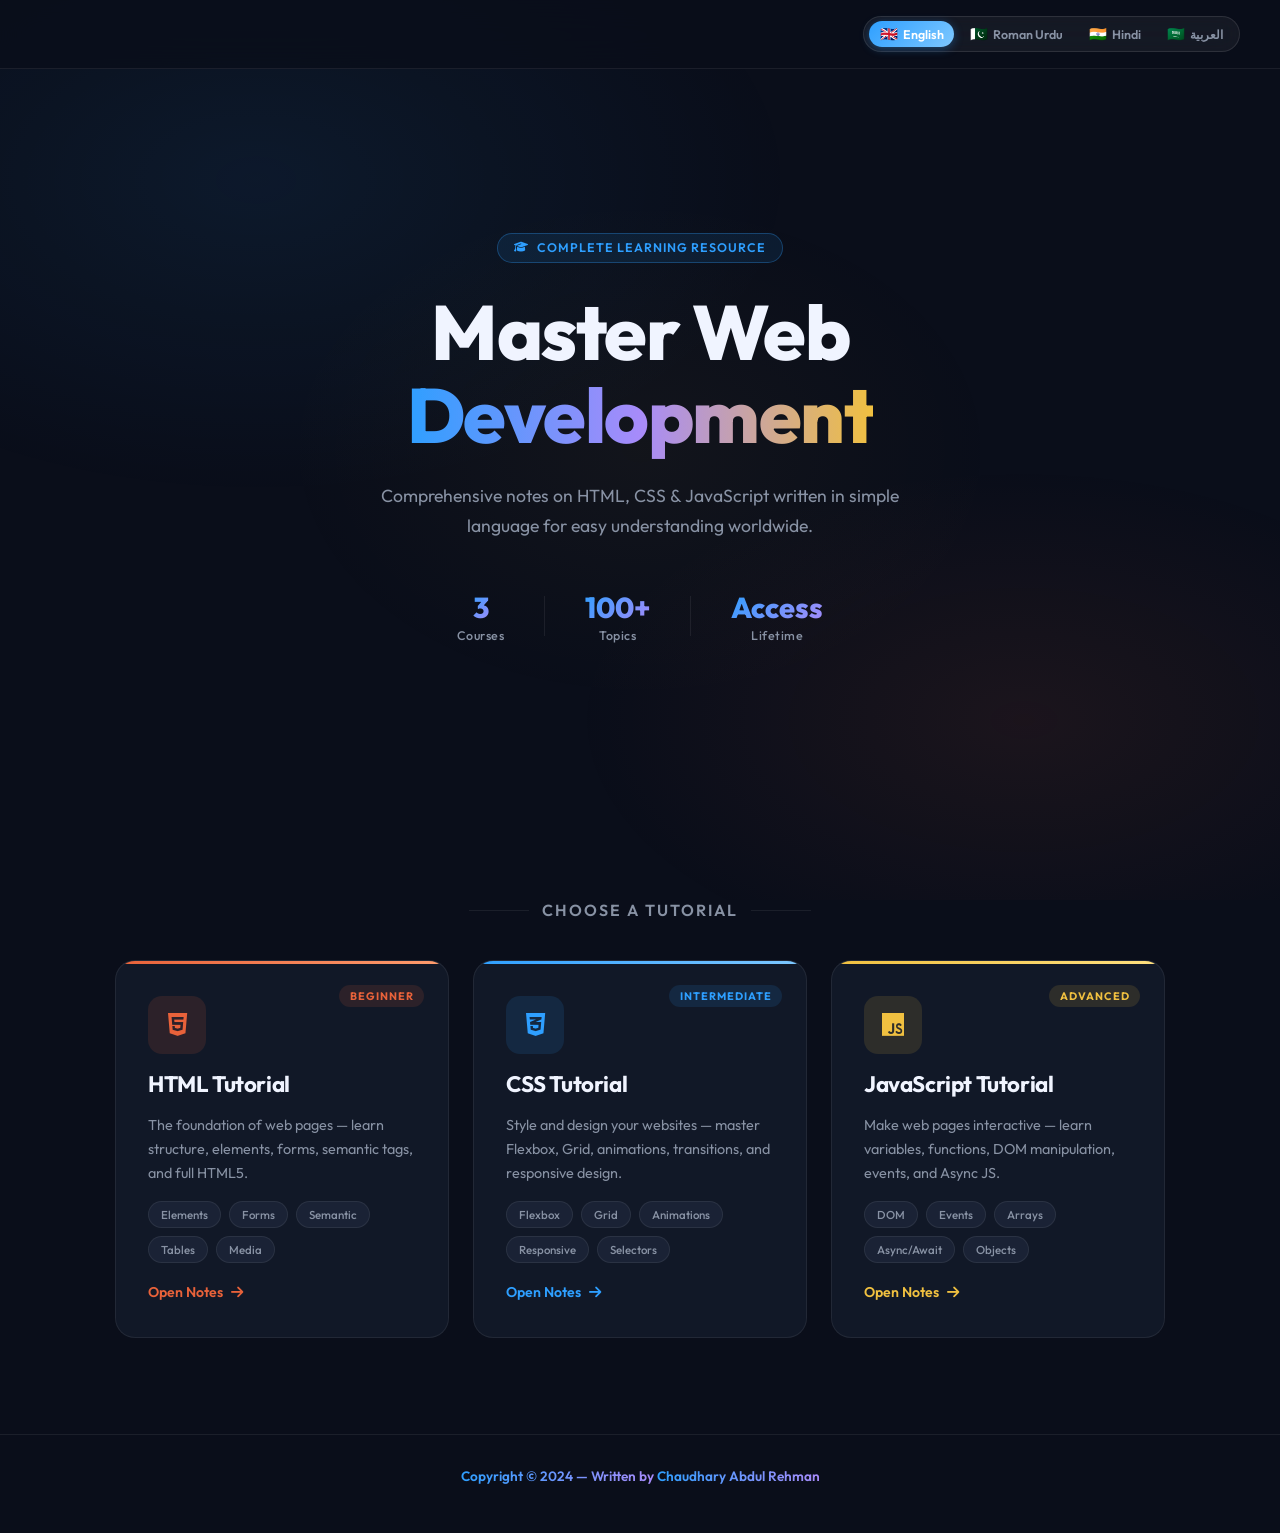
<file: index.html>
<!DOCTYPE html>
<html lang="en">
  <head>
    <meta charset="UTF-8" />
    <meta name="viewport" content="width=device-width, initial-scale=1.0" />
    <title>Web Dev Notes | Abdul Rehman</title>
    <meta
      name="description"
      content="Complete HTML, CSS, and JavaScript notes by Abdul Rehman. A comprehensive web development learning resource."
    />
    <link rel="preconnect" href="https://fonts.googleapis.com" />
    <link rel="preconnect" href="https://fonts.gstatic.com" crossorigin />
    <link
      href="https://fonts.googleapis.com/css2?family=Outfit:wght@300;400;500;600;700;800&display=swap"
      rel="stylesheet"
    />
    <link
      rel="stylesheet"
      href="https://cdnjs.cloudflare.com/ajax/libs/font-awesome/6.6.0/css/all.min.css"
    />
    <style>
      *, *::before, *::after {
        margin: 0;
        padding: 0;
        box-sizing: border-box;
      }

      :root {
        --bg-dark:    #0a0e1a;
        --bg-card:    #111827;
        --bg-card2:   #1a2235;
        --accent-html: #e8623a;
        --accent-css:  #2e9fff;
        --accent-js:   #f0c040;
        --text-primary: #f0f4ff;
        --text-muted:   #8892a4;
        --border:       rgba(255,255,255,0.07);
        --glow-html: rgba(232,98,58,0.25);
        --glow-css:  rgba(46,159,255,0.25);
        --glow-js:   rgba(240,192,64,0.25);
      }

      html { scroll-behavior: smooth; }

      body {
        font-family: 'Outfit', sans-serif;
        background-color: var(--bg-dark);
        color: var(--text-primary);
        min-height: 100vh;
        overflow-x: hidden;
      }

      /* ── Background mesh ── */
      body::before {
        content: '';
        position: fixed;
        inset: 0;
        background:
          radial-gradient(ellipse 60% 50% at 20% 20%, rgba(46,159,255,0.08) 0%, transparent 70%),
          radial-gradient(ellipse 50% 40% at 80% 80%, rgba(232,98,58,0.08) 0%, transparent 70%),
          radial-gradient(ellipse 40% 40% at 50% 50%, rgba(240,192,64,0.04) 0%, transparent 70%);
        pointer-events: none;
        z-index: 0;
      }

      /* ── NAVBAR ── */
      nav {
        position: fixed;
        top: 0; left: 0; right: 0;
        z-index: 100;
        display: flex;
        align-items: center;
        justify-content: space-between;
        padding: 1rem 2.5rem;
        background: rgba(10,14,26,0.75);
        backdrop-filter: blur(18px);
        border-bottom: 1px solid var(--border);
      }

      .nav-logo {
        font-size: 1.25rem;
        font-weight: 700;
        background: linear-gradient(135deg, #2e9fff, #f0c040, #e8623a);
        -webkit-background-clip: text;
        -webkit-text-fill-color: transparent;
        background-clip: text;
        letter-spacing: -0.5px;
      }

      .nav-tag {
        font-size: 0.8rem;
        font-weight: 500;
        color: var(--text-muted);
        background: var(--bg-card2);
        border: 1px solid var(--border);
        padding: 0.3rem 0.9rem;
        border-radius: 999px;
        letter-spacing: 0.5px;
      }

      /* ── HERO ── */
      .hero {
        position: relative;
        z-index: 1;
        min-height: 100vh;
        display: flex;
        flex-direction: column;
        align-items: center;
        justify-content: center;
        text-align: center;
        padding: 7rem 1.5rem 4rem;
      }

      .hero-badge {
        display: inline-flex;
        align-items: center;
        gap: 0.5rem;
        font-size: 0.78rem;
        font-weight: 600;
        color: #2e9fff;
        background: rgba(46,159,255,0.1);
        border: 1px solid rgba(46,159,255,0.3);
        padding: 0.4rem 1rem;
        border-radius: 999px;
        letter-spacing: 1px;
        text-transform: uppercase;
        margin-bottom: 1.8rem;
        animation: fadeSlideDown 0.6s ease both;
      }

      .hero-badge i { font-size: 0.7rem; }

      .hero h1 {
        font-size: clamp(2.6rem, 6vw, 5rem);
        font-weight: 800;
        line-height: 1.08;
        letter-spacing: -1.5px;
        margin-bottom: 1.5rem;
        animation: fadeSlideDown 0.7s 0.1s ease both;
      }

      .hero h1 .line-gradient {
        background: linear-gradient(90deg, #2e9fff 0%, #a78bfa 50%, #f0c040 100%);
        -webkit-background-clip: text;
        -webkit-text-fill-color: transparent;
        background-clip: text;
      }

      .hero p {
        font-size: 1.1rem;
        color: var(--text-muted);
        max-width: 520px;
        line-height: 1.7;
        margin-bottom: 3rem;
        animation: fadeSlideDown 0.7s 0.2s ease both;
      }

      .hero-stats {
        display: flex;
        gap: 2.5rem;
        justify-content: center;
        flex-wrap: wrap;
        margin-bottom: 4.5rem;
        animation: fadeSlideDown 0.7s 0.3s ease both;
      }

      .stat {
        display: flex;
        flex-direction: column;
        align-items: center;
        gap: 0.2rem;
      }

      .stat-number {
        font-size: 1.8rem;
        font-weight: 800;
        background: linear-gradient(135deg, #2e9fff, #a78bfa);
        -webkit-background-clip: text;
        -webkit-text-fill-color: transparent;
        background-clip: text;
      }

      .stat-label {
        font-size: 0.78rem;
        color: var(--text-muted);
        font-weight: 500;
        letter-spacing: 0.5px;
      }

      .stat-divider {
        width: 1px;
        height: 40px;
        background: var(--border);
        align-self: center;
      }

      /* ── CARDS SECTION ── */
      .cards-section {
        position: relative;
        z-index: 1;
        padding: 0 1.5rem 6rem;
        display: flex;
        flex-direction: column;
        align-items: center;
      }

      .cards-section h2 {
        font-size: 1rem;
        font-weight: 600;
        color: var(--text-muted);
        text-transform: uppercase;
        letter-spacing: 2px;
        margin-bottom: 2.5rem;
        display: flex;
        align-items: center;
        gap: 0.8rem;
      }

      .cards-section h2::before,
      .cards-section h2::after {
        content: '';
        display: block;
        height: 1px;
        width: 60px;
        background: var(--border);
      }

      .cards-grid {
        display: grid;
        grid-template-columns: repeat(auto-fit, minmax(300px, 1fr));
        gap: 1.5rem;
        width: 100%;
        max-width: 1050px;
      }

      /* ── SINGLE CARD ── */
      .card {
        position: relative;
        background: var(--bg-card);
        border: 1px solid var(--border);
        border-radius: 20px;
        padding: 2.2rem 2rem;
        display: flex;
        flex-direction: column;
        gap: 1rem;
        text-decoration: none;
        color: inherit;
        overflow: hidden;
        transition: transform 0.35s cubic-bezier(.34,1.56,.64,1),
                    box-shadow 0.35s ease,
                    border-color 0.35s ease;
        animation: fadeSlideUp 0.7s ease both;
      }

      .card:nth-child(1) { animation-delay: 0.1s; }
      .card:nth-child(2) { animation-delay: 0.2s; }
      .card:nth-child(3) { animation-delay: 0.3s; }

      /* Glow overlay on hover */
      .card::before {
        content: '';
        position: absolute;
        inset: 0;
        border-radius: 20px;
        opacity: 0;
        transition: opacity 0.35s ease;
      }

      .card--html::before { background: radial-gradient(ellipse at top left, var(--glow-html), transparent 70%); }
      .card--css::before  { background: radial-gradient(ellipse at top left, var(--glow-css),  transparent 70%); }
      .card--js::before   { background: radial-gradient(ellipse at top left, var(--glow-js),   transparent 70%); }

      .card:hover { transform: translateY(-8px); }
      .card--html:hover { box-shadow: 0 20px 60px var(--glow-html); border-color: rgba(232,98,58,0.4); }
      .card--css:hover  { box-shadow: 0 20px 60px var(--glow-css);  border-color: rgba(46,159,255,0.4); }
      .card--js:hover   { box-shadow: 0 20px 60px var(--glow-js);   border-color: rgba(240,192,64,0.4); }
      .card:hover::before { opacity: 1; }

      /* Top stripe */
      .card-stripe {
        position: absolute;
        top: 0; left: 0; right: 0;
        height: 3px;
        border-radius: 20px 20px 0 0;
      }

      .card--html .card-stripe { background: linear-gradient(90deg, #e8623a, #ff9d6e); }
      .card--css  .card-stripe { background: linear-gradient(90deg, #2e9fff, #7ec8ff); }
      .card--js   .card-stripe { background: linear-gradient(90deg, #f0c040, #ffe080); }

      .card-icon-wrap {
        position: relative;
        width: 58px; height: 58px;
        border-radius: 14px;
        display: flex;
        align-items: center;
        justify-content: center;
        font-size: 1.6rem;
        flex-shrink: 0;
      }

      .card--html .card-icon-wrap { background: rgba(232,98,58,0.12); color: var(--accent-html); }
      .card--css  .card-icon-wrap { background: rgba(46,159,255,0.12); color: var(--accent-css); }
      .card--js   .card-icon-wrap { background: rgba(240,192,64,0.12); color: var(--accent-js); }

      .card-tag {
        position: absolute;
        top: 1.5rem; right: 1.5rem;
        font-size: 0.68rem;
        font-weight: 700;
        letter-spacing: 1px;
        text-transform: uppercase;
        padding: 0.25rem 0.65rem;
        border-radius: 999px;
      }

      .card--html .card-tag { background: rgba(232,98,58,0.12); color: var(--accent-html); }
      .card--css  .card-tag { background: rgba(46,159,255,0.12); color: var(--accent-css); }
      .card--js   .card-tag { background: rgba(240,192,64,0.12); color: var(--accent-js); }

      .card-title {
        font-size: 1.4rem;
        font-weight: 700;
        letter-spacing: -0.4px;
        position: relative;
        z-index: 1;
      }

      .card-desc {
        font-size: 0.9rem;
        color: var(--text-muted);
        line-height: 1.65;
        position: relative;
        z-index: 1;
        flex: 1;
      }

      .card-topics {
        display: flex;
        flex-wrap: wrap;
        gap: 0.5rem;
        position: relative;
        z-index: 1;
      }

      .topic-pill {
        font-size: 0.72rem;
        font-weight: 500;
        padding: 0.3rem 0.75rem;
        border-radius: 999px;
        border: 1px solid var(--border);
        background: var(--bg-card2);
        color: var(--text-muted);
        transition: background 0.2s, color 0.2s;
      }

      .card:hover .topic-pill { background: rgba(255,255,255,0.05); }

      .card-cta {
        display: flex;
        align-items: center;
        gap: 0.5rem;
        font-size: 0.88rem;
        font-weight: 600;
        position: relative;
        z-index: 1;
        margin-top: 0.3rem;
        transition: gap 0.2s;
      }

      .card--html .card-cta { color: var(--accent-html); }
      .card--css  .card-cta { color: var(--accent-css); }
      .card--js   .card-cta { color: var(--accent-js); }
      .card:hover .card-cta { gap: 0.9rem; }

      /* ── FOOTER ── */
      footer {
        position: relative;
        z-index: 1;
        text-align: center;
        padding: 2rem 1.5rem 3rem;
        color: var(--text-muted);
        font-size: 0.85rem;
        border-top: 1px solid var(--border);
      }

      footer span {
        background: linear-gradient(90deg, #2e9fff, #a78bfa);
        -webkit-background-clip: text;
        -webkit-text-fill-color: transparent;
        background-clip: text;
        font-weight: 600;
      }

      /* ── ANIMATIONS ── */
      @keyframes fadeSlideDown {
        from { opacity: 0; transform: translateY(-18px); }
        to   { opacity: 1; transform: translateY(0); }
      }

      @keyframes fadeSlideUp {
        from { opacity: 0; transform: translateY(24px); }
        to   { opacity: 1; transform: translateY(0); }
      }

      /* ── RESPONSIVE ── */
      @media (max-width: 600px) {
        nav { padding: 0.9rem 1.2rem; }
        .hero h1 { letter-spacing: -1px; }
        .hero-stats { gap: 1.5rem; }
        .cards-grid { grid-template-columns: 1fr; }
      }
    </style>
  </head>
  <body>

    <!-- NAVBAR -->
    <nav>
      <div class="nav-logo" data-i18n="nav_logo">&#60;AbdulRehman /&#62;</div>
      <div class="nav-lang-container"></div>
    </nav>

    <!-- HERO -->
    <section class="hero">
      <div class="hero-badge">
        <i class="fa-solid fa-graduation-cap"></i>
        <span data-i18n="hero_badge">Complete Learning Resource</span>
      </div>

      <h1>
        <span data-i18n="hero_title_1">Master Web</span><br />
        <span class="line-gradient" data-i18n="hero_title_2">Development</span>
      </h1>

      <p data-i18n="hero_desc">
        Comprehensive notes on HTML, CSS &amp; JavaScript written in simple language for easy understanding worldwide.
      </p>

      <div class="hero-stats">
        <div class="stat">
          <span class="stat-number">3</span>
          <span class="stat-label" data-i18n="stat_courses">Courses</span>
        </div>
        <div class="stat-divider"></div>
        <div class="stat">
          <span class="stat-number">100+</span>
          <span class="stat-label" data-i18n="stat_topics">Topics</span>
        </div>
        <div class="stat-divider"></div>
        <div class="stat">
          <span class="stat-number" data-i18n="stat_access">Access</span>
          <span class="stat-label" data-i18n="stat_limit">Lifetime</span>
        </div>
      </div>
    </section>

    <!-- CARDS -->
    <section class="cards-section">
      <h2 data-i18n="cards_heading">Choose a Tutorial</h2>

      <div class="cards-grid">

        <!-- HTML Card -->
        <a href="html-tutorial/index.html" id="html-card" class="card card--html">
          <div class="card-stripe"></div>
          <div class="card-tag" data-i18n="tag_beginner">Beginner</div>
          <div class="card-icon-wrap">
            <i class="fa-brands fa-html5"></i>
          </div>
          <div class="card-title" data-i18n="card_html_title">HTML Tutorial</div>
          <p class="card-desc" data-i18n="card_html_desc">
            The foundation of web pages — learn structure, elements, forms, semantic tags, and full HTML5.
          </p>
          <div class="card-topics">
            <span class="topic-pill" data-i18n="pill_elements">Elements</span>
            <span class="topic-pill" data-i18n="pill_forms">Forms</span>
            <span class="topic-pill" data-i18n="pill_semantic">Semantic</span>
            <span class="topic-pill" data-i18n="pill_tables">Tables</span>
            <span class="topic-pill" data-i18n="pill_media">Media</span>
          </div>
          <div class="card-cta">
            <span data-i18n="btn_open_notes">Open Notes</span> <i class="fa-solid fa-arrow-right"></i>
          </div>
        </a>

        <!-- CSS Card -->
        <a href="css-tutorial/index.html" id="css-card" class="card card--css">
          <div class="card-stripe"></div>
          <div class="card-tag" data-i18n="tag_intermediate">Intermediate</div>
          <div class="card-icon-wrap">
            <i class="fa-brands fa-css3-alt"></i>
          </div>
          <div class="card-title" data-i18n="card_css_title">CSS Tutorial</div>
          <p class="card-desc" data-i18n="card_css_desc">
            Style and design your websites — master Flexbox, Grid, animations, transitions, and responsive design.
          </p>
          <div class="card-topics">
            <span class="topic-pill" data-i18n="pill_flexbox">Flexbox</span>
            <span class="topic-pill" data-i18n="pill_grid">Grid</span>
            <span class="topic-pill" data-i18n="pill_animations">Animations</span>
            <span class="topic-pill" data-i18n="pill_responsive">Responsive</span>
            <span class="topic-pill" data-i18n="pill_selectors">Selectors</span>
          </div>
          <div class="card-cta">
            <span data-i18n="btn_open_notes">Open Notes</span> <i class="fa-solid fa-arrow-right"></i>
          </div>
        </a>

        <!-- JS Card -->
        <a href="js-tutorial/index.html" id="js-card" class="card card--js">
          <div class="card-stripe"></div>
          <div class="card-tag" data-i18n="tag_advanced">Advanced</div>
          <div class="card-icon-wrap">
            <i class="fa-brands fa-js"></i>
          </div>
          <div class="card-title" data-i18n="card_js_title">JavaScript Tutorial</div>
          <p class="card-desc" data-i18n="card_js_desc">
            Make web pages interactive — learn variables, functions, DOM manipulation, events, and Async JS.
          </p>
          <div class="card-topics">
            <span class="topic-pill" data-i18n="pill_dom">DOM</span>
            <span class="topic-pill" data-i18n="pill_events">Events</span>
            <span class="topic-pill" data-i18n="pill_arrays">Arrays</span>
            <span class="topic-pill" data-i18n="pill_async">Async/Await</span>
            <span class="topic-pill" data-i18n="pill_objects">Objects</span>
          </div>
          <div class="card-cta">
            <span data-i18n="btn_open_notes">Open Notes</span> <i class="fa-solid fa-arrow-right"></i>
          </div>
        </a>

      </div>
    </section>

    <!-- FOOTER -->
    <footer>
      <p><span data-i18n="lbl_copyright">Copyright &copy; 2024 — Written by</span> <span>Chaudhary Abdul Rehman</span></p>
    </footer>

    <!-- i18n Scripts -->
    <script src="js/translations.js"></script>
    <script src="js/i18n.js"></script>
  </body>
</html>
</file>
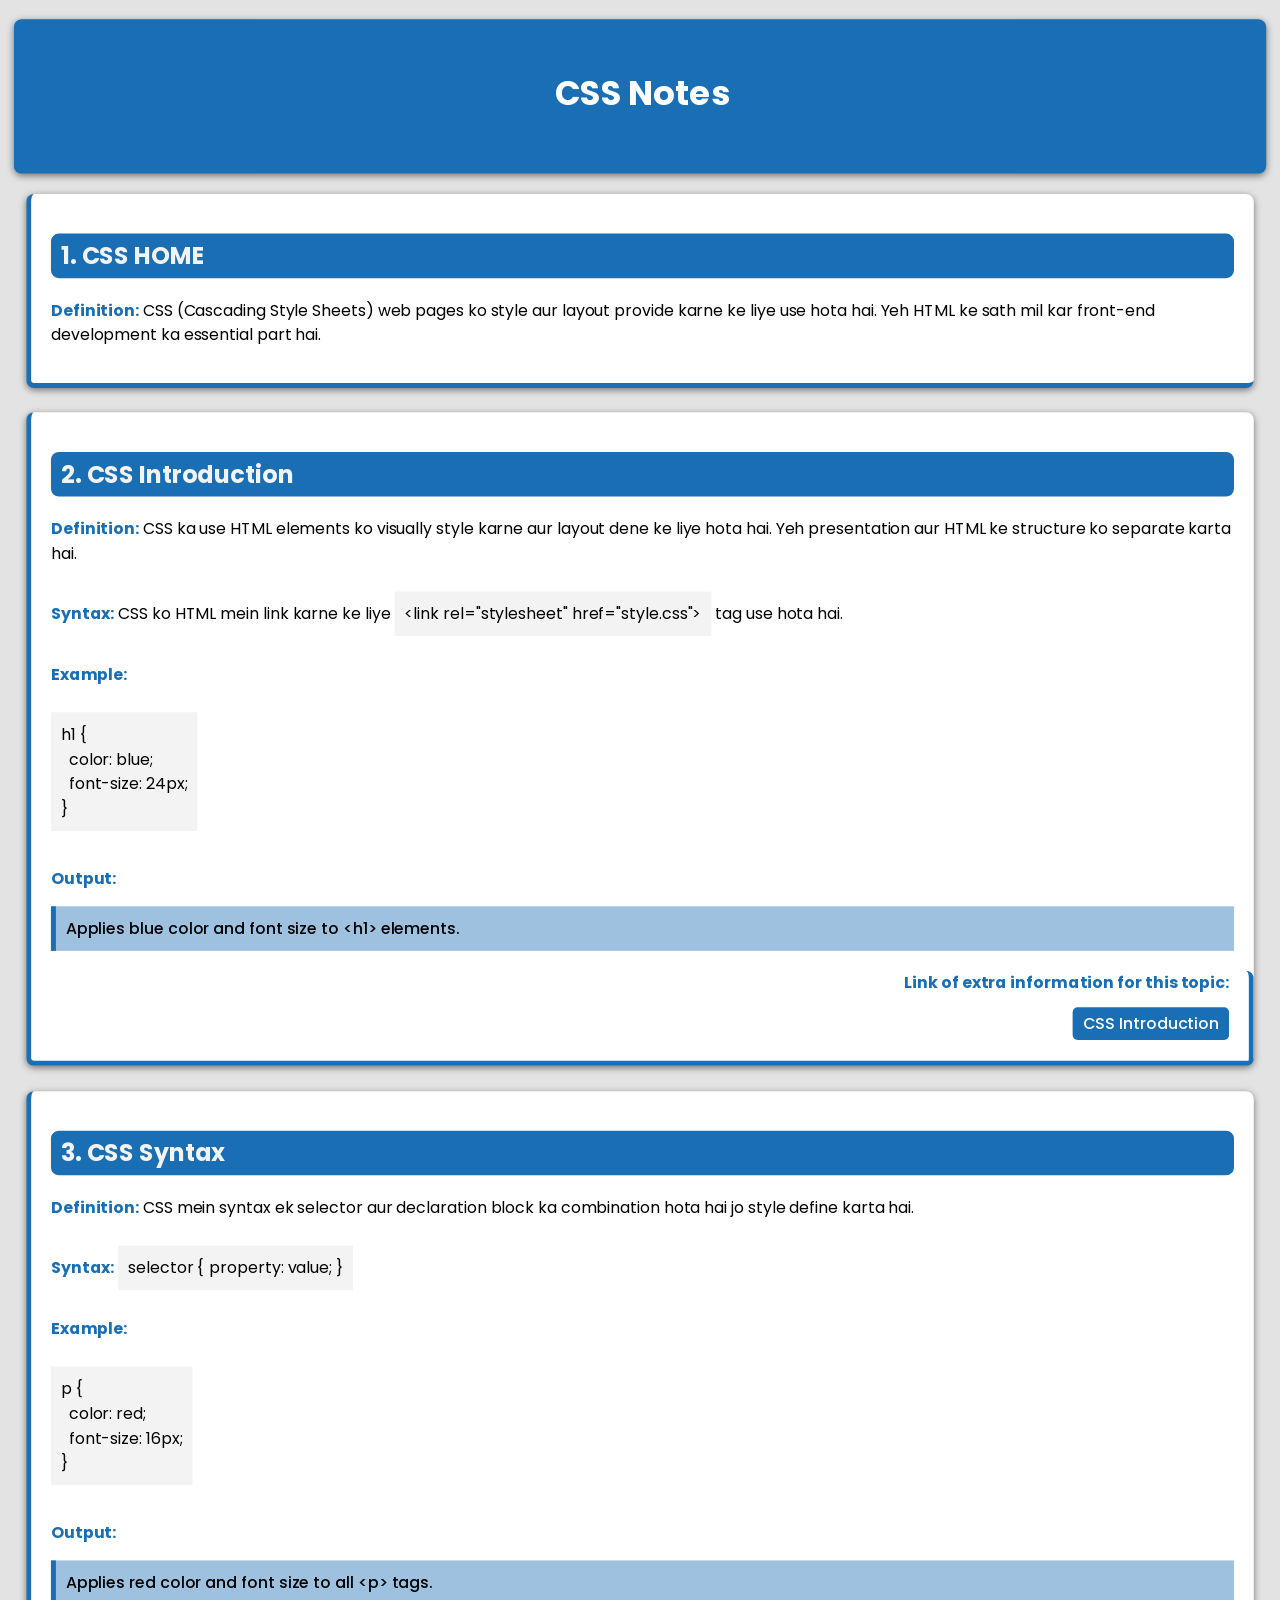
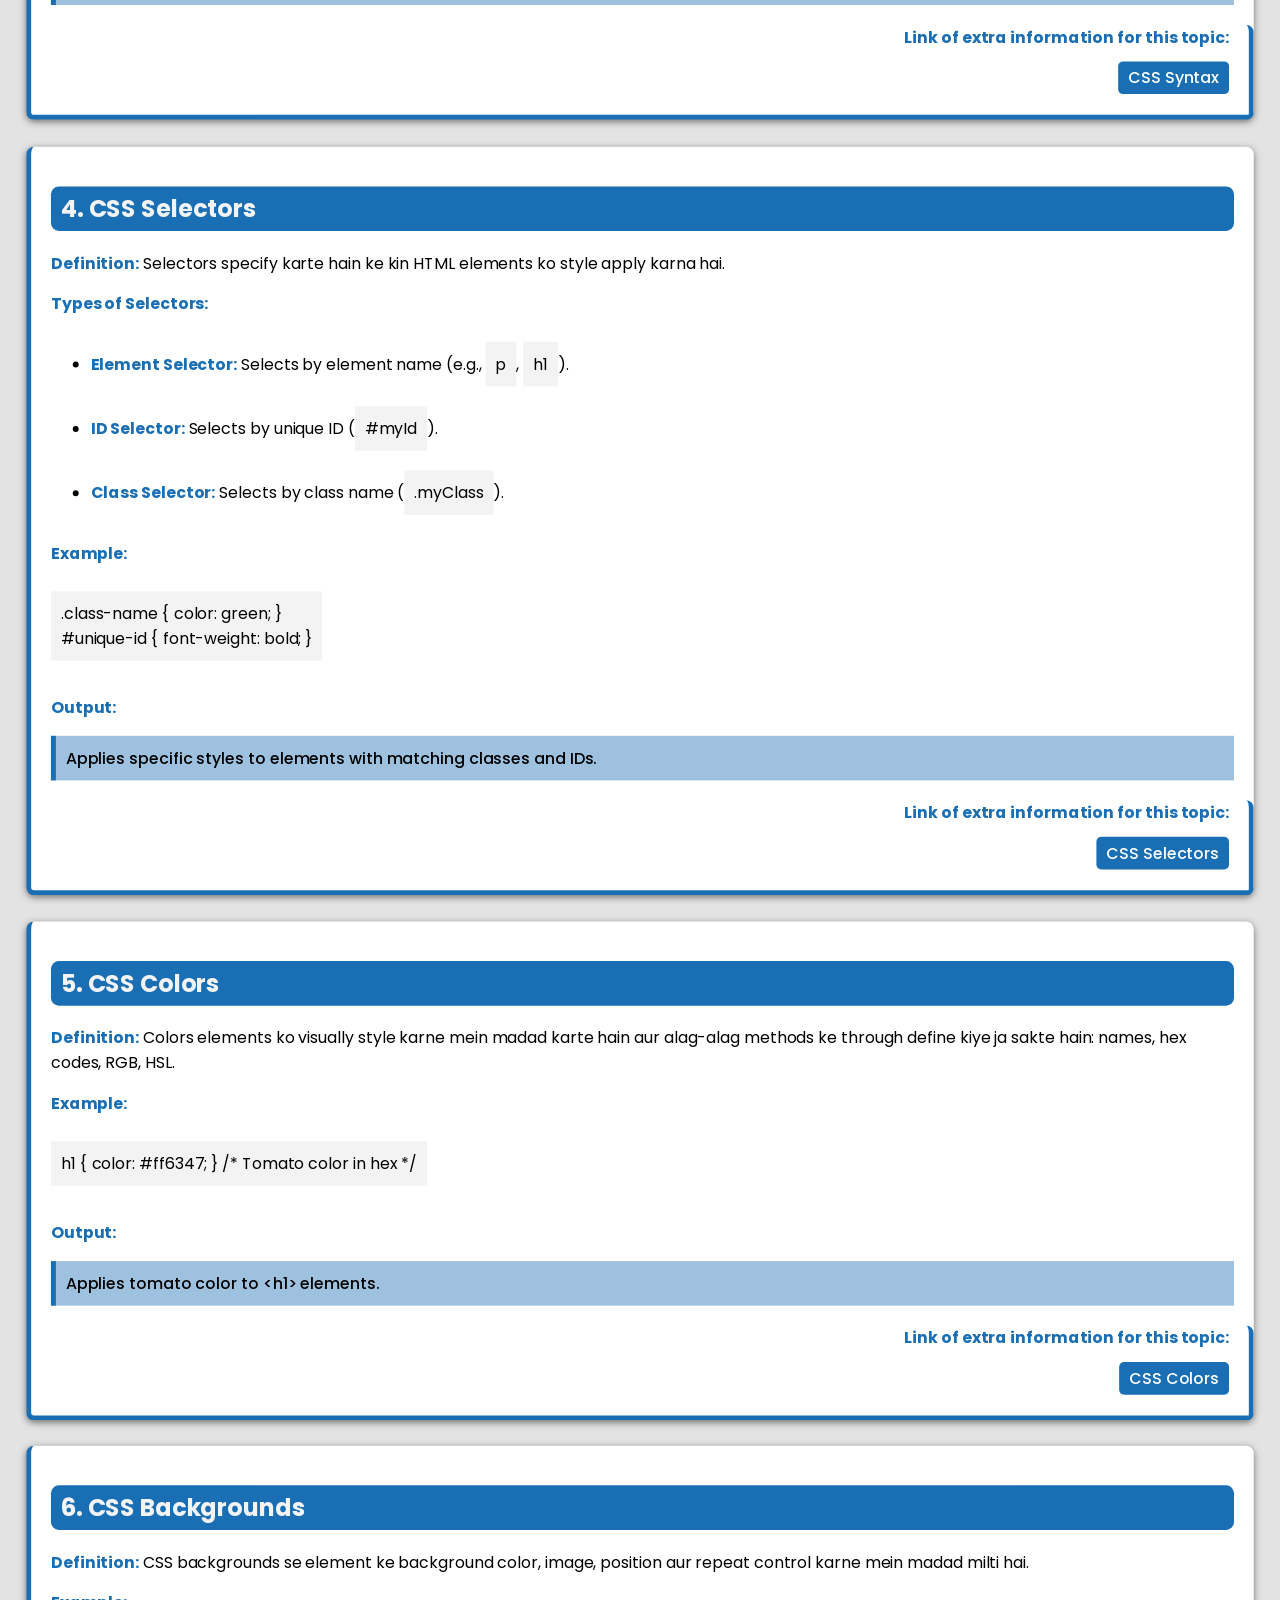
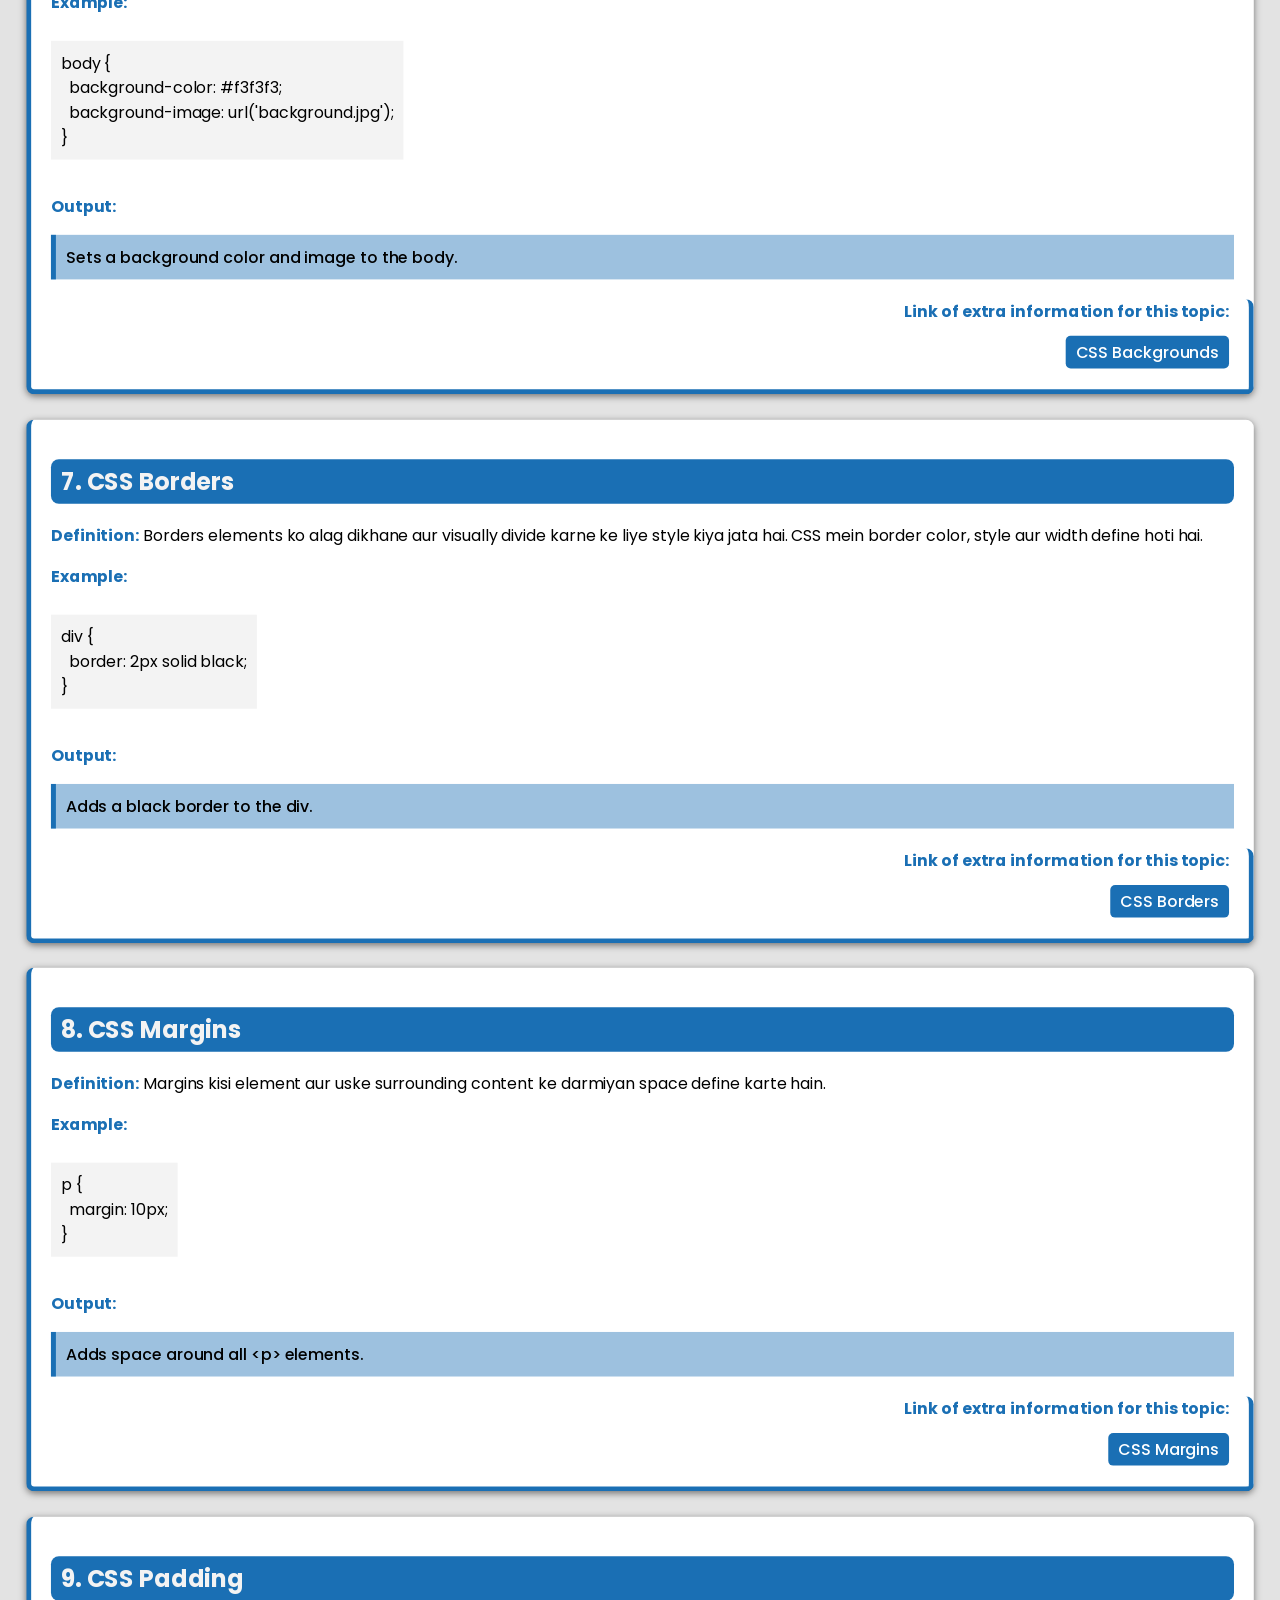
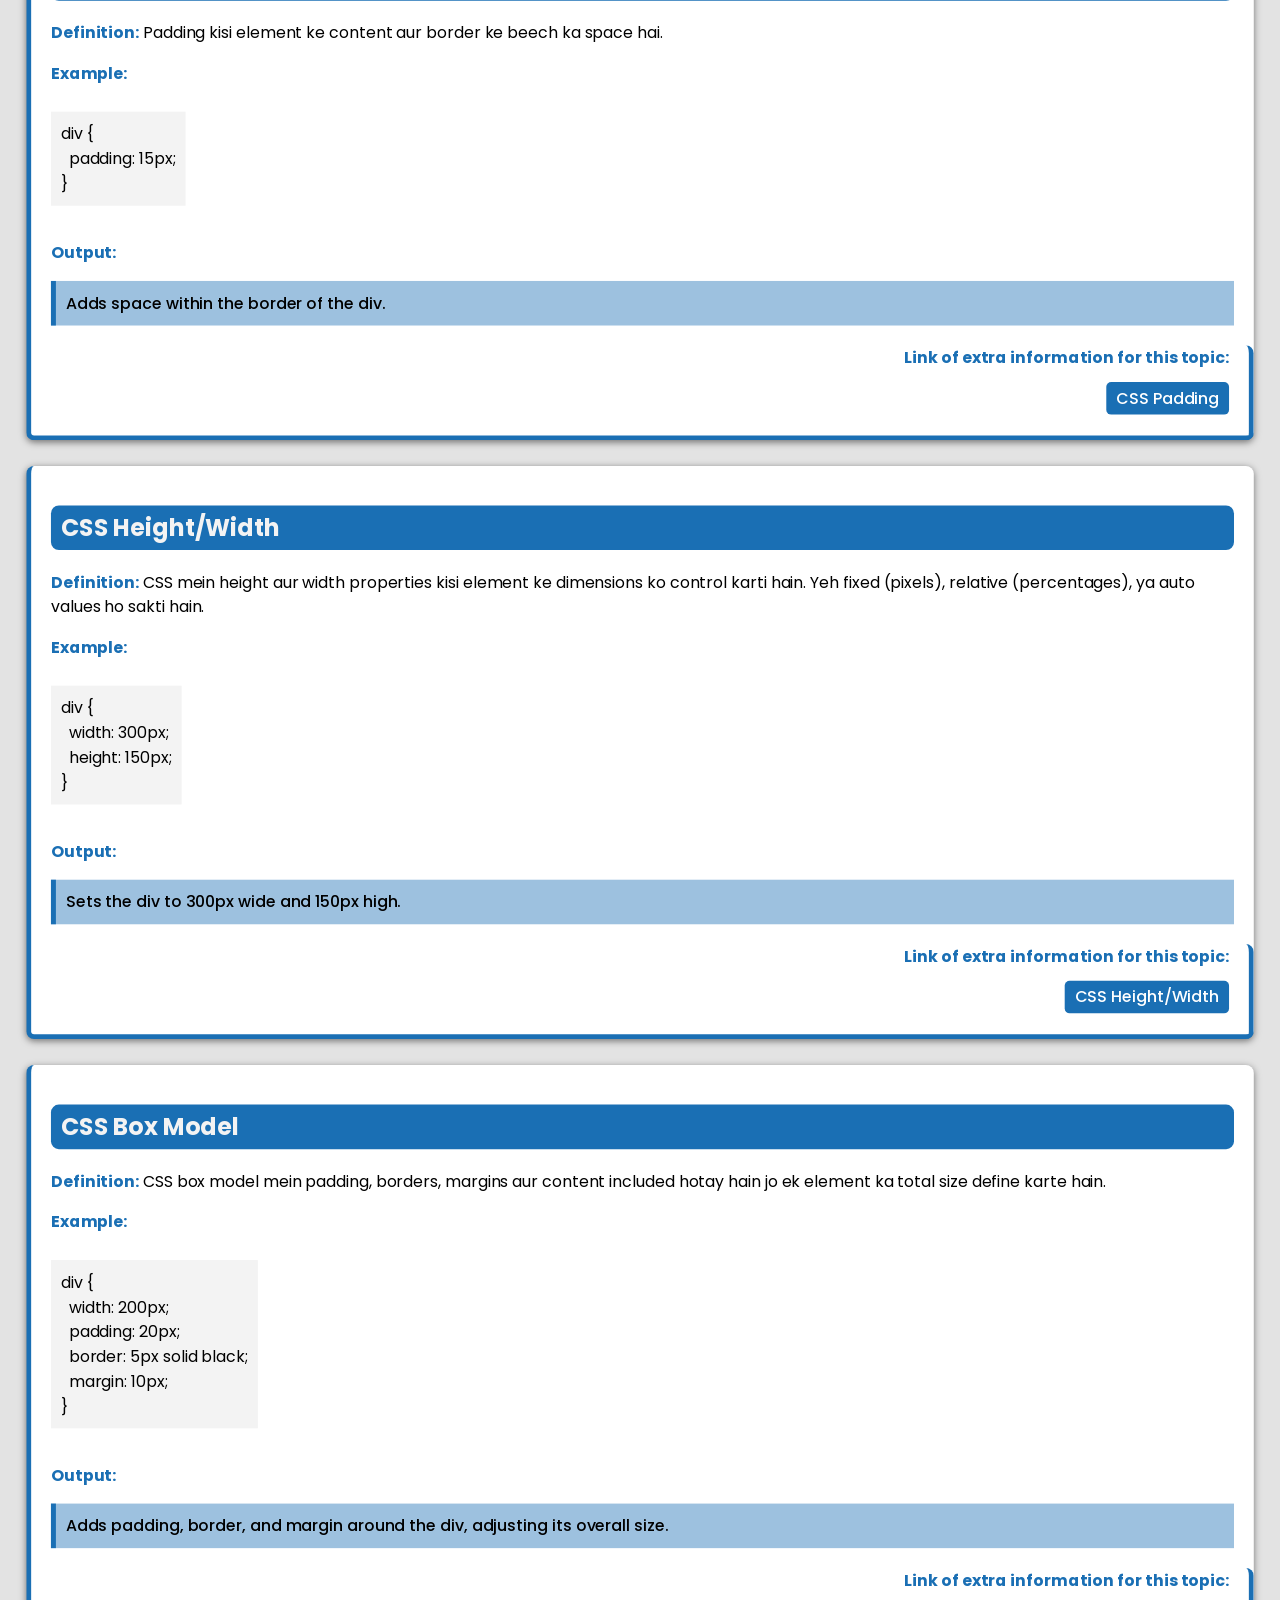
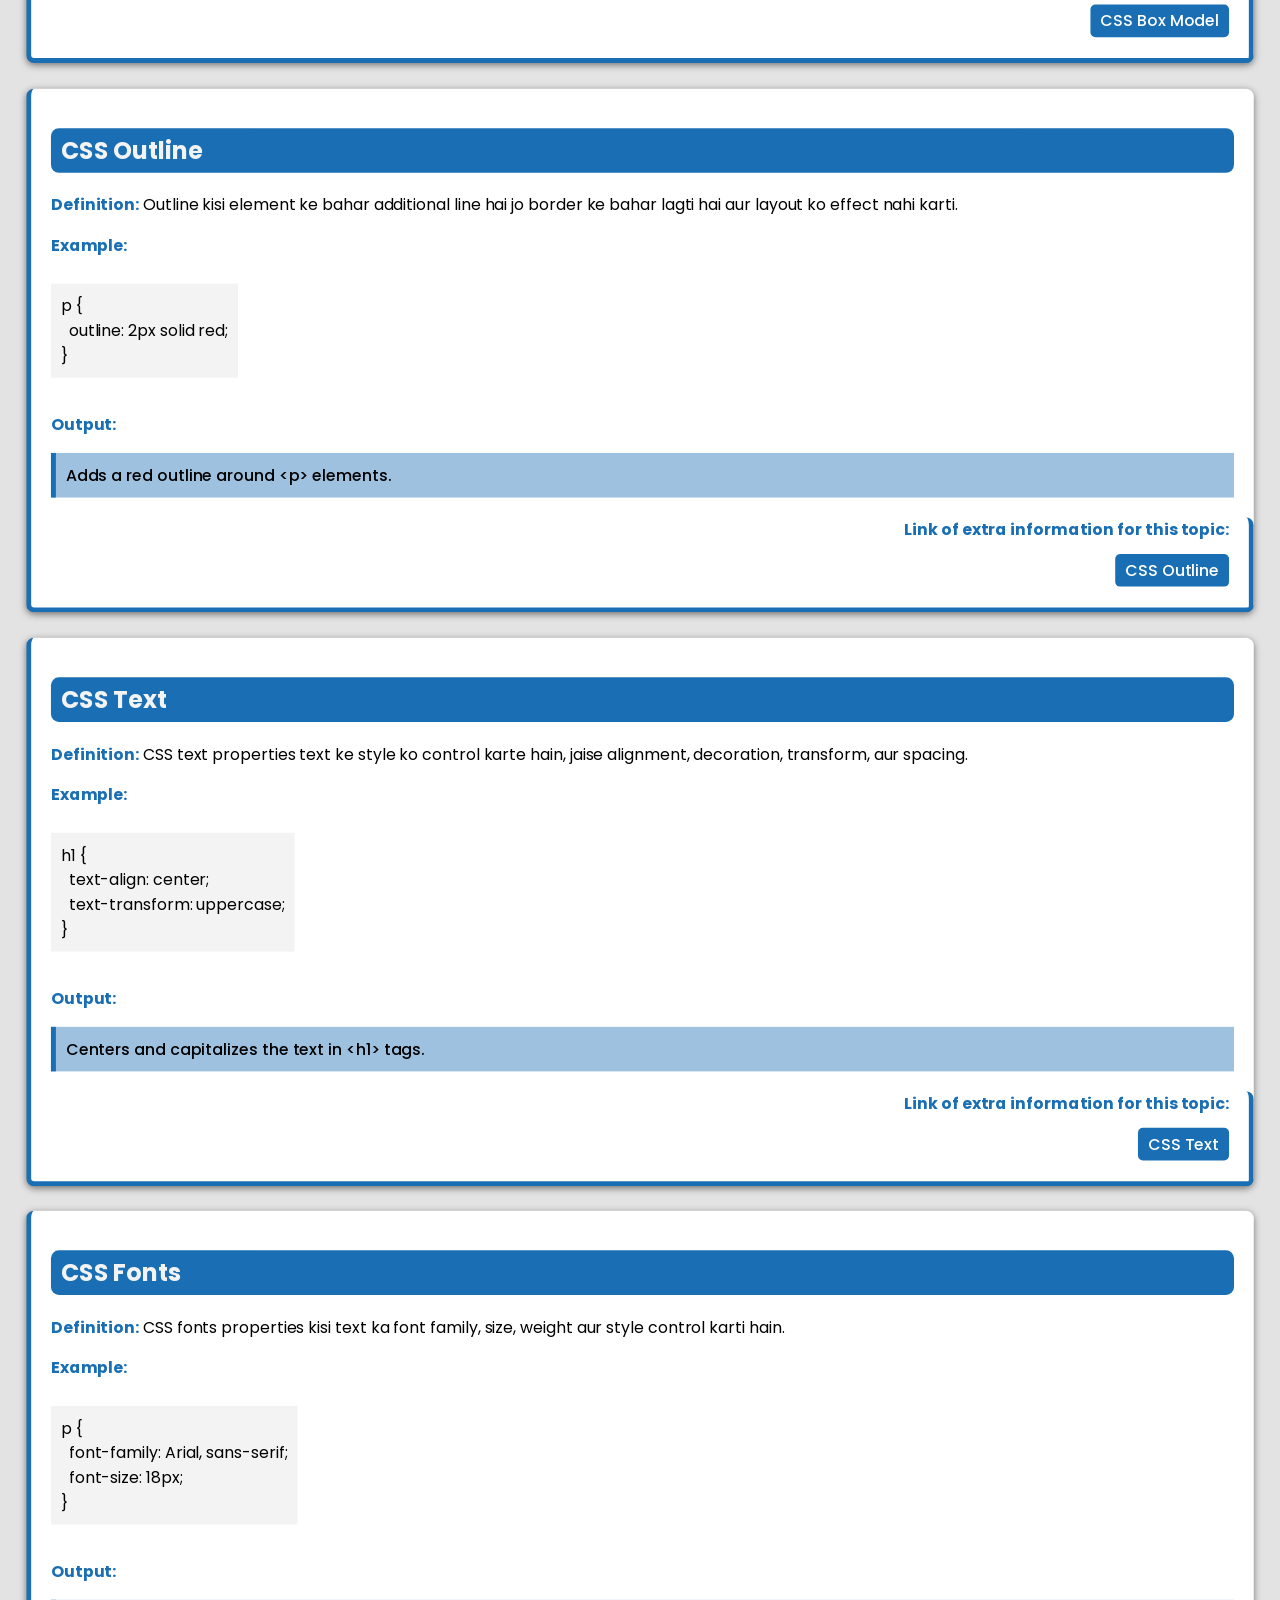
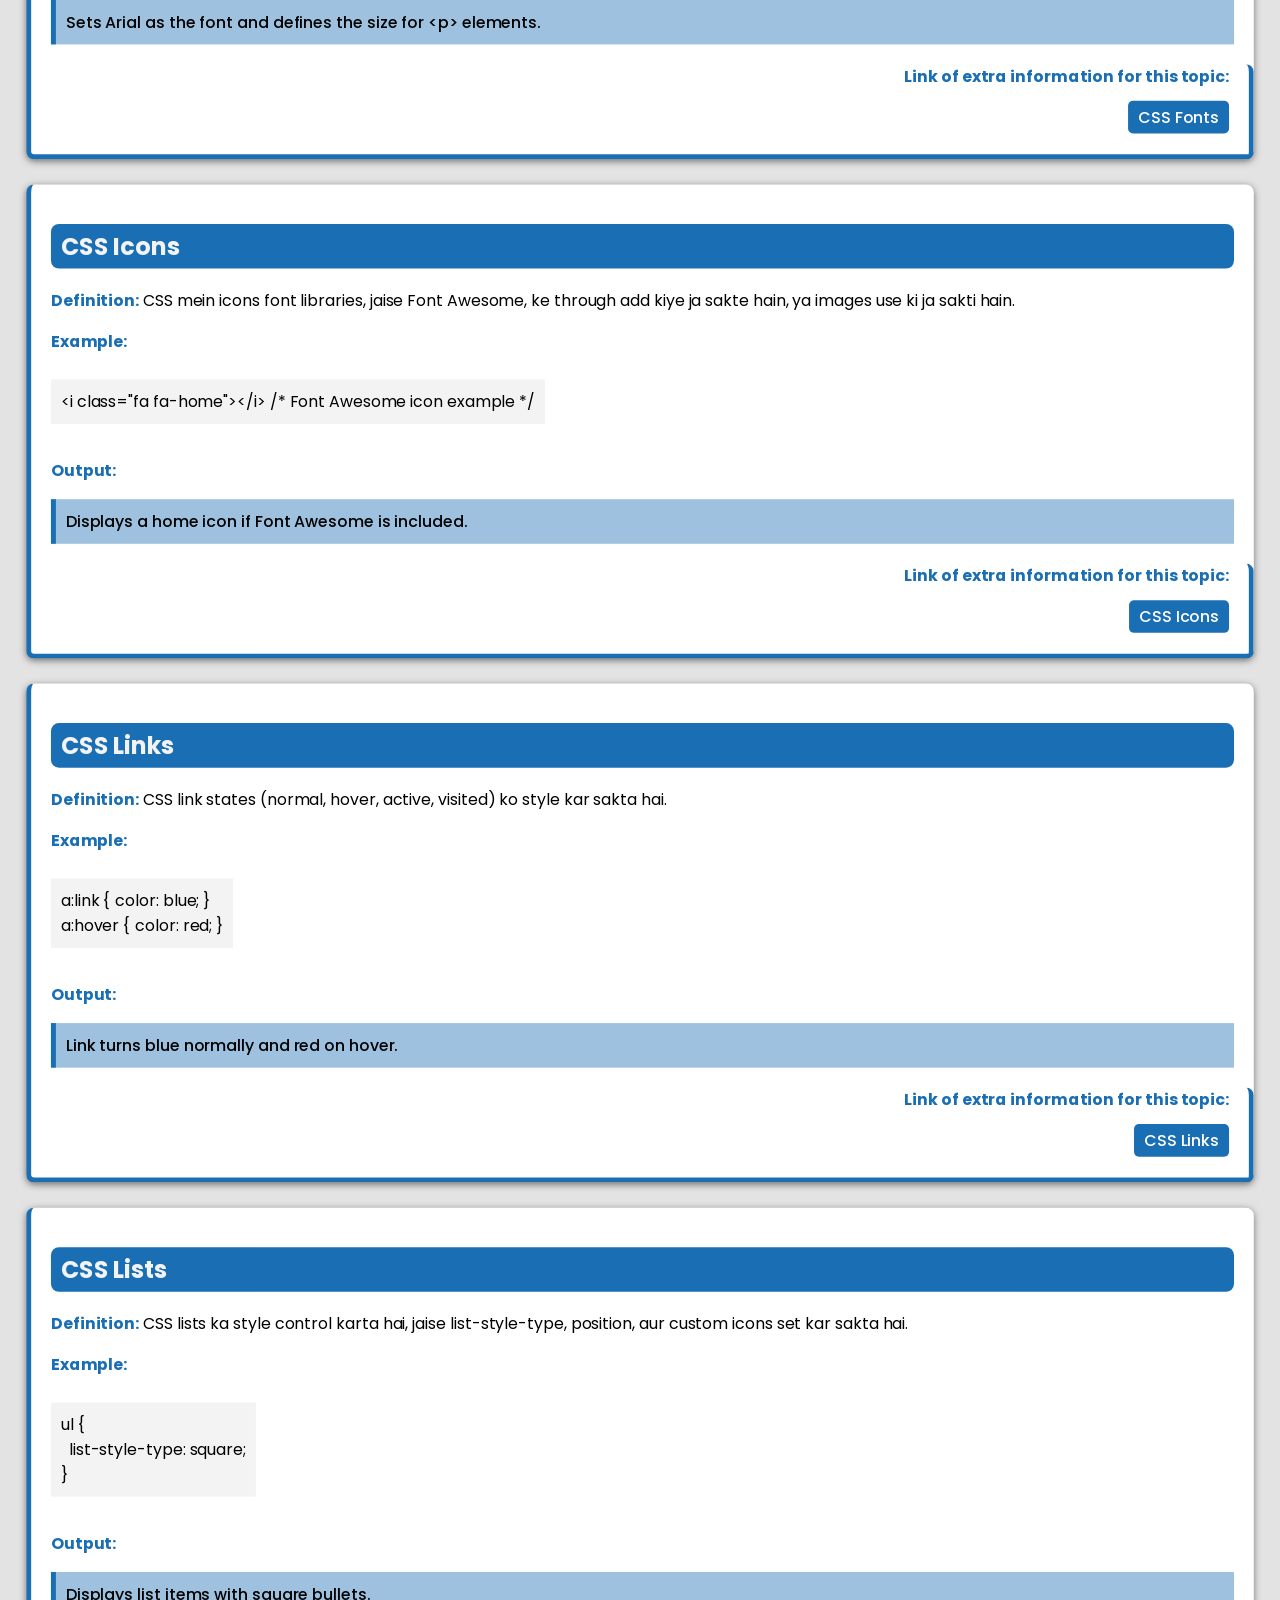
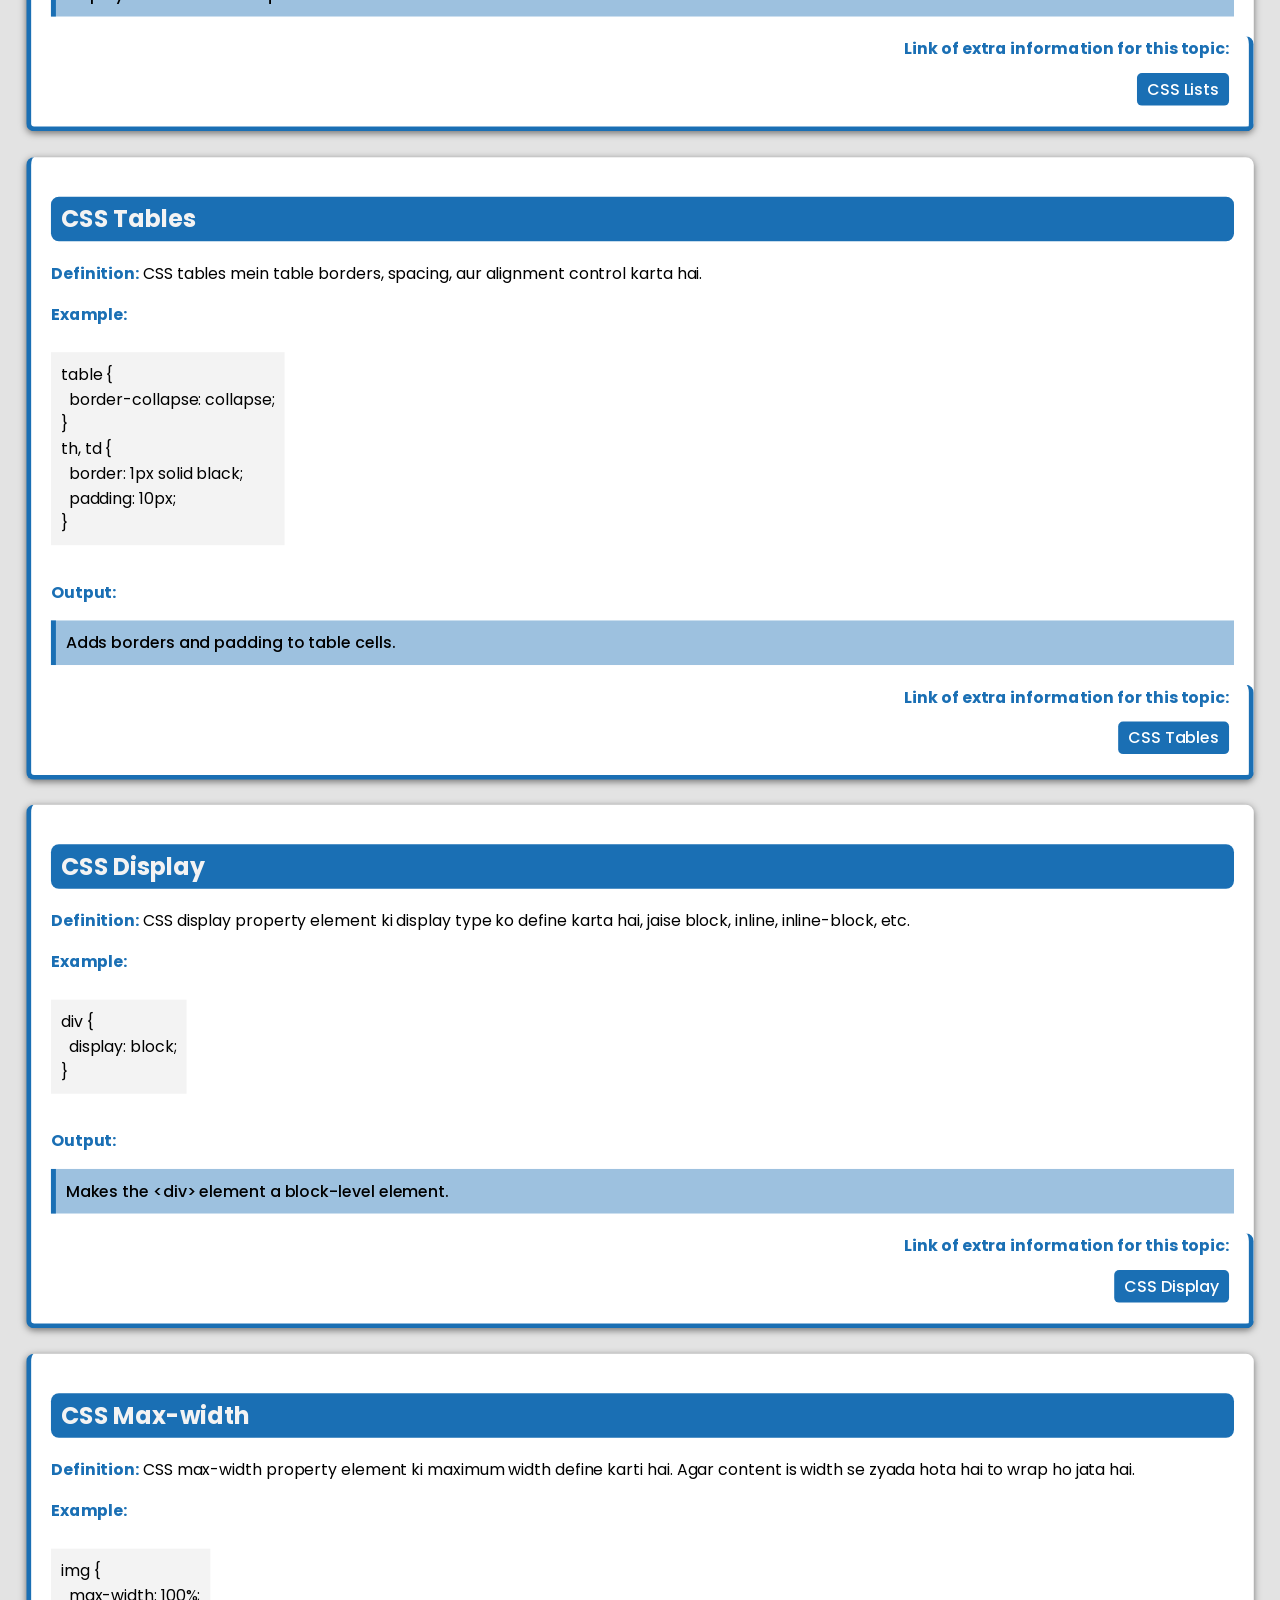
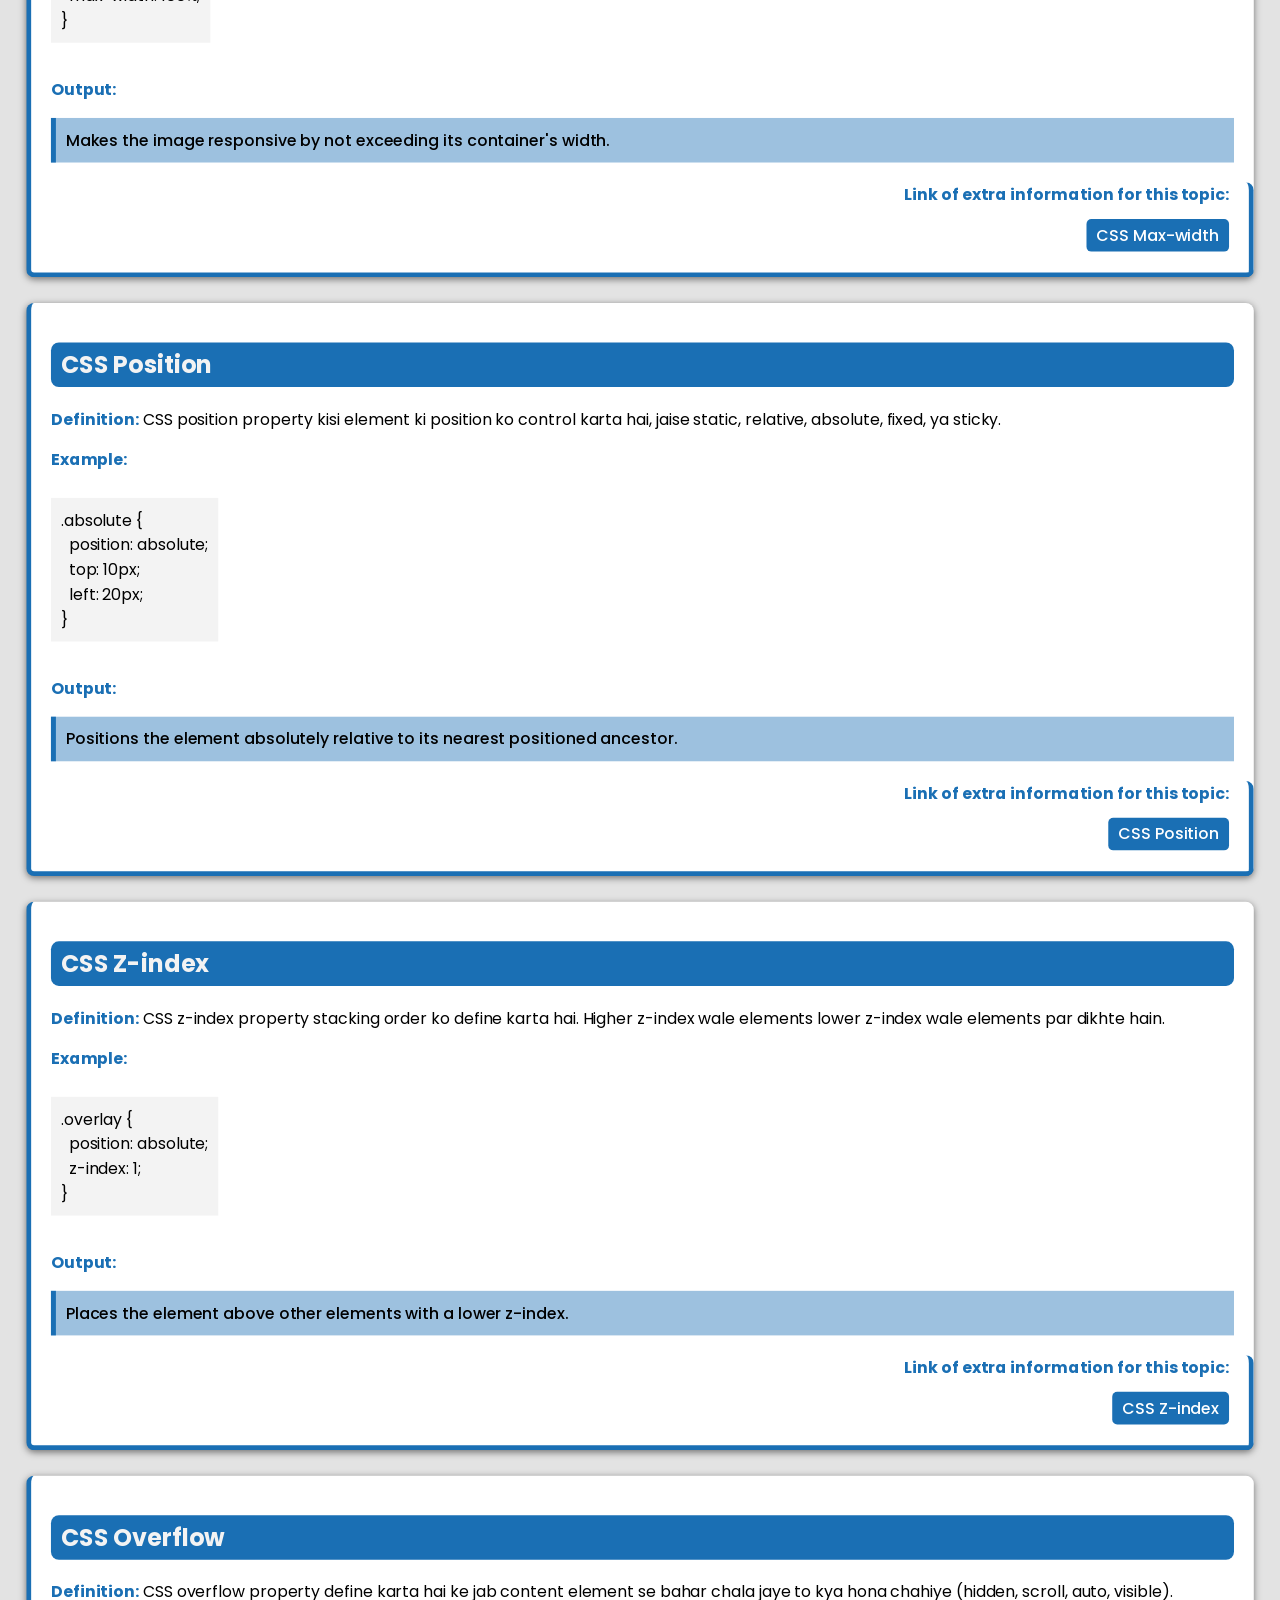
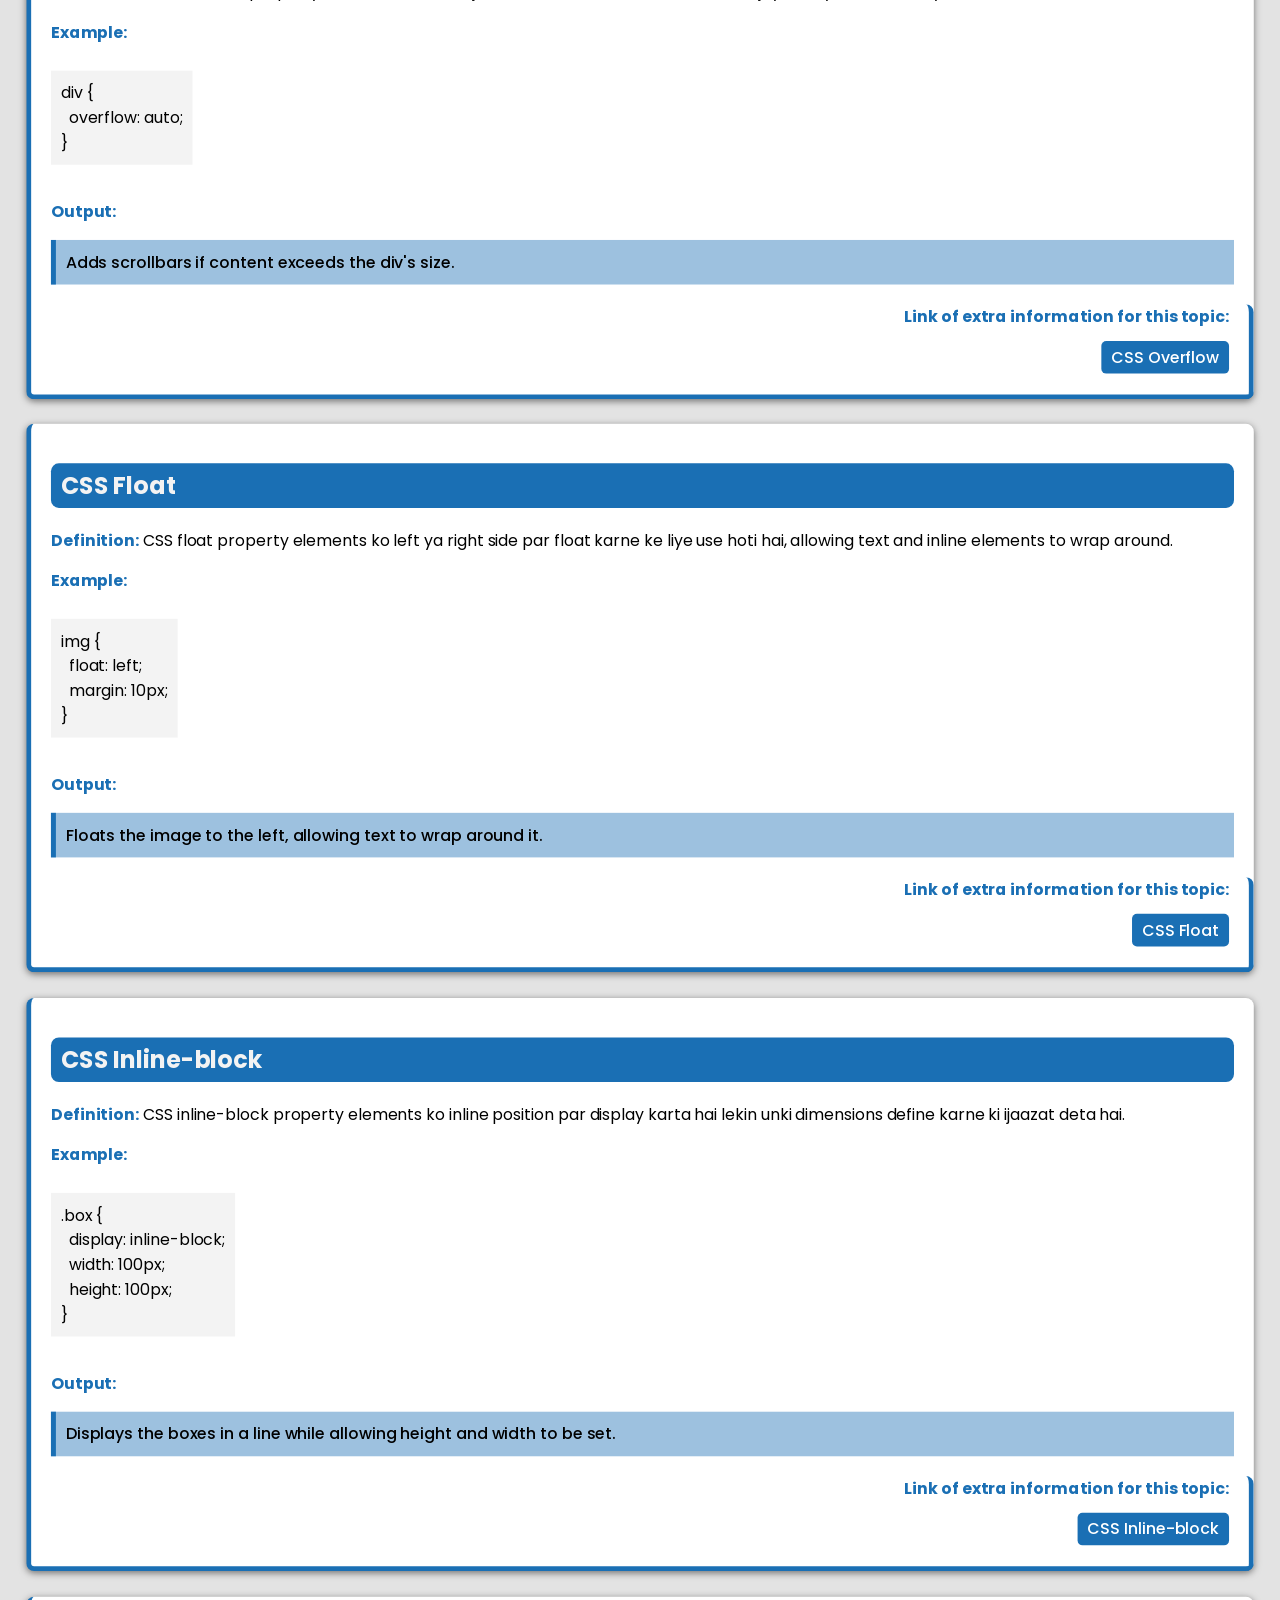
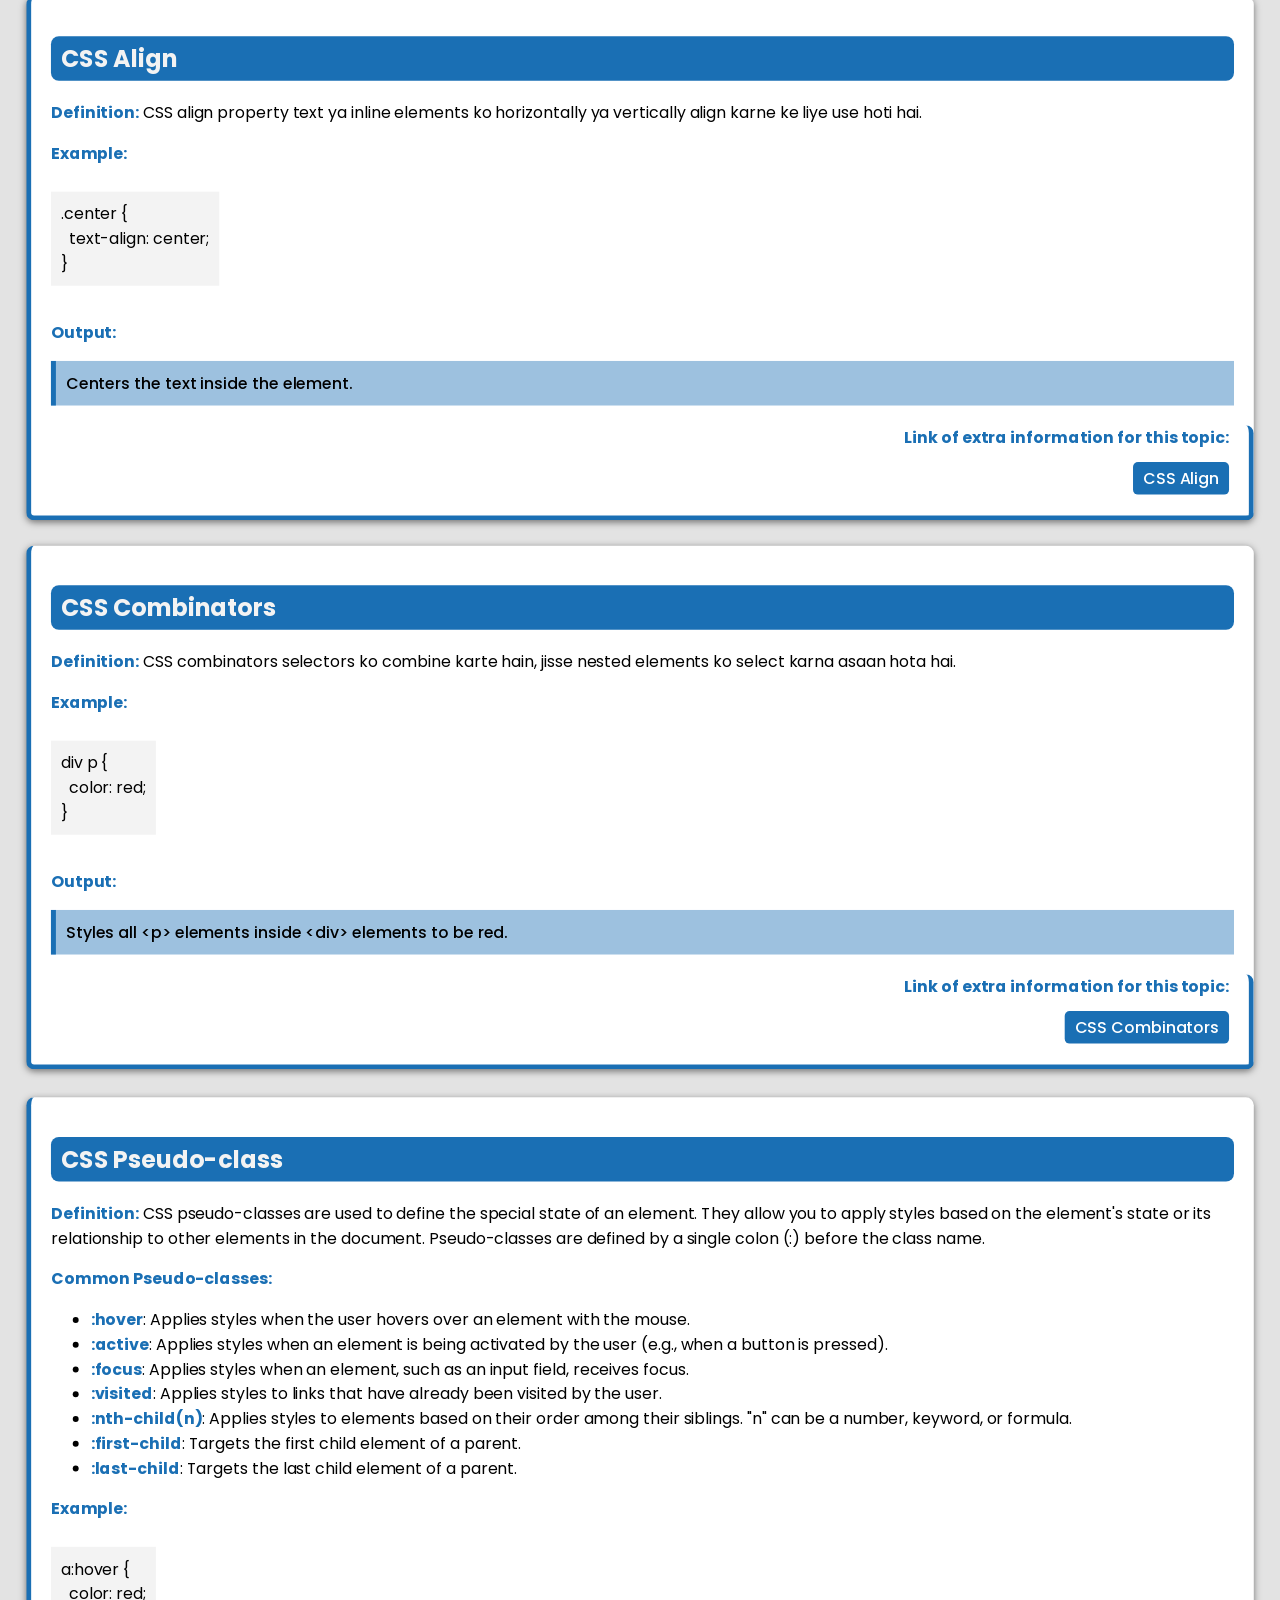
<file: Css Tutorial/index.html>
<!DOCTYPE html>
<html lang="en">
  <head>
    <meta charset="UTF-8" />
    <meta name="viewport" content="width=device-width, initial-scale=1.0" />
    <title>CSS Notes | AbdUL REHMAN</title>
    <link rel="shortcut icon" href="css-3.svg" type="image/x-icon" />
    <link rel="stylesheet" href="Css Tutorial.css" />
  </head>
  <body>
    <section id="title-section">
      <header>
        <h1 class="main-title">CSS Notes</h1>
      </header>
    </section>

    <section>
      <h1>1. CSS HOME</h1>
      <p>
        <strong>Definition:</strong> CSS (Cascading Style Sheets) web pages ko
        style aur layout provide karne ke liye use hota hai. Yeh HTML ke sath
        mil kar front-end development ka essential part hai.
      </p>
    </section>

    <section>
      <h1>2. CSS Introduction</h1>
      <p>
        <strong>Definition:</strong> CSS ka use HTML elements ko visually style
        karne aur layout dene ke liye hota hai. Yeh presentation aur HTML ke
        structure ko separate karta hai.
      </p>
      <p>
        <strong>Syntax:</strong> CSS ko HTML mein link karne ke liye
        <code>&lt;link rel="stylesheet" href="style.css"&gt;</code> tag use hota
        hai.
      </p>
      <p><strong>Example:</strong></p>
      <code>
        h1 {<br />
        &nbsp;&nbsp;color: blue;<br />
        &nbsp;&nbsp;font-size: 24px;<br />
        }
      </code>
      <br />
      <br />
      <strong>Output:</strong>
      <p class="output-box">
        Applies blue color and font size to &lt;h1&gt; elements.
      </p>
      <div class="extra-info">
        <p><strong>Link of extra information for this topic:</strong></p>
        <a href="https://www.w3schools.com/css/css_intro.asp" target="_blank"
          >CSS Introduction</a
        >
      </div>
    </section>

    <section>
      <h1>3. CSS Syntax</h1>
      <p>
        <strong>Definition:</strong> CSS mein syntax ek selector aur declaration
        block ka combination hota hai jo style define karta hai.
      </p>
      <p><strong>Syntax:</strong> <code>selector { property: value; }</code></p>
      <p><strong>Example:</strong></p>
      <code>
        p {<br />
        &nbsp;&nbsp;color: red;<br />
        &nbsp;&nbsp;font-size: 16px;<br />
        }
      </code>
      <br />
      <br />
      <strong>Output:</strong>
      <p class="output-box">
        Applies red color and font size to all &lt;p&gt; tags.
      </p>
      <div class="extra-info">
        <p><strong>Link of extra information for this topic:</strong></p>
        <a href="https://www.w3schools.com/css/css_syntax.asp" target="_blank"
          >CSS Syntax</a
        >
      </div>
    </section>

    <section>
      <h1>4. CSS Selectors</h1>
      <p>
        <strong>Definition:</strong> Selectors specify karte hain ke kin HTML
        elements ko style apply karna hai.
      </p>
      <p><strong>Types of Selectors:</strong></p>
      <ul>
        <li>
          <strong>Element Selector:</strong> Selects by element name (e.g.,
          <code>p</code>, <code>h1</code>).
        </li>
        <li>
          <strong>ID Selector:</strong> Selects by unique ID
          (<code>#myId</code>).
        </li>
        <li>
          <strong>Class Selector:</strong> Selects by class name
          (<code>.myClass</code>).
        </li>
      </ul>
      <p><strong>Example:</strong></p>
      <code>
        .class-name { color: green; }<br />
        #unique-id { font-weight: bold; }
      </code>
      <br />
      <br />
      <strong>Output:</strong>
      <p class="output-box">
        Applies specific styles to elements with matching classes and IDs.
      </p>
      <div class="extra-info">
        <p><strong>Link of extra information for this topic:</strong></p>
        <a
          href="https://www.w3schools.com/css/css_selectors.asp"
          target="_blank"
          >CSS Selectors</a
        >
      </div>
    </section>

    <section>
      <h1>5. CSS Colors</h1>
      <p>
        <strong>Definition:</strong> Colors elements ko visually style karne
        mein madad karte hain aur alag-alag methods ke through define kiye ja
        sakte hain: names, hex codes, RGB, HSL.
      </p>
      <p><strong>Example:</strong></p>
      <code> h1 { color: #ff6347; } /* Tomato color in hex */ </code> <br />
      <br />
      <strong>Output:</strong>
      <p class="output-box">Applies tomato color to &lt;h1&gt; elements.</p>
      <div class="extra-info">
        <p><strong>Link of extra information for this topic:</strong></p>
        <a href="https://www.w3schools.com/css/css_colors.asp" target="_blank"
          >CSS Colors</a
        >
      </div>
    </section>

    <section>
      <h1>6. CSS Backgrounds</h1>
      <p>
        <strong>Definition:</strong> CSS backgrounds se element ke background
        color, image, position aur repeat control karne mein madad milti hai.
      </p>
      <p><strong>Example:</strong></p>
      <code>
        body {<br />
        &nbsp;&nbsp;background-color: #f3f3f3;<br />
        &nbsp;&nbsp;background-image: url('background.jpg');<br />
        }
      </code>
      <br />
      <br />
      <strong>Output:</strong>
      <p class="output-box">Sets a background color and image to the body.</p>
      <div class="extra-info">
        <p><strong>Link of extra information for this topic:</strong></p>
        <a
          href="https://www.w3schools.com/css/css_background.asp"
          target="_blank"
          >CSS Backgrounds</a
        >
      </div>
    </section>

    <section>
      <h1>7. CSS Borders</h1>
      <p>
        <strong>Definition:</strong> Borders elements ko alag dikhane aur
        visually divide karne ke liye style kiya jata hai. CSS mein border
        color, style aur width define hoti hai.
      </p>
      <p><strong>Example:</strong></p>
      <code>
        div {<br />
        &nbsp;&nbsp;border: 2px solid black;<br />
        }
      </code>
      <br />
      <br />
      <strong>Output:</strong>
      <p class="output-box">Adds a black border to the div.</p>
      <div class="extra-info">
        <p><strong>Link of extra information for this topic:</strong></p>
        <a href="https://www.w3schools.com/css/css_border.asp" target="_blank"
          >CSS Borders</a
        >
      </div>
    </section>

    <section>
      <h1>8. CSS Margins</h1>
      <p>
        <strong>Definition:</strong> Margins kisi element aur uske surrounding
        content ke darmiyan space define karte hain.
      </p>
      <p><strong>Example:</strong></p>
      <code>
        p {<br />
        &nbsp;&nbsp;margin: 10px;<br />
        }
      </code>
      <br />
      <br />
      <strong>Output:</strong>
      <p class="output-box">Adds space around all &lt;p&gt; elements.</p>
      <div class="extra-info">
        <p><strong>Link of extra information for this topic:</strong></p>
        <a href="https://www.w3schools.com/css/css_margin.asp" target="_blank"
          >CSS Margins</a
        >
      </div>
    </section>

    <section>
      <h1>9. CSS Padding</h1>
      <p>
        <strong>Definition:</strong> Padding kisi element ke content aur border
        ke beech ka space hai.
      </p>
      <p><strong>Example:</strong></p>
      <code>
        div {<br />
        &nbsp;&nbsp;padding: 15px;<br />
        }
      </code>
      <br />
      <br />
      <strong>Output:</strong>
      <p class="output-box">Adds space within the border of the div.</p>
      <div class="extra-info">
        <p><strong>Link of extra information for this topic:</strong></p>
        <a href="https://www.w3schools.com/css/css_padding.asp" target="_blank"
          >CSS Padding</a
        >
      </div>
    </section>

    <section>
      <h1>CSS Height/Width</h1>
      <p>
        <strong>Definition:</strong> CSS mein height aur width properties kisi
        element ke dimensions ko control karti hain. Yeh fixed (pixels),
        relative (percentages), ya auto values ho sakti hain.
      </p>
      <p><strong>Example:</strong></p>
      <code>
        div {<br />
        &nbsp;&nbsp;width: 300px;<br />
        &nbsp;&nbsp;height: 150px;<br />
        }
      </code>
      <br />
      <br />
      <strong>Output:</strong>
      <p class="output-box">Sets the div to 300px wide and 150px high.</p>
      <div class="extra-info">
        <p><strong>Link of extra information for this topic:</strong></p>
        <a
          href="https://www.w3schools.com/css/css_dimension.asp"
          target="_blank"
          >CSS Height/Width</a
        >
      </div>
    </section>

    <section>
      <h1>CSS Box Model</h1>
      <p>
        <strong>Definition:</strong> CSS box model mein padding, borders,
        margins aur content included hotay hain jo ek element ka total size
        define karte hain.
      </p>
      <p><strong>Example:</strong></p>
      <code>
        div {<br />
        &nbsp;&nbsp;width: 200px;<br />
        &nbsp;&nbsp;padding: 20px;<br />
        &nbsp;&nbsp;border: 5px solid black;<br />
        &nbsp;&nbsp;margin: 10px;<br />
        }
      </code>
      <br />
      <br />
      <strong>Output:</strong>
      <p class="output-box">
        Adds padding, border, and margin around the div, adjusting its overall
        size.
      </p>
      <div class="extra-info">
        <p><strong>Link of extra information for this topic:</strong></p>
        <a href="https://www.w3schools.com/css/css_boxmodel.asp" target="_blank"
          >CSS Box Model</a
        >
      </div>
    </section>

    <section>
      <h1>CSS Outline</h1>
      <p>
        <strong>Definition:</strong> Outline kisi element ke bahar additional
        line hai jo border ke bahar lagti hai aur layout ko effect nahi karti.
      </p>
      <p><strong>Example:</strong></p>
      <code>
        p {<br />
        &nbsp;&nbsp;outline: 2px solid red;<br />
        }
      </code>
      <br />
      <br />
      <strong>Output:</strong>
      <p class="output-box">Adds a red outline around &lt;p&gt; elements.</p>
      <div class="extra-info">
        <p><strong>Link of extra information for this topic:</strong></p>
        <a href="https://www.w3schools.com/css/css_outline.asp" target="_blank"
          >CSS Outline</a
        >
      </div>
    </section>

    <section>
      <h1>CSS Text</h1>
      <p>
        <strong>Definition:</strong> CSS text properties text ke style ko
        control karte hain, jaise alignment, decoration, transform, aur spacing.
      </p>
      <p><strong>Example:</strong></p>
      <code>
        h1 {<br />
        &nbsp;&nbsp;text-align: center;<br />
        &nbsp;&nbsp;text-transform: uppercase;<br />
        }
      </code>
      <br />
      <br />
      <strong>Output:</strong>
      <p class="output-box">
        Centers and capitalizes the text in &lt;h1&gt; tags.
      </p>
      <div class="extra-info">
        <p><strong>Link of extra information for this topic:</strong></p>
        <a href="https://www.w3schools.com/css/css_text.asp" target="_blank"
          >CSS Text</a
        >
      </div>
    </section>

    <section>
      <h1>CSS Fonts</h1>
      <p>
        <strong>Definition:</strong> CSS fonts properties kisi text ka font
        family, size, weight aur style control karti hain.
      </p>
      <p><strong>Example:</strong></p>
      <code>
        p {<br />
        &nbsp;&nbsp;font-family: Arial, sans-serif;<br />
        &nbsp;&nbsp;font-size: 18px;<br />
        }
      </code>
      <br />
      <br />
      <strong>Output:</strong>
      <p class="output-box">
        Sets Arial as the font and defines the size for &lt;p&gt; elements.
      </p>
      <div class="extra-info">
        <p><strong>Link of extra information for this topic:</strong></p>
        <a href="https://www.w3schools.com/css/css_font.asp" target="_blank"
          >CSS Fonts</a
        >
      </div>
    </section>

    <section>
      <h1>CSS Icons</h1>
      <p>
        <strong>Definition:</strong> CSS mein icons font libraries, jaise Font
        Awesome, ke through add kiye ja sakte hain, ya images use ki ja sakti
        hain.
      </p>
      <p><strong>Example:</strong></p>
      <code>
        &lt;i class="fa fa-home"&gt;&lt;/i&gt; /* Font Awesome icon example */
      </code>
      <br />
      <br />
      <strong>Output:</strong>
      <p class="output-box">
        Displays a home icon if Font Awesome is included.
      </p>
      <div class="extra-info">
        <p><strong>Link of extra information for this topic:</strong></p>
        <a href="https://www.w3schools.com/css/css_icons.asp" target="_blank"
          >CSS Icons</a
        >
      </div>
    </section>

    <section>
      <h1>CSS Links</h1>
      <p>
        <strong>Definition:</strong> CSS link states (normal, hover, active,
        visited) ko style kar sakta hai.
      </p>
      <p><strong>Example:</strong></p>
      <code>
        a:link { color: blue; }<br />
        a:hover { color: red; }
      </code>
      <br />
      <br />
      <strong>Output:</strong>
      <p class="output-box">Link turns blue normally and red on hover.</p>
      <div class="extra-info">
        <p><strong>Link of extra information for this topic:</strong></p>
        <a href="https://www.w3schools.com/css/css_link.asp" target="_blank"
          >CSS Links</a
        >
      </div>
    </section>

    <section>
      <h1>CSS Lists</h1>
      <p>
        <strong>Definition:</strong> CSS lists ka style control karta hai, jaise
        list-style-type, position, aur custom icons set kar sakta hai.
      </p>
      <p><strong>Example:</strong></p>
      <code>
        ul {<br />
        &nbsp;&nbsp;list-style-type: square;<br />
        }
      </code>
      <br />
      <br />
      <strong>Output:</strong>
      <p class="output-box">Displays list items with square bullets.</p>
      <div class="extra-info">
        <p><strong>Link of extra information for this topic:</strong></p>
        <a href="https://www.w3schools.com/css/css_list.asp" target="_blank"
          >CSS Lists</a
        >
      </div>
    </section>

    <section>
      <h1>CSS Tables</h1>
      <p>
        <strong>Definition:</strong> CSS tables mein table borders, spacing, aur
        alignment control karta hai.
      </p>
      <p><strong>Example:</strong></p>
      <code>
        table {<br />
        &nbsp;&nbsp;border-collapse: collapse;<br />
        }<br />
        th, td {<br />
        &nbsp;&nbsp;border: 1px solid black;<br />
        &nbsp;&nbsp;padding: 10px;<br />
        }
      </code>
      <br />
      <br />
      <strong>Output:</strong>
      <p class="output-box">Adds borders and padding to table cells.</p>
      <div class="extra-info">
        <p><strong>Link of extra information for this topic:</strong></p>
        <a href="https://www.w3schools.com/css/css_table.asp" target="_blank"
          >CSS Tables</a
        >
      </div>
    </section>

    <section>
      <h1>CSS Display</h1>
      <p>
        <strong>Definition:</strong> CSS display property element ki display
        type ko define karta hai, jaise block, inline, inline-block, etc.
      </p>
      <p><strong>Example:</strong></p>
      <code>
        div {<br />
        &nbsp;&nbsp;display: block;<br />
        }
      </code>
      <br />
      <br />
      <strong>Output:</strong>
      <p class="output-box">
        Makes the &lt;div&gt; element a block-level element.
      </p>
      <div class="extra-info">
        <p><strong>Link of extra information for this topic:</strong></p>
        <a
          href="https://www.w3schools.com/css/css_display_visibility.asp"
          target="_blank"
          >CSS Display</a
        >
      </div>
    </section>

    <section>
      <h1>CSS Max-width</h1>
      <p>
        <strong>Definition:</strong> CSS max-width property element ki maximum
        width define karti hai. Agar content is width se zyada hota hai to wrap
        ho jata hai.
      </p>
      <p><strong>Example:</strong></p>
      <code>
        img {<br />
        &nbsp;&nbsp;max-width: 100%;<br />
        }
      </code>
      <br />
      <br />
      <strong>Output:</strong>
      <p class="output-box">
        Makes the image responsive by not exceeding its container's width.
      </p>
      <div class="extra-info">
        <p><strong>Link of extra information for this topic:</strong></p>
        <a
          href="https://www.w3schools.com/css/css_max-width.asp"
          target="_blank"
          >CSS Max-width</a
        >
      </div>
    </section>

    <section>
      <h1>CSS Position</h1>
      <p>
        <strong>Definition:</strong> CSS position property kisi element ki
        position ko control karta hai, jaise static, relative, absolute, fixed,
        ya sticky.
      </p>
      <p><strong>Example:</strong></p>
      <code>
        .absolute {<br />
        &nbsp;&nbsp;position: absolute;<br />
        &nbsp;&nbsp;top: 10px;<br />
        &nbsp;&nbsp;left: 20px;<br />
        }
      </code>
      <br />
      <br />
      <strong>Output:</strong>
      <p class="output-box">
        Positions the element absolutely relative to its nearest positioned
        ancestor.
      </p>
      <div class="extra-info">
        <p><strong>Link of extra information for this topic:</strong></p>
        <a
          href="https://www.w3schools.com/css/css_positioning.asp"
          target="_blank"
          >CSS Position</a
        >
      </div>
    </section>

    <section>
      <h1>CSS Z-index</h1>
      <p>
        <strong>Definition:</strong> CSS z-index property stacking order ko
        define karta hai. Higher z-index wale elements lower z-index wale
        elements par dikhte hain.
      </p>
      <p><strong>Example:</strong></p>
      <code>
        .overlay {<br />
        &nbsp;&nbsp;position: absolute;<br />
        &nbsp;&nbsp;z-index: 1;<br />
        }
      </code>
      <br />
      <br />
      <strong>Output:</strong>
      <p class="output-box">
        Places the element above other elements with a lower z-index.
      </p>
      <div class="extra-info">
        <p><strong>Link of extra information for this topic:</strong></p>
        <a href="https://www.w3schools.com/css/css_z-index.asp" target="_blank"
          >CSS Z-index</a
        >
      </div>
    </section>

    <section>
      <h1>CSS Overflow</h1>
      <p>
        <strong>Definition:</strong> CSS overflow property define karta hai ke
        jab content element se bahar chala jaye to kya hona chahiye (hidden,
        scroll, auto, visible).
      </p>
      <p><strong>Example:</strong></p>
      <code>
        div {<br />
        &nbsp;&nbsp;overflow: auto;<br />
        }
      </code>
      <br />
      <br />
      <strong>Output:</strong>
      <p class="output-box">
        Adds scrollbars if content exceeds the div's size.
      </p>
      <div class="extra-info">
        <p><strong>Link of extra information for this topic:</strong></p>
        <a href="https://www.w3schools.com/css/css_overflow.asp" target="_blank"
          >CSS Overflow</a
        >
      </div>
    </section>

    <section>
      <h1>CSS Float</h1>
      <p>
        <strong>Definition:</strong> CSS float property elements ko left ya
        right side par float karne ke liye use hoti hai, allowing text and
        inline elements to wrap around.
      </p>
      <p><strong>Example:</strong></p>
      <code>
        img {<br />
        &nbsp;&nbsp;float: left;<br />
        &nbsp;&nbsp;margin: 10px;<br />
        }
      </code>
      <br />
      <br />
      <strong>Output:</strong>
      <p class="output-box">
        Floats the image to the left, allowing text to wrap around it.
      </p>
      <div class="extra-info">
        <p><strong>Link of extra information for this topic:</strong></p>
        <a href="https://www.w3schools.com/css/css_float.asp" target="_blank"
          >CSS Float</a
        >
      </div>
    </section>

    <section>
      <h1>CSS Inline-block</h1>
      <p>
        <strong>Definition:</strong> CSS inline-block property elements ko
        inline position par display karta hai lekin unki dimensions define karne
        ki ijaazat deta hai.
      </p>
      <p><strong>Example:</strong></p>
      <code>
        .box {<br />
        &nbsp;&nbsp;display: inline-block;<br />
        &nbsp;&nbsp;width: 100px;<br />
        &nbsp;&nbsp;height: 100px;<br />
        }
      </code>
      <br />
      <br />
      <strong>Output:</strong>
      <p class="output-box">
        Displays the boxes in a line while allowing height and width to be set.
      </p>
      <div class="extra-info">
        <p><strong>Link of extra information for this topic:</strong></p>
        <a
          href="https://www.w3schools.com/css/css_inline-block.asp"
          target="_blank"
          >CSS Inline-block</a
        >
      </div>
    </section>

    <section>
      <h1>CSS Align</h1>
      <p>
        <strong>Definition:</strong> CSS align property text ya inline elements
        ko horizontally ya vertically align karne ke liye use hoti hai.
      </p>
      <p><strong>Example:</strong></p>
      <code>
        .center {<br />
        &nbsp;&nbsp;text-align: center;<br />
        }
      </code>
      <br />
      <br />
      <strong>Output:</strong>
      <p class="output-box">Centers the text inside the element.</p>
      <div class="extra-info">
        <p><strong>Link of extra information for this topic:</strong></p>
        <a href="https://www.w3schools.com/css/css_align.asp" target="_blank"
          >CSS Align</a
        >
      </div>
    </section>

    <section>
      <h1>CSS Combinators</h1>
      <p>
        <strong>Definition:</strong> CSS combinators selectors ko combine karte
        hain, jisse nested elements ko select karna asaan hota hai.
      </p>
      <p><strong>Example:</strong></p>
      <code>
        div p {<br />
        &nbsp;&nbsp;color: red;<br />
        }
      </code>
      <br />
      <br />
      <strong>Output:</strong>
      <p class="output-box">
        Styles all &lt;p&gt; elements inside &lt;div&gt; elements to be red.
      </p>
      <div class="extra-info">
        <p><strong>Link of extra information for this topic:</strong></p>
        <a
          href="https://www.w3schools.com/css/css_combinators.asp"
          target="_blank"
          >CSS Combinators</a
        >
      </div>
    </section>

    <section>
      <h1>CSS Pseudo-class</h1>
      <p>
        <strong>Definition:</strong> CSS pseudo-classes are used to define the
        special state of an element. They allow you to apply styles based on the
        element's state or its relationship to other elements in the document.
        Pseudo-classes are defined by a single colon (:) before the class name.
      </p>
      <p><strong>Common Pseudo-classes:</strong></p>
      <ul>
        <li>
          <strong>:hover</strong>: Applies styles when the user hovers over an
          element with the mouse.
        </li>
        <li>
          <strong>:active</strong>: Applies styles when an element is being
          activated by the user (e.g., when a button is pressed).
        </li>
        <li>
          <strong>:focus</strong>: Applies styles when an element, such as an
          input field, receives focus.
        </li>
        <li>
          <strong>:visited</strong>: Applies styles to links that have already
          been visited by the user.
        </li>
        <li>
          <strong>:nth-child(n)</strong>: Applies styles to elements based on
          their order among their siblings. "n" can be a number, keyword, or
          formula.
        </li>
        <li>
          <strong>:first-child</strong>: Targets the first child element of a
          parent.
        </li>
        <li>
          <strong>:last-child</strong>: Targets the last child element of a
          parent.
        </li>
      </ul>

      <p><strong>Example:</strong></p>
      <code>
        a:hover {<br />
        &nbsp;&nbsp;color: red;<br />
        }
      </code>
      <br />
      <br />
      <strong>Output:</strong>
      <p class="output-box">
        Changes the color of a link to red when hovered over.
      </p>

      <p><strong>Example:</strong></p>
      <code>
        input:focus {<br />
        &nbsp;&nbsp;border: 2px solid blue;<br />
        }
      </code>
      <br />
      <br />
      <strong>Output:</strong>
      <p class="output-box">
        Changes the border color of an input field to blue when it is focused.
      </p>
      <div class="extra-info">
        <p><strong>Link of extra information for this topic:</strong></p>
        <a
          href="https://www.w3schools.com/css/css_pseudo_classes.asp"
          target="_blank"
          >CSS Pseudo-class</a
        >
      </div>
    </section>

    <section>
      <h1>CSS Pseudo-element</h1>
      <p>
        <strong>Definition:</strong> CSS pseudo-elements allow you to style
        specific parts of an element. They enable you to apply styles to
        elements without adding extra markup in the HTML. Pseudo-elements are
        defined by a double colon (::) syntax, distinguishing them from
        pseudo-classes, which use a single colon (:).
      </p>
      <p><strong>Common Pseudo-elements:</strong></p>
      <ul>
        <li>
          <strong>::before</strong>: Inserts content before the content of the
          selected element.
        </li>
        <li>
          <strong>::after</strong>: Inserts content after the content of the
          selected element.
        </li>
        <li>
          <strong>::first-line</strong>: Targets the first line of a block-level
          element and allows you to style it differently.
        </li>
        <li>
          <strong>::first-letter</strong>: Targets the first letter of a
          block-level element, allowing for unique styling.
        </li>
        <li>
          <strong>::selection</strong>: Styles the portion of a document that
          has been highlighted by the user.
        </li>
        <li>
          <strong>::placeholder</strong>: Styles the placeholder text in an
          input element.
        </li>
      </ul>

      <p><strong>Example:</strong></p>
      <code>
        p::first-line {<br />
        &nbsp;&nbsp;font-weight: bold;<br />
        &nbsp;&nbsp;font-size: 1.2em;<br />
        }
      </code>
      <br />
      <br />
      <strong>Output:</strong>
      <p class="output-box">
        Makes the first line of a paragraph bold and slightly larger.
      </p>

      <p><strong>Example:</strong></p>
      <code>
        h1::after {<br />
        &nbsp;&nbsp;content: " - Welcome!";<br />
        &nbsp;&nbsp;color: gray;<br />
        }
      </code>
      <br />
      <br />
      <strong>Output:</strong>
      <p class="output-box">
        Adds " - Welcome!" in gray color after every &lt;h1&gt; element.
      </p>
      <div class="extra-info">
        <p><strong>Link of extra information for this topic:</strong></p>
        <a
          href="https://www.w3schools.com/css/css_pseudo_elements.asp"
          target="_blank"
          >CSS Pseudo-element</a
        >
      </div>
    </section>

    <section>
      <h1>CSS Opacity</h1>
      <p>
        <strong>Definition:</strong> CSS opacity property kisi element ki
        transparency ko control karti hai, jahan 0 (completely transparent) se 1
        (completely opaque) tak value ho sakti hai.
      </p>
      <p><strong>Example:</strong></p>
      <code>
        div {<br />
        &nbsp;&nbsp;opacity: 0.5;<br />
        }
      </code>
      <br />
      <br />
      <strong>Output:</strong>
      <p class="output-box">Sets the element's opacity to 50%.</p>
      <div class="extra-info">
        <p><strong>Link of extra information for this topic:</strong></p>
        <a
          href="https://www.w3schools.com/css/css_image_transparency.asp"
          target="_blank"
          >CSS Opacity</a
        >
      </div>
    </section>

    <section>
      <h1>CSS Navigation Bar</h1>
      <p>
        <strong>Definition:</strong> CSS navigation bar website ke menu ko style
        karne ke liye use hoti hai, jisme links ko horizontal ya vertical align
        kiya jata hai.
      </p>
      <p><strong>Example:</strong></p>
      <code>
        nav ul {<br />
        &nbsp;&nbsp;list-style-type: none;<br />
        &nbsp;&nbsp;padding: 0;<br />
        }<br />
        nav ul li {<br />
        &nbsp;&nbsp;display: inline;<br />
        &nbsp;&nbsp;margin-right: 20px;<br />
        }
      </code>
      <br />
      <br />
      <strong>Output:</strong>
      <p class="output-box">Creates a horizontal navigation menu.</p>
      <div class="extra-info">
        <p><strong>Link of extra information for this topic:</strong></p>
        <a href="https://www.w3schools.com/css/css_navbar.asp" target="_blank"
          >CSS Navigation Bar</a
        >
      </div>
    </section>

    <section>
      <h1>CSS Dropdowns</h1>
      <p>
        <strong>Definition:</strong> CSS dropdown menus ko create karne ke liye
        use hoti hai, jisme sub-menus ko hide/show kiya jata hai.
      </p>
      <p><strong>Example:</strong></p>
      <code>
        .dropdown {<br />
        &nbsp;&nbsp;position: relative;<br />
        }<br />
        .dropdown-content {<br />
        &nbsp;&nbsp;display: none;<br />
        }<br />
        .dropdown:hover .dropdown-content {<br />
        &nbsp;&nbsp;display: block;<br />
        }
      </code>
      <br />
      <br />
      <strong>Output:</strong>
      <p class="output-box">
        Shows the dropdown content when the dropdown is hovered over.
      </p>
      <div class="extra-info">
        <p><strong>Link of extra information for this topic:</strong></p>
        <a
          href="https://www.w3schools.com/css/css_dropdowns.asp"
          target="_blank"
          >CSS Dropdowns</a
        >
      </div>
    </section>

    <section>
      <h1>CSS Image Gallery</h1>
      <p>
        <strong>Definition:</strong> CSS image gallery ek tareeqa hai multiple
        tasavvuraton ko grid ya mosaic layout mein dikhane ka. Yeh web pages ki
        visual appeal ko behtar banata hai.
      </p>
      <p><strong>Example:</strong></p>
      <code>
        .gallery {<br />
        &nbsp;&nbsp;display: grid;<br />
        &nbsp;&nbsp;grid-template-columns: repeat(auto-fill, minmax(200px,
        1fr));<br />
        &nbsp;&nbsp;gap: 10px;<br />
        }
      </code>
      <br />
      <br />
      <strong>Output:</strong>
      <p class="output-box">
        Yeh ek responsive image gallery layout banata hai jisme columns flexible
        hain.
      </p>
      <div class="extra-info">
        <p><strong>Link of extra information for this topic:</strong></p>
        <a
          href="https://www.w3schools.com/css/css_image_gallery.asp"
          target="_blank"
          >CSS Image Gallery</a
        >
      </div>
    </section>

    <section>
      <h1>CSS Image Sprites</h1>
      <p>
        <strong>Definition:</strong> CSS image sprites ka matlab hai multiple
        tasavvuraton ko ek single image file mein mila dena, jo HTTP requests ki
        tadad ko kam karta hai. Yeh website ki loading speed ko behtar banata
        hai.
      </p>
      <p><strong>Example:</strong></p>
      <code>
        .sprite {<br />
        &nbsp;&nbsp;background-image: url('sprite.png');<br />
        &nbsp;&nbsp;background-repeat: no-repeat;<br />
        }<br />
        .icon1 {<br />
        &nbsp;&nbsp;width: 50px;<br />
        &nbsp;&nbsp;height: 50px;<br />
        &nbsp;&nbsp;background-position: 0 0;<br />
        }<br />
        .icon2 {<br />
        &nbsp;&nbsp;background-position: -50px 0;<br />
        }
      </code>
      <br />
      <br />
      <strong>Output:</strong>
      <p class="output-box">
        Yeh sprite image se specific icons ko dikhata hai jo background position
        par mabni hota hai.
      </p>
      <div class="extra-info">
        <p><strong>Link of extra information for this topic:</strong></p>
        <a
          href="https://www.w3schools.com/css/css_image_sprites.asp"
          target="_blank"
          >CSS Image Sprites</a
        >
      </div>
    </section>

    <section>
      <h1>CSS Attribute Selectors</h1>
      <p>
        <strong>Definition:</strong> CSS attribute selectors aapko elements ko
        unke attributes aur values ke buniyad par select karne ki ijaazat dete
        hain, jo styling mein flexibility faraham karta hai.
      </p>
      <p><strong>Example:</strong></p>
      <code>
        a[href="https://example.com"] {<br />
        &nbsp;&nbsp;color: blue;<br />
        }<br />
        input[type="text"] {<br />
        &nbsp;&nbsp;background-color: lightyellow;<br />
        }
      </code>
      <br />
      <br />
      <strong>Output:</strong>
      <p class="output-box">
        Yeh specific links aur text input fields ko unke attributes ke buniyad
        par style karta hai.
      </p>
      <div class="extra-info">
        <p><strong>Link of extra information for this topic:</strong></p>
        <a
          href="https://www.w3schools.com/css/css_attribute_selectors.asp"
          target="_blank"
          >CSS Attribute Selectors</a
        >
      </div>
    </section>

    <section>
      <h1>CSS Forms</h1>
      <p>
        <strong>Definition:</strong> CSS ka istemal HTML forms ko style karne ke
        liye kiya ja sakta hai, jo inki shakal aur istemal ko behtar banata hai.
        Ismein inputs, buttons aur overall form layout shamil hai.
      </p>
      <p><strong>Example:</strong></p>
      <code>
        form {<br />
        &nbsp;&nbsp;background: #f9f9f9;<br />
        &nbsp;&nbsp;padding: 20px;<br />
        &nbsp;&nbsp;border-radius: 5px;<br />
        }<br />
        input[type="submit"] {<br />
        &nbsp;&nbsp;background-color: green;<br />
        &nbsp;&nbsp;color: white;<br />
        &nbsp;&nbsp;padding: 10px 15px;<br />
        }
      </code>
      <br />
      <br />
      <strong>Output:</strong>
      <p class="output-box">
        Yeh form ka background aur submit button ko style karta hai.
      </p>
      <div class="extra-info">
        <p><strong>Link of extra information for this topic:</strong></p>
        <a href="https://www.w3schools.com/css/css_form.asp" target="_blank"
          >CSS Forms</a
        >
      </div>
    </section>

    <section>
      <h1>CSS Counters</h1>
      <p>
        <strong>Definition:</strong> CSS counters ek tareeqa hai kisi count ko
        track karne ka aur inhe automatically number dene ke liye istemal kiya
        jata hai. Yeh aksar lists ya headings mein hota hai.
      </p>
      <p><strong>Example:</strong></p>
      <code>
        ol {<br />
        &nbsp;&nbsp;counter-reset: item;<br />
        }<br />
        li {<br />
        &nbsp;&nbsp;counter-increment: item;<br />
        &nbsp;&nbsp;list-style-type: none;<br />
        }<br />
        li::before {<br />
        &nbsp;&nbsp;content: counter(item) ". ";<br />
        }
      </code>
      <br />
      <br />
      <strong>Output:</strong>
      <p class="output-box">Yeh list items ko automatic number deta hai.</p>
      <div class="extra-info">
        <p><strong>Link of extra information for this topic:</strong></p>
        <a href="https://www.w3schools.com/css/css_counters.asp" target="_blank"
          >CSS Counters</a
        >
      </div>
    </section>

    <section>
      <h1>CSS Website Layout</h1>
      <p>
        <strong>Definition:</strong> CSS ka istemal web pages ke layout banane
        ke liye kiya jata hai, jo elements ko mukhtalif tareeqon se arrange
        karne ki ijaazat deta hai, jaise grids, flexbox, ya traditional box
        models.
      </p>
      <p><strong>Example:</strong></p>
      <code>
        .container {<br />
        &nbsp;&nbsp;display: flex;<br />
        &nbsp;&nbsp;flex-direction: row;<br />
        }<br />
        .item {<br />
        &nbsp;&nbsp;flex: 1;<br />
        }
      </code>
      <br />
      <br />
      <strong>Output:</strong>
      <p class="output-box">
        Yeh items ko row mein arrange karta hai aur flexible layout banata hai.
      </p>
      <div class="extra-info">
        <p><strong>Link of extra information for this topic:</strong></p>
        <a
          href="https://www.w3schools.com/css/css_website_layout.asp"
          target="_blank"
          >CSS Website Layout</a
        >
      </div>
    </section>

    <section>
      <h1>CSS Units</h1>
      <p>
        <strong>Definition:</strong> CSS units yeh tay karte hain ke
        measurements kis tarah se express kiye jaate hain. Aam units mein pixels
        (px), ems, rems, percentages, aur viewport units shamil hain.
      </p>
      <p><strong>Example:</strong></p>
      <code>
        p {<br />
        &nbsp;&nbsp;font-size: 16px;<br />
        }<br />
        .container {<br />
        &nbsp;&nbsp;width: 100%;<br />
        }
      </code>
      <br />
      <br />
      <strong>Output:</strong>
      <p class="output-box">
        Yeh font size aur container width ko mukhtalif units ka istemal karke
        set karta hai.
      </p>
      <div class="extra-info">
        <p><strong>Link of extra information for this topic:</strong></p>
        <a href="https://www.w3schools.com/css/css_units.asp" target="_blank"
          >CSS Units</a
        >
      </div>
    </section>

    <section>
      <h1>CSS Specificity</h1>
      <p>
        <strong>Definition:</strong> CSS specificity yeh tay karta hai ke kis
        style ko kisi element par lagoo kiya jaye jab kai styles lagoo kiye ja
        sakte hain. Yeh un selectors ke types par mabni hota hai jo istemal kiye
        gaye hain.
      </p>
      <p><strong>Example:</strong></p>
      <code>
        .class {<br />
        &nbsp;&nbsp;color: red;<br />
        }<br />
        #id {<br />
        &nbsp;&nbsp;color: blue;<br />
        }
      </code>
      <br />
      <br />
      <strong>Output:</strong>
      <p class="output-box">
        ID selector ka specificity class selector se zyada hota hai.
      </p>
      <div class="extra-info">
        <p><strong>Link of extra information for this topic:</strong></p>
        <a
          href="https://www.w3schools.com/css/css_specificity.asp"
          target="_blank"
          >CSS Specificity</a
        >
      </div>
    </section>

    <section>
      <h1>CSS !important</h1>
      <p>
        <strong>Definition:</strong> CSS mein !important rule kisi style ko
        doosre conflicting styles par zyada ahmiyat dene ke liye istemal kiya
        jata hai. Iska istemal kam se kam hona chahiye.
      </p>
      <p><strong>Example:</strong></p>
      <code>
        p {<br />
        &nbsp;&nbsp;color: green;<br />
        }<br />
        p.important {<br />
        &nbsp;&nbsp;color: blue !important;<br />
        }
      </code>
      <br />
      <br />
      <strong>Output:</strong>
      <p class="output-box">
        Blue color paragraph par apply hoga, chahe kisi aur rule mein koi aur
        color specify kiya gaya ho.
      </p>
      <div class="extra-info">
        <p><strong>Link of extra information for this topic:</strong></p>
        <a
          href="https://www.w3schools.com/css/css_important.asp"
          target="_blank"
          >CSS !important</a
        >
      </div>
    </section>

    <section>
      <h1>CSS Math Functions</h1>
      <p>
        <strong>Definition:</strong> CSS Math Functions aapko CSS mein
        calculations karne ki ijaazat dete hain. Yeh functions web development
        mein flexibility aur dynamic layouts banane ke liye bohot faydemand
        hain. Yeh kuch popular functions hain:
      </p>
      <p>
        <strong>1. calc():</strong> Is function ka istemal aapko do ya zyada
        values ko combine karne ki ijaazat deta hai. Yeh different units ke
        saath bhi kaam kar sakta hai, jaise pixels (px), percentages (%), ems,
        etc. <br />Example:
        <code>width: calc(100% - 50px);</code>
        Yeh width ko parent element ki 100% width se 50 pixels kam karke set
        karta hai.
      </p>
      <p>
        <strong>2. min():</strong> Is function ka istemal kisi do values mein se
        choti value ko select karne ke liye hota hai. Yeh responsive design mein
        madadgar hota hai, jahan aap chahte hain ke element ki size kabhi bhi
        exceed na kare. <br />Example:
        <code>width: min(50%, 300px);</code>
        Yeh width ko 50% ya 300 pixels mein se choti value set karega.
      </p>
      <p>
        <strong>3. max():</strong> Is function ka istemal kisi do values mein se
        badi value ko select karne ke liye hota hai. Yeh aapko ensure karta hai
        ke element ki size kabhi bhi kam na ho. <br />Example:
        <code>width: max(200px, 20%);</code>
        Yeh width ko 200 pixels ya 20% mein se badi value set karega.
      </p>
      <p>
        <strong>4. clamp():</strong> Is function ka istemal kisi value ko
        minimum aur maximum limits ke beech constrain karne ke liye hota hai.
        Yeh function responsive design mein madadgar hai. <br />Example:
        <code>font-size: clamp(16px, 5vw, 24px);</code>
        Yeh font-size ko 16 pixels se 24 pixels ke beech rakhta hai, jo viewport
        width ke hisaab se adjust hota hai.
      </p>
      <p>
        CSS Math Functions ki wajah se aap web design mein zyada flexibility
        hasil karte hain, jisse aapki website har device par behtar tarah se
        display hoti hai.
      </p>
      <div class="extra-info">
        <p><strong>Link of extra information for this topic:</strong></p>
        <a
          href="https://www.w3schools.com/css/css_math_functions.asp"
          target="_blank"
          >CSS Math Functions</a
        >
      </div>
    </section>

    <section id="title-section">
      <h1 class="main-title">CSS Advanced</h1>
    </section>

    <!-- CSS Rounded Corners -->
    <section
      style="
        background-color: #fff;
        padding: 20px;
        margin-bottom: 20px;
        border-radius: 8px;
        box-shadow: 0 4px 8px rgba(0, 0, 0, 0.1);
      "
    >
      <h1>1. CSS Rounded Corners</h1>
      <p>
        <strong>Definition:</strong> Rounded corners ko create karne ke liye
        "border-radius" property use hoti hai.
      </p>
      <p><strong>Example:</strong></p>
      <code>
        div {<br />
        &nbsp;&nbsp;border-radius: 15px;<br />
        }
      </code>
      <strong>Output:</strong>
      <p class="output-box">
        The corners of the div element will be rounded with a 15px radius.
      </p>
      <div
        style="
          border-radius: 15px;
          background-color: lightblue;
          width: 200px;
          height: 100px;
        "
      ></div>
    </section>

    <!-- CSS Border Images -->
    <section
      style="
        background-color: #fff;
        padding: 20px;
        margin-bottom: 20px;
        border-radius: 8px;
        box-shadow: 0 4px 8px rgba(0, 0, 0, 0.1);
      "
    >
      <h1>2. CSS Border Images</h1>
      <p>
        <strong>Definition:</strong> Border image ek image ko border ke tor par
        use karta hai instead of a solid color or line.
      </p>
      <p><strong>Example:</strong></p>
      <code>
        div {<br />
        &nbsp;&nbsp;border: 10px solid transparent;<br />
        &nbsp;&nbsp;border-image: url('border.png') 30 round;<br />
        }
      </code>
      <strong>Output:</strong>
      <p class="output-box">The div will have a custom image as its border.</p>
      <div
        style="
          border: 10px solid transparent;
          border-image: url('https://via.placeholder.com/200') 30 round;
          width: 200px;
          height: 100px;
        "
      ></div>
    </section>

    <!-- CSS Backgrounds -->
    <section
      style="
        background-color: #fff;
        padding: 20px;
        margin-bottom: 20px;
        border-radius: 8px;
        box-shadow: 0 4px 8px rgba(0, 0, 0, 0.1);
      "
    >
      <h1>3. CSS Backgrounds</h1>
      <p>
        <strong>Definition:</strong> Background properties ko elements ke liye
        background color, image, position, repeat aur size ko define karne ke
        liye use kiya jata hai.
      </p>
      <p><strong>Example:</strong></p>
      <code>
        div {<br />
        &nbsp;&nbsp;background-color: lightblue;<br />
        &nbsp;&nbsp;background-image: url('background.jpg');<br />
        &nbsp;&nbsp;background-repeat: no-repeat;<br />
        &nbsp;&nbsp;background-size: cover;<br />
        }
      </code>
      <strong>Output:</strong>
      <p class="output-box">
        The div will have a light blue background color and an image that covers
        the element.
      </p>
      <div
        style="
          background-color: lightblue;
          background-image: url('https://via.placeholder.com/200');
          background-repeat: no-repeat;
          background-size: cover;
          width: 200px;
          height: 100px;
        "
      ></div>
    </section>

    <!-- CSS Colors -->
    <section
      style="
        background-color: #fff;
        padding: 20px;
        margin-bottom: 20px;
        border-radius: 8px;
        box-shadow: 0 4px 8px rgba(0, 0, 0, 0.1);
      "
    >
      <h1>4. CSS Colors</h1>
      <p>
        <strong>Definition:</strong> CSS me colors ko elements ki styling ke
        liye use kiya jata hai, jese text, backgrounds, borders waghera.
      </p>
      <p><strong>Example:</strong></p>
      <code>
        p {<br />
        &nbsp;&nbsp;color: #ff0000;<br />
        }
      </code>
      <strong>Output:</strong>
      <p class="output-box">
        The text inside the &lt;p&gt; element will be red.
      </p>
      <p style="color: #ff0000">This is red text.</p>
    </section>

    <!-- CSS Color Keywords -->
    <section
      style="
        background-color: #fff;
        padding: 20px;
        margin-bottom: 20px;
        border-radius: 8px;
        box-shadow: 0 4px 8px rgba(0, 0, 0, 0.1);
      "
    >
      <h1>5. CSS Color Keywords</h1>
      <p>
        <strong>Definition:</strong> CSS color keywords pre-defined color names
        hain jo different colors ko represent karte hain.
      </p>
      <p><strong>Example:</strong></p>
      <code>
        p {<br />
        &nbsp;&nbsp;color: blue;<br />
        }
      </code>
      <strong>Output:</strong>
      <p class="output-box">
        The text inside the &lt;p&gt; element will be blue using the keyword
        "blue".
      </p>
      <p style="color: blue">This is blue text.</p>
    </section>

    <section>
      <h1>CSS Gradients</h1>
      <p>
        <strong>Definition:</strong> CSS gradients kisi element ke background
        mein color transitions create karne ke liye istemal hote hain.
        <br />Example:
        <code>background: radial-gradient(circle, yellow, green);</code>
        Yeh background mein yellow se green tak ka gradient create karta hai.
      </p>
      <div
        class="output"
        style="background: radial-gradient(circle, yellow, green); height: 50px"
      >
        Output: Yeh box ka background radial gradient hai.
      </div>
    </section>

    <section>
      <h1>CSS Shadows</h1>
      <p>
        <strong>Definition:</strong> CSS shadows ka istemal kisi element ke
        andar ya bahar shadow effects create karne ke liye hota hai.
        <br />Example:
        <code>box-shadow: 2px 2px 5px gray;</code>
        Yeh element ke aas-paas 2 pixels ka shadow create karta hai.
      </p>
      <div class="output" style="box-shadow: 2px 2px 5px gray; padding: 10px">
        Output: Yeh box ke aas-paas shadow hai.
      </div>
    </section>

    <section>
      <h1>CSS Text Effects</h1>
      <p>
        <strong>Definition:</strong> CSS text effects ka istemal text par visual
        effects apply karne ke liye hota hai, jaise shadows, strokes, aur
        transitions. <br />Example:
        <code>text-shadow: 1px 1px 2px black;</code>
        Yeh text ko shadow deta hai jo isay zyada visible banata hai.
      </p>
      <div class="output" style="text-shadow: 1px 1px 2px black">
        Output: Yeh text ka shadow effect hai.
      </div>
    </section>

    <section>
      <h1>CSS Web Fonts</h1>
      <p>
        <strong>Definition:</strong> CSS web fonts ka istemal custom fonts ko
        web pages par load karne ke liye hota hai, jisse typography ko enhance
        kiya ja sakta hai. <br />Example:
        <code
          >@import
          url('https://fonts.googleapis.com/css2?family=Roboto:wght@400;700&display=swap');</code
        >
        Yeh Roboto font ko import karta hai.
      </p>
      <div class="output" style="font-family: 'Roboto', sans-serif">
        Output: Yeh text Roboto font mein hai.
      </div>
    </section>

    <section>
      <h1>CSS 2D Transforms</h1>
      <p>
        <strong>Definition:</strong> CSS 2D transforms kisi element ko rotate,
        scale, translate, ya skew karne ke liye istemal hote hain.
        <br />Example:
        <code>transform: rotate(45deg);</code>
        Yeh element ko 45 degrees tak ghoomata hai.
      </p>
      <div
        class="output"
        style="
          transform: rotate(45deg);
          width: 50px;
          height: 50px;
          background: #4caf50;
        "
      >
        Output: Yeh box 45 degrees ghooma hua hai.
      </div>
    </section>

    <section>
      <h1>CSS 3D Transforms</h1>
      <p>
        <strong>Definition:</strong> CSS 3D transforms kisi element ko 3D space
        mein manipulate karne ke liye istemal hote hain, jaise perspective,
        rotateX, rotateY, etc. <br />Example:
        <code>transform: perspective(500px) rotateY(30deg);</code>
        Yeh element ko 3D mein ghoomata hai.
      </p>
      <div
        class="output"
        style="
          width: 50px;
          height: 50px;
          background: #2196f3;
          transform: perspective(500px) rotateY(30deg);
        "
      >
        Output: Yeh box 3D perspective ke sath ghooma hua hai.
      </div>
    </section>

    <section>
      <h1>CSS Transitions</h1>
      <p>
        <strong>Definition:</strong> CSS transitions kisi property ke change
        hone par smooth animations create karne ke liye istemal hote hain.
        <br />Example:
        <code>transition: all 0.5s ease;</code>
        Yeh sabhi properties par 0.5 seconds mein transition apply karta hai.
      </p>
      <div
        class="output"
        style="
          transition: background-color 0.5s ease;
          background-color: red;
          width: 100px;
          height: 100px;
        "
        onmouseover="this.style.backgroundColor='green'"
        onmouseout="this.style.backgroundColor='red'"
      >
        Output: Yeh box hover karne par smooth transition se color badalta hai.
      </div>
    </section>

    <section>
      <h1>CSS Animations</h1>
      <p>
        <strong>Definition:</strong> CSS animations kisi element par complex
        animations create karne ke liye istemal hote hain, jo keyframes ke
        zariye control kiye jaate hain. <br />Example:
        <code
          >@keyframes example { from {background-color: red;} to
          {background-color: yellow;} }</code
        >
        Yeh animation ko red se yellow background color change karne ke liye
        define karta hai.
      </p>
      <div
        class="output"
        style="width: 100px; height: 100px; animation: example 2s infinite"
      >
        Output: Yeh box continuously red se yellow background mein animate hota
        hai.
      </div>
    </section>

    <!-- CSS Tooltips -->
    <section>
      <h1>1. CSS Tooltips</h1>
      <p>
        <strong>Definition:</strong> Tooltips woh message hotay hain jo kisi
        element par hover karne se display hotay hain.
      </p>
      <p><strong>Example:</strong></p>
      <code>
        .tooltip {<br />
        &nbsp;&nbsp;position: relative;<br />
        &nbsp;&nbsp;display: inline-block;<br />
        }<br /><br />
        .tooltip .tooltiptext {<br />
        &nbsp;&nbsp;visibility: hidden;<br />
        &nbsp;&nbsp;background-color: black;<br />
        &nbsp;&nbsp;color: #fff;<br />
        &nbsp;&nbsp;text-align: center;<br />
        &nbsp;&nbsp;padding: 5px 0;<br />
        &nbsp;&nbsp;border-radius: 6px;<br />
        &nbsp;&nbsp;position: absolute;<br />
        &nbsp;&nbsp;z-index: 1;<br />
        }<br /><br />
        .tooltip:hover .tooltiptext {<br />
        &nbsp;&nbsp;visibility: visible;<br />
        }
      </code>
      <strong>Output:</strong>
      <p class="output-box">
        Tooltip will appear when the element is hovered over.
      </p>
    </section>

    <!-- CSS Style Images -->
    <section>
      <h1>2. CSS Style Images</h1>
      <p>
        <strong>Definition:</strong> CSS ka istemal images ko style karne ke
        liye hota hai, jese borders, shadows, aur effects.
      </p>
      <p><strong>Example:</strong></p>
      <code>
        img {<br />
        &nbsp;&nbsp;border-radius: 8px;<br />
        &nbsp;&nbsp;box-shadow: 0 4px 8px rgba(0, 0, 0, 0.1);<br />
        }
      </code>
      <strong>Output:</strong>
      <p class="output-box">Image will have rounded corners and a shadow.</p>
    </section>

    <!-- CSS Image Reflection -->
    <section>
      <h1>3. CSS Image Reflection</h1>
      <p>
        <strong>Definition:</strong> CSS image reflection ek effect hai jisme
        image ka reflection uske niche dikhai deta hai.
      </p>
      <p><strong>Example:</strong></p>
      <code>
        img {<br />
        &nbsp;&nbsp;-webkit-box-reflect: below 5px linear-gradient(transparent,
        transparent, rgba(0,0,0,0.2));<br />
        }
      </code>
      <strong>Output:</strong>
      <p class="output-box">The image will have a reflection below it.</p>
    </section>

    <section id="footer-section">
      <footer>
        <p>Copyright © 2024 write by : <span>Chaudhary Abdul Rehman</span></p>
        <!-- Copyright notice in footer -->
      </footer>
    </section>
  </body>
</html>
</file>
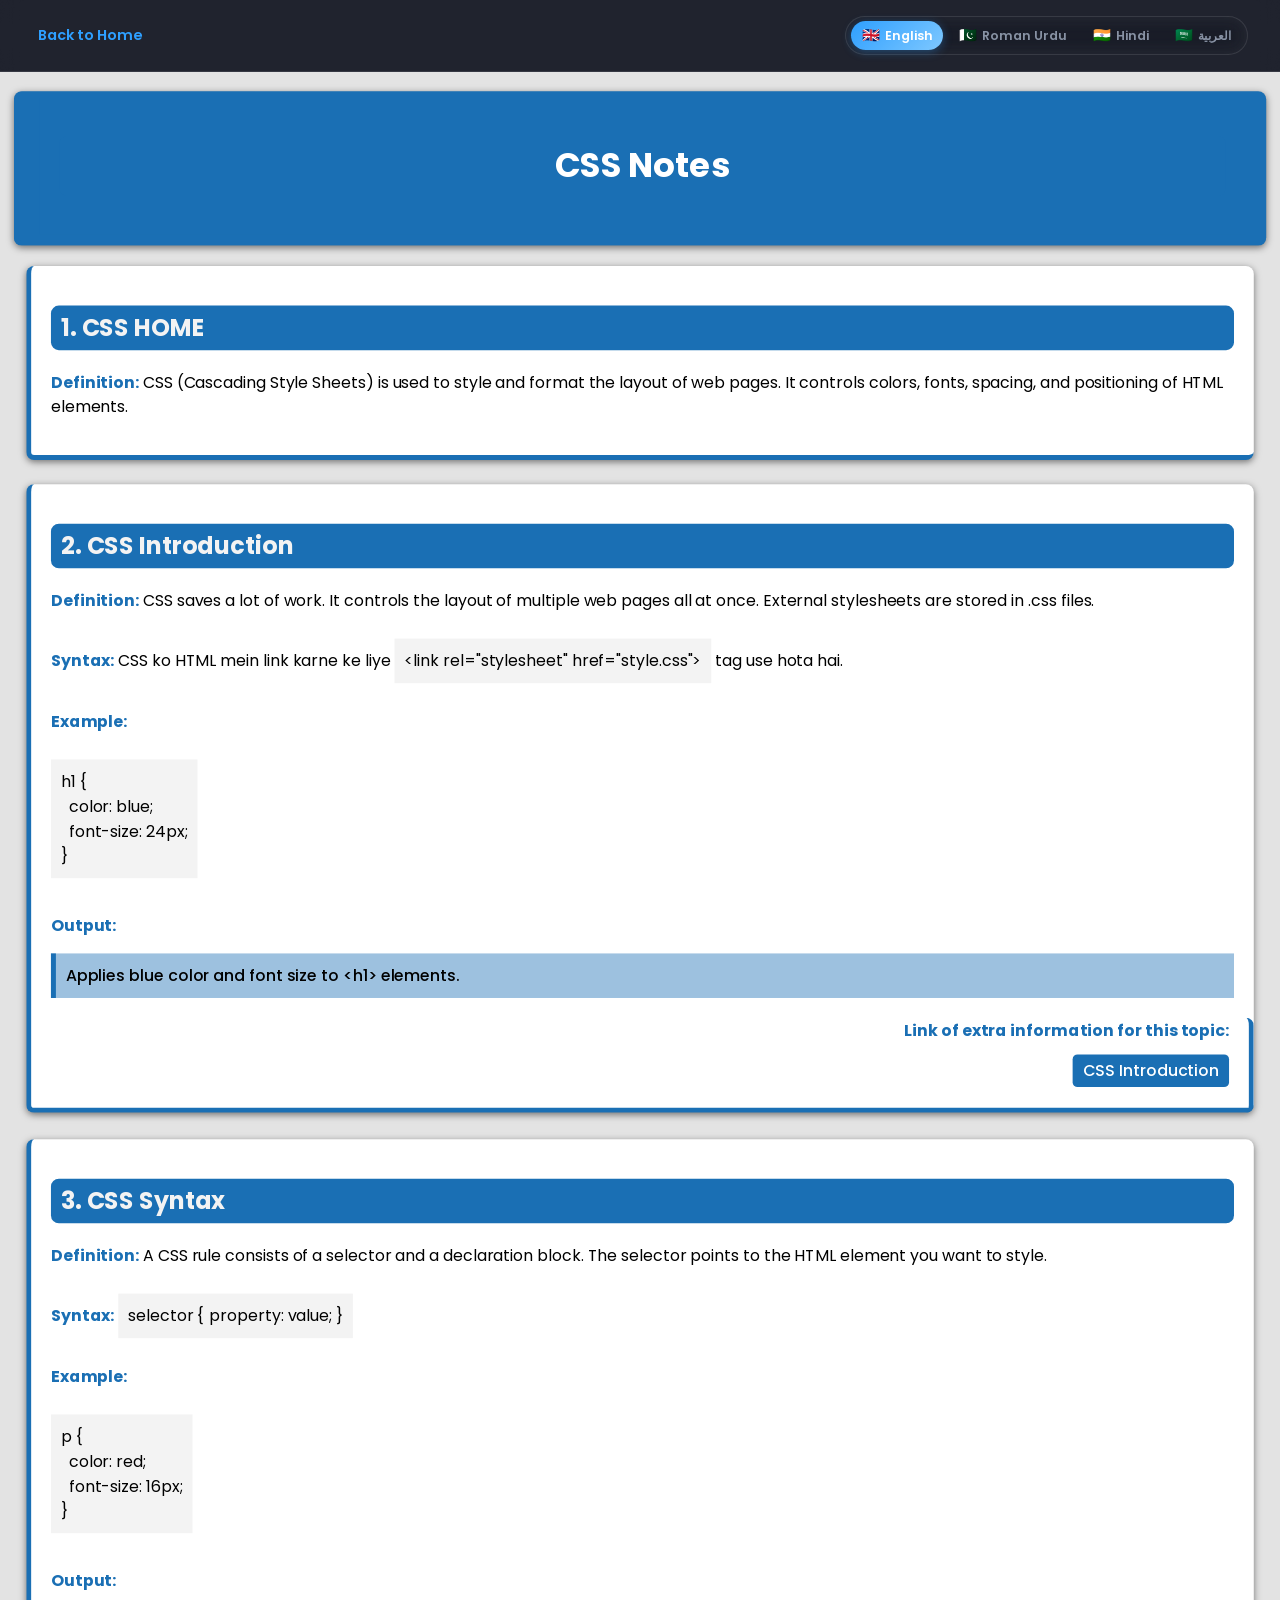
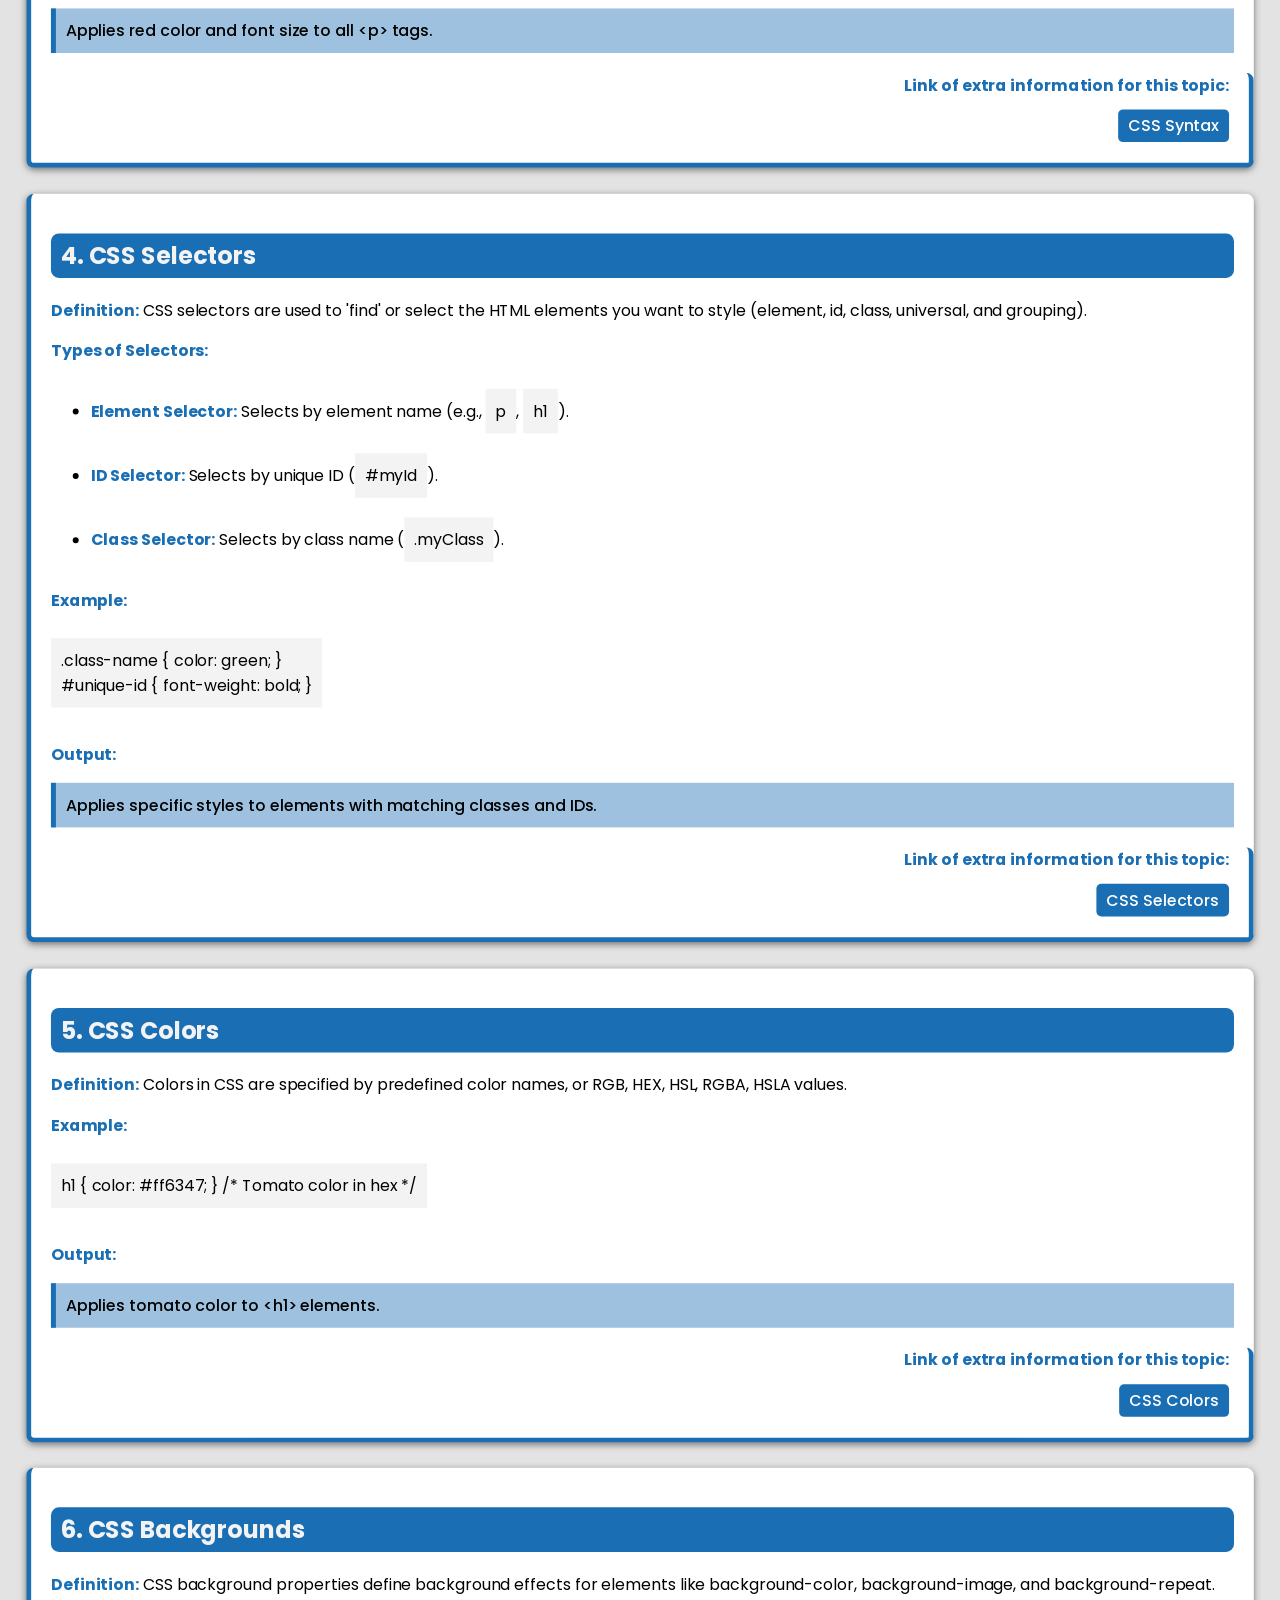
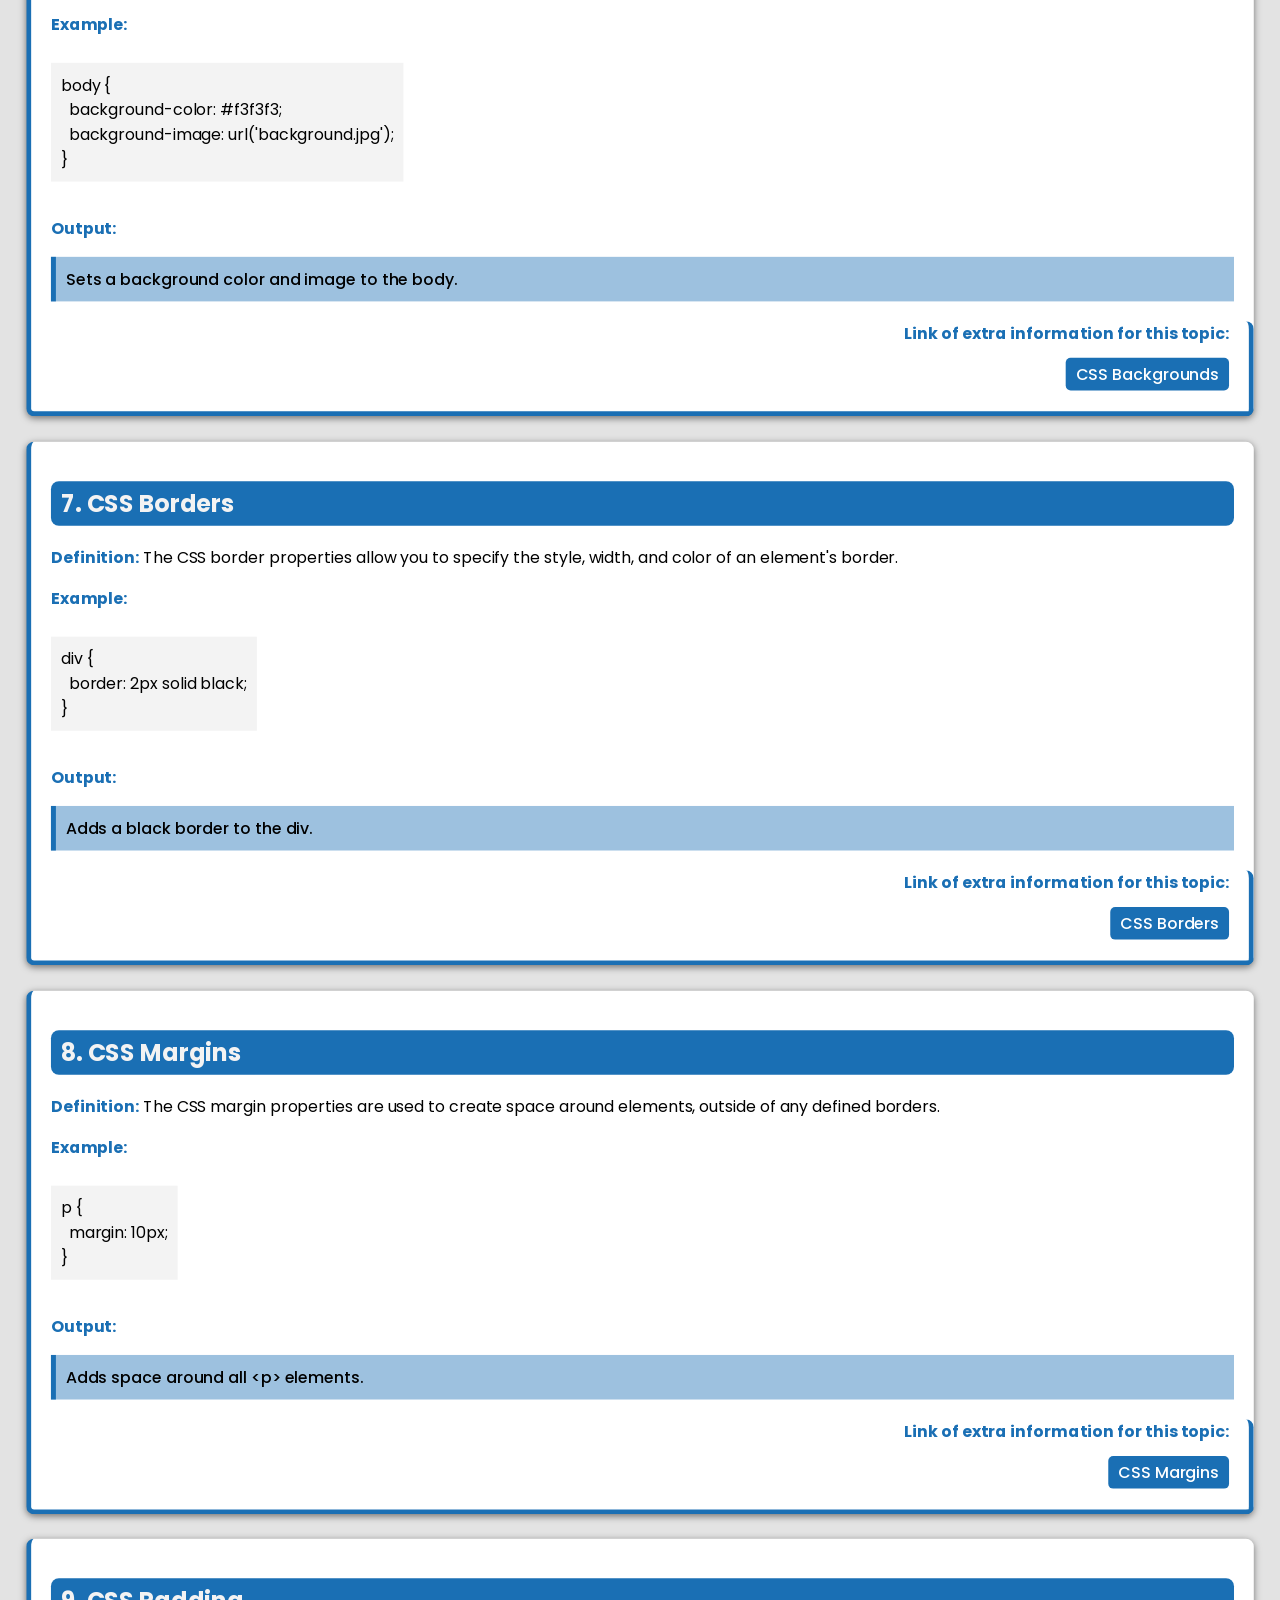
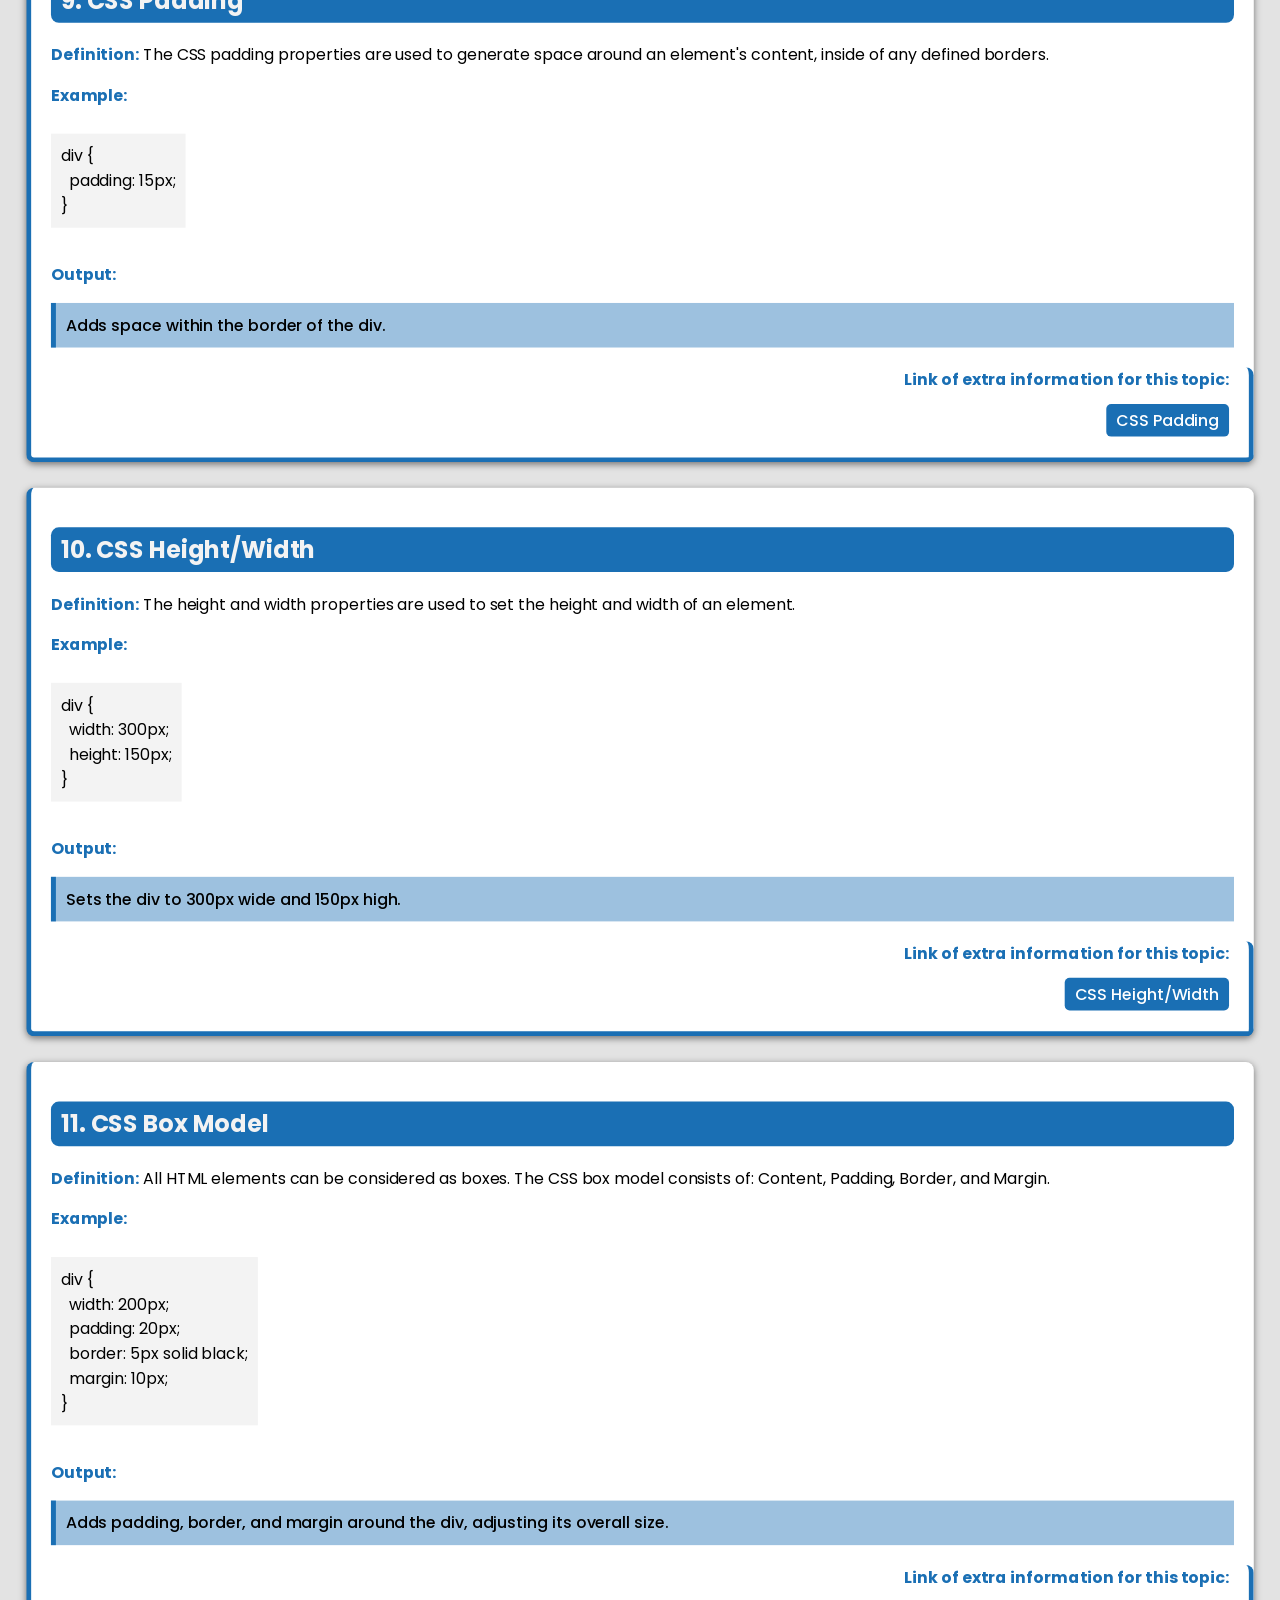
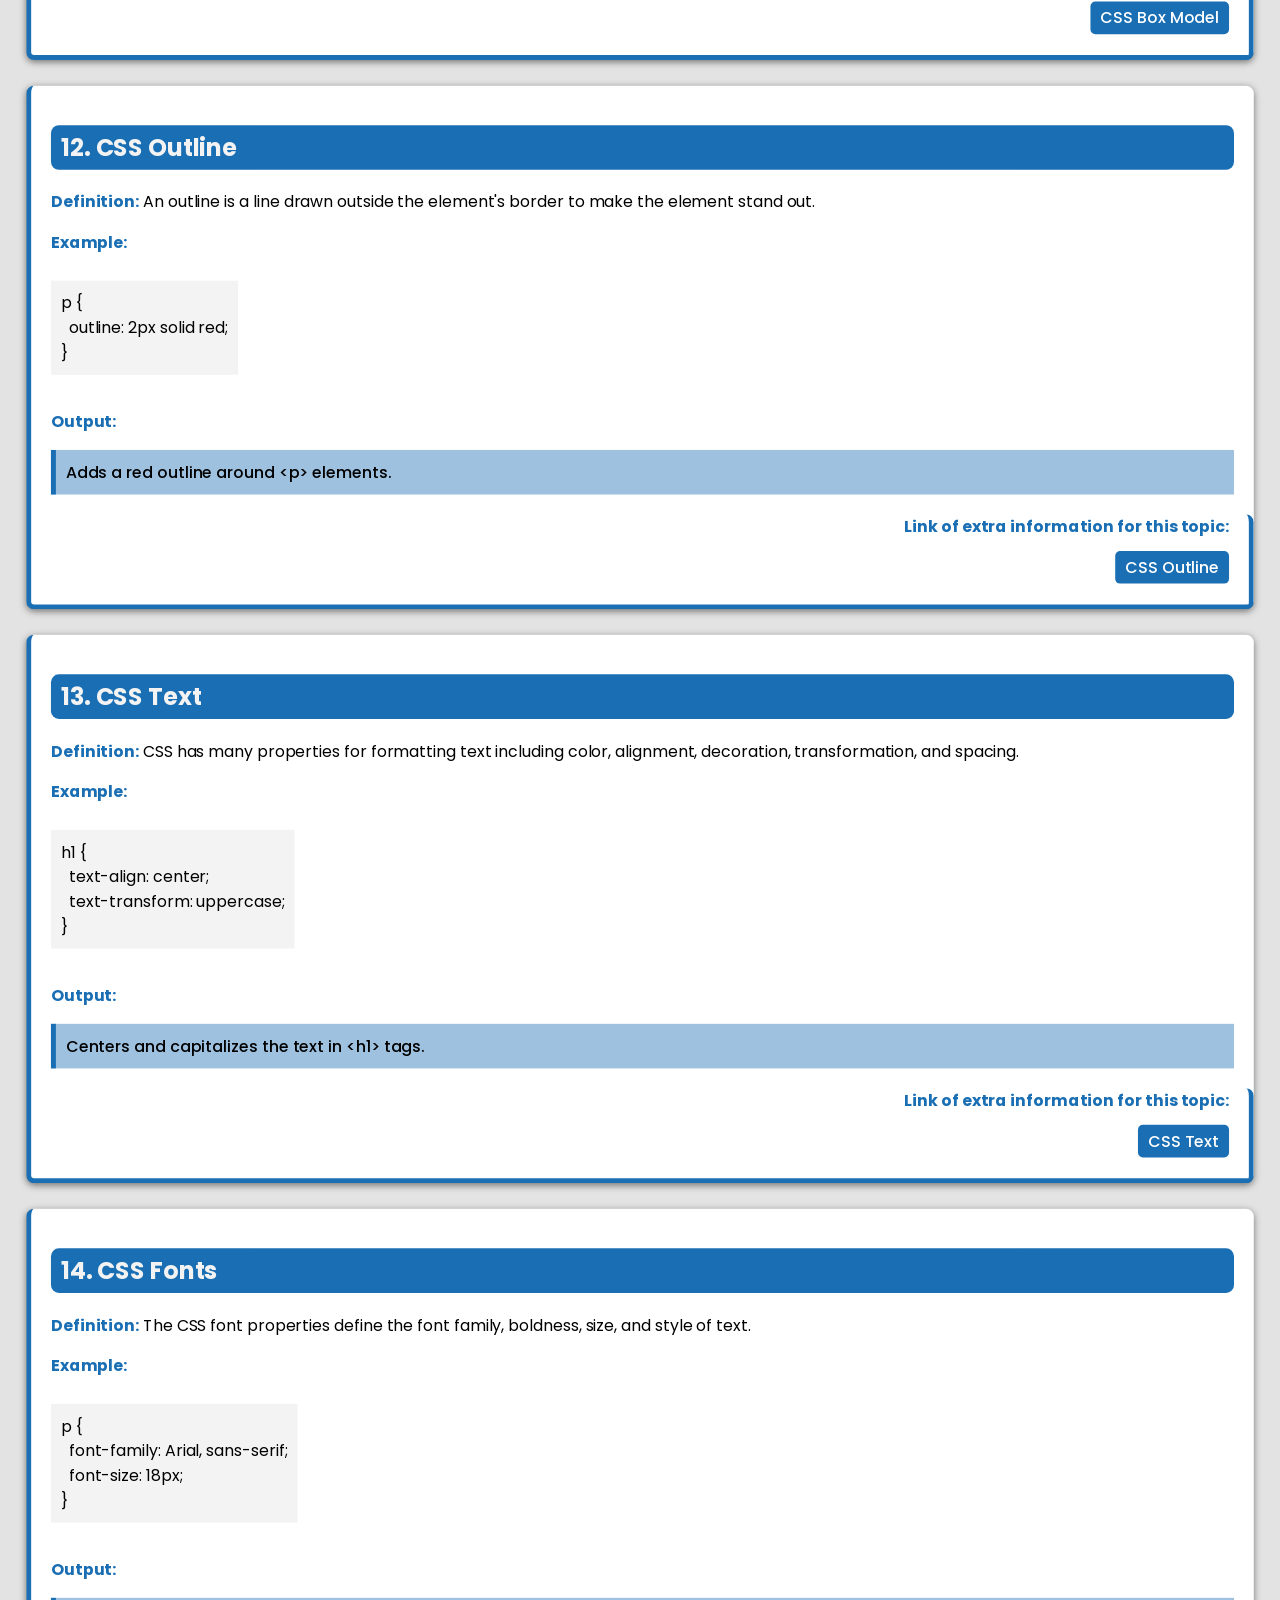
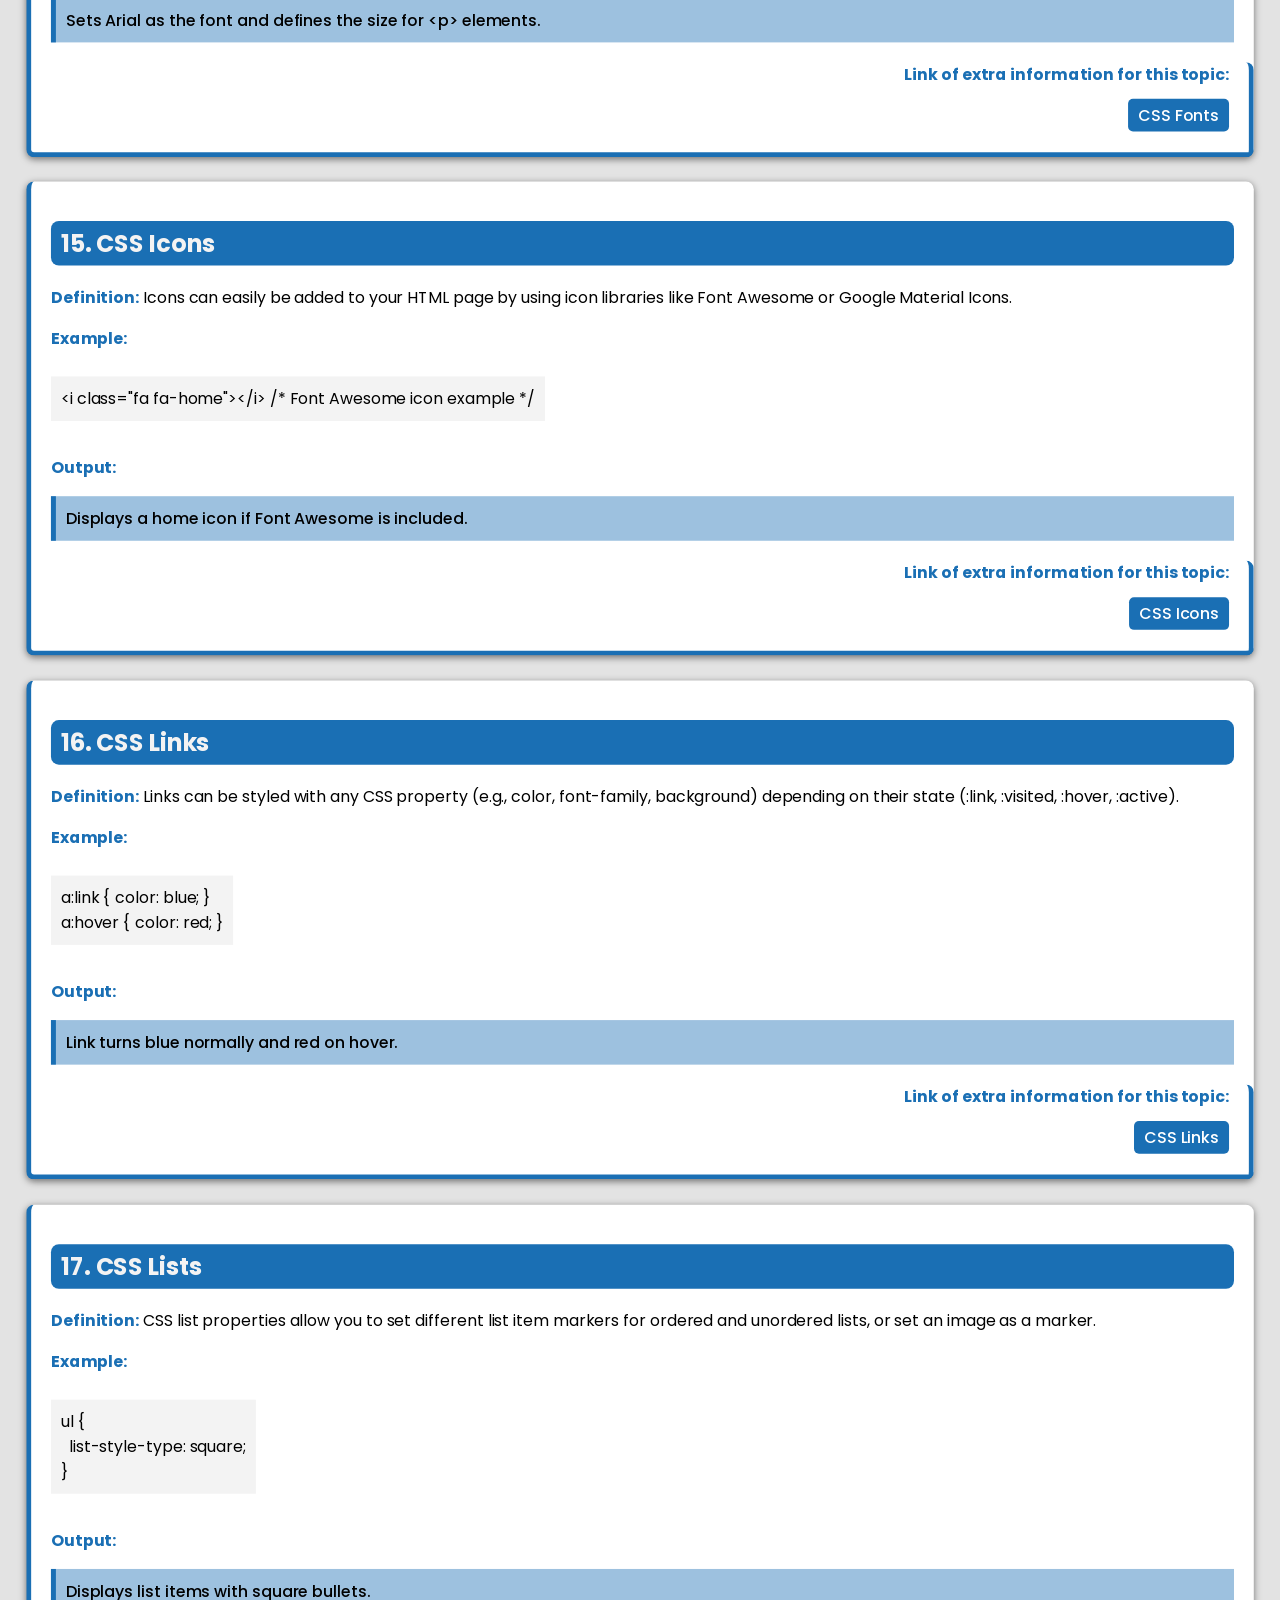
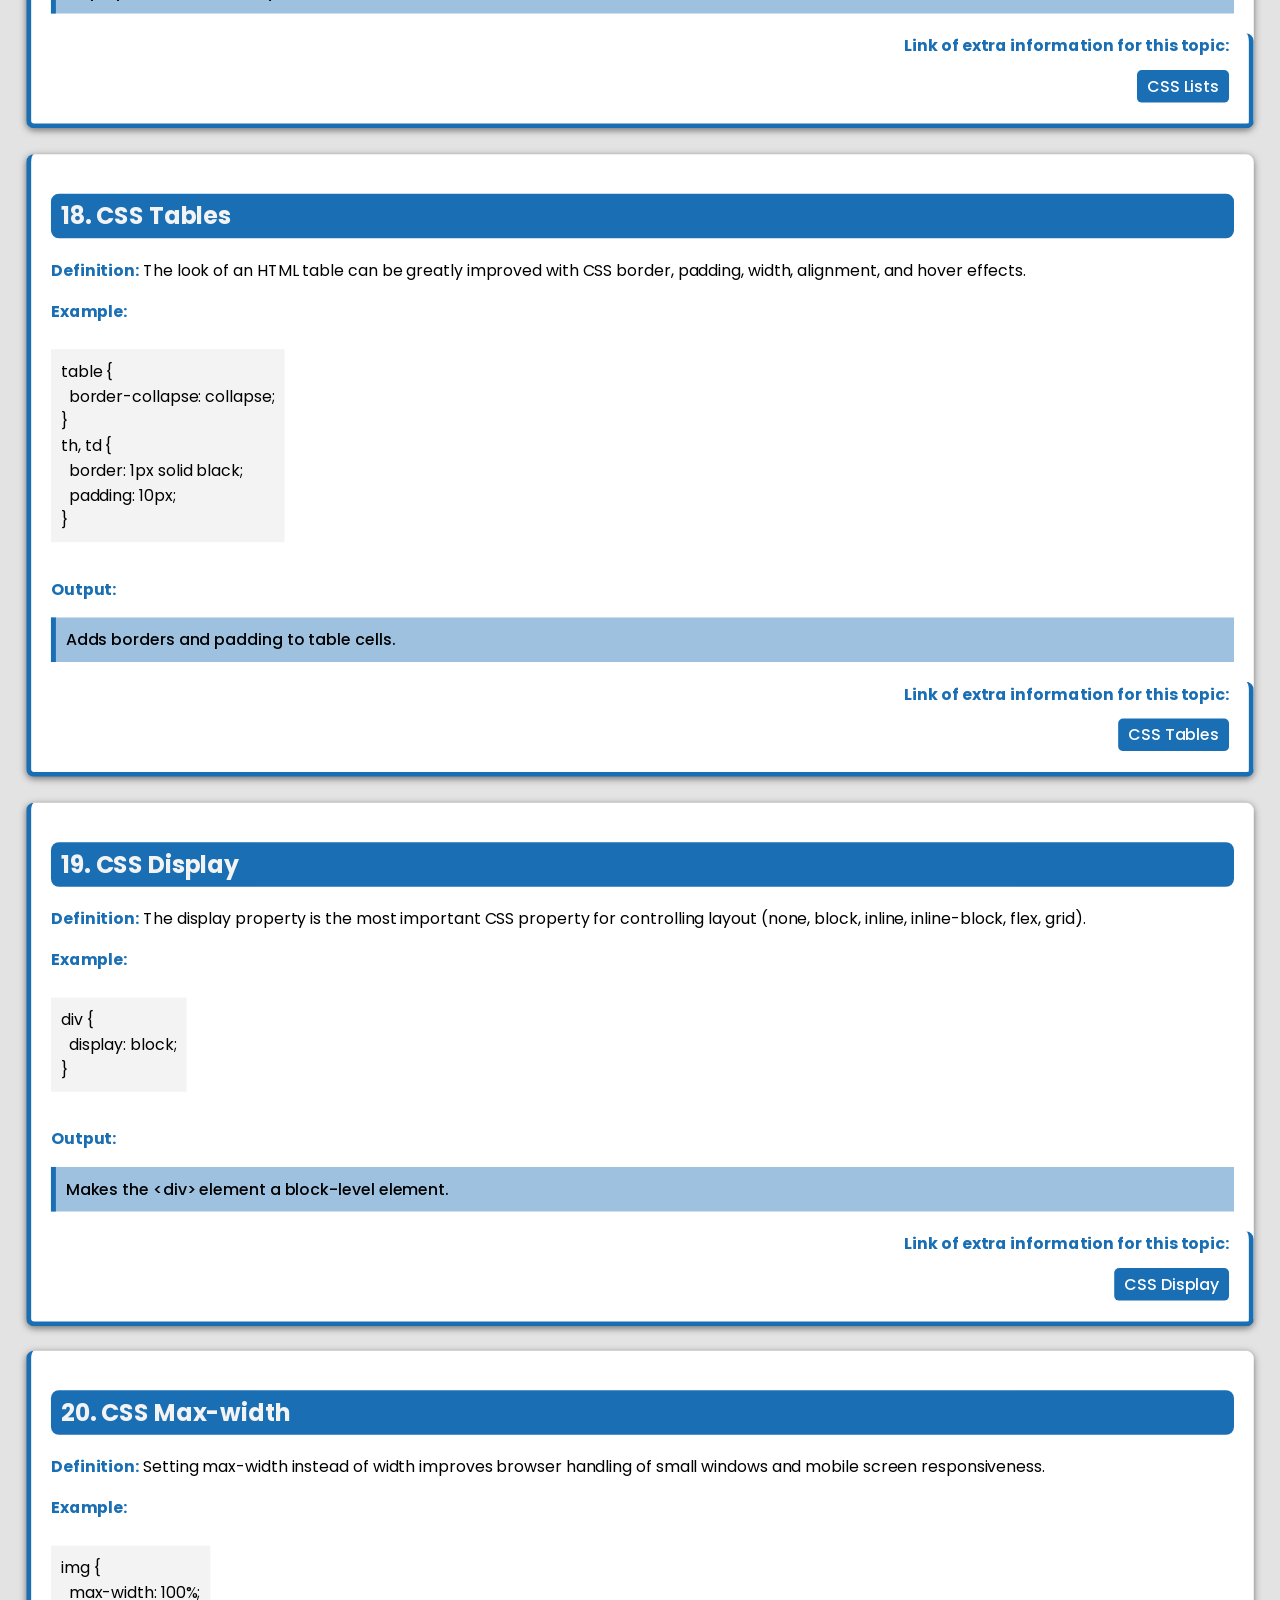
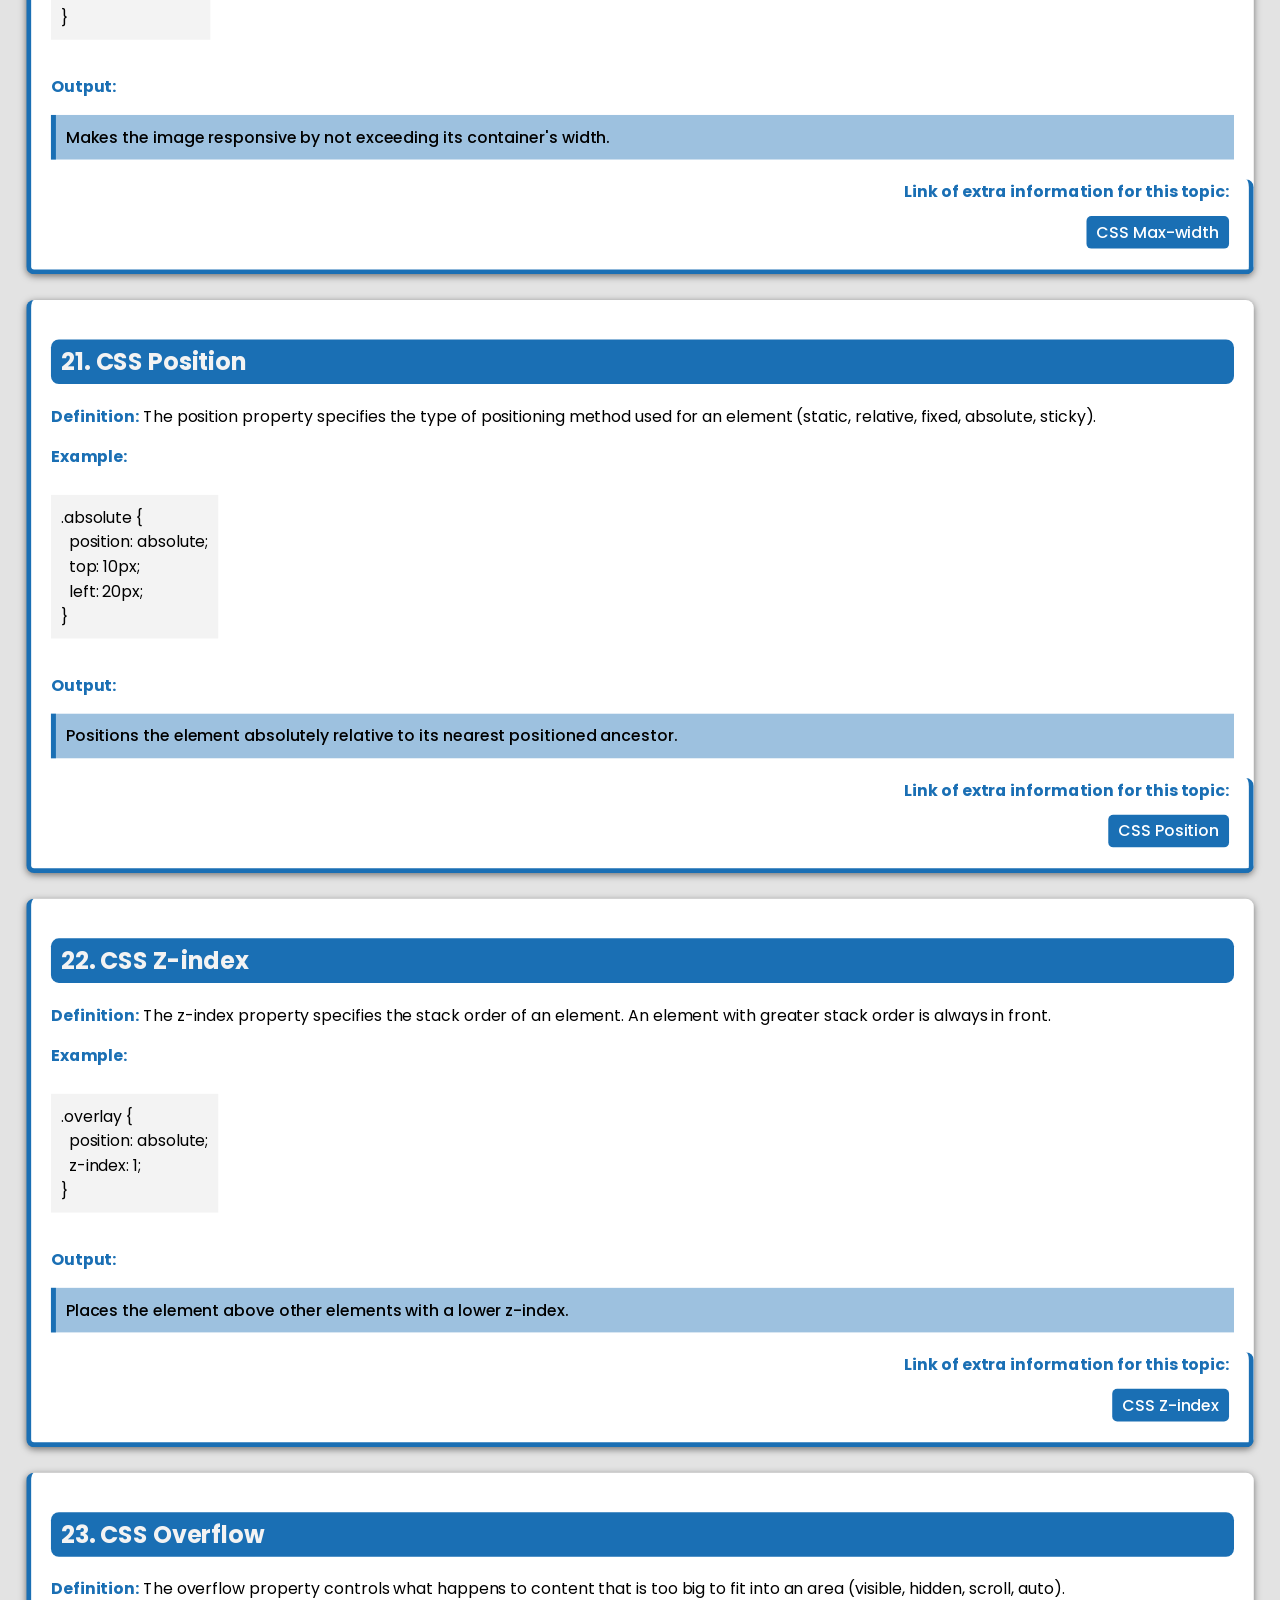
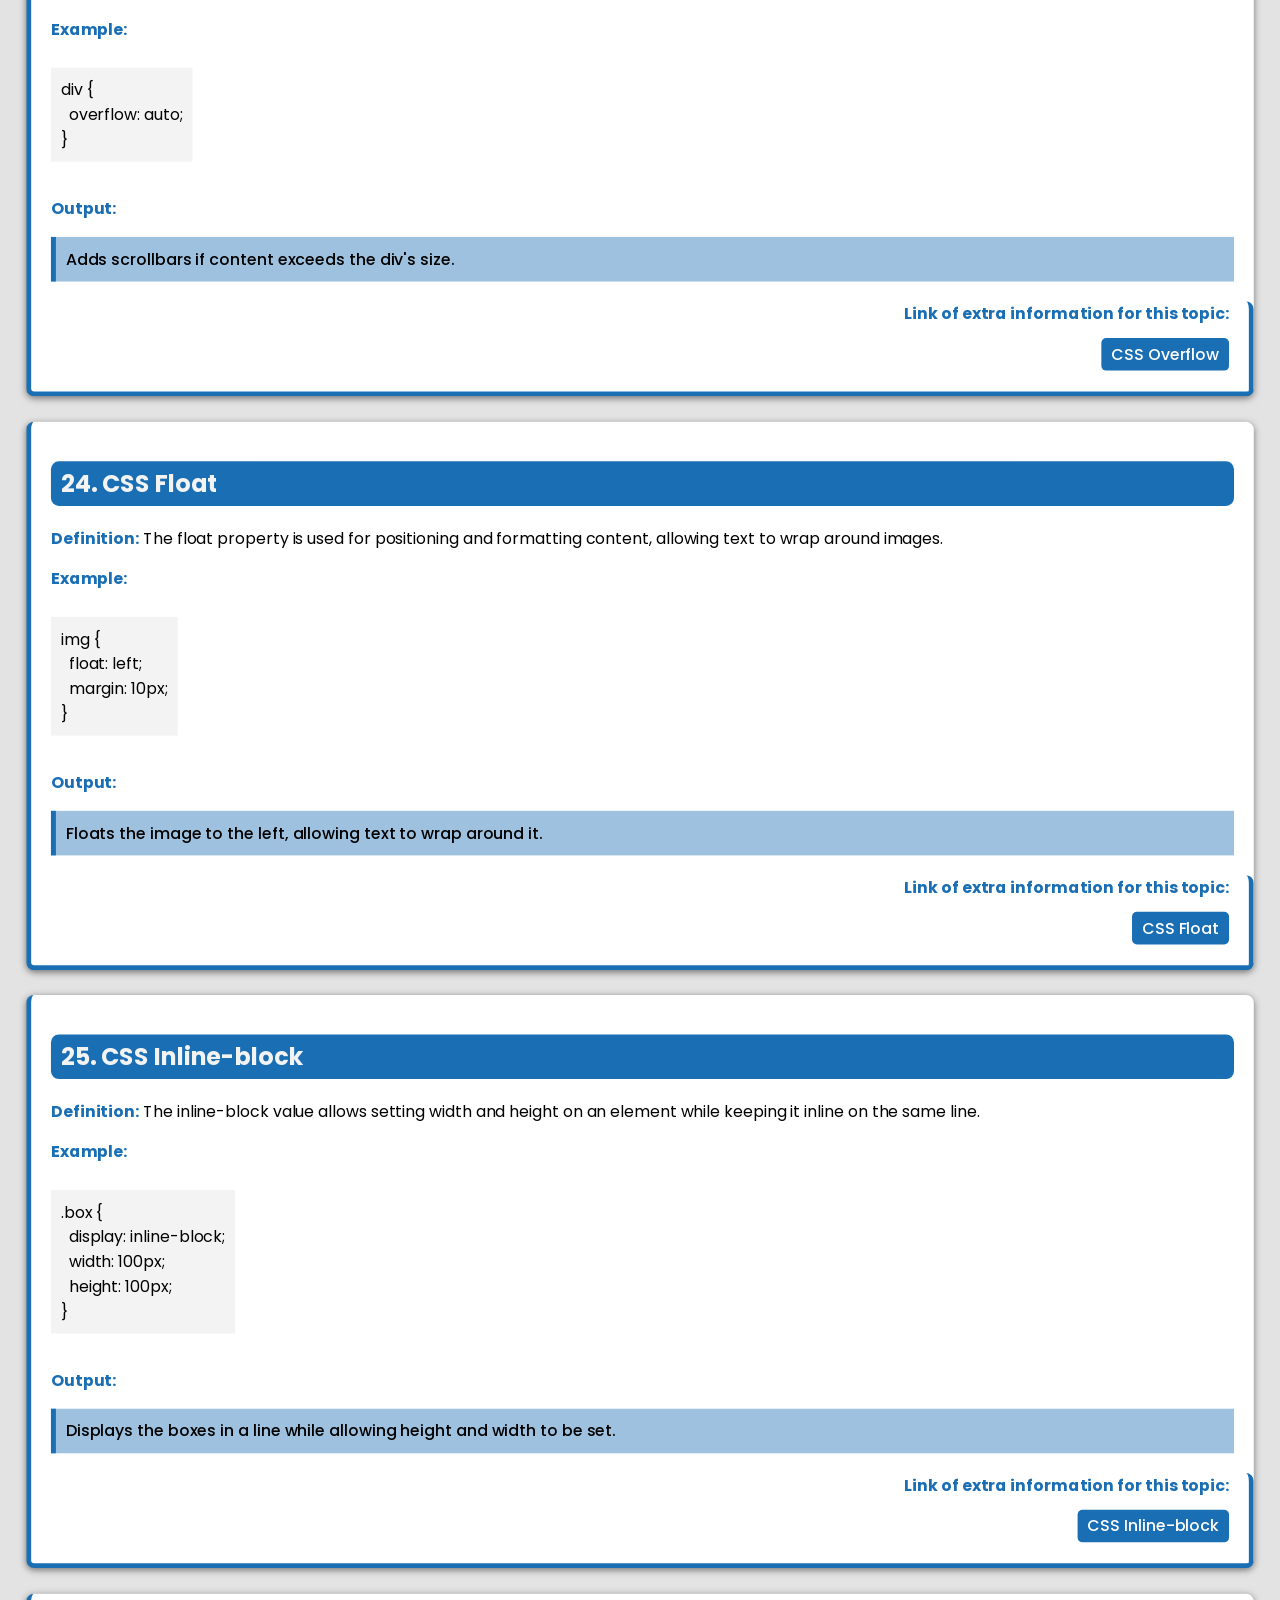
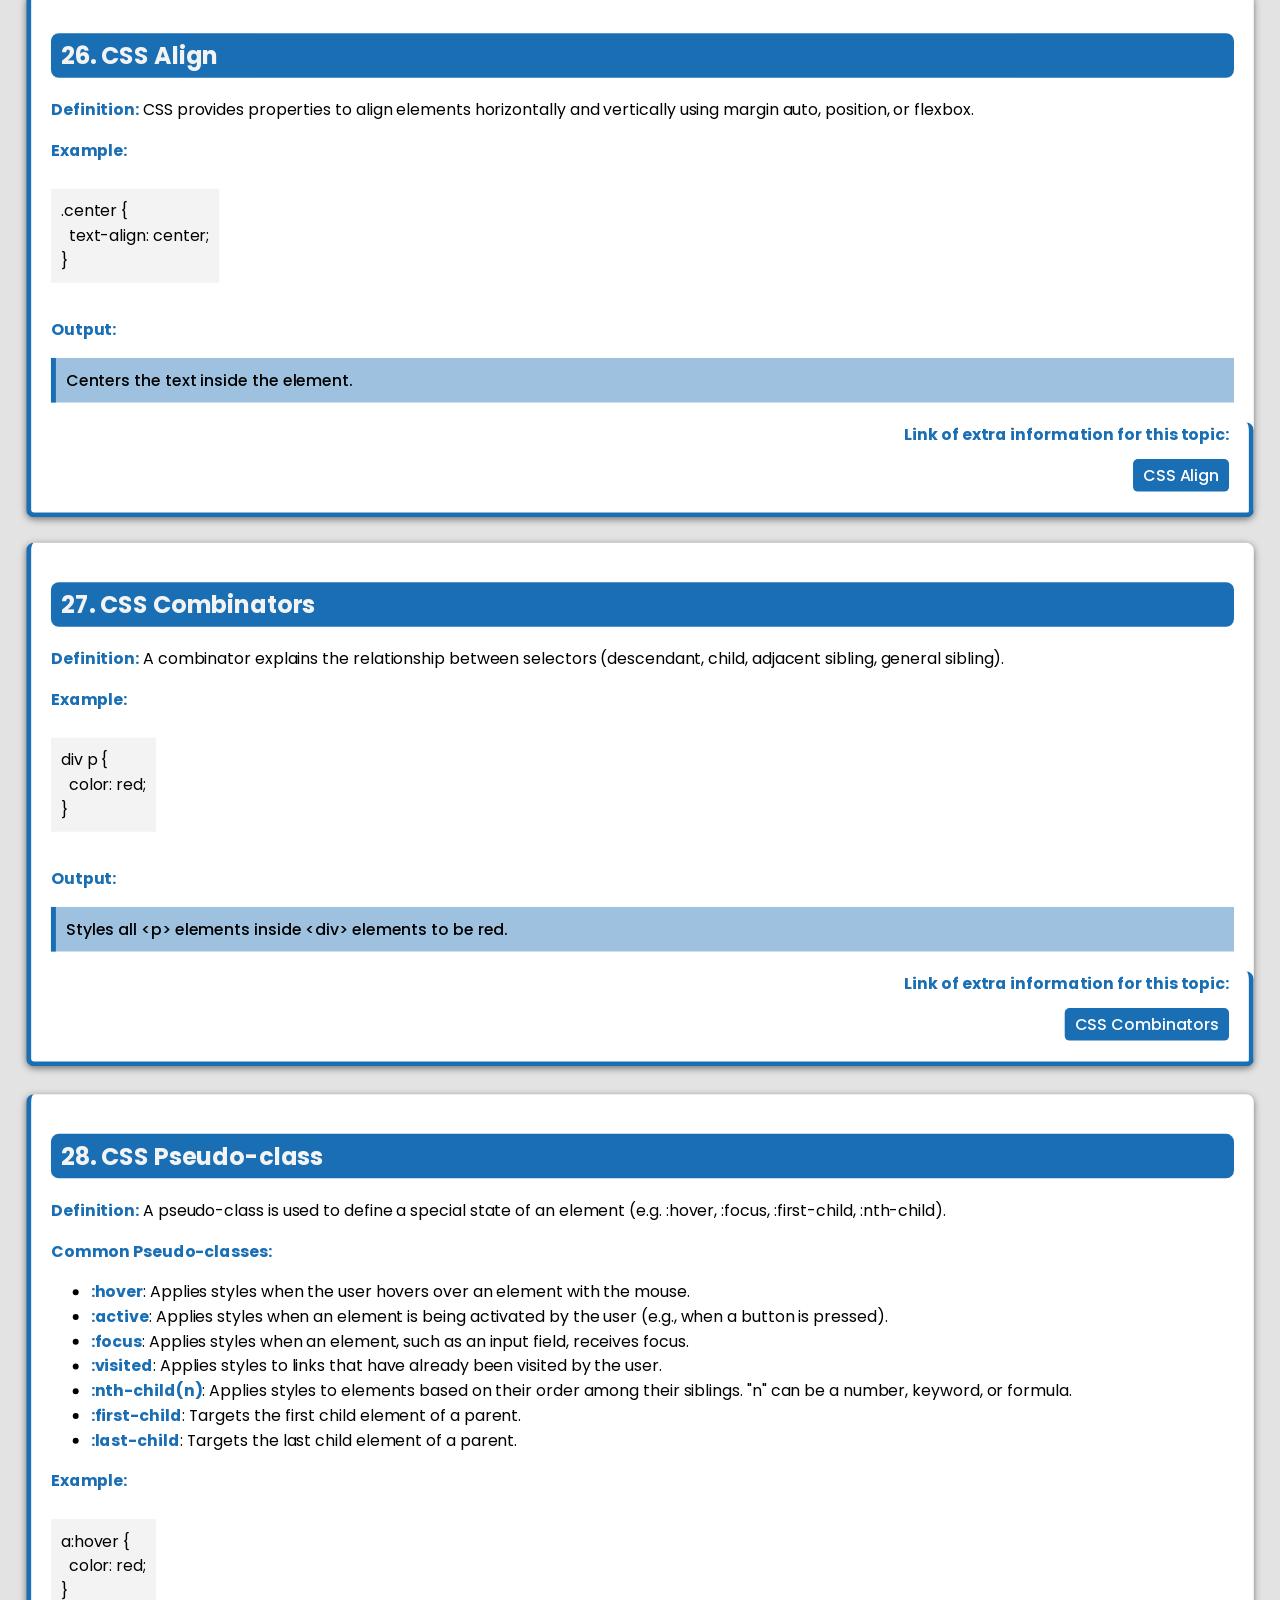
<file: css-tutorial/index.html>
﻿<!DOCTYPE html>
<html lang="en">
  <head>
    <meta charset="UTF-8" />
    <meta name="viewport" content="width=device-width, initial-scale=1.0" />
    <title>CSS Notes | AbdUL REHMAN</title>
    <link rel="shortcut icon" href="css-3.svg" type="image/x-icon" />
    <link rel="stylesheet" href="css-tutorial.css" />
  </head>
  <body>
    <header style="display: flex; justify-content: space-between; align-items: center; padding: 1rem 2rem; background: rgba(10, 14, 26, 0.9); border-bottom: 1px solid rgba(255, 255, 255, 0.1); position: sticky; top: 0; z-index: 100; backdrop-filter: blur(10px);">
      <a href="../index.html" style="color: #2e9fff; text-decoration: none; font-weight: 600; font-family: sans-serif; font-size: 0.9rem; display: flex; align-items: center; gap: 0.4rem;">
        <i class="fa-solid fa-arrow-left"></i> <span data-i18n="btn_back_home">Back to Home</span>
      </a>
      <div class="nav-lang-container"></div>
    </header>

    <section id="title-section">
      <header>
        <h1 class="main-title" data-i18n="css_notes_title">CSS Notes</h1>
      </header>
    </section>

    <section>
      <h1>1. CSS HOME</h1>
      <p>
        <strong>Definition:</strong> CSS (Cascading Style Sheets) web pages ko
        style aur layout provide karne ke liye use hota hai. Yeh HTML ke sath
        mil kar front-end development ka essential part hai.
      </p>
    </section>

    <section>
      <h1>2. CSS Introduction</h1>
      <p>
        <strong>Definition:</strong> CSS ka use HTML elements ko visually style
        karne aur layout dene ke liye hota hai. Yeh presentation aur HTML ke
        structure ko separate karta hai.
      </p>
      <p>
        <strong>Syntax:</strong> CSS ko HTML mein link karne ke liye
        <code>&lt;link rel="stylesheet" href="style.css"&gt;</code> tag use hota
        hai.
      </p>
      <p><strong>Example:</strong></p>
      <code>
        h1 {<br />
        &nbsp;&nbsp;color: blue;<br />
        &nbsp;&nbsp;font-size: 24px;<br />
        }
      </code>
      <br />
      <br />
      <strong>Output:</strong>
      <p class="output-box">
        Applies blue color and font size to &lt;h1&gt; elements.
      </p>
      <div class="extra-info">
        <p><strong>Link of extra information for this topic:</strong></p>
        <a href="https://www.w3schools.com/css/css_intro.asp" target="_blank"
          >CSS Introduction</a
        >
      </div>
    </section>

    <section>
      <h1>3. CSS Syntax</h1>
      <p>
        <strong>Definition:</strong> CSS mein syntax ek selector aur declaration
        block ka combination hota hai jo style define karta hai.
      </p>
      <p><strong>Syntax:</strong> <code>selector { property: value; }</code></p>
      <p><strong>Example:</strong></p>
      <code>
        p {<br />
        &nbsp;&nbsp;color: red;<br />
        &nbsp;&nbsp;font-size: 16px;<br />
        }
      </code>
      <br />
      <br />
      <strong>Output:</strong>
      <p class="output-box">
        Applies red color and font size to all &lt;p&gt; tags.
      </p>
      <div class="extra-info">
        <p><strong>Link of extra information for this topic:</strong></p>
        <a href="https://www.w3schools.com/css/css_syntax.asp" target="_blank"
          >CSS Syntax</a
        >
      </div>
    </section>

    <section>
      <h1>4. CSS Selectors</h1>
      <p>
        <strong>Definition:</strong> Selectors specify karte hain ke kin HTML
        elements ko style apply karna hai.
      </p>
      <p><strong>Types of Selectors:</strong></p>
      <ul>
        <li>
          <strong>Element Selector:</strong> Selects by element name (e.g.,
          <code>p</code>, <code>h1</code>).
        </li>
        <li>
          <strong>ID Selector:</strong> Selects by unique ID
          (<code>#myId</code>).
        </li>
        <li>
          <strong>Class Selector:</strong> Selects by class name
          (<code>.myClass</code>).
        </li>
      </ul>
      <p><strong>Example:</strong></p>
      <code>
        .class-name { color: green; }<br />
        #unique-id { font-weight: bold; }
      </code>
      <br />
      <br />
      <strong>Output:</strong>
      <p class="output-box">
        Applies specific styles to elements with matching classes and IDs.
      </p>
      <div class="extra-info">
        <p><strong>Link of extra information for this topic:</strong></p>
        <a
          href="https://www.w3schools.com/css/css_selectors.asp"
          target="_blank"
          >CSS Selectors</a
        >
      </div>
    </section>

    <section>
      <h1>5. CSS Colors</h1>
      <p>
        <strong>Definition:</strong> Colors elements ko visually style karne
        mein madad karte hain aur alag-alag methods ke through define kiye ja
        sakte hain: names, hex codes, RGB, HSL.
      </p>
      <p><strong>Example:</strong></p>
      <code> h1 { color: #ff6347; } /* Tomato color in hex */ </code> <br />
      <br />
      <strong>Output:</strong>
      <p class="output-box">Applies tomato color to &lt;h1&gt; elements.</p>
      <div class="extra-info">
        <p><strong>Link of extra information for this topic:</strong></p>
        <a href="https://www.w3schools.com/css/css_colors.asp" target="_blank"
          >CSS Colors</a
        >
      </div>
    </section>

    <section>
      <h1>6. CSS Backgrounds</h1>
      <p>
        <strong>Definition:</strong> CSS backgrounds se element ke background
        color, image, position aur repeat control karne mein madad milti hai.
      </p>
      <p><strong>Example:</strong></p>
      <code>
        body {<br />
        &nbsp;&nbsp;background-color: #f3f3f3;<br />
        &nbsp;&nbsp;background-image: url('background.jpg');<br />
        }
      </code>
      <br />
      <br />
      <strong>Output:</strong>
      <p class="output-box">Sets a background color and image to the body.</p>
      <div class="extra-info">
        <p><strong>Link of extra information for this topic:</strong></p>
        <a
          href="https://www.w3schools.com/css/css_background.asp"
          target="_blank"
          >CSS Backgrounds</a
        >
      </div>
    </section>

    <section>
      <h1>7. CSS Borders</h1>
      <p>
        <strong>Definition:</strong> Borders elements ko alag dikhane aur
        visually divide karne ke liye style kiya jata hai. CSS mein border
        color, style aur width define hoti hai.
      </p>
      <p><strong>Example:</strong></p>
      <code>
        div {<br />
        &nbsp;&nbsp;border: 2px solid black;<br />
        }
      </code>
      <br />
      <br />
      <strong>Output:</strong>
      <p class="output-box">Adds a black border to the div.</p>
      <div class="extra-info">
        <p><strong>Link of extra information for this topic:</strong></p>
        <a href="https://www.w3schools.com/css/css_border.asp" target="_blank"
          >CSS Borders</a
        >
      </div>
    </section>

    <section>
      <h1>8. CSS Margins</h1>
      <p>
        <strong>Definition:</strong> Margins kisi element aur uske surrounding
        content ke darmiyan space define karte hain.
      </p>
      <p><strong>Example:</strong></p>
      <code>
        p {<br />
        &nbsp;&nbsp;margin: 10px;<br />
        }
      </code>
      <br />
      <br />
      <strong>Output:</strong>
      <p class="output-box">Adds space around all &lt;p&gt; elements.</p>
      <div class="extra-info">
        <p><strong>Link of extra information for this topic:</strong></p>
        <a href="https://www.w3schools.com/css/css_margin.asp" target="_blank"
          >CSS Margins</a
        >
      </div>
    </section>

    <section>
      <h1>9. CSS Padding</h1>
      <p>
        <strong>Definition:</strong> Padding kisi element ke content aur border
        ke beech ka space hai.
      </p>
      <p><strong>Example:</strong></p>
      <code>
        div {<br />
        &nbsp;&nbsp;padding: 15px;<br />
        }
      </code>
      <br />
      <br />
      <strong>Output:</strong>
      <p class="output-box">Adds space within the border of the div.</p>
      <div class="extra-info">
        <p><strong>Link of extra information for this topic:</strong></p>
        <a href="https://www.w3schools.com/css/css_padding.asp" target="_blank"
          >CSS Padding</a
        >
      </div>
    </section>

    <section>
      <h1>10. CSS Height/Width</h1>
      <p>
        <strong>Definition:</strong> CSS mein height aur width properties kisi
        element ke dimensions ko control karti hain. Yeh fixed (pixels),
        relative (percentages), ya auto values ho sakti hain.
      </p>
      <p><strong>Example:</strong></p>
      <code>
        div {<br />
        &nbsp;&nbsp;width: 300px;<br />
        &nbsp;&nbsp;height: 150px;<br />
        }
      </code>
      <br />
      <br />
      <strong>Output:</strong>
      <p class="output-box">Sets the div to 300px wide and 150px high.</p>
      <div class="extra-info">
        <p><strong>Link of extra information for this topic:</strong></p>
        <a
          href="https://www.w3schools.com/css/css_dimension.asp"
          target="_blank"
          >CSS Height/Width</a
        >
      </div>
    </section>

    <section>
      <h1>11. CSS Box Model</h1>
      <p>
        <strong>Definition:</strong> CSS box model mein padding, borders,
        margins aur content included hotay hain jo ek element ka total size
        define karte hain.
      </p>
      <p><strong>Example:</strong></p>
      <code>
        div {<br />
        &nbsp;&nbsp;width: 200px;<br />
        &nbsp;&nbsp;padding: 20px;<br />
        &nbsp;&nbsp;border: 5px solid black;<br />
        &nbsp;&nbsp;margin: 10px;<br />
        }
      </code>
      <br />
      <br />
      <strong>Output:</strong>
      <p class="output-box">
        Adds padding, border, and margin around the div, adjusting its overall
        size.
      </p>
      <div class="extra-info">
        <p><strong>Link of extra information for this topic:</strong></p>
        <a href="https://www.w3schools.com/css/css_boxmodel.asp" target="_blank"
          >CSS Box Model</a
        >
      </div>
    </section>

    <section>
      <h1>12. CSS Outline</h1>
      <p>
        <strong>Definition:</strong> Outline kisi element ke bahar additional
        line hai jo border ke bahar lagti hai aur layout ko effect nahi karti.
      </p>
      <p><strong>Example:</strong></p>
      <code>
        p {<br />
        &nbsp;&nbsp;outline: 2px solid red;<br />
        }
      </code>
      <br />
      <br />
      <strong>Output:</strong>
      <p class="output-box">Adds a red outline around &lt;p&gt; elements.</p>
      <div class="extra-info">
        <p><strong>Link of extra information for this topic:</strong></p>
        <a href="https://www.w3schools.com/css/css_outline.asp" target="_blank"
          >CSS Outline</a
        >
      </div>
    </section>

    <section>
      <h1>13. CSS Text</h1>
      <p>
        <strong>Definition:</strong> CSS text properties text ke style ko
        control karte hain, jaise alignment, decoration, transform, aur spacing.
      </p>
      <p><strong>Example:</strong></p>
      <code>
        h1 {<br />
        &nbsp;&nbsp;text-align: center;<br />
        &nbsp;&nbsp;text-transform: uppercase;<br />
        }
      </code>
      <br />
      <br />
      <strong>Output:</strong>
      <p class="output-box">
        Centers and capitalizes the text in &lt;h1&gt; tags.
      </p>
      <div class="extra-info">
        <p><strong>Link of extra information for this topic:</strong></p>
        <a href="https://www.w3schools.com/css/css_text.asp" target="_blank"
          >CSS Text</a
        >
      </div>
    </section>

    <section>
      <h1>14. CSS Fonts</h1>
      <p>
        <strong>Definition:</strong> CSS fonts properties kisi text ka font
        family, size, weight aur style control karti hain.
      </p>
      <p><strong>Example:</strong></p>
      <code>
        p {<br />
        &nbsp;&nbsp;font-family: Arial, sans-serif;<br />
        &nbsp;&nbsp;font-size: 18px;<br />
        }
      </code>
      <br />
      <br />
      <strong>Output:</strong>
      <p class="output-box">
        Sets Arial as the font and defines the size for &lt;p&gt; elements.
      </p>
      <div class="extra-info">
        <p><strong>Link of extra information for this topic:</strong></p>
        <a href="https://www.w3schools.com/css/css_font.asp" target="_blank"
          >CSS Fonts</a
        >
      </div>
    </section>

    <section>
      <h1>15. CSS Icons</h1>
      <p>
        <strong>Definition:</strong> CSS mein icons font libraries, jaise Font
        Awesome, ke through add kiye ja sakte hain, ya images use ki ja sakti
        hain.
      </p>
      <p><strong>Example:</strong></p>
      <code>
        &lt;i class="fa fa-home"&gt;&lt;/i&gt; /* Font Awesome icon example */
      </code>
      <br />
      <br />
      <strong>Output:</strong>
      <p class="output-box">
        Displays a home icon if Font Awesome is included.
      </p>
      <div class="extra-info">
        <p><strong>Link of extra information for this topic:</strong></p>
        <a href="https://www.w3schools.com/css/css_icons.asp" target="_blank"
          >CSS Icons</a
        >
      </div>
    </section>

    <section>
      <h1>16. CSS Links</h1>
      <p>
        <strong>Definition:</strong> CSS link states (normal, hover, active,
        visited) ko style kar sakta hai.
      </p>
      <p><strong>Example:</strong></p>
      <code>
        a:link { color: blue; }<br />
        a:hover { color: red; }
      </code>
      <br />
      <br />
      <strong>Output:</strong>
      <p class="output-box">Link turns blue normally and red on hover.</p>
      <div class="extra-info">
        <p><strong>Link of extra information for this topic:</strong></p>
        <a href="https://www.w3schools.com/css/css_link.asp" target="_blank"
          >CSS Links</a
        >
      </div>
    </section>

    <section>
      <h1>17. CSS Lists</h1>
      <p>
        <strong>Definition:</strong> CSS lists ka style control karta hai, jaise
        list-style-type, position, aur custom icons set kar sakta hai.
      </p>
      <p><strong>Example:</strong></p>
      <code>
        ul {<br />
        &nbsp;&nbsp;list-style-type: square;<br />
        }
      </code>
      <br />
      <br />
      <strong>Output:</strong>
      <p class="output-box">Displays list items with square bullets.</p>
      <div class="extra-info">
        <p><strong>Link of extra information for this topic:</strong></p>
        <a href="https://www.w3schools.com/css/css_list.asp" target="_blank"
          >CSS Lists</a
        >
      </div>
    </section>

    <section>
      <h1>18. CSS Tables</h1>
      <p>
        <strong>Definition:</strong> CSS tables mein table borders, spacing, aur
        alignment control karta hai.
      </p>
      <p><strong>Example:</strong></p>
      <code>
        table {<br />
        &nbsp;&nbsp;border-collapse: collapse;<br />
        }<br />
        th, td {<br />
        &nbsp;&nbsp;border: 1px solid black;<br />
        &nbsp;&nbsp;padding: 10px;<br />
        }
      </code>
      <br />
      <br />
      <strong>Output:</strong>
      <p class="output-box">Adds borders and padding to table cells.</p>
      <div class="extra-info">
        <p><strong>Link of extra information for this topic:</strong></p>
        <a href="https://www.w3schools.com/css/css_table.asp" target="_blank"
          >CSS Tables</a
        >
      </div>
    </section>

    <section>
      <h1>19. CSS Display</h1>
      <p>
        <strong>Definition:</strong> CSS display property element ki display
        type ko define karta hai, jaise block, inline, inline-block, etc.
      </p>
      <p><strong>Example:</strong></p>
      <code>
        div {<br />
        &nbsp;&nbsp;display: block;<br />
        }
      </code>
      <br />
      <br />
      <strong>Output:</strong>
      <p class="output-box">
        Makes the &lt;div&gt; element a block-level element.
      </p>
      <div class="extra-info">
        <p><strong>Link of extra information for this topic:</strong></p>
        <a
          href="https://www.w3schools.com/css/css_display_visibility.asp"
          target="_blank"
          >CSS Display</a
        >
      </div>
    </section>

    <section>
      <h1>20. CSS Max-width</h1>
      <p>
        <strong>Definition:</strong> CSS max-width property element ki maximum
        width define karti hai. Agar content is width se zyada hota hai to wrap
        ho jata hai.
      </p>
      <p><strong>Example:</strong></p>
      <code>
        img {<br />
        &nbsp;&nbsp;max-width: 100%;<br />
        }
      </code>
      <br />
      <br />
      <strong>Output:</strong>
      <p class="output-box">
        Makes the image responsive by not exceeding its container's width.
      </p>
      <div class="extra-info">
        <p><strong>Link of extra information for this topic:</strong></p>
        <a
          href="https://www.w3schools.com/css/css_max-width.asp"
          target="_blank"
          >CSS Max-width</a
        >
      </div>
    </section>

    <section>
      <h1>21. CSS Position</h1>
      <p>
        <strong>Definition:</strong> CSS position property kisi element ki
        position ko control karta hai, jaise static, relative, absolute, fixed,
        ya sticky.
      </p>
      <p><strong>Example:</strong></p>
      <code>
        .absolute {<br />
        &nbsp;&nbsp;position: absolute;<br />
        &nbsp;&nbsp;top: 10px;<br />
        &nbsp;&nbsp;left: 20px;<br />
        }
      </code>
      <br />
      <br />
      <strong>Output:</strong>
      <p class="output-box">
        Positions the element absolutely relative to its nearest positioned
        ancestor.
      </p>
      <div class="extra-info">
        <p><strong>Link of extra information for this topic:</strong></p>
        <a
          href="https://www.w3schools.com/css/css_positioning.asp"
          target="_blank"
          >CSS Position</a
        >
      </div>
    </section>

    <section>
      <h1>22. CSS Z-index</h1>
      <p>
        <strong>Definition:</strong> CSS z-index property stacking order ko
        define karta hai. Higher z-index wale elements lower z-index wale
        elements par dikhte hain.
      </p>
      <p><strong>Example:</strong></p>
      <code>
        .overlay {<br />
        &nbsp;&nbsp;position: absolute;<br />
        &nbsp;&nbsp;z-index: 1;<br />
        }
      </code>
      <br />
      <br />
      <strong>Output:</strong>
      <p class="output-box">
        Places the element above other elements with a lower z-index.
      </p>
      <div class="extra-info">
        <p><strong>Link of extra information for this topic:</strong></p>
        <a href="https://www.w3schools.com/css/css_z-index.asp" target="_blank"
          >CSS Z-index</a
        >
      </div>
    </section>

    <section>
      <h1>23. CSS Overflow</h1>
      <p>
        <strong>Definition:</strong> CSS overflow property define karta hai ke
        jab content element se bahar chala jaye to kya hona chahiye (hidden,
        scroll, auto, visible).
      </p>
      <p><strong>Example:</strong></p>
      <code>
        div {<br />
        &nbsp;&nbsp;overflow: auto;<br />
        }
      </code>
      <br />
      <br />
      <strong>Output:</strong>
      <p class="output-box">
        Adds scrollbars if content exceeds the div's size.
      </p>
      <div class="extra-info">
        <p><strong>Link of extra information for this topic:</strong></p>
        <a href="https://www.w3schools.com/css/css_overflow.asp" target="_blank"
          >CSS Overflow</a
        >
      </div>
    </section>

    <section>
      <h1>24. CSS Float</h1>
      <p>
        <strong>Definition:</strong> CSS float property elements ko left ya
        right side par float karne ke liye use hoti hai, allowing text and
        inline elements to wrap around.
      </p>
      <p><strong>Example:</strong></p>
      <code>
        img {<br />
        &nbsp;&nbsp;float: left;<br />
        &nbsp;&nbsp;margin: 10px;<br />
        }
      </code>
      <br />
      <br />
      <strong>Output:</strong>
      <p class="output-box">
        Floats the image to the left, allowing text to wrap around it.
      </p>
      <div class="extra-info">
        <p><strong>Link of extra information for this topic:</strong></p>
        <a href="https://www.w3schools.com/css/css_float.asp" target="_blank"
          >CSS Float</a
        >
      </div>
    </section>

    <section>
      <h1>25. CSS Inline-block</h1>
      <p>
        <strong>Definition:</strong> CSS inline-block property elements ko
        inline position par display karta hai lekin unki dimensions define karne
        ki ijaazat deta hai.
      </p>
      <p><strong>Example:</strong></p>
      <code>
        .box {<br />
        &nbsp;&nbsp;display: inline-block;<br />
        &nbsp;&nbsp;width: 100px;<br />
        &nbsp;&nbsp;height: 100px;<br />
        }
      </code>
      <br />
      <br />
      <strong>Output:</strong>
      <p class="output-box">
        Displays the boxes in a line while allowing height and width to be set.
      </p>
      <div class="extra-info">
        <p><strong>Link of extra information for this topic:</strong></p>
        <a
          href="https://www.w3schools.com/css/css_inline-block.asp"
          target="_blank"
          >CSS Inline-block</a
        >
      </div>
    </section>

    <section>
      <h1>26. CSS Align</h1>
      <p>
        <strong>Definition:</strong> CSS align property text ya inline elements
        ko horizontally ya vertically align karne ke liye use hoti hai.
      </p>
      <p><strong>Example:</strong></p>
      <code>
        .center {<br />
        &nbsp;&nbsp;text-align: center;<br />
        }
      </code>
      <br />
      <br />
      <strong>Output:</strong>
      <p class="output-box">Centers the text inside the element.</p>
      <div class="extra-info">
        <p><strong>Link of extra information for this topic:</strong></p>
        <a href="https://www.w3schools.com/css/css_align.asp" target="_blank"
          >CSS Align</a
        >
      </div>
    </section>

    <section>
      <h1>27. CSS Combinators</h1>
      <p>
        <strong>Definition:</strong> CSS combinators selectors ko combine karte
        hain, jisse nested elements ko select karna asaan hota hai.
      </p>
      <p><strong>Example:</strong></p>
      <code>
        div p {<br />
        &nbsp;&nbsp;color: red;<br />
        }
      </code>
      <br />
      <br />
      <strong>Output:</strong>
      <p class="output-box">
        Styles all &lt;p&gt; elements inside &lt;div&gt; elements to be red.
      </p>
      <div class="extra-info">
        <p><strong>Link of extra information for this topic:</strong></p>
        <a
          href="https://www.w3schools.com/css/css_combinators.asp"
          target="_blank"
          >CSS Combinators</a
        >
      </div>
    </section>

    <section>
      <h1>28. CSS Pseudo-class</h1>
      <p>
        <strong>Definition:</strong> CSS pseudo-classes are used to define the
        special state of an element. They allow you to apply styles based on the
        element's state or its relationship to other elements in the document.
        Pseudo-classes are defined by a single colon (:) before the class name.
      </p>
      <p><strong>Common Pseudo-classes:</strong></p>
      <ul>
        <li>
          <strong>:hover</strong>: Applies styles when the user hovers over an
          element with the mouse.
        </li>
        <li>
          <strong>:active</strong>: Applies styles when an element is being
          activated by the user (e.g., when a button is pressed).
        </li>
        <li>
          <strong>:focus</strong>: Applies styles when an element, such as an
          input field, receives focus.
        </li>
        <li>
          <strong>:visited</strong>: Applies styles to links that have already
          been visited by the user.
        </li>
        <li>
          <strong>:nth-child(n)</strong>: Applies styles to elements based on
          their order among their siblings. "n" can be a number, keyword, or
          formula.
        </li>
        <li>
          <strong>:first-child</strong>: Targets the first child element of a
          parent.
        </li>
        <li>
          <strong>:last-child</strong>: Targets the last child element of a
          parent.
        </li>
      </ul>

      <p><strong>Example:</strong></p>
      <code>
        a:hover {<br />
        &nbsp;&nbsp;color: red;<br />
        }
      </code>
      <br />
      <br />
      <strong>Output:</strong>
      <p class="output-box">
        Changes the color of a link to red when hovered over.
      </p>

      <p><strong>Example:</strong></p>
      <code>
        input:focus {<br />
        &nbsp;&nbsp;border: 2px solid blue;<br />
        }
      </code>
      <br />
      <br />
      <strong>Output:</strong>
      <p class="output-box">
        Changes the border color of an input field to blue when it is focused.
      </p>
      <div class="extra-info">
        <p><strong>Link of extra information for this topic:</strong></p>
        <a
          href="https://www.w3schools.com/css/css_pseudo_classes.asp"
          target="_blank"
          >CSS Pseudo-class</a
        >
      </div>
    </section>

    <section>
      <h1>29. CSS Pseudo-element</h1>
      <p>
        <strong>Definition:</strong> CSS pseudo-elements allow you to style
        specific parts of an element. They enable you to apply styles to
        elements without adding extra markup in the HTML. Pseudo-elements are
        defined by a double colon (::) syntax, distinguishing them from
        pseudo-classes, which use a single colon (:).
      </p>
      <p><strong>Common Pseudo-elements:</strong></p>
      <ul>
        <li>
          <strong>::before</strong>: Inserts content before the content of the
          selected element.
        </li>
        <li>
          <strong>::after</strong>: Inserts content after the content of the
          selected element.
        </li>
        <li>
          <strong>::first-line</strong>: Targets the first line of a block-level
          element and allows you to style it differently.
        </li>
        <li>
          <strong>::first-letter</strong>: Targets the first letter of a
          block-level element, allowing for unique styling.
        </li>
        <li>
          <strong>::selection</strong>: Styles the portion of a document that
          has been highlighted by the user.
        </li>
        <li>
          <strong>::placeholder</strong>: Styles the placeholder text in an
          input element.
        </li>
      </ul>

      <p><strong>Example:</strong></p>
      <code>
        p::first-line {<br />
        &nbsp;&nbsp;font-weight: bold;<br />
        &nbsp;&nbsp;font-size: 1.2em;<br />
        }
      </code>
      <br />
      <br />
      <strong>Output:</strong>
      <p class="output-box">
        Makes the first line of a paragraph bold and slightly larger.
      </p>

      <p><strong>Example:</strong></p>
      <code>
        h1::after {<br />
        &nbsp;&nbsp;content: " - Welcome!";<br />
        &nbsp;&nbsp;color: gray;<br />
        }
      </code>
      <br />
      <br />
      <strong>Output:</strong>
      <p class="output-box">
        Adds " - Welcome!" in gray color after every &lt;h1&gt; element.
      </p>
      <div class="extra-info">
        <p><strong>Link of extra information for this topic:</strong></p>
        <a
          href="https://www.w3schools.com/css/css_pseudo_elements.asp"
          target="_blank"
          >CSS Pseudo-element</a
        >
      </div>
    </section>

    <section>
      <h1>30. CSS Opacity</h1>
      <p>
        <strong>Definition:</strong> CSS opacity property kisi element ki
        transparency ko control karti hai, jahan 0 (completely transparent) se 1
        (completely opaque) tak value ho sakti hai.
      </p>
      <p><strong>Example:</strong></p>
      <code>
        div {<br />
        &nbsp;&nbsp;opacity: 0.5;<br />
        }
      </code>
      <br />
      <br />
      <strong>Output:</strong>
      <p class="output-box">Sets the element's opacity to 50%.</p>
      <div class="extra-info">
        <p><strong>Link of extra information for this topic:</strong></p>
        <a
          href="https://www.w3schools.com/css/css_image_transparency.asp"
          target="_blank"
          >CSS Opacity</a
        >
      </div>
    </section>

    <section>
      <h1>31. CSS Navigation Bar</h1>
      <p>
        <strong>Definition:</strong> CSS navigation bar website ke menu ko style
        karne ke liye use hoti hai, jisme links ko horizontal ya vertical align
        kiya jata hai.
      </p>
      <p><strong>Example:</strong></p>
      <code>
        nav ul {<br />
        &nbsp;&nbsp;list-style-type: none;<br />
        &nbsp;&nbsp;padding: 0;<br />
        }<br />
        nav ul li {<br />
        &nbsp;&nbsp;display: inline;<br />
        &nbsp;&nbsp;margin-right: 20px;<br />
        }
      </code>
      <br />
      <br />
      <strong>Output:</strong>
      <p class="output-box">Creates a horizontal navigation menu.</p>
      <div class="extra-info">
        <p><strong>Link of extra information for this topic:</strong></p>
        <a href="https://www.w3schools.com/css/css_navbar.asp" target="_blank"
          >CSS Navigation Bar</a
        >
      </div>
    </section>

    <section>
      <h1>32. CSS Dropdowns</h1>
      <p>
        <strong>Definition:</strong> CSS dropdown menus ko create karne ke liye
        use hoti hai, jisme sub-menus ko hide/show kiya jata hai.
      </p>
      <p><strong>Example:</strong></p>
      <code>
        .dropdown {<br />
        &nbsp;&nbsp;position: relative;<br />
        }<br />
        .dropdown-content {<br />
        &nbsp;&nbsp;display: none;<br />
        }<br />
        .dropdown:hover .dropdown-content {<br />
        &nbsp;&nbsp;display: block;<br />
        }
      </code>
      <br />
      <br />
      <strong>Output:</strong>
      <p class="output-box">
        Shows the dropdown content when the dropdown is hovered over.
      </p>
      <div class="extra-info">
        <p><strong>Link of extra information for this topic:</strong></p>
        <a
          href="https://www.w3schools.com/css/css_dropdowns.asp"
          target="_blank"
          >CSS Dropdowns</a
        >
      </div>
    </section>

    <section>
      <h1>33. CSS Image Gallery</h1>
      <p>
        <strong>Definition:</strong> CSS image gallery ek tareeqa hai multiple
        tasavvuraton ko grid ya mosaic layout mein dikhane ka. Yeh web pages ki
        visual appeal ko behtar banata hai.
      </p>
      <p><strong>Example:</strong></p>
      <code>
        .gallery {<br />
        &nbsp;&nbsp;display: grid;<br />
        &nbsp;&nbsp;grid-template-columns: repeat(auto-fill, minmax(200px,
        1fr));<br />
        &nbsp;&nbsp;gap: 10px;<br />
        }
      </code>
      <br />
      <br />
      <strong>Output:</strong>
      <p class="output-box">
        Yeh ek responsive image gallery layout banata hai jisme columns flexible
        hain.
      </p>
      <div class="extra-info">
        <p><strong>Link of extra information for this topic:</strong></p>
        <a
          href="https://www.w3schools.com/css/css_image_gallery.asp"
          target="_blank"
          >CSS Image Gallery</a
        >
      </div>
    </section>

    <section>
      <h1>34. CSS Image Sprites</h1>
      <p>
        <strong>Definition:</strong> CSS image sprites ka matlab hai multiple
        tasavvuraton ko ek single image file mein mila dena, jo HTTP requests ki
        tadad ko kam karta hai. Yeh website ki loading speed ko behtar banata
        hai.
      </p>
      <p><strong>Example:</strong></p>
      <code>
        .sprite {<br />
        &nbsp;&nbsp;background-image: url('sprite.png');<br />
        &nbsp;&nbsp;background-repeat: no-repeat;<br />
        }<br />
        .icon1 {<br />
        &nbsp;&nbsp;width: 50px;<br />
        &nbsp;&nbsp;height: 50px;<br />
        &nbsp;&nbsp;background-position: 0 0;<br />
        }<br />
        .icon2 {<br />
        &nbsp;&nbsp;background-position: -50px 0;<br />
        }
      </code>
      <br />
      <br />
      <strong>Output:</strong>
      <p class="output-box">
        Yeh sprite image se specific icons ko dikhata hai jo background position
        par mabni hota hai.
      </p>
      <div class="extra-info">
        <p><strong>Link of extra information for this topic:</strong></p>
        <a
          href="https://www.w3schools.com/css/css_image_sprites.asp"
          target="_blank"
          >CSS Image Sprites</a
        >
      </div>
    </section>

    <section>
      <h1>35. CSS Attribute Selectors</h1>
      <p>
        <strong>Definition:</strong> CSS attribute selectors aapko elements ko
        unke attributes aur values ke buniyad par select karne ki ijaazat dete
        hain, jo styling mein flexibility faraham karta hai.
      </p>
      <p><strong>Example:</strong></p>
      <code>
        a[href="https://example.com"] {<br />
        &nbsp;&nbsp;color: blue;<br />
        }<br />
        input[type="text"] {<br />
        &nbsp;&nbsp;background-color: lightyellow;<br />
        }
      </code>
      <br />
      <br />
      <strong>Output:</strong>
      <p class="output-box">
        Yeh specific links aur text input fields ko unke attributes ke buniyad
        par style karta hai.
      </p>
      <div class="extra-info">
        <p><strong>Link of extra information for this topic:</strong></p>
        <a
          href="https://www.w3schools.com/css/css_attribute_selectors.asp"
          target="_blank"
          >CSS Attribute Selectors</a
        >
      </div>
    </section>

    <section>
      <h1>36. CSS Forms</h1>
      <p>
        <strong>Definition:</strong> CSS ka istemal HTML forms ko style karne ke
        liye kiya ja sakta hai, jo inki shakal aur istemal ko behtar banata hai.
        Ismein inputs, buttons aur overall form layout shamil hai.
      </p>
      <p><strong>Example:</strong></p>
      <code>
        form {<br />
        &nbsp;&nbsp;background: #f9f9f9;<br />
        &nbsp;&nbsp;padding: 20px;<br />
        &nbsp;&nbsp;border-radius: 5px;<br />
        }<br />
        input[type="submit"] {<br />
        &nbsp;&nbsp;background-color: green;<br />
        &nbsp;&nbsp;color: white;<br />
        &nbsp;&nbsp;padding: 10px 15px;<br />
        }
      </code>
      <br />
      <br />
      <strong>Output:</strong>
      <p class="output-box">
        Yeh form ka background aur submit button ko style karta hai.
      </p>
      <div class="extra-info">
        <p><strong>Link of extra information for this topic:</strong></p>
        <a href="https://www.w3schools.com/css/css_form.asp" target="_blank"
          >CSS Forms</a
        >
      </div>
    </section>

    <section>
      <h1>37. CSS Counters</h1>
      <p>
        <strong>Definition:</strong> CSS counters ek tareeqa hai kisi count ko
        track karne ka aur inhe automatically number dene ke liye istemal kiya
        jata hai. Yeh aksar lists ya headings mein hota hai.
      </p>
      <p><strong>Example:</strong></p>
      <code>
        ol {<br />
        &nbsp;&nbsp;counter-reset: item;<br />
        }<br />
        li {<br />
        &nbsp;&nbsp;counter-increment: item;<br />
        &nbsp;&nbsp;list-style-type: none;<br />
        }<br />
        li::before {<br />
        &nbsp;&nbsp;content: counter(item) ". ";<br />
        }
      </code>
      <br />
      <br />
      <strong>Output:</strong>
      <p class="output-box">Yeh list items ko automatic number deta hai.</p>
      <div class="extra-info">
        <p><strong>Link of extra information for this topic:</strong></p>
        <a href="https://www.w3schools.com/css/css_counters.asp" target="_blank"
          >CSS Counters</a
        >
      </div>
    </section>

    <section>
      <h1>38. CSS Website Layout</h1>
      <p>
        <strong>Definition:</strong> CSS ka istemal web pages ke layout banane
        ke liye kiya jata hai, jo elements ko mukhtalif tareeqon se arrange
        karne ki ijaazat deta hai, jaise grids, flexbox, ya traditional box
        models.
      </p>
      <p><strong>Example:</strong></p>
      <code>
        .container {<br />
        &nbsp;&nbsp;display: flex;<br />
        &nbsp;&nbsp;flex-direction: row;<br />
        }<br />
        .item {<br />
        &nbsp;&nbsp;flex: 1;<br />
        }
      </code>
      <br />
      <br />
      <strong>Output:</strong>
      <p class="output-box">
        Yeh items ko row mein arrange karta hai aur flexible layout banata hai.
      </p>
      <div class="extra-info">
        <p><strong>Link of extra information for this topic:</strong></p>
        <a
          href="https://www.w3schools.com/css/css_website_layout.asp"
          target="_blank"
          >CSS Website Layout</a
        >
      </div>
    </section>

    <section>
      <h1>39. CSS Units</h1>
      <p>
        <strong>Definition:</strong> CSS units yeh tay karte hain ke
        measurements kis tarah se express kiye jaate hain. Aam units mein pixels
        (px), ems, rems, percentages, aur viewport units shamil hain.
      </p>
      <p><strong>Example:</strong></p>
      <code>
        p {<br />
        &nbsp;&nbsp;font-size: 16px;<br />
        }<br />
        .container {<br />
        &nbsp;&nbsp;width: 100%;<br />
        }
      </code>
      <br />
      <br />
      <strong>Output:</strong>
      <p class="output-box">
        Yeh font size aur container width ko mukhtalif units ka istemal karke
        set karta hai.
      </p>
      <div class="extra-info">
        <p><strong>Link of extra information for this topic:</strong></p>
        <a href="https://www.w3schools.com/css/css_units.asp" target="_blank"
          >CSS Units</a
        >
      </div>
    </section>

    <section>
      <h1>40. CSS Specificity</h1>
      <p>
        <strong>Definition:</strong> CSS specificity yeh tay karta hai ke kis
        style ko kisi element par lagoo kiya jaye jab kai styles lagoo kiye ja
        sakte hain. Yeh un selectors ke types par mabni hota hai jo istemal kiye
        gaye hain.
      </p>
      <p><strong>Example:</strong></p>
      <code>
        .class {<br />
        &nbsp;&nbsp;color: red;<br />
        }<br />
        #id {<br />
        &nbsp;&nbsp;color: blue;<br />
        }
      </code>
      <br />
      <br />
      <strong>Output:</strong>
      <p class="output-box">
        ID selector ka specificity class selector se zyada hota hai.
      </p>
      <div class="extra-info">
        <p><strong>Link of extra information for this topic:</strong></p>
        <a
          href="https://www.w3schools.com/css/css_specificity.asp"
          target="_blank"
          >CSS Specificity</a
        >
      </div>
    </section>

    <section>
      <h1>41. CSS !important</h1>
      <p>
        <strong>Definition:</strong> CSS mein !important rule kisi style ko
        doosre conflicting styles par zyada ahmiyat dene ke liye istemal kiya
        jata hai. Iska istemal kam se kam hona chahiye.
      </p>
      <p><strong>Example:</strong></p>
      <code>
        p {<br />
        &nbsp;&nbsp;color: green;<br />
        }<br />
        p.important {<br />
        &nbsp;&nbsp;color: blue !important;<br />
        }
      </code>
      <br />
      <br />
      <strong>Output:</strong>
      <p class="output-box">
        Blue color paragraph par apply hoga, chahe kisi aur rule mein koi aur
        color specify kiya gaya ho.
      </p>
      <div class="extra-info">
        <p><strong>Link of extra information for this topic:</strong></p>
        <a
          href="https://www.w3schools.com/css/css_important.asp"
          target="_blank"
          >CSS !important</a
        >
      </div>
    </section>

    <section>
      <h1>42. CSS Math Functions</h1>
      <p>
        <strong>Definition:</strong> CSS Math Functions aapko CSS mein
        calculations karne ki ijaazat dete hain. Yeh functions web development
        mein flexibility aur dynamic layouts banane ke liye bohot faydemand
        hain. Yeh kuch popular functions hain:
      </p>
      <p>
        <strong>1. calc():</strong> Is function ka istemal aapko do ya zyada
        values ko combine karne ki ijaazat deta hai. Yeh different units ke
        saath bhi kaam kar sakta hai, jaise pixels (px), percentages (%), ems,
        etc. <br />Example:
        <code>width: calc(100% - 50px);</code>
        Yeh width ko parent element ki 100% width se 50 pixels kam karke set
        karta hai.
      </p>
      <p>
        <strong>2. min():</strong> Is function ka istemal kisi do values mein se
        choti value ko select karne ke liye hota hai. Yeh responsive design mein
        madadgar hota hai, jahan aap chahte hain ke element ki size kabhi bhi
        exceed na kare. <br />Example:
        <code>width: min(50%, 300px);</code>
        Yeh width ko 50% ya 300 pixels mein se choti value set karega.
      </p>
      <p>
        <strong>3. max():</strong> Is function ka istemal kisi do values mein se
        badi value ko select karne ke liye hota hai. Yeh aapko ensure karta hai
        ke element ki size kabhi bhi kam na ho. <br />Example:
        <code>width: max(200px, 20%);</code>
        Yeh width ko 200 pixels ya 20% mein se badi value set karega.
      </p>
      <p>
        <strong>4. clamp():</strong> Is function ka istemal kisi value ko
        minimum aur maximum limits ke beech constrain karne ke liye hota hai.
        Yeh function responsive design mein madadgar hai. <br />Example:
        <code>font-size: clamp(16px, 5vw, 24px);</code>
        Yeh font-size ko 16 pixels se 24 pixels ke beech rakhta hai, jo viewport
        width ke hisaab se adjust hota hai.
      </p>
      <p>
        CSS Math Functions ki wajah se aap web design mein zyada flexibility
        hasil karte hain, jisse aapki website har device par behtar tarah se
        display hoti hai.
      </p>
      <div class="extra-info">
        <p><strong>Link of extra information for this topic:</strong></p>
        <a
          href="https://www.w3schools.com/css/css_math_functions.asp"
          target="_blank"
          >CSS Math Functions</a
        >
      </div>
    </section>

    <section id="title-section">
      <h1 class="main-title">CSS Advanced</h1>
    </section>

    <!-- CSS Rounded Corners -->
    <section
      style="
        background-color: #fff;
        padding: 20px;
        margin-bottom: 20px;
        border-radius: 8px;
        box-shadow: 0 4px 8px rgba(0, 0, 0, 0.1);
      "
    >
      <h1>43. CSS Rounded Corners</h1>
      <p>
        <strong>Definition:</strong> Rounded corners ko create karne ke liye
        "border-radius" property use hoti hai.
      </p>
      <p><strong>Example:</strong></p>
      <code>
        div {<br />
        &nbsp;&nbsp;border-radius: 15px;<br />
        }
      </code>
      <strong>Output:</strong>
      <p class="output-box">
        The corners of the div element will be rounded with a 15px radius.
      </p>
      <div
        style="
          border-radius: 15px;
          background-color: lightblue;
          width: 200px;
          height: 100px;
        "
      ></div>
    </section>

    <!-- CSS Border Images -->
    <section
      style="
        background-color: #fff;
        padding: 20px;
        margin-bottom: 20px;
        border-radius: 8px;
        box-shadow: 0 4px 8px rgba(0, 0, 0, 0.1);
      "
    >
      <h1>44. CSS Border Images</h1>
      <p>
        <strong>Definition:</strong> Border image ek image ko border ke tor par
        use karta hai instead of a solid color or line.
      </p>
      <p><strong>Example:</strong></p>
      <code>
        div {<br />
        &nbsp;&nbsp;border: 10px solid transparent;<br />
        &nbsp;&nbsp;border-image: url('border.png') 30 round;<br />
        }
      </code>
      <strong>Output:</strong>
      <p class="output-box">The div will have a custom image as its border.</p>
      <div
        style="
          border: 10px solid transparent;
          border-image: url('https://via.placeholder.com/200') 30 round;
          width: 200px;
          height: 100px;
        "
      ></div>
    </section>

    <!-- CSS Backgrounds -->
    <section
      style="
        background-color: #fff;
        padding: 20px;
        margin-bottom: 20px;
        border-radius: 8px;
        box-shadow: 0 4px 8px rgba(0, 0, 0, 0.1);
      "
    >
      <h1>45. CSS Backgrounds</h1>
      <p>
        <strong>Definition:</strong> Background properties ko elements ke liye
        background color, image, position, repeat aur size ko define karne ke
        liye use kiya jata hai.
      </p>
      <p><strong>Example:</strong></p>
      <code>
        div {<br />
        &nbsp;&nbsp;background-color: lightblue;<br />
        &nbsp;&nbsp;background-image: url('background.jpg');<br />
        &nbsp;&nbsp;background-repeat: no-repeat;<br />
        &nbsp;&nbsp;background-size: cover;<br />
        }
      </code>
      <strong>Output:</strong>
      <p class="output-box">
        The div will have a light blue background color and an image that covers
        the element.
      </p>
      <div
        style="
          background-color: lightblue;
          background-image: url('https://via.placeholder.com/200');
          background-repeat: no-repeat;
          background-size: cover;
          width: 200px;
          height: 100px;
        "
      ></div>
    </section>

    <!-- CSS Colors -->
    <section
      style="
        background-color: #fff;
        padding: 20px;
        margin-bottom: 20px;
        border-radius: 8px;
        box-shadow: 0 4px 8px rgba(0, 0, 0, 0.1);
      "
    >
      <h1>46. CSS Colors</h1>
      <p>
        <strong>Definition:</strong> CSS me colors ko elements ki styling ke
        liye use kiya jata hai, jese text, backgrounds, borders waghera.
      </p>
      <p><strong>Example:</strong></p>
      <code>
        p {<br />
        &nbsp;&nbsp;color: #ff0000;<br />
        }
      </code>
      <strong>Output:</strong>
      <p class="output-box">
        The text inside the &lt;p&gt; element will be red.
      </p>
      <p style="color: #ff0000">This is red text.</p>
    </section>

    <!-- CSS Color Keywords -->
    <section
      style="
        background-color: #fff;
        padding: 20px;
        margin-bottom: 20px;
        border-radius: 8px;
        box-shadow: 0 4px 8px rgba(0, 0, 0, 0.1);
      "
    >
      <h1>47. CSS Color Keywords</h1>
      <p>
        <strong>Definition:</strong> CSS color keywords pre-defined color names
        hain jo different colors ko represent karte hain.
      </p>
      <p><strong>Example:</strong></p>
      <code>
        p {<br />
        &nbsp;&nbsp;color: blue;<br />
        }
      </code>
      <strong>Output:</strong>
      <p class="output-box">
        The text inside the &lt;p&gt; element will be blue using the keyword
        "blue".
      </p>
      <p style="color: blue">This is blue text.</p>
    </section>

    <section>
      <h1>48. CSS Gradients</h1>
      <p>
        <strong>Definition:</strong> CSS gradients kisi element ke background
        mein color transitions create karne ke liye istemal hote hain.
        <br />Example:
        <code>background: radial-gradient(circle, yellow, green);</code>
        Yeh background mein yellow se green tak ka gradient create karta hai.
      </p>
      <div
        class="output"
        style="background: radial-gradient(circle, yellow, green); height: 50px"
      >
        Output: Yeh box ka background radial gradient hai.
      </div>
    </section>

    <section>
      <h1>49. CSS Shadows</h1>
      <p>
        <strong>Definition:</strong> CSS shadows ka istemal kisi element ke
        andar ya bahar shadow effects create karne ke liye hota hai.
        <br />Example:
        <code>box-shadow: 2px 2px 5px gray;</code>
        Yeh element ke aas-paas 2 pixels ka shadow create karta hai.
      </p>
      <div class="output" style="box-shadow: 2px 2px 5px gray; padding: 10px">
        Output: Yeh box ke aas-paas shadow hai.
      </div>
    </section>

    <section>
      <h1>50. CSS Text Effects</h1>
      <p>
        <strong>Definition:</strong> CSS text effects ka istemal text par visual
        effects apply karne ke liye hota hai, jaise shadows, strokes, aur
        transitions. <br />Example:
        <code>text-shadow: 1px 1px 2px black;</code>
        Yeh text ko shadow deta hai jo isay zyada visible banata hai.
      </p>
      <div class="output" style="text-shadow: 1px 1px 2px black">
        Output: Yeh text ka shadow effect hai.
      </div>
    </section>

    <section>
      <h1>51. CSS Web Fonts</h1>
      <p>
        <strong>Definition:</strong> CSS web fonts ka istemal custom fonts ko
        web pages par load karne ke liye hota hai, jisse typography ko enhance
        kiya ja sakta hai. <br />Example:
        <code
          >@import
          url('https://fonts.googleapis.com/css2?family=Roboto:wght@400;700&display=swap');</code
        >
        Yeh Roboto font ko import karta hai.
      </p>
      <div class="output" style="font-family: 'Roboto', sans-serif">
        Output: Yeh text Roboto font mein hai.
      </div>
    </section>

    <section>
      <h1>52. CSS 2D Transforms</h1>
      <p>
        <strong>Definition:</strong> CSS 2D transforms kisi element ko rotate,
        scale, translate, ya skew karne ke liye istemal hote hain.
        <br />Example:
        <code>transform: rotate(45deg);</code>
        Yeh element ko 45 degrees tak ghoomata hai.
      </p>
      <div
        class="output"
        style="
          transform: rotate(45deg);
          width: 50px;
          height: 50px;
          background: #4caf50;
        "
      >
        Output: Yeh box 45 degrees ghooma hua hai.
      </div>
    </section>

    <section>
      <h1>53. CSS 3D Transforms</h1>
      <p>
        <strong>Definition:</strong> CSS 3D transforms kisi element ko 3D space
        mein manipulate karne ke liye istemal hote hain, jaise perspective,
        rotateX, rotateY, etc. <br />Example:
        <code>transform: perspective(500px) rotateY(30deg);</code>
        Yeh element ko 3D mein ghoomata hai.
      </p>
      <div
        class="output"
        style="
          width: 50px;
          height: 50px;
          background: #2196f3;
          transform: perspective(500px) rotateY(30deg);
        "
      >
        Output: Yeh box 3D perspective ke sath ghooma hua hai.
      </div>
    </section>

    <section>
      <h1>54. CSS Transitions</h1>
      <p>
        <strong>Definition:</strong> CSS transitions kisi property ke change
        hone par smooth animations create karne ke liye istemal hote hain.
        <br />Example:
        <code>transition: all 0.5s ease;</code>
        Yeh sabhi properties par 0.5 seconds mein transition apply karta hai.
      </p>
      <div
        class="output"
        style="
          transition: background-color 0.5s ease;
          background-color: red;
          width: 100px;
          height: 100px;
        "
        onmouseover="this.style.backgroundColor='green'"
        onmouseout="this.style.backgroundColor='red'"
      >
        Output: Yeh box hover karne par smooth transition se color badalta hai.
      </div>
    </section>

    <section>
      <h1>55. CSS Animations</h1>
      <p>
        <strong>Definition:</strong> CSS animations kisi element par complex
        animations create karne ke liye istemal hote hain, jo keyframes ke
        zariye control kiye jaate hain. <br />Example:
        <code
          >@keyframes example { from {background-color: red;} to
          {background-color: yellow;} }</code
        >
        Yeh animation ko red se yellow background color change karne ke liye
        define karta hai.
      </p>
      <div
        class="output"
        style="width: 100px; height: 100px; animation: example 2s infinite"
      >
        Output: Yeh box continuously red se yellow background mein animate hota
        hai.
      </div>
    </section>

    <!-- CSS Tooltips -->
    <section>
      <h1>56. CSS Tooltips</h1>
      <p>
        <strong>Definition:</strong> Tooltips woh message hotay hain jo kisi
        element par hover karne se display hotay hain.
      </p>
      <p><strong>Example:</strong></p>
      <code>
        .tooltip {<br />
        &nbsp;&nbsp;position: relative;<br />
        &nbsp;&nbsp;display: inline-block;<br />
        }<br /><br />
        .tooltip .tooltiptext {<br />
        &nbsp;&nbsp;visibility: hidden;<br />
        &nbsp;&nbsp;background-color: black;<br />
        &nbsp;&nbsp;color: #fff;<br />
        &nbsp;&nbsp;text-align: center;<br />
        &nbsp;&nbsp;padding: 5px 0;<br />
        &nbsp;&nbsp;border-radius: 6px;<br />
        &nbsp;&nbsp;position: absolute;<br />
        &nbsp;&nbsp;z-index: 1;<br />
        }<br /><br />
        .tooltip:hover .tooltiptext {<br />
        &nbsp;&nbsp;visibility: visible;<br />
        }
      </code>
      <strong>Output:</strong>
      <p class="output-box">
        Tooltip will appear when the element is hovered over.
      </p>
    </section>

    <!-- CSS Style Images -->
    <section>
      <h1>57. CSS Style Images</h1>
      <p>
        <strong>Definition:</strong> CSS ka istemal images ko style karne ke
        liye hota hai, jese borders, shadows, aur effects.
      </p>
      <p><strong>Example:</strong></p>
      <code>
        img {<br />
        &nbsp;&nbsp;border-radius: 8px;<br />
        &nbsp;&nbsp;box-shadow: 0 4px 8px rgba(0, 0, 0, 0.1);<br />
        }
      </code>
      <strong>Output:</strong>
      <p class="output-box">Image will have rounded corners and a shadow.</p>
    </section>

    <!-- CSS Image Reflection -->
    <section>
      <h1>58. CSS Image Reflection</h1>
      <p>
        <strong>Definition:</strong> CSS image reflection ek effect hai jisme
        image ka reflection uske niche dikhai deta hai.
      </p>
      <p><strong>Example:</strong></p>
      <code>
        img {<br />
        &nbsp;&nbsp;-webkit-box-reflect: below 5px linear-gradient(transparent,
        transparent, rgba(0,0,0,0.2));<br />
        }
      </code>
      <strong>Output:</strong>
      <p class="output-box">The image will have a reflection below it.</p>
    </section>

    <section id="footer-section">
      <footer>
        <p><span data-i18n="lbl_copyright">Copyright Â© 2024 â€” Written by</span> <span>Chaudhary Abdul Rehman</span></p>
        <!-- Copyright notice in footer -->
      </footer>
    </section>

    <!-- i18n Scripts -->
    <script src="../js/translations.js"></script>
    <script src="../js/css_translations.js"></script>
    <script src="../js/i18n.js"></script>
  </body>
</html>
</file>
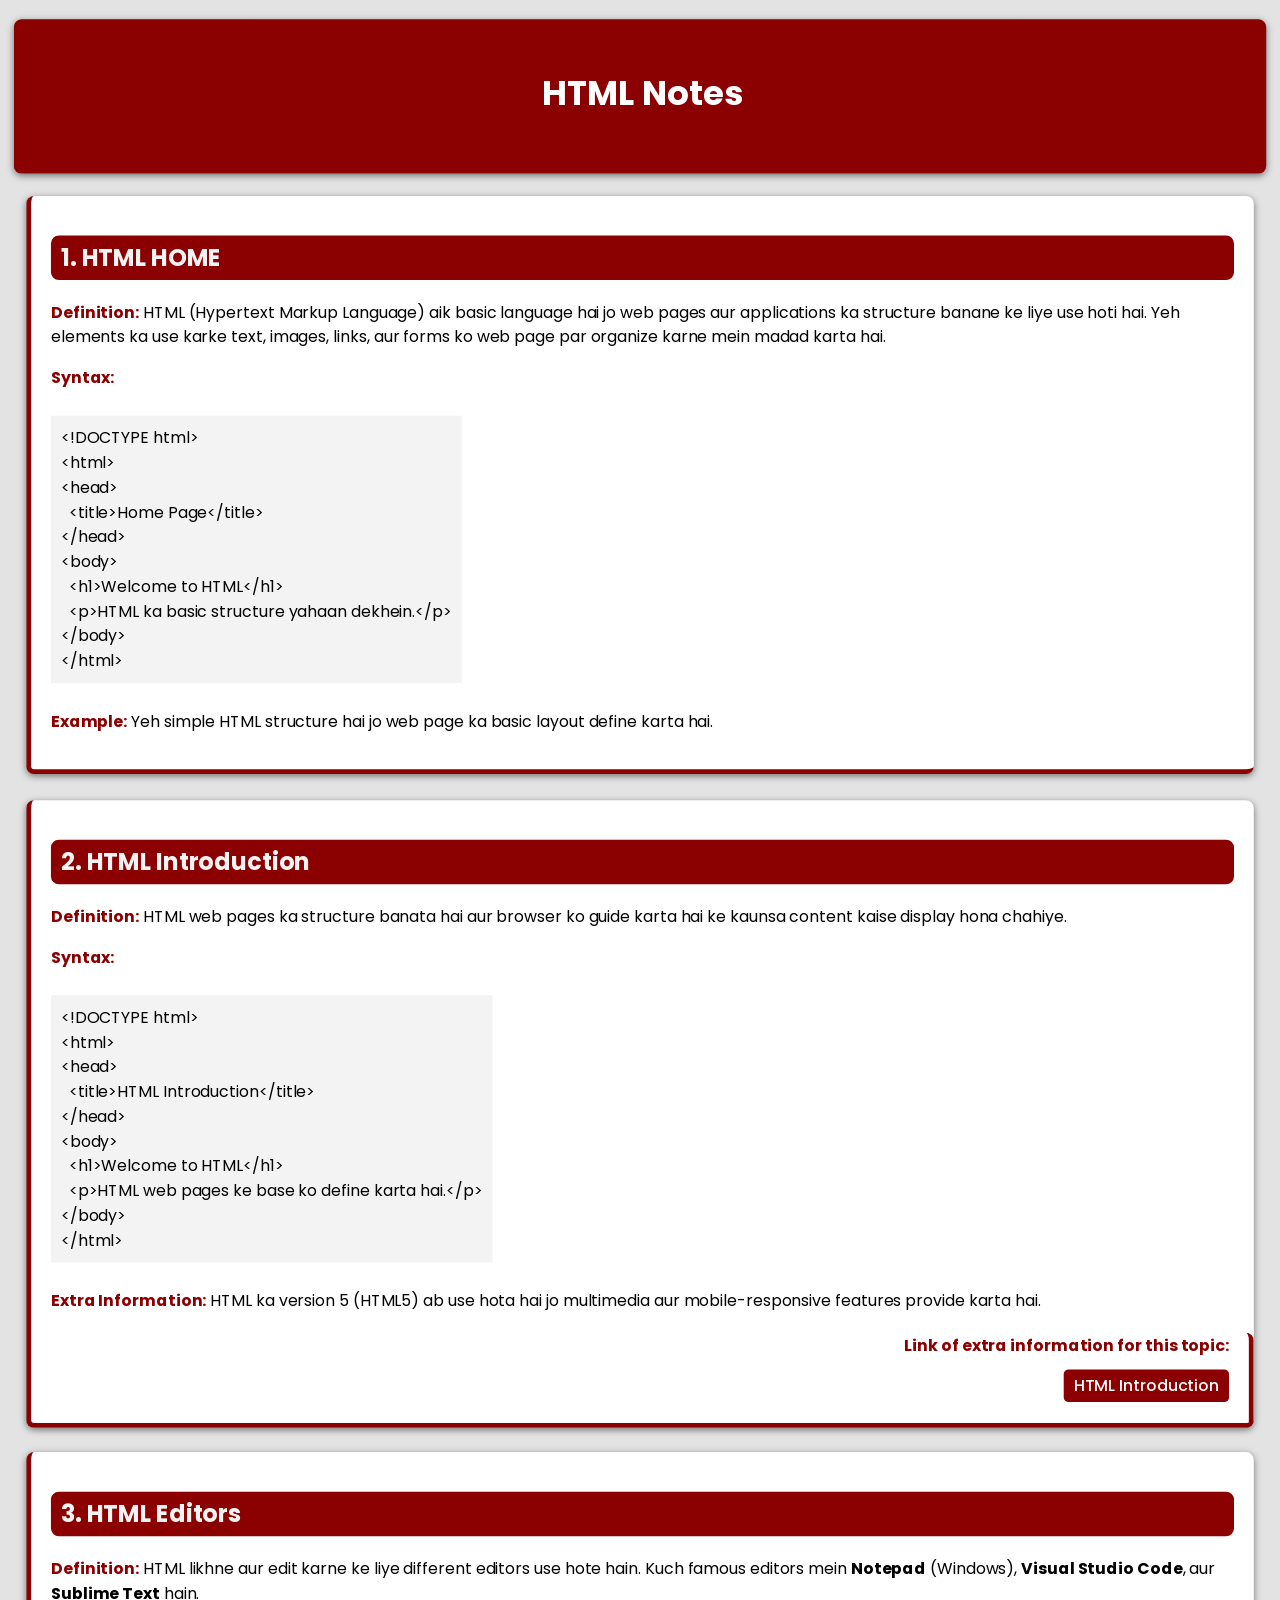
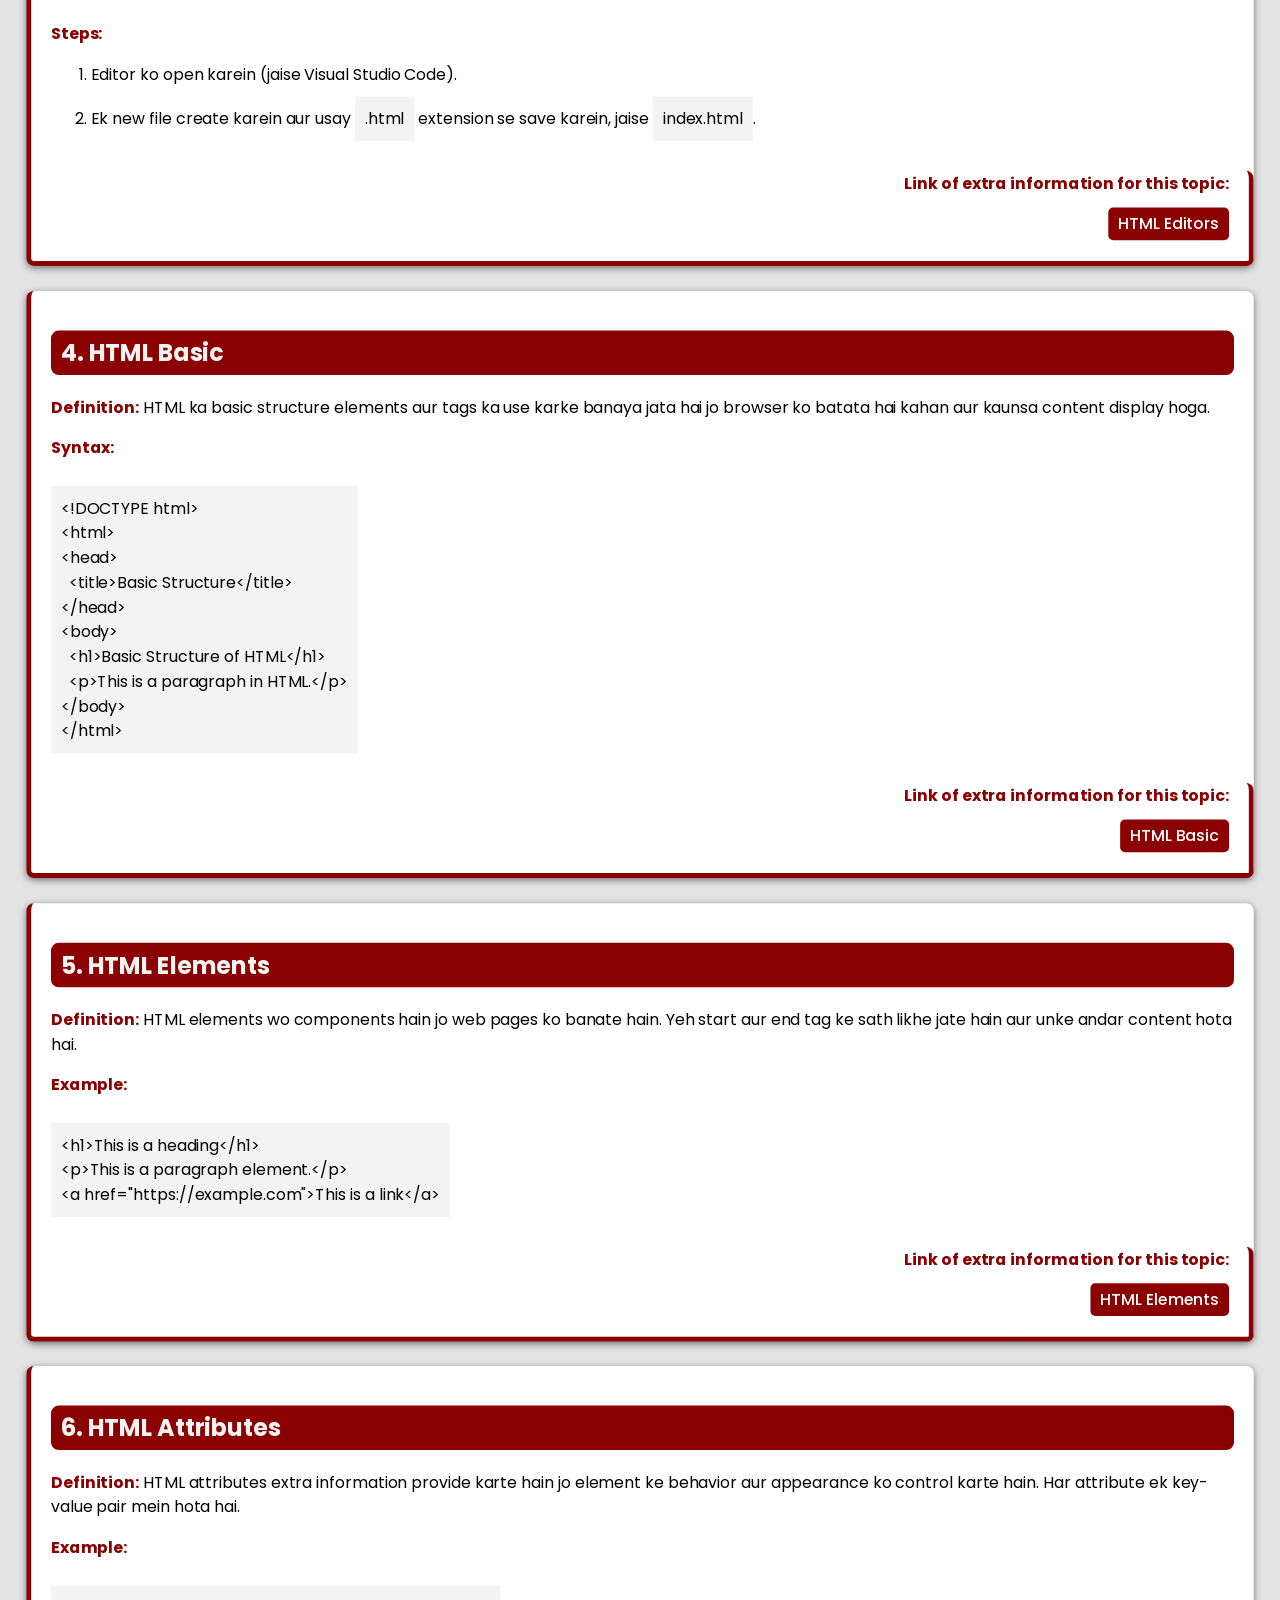
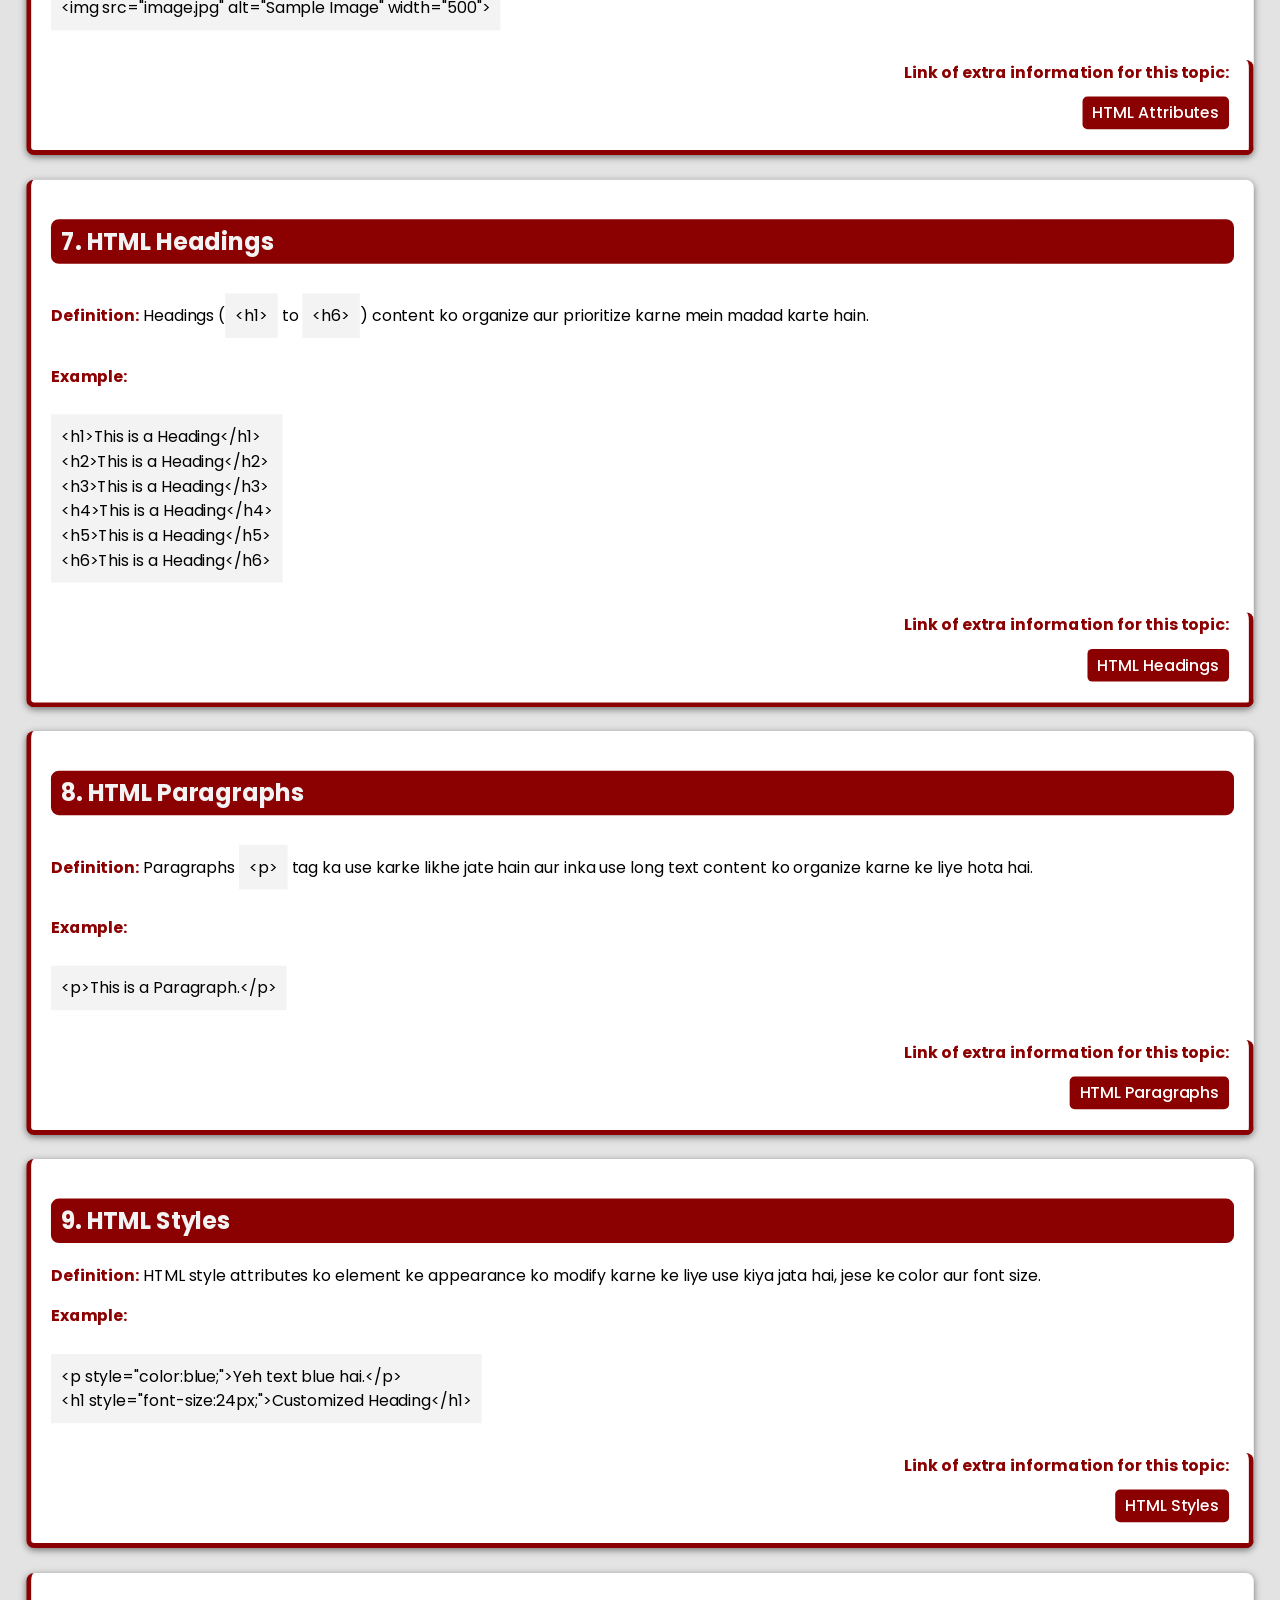
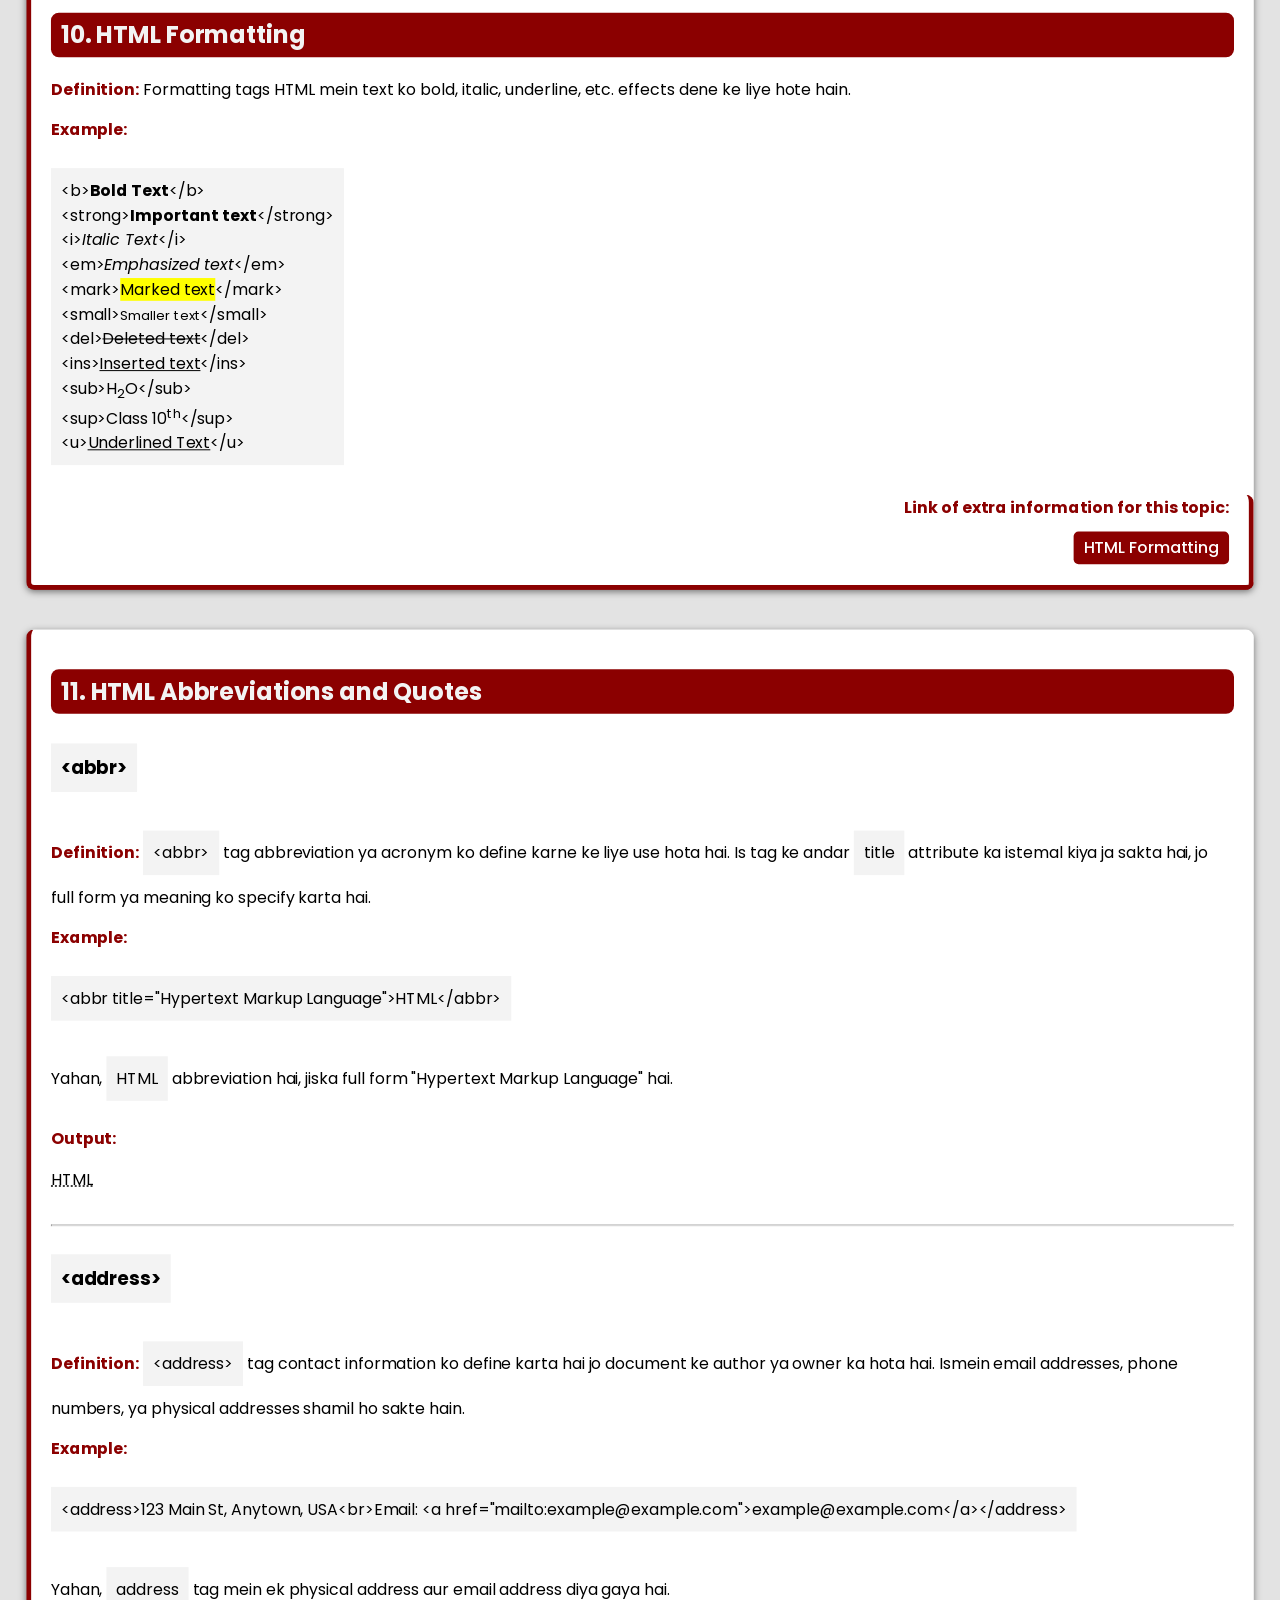
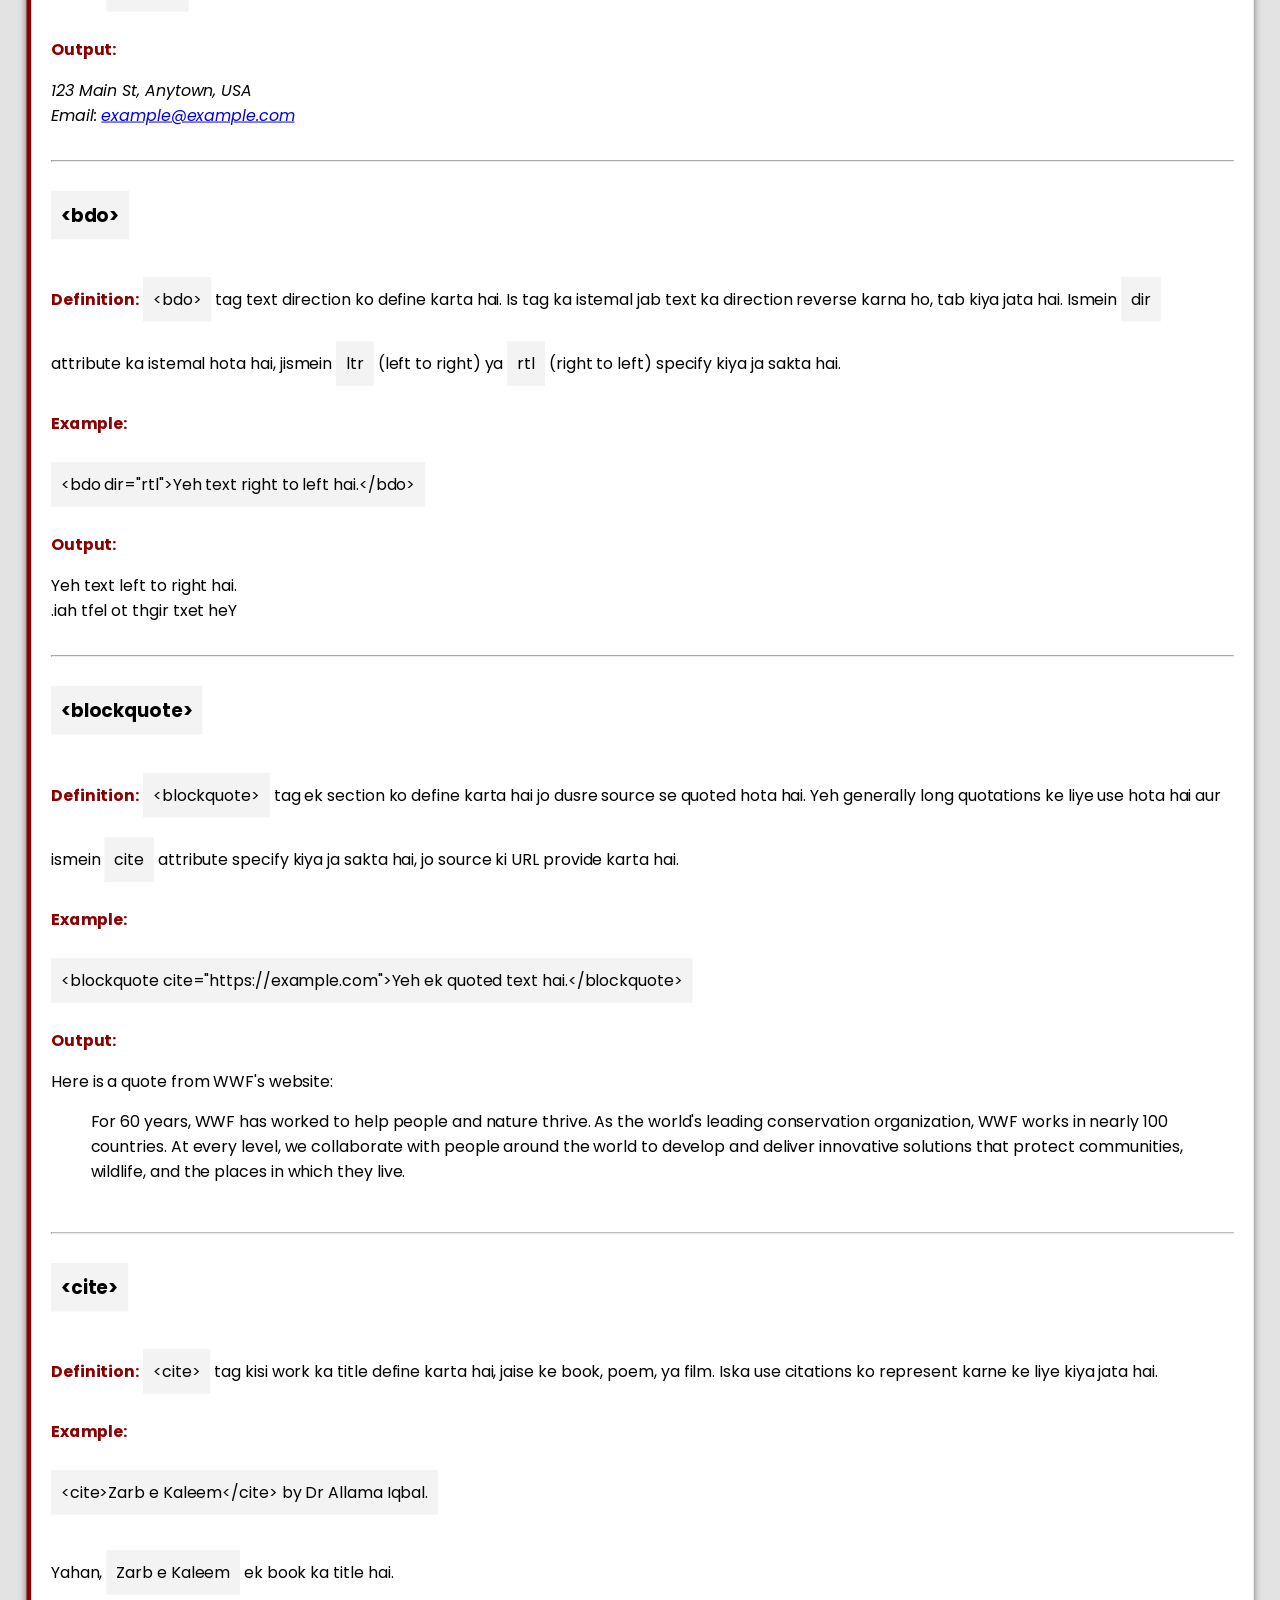
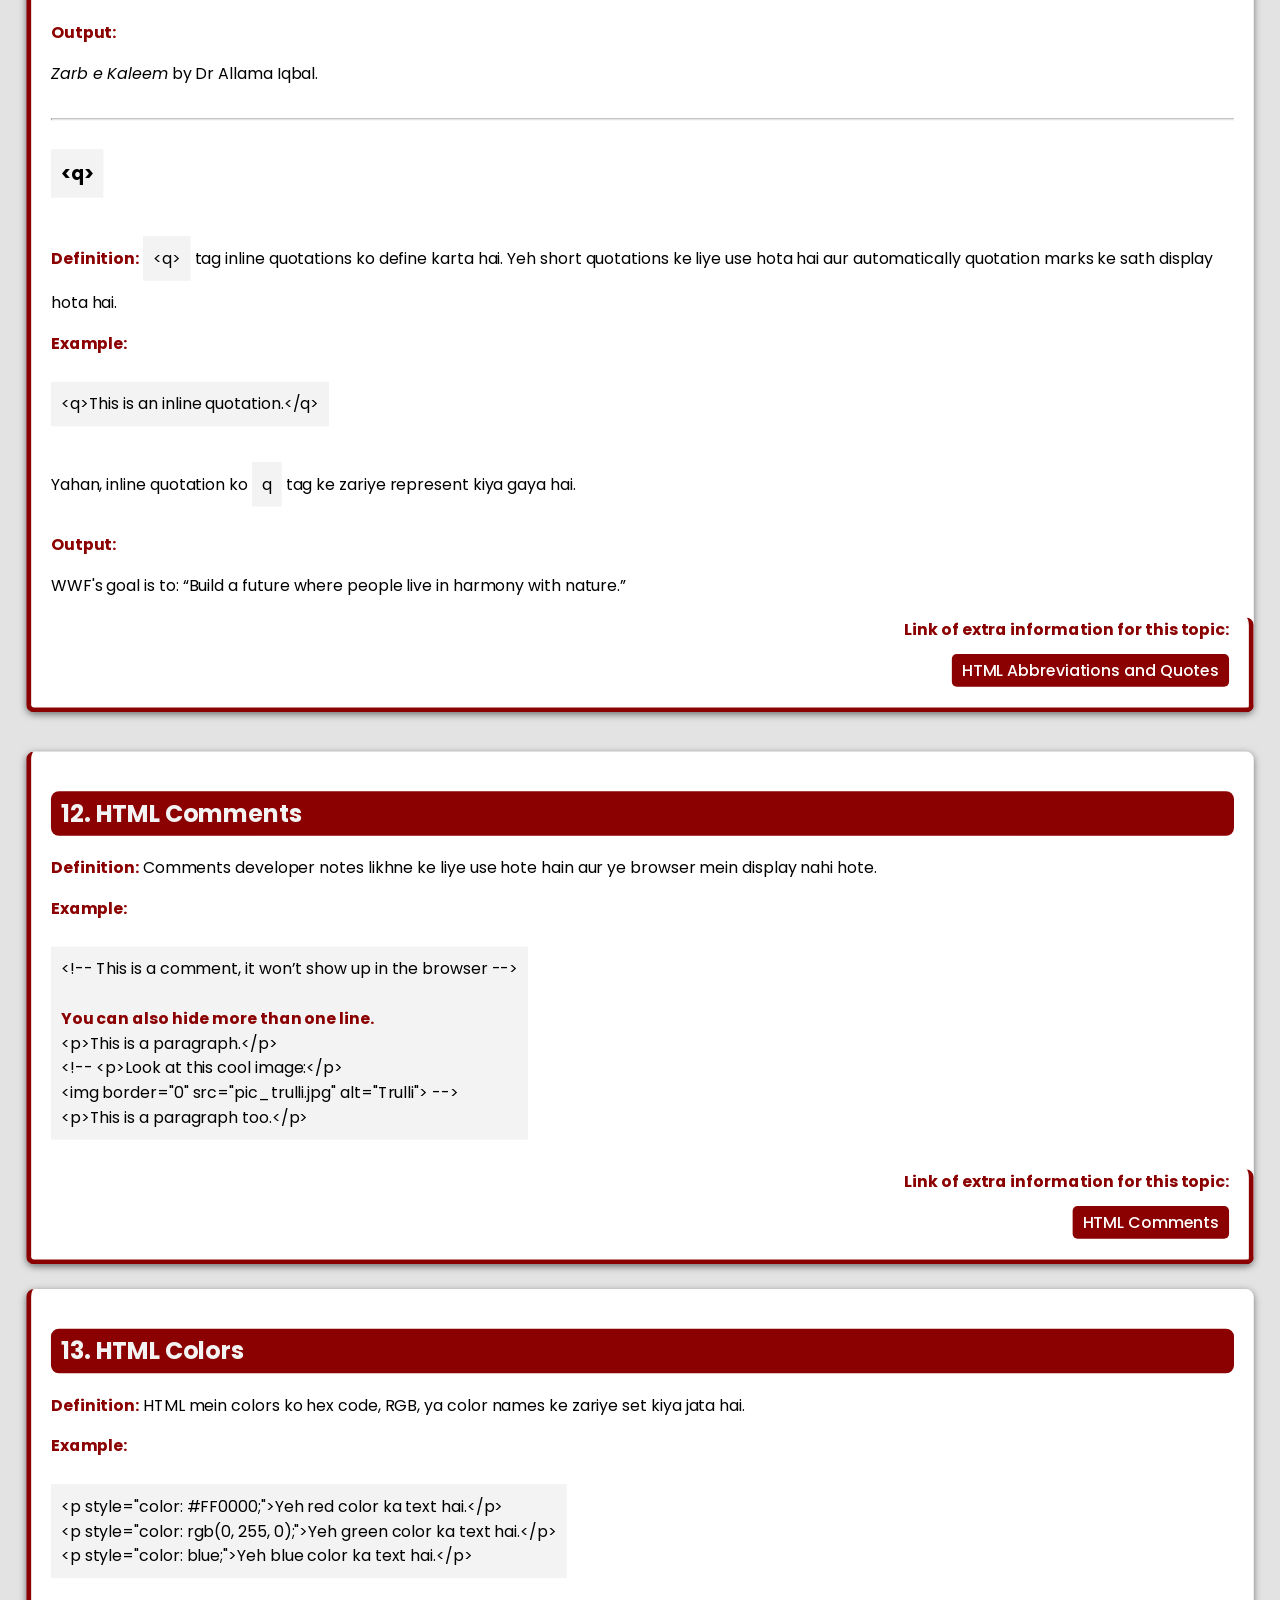
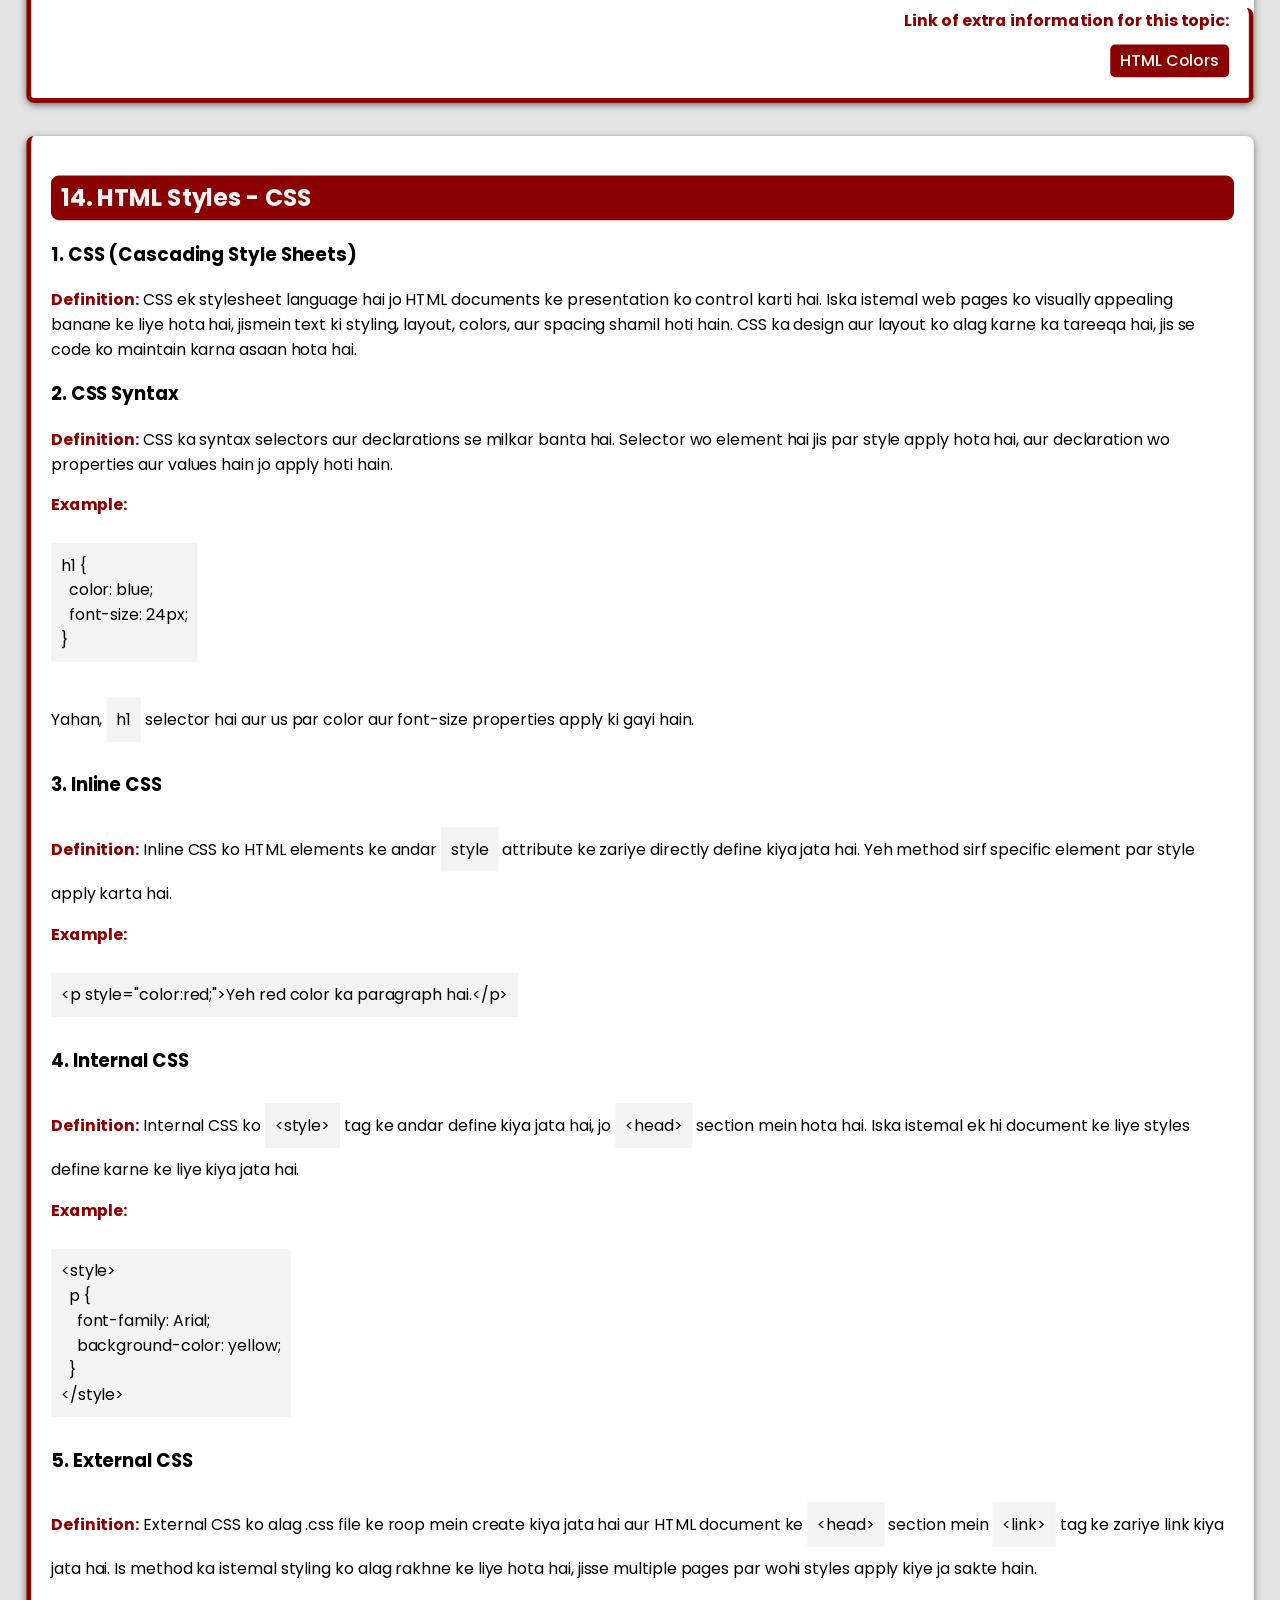
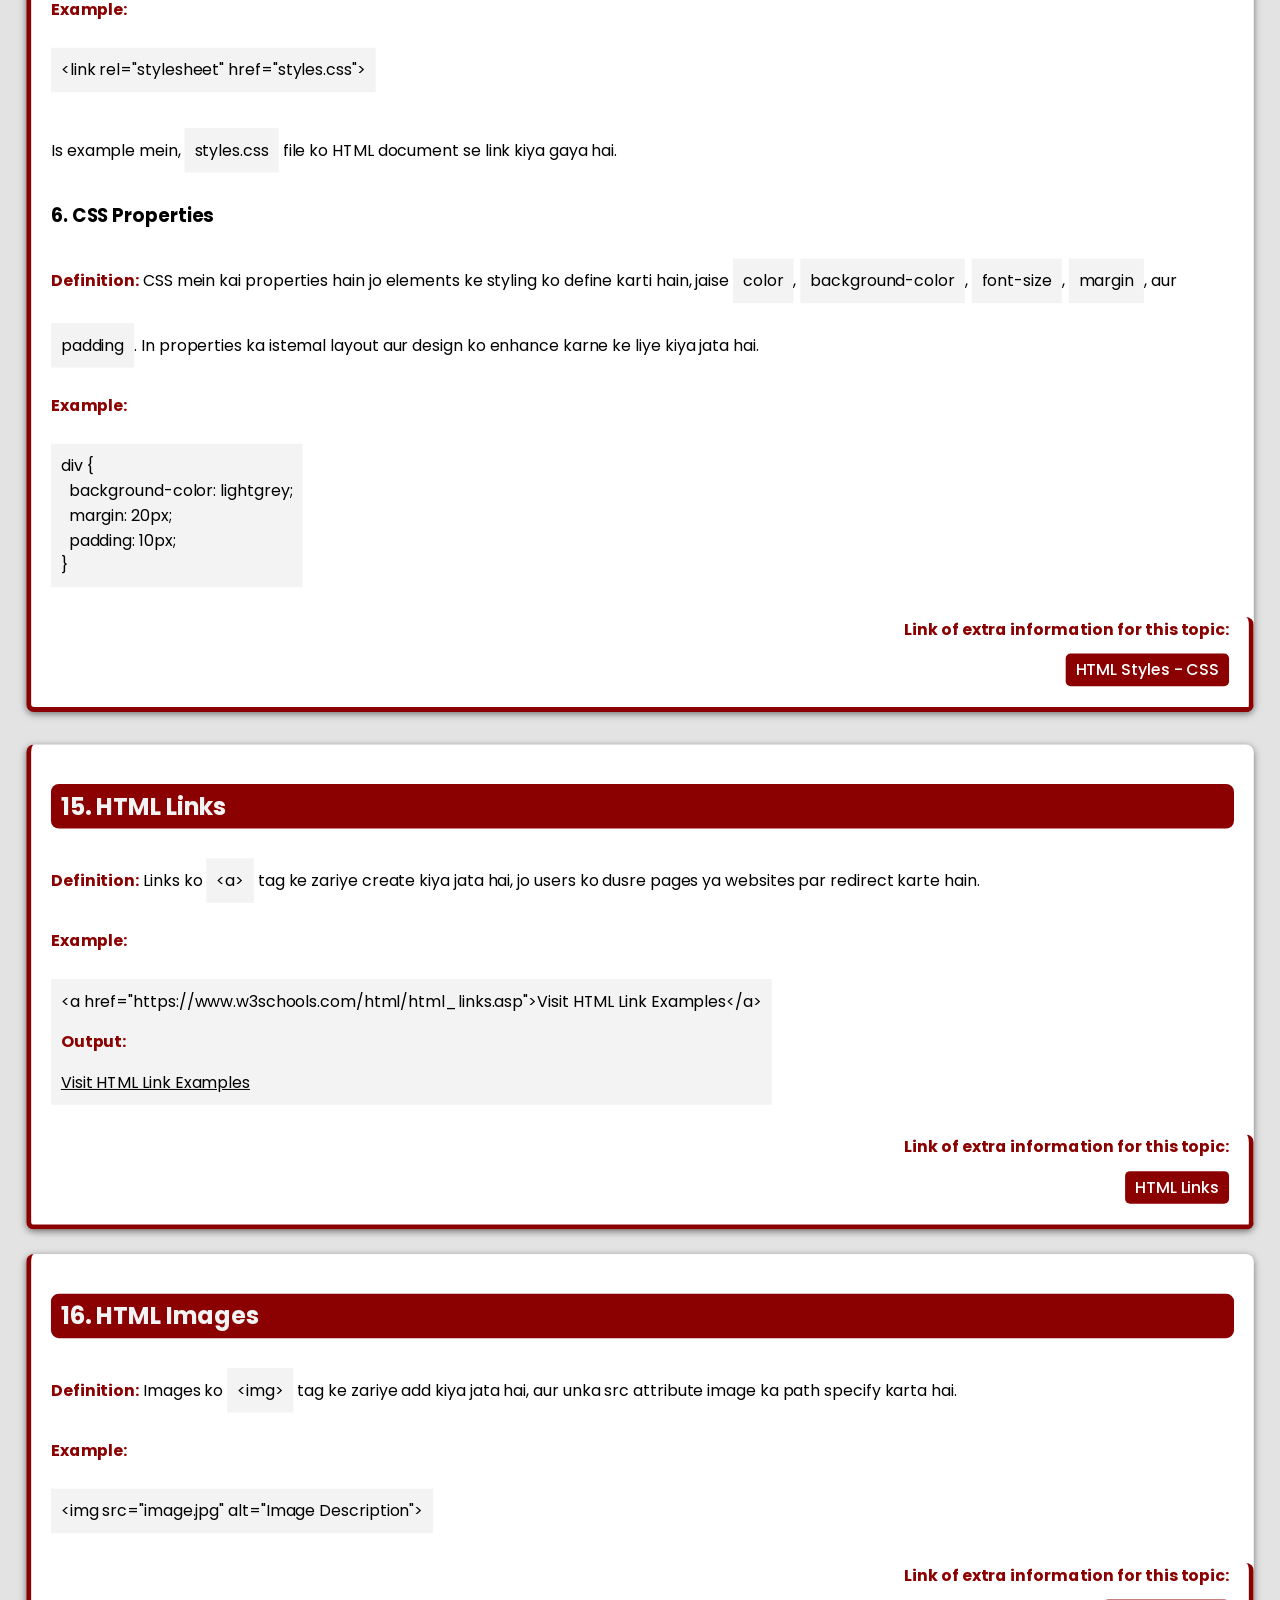
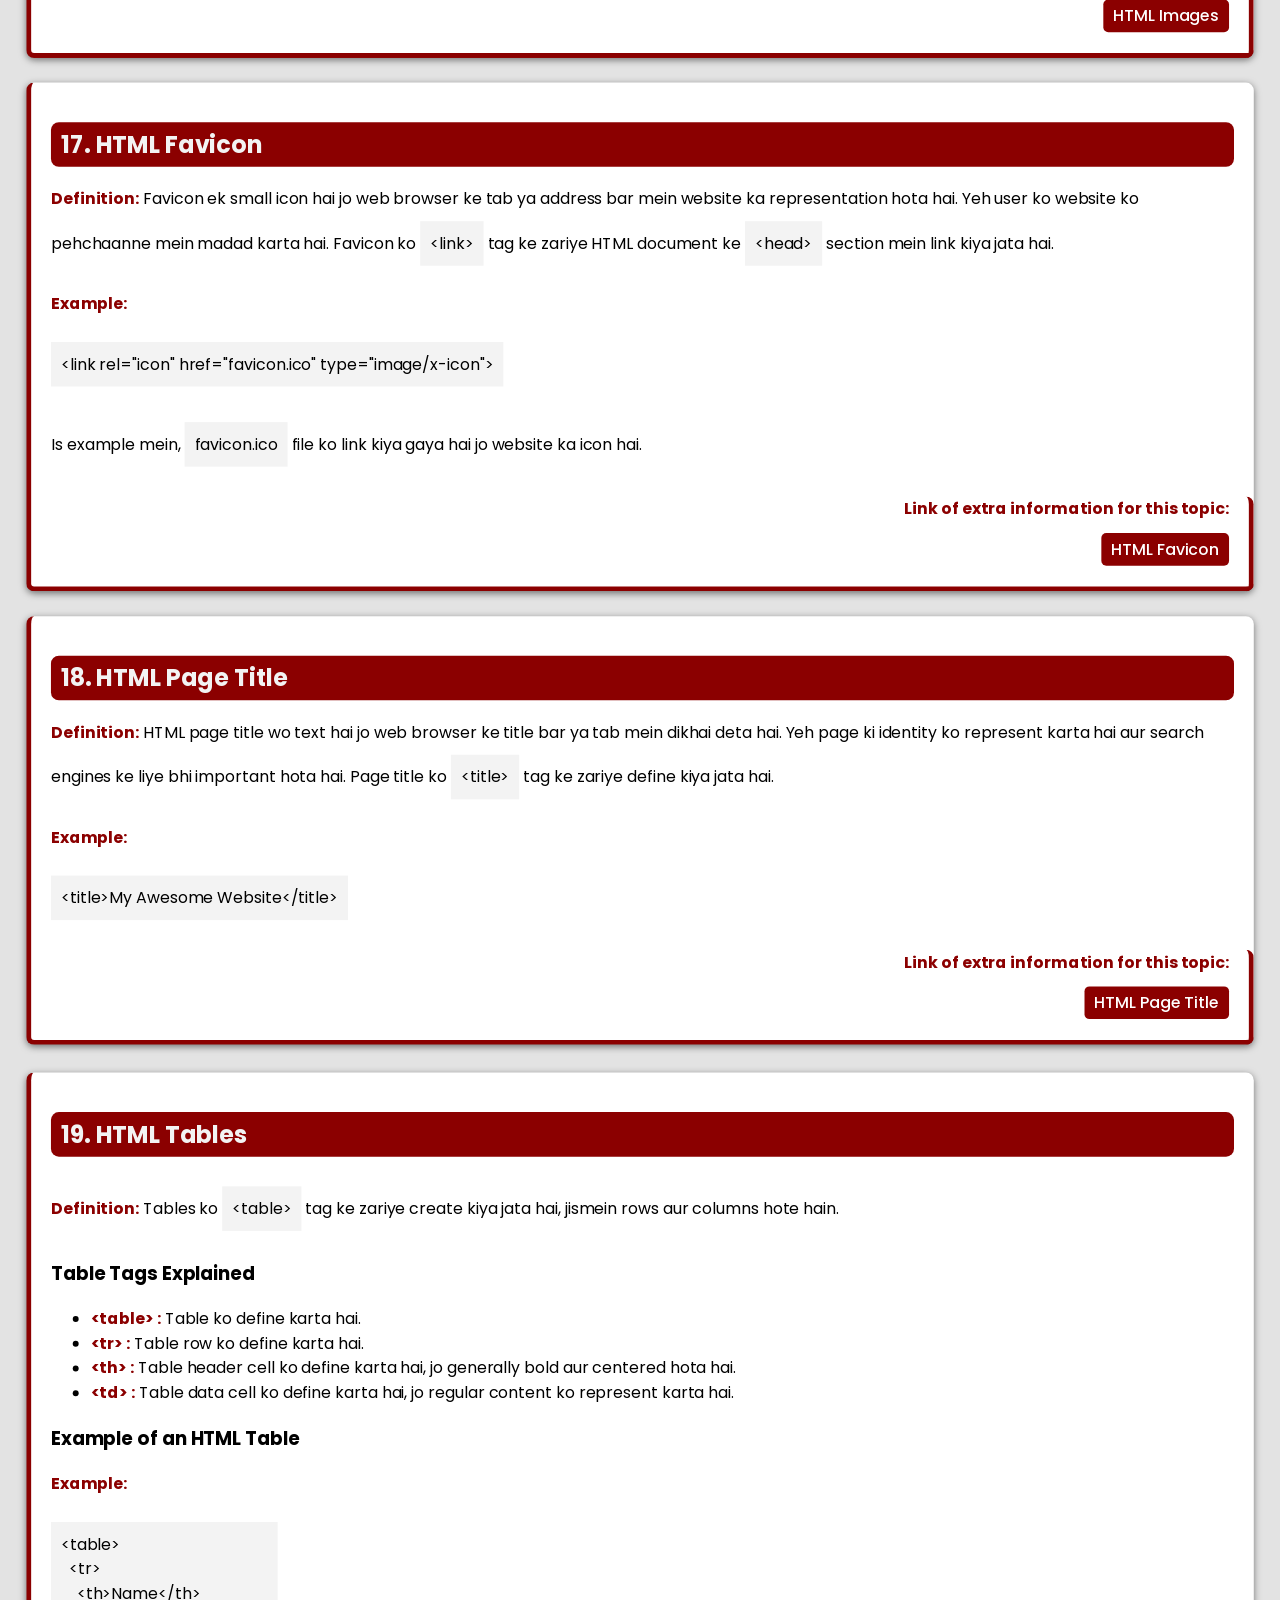
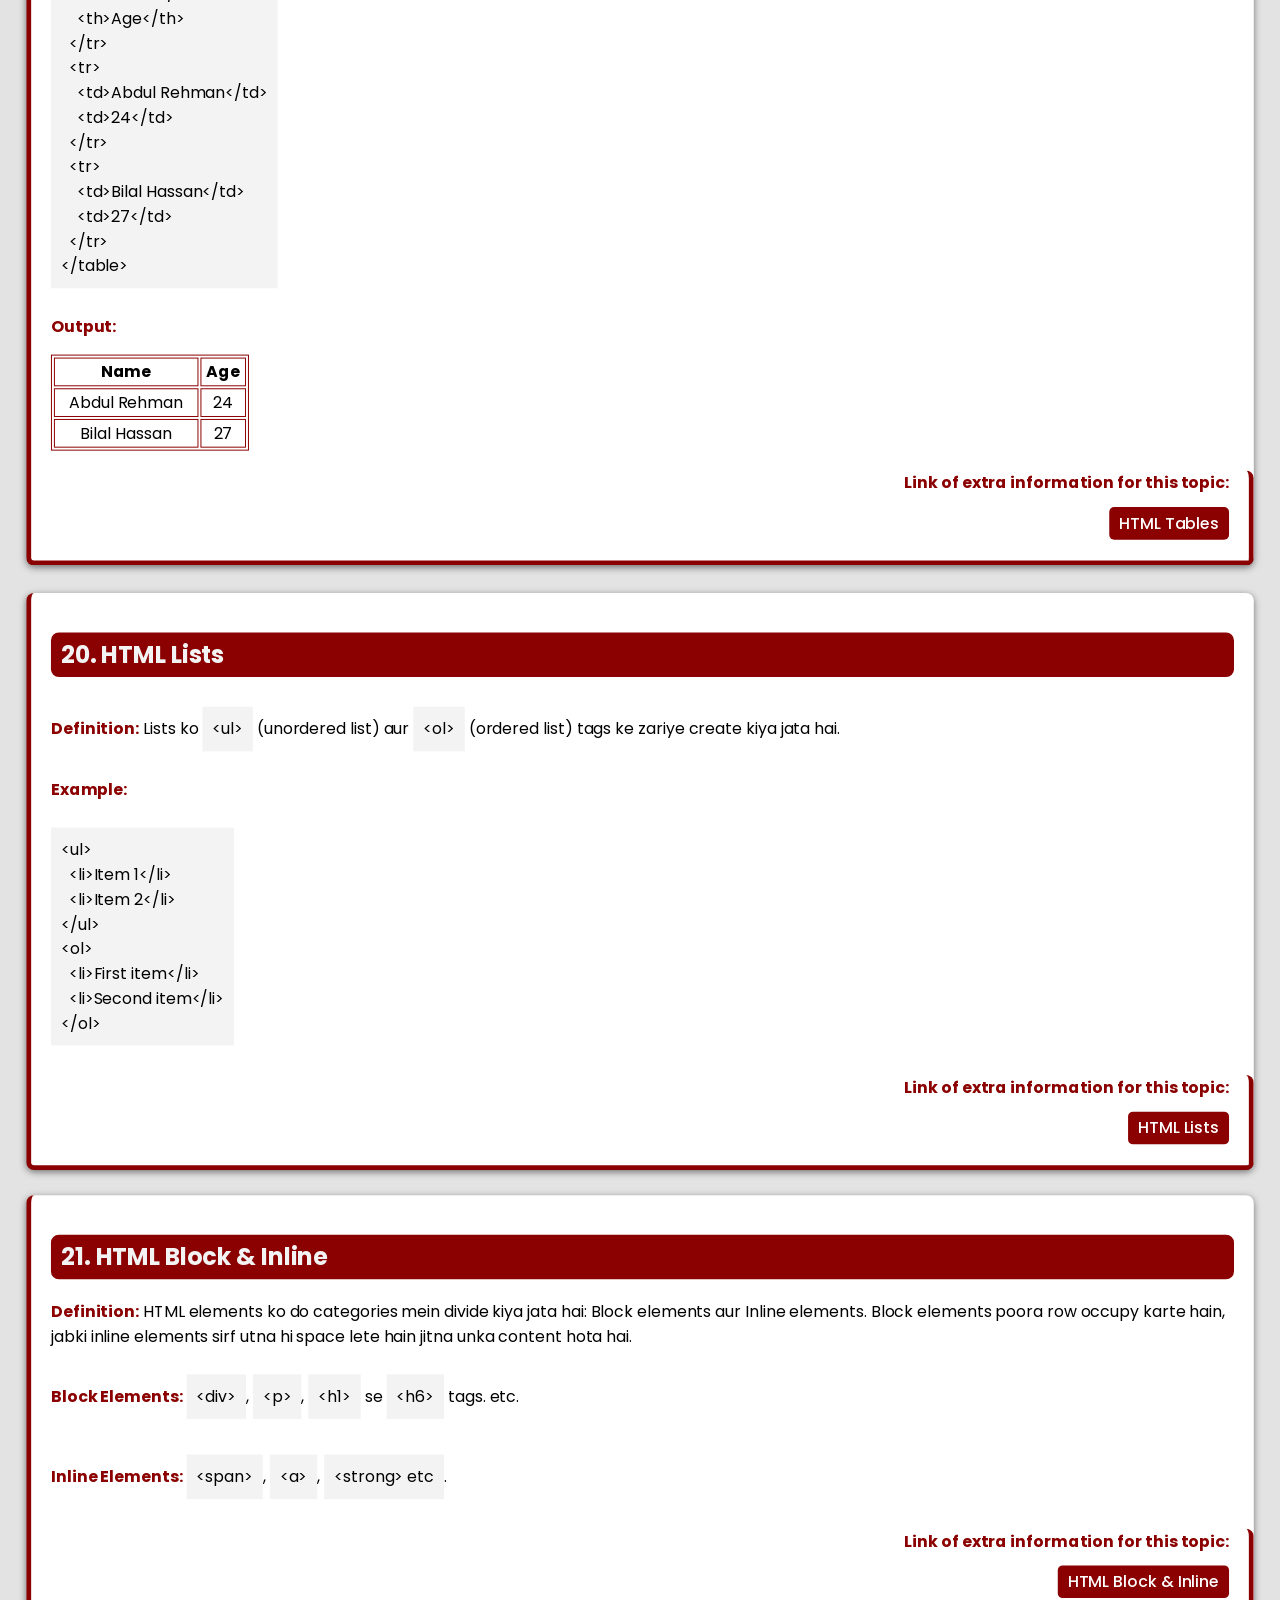
<file: Html Tutorial/index.html>
<!DOCTYPE html>
<html lang="en">
  <head>
    <meta charset="UTF-8" />
    <meta name="viewport" content="width=device-width, initial-scale=1.0" />
    <title>HTML Notes | AbdUL REHMAN</title>
    <link
    rel="stylesheet"
    href="https://cdnjs.cloudflare.com/ajax/libs/font-awesome/6.6.0/css/all.min.css"
    />
    <link rel="shortcut icon" href="html-5.svg" type="image/x-icon">
    <link rel="stylesheet" href="Html Tutorial.css" />
  </head>

  <body>
    <section id="title-section">
      <header>
        <h1 class="main-title">HTML Notes</h1>
      </header>
    </section>

    <section>
      <h1>1. HTML HOME</h1>
      <p>
        <strong>Definition:</strong> HTML (Hypertext Markup Language) aik basic
        language hai jo web pages aur applications ka structure banane ke liye
        use hoti hai. Yeh elements ka use karke text, images, links, aur forms
        ko web page par organize karne mein madad karta hai.
      </p>
      <p><strong>Syntax:</strong></p>
      <code>
        &lt;!DOCTYPE html&gt;<br />
        &lt;html&gt;<br />
        &lt;head&gt;<br />
        &nbsp;&nbsp;&lt;title&gt;Home Page&lt;/title&gt;<br />
        &lt;/head&gt;<br />
        &lt;body&gt;<br />
        &nbsp;&nbsp;&lt;h1&gt;Welcome to HTML&lt;/h1&gt;<br />
        &nbsp;&nbsp;&lt;p&gt;HTML ka basic structure yahaan
        dekhein.&lt;/p&gt;<br />
        &lt;/body&gt;<br />
        &lt;/html&gt;
      </code>
      <p>
        <strong>Example:</strong> Yeh simple HTML structure hai jo web page ka
        basic layout define karta hai.
      </p>
    </section>

    <section>
      <h1>2. HTML Introduction</h1>
      <p>
        <strong>Definition:</strong> HTML web pages ka structure banata hai aur
        browser ko guide karta hai ke kaunsa content kaise display hona chahiye.
      </p>
      <p><strong>Syntax:</strong></p>
      <code>
        &lt;!DOCTYPE html&gt;<br />
        &lt;html&gt;<br />
        &lt;head&gt;<br />
        &nbsp;&nbsp;&lt;title&gt;HTML Introduction&lt;/title&gt;<br />
        &lt;/head&gt;<br />
        &lt;body&gt;<br />
        &nbsp;&nbsp;&lt;h1&gt;Welcome to HTML&lt;/h1&gt;<br />
        &nbsp;&nbsp;&lt;p&gt;HTML web pages ke base ko define karta
        hai.&lt;/p&gt;<br />
        &lt;/body&gt;<br />
        &lt;/html&gt;
      </code>
      <p>
        <strong>Extra Information:</strong> HTML ka version 5 (HTML5) ab use
        hota hai jo multimedia aur mobile-responsive features provide karta hai.
      </p>
      <div class="extra-info">
        <p><strong>Link of extra information for this topic:</strong></p>
        <a href="https://www.w3schools.com/html/html_intro.asp" target="_blank"
          >HTML Introduction</a
        >
      </div>
    </section>

    <section>
      <h1>3. HTML Editors</h1>
      <p>
        <strong>Definition:</strong> HTML likhne aur edit karne ke liye
        different editors use hote hain. Kuch famous editors mein
        <strong class="color-black">Notepad</strong> (Windows),
        <strong class="color-black">Visual Studio Code</strong>, aur
        <strong class="color-black">Sublime Text</strong> hain.
      </p>
      <p><strong>Steps:</strong></p>
      <ol>
        <li>Editor ko open karein (jaise Visual Studio Code).</li>
        <li>
          Ek new file create karein aur usay <code>.html</code> extension se
          save karein, jaise <code>index.html</code>.
        </li>
      </ol>
      <div class="extra-info">
        <p><strong>Link of extra information for this topic:</strong></p>
        <a href="https://www.w3schools.com/html/html_editors.asp" target="_blank"
          >HTML Editors</a
        >
      </div>
    </section>

    <section>
      <h1>4. HTML Basic</h1>
      <p>
        <strong>Definition:</strong> HTML ka basic structure elements aur tags
        ka use karke banaya jata hai jo browser ko batata hai kahan aur kaunsa
        content display hoga.
      </p>
      <p><strong>Syntax:</strong></p>
      <code>
        &lt;!DOCTYPE html&gt;<br />
        &lt;html&gt;<br />
        &lt;head&gt;<br />
        &nbsp;&nbsp;&lt;title&gt;Basic Structure&lt;/title&gt;<br />
        &lt;/head&gt;<br />
        &lt;body&gt;<br />
        &nbsp;&nbsp;&lt;h1&gt;Basic Structure of HTML&lt;/h1&gt;<br />
        &nbsp;&nbsp;&lt;p&gt;This is a paragraph in HTML.&lt;/p&gt;<br />
        &lt;/body&gt;<br />
        &lt;/html&gt;
      </code>
      <div class="extra-info">
        <p><strong>Link of extra information for this topic:</strong></p>
        <a href="https://www.w3schools.com/html/html_basic.asp" target="_blank"
          >HTML Basic</a
        >
      </div>
    </section>

    <section>
      <h1>5. HTML Elements</h1>
      <p>
        <strong>Definition:</strong> HTML elements wo components hain jo web
        pages ko banate hain. Yeh start aur end tag ke sath likhe jate hain aur
        unke andar content hota hai.
      </p>
      <p><strong>Example:</strong></p>
      <code>
        &lt;h1&gt;This is a heading&lt;/h1&gt;<br />
        &lt;p&gt;This is a paragraph element.&lt;/p&gt;<br />
        &lt;a href="https://example.com"&gt;This is a link&lt;/a&gt;
      </code>
      <div class="extra-info">
        <p><strong>Link of extra information for this topic:</strong></p>
        <a href="https://www.w3schools.com/html/html_elements.asp" target="_blank"
          >HTML Elements</a
        >
      </div>
    </section>

    <section>
      <h1>6. HTML Attributes</h1>
      <p>
        <strong>Definition:</strong> HTML attributes extra information provide
        karte hain jo element ke behavior aur appearance ko control karte hain.
        Har attribute ek key-value pair mein hota hai.
      </p>
      <p><strong>Example:</strong></p>
      <code> &lt;img src="image.jpg" alt="Sample Image" width="500"&gt; </code>
      <div class="extra-info">
        <p><strong>Link of extra information for this topic:</strong></p>
        <a href="https://www.w3schools.com/html/html_attributes.asp" target="_blank"
          >HTML Attributes</a
        >
      </div>
    </section>

    <section>
      <h1>7. HTML Headings</h1>
      <p>
        <strong>Definition:</strong> Headings (<code>&lt;h1&gt;</code> to
        <code>&lt;h6&gt;</code>) content ko organize aur prioritize karne mein
        madad karte hain.
      </p>
      <p><strong>Example:</strong></p>
      <code>
        &lt;h1&gt;This is a Heading&lt;/h1&gt;<br />
        &lt;h2&gt;This is a Heading&lt;/h2&gt;<br />
        &lt;h3&gt;This is a Heading&lt;/h3&gt;<br />
        &lt;h4&gt;This is a Heading&lt;/h4&gt;<br />
        &lt;h5&gt;This is a Heading&lt;/h5&gt;<br />
        &lt;h6&gt;This is a Heading&lt;/h6&gt;
      </code>
      <div class="extra-info">
        <p><strong>Link of extra information for this topic:</strong></p>
        <a
          href="https://www.w3schools.com/html/html_headings.asp"
          target="_blank"
          >HTML Headings</a
        >
      </div>
    </section>

    <section>
      <h1>8. HTML Paragraphs</h1>
      <p>
        <strong>Definition:</strong> Paragraphs <code>&lt;p&gt;</code> tag ka
        use karke likhe jate hain aur inka use long text content ko organize
        karne ke liye hota hai.
      </p>
      <p><strong>Example:</strong></p>
      <code> &lt;p&gt;This is a Paragraph.&lt;/p&gt; </code>
      <div class="extra-info">
        <p><strong>Link of extra information for this topic:</strong></p>
        <a
          href="https://www.w3schools.com/html/html_paragraphs.asp"
          target="_blank"
          >HTML Paragraphs</a
        >
      </div>
    </section>

    <section>
      <h1>9. HTML Styles</h1>
      <p>
        <strong>Definition:</strong> HTML style attributes ko element ke
        appearance ko modify karne ke liye use kiya jata hai, jese ke color aur
        font size.
      </p>
      <p><strong>Example:</strong></p>
      <code>
        &lt;p style="color:blue;"&gt;Yeh text blue hai.&lt;/p&gt;<br />
        &lt;h1 style="font-size:24px;"&gt;Customized Heading&lt;/h1&gt;
      </code>
      <div class="extra-info">
        <p><strong>Link of extra information for this topic:</strong></p>
        <a href="https://www.w3schools.com/html/html_styles.asp" target="_blank"
          >HTML Styles</a
        >
      </div>
    </section>

    <section>
      <h1>10. HTML Formatting</h1>
      <p>
        <strong>Definition:</strong> Formatting tags HTML mein text ko bold,
        italic, underline, etc. effects dene ke liye hote hain.
      </p>
      <p><strong>Example:</strong></p>
      <code>
        &lt;b&gt;<b>Bold Text</b>&lt;/b&gt;<br />
        &lt;strong&gt;<strong class="color-black">Important text</strong
        >&lt;/strong&gt;<br />
        &lt;i&gt;<i>Italic Text</i>&lt;/i&gt;<br />
        &lt;em&gt;<em>Emphasized text</em>&lt;/em&gt;<br />
        &lt;mark&gt;<mark>Marked text</mark>&lt;/mark&gt;<br />
        &lt;small&gt;<small>Smaller text</small>&lt;/small&gt;<br />
        &lt;del&gt;<del>Deleted text</del>&lt;/del&gt;<br />
        &lt;ins&gt;<ins>Inserted text</ins>&lt;/ins&gt;<br />
        &lt;sub&gt;H<sub>2</sub>O&lt;/sub&gt;<br />
        &lt;sup&gt;Class 10<sup>th</sup>&lt;/sup&gt;<br />
        &lt;u&gt;<u>Underlined Text</u>&lt;/u&gt;
      </code>
      <div class="extra-info">
        <p><strong>Link of extra information for this topic:</strong></p>
        <a
          href="https://www.w3schools.com/html/html_formatting.asp"
          target="_blank"
          >HTML Formatting</a
        >
      </div>
    </section>
    
    <section>
      <h1>11. HTML Abbreviations and Quotes</h1>

      <h3><code>&lt;abbr&gt;</code></h3>
      <p>
        <strong>Definition:</strong> <code>&lt;abbr&gt;</code> tag abbreviation
        ya acronym ko define karne ke liye use hota hai. Is tag ke andar
        <code>title</code> attribute ka istemal kiya ja sakta hai, jo full form
        ya meaning ko specify karta hai.
      </p>
      <p><strong>Example:</strong></p>
      <code>
        &lt;abbr title="Hypertext Markup Language"&gt;HTML&lt;/abbr&gt;
      </code>
      <p>
        Yahan, <code>HTML</code> abbreviation hai, jiska full form "Hypertext
        Markup Language" hai.
      </p>

      <p><strong>Output:</strong></p>
      <abbr title="Hypertext Markup Language">HTML</abbr>
      <br />
      <br />
      <hr />

      <h3><code>&lt;address&gt;</code></h3>
      <p>
        <strong>Definition:</strong> <code>&lt;address&gt;</code> tag contact
        information ko define karta hai jo document ke author ya owner ka hota
        hai. Ismein email addresses, phone numbers, ya physical addresses shamil
        ho sakte hain.
      </p>
      <p><strong>Example:</strong></p>
      <code>
        &lt;address&gt;123 Main St, Anytown, USA&lt;br&gt;Email: &lt;a
        href="mailto:example@example.com"&gt;example@example.com&lt;/a&gt;&lt;/address&gt;
      </code>
      <p>
        Yahan, <code>address</code> tag mein ek physical address aur email
        address diya gaya hai.
      </p>

      <p><strong>Output:</strong></p>
      <address>
        123 Main St, Anytown, USA<br />Email:
        <a href="mailto:example@example.com">example@example.com</a>
      </address>
      <br />
      <hr />

      <h3><code>&lt;bdo&gt;</code></h3>
      <p>
        <strong>Definition:</strong> <code>&lt;bdo&gt;</code> tag text direction
        ko define karta hai. Is tag ka istemal jab text ka direction reverse
        karna ho, tab kiya jata hai. Ismein <code>dir</code> attribute ka
        istemal hota hai, jismein <code>ltr</code> (left to right) ya
        <code>rtl</code> (right to left) specify kiya ja sakta hai.
      </p>
      <p><strong>Example:</strong></p>
      <code>
        &lt;bdo dir="rtl"&gt;Yeh text right to left hai.&lt;/bdo&gt;
      </code>

      <p><strong>Output:</strong></p>
      <bdo dir="ltr">Yeh text left to right hai.</bdo> <br />
      <bdo dir="rtl">Yeh text right to left hai.</bdo>
      <br />
      <br />
      <hr />

      <h3><code>&lt;blockquote&gt;</code></h3>
      <p>
        <strong>Definition:</strong> <code>&lt;blockquote&gt;</code> tag ek
        section ko define karta hai jo dusre source se quoted hota hai. Yeh
        generally long quotations ke liye use hota hai aur ismein
        <code>cite</code> attribute specify kiya ja sakta hai, jo source ki URL
        provide karta hai.
      </p>
      <p><strong>Example:</strong></p>
      <code>
        &lt;blockquote cite="https://example.com"&gt;Yeh ek quoted text
        hai.&lt;/blockquote&gt;
      </code>

      <p><strong>Output:</strong></p>
      <p>Here is a quote from WWF's website:</p>

      <blockquote cite="http://www.worldwildlife.org/who/index.html">
        For 60 years, WWF has worked to help people and nature thrive. As the
        world's leading conservation organization, WWF works in nearly 100
        countries. At every level, we collaborate with people around the world
        to develop and deliver innovative solutions that protect communities,
        wildlife, and the places in which they live.
      </blockquote>
      <br />
      <hr />

      <h3><code>&lt;cite&gt;</code></h3>
      <p>
        <strong>Definition:</strong> <code>&lt;cite&gt;</code> tag kisi work ka
        title define karta hai, jaise ke book, poem, ya film. Iska use citations
        ko represent karne ke liye kiya jata hai.
      </p>
      <p><strong>Example:</strong></p>
      <code> &lt;cite&gt;Zarb e Kaleem&lt;/cite&gt; by Dr Allama Iqbal. </code>
      <p>Yahan, <code>Zarb e Kaleem</code> ek book ka title hai.</p>

      <p><strong>Output:</strong></p>
      <cite>Zarb e Kaleem</cite> by Dr Allama Iqbal.
      <br />
      <br />
      <hr />

      <h3><code>&lt;q&gt;</code></h3>
      <p>
        <strong>Definition:</strong> <code>&lt;q&gt;</code> tag inline
        quotations ko define karta hai. Yeh short quotations ke liye use hota
        hai aur automatically quotation marks ke sath display hota hai.
      </p>
      <p><strong>Example:</strong></p>
      <code> &lt;q&gt;This is an inline quotation.&lt;/q&gt; </code>
      <p>
        Yahan, inline quotation ko <code>q</code> tag ke zariye represent kiya
        gaya hai.
      </p>

      <p><strong>Output:</strong></p>
      <p>
        WWF's goal is to:
        <q>Build a future where people live in harmony with nature.</q>
      </p>
      <div class="extra-info">
        <p><strong>Link of extra information for this topic:</strong></p>
        <a
          href="https://www.w3schools.com/html/html_quotation_elements.asp"
          target="_blank"
          >HTML Abbreviations and Quotes</a
        >
      </div>
    </section>

    <section>
      <h1>12. HTML Comments</h1>
      <p>
        <strong>Definition:</strong> Comments developer notes likhne ke liye use
        hote hain aur ye browser mein display nahi hote.
      </p>
      <p><strong>Example:</strong></p>
      <code>
        &lt;!-- This is a comment, it won’t show up in the browser --&gt; <br />
        <br />

        <strong>You can also hide more than one line.</strong>
        <br />
        &lt;p&gt;This is a paragraph.&lt;/p&gt; <br />
        &lt;!-- &lt;p&gt;Look at this cool image:&lt;/p&gt; <br />
        &lt;img border="0" src="pic_trulli.jpg" alt="Trulli"&gt; --&gt; <br />

        &lt;p&gt;This is a paragraph too.&lt;/p&gt;
      </code>
      <div class="extra-info">
        <p><strong>Link of extra information for this topic:</strong></p>
        <a
          href="https://www.w3schools.com/html/html_comments.asp"
          target="_blank"
          >HTML Comments</a
        >
      </div>
    </section>

    <section>
      <h1>13. HTML Colors</h1>
      <p>
        <strong>Definition:</strong> HTML mein colors ko hex code, RGB, ya color
        names ke zariye set kiya jata hai.
      </p>
      <p><strong>Example:</strong></p>
      <code>
        &lt;p style="color: #FF0000;"&gt;Yeh red color ka text hai.&lt;/p&gt;<br />
        &lt;p style="color: rgb(0, 255, 0);"&gt;Yeh green color ka text
        hai.&lt;/p&gt;<br />
        &lt;p style="color: blue;"&gt;Yeh blue color ka text hai.&lt;/p&gt;
      </code>
      <div class="extra-info">
        <p><strong>Link of extra information for this topic:</strong></p>
        <a href="https://www.w3schools.com/html/html_colors.asp" target="_blank"
          >HTML Colors</a
        >
      </div>
    </section>

    <section>
      <h1>14. HTML Styles - CSS</h1>

      <h3>1. CSS (Cascading Style Sheets)</h3>
      <p>
        <strong>Definition:</strong> CSS ek stylesheet language hai jo HTML
        documents ke presentation ko control karti hai. Iska istemal web pages
        ko visually appealing banane ke liye hota hai, jismein text ki styling,
        layout, colors, aur spacing shamil hoti hain. CSS ka design aur layout
        ko alag karne ka tareeqa hai, jis se code ko maintain karna asaan hota
        hai.
      </p>

      <h3>2. CSS Syntax</h3>
      <p>
        <strong>Definition:</strong> CSS ka syntax selectors aur declarations se
        milkar banta hai. Selector wo element hai jis par style apply hota hai,
        aur declaration wo properties aur values hain jo apply hoti hain.
      </p>
      <p><strong>Example:</strong></p>
      <code>
        h1 {<br />
        &nbsp;&nbsp;color: blue;<br />
        &nbsp;&nbsp;font-size: 24px;<br />
        }
      </code>
      <p>
        Yahan, <code>h1</code> selector hai aur us par color aur font-size
        properties apply ki gayi hain.
      </p>

      <h3>3. Inline CSS</h3>
      <p>
        <strong>Definition:</strong> Inline CSS ko HTML elements ke andar
        <code>style</code> attribute ke zariye directly define kiya jata hai.
        Yeh method sirf specific element par style apply karta hai.
      </p>
      <p><strong>Example:</strong></p>
      <code>
        &lt;p style="color:red;"&gt;Yeh red color ka paragraph hai.&lt;/p&gt;
      </code>

      <h3>4. Internal CSS</h3>
      <p>
        <strong>Definition:</strong> Internal CSS ko
        <code>&lt;style&gt;</code> tag ke andar define kiya jata hai, jo
        <code>&lt;head&gt;</code> section mein hota hai. Iska istemal ek hi
        document ke liye styles define karne ke liye kiya jata hai.
      </p>
      <p><strong>Example:</strong></p>
      <code>
        &lt;style&gt;<br />
        &nbsp;&nbsp;p {<br />
        &nbsp;&nbsp;&nbsp;&nbsp;font-family: Arial;<br />
        &nbsp;&nbsp;&nbsp;&nbsp;background-color: yellow;<br />
        &nbsp;&nbsp;}<br />
        &lt;/style&gt;
      </code>

      <h3>5. External CSS</h3>
      <p>
        <strong>Definition:</strong> External CSS ko alag .css file ke roop mein
        create kiya jata hai aur HTML document ke
        <code>&lt;head&gt;</code> section mein <code>&lt;link&gt;</code> tag ke
        zariye link kiya jata hai. Is method ka istemal styling ko alag rakhne
        ke liye hota hai, jisse multiple pages par wohi styles apply kiye ja
        sakte hain.
      </p>
      <p><strong>Example:</strong></p>
      <code> &lt;link rel="stylesheet" href="styles.css"&gt; </code>
      <p>
        Is example mein, <code>styles.css</code> file ko HTML document se link
        kiya gaya hai.
      </p>

      <h3>6. CSS Properties</h3>
      <p>
        <strong>Definition:</strong> CSS mein kai properties hain jo elements ke
        styling ko define karti hain, jaise <code>color</code>,
        <code>background-color</code>, <code>font-size</code>,
        <code>margin</code>, aur <code>padding</code>. In properties ka istemal
        layout aur design ko enhance karne ke liye kiya jata hai.
      </p>
      <p><strong>Example:</strong></p>
      <code>
        div {<br />
        &nbsp;&nbsp;background-color: lightgrey;<br />
        &nbsp;&nbsp;margin: 20px;<br />
        &nbsp;&nbsp;padding: 10px;<br />
        }
      </code>
      <div class="extra-info">
        <p><strong>Link of extra information for this topic:</strong></p>
        <a href="https://www.w3schools.com/html/html_css.asp" target="_blank"
          >HTML Styles - CSS</a
        >
      </div>
    </section>

    <section>
      <h1>15. HTML Links</h1>
      <p>
        <strong>Definition:</strong> Links ko <code>&lt;a&gt;</code> tag ke
        zariye create kiya jata hai, jo users ko dusre pages ya websites par
        redirect karte hain.
      </p>
      <p><strong>Example:</strong></p>
      <code>
        &lt;a href="https://www.w3schools.com/html/html_links.asp"&gt;Visit HTML
        Link Examples&lt;/a&gt;

        <p><strong>Output:</strong></p>
        <a
          href="https://www.w3schools.com/html/html_links.asp"
          target="_blank"
          style="color: black"
          >Visit HTML Link Examples</a
        >
      </code>
      <div class="extra-info">
        <p><strong>Link of extra information for this topic:</strong></p>
        <a href="https://www.w3schools.com/html/html_links.asp" target="_blank"
          >HTML Links</a
        >
      </div>
    </section>

    <section>
      <h1>16. HTML Images</h1>
      <p>
        <strong>Definition:</strong> Images ko <code>&lt;img&gt;</code> tag ke
        zariye add kiya jata hai, aur unka src attribute image ka path specify
        karta hai.
      </p>
      <p><strong>Example:</strong></p>
      <code> &lt;img src="image.jpg" alt="Image Description"&gt; </code>
      <div class="extra-info">
        <p><strong>Link of extra information for this topic:</strong></p>
        <a href="https://www.w3schools.com/html/html_images.asp" target="_blank"
          >HTML Images</a
        >
      </div>
    </section>

    <section>
      <h1>17. HTML Favicon</h1>
      <p>
        <strong>Definition:</strong> Favicon ek small icon hai jo web browser ke
        tab ya address bar mein website ka representation hota hai. Yeh user ko
        website ko pehchaanne mein madad karta hai. Favicon ko
        <code>&lt;link&gt;</code> tag ke zariye HTML document ke
        <code>&lt;head&gt;</code> section mein link kiya jata hai.
      </p>
      <p><strong>Example:</strong></p>
      <code>
        &lt;link rel="icon" href="favicon.ico" type="image/x-icon"&gt;
      </code>
      <p>
        Is example mein, <code>favicon.ico</code> file ko link kiya gaya hai jo
        website ka icon hai.
      </p>
      <div class="extra-info">
        <p><strong>Link of extra information for this topic:</strong></p>
        <a
          href="https://www.w3schools.com/html/html_favicon.asp"
          target="_blank"
          >HTML Favicon</a
        >
      </div>
    </section>

    <section>
      <h1>18. HTML Page Title</h1>
      <p>
        <strong>Definition:</strong> HTML page title wo text hai jo web browser
        ke title bar ya tab mein dikhai deta hai. Yeh page ki identity ko
        represent karta hai aur search engines ke liye bhi important hota hai.
        Page title ko <code>&lt;title&gt;</code> tag ke zariye define kiya jata
        hai.
      </p>
      <p><strong>Example:</strong></p>
      <code> &lt;title&gt;My Awesome Website&lt;/title&gt; </code>
      <div class="extra-info">
        <p><strong>Link of extra information for this topic:</strong></p>
        <a
          href="https://www.w3schools.com/html/html_page_title.asp"
          target="_blank"
          >HTML Page Title</a
        >
      </div>
    </section>

    <section>
      <h1>19. HTML Tables</h1>
      <p>
        <strong>Definition:</strong> Tables ko <code>&lt;table&gt;</code> tag ke
        zariye create kiya jata hai, jismein rows aur columns hote hain.
      </p>
      <h3>Table Tags Explained</h3>
      <ul>
        <li><strong>&lt;table&gt; :</strong> Table ko define karta hai.</li>
        <li><strong>&lt;tr&gt; :</strong> Table row ko define karta hai.</li>
        <li>
          <strong>&lt;th&gt; :</strong> Table header cell ko define karta hai,
          jo generally bold aur centered hota hai.
        </li>
        <li>
          <strong>&lt;td&gt; :</strong> Table data cell ko define karta hai, jo
          regular content ko represent karta hai.
        </li>
      </ul>
      <h3>Example of an HTML Table</h3>

      <p><strong>Example:</strong></p>
      <code>
        &lt;table&gt;<br />
        &nbsp;&nbsp;&lt;tr&gt;<br />
        &nbsp;&nbsp;&nbsp;&nbsp;&lt;th&gt;Name&lt;/th&gt;<br />
        &nbsp;&nbsp;&nbsp;&nbsp;&lt;th&gt;Age&lt;/th&gt;<br />
        &nbsp;&nbsp;&lt;/tr&gt;<br />
        &nbsp;&nbsp;&lt;tr&gt;<br />
        &nbsp;&nbsp;&nbsp;&nbsp;&lt;td&gt;Abdul Rehman&lt;/td&gt;<br />
        &nbsp;&nbsp;&nbsp;&nbsp;&lt;td&gt;24&lt;/td&gt;<br />
        &nbsp;&nbsp;&lt;/tr&gt;<br />
        &nbsp;&nbsp;&lt;tr&gt;<br />
        &nbsp;&nbsp;&nbsp;&nbsp;&lt;td&gt;Bilal Hassan&lt;/td&gt;<br />
        &nbsp;&nbsp;&nbsp;&nbsp;&lt;td&gt;27&lt;/td&gt;<br />
        &nbsp;&nbsp;&lt;/tr&gt;<br />
        &lt;/table&gt;
      </code>
      <p><strong>Output:</strong></p>
      <table>
        <tr>
          <th>Name</th>
          <th>Age</th>
        </tr>
        <tr>
          <td>Abdul Rehman</td>
          <td>24</td>
        </tr>
        <tr>
          <td>Bilal Hassan</td>
          <td>27</td>
        </tr>
      </table>
      <div class="extra-info">
        <p><strong>Link of extra information for this topic:</strong></p>
        <a href="https://www.w3schools.com/html/html_tables.asp" target="_blank"
          >HTML Tables</a
        >
      </div>
    </section>

    <section>
      <h1>20. HTML Lists</h1>
      <p>
        <strong>Definition:</strong> Lists ko <code>&lt;ul&gt;</code> (unordered
        list) aur <code>&lt;ol&gt;</code> (ordered list) tags ke zariye create
        kiya jata hai.
      </p>
      <p><strong>Example:</strong></p>
      <code>
        &lt;ul&gt;<br />
        &nbsp;&nbsp;&lt;li&gt;Item 1&lt;/li&gt;<br />
        &nbsp;&nbsp;&lt;li&gt;Item 2&lt;/li&gt;<br />
        &lt;/ul&gt;<br />
        &lt;ol&gt;<br />
        &nbsp;&nbsp;&lt;li&gt;First item&lt;/li&gt;<br />
        &nbsp;&nbsp;&lt;li&gt;Second item&lt;/li&gt;<br />
        &lt;/ol&gt;
      </code>
      <div class="extra-info">
        <p><strong>Link of extra information for this topic:</strong></p>
        <a href="https://www.w3schools.com/html/html_lists.asp" target="_blank"
          >HTML Lists</a
        >
      </div>
    </section>

    <section>
      <h1>21. HTML Block & Inline</h1>
      <p>
        <strong>Definition:</strong> HTML elements ko do categories mein divide
        kiya jata hai: Block elements aur Inline elements. Block elements poora
        row occupy karte hain, jabki inline elements sirf utna hi space lete
        hain jitna unka content hota hai.
      </p>
      <p>
        <strong>Block Elements:</strong> <code>&lt;div&gt;</code>,
        <code>&lt;p&gt;</code>, <code>&lt;h1&gt;</code> se
        <code>&lt;h6&gt;</code> tags. etc.
      </p>
      <p>
        <strong>Inline Elements:</strong> <code>&lt;span&gt;</code>,
        <code>&lt;a&gt;</code>, <code>&lt;strong&gt; etc</code>.
      </p>
      <div class="extra-info">
        <p><strong>Link of extra information for this topic:</strong></p>
        <a href="https://www.w3schools.com/html/html_blocks.asp" target="_blank"
          >HTML Block & Inline</a
        >
      </div>
    </section>

    <section>
      <h1>22. HTML Div</h1>
      <p>
        <strong>Definition:</strong> <code>&lt;div&gt;</code> tag ek block-level
        element hai jo content ko group karne ke liye istemal hota hai. Iska
        istemal styling aur layout ko manage karne ke liye hota hai. Yeh layout
        structure ko define karta hai.
      </p>
      <p><strong>Example:</strong></p>
      <code>
        &lt;div class="container"&gt;<br />
        &nbsp;&nbsp;&lt;h2&gt;Welcome to My Website&lt;/h2&gt;<br />
        &nbsp;&nbsp;&lt;p&gt;This is a sample paragraph.&lt;/p&gt;<br />
        &lt;/div&gt;
      </code>
      <div class="extra-info">
        <p><strong>Link of extra information for this topic:</strong></p>
        <a href="https://www.w3schools.com/html/html_div.asp" target="_blank"
          >HTML Div</a
        >
      </div>
    </section>

    <section>
      <h1>23. HTML Classes</h1>
      <p>
        <strong>Definition:</strong> HTML classes elements ko categorize karne
        ke liye istemal hoti hain, taake CSS ya JavaScript ke zariye un par
        styling ya actions apply kiye ja sakein. Class ko
        <code>class</code> attribute ke zariye define kiya jata hai.
      </p>
      <p><strong>Example:</strong></p>
      <code>
        &lt;p class="highlight"&gt;This paragraph is highlighted.&lt;/p&gt;
      </code>
      <div class="extra-info">
        <p><strong>Link of extra information for this topic:</strong></p>
        <a
          href="https://www.w3schools.com/html/html_classes.asp"
          target="_blank"
          >HTML Classes</a
        >
      </div>
    </section>

    <section>
      <h1>24. HTML Id</h1>
      <p>
        <strong>Definition:</strong> <code>id</code> attribute ka istemal unique
        identifier define karne ke liye hota hai, jo ek document mein sirf ek
        element par apply hota hai. Isse specific element ko CSS ya JavaScript
        se target karna aasaan hota hai.
      </p>
      <p><strong>Example:</strong></p>
      <code> &lt;h1 id="main-title"&gt;Main Title&lt;/h1&gt; </code>
      <div class="extra-info">
        <p><strong>Link of extra information for this topic:</strong></p>
        <a href="https://www.w3schools.com/html/html_id.asp" target="_blank"
          >HTML Id</a
        >
      </div>
    </section>

    <section>
      <h1>25. HTML Iframes</h1>
      <p>
        <strong>Definition:</strong> <code>&lt;iframe&gt;</code> tag ka istemal
        ek HTML page ke andar doosre HTML page ko embed karne ke liye hota hai.
        Yeh user ko ek page ke andar doosre page ka content dekhne ki suvidha
        deta hai.
      </p>
      <p><strong>Example:</strong></p>
      <code>
        &lt;iframe src="https://www.example.com" width="600"
        height="400"&gt;&lt;/iframe&gt;
      </code>
      <div class="extra-info">
        <p><strong>Link of extra information for this topic:</strong></p>
        <a href="https://www.w3schools.com/html/html_iframe.asp" target="_blank"
          >HTML Iframes</a
        >
      </div>
    </section>

    <section>
      <h1>26. HTML JavaScript</h1>
      <p>
        <strong>Definition:</strong> JavaScript ek scripting language hai jo
        HTML pages mein interactivity aur dynamic behavior add karne ke liye
        istemal hoti hai. Iska istemal form validation, animations, aur user
        interactions ke liye hota hai.
      </p>
      <p><strong>Example:</strong></p>
      <code>
        &lt;script&gt;<br />
        &nbsp;&nbsp;alert("Welcome to my website!");<br />
        &lt;/script&gt;
      </code>
      <div class="extra-info">
        <p><strong>Link of extra information for this topic:</strong></p>
        <a
          href="https://www.w3schools.com/html/html_scripts.asp"
          target="_blank"
          >HTML JavaScript</a
        >
      </div>
    </section>

    <section>
      <h1>27. HTML File Paths</h1>
      <p>
        <strong>Definition:</strong> HTML file paths ka istemal resources
        (images, stylesheets, etc.) ko locate karne ke liye hota hai. Yeh
        relative aur absolute paths mein ho sakte hain.
      </p>
      <p><strong>Relative Path:</strong></p>
      <code> &lt;img src="images/photo.jpg"&gt; </code>
      <p><strong>Absolute Path:</strong></p>
      <code>
        &lt;link rel="stylesheet" href="https://www.example.com/styles.css"&gt;
      </code>
      <div class="extra-info">
        <p><strong>Link of extra information for this topic:</strong></p>
        <a
          href="https://www.w3schools.com/html/html_filepaths.asp"
          target="_blank"
          >HTML File Paths</a
        >
      </div>
    </section>

    <section>
      <h1>28. HTML Head</h1>
      <p>
        <strong>Definition:</strong> <code>&lt;head&gt;</code> tag HTML document
        ka metadata contain karta hai. Yeh page title, character set,
        stylesheets, aur scripts ko define karta hai. Yeh content browser ko
        batata hai lekin users ko directly nahi dikhata.
      </p>
      <p><strong>Example:</strong></p>
      <code>
        &lt;head&gt;<br />
        &nbsp;&nbsp;&lt;title&gt;My Website&lt;/title&gt;<br />
        &nbsp;&nbsp;&lt;link rel="stylesheet" href="styles.css"&gt;<br />
        &lt;/head&gt;
      </code>
      <div class="extra-info">
        <p><strong>Link of extra information for this topic:</strong></p>
        <a href="https://www.w3schools.com/html/html_head.asp" target="_blank"
          >HTML Head</a
        >
      </div>
    </section>

    <section>
      <h1>29. HTML Layout</h1>
      <p>
        <strong>Definition:</strong> HTML layout web page ka structure define
        karta hai. Yeh CSS ke zariye styling aur positioning ko control karta
        hai, jaise grid layout ya flexbox ka istemal. Layout ka sahi design user
        experience ko enhance karta hai.
      </p>
      <p><strong>Example:</strong></p>
      <code>
        &lt;div class="header"&gt;Header&lt;/div&gt;<br />
        &lt;div class="content"&gt;Main Content&lt;/div&gt;<br />
        &lt;div class="footer"&gt;Footer&lt;/div&gt;
      </code>
      <div class="extra-info">
        <p><strong>Link of extra information for this topic:</strong></p>
        <a href="https://www.w3schools.com/html/html_layout.asp" target="_blank"
          >HTML Layout</a
        >
      </div>
    </section>

    <section>
      <h1>30. HTML Responsive Web Design</h1>
      <p>
        Responsive web design ka matlab hai ke website har device par acche se
        dikhe. Ismein media queries, fluid grids, aur responsive images ka
        istemal hota hai.
      </p>
      <p>
        <strong>Media Queries:</strong> CSS ka feature hai jo screen size ke
        hisaab se styles apply karta hai. <br />Example:
        <code
          >@media (max-width: 600px) { body { background-color: lightblue; }
          }</code
        >
      </p>
      <p>
        <strong>Fluid Grids:</strong> Layout ko percentage mein define karte
        hain, taake woh screen size ke sath adjust ho sake. <br />Example:
        <code>.container { display: flex; flex-wrap: wrap; }</code>
      </p>
      <p>
        <strong>Responsive Images:</strong> Aise images jo har device par acche
        se load hote hain. <br />Example:
        <code
          >&lt;img src="small.jpg" srcset="medium.jpg 600w, large.jpg 1200w"
          alt="Image Description"&gt;</code
        >
      </p>
      <div class="extra-info">
        <p><strong>Link of extra information for this topic:</strong></p>
        <a
          href="https://www.w3schools.com/html/html_responsive.asp"
          target="_blank"
          >HTML Responsive Web Design</a
        >
      </div>
    </section>

    <section>
      <h1>31. HTML Computer Code Elements</h1>
      <p>HTML mein kuch elements hain jo code ko represent karte hain.</p>
      <p>
        <strong>&lt;code&gt;:</strong> Inline code ko show karta hai.
        <br />Example:
        <code
          >&lt;p&gt;Use the &lt;code&gt;print()&lt;/code&gt; function to display
          output.&lt;/p&gt;</code
        >
      </p>
      <p>
        <strong>&lt;pre&gt;:</strong> Preformatted text ko show karta hai, jahan
        whitespace preserve hota hai. <br />Example:
        <code
          >&lt;pre&gt;function hello() { console.log("Hello!");
          }&lt;/pre&gt;</code
        >
      </p>
      <p>
        <strong>&lt;kbd&gt;:</strong> User input ko represent karta hai.
        <br />Example:
        <code
          >&lt;p&gt;Press &lt;kbd&gt;Ctrl&lt;/kbd&gt; + &lt;kbd&gt;S&lt;/kbd&gt;
          to save.&lt;/p&gt;</code
        >
      </p>
      <p>
        <strong>&lt;samp&gt;:</strong> Program output ko represent karta hai.
        <br />Example:
        <code
          >&lt;p&gt;Output: &lt;samp&gt;Success!&lt;/samp&gt;&lt;/p&gt;</code
        >
      </p>
      <div class="extra-info">
        <p><strong>Link of extra information for this topic:</strong></p>
        <a
          href="https://www.w3schools.com/html/html_computercode_elements.asp"
          target="_blank"
          >HTML Computer Code Elements</a
        >
      </div>
    </section>

    <section>
      <h1>32. HTML Semantic Elements</h1>
      <p>
        Semantic elements wo hain jo document ke meaning ko define karte hain,
        jese:
      </p>
      <p>
        <strong>&lt;header&gt;:</strong> Document ka header define karta hai.
        <br />Example:
        <code
          >&lt;header&gt;&lt;h1&gt;My Website&lt;/h1&gt;&lt;/header&gt;</code
        >
      </p>
      <p>
        <strong>&lt;nav&gt;:</strong> Navigation links ka section define karta
        hai. <br />Example:
        <code
          >&lt;nav&gt;&lt;ul&gt;&lt;li&gt;&lt;a
          href="#"&gt;Home&lt;/a&gt;&lt;/li&gt;&lt;/ul&gt;&lt;/nav&gt;</code
        >
      </p>
      <p>
        <strong>&lt;main&gt;:</strong> Document ka main content define karta
        hai. <br />Example:
        <code>&lt;main&gt;&lt;h2&gt;Welcome&lt;/h2&gt;&lt;/main&gt;</code>
      </p>
      <p>
        <strong>&lt;article&gt;:</strong> Independent content ko represent karta
        hai. <br />Example:
        <code
          >&lt;article&gt;&lt;h2&gt;Article
          Title&lt;/h2&gt;&lt;/article&gt;</code
        >
      </p>
      <p>
        <strong>&lt;footer&gt;:</strong> Document ya section ka footer define
        karta hai. <br />Example:
        <code
          >&lt;footer&gt;&lt;p&gt;Copyright ©
          2024&lt;/p&gt;&lt;/footer&gt;</code
        >
      </p>
      <div class="extra-info">
        <p><strong>Link of extra information for this topic:</strong></p>
        <a
          href="https://www.w3schools.com/html/html5_semantic_elements.asp"
          target="_blank"
          >HTML Semantic Elements</a
        >
      </div>
    </section>

    <section>
      <h1>33. HTML Style Guide</h1>
      <p>
        <strong>Definition:</strong> HTML Style Guide wo set of rules hain jo
        HTML code ko readable aur maintainable banate hain. Yeh indentation,
        naming conventions, aur attribute order jaise standards ko define karta
        hai.
      </p>
      <p><strong>Example:</strong></p>
      <p>Example style guide practice:</p>
      <code>
        &lt;img src="image.jpg" alt="Description of image" width="500"&gt;
      </code>
      <div class="extra-info">
        <p><strong>Link of extra information for this topic:</strong></p>
        <a
          href="https://www.w3schools.com/html/html5_syntax.asp"
          target="_blank"
          >HTML Style Guide</a
        >
      </div>
    </section>

    <section>
      <h1>34. HTML Entities</h1>
      <p>
        <strong>Definition:</strong> HTML entities woh special characters hain
        jo directly HTML mein nahi likhe ja sakte, jaise &lt; aur &gt;. Inke
        liye entities ka istemal kiya jata hai, jaise <code>&amp;lt;</code> aur
        <code>&amp;gt;</code> special characters ko display karne ke liye.
      </p>
      <p><strong>Example:</strong></p>
      <code>
        &amp;lt; = &lt; <br />
        &amp;gt; = &gt;
      </code>
      <div class="extra-info">
        <p><strong>Link of extra information for this topic:</strong></p>
        <a
          href="https://www.w3schools.com/html/html_entities.asp"
          target="_blank"
          >HTML Entities</a
        >
      </div>
    </section>

    <section>
      <h1>35. HTML Symbols</h1>
      <p>
        <strong>Definition:</strong> HTML symbols woh special characters hain jo
        web page par display kiye ja sakte hain, jaise &copy; ya &reg;. Yeh
        mostly HTML entities ke zariye likhe jate hain.
      </p>
      <p><strong>Example:</strong></p>
      <code>
        &amp;copy; = © <br />
        &amp;reg; = ®
      </code>
      <div class="extra-info">
        <p><strong>Link of extra information for this topic:</strong></p>
        <a
          href="https://www.w3schools.com/html/html_symbols.asp"
          target="_blank"
          >HTML Symbols</a
        >
      </div>
    </section>

    <section>
      <h1>36. HTML Emojis</h1>
      <p>
        <strong>Definition:</strong> HTML mein emojis ko use karne ke liye
        Unicode characters ka istemal kiya jata hai. Yeh web page ko visually
        engaging aur expressive banate hain.
      </p>
      <p><strong>Example:</strong></p>
      <code>
        &#128512; = 😀 <br />
        &#128525; = 😍
      </code>
      <div class="extra-info">
        <p><strong>Link of extra information for this topic:</strong></p>
        <a href="https://www.w3schools.com/html/html_emojis.asp" target="_blank"
          >HTML Emojis</a
        >
      </div>
    </section>

    <section>
      <h1>37. HTML Charsets</h1>
      <p>
        <strong>Definition:</strong> HTML charsets woh encoding standard hai jo
        web page ke text content ko interpret karne mein help karta hai. UTF-8
        charset widely used hai kyunke yeh almost sabhi languages aur symbols ko
        support karta hai.
      </p>
      <p><strong>Example:</strong></p>
      <code> &lt;meta charset="UTF-8"&gt; </code>
      <div class="extra-info">
        <p><strong>Link of extra information for this topic:</strong></p>
        <a
          href="https://www.w3schools.com/html/html_charset.asp"
          target="_blank"
          >HTML Charsets</a
        >
      </div>
    </section>

    <section>
      <h1>38. HTML URL Encode</h1>
      <p>
        <strong>Definition:</strong> URL Encoding wo process hai jisme special
        characters ko replace kiya jata hai, taake woh URL mein safely include
        kiya ja sakein. Jaise space ko <code>%20</code> se replace kiya jata
        hai.
      </p>
      <p><strong>Example:</strong></p>
      <code>
        Space = %20 <br />
        Ampersand (&) = %26
      </code>
      <div class="extra-info">
        <p><strong>Link of extra information for this topic:</strong></p>
        <a
          href="https://www.w3schools.com/html/html_urlencode.asp"
          target="_blank"
          >HTML URL Encode</a
        >
      </div>
    </section>

    <section>
      <h1>39. HTML vs. XHTML</h1>
      <p>
        <strong>Definition:</strong> HTML aur XHTML dono markup languages hain
        lekin XHTML ek strict aur XML-based version hai HTML ka. XHTML mein tags
        ko lowercase mein likhna, aur properly close karna zaroori hota hai.
      </p>
      <h3>Comparison between HTML and XHTML</h3>
      <p><strong>HTML:</strong> More lenient in syntax.</p>
      <p>
        <strong>XHTML:</strong> Strict syntax, tags must be closed and
        lowercase.
      </p>
      <div class="extra-info">
        <p><strong>Link of extra information for this topic:</strong></p>
        <a href="https://www.w3schools.com/html/html_xhtml.asp" target="_blank"
          >HTML vs. XHTML</a
        >
      </div> 
    </section>

    <section class="form-heading">
      <h2>Html Form</h2>
      <a href="Html form.html" target="_blank"
        >Click this link <i class="fa-solid fa-arrow-right"></i>
      </a>
    </section>

    <section id="footer-section">
      <footer>
        <p>Copyright © 2024 write by : <span>Chaudhary Abdul Rehman</span></p>
      </footer>
    </section>
  </body>
</html>
</file>
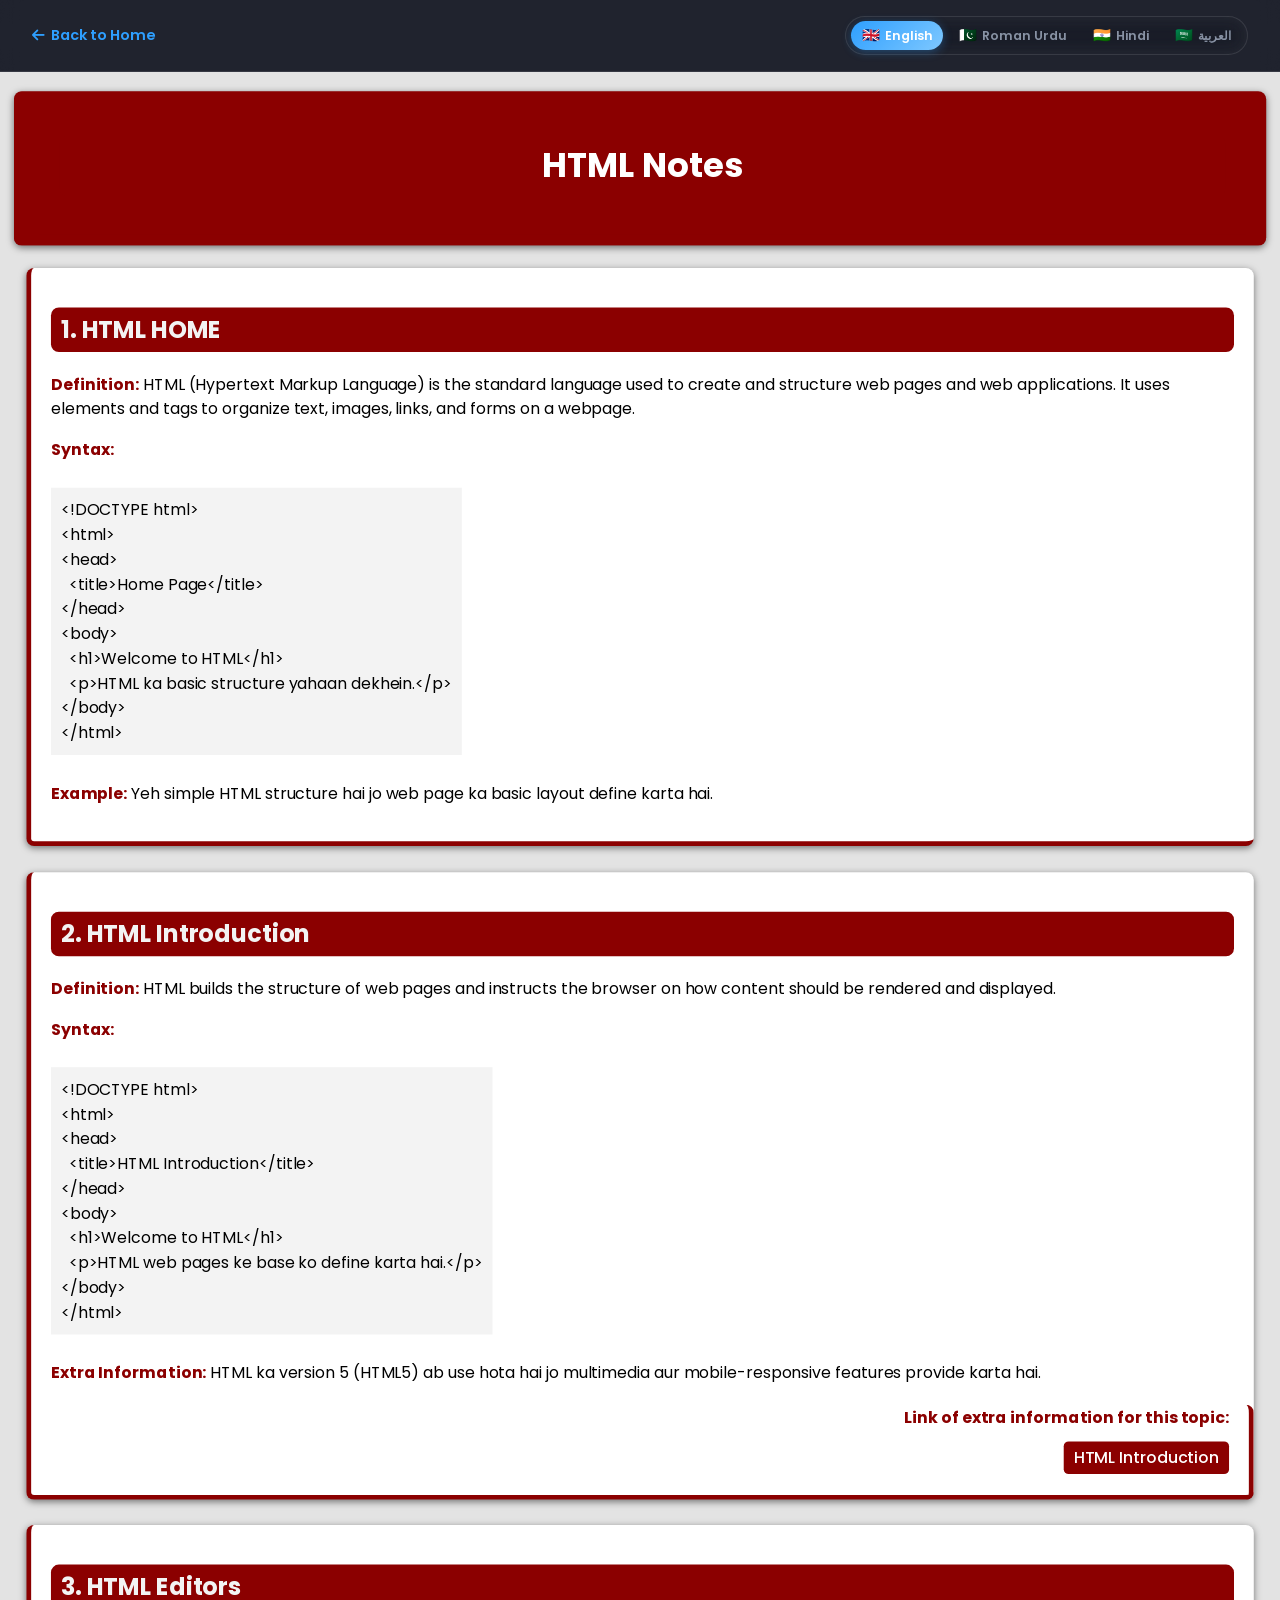
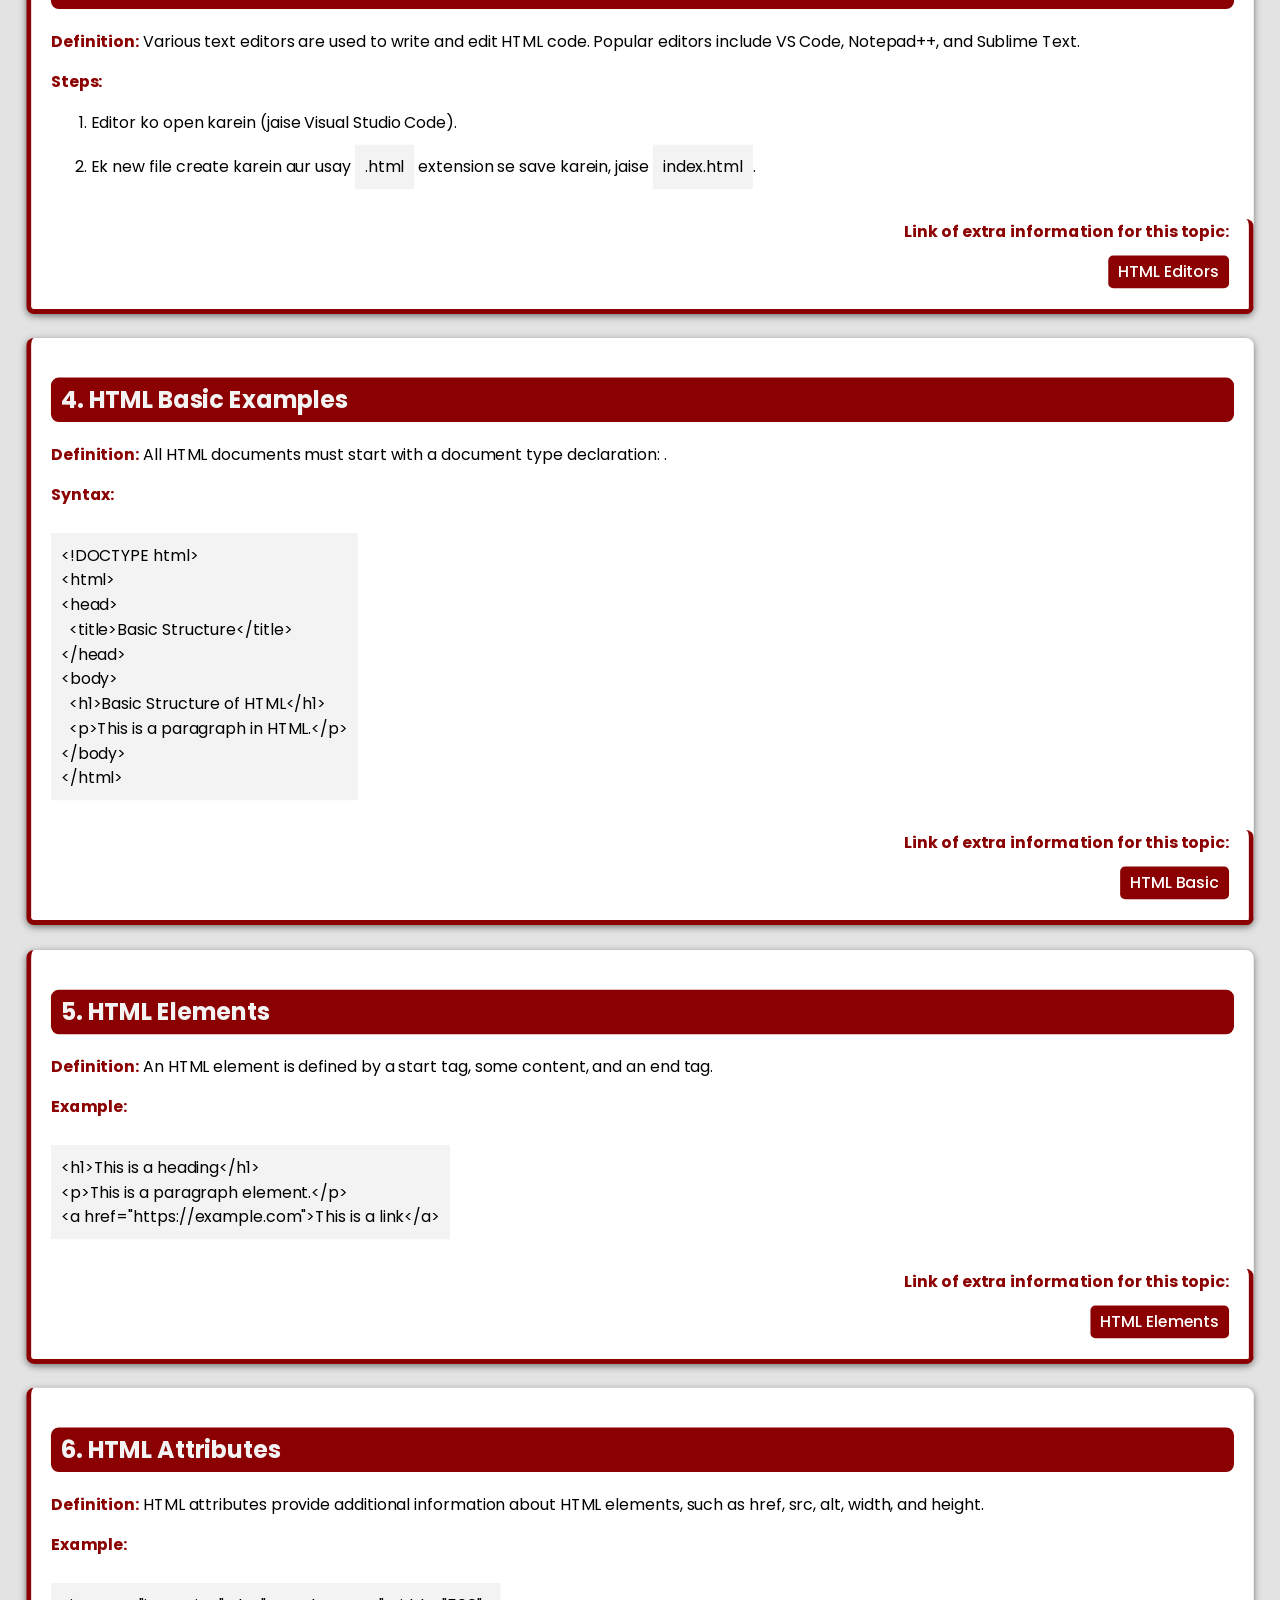
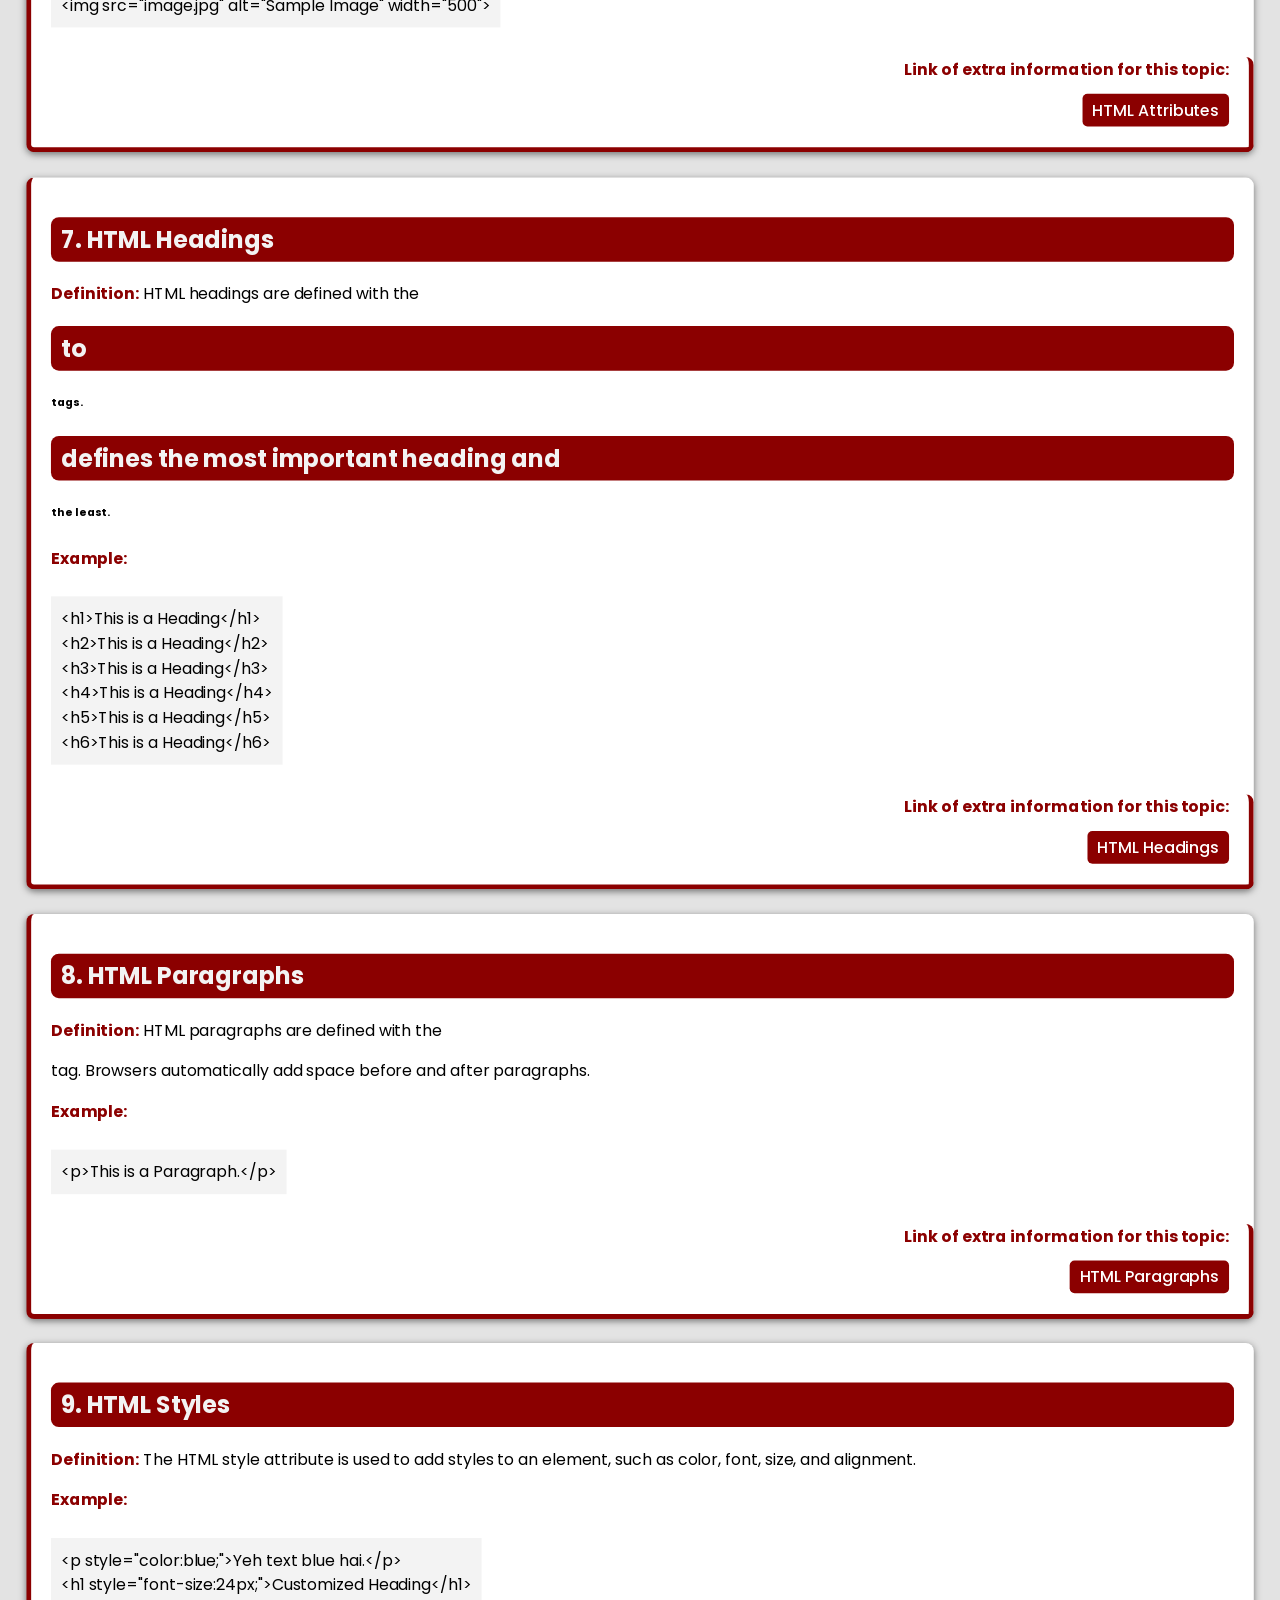
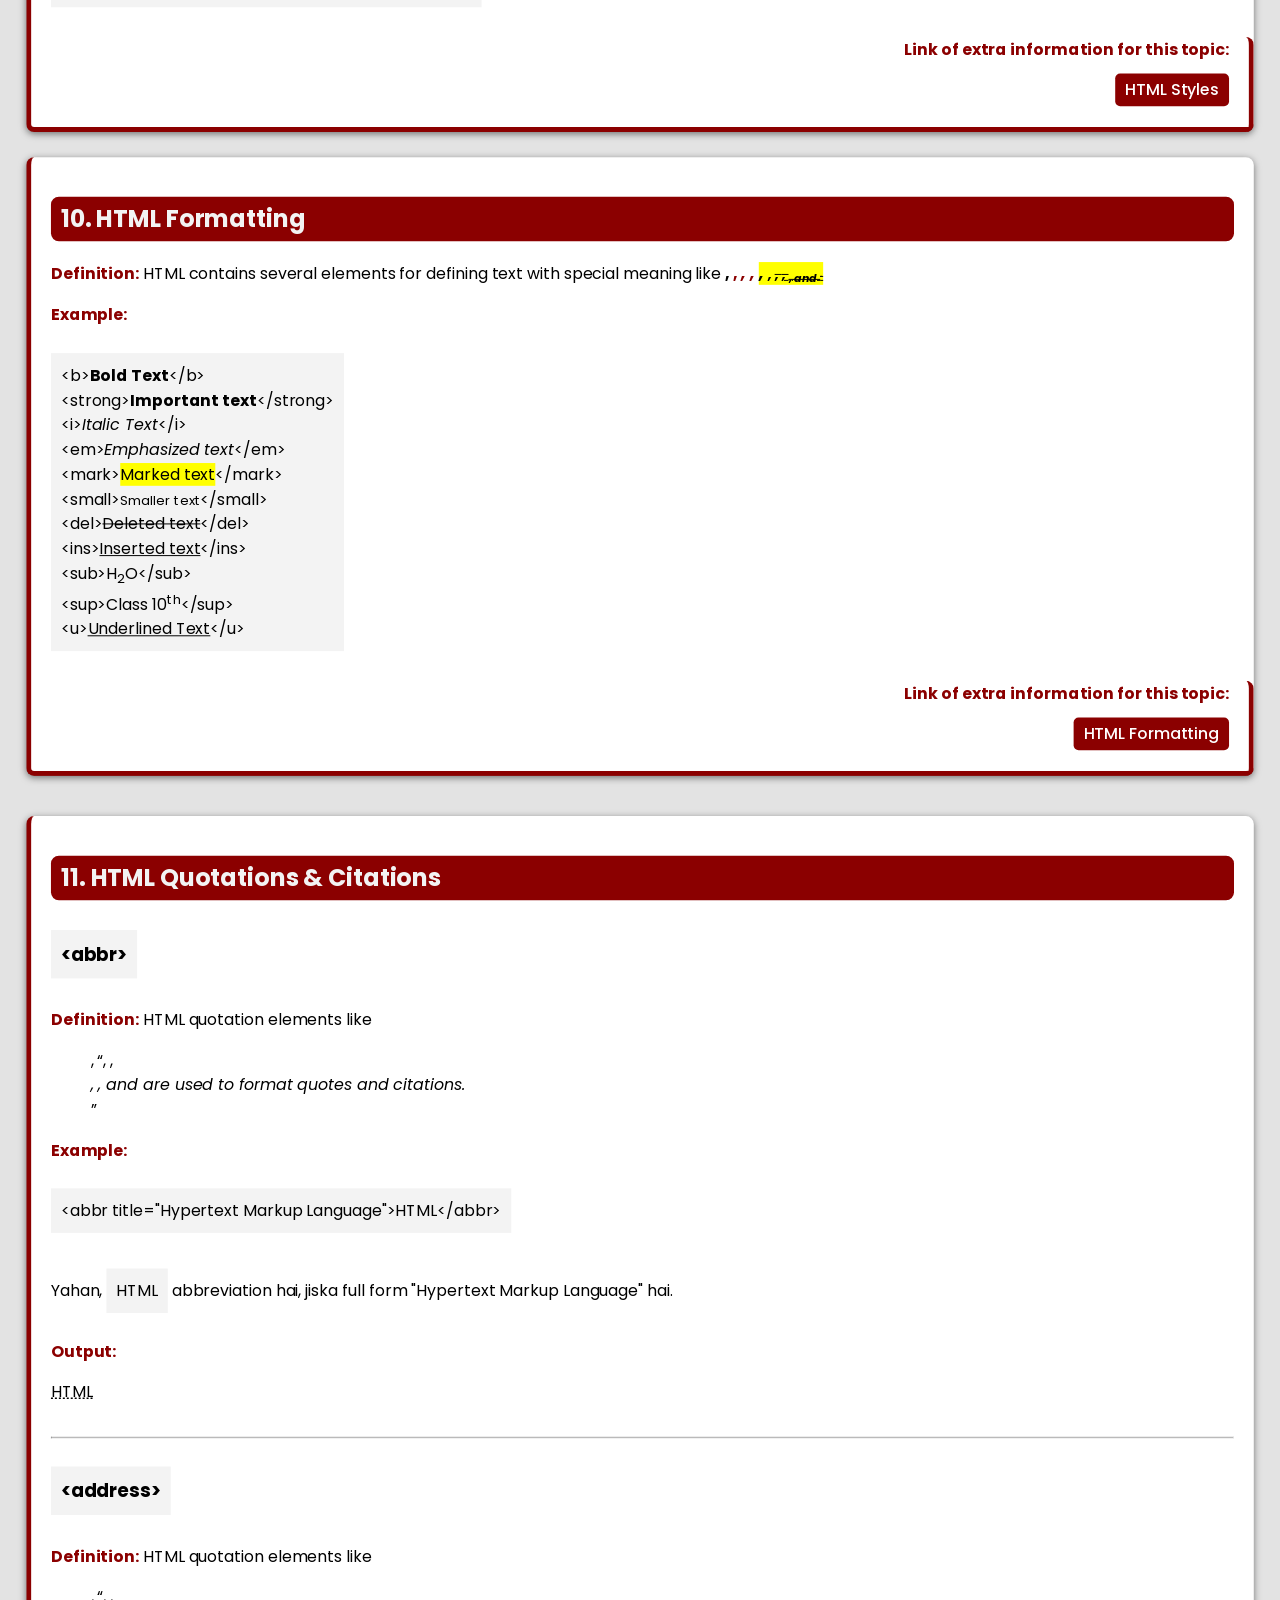
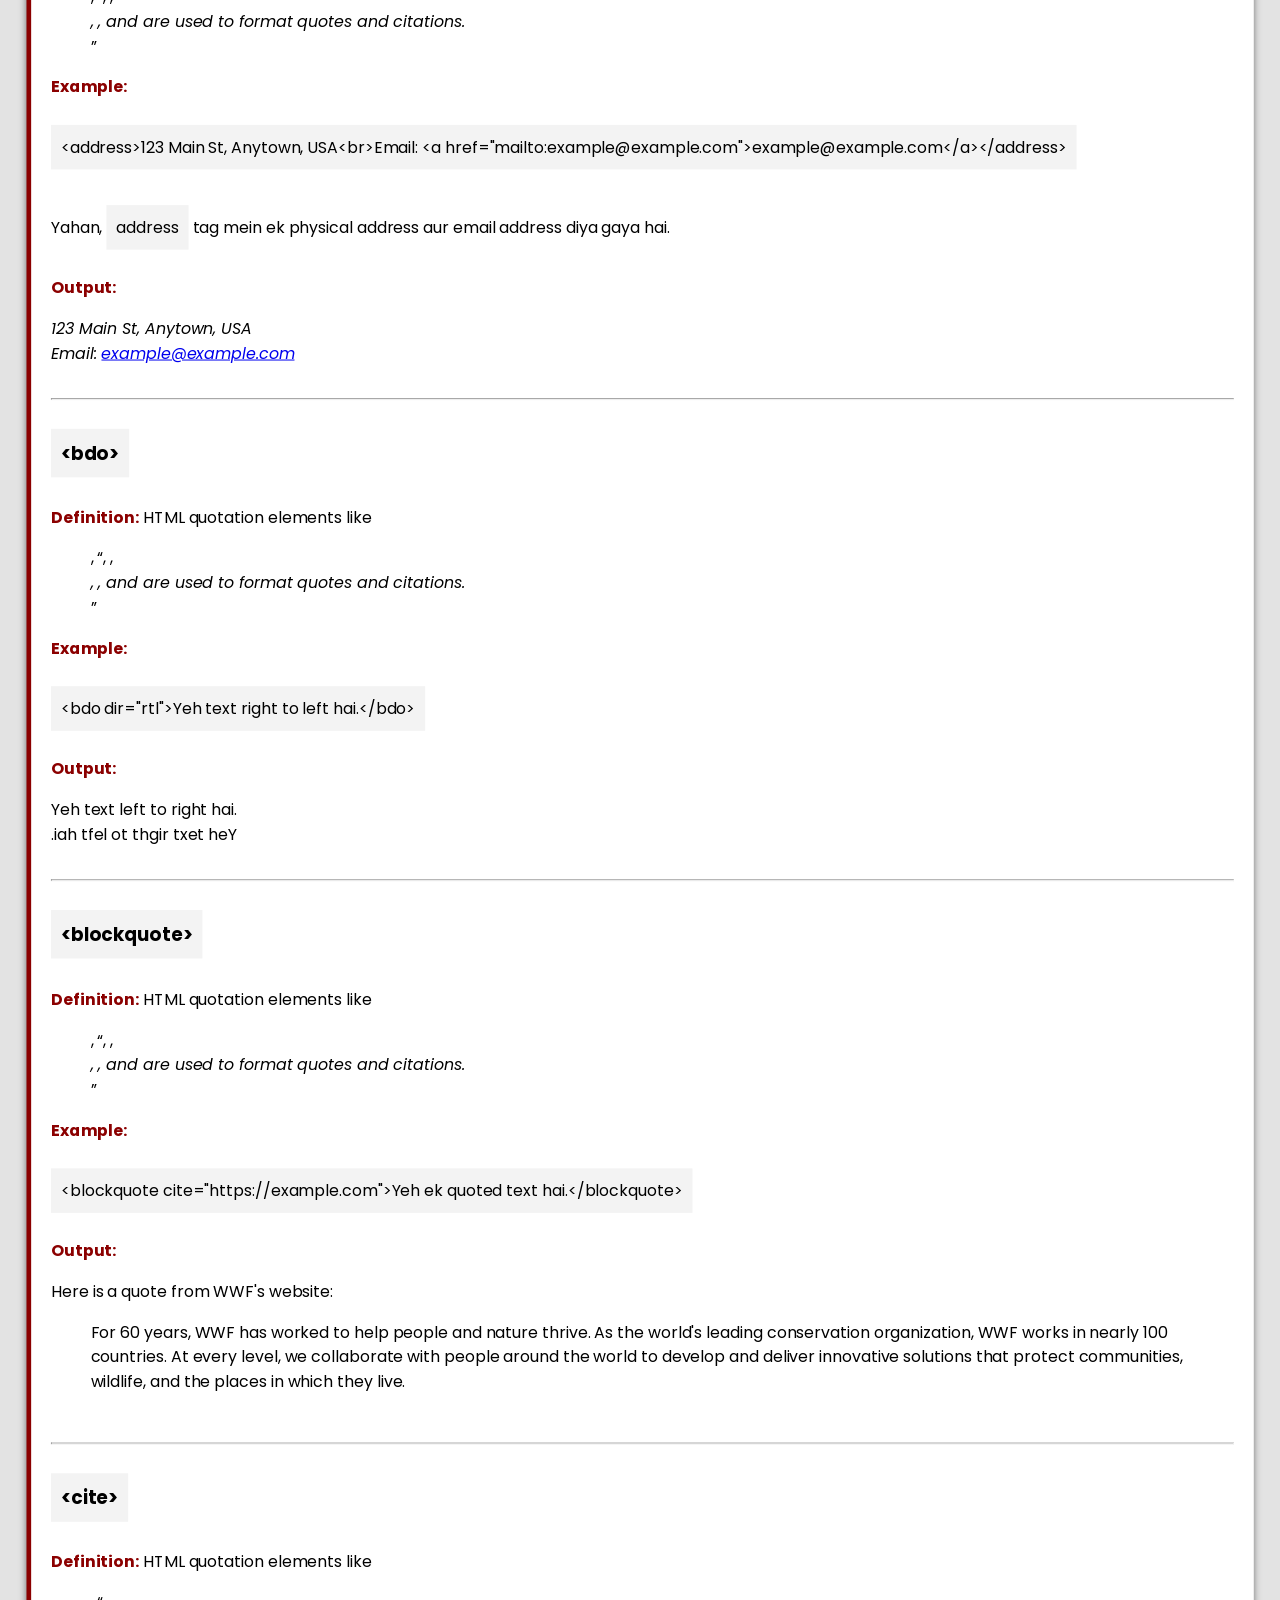
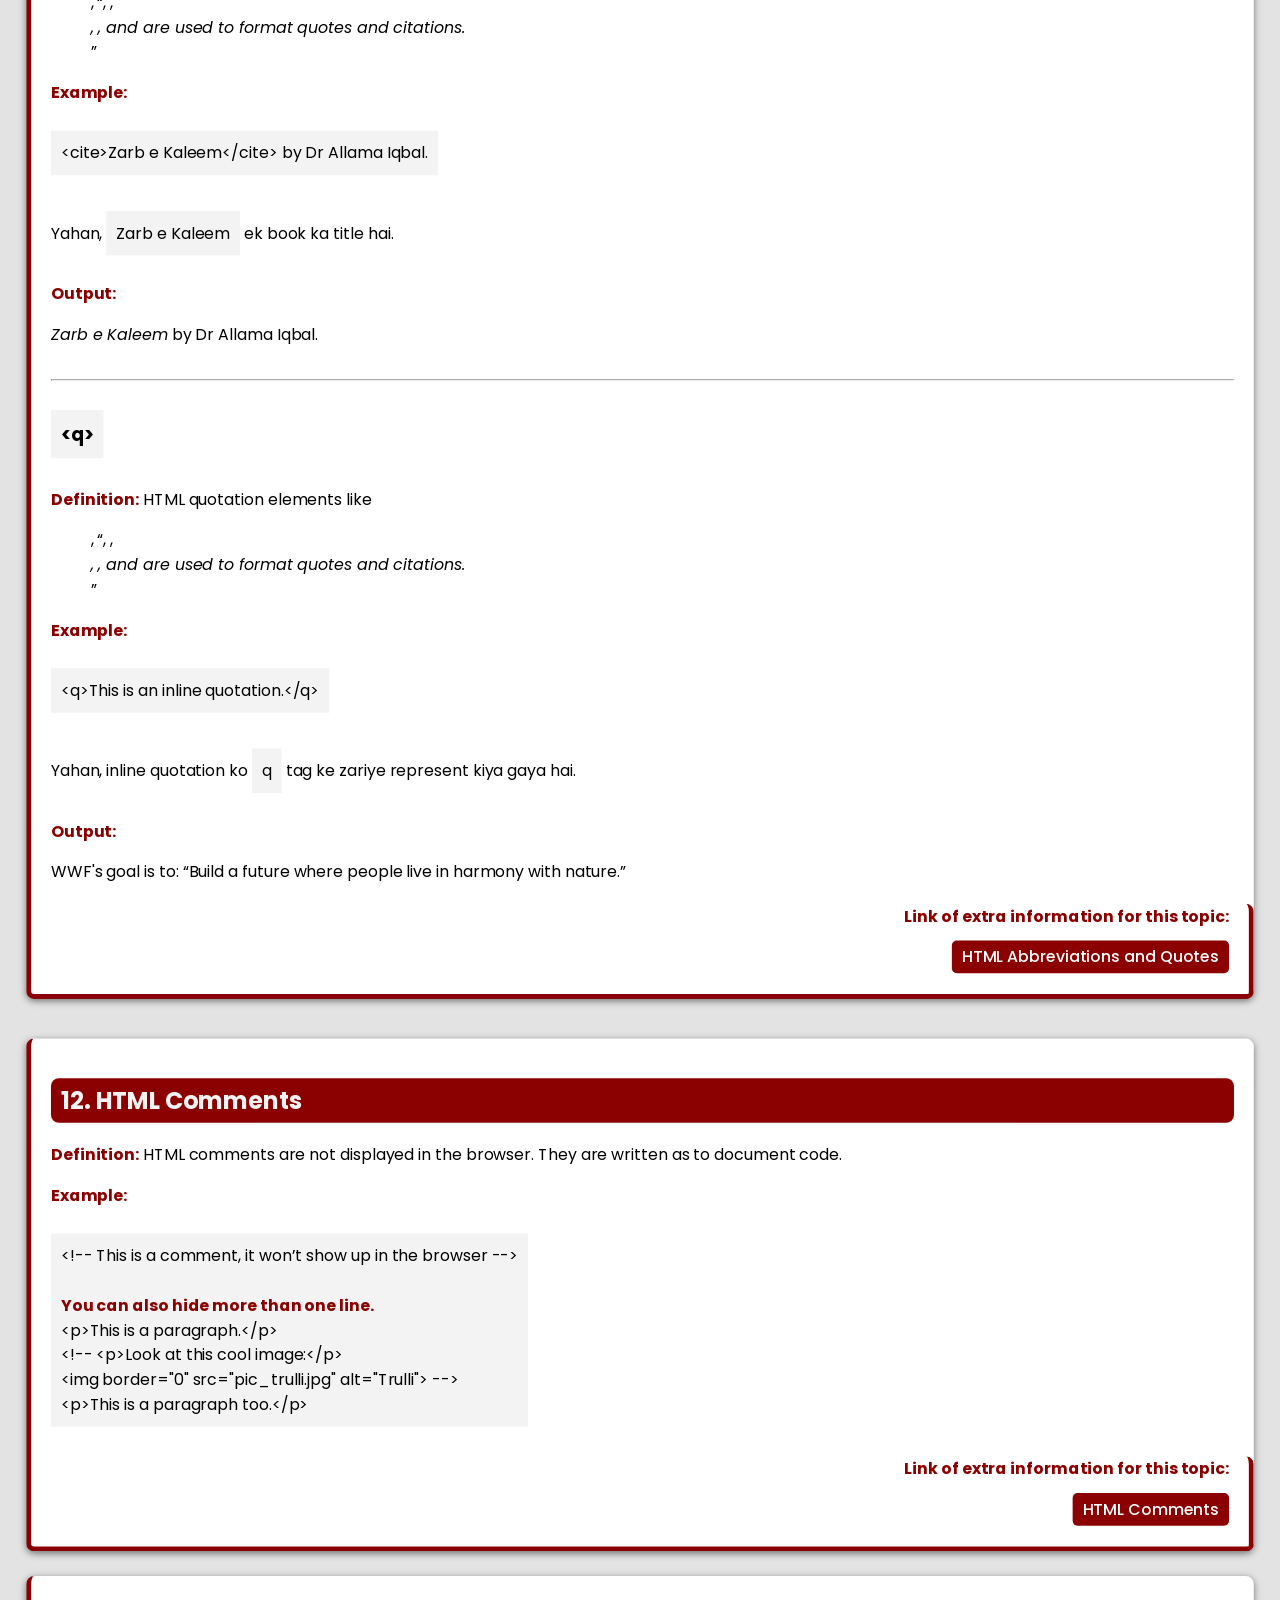
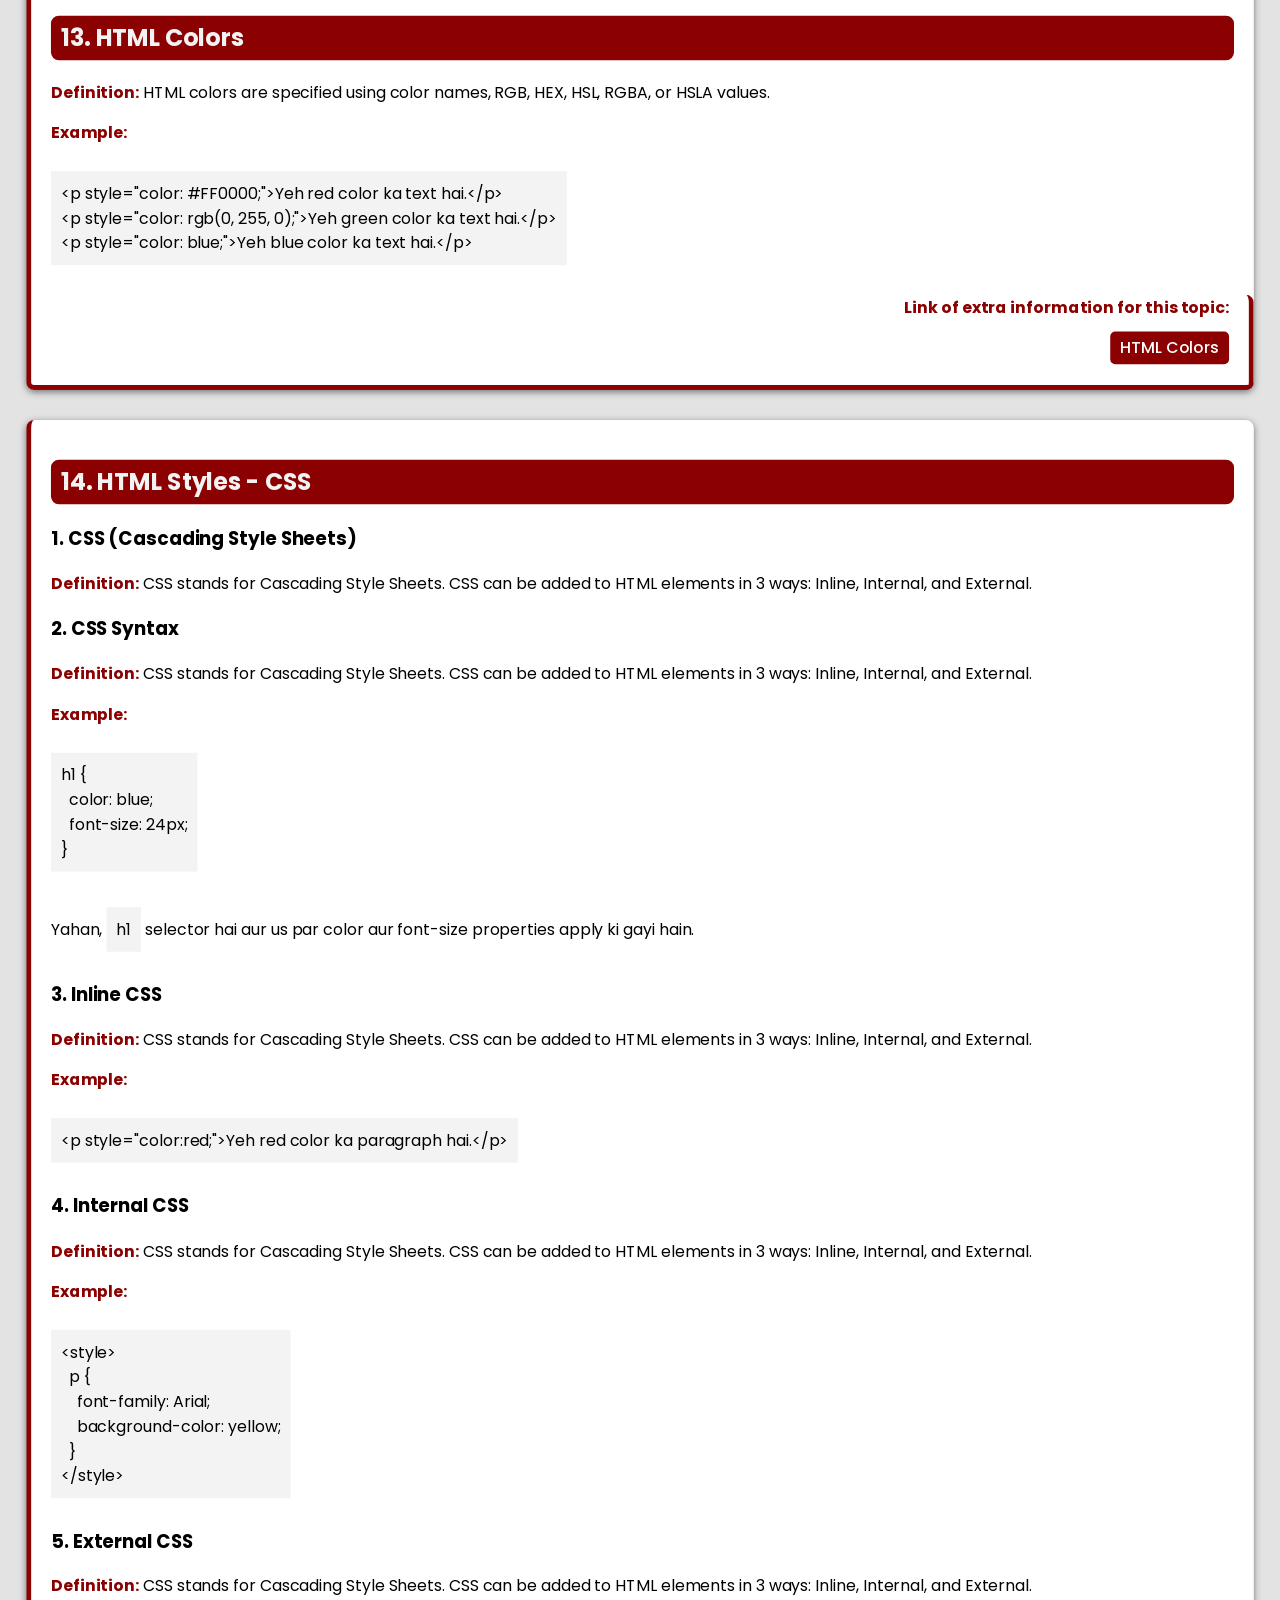
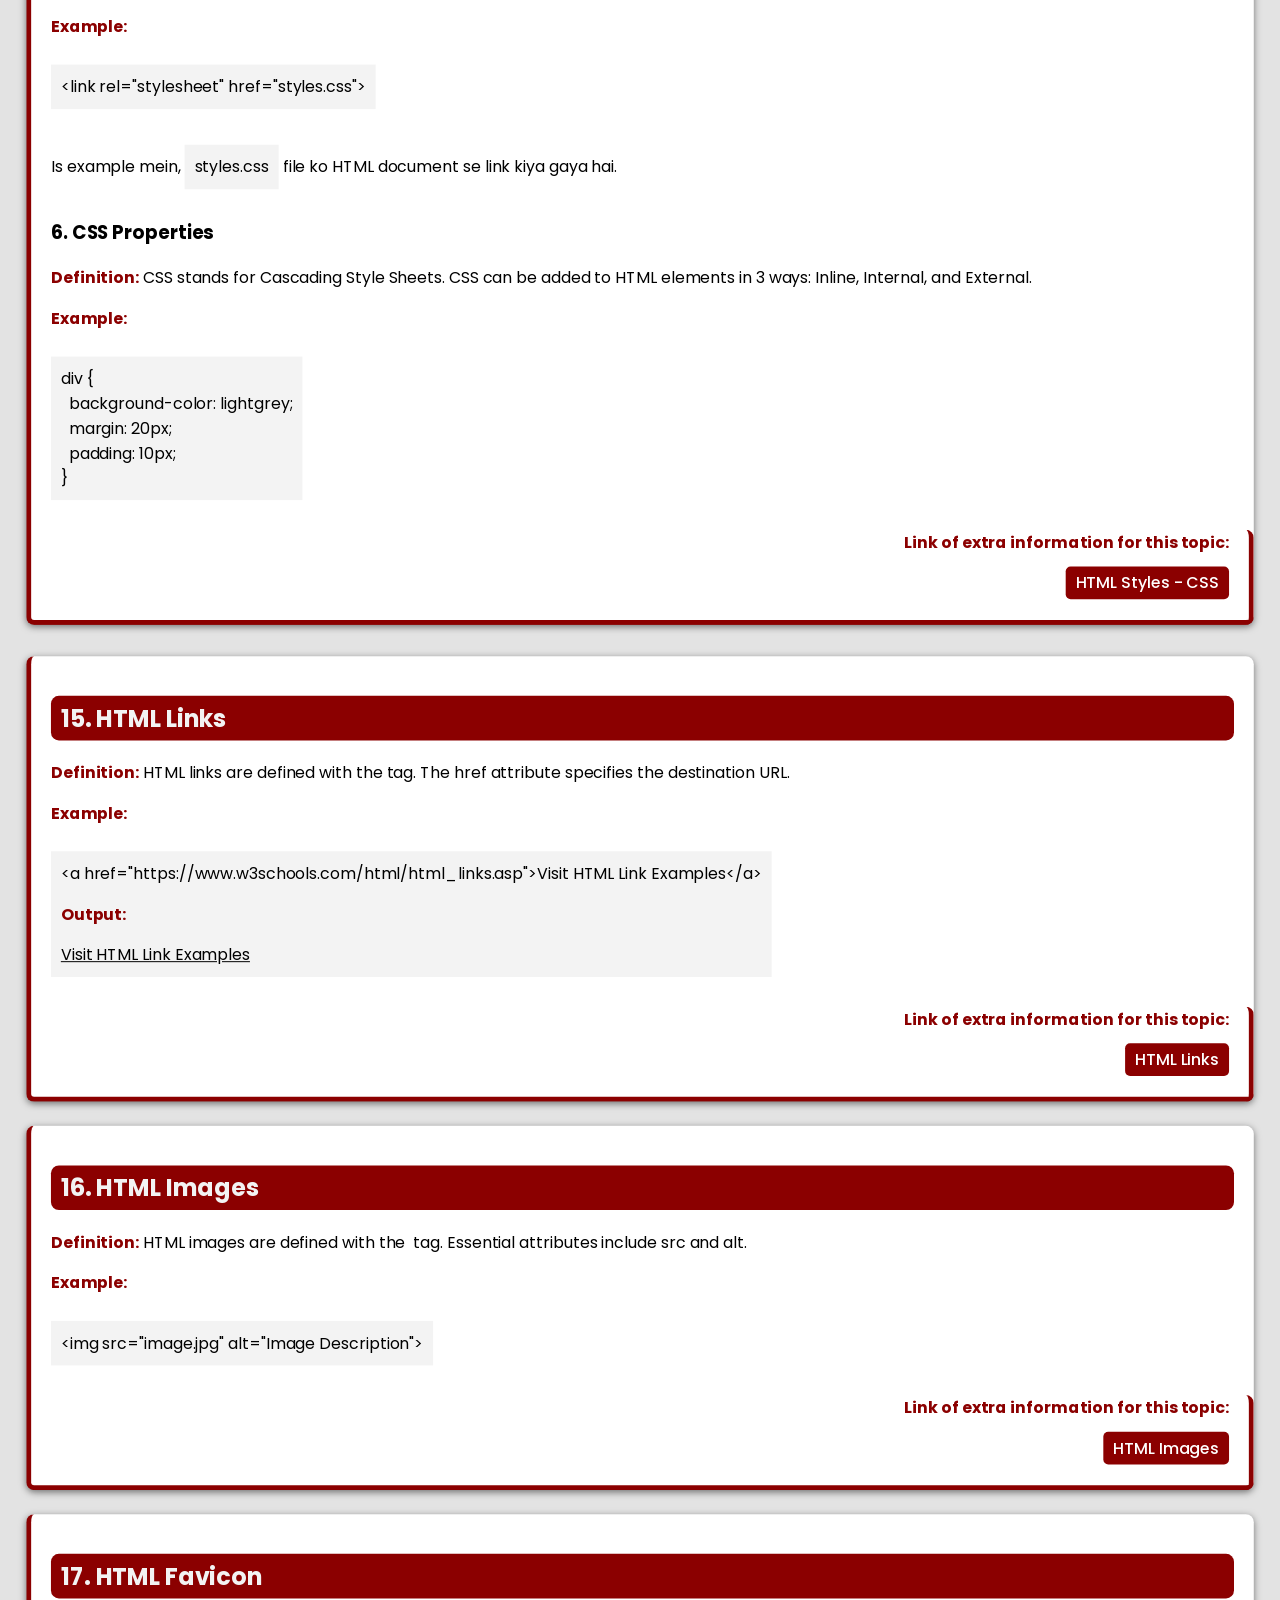
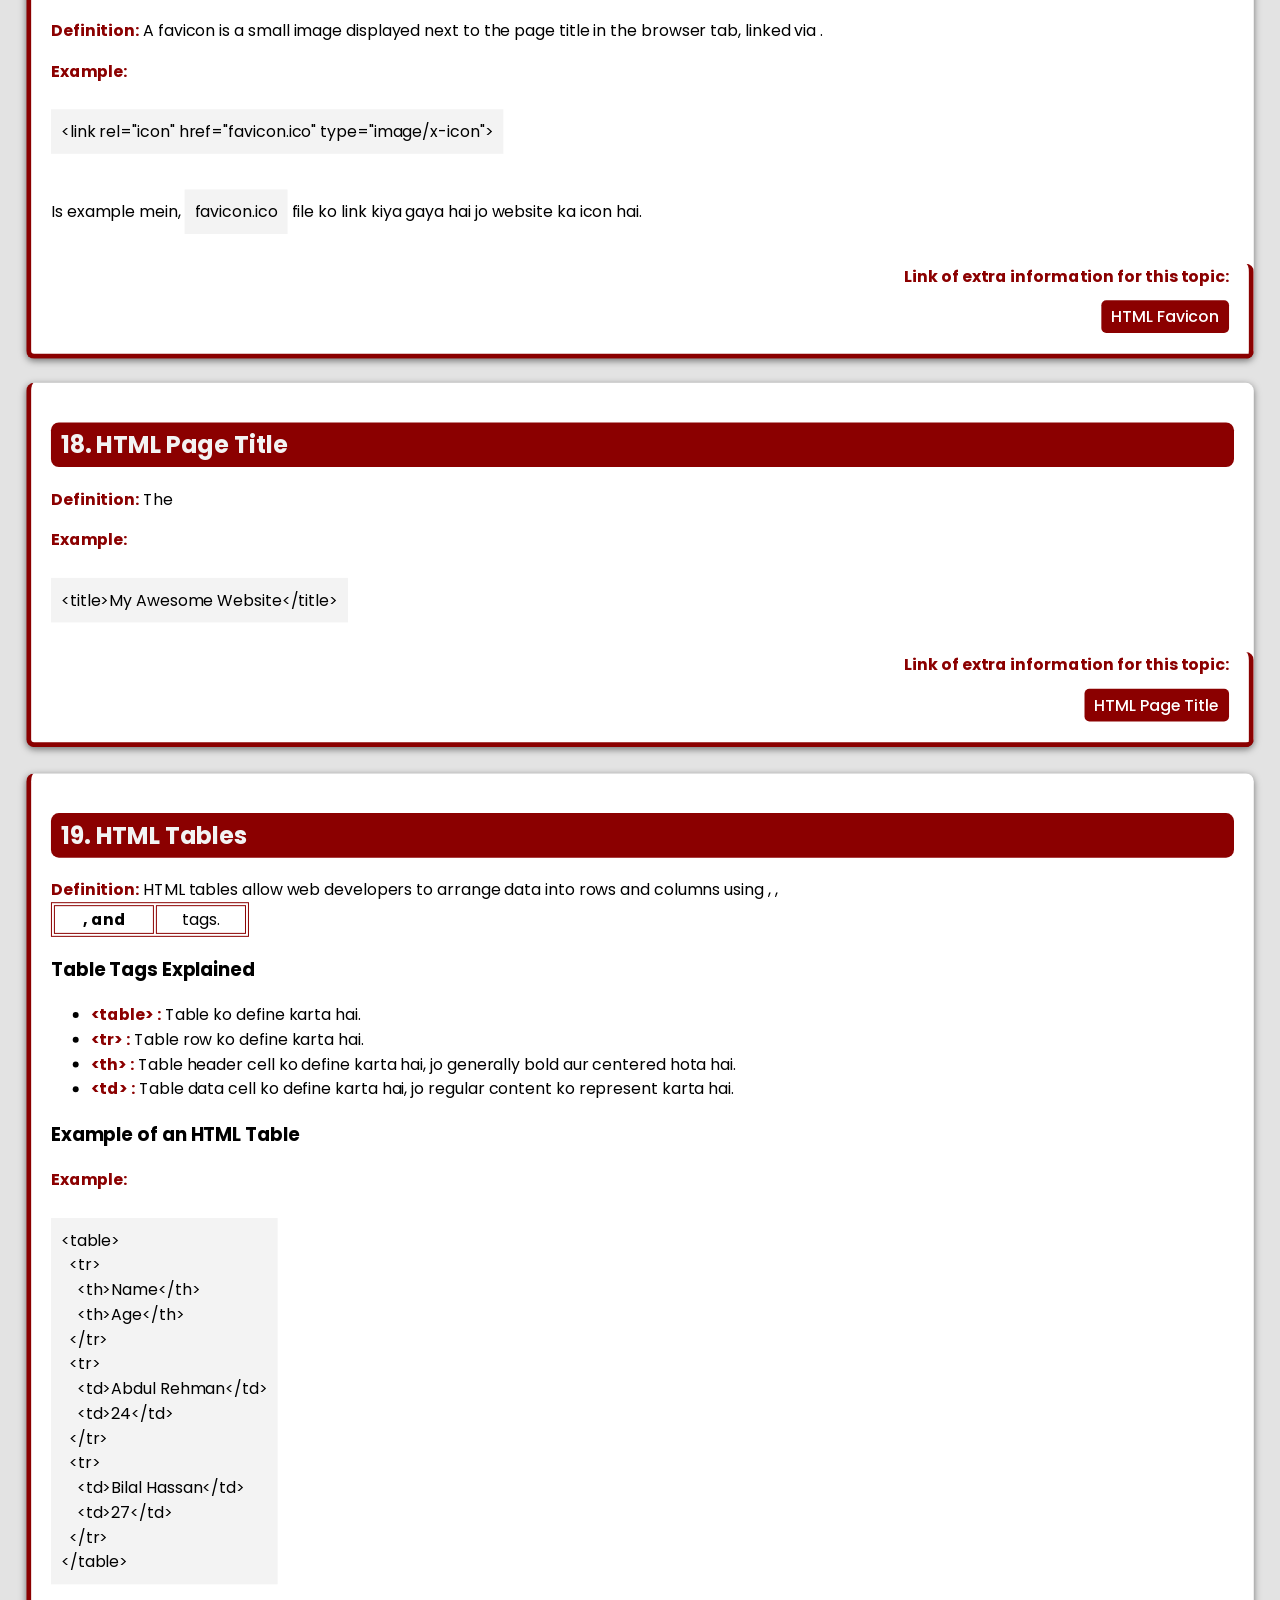
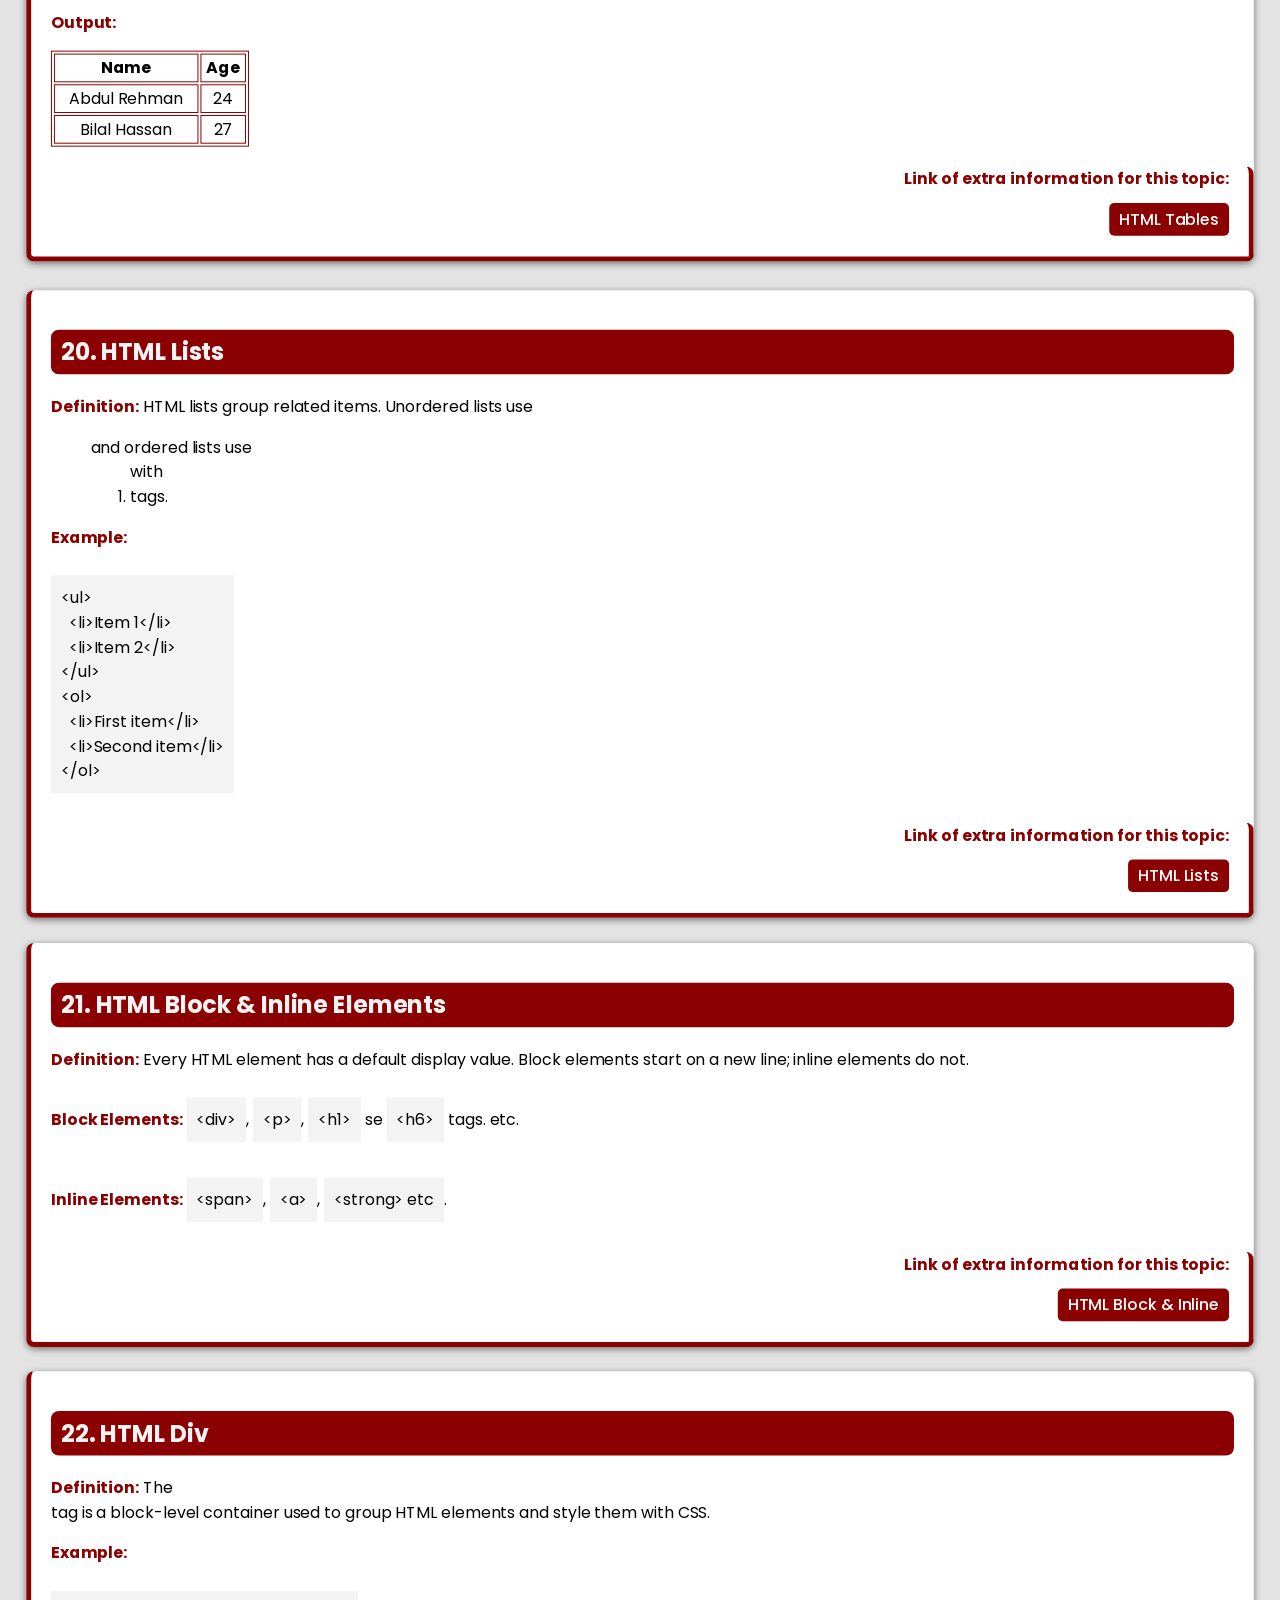
<file: html-tutorial/index.html>
<!DOCTYPE html>
<html lang="en">
  <head>
    <meta charset="UTF-8" />
    <meta name="viewport" content="width=device-width, initial-scale=1.0" />
    <title>HTML Notes | AbdUL REHMAN</title>
    <link
    rel="stylesheet"
    href="https://cdnjs.cloudflare.com/ajax/libs/font-awesome/6.6.0/css/all.min.css"
    />
    <link rel="shortcut icon" href="html-5.svg" type="image/x-icon">
    <link rel="stylesheet" href="html-tutorial.css" />
  </head>

  <body>
    <header style="display: flex; justify-content: space-between; align-items: center; padding: 1rem 2rem; background: rgba(10, 14, 26, 0.9); border-bottom: 1px solid rgba(255, 255, 255, 0.1); position: sticky; top: 0; z-index: 100; backdrop-filter: blur(10px);">
      <a href="../index.html" style="color: #2e9fff; text-decoration: none; font-weight: 600; font-family: sans-serif; font-size: 0.9rem; display: flex; align-items: center; gap: 0.4rem;">
        <i class="fa-solid fa-arrow-left"></i> <span data-i18n="btn_back_home">Back to Home</span>
      </a>
      <div class="nav-lang-container"></div>
    </header>

    <section id="title-section">
      <header>
        <h1 class="main-title" data-i18n="html_notes_title">HTML Notes</h1>
      </header>
    </section>

    <section>
      <h1>1. HTML HOME</h1>
      <p>
        <strong>Definition:</strong> HTML (Hypertext Markup Language) aik basic
        language hai jo web pages aur applications ka structure banane ke liye
        use hoti hai. Yeh elements ka use karke text, images, links, aur forms
        ko web page par organize karne mein madad karta hai.
      </p>
      <p><strong>Syntax:</strong></p>
      <code>
        &lt;!DOCTYPE html&gt;<br />
        &lt;html&gt;<br />
        &lt;head&gt;<br />
        &nbsp;&nbsp;&lt;title&gt;Home Page&lt;/title&gt;<br />
        &lt;/head&gt;<br />
        &lt;body&gt;<br />
        &nbsp;&nbsp;&lt;h1&gt;Welcome to HTML&lt;/h1&gt;<br />
        &nbsp;&nbsp;&lt;p&gt;HTML ka basic structure yahaan
        dekhein.&lt;/p&gt;<br />
        &lt;/body&gt;<br />
        &lt;/html&gt;
      </code>
      <p>
        <strong>Example:</strong> Yeh simple HTML structure hai jo web page ka
        basic layout define karta hai.
      </p>
    </section>

    <section>
      <h1>2. HTML Introduction</h1>
      <p>
        <strong>Definition:</strong> HTML web pages ka structure banata hai aur
        browser ko guide karta hai ke kaunsa content kaise display hona chahiye.
      </p>
      <p><strong>Syntax:</strong></p>
      <code>
        &lt;!DOCTYPE html&gt;<br />
        &lt;html&gt;<br />
        &lt;head&gt;<br />
        &nbsp;&nbsp;&lt;title&gt;HTML Introduction&lt;/title&gt;<br />
        &lt;/head&gt;<br />
        &lt;body&gt;<br />
        &nbsp;&nbsp;&lt;h1&gt;Welcome to HTML&lt;/h1&gt;<br />
        &nbsp;&nbsp;&lt;p&gt;HTML web pages ke base ko define karta
        hai.&lt;/p&gt;<br />
        &lt;/body&gt;<br />
        &lt;/html&gt;
      </code>
      <p>
        <strong>Extra Information:</strong> HTML ka version 5 (HTML5) ab use
        hota hai jo multimedia aur mobile-responsive features provide karta hai.
      </p>
      <div class="extra-info">
        <p><strong>Link of extra information for this topic:</strong></p>
        <a href="https://www.w3schools.com/html/html_intro.asp" target="_blank"
          >HTML Introduction</a
        >
      </div>
    </section>

    <section>
      <h1>3. HTML Editors</h1>
      <p>
        <strong>Definition:</strong> HTML likhne aur edit karne ke liye
        different editors use hote hain. Kuch famous editors mein
        <strong class="color-black">Notepad</strong> (Windows),
        <strong class="color-black">Visual Studio Code</strong>, aur
        <strong class="color-black">Sublime Text</strong> hain.
      </p>
      <p><strong>Steps:</strong></p>
      <ol>
        <li>Editor ko open karein (jaise Visual Studio Code).</li>
        <li>
          Ek new file create karein aur usay <code>.html</code> extension se
          save karein, jaise <code>index.html</code>.
        </li>
      </ol>
      <div class="extra-info">
        <p><strong>Link of extra information for this topic:</strong></p>
        <a href="https://www.w3schools.com/html/html_editors.asp" target="_blank"
          >HTML Editors</a
        >
      </div>
    </section>

    <section>
      <h1>4. HTML Basic</h1>
      <p>
        <strong>Definition:</strong> HTML ka basic structure elements aur tags
        ka use karke banaya jata hai jo browser ko batata hai kahan aur kaunsa
        content display hoga.
      </p>
      <p><strong>Syntax:</strong></p>
      <code>
        &lt;!DOCTYPE html&gt;<br />
        &lt;html&gt;<br />
        &lt;head&gt;<br />
        &nbsp;&nbsp;&lt;title&gt;Basic Structure&lt;/title&gt;<br />
        &lt;/head&gt;<br />
        &lt;body&gt;<br />
        &nbsp;&nbsp;&lt;h1&gt;Basic Structure of HTML&lt;/h1&gt;<br />
        &nbsp;&nbsp;&lt;p&gt;This is a paragraph in HTML.&lt;/p&gt;<br />
        &lt;/body&gt;<br />
        &lt;/html&gt;
      </code>
      <div class="extra-info">
        <p><strong>Link of extra information for this topic:</strong></p>
        <a href="https://www.w3schools.com/html/html_basic.asp" target="_blank"
          >HTML Basic</a
        >
      </div>
    </section>

    <section>
      <h1>5. HTML Elements</h1>
      <p>
        <strong>Definition:</strong> HTML elements wo components hain jo web
        pages ko banate hain. Yeh start aur end tag ke sath likhe jate hain aur
        unke andar content hota hai.
      </p>
      <p><strong>Example:</strong></p>
      <code>
        &lt;h1&gt;This is a heading&lt;/h1&gt;<br />
        &lt;p&gt;This is a paragraph element.&lt;/p&gt;<br />
        &lt;a href="https://example.com"&gt;This is a link&lt;/a&gt;
      </code>
      <div class="extra-info">
        <p><strong>Link of extra information for this topic:</strong></p>
        <a href="https://www.w3schools.com/html/html_elements.asp" target="_blank"
          >HTML Elements</a
        >
      </div>
    </section>

    <section>
      <h1>6. HTML Attributes</h1>
      <p>
        <strong>Definition:</strong> HTML attributes extra information provide
        karte hain jo element ke behavior aur appearance ko control karte hain.
        Har attribute ek key-value pair mein hota hai.
      </p>
      <p><strong>Example:</strong></p>
      <code> &lt;img src="image.jpg" alt="Sample Image" width="500"&gt; </code>
      <div class="extra-info">
        <p><strong>Link of extra information for this topic:</strong></p>
        <a href="https://www.w3schools.com/html/html_attributes.asp" target="_blank"
          >HTML Attributes</a
        >
      </div>
    </section>

    <section>
      <h1>7. HTML Headings</h1>
      <p>
        <strong>Definition:</strong> Headings (<code>&lt;h1&gt;</code> to
        <code>&lt;h6&gt;</code>) content ko organize aur prioritize karne mein
        madad karte hain.
      </p>
      <p><strong>Example:</strong></p>
      <code>
        &lt;h1&gt;This is a Heading&lt;/h1&gt;<br />
        &lt;h2&gt;This is a Heading&lt;/h2&gt;<br />
        &lt;h3&gt;This is a Heading&lt;/h3&gt;<br />
        &lt;h4&gt;This is a Heading&lt;/h4&gt;<br />
        &lt;h5&gt;This is a Heading&lt;/h5&gt;<br />
        &lt;h6&gt;This is a Heading&lt;/h6&gt;
      </code>
      <div class="extra-info">
        <p><strong>Link of extra information for this topic:</strong></p>
        <a
          href="https://www.w3schools.com/html/html_headings.asp"
          target="_blank"
          >HTML Headings</a
        >
      </div>
    </section>

    <section>
      <h1>8. HTML Paragraphs</h1>
      <p>
        <strong>Definition:</strong> Paragraphs <code>&lt;p&gt;</code> tag ka
        use karke likhe jate hain aur inka use long text content ko organize
        karne ke liye hota hai.
      </p>
      <p><strong>Example:</strong></p>
      <code> &lt;p&gt;This is a Paragraph.&lt;/p&gt; </code>
      <div class="extra-info">
        <p><strong>Link of extra information for this topic:</strong></p>
        <a
          href="https://www.w3schools.com/html/html_paragraphs.asp"
          target="_blank"
          >HTML Paragraphs</a
        >
      </div>
    </section>

    <section>
      <h1>9. HTML Styles</h1>
      <p>
        <strong>Definition:</strong> HTML style attributes ko element ke
        appearance ko modify karne ke liye use kiya jata hai, jese ke color aur
        font size.
      </p>
      <p><strong>Example:</strong></p>
      <code>
        &lt;p style="color:blue;"&gt;Yeh text blue hai.&lt;/p&gt;<br />
        &lt;h1 style="font-size:24px;"&gt;Customized Heading&lt;/h1&gt;
      </code>
      <div class="extra-info">
        <p><strong>Link of extra information for this topic:</strong></p>
        <a href="https://www.w3schools.com/html/html_styles.asp" target="_blank"
          >HTML Styles</a
        >
      </div>
    </section>

    <section>
      <h1>10. HTML Formatting</h1>
      <p>
        <strong>Definition:</strong> Formatting tags HTML mein text ko bold,
        italic, underline, etc. effects dene ke liye hote hain.
      </p>
      <p><strong>Example:</strong></p>
      <code>
        &lt;b&gt;<b>Bold Text</b>&lt;/b&gt;<br />
        &lt;strong&gt;<strong class="color-black">Important text</strong
        >&lt;/strong&gt;<br />
        &lt;i&gt;<i>Italic Text</i>&lt;/i&gt;<br />
        &lt;em&gt;<em>Emphasized text</em>&lt;/em&gt;<br />
        &lt;mark&gt;<mark>Marked text</mark>&lt;/mark&gt;<br />
        &lt;small&gt;<small>Smaller text</small>&lt;/small&gt;<br />
        &lt;del&gt;<del>Deleted text</del>&lt;/del&gt;<br />
        &lt;ins&gt;<ins>Inserted text</ins>&lt;/ins&gt;<br />
        &lt;sub&gt;H<sub>2</sub>O&lt;/sub&gt;<br />
        &lt;sup&gt;Class 10<sup>th</sup>&lt;/sup&gt;<br />
        &lt;u&gt;<u>Underlined Text</u>&lt;/u&gt;
      </code>
      <div class="extra-info">
        <p><strong>Link of extra information for this topic:</strong></p>
        <a
          href="https://www.w3schools.com/html/html_formatting.asp"
          target="_blank"
          >HTML Formatting</a
        >
      </div>
    </section>
    
    <section>
      <h1>11. HTML Abbreviations and Quotes</h1>

      <h3><code>&lt;abbr&gt;</code></h3>
      <p>
        <strong>Definition:</strong> <code>&lt;abbr&gt;</code> tag abbreviation
        ya acronym ko define karne ke liye use hota hai. Is tag ke andar
        <code>title</code> attribute ka istemal kiya ja sakta hai, jo full form
        ya meaning ko specify karta hai.
      </p>
      <p><strong>Example:</strong></p>
      <code>
        &lt;abbr title="Hypertext Markup Language"&gt;HTML&lt;/abbr&gt;
      </code>
      <p>
        Yahan, <code>HTML</code> abbreviation hai, jiska full form "Hypertext
        Markup Language" hai.
      </p>

      <p><strong>Output:</strong></p>
      <abbr title="Hypertext Markup Language">HTML</abbr>
      <br />
      <br />
      <hr />

      <h3><code>&lt;address&gt;</code></h3>
      <p>
        <strong>Definition:</strong> <code>&lt;address&gt;</code> tag contact
        information ko define karta hai jo document ke author ya owner ka hota
        hai. Ismein email addresses, phone numbers, ya physical addresses shamil
        ho sakte hain.
      </p>
      <p><strong>Example:</strong></p>
      <code>
        &lt;address&gt;123 Main St, Anytown, USA&lt;br&gt;Email: &lt;a
        href="mailto:example@example.com"&gt;example@example.com&lt;/a&gt;&lt;/address&gt;
      </code>
      <p>
        Yahan, <code>address</code> tag mein ek physical address aur email
        address diya gaya hai.
      </p>

      <p><strong>Output:</strong></p>
      <address>
        123 Main St, Anytown, USA<br />Email:
        <a href="mailto:example@example.com">example@example.com</a>
      </address>
      <br />
      <hr />

      <h3><code>&lt;bdo&gt;</code></h3>
      <p>
        <strong>Definition:</strong> <code>&lt;bdo&gt;</code> tag text direction
        ko define karta hai. Is tag ka istemal jab text ka direction reverse
        karna ho, tab kiya jata hai. Ismein <code>dir</code> attribute ka
        istemal hota hai, jismein <code>ltr</code> (left to right) ya
        <code>rtl</code> (right to left) specify kiya ja sakta hai.
      </p>
      <p><strong>Example:</strong></p>
      <code>
        &lt;bdo dir="rtl"&gt;Yeh text right to left hai.&lt;/bdo&gt;
      </code>

      <p><strong>Output:</strong></p>
      <bdo dir="ltr">Yeh text left to right hai.</bdo> <br />
      <bdo dir="rtl">Yeh text right to left hai.</bdo>
      <br />
      <br />
      <hr />

      <h3><code>&lt;blockquote&gt;</code></h3>
      <p>
        <strong>Definition:</strong> <code>&lt;blockquote&gt;</code> tag ek
        section ko define karta hai jo dusre source se quoted hota hai. Yeh
        generally long quotations ke liye use hota hai aur ismein
        <code>cite</code> attribute specify kiya ja sakta hai, jo source ki URL
        provide karta hai.
      </p>
      <p><strong>Example:</strong></p>
      <code>
        &lt;blockquote cite="https://example.com"&gt;Yeh ek quoted text
        hai.&lt;/blockquote&gt;
      </code>

      <p><strong>Output:</strong></p>
      <p>Here is a quote from WWF's website:</p>

      <blockquote cite="http://www.worldwildlife.org/who/index.html">
        For 60 years, WWF has worked to help people and nature thrive. As the
        world's leading conservation organization, WWF works in nearly 100
        countries. At every level, we collaborate with people around the world
        to develop and deliver innovative solutions that protect communities,
        wildlife, and the places in which they live.
      </blockquote>
      <br />
      <hr />

      <h3><code>&lt;cite&gt;</code></h3>
      <p>
        <strong>Definition:</strong> <code>&lt;cite&gt;</code> tag kisi work ka
        title define karta hai, jaise ke book, poem, ya film. Iska use citations
        ko represent karne ke liye kiya jata hai.
      </p>
      <p><strong>Example:</strong></p>
      <code> &lt;cite&gt;Zarb e Kaleem&lt;/cite&gt; by Dr Allama Iqbal. </code>
      <p>Yahan, <code>Zarb e Kaleem</code> ek book ka title hai.</p>

      <p><strong>Output:</strong></p>
      <cite>Zarb e Kaleem</cite> by Dr Allama Iqbal.
      <br />
      <br />
      <hr />

      <h3><code>&lt;q&gt;</code></h3>
      <p>
        <strong>Definition:</strong> <code>&lt;q&gt;</code> tag inline
        quotations ko define karta hai. Yeh short quotations ke liye use hota
        hai aur automatically quotation marks ke sath display hota hai.
      </p>
      <p><strong>Example:</strong></p>
      <code> &lt;q&gt;This is an inline quotation.&lt;/q&gt; </code>
      <p>
        Yahan, inline quotation ko <code>q</code> tag ke zariye represent kiya
        gaya hai.
      </p>

      <p><strong>Output:</strong></p>
      <p>
        WWF's goal is to:
        <q>Build a future where people live in harmony with nature.</q>
      </p>
      <div class="extra-info">
        <p><strong>Link of extra information for this topic:</strong></p>
        <a
          href="https://www.w3schools.com/html/html_quotation_elements.asp"
          target="_blank"
          >HTML Abbreviations and Quotes</a
        >
      </div>
    </section>

    <section>
      <h1>12. HTML Comments</h1>
      <p>
        <strong>Definition:</strong> Comments developer notes likhne ke liye use
        hote hain aur ye browser mein display nahi hote.
      </p>
      <p><strong>Example:</strong></p>
      <code>
        &lt;!-- This is a comment, it won’t show up in the browser --&gt; <br />
        <br />

        <strong>You can also hide more than one line.</strong>
        <br />
        &lt;p&gt;This is a paragraph.&lt;/p&gt; <br />
        &lt;!-- &lt;p&gt;Look at this cool image:&lt;/p&gt; <br />
        &lt;img border="0" src="pic_trulli.jpg" alt="Trulli"&gt; --&gt; <br />

        &lt;p&gt;This is a paragraph too.&lt;/p&gt;
      </code>
      <div class="extra-info">
        <p><strong>Link of extra information for this topic:</strong></p>
        <a
          href="https://www.w3schools.com/html/html_comments.asp"
          target="_blank"
          >HTML Comments</a
        >
      </div>
    </section>

    <section>
      <h1>13. HTML Colors</h1>
      <p>
        <strong>Definition:</strong> HTML mein colors ko hex code, RGB, ya color
        names ke zariye set kiya jata hai.
      </p>
      <p><strong>Example:</strong></p>
      <code>
        &lt;p style="color: #FF0000;"&gt;Yeh red color ka text hai.&lt;/p&gt;<br />
        &lt;p style="color: rgb(0, 255, 0);"&gt;Yeh green color ka text
        hai.&lt;/p&gt;<br />
        &lt;p style="color: blue;"&gt;Yeh blue color ka text hai.&lt;/p&gt;
      </code>
      <div class="extra-info">
        <p><strong>Link of extra information for this topic:</strong></p>
        <a href="https://www.w3schools.com/html/html_colors.asp" target="_blank"
          >HTML Colors</a
        >
      </div>
    </section>

    <section>
      <h1>14. HTML Styles - CSS</h1>

      <h3>1. CSS (Cascading Style Sheets)</h3>
      <p>
        <strong>Definition:</strong> CSS ek stylesheet language hai jo HTML
        documents ke presentation ko control karti hai. Iska istemal web pages
        ko visually appealing banane ke liye hota hai, jismein text ki styling,
        layout, colors, aur spacing shamil hoti hain. CSS ka design aur layout
        ko alag karne ka tareeqa hai, jis se code ko maintain karna asaan hota
        hai.
      </p>

      <h3>2. CSS Syntax</h3>
      <p>
        <strong>Definition:</strong> CSS ka syntax selectors aur declarations se
        milkar banta hai. Selector wo element hai jis par style apply hota hai,
        aur declaration wo properties aur values hain jo apply hoti hain.
      </p>
      <p><strong>Example:</strong></p>
      <code>
        h1 {<br />
        &nbsp;&nbsp;color: blue;<br />
        &nbsp;&nbsp;font-size: 24px;<br />
        }
      </code>
      <p>
        Yahan, <code>h1</code> selector hai aur us par color aur font-size
        properties apply ki gayi hain.
      </p>

      <h3>3. Inline CSS</h3>
      <p>
        <strong>Definition:</strong> Inline CSS ko HTML elements ke andar
        <code>style</code> attribute ke zariye directly define kiya jata hai.
        Yeh method sirf specific element par style apply karta hai.
      </p>
      <p><strong>Example:</strong></p>
      <code>
        &lt;p style="color:red;"&gt;Yeh red color ka paragraph hai.&lt;/p&gt;
      </code>

      <h3>4. Internal CSS</h3>
      <p>
        <strong>Definition:</strong> Internal CSS ko
        <code>&lt;style&gt;</code> tag ke andar define kiya jata hai, jo
        <code>&lt;head&gt;</code> section mein hota hai. Iska istemal ek hi
        document ke liye styles define karne ke liye kiya jata hai.
      </p>
      <p><strong>Example:</strong></p>
      <code>
        &lt;style&gt;<br />
        &nbsp;&nbsp;p {<br />
        &nbsp;&nbsp;&nbsp;&nbsp;font-family: Arial;<br />
        &nbsp;&nbsp;&nbsp;&nbsp;background-color: yellow;<br />
        &nbsp;&nbsp;}<br />
        &lt;/style&gt;
      </code>

      <h3>5. External CSS</h3>
      <p>
        <strong>Definition:</strong> External CSS ko alag .css file ke roop mein
        create kiya jata hai aur HTML document ke
        <code>&lt;head&gt;</code> section mein <code>&lt;link&gt;</code> tag ke
        zariye link kiya jata hai. Is method ka istemal styling ko alag rakhne
        ke liye hota hai, jisse multiple pages par wohi styles apply kiye ja
        sakte hain.
      </p>
      <p><strong>Example:</strong></p>
      <code> &lt;link rel="stylesheet" href="styles.css"&gt; </code>
      <p>
        Is example mein, <code>styles.css</code> file ko HTML document se link
        kiya gaya hai.
      </p>

      <h3>6. CSS Properties</h3>
      <p>
        <strong>Definition:</strong> CSS mein kai properties hain jo elements ke
        styling ko define karti hain, jaise <code>color</code>,
        <code>background-color</code>, <code>font-size</code>,
        <code>margin</code>, aur <code>padding</code>. In properties ka istemal
        layout aur design ko enhance karne ke liye kiya jata hai.
      </p>
      <p><strong>Example:</strong></p>
      <code>
        div {<br />
        &nbsp;&nbsp;background-color: lightgrey;<br />
        &nbsp;&nbsp;margin: 20px;<br />
        &nbsp;&nbsp;padding: 10px;<br />
        }
      </code>
      <div class="extra-info">
        <p><strong>Link of extra information for this topic:</strong></p>
        <a href="https://www.w3schools.com/html/html_css.asp" target="_blank"
          >HTML Styles - CSS</a
        >
      </div>
    </section>

    <section>
      <h1>15. HTML Links</h1>
      <p>
        <strong>Definition:</strong> Links ko <code>&lt;a&gt;</code> tag ke
        zariye create kiya jata hai, jo users ko dusre pages ya websites par
        redirect karte hain.
      </p>
      <p><strong>Example:</strong></p>
      <code>
        &lt;a href="https://www.w3schools.com/html/html_links.asp"&gt;Visit HTML
        Link Examples&lt;/a&gt;

        <p><strong>Output:</strong></p>
        <a
          href="https://www.w3schools.com/html/html_links.asp"
          target="_blank"
          style="color: black"
          >Visit HTML Link Examples</a
        >
      </code>
      <div class="extra-info">
        <p><strong>Link of extra information for this topic:</strong></p>
        <a href="https://www.w3schools.com/html/html_links.asp" target="_blank"
          >HTML Links</a
        >
      </div>
    </section>

    <section>
      <h1>16. HTML Images</h1>
      <p>
        <strong>Definition:</strong> Images ko <code>&lt;img&gt;</code> tag ke
        zariye add kiya jata hai, aur unka src attribute image ka path specify
        karta hai.
      </p>
      <p><strong>Example:</strong></p>
      <code> &lt;img src="image.jpg" alt="Image Description"&gt; </code>
      <div class="extra-info">
        <p><strong>Link of extra information for this topic:</strong></p>
        <a href="https://www.w3schools.com/html/html_images.asp" target="_blank"
          >HTML Images</a
        >
      </div>
    </section>

    <section>
      <h1>17. HTML Favicon</h1>
      <p>
        <strong>Definition:</strong> Favicon ek small icon hai jo web browser ke
        tab ya address bar mein website ka representation hota hai. Yeh user ko
        website ko pehchaanne mein madad karta hai. Favicon ko
        <code>&lt;link&gt;</code> tag ke zariye HTML document ke
        <code>&lt;head&gt;</code> section mein link kiya jata hai.
      </p>
      <p><strong>Example:</strong></p>
      <code>
        &lt;link rel="icon" href="favicon.ico" type="image/x-icon"&gt;
      </code>
      <p>
        Is example mein, <code>favicon.ico</code> file ko link kiya gaya hai jo
        website ka icon hai.
      </p>
      <div class="extra-info">
        <p><strong>Link of extra information for this topic:</strong></p>
        <a
          href="https://www.w3schools.com/html/html_favicon.asp"
          target="_blank"
          >HTML Favicon</a
        >
      </div>
    </section>

    <section>
      <h1>18. HTML Page Title</h1>
      <p>
        <strong>Definition:</strong> HTML page title wo text hai jo web browser
        ke title bar ya tab mein dikhai deta hai. Yeh page ki identity ko
        represent karta hai aur search engines ke liye bhi important hota hai.
        Page title ko <code>&lt;title&gt;</code> tag ke zariye define kiya jata
        hai.
      </p>
      <p><strong>Example:</strong></p>
      <code> &lt;title&gt;My Awesome Website&lt;/title&gt; </code>
      <div class="extra-info">
        <p><strong>Link of extra information for this topic:</strong></p>
        <a
          href="https://www.w3schools.com/html/html_page_title.asp"
          target="_blank"
          >HTML Page Title</a
        >
      </div>
    </section>

    <section>
      <h1>19. HTML Tables</h1>
      <p>
        <strong>Definition:</strong> Tables ko <code>&lt;table&gt;</code> tag ke
        zariye create kiya jata hai, jismein rows aur columns hote hain.
      </p>
      <h3>Table Tags Explained</h3>
      <ul>
        <li><strong>&lt;table&gt; :</strong> Table ko define karta hai.</li>
        <li><strong>&lt;tr&gt; :</strong> Table row ko define karta hai.</li>
        <li>
          <strong>&lt;th&gt; :</strong> Table header cell ko define karta hai,
          jo generally bold aur centered hota hai.
        </li>
        <li>
          <strong>&lt;td&gt; :</strong> Table data cell ko define karta hai, jo
          regular content ko represent karta hai.
        </li>
      </ul>
      <h3>Example of an HTML Table</h3>

      <p><strong>Example:</strong></p>
      <code>
        &lt;table&gt;<br />
        &nbsp;&nbsp;&lt;tr&gt;<br />
        &nbsp;&nbsp;&nbsp;&nbsp;&lt;th&gt;Name&lt;/th&gt;<br />
        &nbsp;&nbsp;&nbsp;&nbsp;&lt;th&gt;Age&lt;/th&gt;<br />
        &nbsp;&nbsp;&lt;/tr&gt;<br />
        &nbsp;&nbsp;&lt;tr&gt;<br />
        &nbsp;&nbsp;&nbsp;&nbsp;&lt;td&gt;Abdul Rehman&lt;/td&gt;<br />
        &nbsp;&nbsp;&nbsp;&nbsp;&lt;td&gt;24&lt;/td&gt;<br />
        &nbsp;&nbsp;&lt;/tr&gt;<br />
        &nbsp;&nbsp;&lt;tr&gt;<br />
        &nbsp;&nbsp;&nbsp;&nbsp;&lt;td&gt;Bilal Hassan&lt;/td&gt;<br />
        &nbsp;&nbsp;&nbsp;&nbsp;&lt;td&gt;27&lt;/td&gt;<br />
        &nbsp;&nbsp;&lt;/tr&gt;<br />
        &lt;/table&gt;
      </code>
      <p><strong>Output:</strong></p>
      <table>
        <tr>
          <th>Name</th>
          <th>Age</th>
        </tr>
        <tr>
          <td>Abdul Rehman</td>
          <td>24</td>
        </tr>
        <tr>
          <td>Bilal Hassan</td>
          <td>27</td>
        </tr>
      </table>
      <div class="extra-info">
        <p><strong>Link of extra information for this topic:</strong></p>
        <a href="https://www.w3schools.com/html/html_tables.asp" target="_blank"
          >HTML Tables</a
        >
      </div>
    </section>

    <section>
      <h1>20. HTML Lists</h1>
      <p>
        <strong>Definition:</strong> Lists ko <code>&lt;ul&gt;</code> (unordered
        list) aur <code>&lt;ol&gt;</code> (ordered list) tags ke zariye create
        kiya jata hai.
      </p>
      <p><strong>Example:</strong></p>
      <code>
        &lt;ul&gt;<br />
        &nbsp;&nbsp;&lt;li&gt;Item 1&lt;/li&gt;<br />
        &nbsp;&nbsp;&lt;li&gt;Item 2&lt;/li&gt;<br />
        &lt;/ul&gt;<br />
        &lt;ol&gt;<br />
        &nbsp;&nbsp;&lt;li&gt;First item&lt;/li&gt;<br />
        &nbsp;&nbsp;&lt;li&gt;Second item&lt;/li&gt;<br />
        &lt;/ol&gt;
      </code>
      <div class="extra-info">
        <p><strong>Link of extra information for this topic:</strong></p>
        <a href="https://www.w3schools.com/html/html_lists.asp" target="_blank"
          >HTML Lists</a
        >
      </div>
    </section>

    <section>
      <h1>21. HTML Block & Inline</h1>
      <p>
        <strong>Definition:</strong> HTML elements ko do categories mein divide
        kiya jata hai: Block elements aur Inline elements. Block elements poora
        row occupy karte hain, jabki inline elements sirf utna hi space lete
        hain jitna unka content hota hai.
      </p>
      <p>
        <strong>Block Elements:</strong> <code>&lt;div&gt;</code>,
        <code>&lt;p&gt;</code>, <code>&lt;h1&gt;</code> se
        <code>&lt;h6&gt;</code> tags. etc.
      </p>
      <p>
        <strong>Inline Elements:</strong> <code>&lt;span&gt;</code>,
        <code>&lt;a&gt;</code>, <code>&lt;strong&gt; etc</code>.
      </p>
      <div class="extra-info">
        <p><strong>Link of extra information for this topic:</strong></p>
        <a href="https://www.w3schools.com/html/html_blocks.asp" target="_blank"
          >HTML Block & Inline</a
        >
      </div>
    </section>

    <section>
      <h1>22. HTML Div</h1>
      <p>
        <strong>Definition:</strong> <code>&lt;div&gt;</code> tag ek block-level
        element hai jo content ko group karne ke liye istemal hota hai. Iska
        istemal styling aur layout ko manage karne ke liye hota hai. Yeh layout
        structure ko define karta hai.
      </p>
      <p><strong>Example:</strong></p>
      <code>
        &lt;div class="container"&gt;<br />
        &nbsp;&nbsp;&lt;h2&gt;Welcome to My Website&lt;/h2&gt;<br />
        &nbsp;&nbsp;&lt;p&gt;This is a sample paragraph.&lt;/p&gt;<br />
        &lt;/div&gt;
      </code>
      <div class="extra-info">
        <p><strong>Link of extra information for this topic:</strong></p>
        <a href="https://www.w3schools.com/html/html_div.asp" target="_blank"
          >HTML Div</a
        >
      </div>
    </section>

    <section>
      <h1>23. HTML Classes</h1>
      <p>
        <strong>Definition:</strong> HTML classes elements ko categorize karne
        ke liye istemal hoti hain, taake CSS ya JavaScript ke zariye un par
        styling ya actions apply kiye ja sakein. Class ko
        <code>class</code> attribute ke zariye define kiya jata hai.
      </p>
      <p><strong>Example:</strong></p>
      <code>
        &lt;p class="highlight"&gt;This paragraph is highlighted.&lt;/p&gt;
      </code>
      <div class="extra-info">
        <p><strong>Link of extra information for this topic:</strong></p>
        <a
          href="https://www.w3schools.com/html/html_classes.asp"
          target="_blank"
          >HTML Classes</a
        >
      </div>
    </section>

    <section>
      <h1>24. HTML Id</h1>
      <p>
        <strong>Definition:</strong> <code>id</code> attribute ka istemal unique
        identifier define karne ke liye hota hai, jo ek document mein sirf ek
        element par apply hota hai. Isse specific element ko CSS ya JavaScript
        se target karna aasaan hota hai.
      </p>
      <p><strong>Example:</strong></p>
      <code> &lt;h1 id="main-title"&gt;Main Title&lt;/h1&gt; </code>
      <div class="extra-info">
        <p><strong>Link of extra information for this topic:</strong></p>
        <a href="https://www.w3schools.com/html/html_id.asp" target="_blank"
          >HTML Id</a
        >
      </div>
    </section>

    <section>
      <h1>25. HTML Iframes</h1>
      <p>
        <strong>Definition:</strong> <code>&lt;iframe&gt;</code> tag ka istemal
        ek HTML page ke andar doosre HTML page ko embed karne ke liye hota hai.
        Yeh user ko ek page ke andar doosre page ka content dekhne ki suvidha
        deta hai.
      </p>
      <p><strong>Example:</strong></p>
      <code>
        &lt;iframe src="https://www.example.com" width="600"
        height="400"&gt;&lt;/iframe&gt;
      </code>
      <div class="extra-info">
        <p><strong>Link of extra information for this topic:</strong></p>
        <a href="https://www.w3schools.com/html/html_iframe.asp" target="_blank"
          >HTML Iframes</a
        >
      </div>
    </section>

    <section>
      <h1>26. HTML JavaScript</h1>
      <p>
        <strong>Definition:</strong> JavaScript ek scripting language hai jo
        HTML pages mein interactivity aur dynamic behavior add karne ke liye
        istemal hoti hai. Iska istemal form validation, animations, aur user
        interactions ke liye hota hai.
      </p>
      <p><strong>Example:</strong></p>
      <code>
        &lt;script&gt;<br />
        &nbsp;&nbsp;alert("Welcome to my website!");<br />
        &lt;/script&gt;
      </code>
      <div class="extra-info">
        <p><strong>Link of extra information for this topic:</strong></p>
        <a
          href="https://www.w3schools.com/html/html_scripts.asp"
          target="_blank"
          >HTML JavaScript</a
        >
      </div>
    </section>

    <section>
      <h1>27. HTML File Paths</h1>
      <p>
        <strong>Definition:</strong> HTML file paths ka istemal resources
        (images, stylesheets, etc.) ko locate karne ke liye hota hai. Yeh
        relative aur absolute paths mein ho sakte hain.
      </p>
      <p><strong>Relative Path:</strong></p>
      <code> &lt;img src="images/photo.jpg"&gt; </code>
      <p><strong>Absolute Path:</strong></p>
      <code>
        &lt;link rel="stylesheet" href="https://www.example.com/styles.css"&gt;
      </code>
      <div class="extra-info">
        <p><strong>Link of extra information for this topic:</strong></p>
        <a
          href="https://www.w3schools.com/html/html_filepaths.asp"
          target="_blank"
          >HTML File Paths</a
        >
      </div>
    </section>

    <section>
      <h1>28. HTML Head</h1>
      <p>
        <strong>Definition:</strong> <code>&lt;head&gt;</code> tag HTML document
        ka metadata contain karta hai. Yeh page title, character set,
        stylesheets, aur scripts ko define karta hai. Yeh content browser ko
        batata hai lekin users ko directly nahi dikhata.
      </p>
      <p><strong>Example:</strong></p>
      <code>
        &lt;head&gt;<br />
        &nbsp;&nbsp;&lt;title&gt;My Website&lt;/title&gt;<br />
        &nbsp;&nbsp;&lt;link rel="stylesheet" href="styles.css"&gt;<br />
        &lt;/head&gt;
      </code>
      <div class="extra-info">
        <p><strong>Link of extra information for this topic:</strong></p>
        <a href="https://www.w3schools.com/html/html_head.asp" target="_blank"
          >HTML Head</a
        >
      </div>
    </section>

    <section>
      <h1>29. HTML Layout</h1>
      <p>
        <strong>Definition:</strong> HTML layout web page ka structure define
        karta hai. Yeh CSS ke zariye styling aur positioning ko control karta
        hai, jaise grid layout ya flexbox ka istemal. Layout ka sahi design user
        experience ko enhance karta hai.
      </p>
      <p><strong>Example:</strong></p>
      <code>
        &lt;div class="header"&gt;Header&lt;/div&gt;<br />
        &lt;div class="content"&gt;Main Content&lt;/div&gt;<br />
        &lt;div class="footer"&gt;Footer&lt;/div&gt;
      </code>
      <div class="extra-info">
        <p><strong>Link of extra information for this topic:</strong></p>
        <a href="https://www.w3schools.com/html/html_layout.asp" target="_blank"
          >HTML Layout</a
        >
      </div>
    </section>

    <section>
      <h1>30. HTML Responsive Web Design</h1>
      <p>
        Responsive web design ka matlab hai ke website har device par acche se
        dikhe. Ismein media queries, fluid grids, aur responsive images ka
        istemal hota hai.
      </p>
      <p>
        <strong>Media Queries:</strong> CSS ka feature hai jo screen size ke
        hisaab se styles apply karta hai. <br />Example:
        <code
          >@media (max-width: 600px) { body { background-color: lightblue; }
          }</code
        >
      </p>
      <p>
        <strong>Fluid Grids:</strong> Layout ko percentage mein define karte
        hain, taake woh screen size ke sath adjust ho sake. <br />Example:
        <code>.container { display: flex; flex-wrap: wrap; }</code>
      </p>
      <p>
        <strong>Responsive Images:</strong> Aise images jo har device par acche
        se load hote hain. <br />Example:
        <code
          >&lt;img src="small.jpg" srcset="medium.jpg 600w, large.jpg 1200w"
          alt="Image Description"&gt;</code
        >
      </p>
      <div class="extra-info">
        <p><strong>Link of extra information for this topic:</strong></p>
        <a
          href="https://www.w3schools.com/html/html_responsive.asp"
          target="_blank"
          >HTML Responsive Web Design</a
        >
      </div>
    </section>

    <section>
      <h1>31. HTML Computer Code Elements</h1>
      <p>HTML mein kuch elements hain jo code ko represent karte hain.</p>
      <p>
        <strong>&lt;code&gt;:</strong> Inline code ko show karta hai.
        <br />Example:
        <code
          >&lt;p&gt;Use the &lt;code&gt;print()&lt;/code&gt; function to display
          output.&lt;/p&gt;</code
        >
      </p>
      <p>
        <strong>&lt;pre&gt;:</strong> Preformatted text ko show karta hai, jahan
        whitespace preserve hota hai. <br />Example:
        <code
          >&lt;pre&gt;function hello() { console.log("Hello!");
          }&lt;/pre&gt;</code
        >
      </p>
      <p>
        <strong>&lt;kbd&gt;:</strong> User input ko represent karta hai.
        <br />Example:
        <code
          >&lt;p&gt;Press &lt;kbd&gt;Ctrl&lt;/kbd&gt; + &lt;kbd&gt;S&lt;/kbd&gt;
          to save.&lt;/p&gt;</code
        >
      </p>
      <p>
        <strong>&lt;samp&gt;:</strong> Program output ko represent karta hai.
        <br />Example:
        <code
          >&lt;p&gt;Output: &lt;samp&gt;Success!&lt;/samp&gt;&lt;/p&gt;</code
        >
      </p>
      <div class="extra-info">
        <p><strong>Link of extra information for this topic:</strong></p>
        <a
          href="https://www.w3schools.com/html/html_computercode_elements.asp"
          target="_blank"
          >HTML Computer Code Elements</a
        >
      </div>
    </section>

    <section>
      <h1>32. HTML Semantic Elements</h1>
      <p>
        Semantic elements wo hain jo document ke meaning ko define karte hain,
        jese:
      </p>
      <p>
        <strong>&lt;header&gt;:</strong> Document ka header define karta hai.
        <br />Example:
        <code
          >&lt;header&gt;&lt;h1&gt;My Website&lt;/h1&gt;&lt;/header&gt;</code
        >
      </p>
      <p>
        <strong>&lt;nav&gt;:</strong> Navigation links ka section define karta
        hai. <br />Example:
        <code
          >&lt;nav&gt;&lt;ul&gt;&lt;li&gt;&lt;a
          href="#"&gt;Home&lt;/a&gt;&lt;/li&gt;&lt;/ul&gt;&lt;/nav&gt;</code
        >
      </p>
      <p>
        <strong>&lt;main&gt;:</strong> Document ka main content define karta
        hai. <br />Example:
        <code>&lt;main&gt;&lt;h2&gt;Welcome&lt;/h2&gt;&lt;/main&gt;</code>
      </p>
      <p>
        <strong>&lt;article&gt;:</strong> Independent content ko represent karta
        hai. <br />Example:
        <code
          >&lt;article&gt;&lt;h2&gt;Article
          Title&lt;/h2&gt;&lt;/article&gt;</code
        >
      </p>
      <p>
        <strong>&lt;footer&gt;:</strong> Document ya section ka footer define
        karta hai. <br />Example:
        <code
          >&lt;footer&gt;&lt;p&gt;Copyright ©
          2024&lt;/p&gt;&lt;/footer&gt;</code
        >
      </p>
      <div class="extra-info">
        <p><strong>Link of extra information for this topic:</strong></p>
        <a
          href="https://www.w3schools.com/html/html5_semantic_elements.asp"
          target="_blank"
          >HTML Semantic Elements</a
        >
      </div>
    </section>

    <section>
      <h1>33. HTML Style Guide</h1>
      <p>
        <strong>Definition:</strong> HTML Style Guide wo set of rules hain jo
        HTML code ko readable aur maintainable banate hain. Yeh indentation,
        naming conventions, aur attribute order jaise standards ko define karta
        hai.
      </p>
      <p><strong>Example:</strong></p>
      <p>Example style guide practice:</p>
      <code>
        &lt;img src="image.jpg" alt="Description of image" width="500"&gt;
      </code>
      <div class="extra-info">
        <p><strong>Link of extra information for this topic:</strong></p>
        <a
          href="https://www.w3schools.com/html/html5_syntax.asp"
          target="_blank"
          >HTML Style Guide</a
        >
      </div>
    </section>

    <section>
      <h1>34. HTML Entities</h1>
      <p>
        <strong>Definition:</strong> HTML entities woh special characters hain
        jo directly HTML mein nahi likhe ja sakte, jaise &lt; aur &gt;. Inke
        liye entities ka istemal kiya jata hai, jaise <code>&amp;lt;</code> aur
        <code>&amp;gt;</code> special characters ko display karne ke liye.
      </p>
      <p><strong>Example:</strong></p>
      <code>
        &amp;lt; = &lt; <br />
        &amp;gt; = &gt;
      </code>
      <div class="extra-info">
        <p><strong>Link of extra information for this topic:</strong></p>
        <a
          href="https://www.w3schools.com/html/html_entities.asp"
          target="_blank"
          >HTML Entities</a
        >
      </div>
    </section>

    <section>
      <h1>35. HTML Symbols</h1>
      <p>
        <strong>Definition:</strong> HTML symbols woh special characters hain jo
        web page par display kiye ja sakte hain, jaise &copy; ya &reg;. Yeh
        mostly HTML entities ke zariye likhe jate hain.
      </p>
      <p><strong>Example:</strong></p>
      <code>
        &amp;copy; = © <br />
        &amp;reg; = ®
      </code>
      <div class="extra-info">
        <p><strong>Link of extra information for this topic:</strong></p>
        <a
          href="https://www.w3schools.com/html/html_symbols.asp"
          target="_blank"
          >HTML Symbols</a
        >
      </div>
    </section>

    <section>
      <h1>36. HTML Emojis</h1>
      <p>
        <strong>Definition:</strong> HTML mein emojis ko use karne ke liye
        Unicode characters ka istemal kiya jata hai. Yeh web page ko visually
        engaging aur expressive banate hain.
      </p>
      <p><strong>Example:</strong></p>
      <code>
        &#128512; = 😀 <br />
        &#128525; = 😍
      </code>
      <div class="extra-info">
        <p><strong>Link of extra information for this topic:</strong></p>
        <a href="https://www.w3schools.com/html/html_emojis.asp" target="_blank"
          >HTML Emojis</a
        >
      </div>
    </section>

    <section>
      <h1>37. HTML Charsets</h1>
      <p>
        <strong>Definition:</strong> HTML charsets woh encoding standard hai jo
        web page ke text content ko interpret karne mein help karta hai. UTF-8
        charset widely used hai kyunke yeh almost sabhi languages aur symbols ko
        support karta hai.
      </p>
      <p><strong>Example:</strong></p>
      <code> &lt;meta charset="UTF-8"&gt; </code>
      <div class="extra-info">
        <p><strong>Link of extra information for this topic:</strong></p>
        <a
          href="https://www.w3schools.com/html/html_charset.asp"
          target="_blank"
          >HTML Charsets</a
        >
      </div>
    </section>

    <section>
      <h1>38. HTML URL Encode</h1>
      <p>
        <strong>Definition:</strong> URL Encoding wo process hai jisme special
        characters ko replace kiya jata hai, taake woh URL mein safely include
        kiya ja sakein. Jaise space ko <code>%20</code> se replace kiya jata
        hai.
      </p>
      <p><strong>Example:</strong></p>
      <code>
        Space = %20 <br />
        Ampersand (&) = %26
      </code>
      <div class="extra-info">
        <p><strong>Link of extra information for this topic:</strong></p>
        <a
          href="https://www.w3schools.com/html/html_urlencode.asp"
          target="_blank"
          >HTML URL Encode</a
        >
      </div>
    </section>

    <section>
      <h1>39. HTML vs. XHTML</h1>
      <p>
        <strong>Definition:</strong> HTML aur XHTML dono markup languages hain
        lekin XHTML ek strict aur XML-based version hai HTML ka. XHTML mein tags
        ko lowercase mein likhna, aur properly close karna zaroori hota hai.
      </p>
      <h3>Comparison between HTML and XHTML</h3>
      <p><strong>HTML:</strong> More lenient in syntax.</p>
      <p>
        <strong>XHTML:</strong> Strict syntax, tags must be closed and
        lowercase.
      </p>
      <div class="extra-info">
        <p><strong>Link of extra information for this topic:</strong></p>
        <a href="https://www.w3schools.com/html/html_xhtml.asp" target="_blank"
          >HTML vs. XHTML</a
        >
      </div> 
    </section>

    <section class="form-heading">
      <h2>Html Form</h2>
      <a href="html-form.html" target="_blank"
        >Click this link <i class="fa-solid fa-arrow-right"></i>
      </a>
    </section>

    <section id="footer-section">
      <footer>
        <p><span data-i18n="lbl_copyright">Copyright © 2024 — Written by</span> <span>Chaudhary Abdul Rehman</span></p>
      </footer>
    </section>

    <!-- i18n Scripts -->
    <script src="../js/translations.js"></script>
    <script src="../js/html_translations.js"></script>
    <script src="../js/i18n.js"></script>
  </body>
</html>
</file>
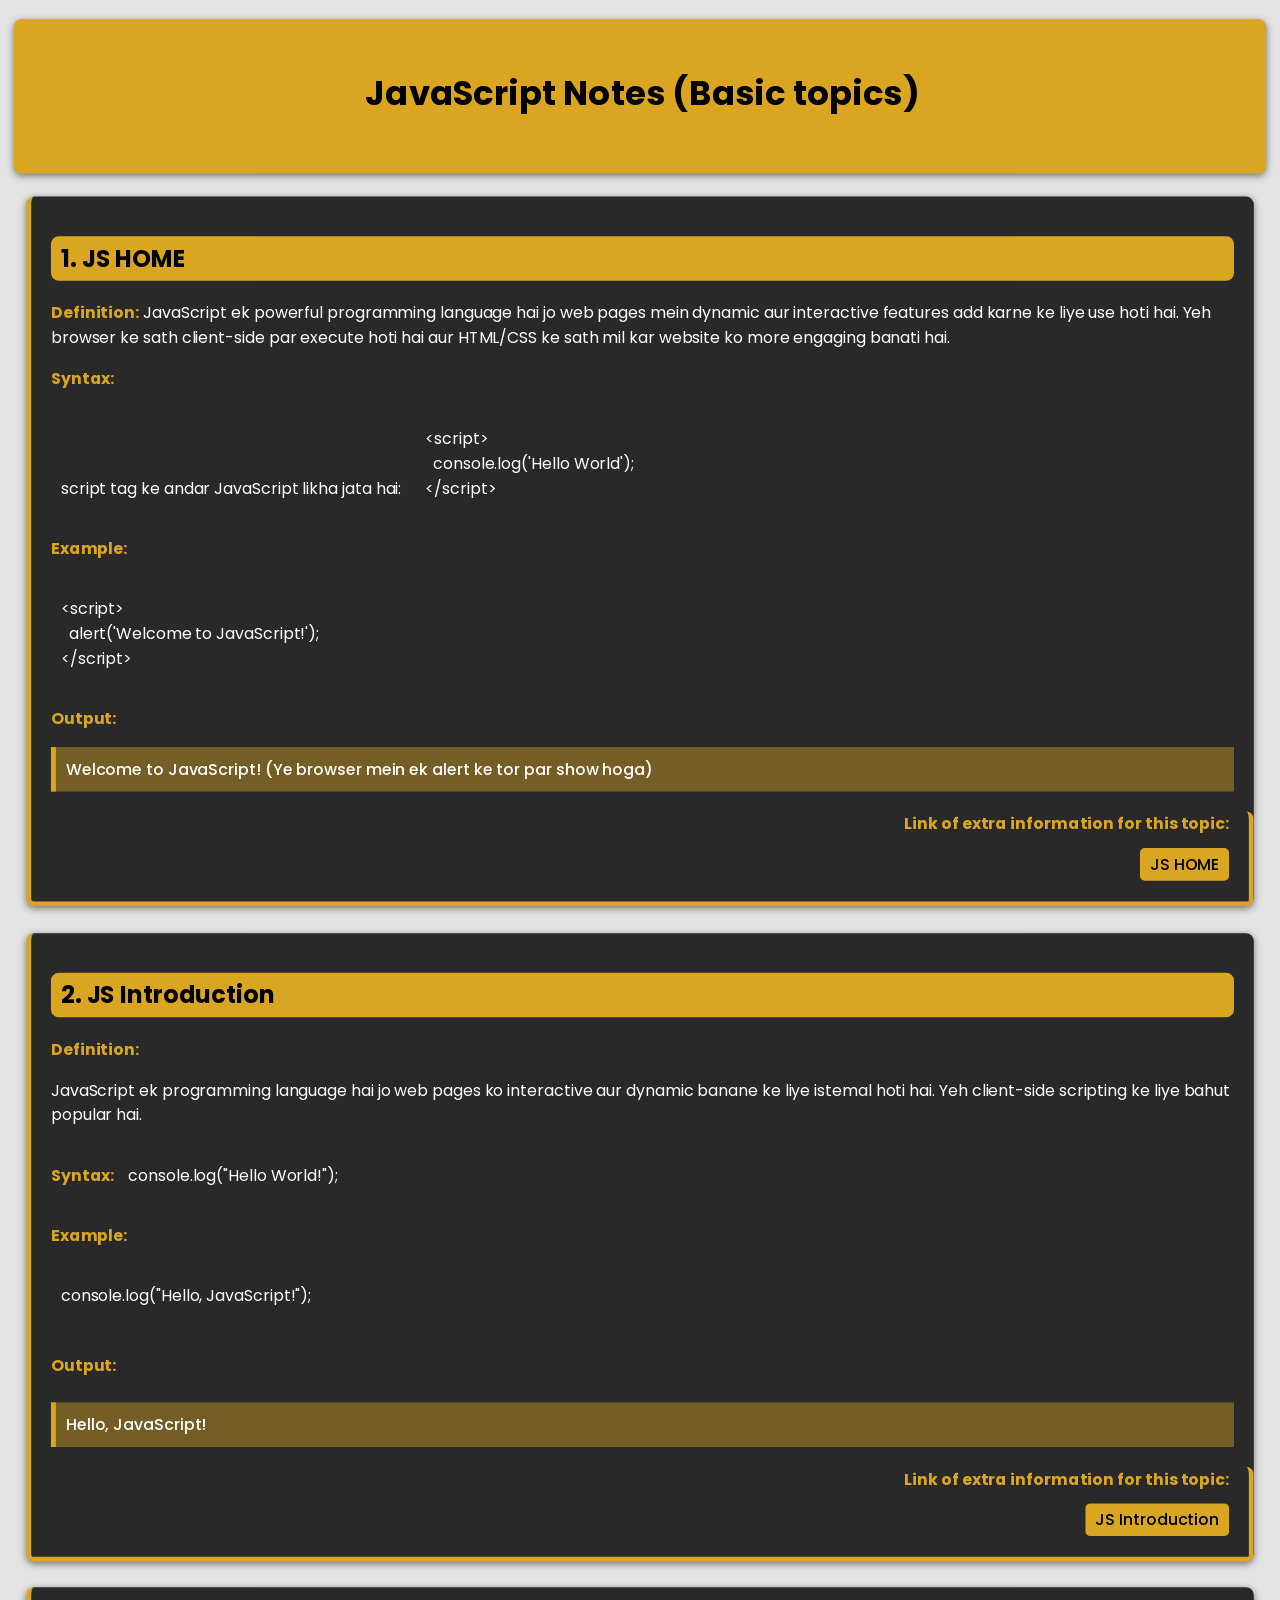
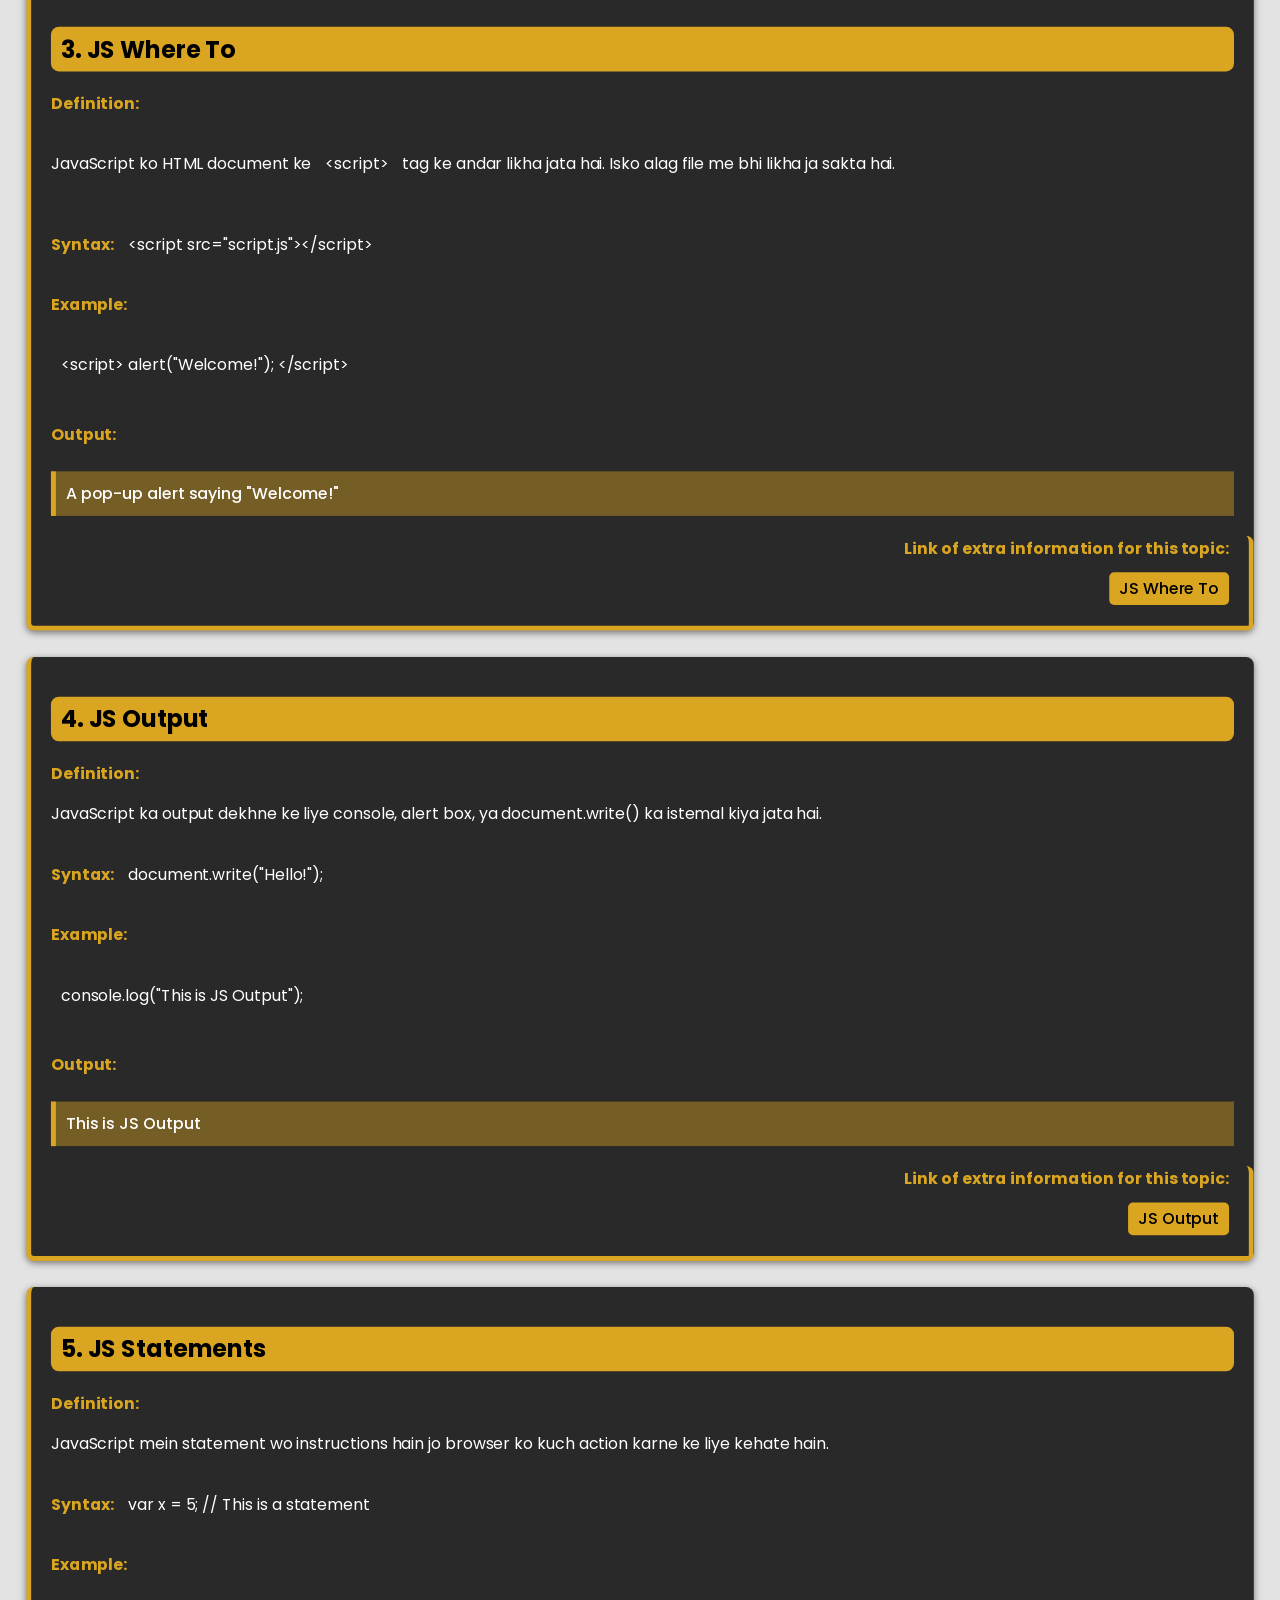
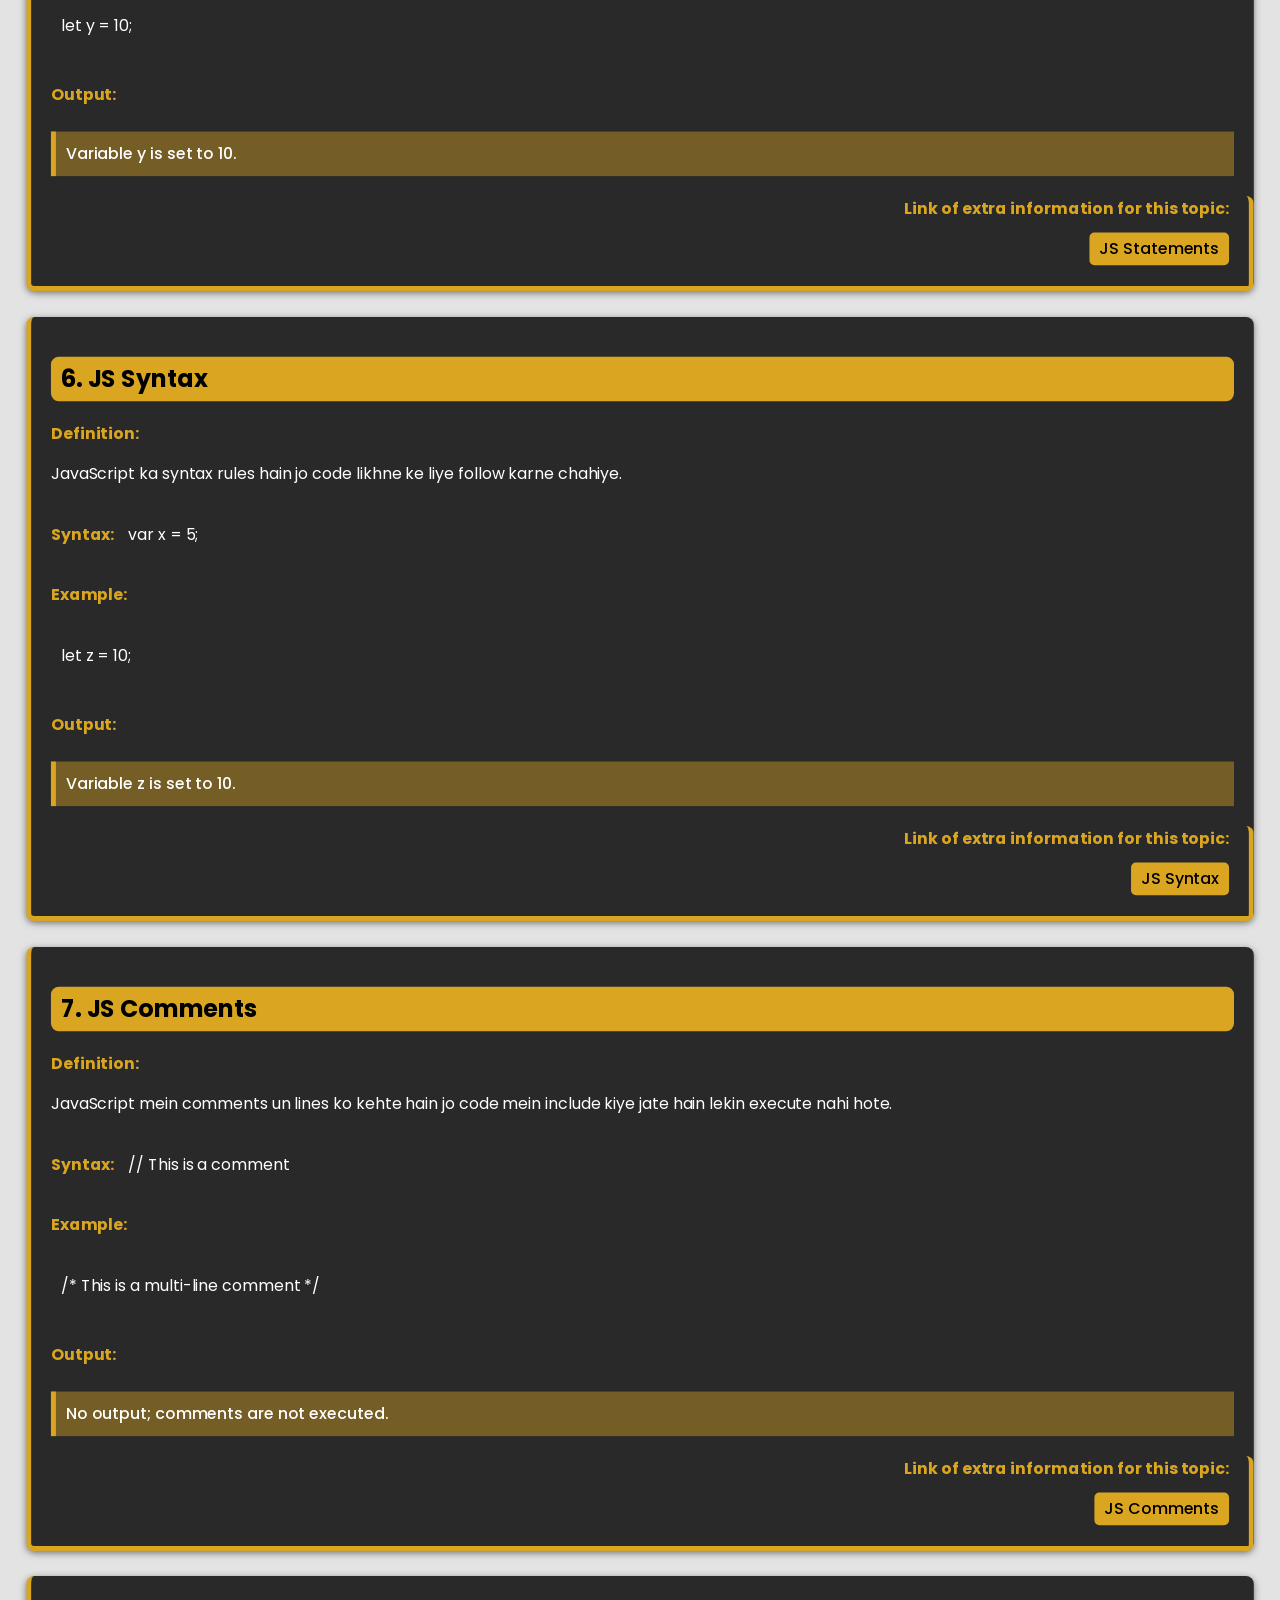
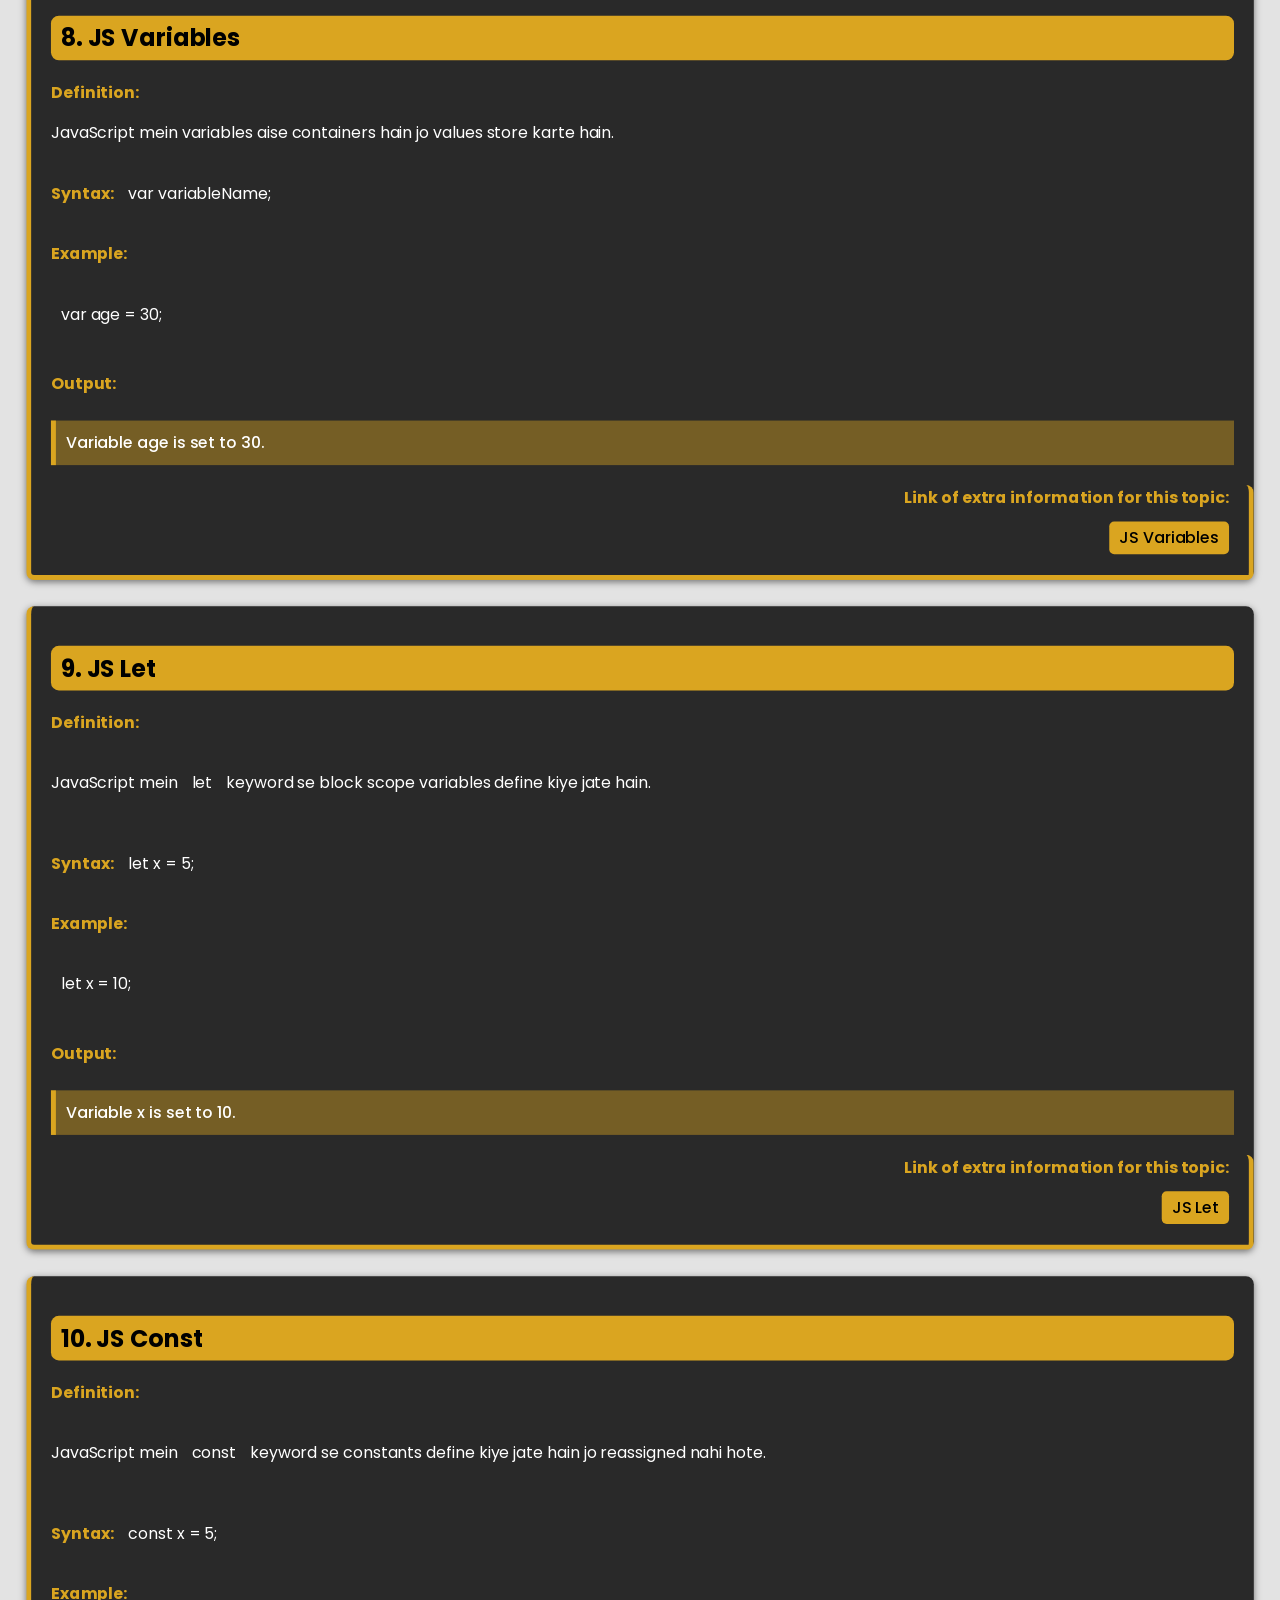
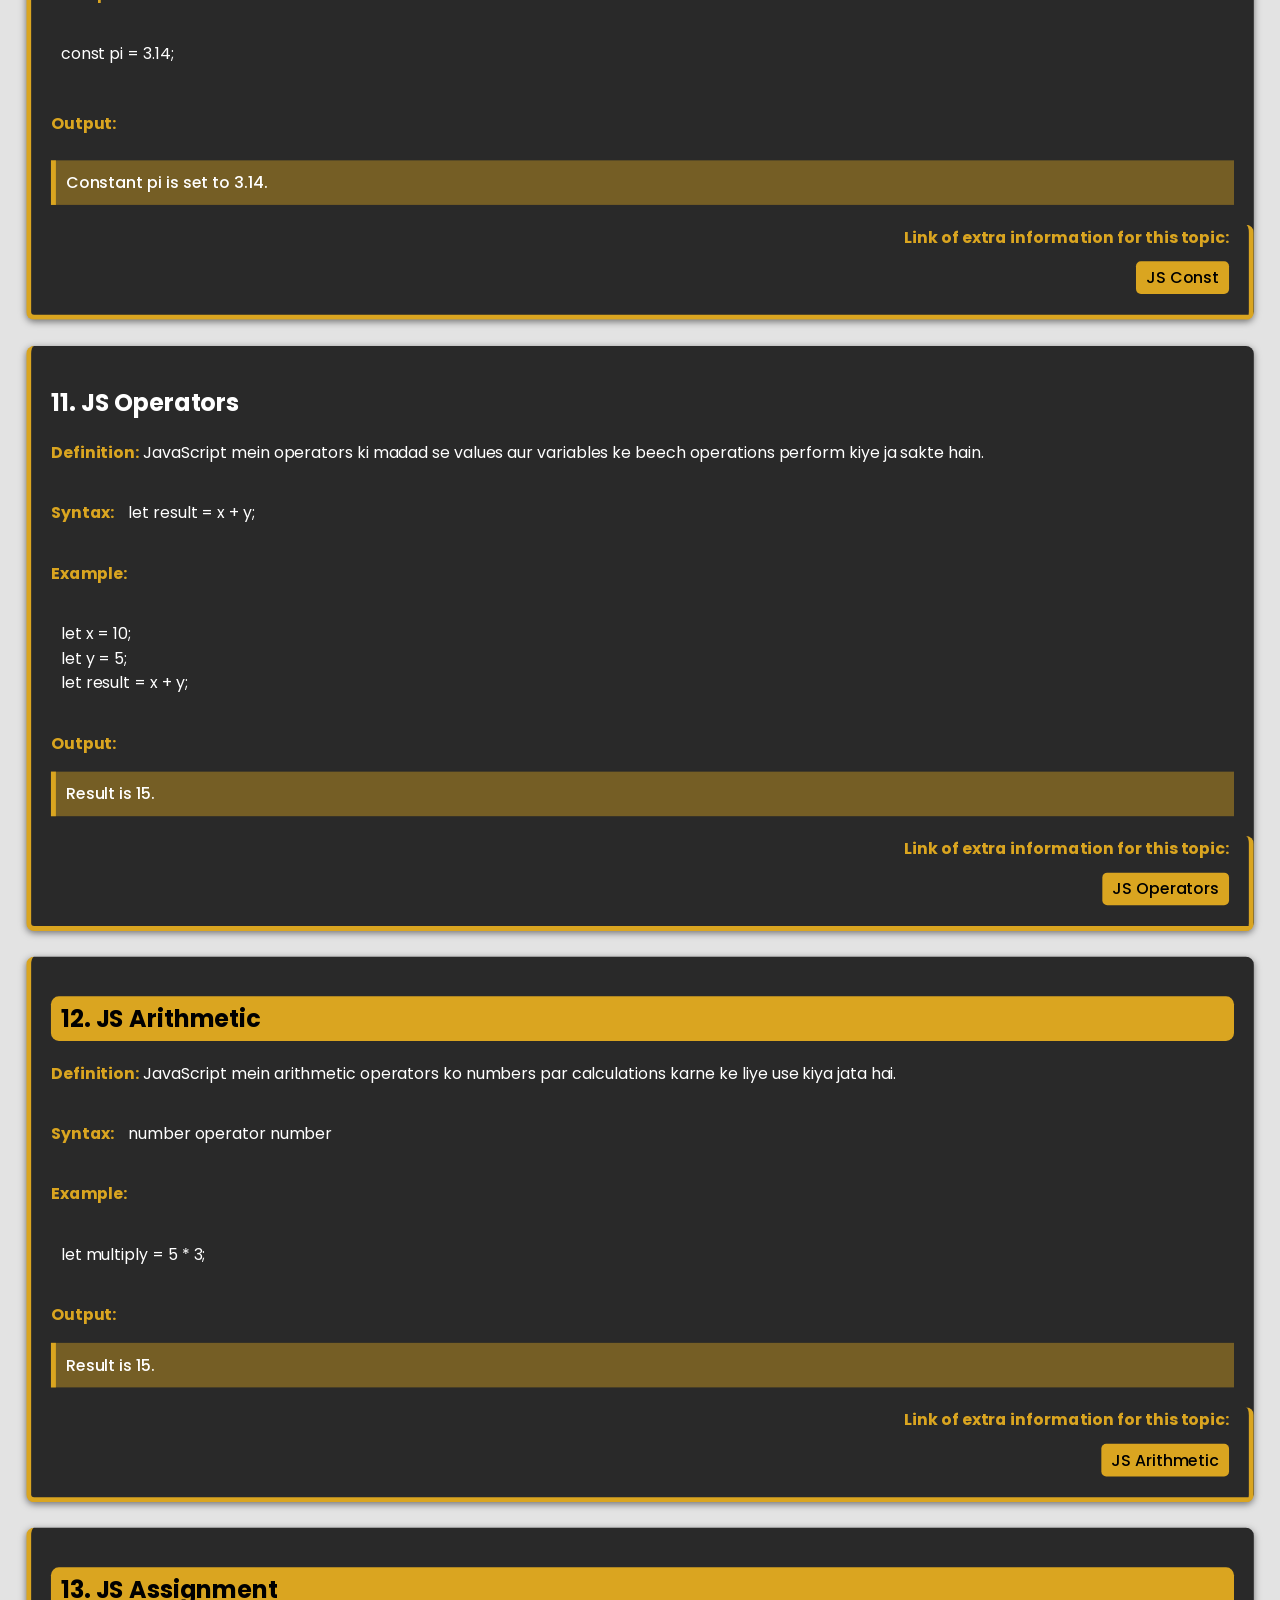
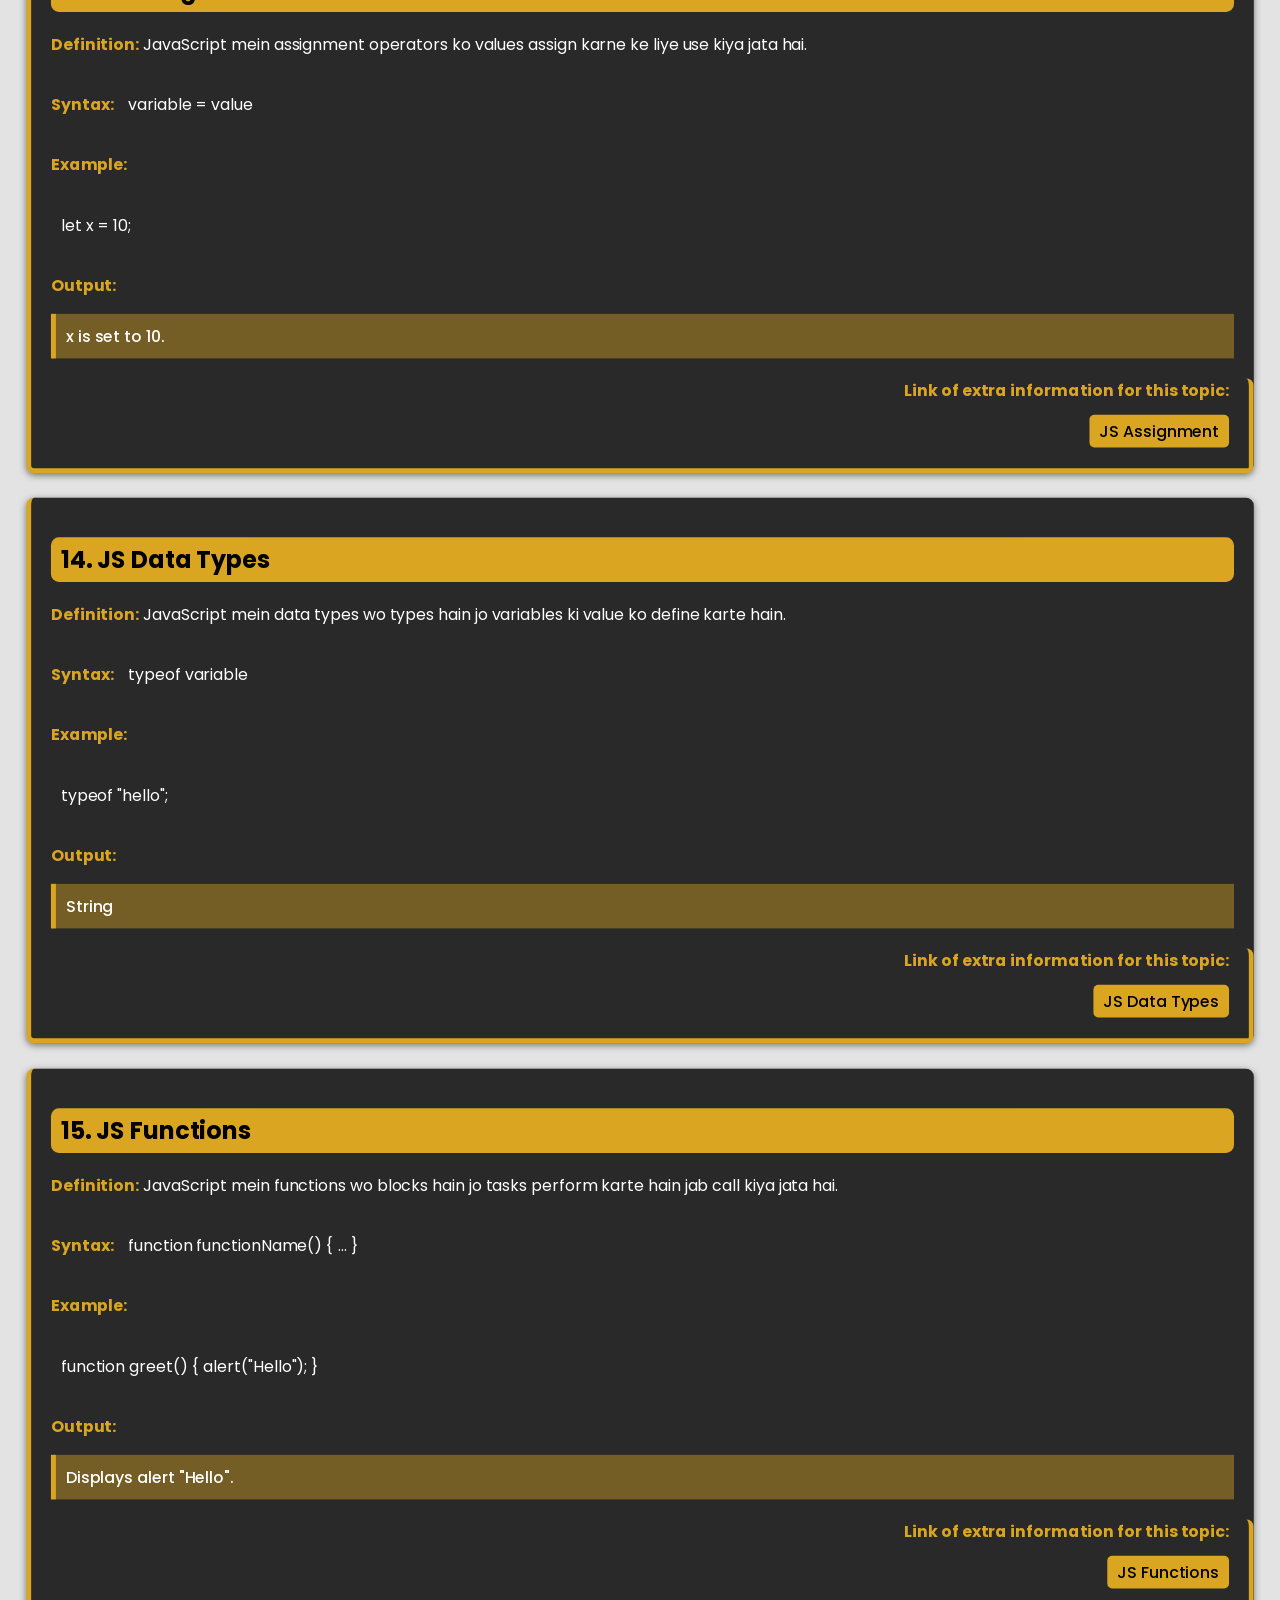
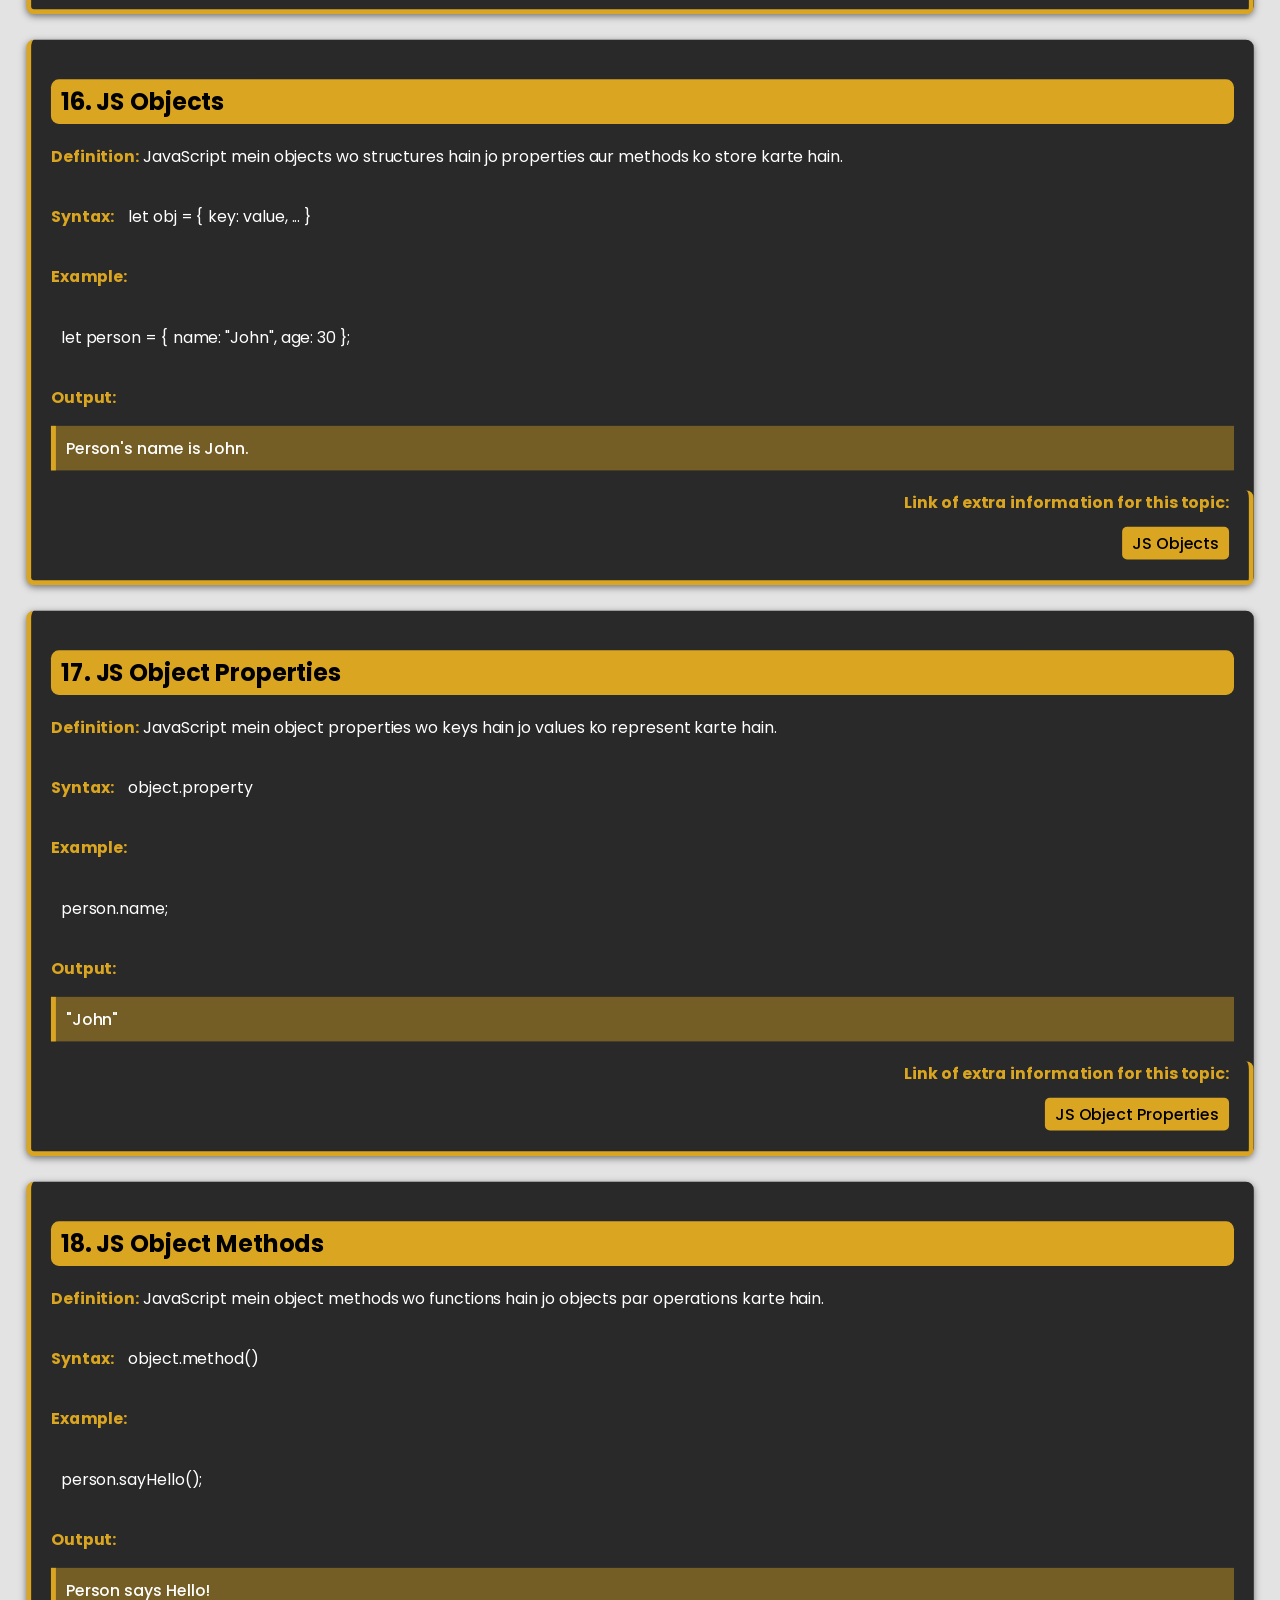
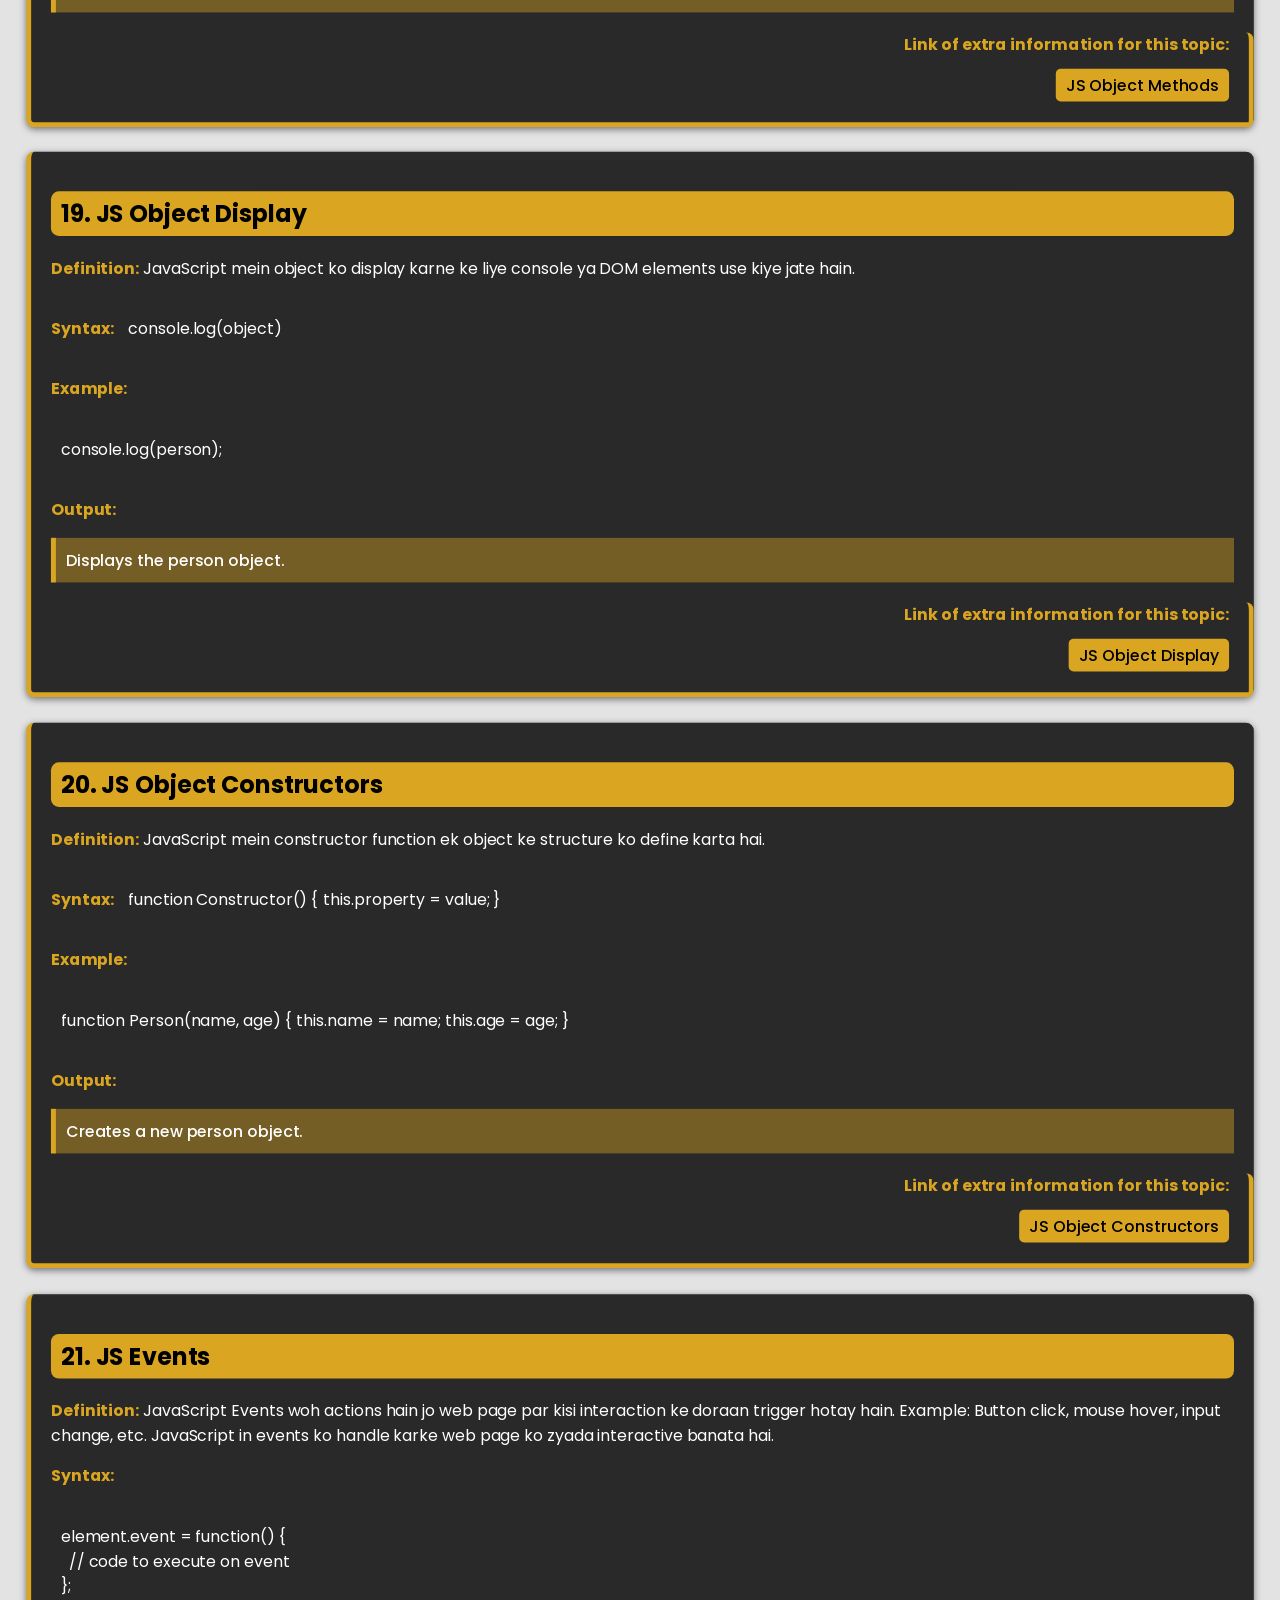
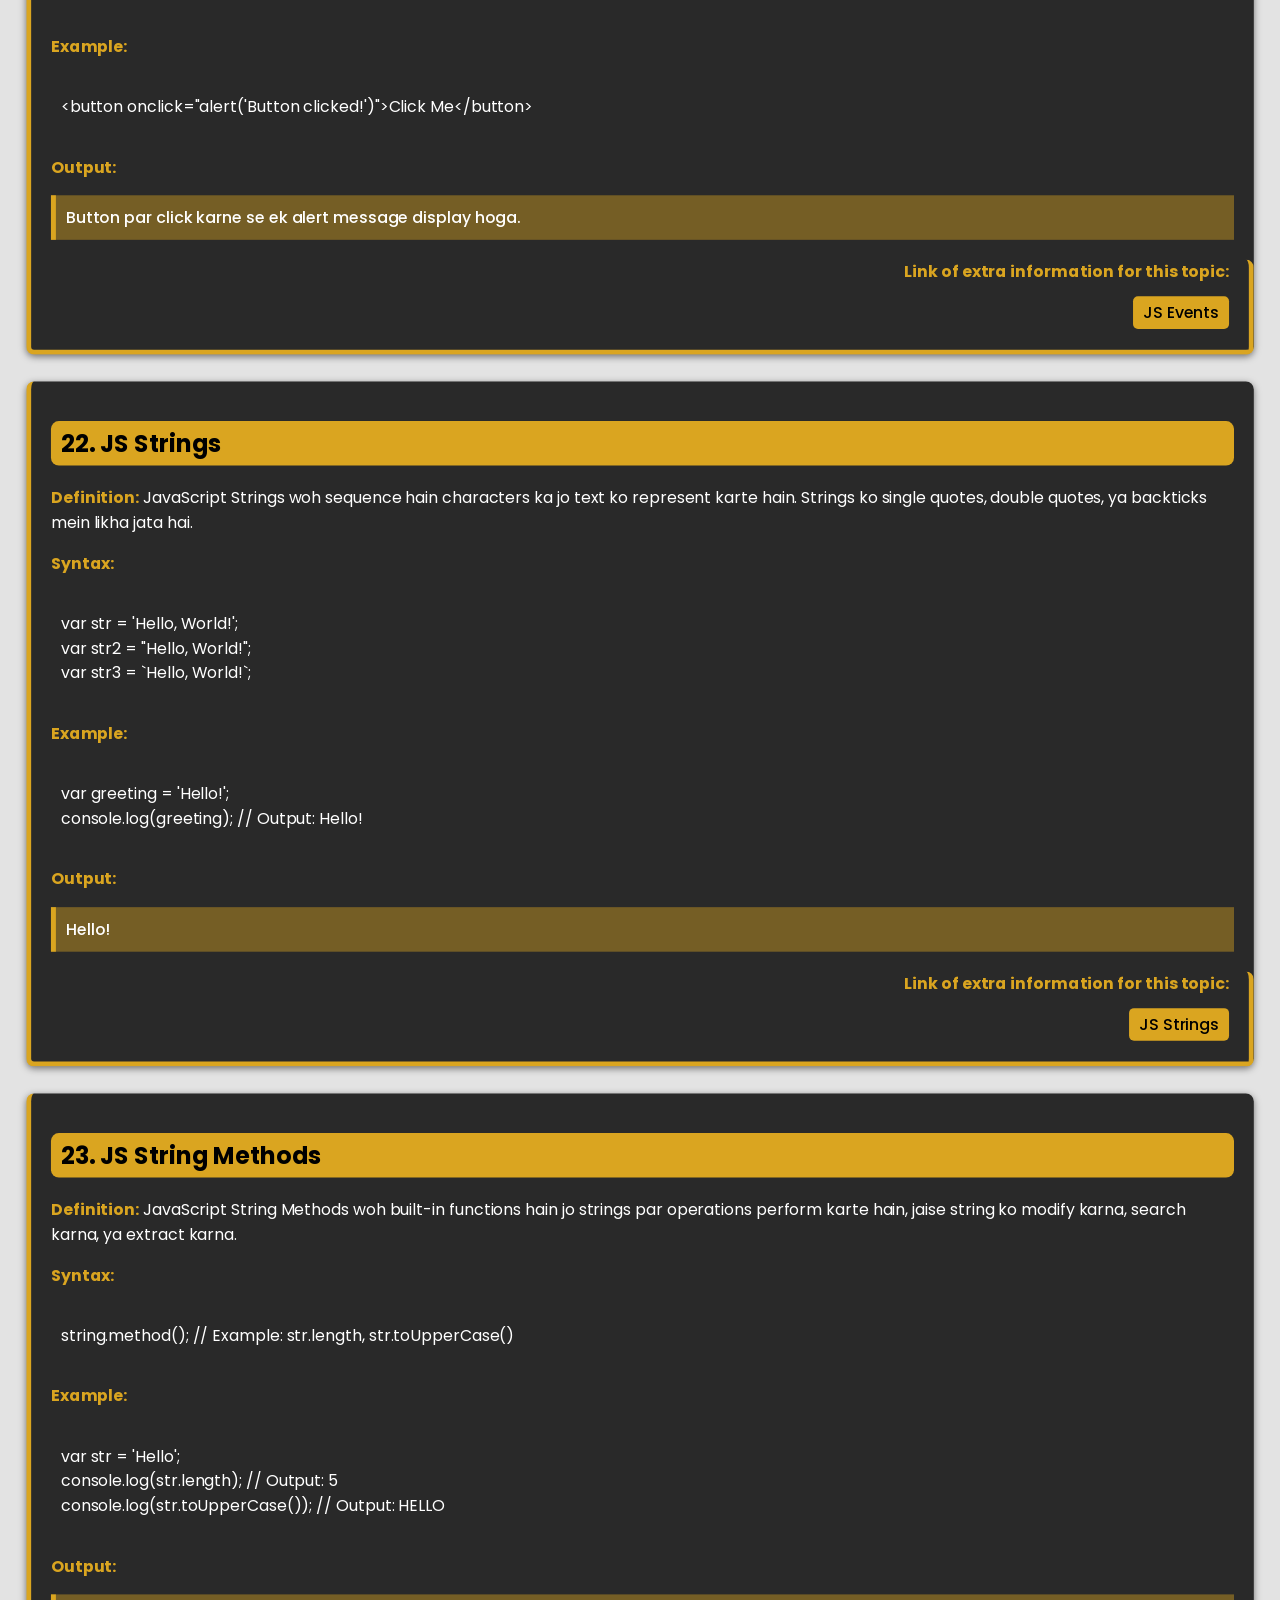
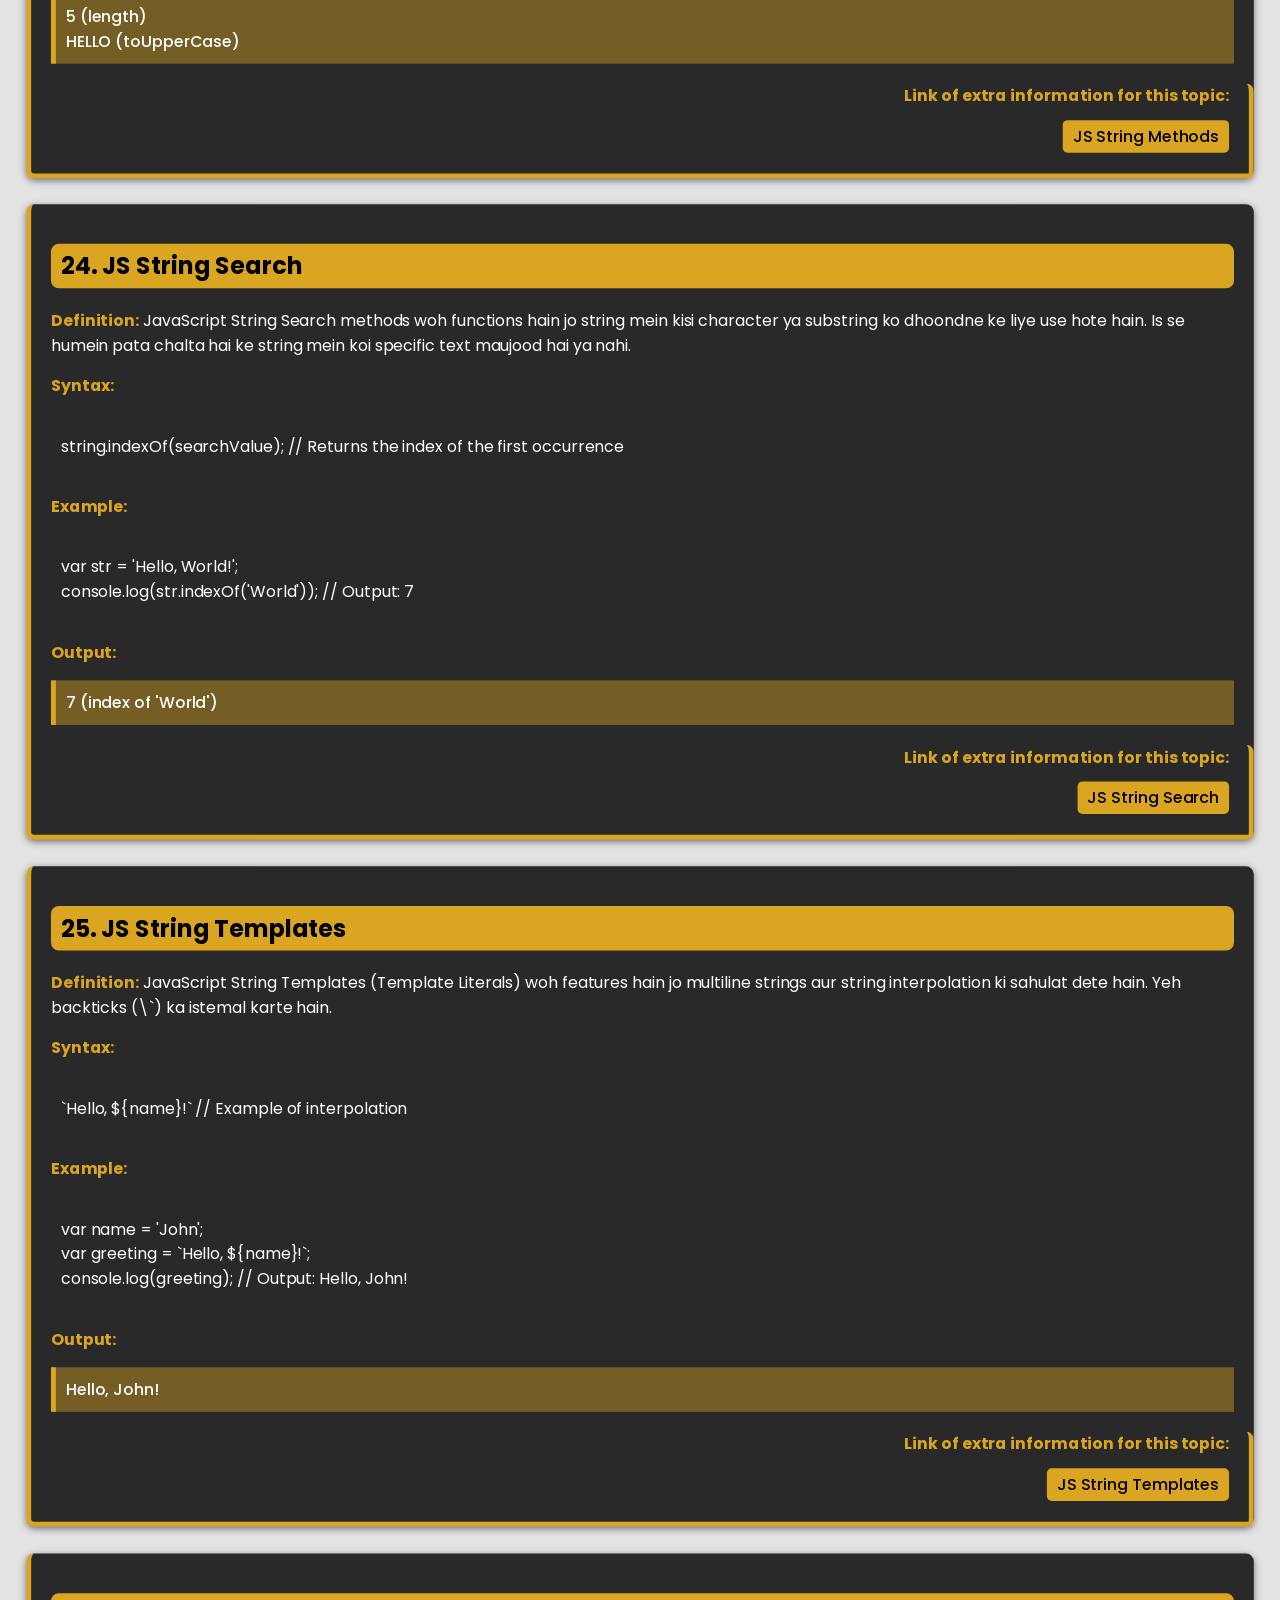
<file: JS Tutorial/index.html>
<!DOCTYPE html>
<html lang="en">
  <head>
    <meta charset="UTF-8" />
    <meta name="viewport" content="width=device-width, initial-scale=1.0" />
    <title>JavaScript Notes | AbdUL REHMAN</title>
    <link
    rel="stylesheet"
    href="https://cdnjs.cloudflare.com/ajax/libs/font-awesome/6.6.0/css/all.min.css"
    />
    <link rel="shortcut icon" href="img/js logo.png" type="image/x-icon" />
    <link rel="stylesheet" href="Js Tutorial.css" />
  </head>
  <body>
    <section id="title-section">
      <header>
        <h1 class="main-title">JavaScript Notes (Basic topics)</h1>
      </header>
    </section>
    <section>
      <h1>1. JS HOME</h1>
      <p>
        <strong>Definition:</strong> JavaScript ek powerful programming language
        hai jo web pages mein dynamic aur interactive features add karne ke liye
        use hoti hai. Yeh browser ke sath client-side par execute hoti hai aur
        HTML/CSS ke sath mil kar website ko more engaging banati hai.
      </p>

      <p><strong>Syntax:</strong></p>
      <code>script tag ke andar JavaScript likha jata hai:</code>
      <code>
        &lt;script&gt;<br />
        &nbsp;&nbsp;console.log('Hello World');<br />
        &lt;/script&gt;
      </code>

      <p><strong>Example:</strong></p>
      <code>
        &lt;script&gt;<br />
        &nbsp;&nbsp;alert('Welcome to JavaScript!');<br />
        &lt;/script&gt;
      </code>

      <p><strong>Output:</strong></p>
      <div class="output-box">
        Welcome to JavaScript! (Ye browser mein ek alert ke tor par show hoga)
      </div>

      <div class="extra-info">
        <p><strong>Link of extra information for this topic:</strong></p>
        <a href="https://www.w3schools.com/js/js_intro.asp" target="_blank"
          >JS HOME</a
        >
      </div>
    </section>

    <section>
      <h1>2. JS Introduction</h1>
      <strong>Definition:</strong>
      <p>
        JavaScript ek programming language hai jo web pages ko interactive aur
        dynamic banane ke liye istemal hoti hai. Yeh client-side scripting ke
        liye bahut popular hai.
      </p>
      <strong>Syntax:</strong>
      <code>console.log("Hello World!");</code>
      <p><strong>Example:</strong></p>
      <code>console.log("Hello, JavaScript!");</code> <br />
      <br />
      <strong>Output:</strong> <br />
      <br />
      <div class="output-box">Hello, JavaScript!</div>
      <div class="extra-info">
        <p><strong>Link of extra information for this topic:</strong></p>
        <a href="https://www.w3schools.com/js/js_intro.asp" target="_blank"
          >JS Introduction</a
        >
      </div>
    </section>

    <section>
      <h1>3. JS Where To</h1>
      <strong>Definition:</strong>
      <p>
        JavaScript ko HTML document ke <code>&lt;script&gt;</code> tag ke andar
        likha jata hai. Isko alag file me bhi likha ja sakta hai.
      </p>
      <strong>Syntax:</strong>
      <code>&lt;script src="script.js"&gt;&lt;/script&gt;</code>
      <p><strong>Example:</strong></p>
      <code>&lt;script&gt; alert("Welcome!"); &lt;/script&gt;</code> <br />
      <br />
      <strong>Output:</strong> <br />
      <br />
      <div class="output-box">A pop-up alert saying "Welcome!"</div>
      <div class="extra-info">
        <p><strong>Link of extra information for this topic:</strong></p>
        <a href="https://www.w3schools.com/js/js_where_to.asp" target="_blank"
          >JS Where To</a
        >
      </div>
    </section>

    <section>
      <h1>4. JS Output</h1>
      <strong>Definition:</strong>
      <p>
        JavaScript ka output dekhne ke liye console, alert box, ya
        document.write() ka istemal kiya jata hai.
      </p>
      <strong>Syntax:</strong>
      <code>document.write("Hello!");</code>
      <p><strong>Example:</strong></p>
      <code>console.log("This is JS Output");</code> <br />
      <br />
      <strong>Output:</strong> <br />
      <br />
      <div class="output-box">This is JS Output</div>
      <div class="extra-info">
        <p><strong>Link of extra information for this topic:</strong></p>
        <a href="https://www.w3schools.com/js/js_output.asp" target="_blank"
          >JS Output</a
        >
      </div>
    </section>

    <section>
      <h1>5. JS Statements</h1>
      <strong>Definition:</strong>
      <p>
        JavaScript mein statement wo instructions hain jo browser ko kuch action
        karne ke liye kehate hain.
      </p>
      <strong>Syntax:</strong>
      <code>var x = 5; // This is a statement</code>
      <p><strong>Example:</strong></p>
      <code>let y = 10;</code> <br />
      <br />
      <strong>Output:</strong> <br />
      <br />
      <div class="output-box">Variable y is set to 10.</div>
      <div class="extra-info">
        <p><strong>Link of extra information for this topic:</strong></p>
        <a href="https://www.w3schools.com/js/js_statements.asp" target="_blank"
          >JS Statements</a
        >
      </div>
    </section>

    <section>
      <h1>6. JS Syntax</h1>
      <strong>Definition:</strong>
      <p>
        JavaScript ka syntax rules hain jo code likhne ke liye follow karne
        chahiye.
      </p>
      <strong>Syntax:</strong>
      <code>var x = 5;</code>
      <p><strong>Example:</strong></p>
      <code>let z = 10;</code> <br />
      <br />
      <strong>Output:</strong> <br />
      <br />
      <div class="output-box">Variable z is set to 10.</div>
      <div class="extra-info">
        <p><strong>Link of extra information for this topic:</strong></p>
        <a href="https://www.w3schools.com/js/js_syntax.asp" target="_blank"
          >JS Syntax</a
        >
      </div>
    </section>

    <section>
      <h1>7. JS Comments</h1>
      <strong>Definition:</strong>
      <p>
        JavaScript mein comments un lines ko kehte hain jo code mein include
        kiye jate hain lekin execute nahi hote.
      </p>
      <strong>Syntax:</strong>
      <code>// This is a comment</code>
      <p><strong>Example:</strong></p>
      <code>/* This is a multi-line comment */</code> <br />
      <br />
      <strong>Output:</strong> <br />
      <br />
      <div class="output-box">No output; comments are not executed.</div>
      <div class="extra-info">
        <p><strong>Link of extra information for this topic:</strong></p>
        <a href="https://www.w3schools.com/js/js_comments.asp" target="_blank"
          >JS Comments</a
        >
      </div>
    </section>

    <section>
      <h1>8. JS Variables</h1>
      <strong>Definition:</strong>
      <p>
        JavaScript mein variables aise containers hain jo values store karte
        hain.
      </p>
      <strong>Syntax:</strong>
      <code>var variableName;</code>
      <p><strong>Example:</strong></p>
      <code>var age = 30;</code> <br />
      <br />
      <strong>Output:</strong> <br />
      <br />
      <div class="output-box">Variable age is set to 30.</div>
      <div class="extra-info">
        <p><strong>Link of extra information for this topic:</strong></p>
        <a href="https://www.w3schools.com/js/js_variables.asp" target="_blank"
          >JS Variables</a
        >
      </div>
    </section>

    <section>
      <h1>9. JS Let</h1>
      <strong>Definition:</strong>
      <p>
        JavaScript mein <code>let</code> keyword se block scope variables define
        kiye jate hain.
      </p>
      <strong>Syntax:</strong>
      <code>let x = 5;</code>
      <p><strong>Example:</strong></p>
      <code>let x = 10;</code> <br />
      <br />
      <strong>Output:</strong> <br />
      <br />
      <div class="output-box">Variable x is set to 10.</div>
      <div class="extra-info">
        <p><strong>Link of extra information for this topic:</strong></p>
        <a href="https://www.w3schools.com/js/js_let.asp" target="_blank"
          >JS Let</a
        >
      </div>
    </section>

    <section>
      <h1>10. JS Const</h1>
      <strong>Definition:</strong>
      <p>
        JavaScript mein <code>const</code> keyword se constants define kiye jate
        hain jo reassigned nahi hote.
      </p>
      <strong>Syntax:</strong>
      <code>const x = 5;</code>
      <p><strong>Example:</strong></p>
      <code>const pi = 3.14;</code> <br />
      <br />
      <strong>Output:</strong> <br />
      <br />
      <div class="output-box">Constant pi is set to 3.14.</div>
      <div class="extra-info">
        <p><strong>Link of extra information for this topic:</strong></p>
        <a href="https://www.w3schools.com/js/js_const.asp" target="_blank"
          >JS Const</a
        >
      </div>
    </section>

    <section>
      <h2>11. JS Operators</h2>

      <p>
        <strong>Definition:</strong> JavaScript mein operators ki madad se
        values aur variables ke beech operations perform kiye ja sakte hain.
      </p>

      <p><strong>Syntax:</strong> <code>let result = x + y;</code></p>

      <p><strong>Example:</strong></p>
      <code>
        let x = 10;<br />
        let y = 5;<br />
        let result = x + y;
      </code>

      <p><strong>Output:</strong></p>
      <div class="output-box">Result is 15.</div>

      <div class="extra-info">
        <p><strong>Link of extra information for this topic:</strong></p>
        <a href="https://www.w3schools.com/js/js_operators.asp" target="_blank"
          >JS Operators</a
        >
      </div>
    </section>

    <section>
      <h1>12. JS Arithmetic</h1>
      <p>
        <strong>Definition:</strong> JavaScript mein arithmetic operators ko
        numbers par calculations karne ke liye use kiya jata hai.
      </p>
      <p><strong>Syntax:</strong> <code>number operator number</code></p>
      <p><strong>Example:</strong></p>
      <code>let multiply = 5 * 3;</code>
      <p><strong>Output:</strong></p>
      <div class="output-box">Result is 15.</div>
      <div class="extra-info">
        <p><strong>Link of extra information for this topic:</strong></p>
        <a href="https://www.w3schools.com/js/js_arithmetic.asp" target="_blank"
          >JS Arithmetic</a
        >
      </div>
    </section>

    <section>
      <h1>13. JS Assignment</h1>
      <p>
        <strong>Definition:</strong> JavaScript mein assignment operators ko
        values assign karne ke liye use kiya jata hai.
      </p>
      <p><strong>Syntax:</strong> <code>variable = value</code></p>
      <p><strong>Example:</strong></p>
      <code>let x = 10;</code>
      <p><strong>Output:</strong></p>
      <div class="output-box">x is set to 10.</div>
      <div class="extra-info">
        <p><strong>Link of extra information for this topic:</strong></p>
        <a href="https://www.w3schools.com/js/js_assignment.asp" target="_blank"
          >JS Assignment</a
        >
      </div>
    </section>

    <section>
      <h1>14. JS Data Types</h1>
      <p>
        <strong>Definition:</strong> JavaScript mein data types wo types hain jo
        variables ki value ko define karte hain.
      </p>
      <p><strong>Syntax:</strong> <code>typeof variable</code></p>
      <p><strong>Example:</strong></p>
      <code>typeof "hello";</code>
      <p><strong>Output:</strong></p>
      <div class="output-box">String</div>
      <div class="extra-info">
        <p><strong>Link of extra information for this topic:</strong></p>
        <a href="https://www.w3schools.com/js/js_datatypes.asp" target="_blank"
          >JS Data Types</a
        >
      </div>
    </section>

    <section>
      <h1>15. JS Functions</h1>
      <p>
        <strong>Definition:</strong> JavaScript mein functions wo blocks hain jo
        tasks perform karte hain jab call kiya jata hai.
      </p>
      <p>
        <strong>Syntax:</strong> <code>function functionName() { ... }</code>
      </p>
      <p><strong>Example:</strong></p>
      <code>function greet() { alert("Hello"); }</code>
      <p><strong>Output:</strong></p>
      <div class="output-box">Displays alert "Hello".</div>
      <div class="extra-info">
        <p><strong>Link of extra information for this topic:</strong></p>
        <a href="https://www.w3schools.com/js/js_functions.asp" target="_blank"
          >JS Functions</a
        >
      </div>
    </section>

    <section>
      <h1>16. JS Objects</h1>
      <p>
        <strong>Definition:</strong> JavaScript mein objects wo structures hain
        jo properties aur methods ko store karte hain.
      </p>
      <p><strong>Syntax:</strong> <code>let obj = { key: value, ... }</code></p>
      <p><strong>Example:</strong></p>
      <code>let person = { name: "John", age: 30 };</code>
      <p><strong>Output:</strong></p>
      <div class="output-box">Person's name is John.</div>
      <div class="extra-info">
        <p><strong>Link of extra information for this topic:</strong></p>
        <a href="https://www.w3schools.com/js/js_objects.asp" target="_blank"
          >JS Objects</a
        >
      </div>
    </section>

    <section>
      <h1>17. JS Object Properties</h1>
      <p>
        <strong>Definition:</strong> JavaScript mein object properties wo keys
        hain jo values ko represent karte hain.
      </p>
      <p><strong>Syntax:</strong> <code>object.property</code></p>
      <p><strong>Example:</strong></p>
      <code>person.name;</code>
      <p><strong>Output:</strong></p>
      <div class="output-box">"John"</div>
      <div class="extra-info">
        <p><strong>Link of extra information for this topic:</strong></p>
        <a
          href="https://www.w3schools.com/js/js_object_properties.asp"
          target="_blank"
          >JS Object Properties</a
        >
      </div>
    </section>

    <section>
      <h1>18. JS Object Methods</h1>
      <p>
        <strong>Definition:</strong> JavaScript mein object methods wo functions
        hain jo objects par operations karte hain.
      </p>
      <p><strong>Syntax:</strong> <code>object.method()</code></p>
      <p><strong>Example:</strong></p>
      <code>person.sayHello();</code>
      <p><strong>Output:</strong></p>
      <div class="output-box">Person says Hello!</div>
      <div class="extra-info">
        <p><strong>Link of extra information for this topic:</strong></p>
        <a
          href="https://www.w3schools.com/js/js_object_methods.asp"
          target="_blank"
          >JS Object Methods</a
        >
      </div>
    </section>

    <section>
      <h1>19. JS Object Display</h1>
      <p>
        <strong>Definition:</strong> JavaScript mein object ko display karne ke
        liye console ya DOM elements use kiye jate hain.
      </p>
      <p><strong>Syntax:</strong> <code>console.log(object)</code></p>
      <p><strong>Example:</strong></p>
      <code>console.log(person);</code>
      <p><strong>Output:</strong></p>
      <div class="output-box">Displays the person object.</div>
      <div class="extra-info">
        <p><strong>Link of extra information for this topic:</strong></p>
        <a
          href="https://www.w3schools.com/js/js_object_display.asp"
          target="_blank"
          >JS Object Display</a
        >
      </div>
    </section>

    <section>
      <h1>20. JS Object Constructors</h1>
      <p>
        <strong>Definition:</strong> JavaScript mein constructor function ek
        object ke structure ko define karta hai.
      </p>
      <p>
        <strong>Syntax:</strong>
        <code>function Constructor() { this.property = value; }</code>
      </p>
      <p><strong>Example:</strong></p>
      <code
        >function Person(name, age) { this.name = name; this.age = age; }</code
      >
      <p><strong>Output:</strong></p>
      <div class="output-box">Creates a new person object.</div>
      <div class="extra-info">
        <p><strong>Link of extra information for this topic:</strong></p>
        <a
          href="https://www.w3schools.com/js/js_object_constructors.asp"
          target="_blank"
          >JS Object Constructors</a
        >
      </div>
    </section>

    <section>
      <h1>21. JS Events</h1>
      <p>
        <strong>Definition:</strong> JavaScript Events woh actions hain jo web
        page par kisi interaction ke doraan trigger hotay hain. Example: Button
        click, mouse hover, input change, etc. JavaScript in events ko handle
        karke web page ko zyada interactive banata hai.
      </p>

      <p><strong>Syntax:</strong></p>
      <code>
        element.event = function() {<br />
        &nbsp;&nbsp;// code to execute on event<br />
        };
      </code>

      <p><strong>Example:</strong></p>
      <code>
        &lt;button onclick="alert('Button clicked!')"&gt;Click Me&lt;/button&gt;
      </code>

      <p><strong>Output:</strong></p>
      <div class="output-box">
        Button par click karne se ek alert message display hoga.
      </div>

      <div class="extra-info">
        <p><strong>Link of extra information for this topic:</strong></p>
        <a href="https://www.w3schools.com/js/js_events.asp" target="_blank"
          >JS Events</a
        >
      </div>
    </section>

    <section>
      <h1>22. JS Strings</h1>
      <p>
        <strong>Definition:</strong> JavaScript Strings woh sequence hain
        characters ka jo text ko represent karte hain. Strings ko single quotes,
        double quotes, ya backticks mein likha jata hai.
      </p>

      <p><strong>Syntax:</strong></p>
      <code>
        var str = 'Hello, World!';<br />
        var str2 = "Hello, World!";<br />
        var str3 = `Hello, World!`;
      </code>

      <p><strong>Example:</strong></p>
      <code>
        var greeting = 'Hello!';<br />
        console.log(greeting); // Output: Hello!
      </code>

      <p><strong>Output:</strong></p>
      <div class="output-box">Hello!</div>

      <div class="extra-info">
        <p><strong>Link of extra information for this topic:</strong></p>
        <a href="https://www.w3schools.com/js/js_strings.asp" target="_blank"
          >JS Strings</a
        >
      </div>
    </section>

    <section>
      <h1>23. JS String Methods</h1>
      <p>
        <strong>Definition:</strong> JavaScript String Methods woh built-in
        functions hain jo strings par operations perform karte hain, jaise
        string ko modify karna, search karna, ya extract karna.
      </p>

      <p><strong>Syntax:</strong></p>
      <code> string.method(); // Example: str.length, str.toUpperCase() </code>

      <p><strong>Example:</strong></p>
      <code>
        var str = 'Hello';<br />
        console.log(str.length); // Output: 5<br />
        console.log(str.toUpperCase()); // Output: HELLO
      </code>

      <p><strong>Output:</strong></p>
      <div class="output-box">
        5 (length) <br />
        HELLO (toUpperCase)
      </div>

      <div class="extra-info">
        <p><strong>Link of extra information for this topic:</strong></p>
        <a
          href="https://www.w3schools.com/js/js_string_methods.asp"
          target="_blank"
          >JS String Methods</a
        >
      </div>
    </section>

    <section>
      <h1>24. JS String Search</h1>
      <p>
        <strong>Definition:</strong> JavaScript String Search methods woh
        functions hain jo string mein kisi character ya substring ko dhoondne ke
        liye use hote hain. Is se humein pata chalta hai ke string mein koi
        specific text maujood hai ya nahi.
      </p>

      <p><strong>Syntax:</strong></p>
      <code>
        string.indexOf(searchValue); // Returns the index of the first
        occurrence
      </code>

      <p><strong>Example:</strong></p>
      <code>
        var str = 'Hello, World!';<br />
        console.log(str.indexOf('World')); // Output: 7
      </code>

      <p><strong>Output:</strong></p>
      <div class="output-box">7 (index of 'World')</div>

      <div class="extra-info">
        <p><strong>Link of extra information for this topic:</strong></p>
        <a
          href="https://www.w3schools.com/js/js_string_search.asp"
          target="_blank"
          >JS String Search</a
        >
      </div>
    </section>

    <section>
      <h1>25. JS String Templates</h1>
      <p>
        <strong>Definition:</strong> JavaScript String Templates (Template
        Literals) woh features hain jo multiline strings aur string
        interpolation ki sahulat dete hain. Yeh backticks (\`) ka istemal karte
        hain.
      </p>

      <p><strong>Syntax:</strong></p>
      <code> `Hello, ${name}!` // Example of interpolation </code>

      <p><strong>Example:</strong></p>
      <code>
        var name = 'John';<br />
        var greeting = `Hello, ${name}!`; <br />
        console.log(greeting); // Output: Hello, John!
      </code>

      <p><strong>Output:</strong></p>
      <div class="output-box">Hello, John!</div>

      <div class="extra-info">
        <p><strong>Link of extra information for this topic:</strong></p>
        <a
          href="https://www.w3schools.com/js/js_string_templates.asp"
          target="_blank"
          >JS String Templates</a
        >
      </div>
    </section>

    <section>
      <h1>26. JS Numbers</h1>
      <p>
        <strong>Definition:</strong> JavaScript Numbers data type woh numeric
        values hain jo integer ya floating-point numbers ko represent karte
        hain. JavaScript mein numbers ko kisi bhi tarah se use kiya ja sakta
        hai, including mathematical operations.
      </p>

      <p><strong>Syntax:</strong></p>
      <code>
        var num = 123; // Integer<br />
        var decimalNum = 12.34; // Floating-point
      </code>

      <p><strong>Example:</strong></p>
      <code>
        var a = 10;<br />
        var b = 5;<br />
        var sum = a + b;<br />
        console.log(sum); // Output: 15
      </code>

      <p><strong>Output:</strong></p>
      <div class="output-box">15 (sum)</div>

      <div class="extra-info">
        <p><strong>Link of extra information for this topic:</strong></p>
        <a href="https://www.w3schools.com/js/js_numbers.asp" target="_blank"
          >JS Numbers</a
        >
      </div>
    </section>

    <section>
      <h1>27. JS BigInt</h1>
      <p>
        <strong>Definition:</strong> JavaScript BigInt data type woh numeric
        values hain jo bohat hi badi integers ko represent karne ke liye use
        hoti hain, jo normal numbers se zyada badi hoti hain. Yeh precision ko
        maintain karne ke liye zaroori hoti hain jab numbers itne bade hon ke
        woh Number type mein nahi aate.
      </p>

      <p><strong>Syntax:</strong></p>
      <code>
        var bigIntValue = 1234567890123456789012345678901234567890n; //
        Appending 'n' at the end
      </code>

      <p><strong>Example:</strong></p>
      <code>
        var bigInt1 = 1234567890123456789012345678901234567890n;<br />
        var bigInt2 = 9876543210987654321098765432109876543210n;<br />
        var sum = bigInt1 + bigInt2;<br />
        console.log(sum); // Output: 11111111101111111110111111111011111111000n
      </code>

      <p><strong>Output:</strong></p>
      <div class="output-box">
        11111111101111111110111111111011111111000n (sum)
      </div>

      <div class="extra-info">
        <p><strong>Link of extra information for this topic:</strong></p>
        <a href="https://www.w3schools.com/js/js_bigint.asp" target="_blank"
          >JS BigInt</a
        >
      </div>
    </section>

    <section>
      <h1>28. JS Number Methods</h1>
      <p>
        <strong>Definition:</strong> JavaScript Number Methods woh built-in
        functions hain jo numbers ke sath operations perform karte hain. In
        methods ka istemal karke aap numbers ko manipulate aur convert kar sakte
        hain.
      </p>

      <p><strong>Syntax:</strong></p>
      <code> Number.methodName(parameters); </code>

      <p><strong>Example:</strong></p>
      <code>
        var num = 5.56789;<br />
        var rounded = Math.round(num);<br />
        console.log(rounded); // Output: 6
      </code>

      <p><strong>Output:</strong></p>
      <div class="output-box">6 (rounded)</div>

      <div class="extra-info">
        <p><strong>Link of extra information for this topic:</strong></p>
        <a
          href="https://www.w3schools.com/js/js_number_methods.asp"
          target="_blank"
          >JS Number Methods</a
        >
      </div>
    </section>

    <section>
      <h1>29. JS Number Properties</h1>
      <p>
        <strong>Definition:</strong> JavaScript Number Properties woh predefined
        constants hain jo JavaScript numbers ke sath associated hoti hain. Yeh
        properties numbers ki range aur behavior ko define karti hain.
      </p>

      <p><strong>Syntax:</strong></p>
      <code> Number.propertyName; </code>

      <p><strong>Example:</strong></p>
      <code>
        console.log(Number.MAX_VALUE); // Output: Maximum possible number in
        JavaScript<br />
        console.log(Number.MIN_VALUE); // Output: Minimum possible number in
        JavaScript
      </code>

      <p><strong>Output:</strong></p>
      <div class="output-box">
        Maximum Value: [Value] <br />
        Minimum Value: [Value]
      </div>

      <div class="extra-info">
        <p><strong>Link of extra information for this topic:</strong></p>
        <a
          href="https://www.w3schools.com/js/js_number_properties.asp"
          target="_blank"
          >JS Number Properties</a
        >
      </div>
    </section>

    <section>
      <h1>30. JS Arrays</h1>
      <p>
        <strong>Definition:</strong> JavaScript Arrays woh ordered lists hain
        jisme aap multiple values ko store kar sakte hain. Arrays ko aap kisi
        bhi data type ki values ko rakhne ke liye use kar sakte hain.
      </p>

      <p><strong>Syntax:</strong></p>
      <code> var arrayName = [value1, value2, value3, ...]; </code>

      <p><strong>Example:</strong></p>
      <code>
        var fruits = ['Apple', 'Banana', 'Orange'];<br />
        console.log(fruits[0]); // Output: Apple
      </code>

      <p><strong>Output:</strong></p>
      <div class="output-box">Apple</div>

      <div class="extra-info">
        <p><strong>Link of extra information for this topic:</strong></p>
        <a href="https://www.w3schools.com/js/js_arrays.asp" target="_blank"
          >JS Arrays</a
        >
      </div>
    </section>

    <section>
      <h1>31. JS Array Methods</h1>
      <p>
        <strong>Definition:</strong> JavaScript Array Methods woh built-in
        functions hain jo arrays ke sath operations perform karte hain. In
        methods ka istemal karke aap arrays ko manipulate kar sakte hain, jaise
        elements ko add, remove, aur search karna.
      </p>

      <p><strong>Syntax:</strong></p>
      <code> arrayName.methodName(parameters); </code>

      <p><strong>Example:</strong></p>
      <code>
        var numbers = [1, 2, 3];<br />
        numbers.push(4);<br />
        console.log(numbers); // Output: [1, 2, 3, 4]
      </code>

      <p><strong>Output:</strong></p>
      <div class="output-box">[1, 2, 3, 4]</div>

      <div class="extra-info">
        <p><strong>Link of extra information for this topic:</strong></p>
        <a
          href="https://www.w3schools.com/js/js_array_methods.asp"
          target="_blank"
          >JS Array Methods</a
        >
      </div>
    </section>

    <section>
      <h1>32. JS Array Search</h1>
      <p>
        <strong>Definition:</strong> JavaScript Array Search methods woh
        functions hain jo arrays mein kisi specific element ko dhoondne ke liye
        istemal kiye jaate hain. In methods ka istemal karke aap yeh jaan sakte
        hain ke koi element array mein hai ya nahi.
      </p>

      <p><strong>Syntax:</strong></p>
      <code>
        arrayName.includes(value);<br />
        arrayName.indexOf(value);
      </code>

      <p><strong>Example:</strong></p>
      <code>
        var fruits = ['Apple', 'Banana', 'Orange'];<br />
        console.log(fruits.includes('Banana')); // Output: true<br />
        console.log(fruits.indexOf('Mango')); // Output: -1
      </code>

      <p><strong>Output:</strong></p>
      <div class="output-box">
        true <br />
        -1
      </div>

      <div class="extra-info">
        <p><strong>Link of extra information for this topic:</strong></p>
        <a
          href="https://www.w3schools.com/js/js_array_search.asp"
          target="_blank"
          >JS Array Search</a
        >
      </div>
    </section>

    <section>
      <h1>33. JS Array Sort</h1>
      <p>
        <strong>Definition:</strong> JavaScript Array Sort method woh function
        hai jo array ke elements ko sort karne ke liye istemal hota hai. Yeh
        method array ke elements ko ascending ya descending order mein arrange
        karta hai.
      </p>

      <p><strong>Syntax:</strong></p>
      <code> arrayName.sort(); </code>

      <p><strong>Example:</strong></p>
      <code>
        var numbers = [4, 2, 5, 1, 3];<br />
        numbers.sort();<br />
        console.log(numbers); // Output: [1, 2, 3, 4, 5]
      </code>

      <p><strong>Output:</strong></p>
      <div class="output-box">[1, 2, 3, 4, 5]</div>

      <div class="extra-info">
        <p><strong>Link of extra information for this topic:</strong></p>
        <a href="https://www.w3schools.com/js/js_array_sort.asp" target="_blank"
          >JS Array Sort</a
        >
      </div>
    </section>

    <section>
      <h1>34. JS Array Iteration</h1>
      <p>
        <strong>Definition:</strong> JavaScript Array Iteration methods woh
        functions hain jo array ke elements par loop lagakar unhein process
        karte hain. In methods ka istemal karke aap arrays ke elements ko easily
        traverse aur manipulate kar sakte hain.
      </p>

      <p><strong>Syntax:</strong></p>
      <code>
        arrayName.forEach(function(element) {...});<br />
        arrayName.map(function(element) {...});
      </code>

      <p><strong>Example:</strong></p>
      <code>
        var fruits = ['Apple', 'Banana', 'Orange'];<br />
        fruits.forEach(function(fruit) {<br />
        console.log(fruit);<br />
        });<br />
      </code>

      <p><strong>Output:</strong></p>
      <div class="output-box">
        Apple <br />
        Banana <br />
        Orange
      </div>

      <div class="extra-info">
        <p><strong>Link of extra information for this topic:</strong></p>
        <a
          href="https://www.w3schools.com/js/js_array_iteration.asp"
          target="_blank"
          >JS Array Iteration</a
        >
      </div>
    </section>

    <section>
      <h1>35. JS Array Const</h1>
      <p>
        <strong>Definition:</strong> JavaScript Array Const ka istemal array ko
        declare karne ke liye kiya jata hai, jisme aap kisi bhi type ke elements
        ko store kar sakte hain. Const ke sath declare kiye gaye arrays ko
        reassign nahi kiya ja sakta, lekin inki content ko change kiya ja sakta
        hai.
      </p>

      <p><strong>Syntax:</strong></p>
      <code> const arrayName = [value1, value2, value3]; </code>

      <p><strong>Example:</strong></p>
      <code>
        const fruits = ['Apple', 'Banana', 'Orange'];<br />
        fruits[0] = 'Mango';<br />
        console.log(fruits); // Output: [Mango, Banana, Orange]
      </code>

      <p><strong>Output:</strong></p>
      <div class="output-box">[Mango, Banana, Orange]</div>

      <div class="extra-info">
        <p><strong>Link of extra information for this topic:</strong></p>
        <a
          href="https://www.w3schools.com/js/js_array_const.asp"
          target="_blank"
          >JS Array Const
        </a>
      </div>
    </section>

    <section>
      <h1>36. JS Dates</h1>
      <p>
        <strong>Definition:</strong> JavaScript mein Date object ko use karke
        date aur time ko manage kar sakte hain, jese current date ya koi
        specific date ka display.
      </p>

      <p><strong>Syntax:</strong></p>
      <code> let date = new Date(); </code>

      <p><strong>Example:</strong></p>
      <code>
        const currentDate = new Date();<br />
        console.log(currentDate);
      </code>

      <p><strong>Output:</strong></p>
      <div class="output-box">
        Current date and time (e.g., Thu Oct 9 2024 12:00:00 GMT+0000)
      </div>

      <div class="extra-info">
        <p><strong>Link of extra information for this topic:</strong></p>
        <a href="https://www.w3schools.com/js/js_dates.asp" target="_blank"
          >JS Dates</a
        >
      </div>
    </section>

    <section>
      <h1>37. JS Date Formats</h1>
      <p>
        <strong>Definition:</strong> JavaScript mein different formats mein
        dates ko display karne ke liye date formats use hote hain, jese ISO,
        short, aur long dates.
      </p>

      <p><strong>Syntax:</strong></p>
      <code> let date = new Date("2024-10-09"); </code>

      <p><strong>Example:</strong></p>
      <code>
        const isoDate = new Date("2024-10-09");<br />
        console.log(isoDate);
      </code>

      <p><strong>Output:</strong></p>
      <div class="output-box">Wed Oct 9 2024 00:00:00 GMT+0000 (UTC)</div>

      <div class="extra-info">
        <p><strong>Link of extra information for this topic:</strong></p>
        <a
          href="https://www.w3schools.com/js/js_date_formats.asp"
          target="_blank"
          >JS Date Formats</a
        >
      </div>
    </section>

    <section>
      <h1>38. JS Date Get Methods</h1>
      <p>
        <strong>Definition:</strong> JavaScript Date object mein get methods use
        hote hain date aur time ko access karne ke liye, jese getFullYear(),
        getMonth(), waghera.
      </p>

      <p><strong>Syntax:</strong></p>
      <code> date.getFullYear(); </code>

      <p><strong>Example:</strong></p>
      <code>
        const date = new Date();<br />
        console.log(date.getFullYear());
      </code>

      <p><strong>Output:</strong></p>
      <div class="output-box">2024</div>

      <div class="extra-info">
        <p><strong>Link of extra information for this topic:</strong></p>
        <a
          href="https://www.w3schools.com/js/js_date_methods.asp"
          target="_blank"
          >JS Date Get Methods</a
        >
      </div>
    </section>

    <section>
      <h1>39. JS Date Set Methods</h1>
      <p>
        <strong>Definition:</strong> JavaScript Date object mein set methods use
        hote hain date aur time ko update karne ke liye, jese setFullYear(),
        setMonth(), waghera.
      </p>

      <p><strong>Syntax:</strong></p>
      <code> date.setFullYear(2024); </code>

      <p><strong>Example:</strong></p>
      <code>
        const date = new Date();<br />
        date.setFullYear(2024);<br />
        console.log(date);
      </code>

      <p><strong>Output:</strong></p>
      <div class="output-box">Date with year set to 2024</div>

      <div class="extra-info">
        <p><strong>Link of extra information for this topic:</strong></p>
        <a
          href="https://www.w3schools.com/js/js_date_methods_set.asp"
          target="_blank"
          >JS Date Set Methods</a
        >
      </div>
    </section>

    <section>
      <h1>40. JS Math</h1>
      <p>
        <strong>Definition:</strong> JavaScript Math object mathematical
        calculations aur values provide karta hai, jese round(), max(), min(),
        waghera.
      </p>

      <p><strong>Syntax:</strong></p>
      <code> Math.round(4.7); </code>

      <p><strong>Example:</strong></p>
      <code> console.log(Math.round(4.7)); // Output: 5 </code>

      <p><strong>Output:</strong></p>
      <div class="output-box">5</div>

      <div class="extra-info">
        <p><strong>Link of extra information for this topic:</strong></p>
        <a href="https://www.w3schools.com/js/js_math.asp" target="_blank"
          >JS Math</a
        >
      </div>
    </section>

    <section>
      <h1>41. JS Random</h1>
      <p>
        <strong>Definition:</strong> JavaScript Math object ka random() method
        randomly 0 aur 1 ke beech ek number generate karta hai.
      </p>

      <p><strong>Syntax:</strong></p>
      <code> Math.random(); </code>

      <p><strong>Example:</strong></p>
      <code> console.log(Math.random()); </code>

      <p><strong>Output:</strong></p>
      <div class="output-box">0.5432 (random number)</div>

      <div class="extra-info">
        <p><strong>Link of extra information for this topic:</strong></p>
        <a href="https://www.w3schools.com/js/js_random.asp" target="_blank"
          >JS Random</a
        >
      </div>
    </section>

    <section>
      <h1>42. JS Booleans</h1>
      <p>
        <strong>Definition:</strong> JavaScript Booleans true ya false values ko
        represent karte hain, jo comparisons aur conditions mein use hoti hain.
      </p>

      <p><strong>Syntax:</strong></p>
      <code> let isTrue = true; </code>

      <p><strong>Example:</strong></p>
      <code>
        const isJavaScriptFun = true;<br />
        console.log(isJavaScriptFun); // Output: true
      </code>

      <p><strong>Output:</strong></p>
      <div class="output-box">true</div>

      <div class="extra-info">
        <p><strong>Link of extra information for this topic:</strong></p>
        <a href="https://www.w3schools.com/js/js_booleans.asp" target="_blank"
          >JS Booleans</a
        >
      </div>
    </section>

    <section>
      <h1>43. JS Comparisons</h1>
      <p>
        <strong>Definition:</strong> JavaScript mein comparison operators ko
        values compare karne aur true ya false return karne ke liye use kiya
        jata hai, jese ==, ===, >, < waghera.
      </p>

      <p><strong>Syntax:</strong></p>
      <code> 5 == 5; // true </code>

      <p><strong>Example:</strong></p>
      <code>
        console.log(5 == 5); // Output: true<br />
        console.log(5 === '5'); // Output: false
      </code>

      <p><strong>Output:</strong></p>
      <div class="output-box">true<br />false</div>

      <div class="extra-info">
        <p><strong>Link of extra information for this topic:</strong></p>
        <a
          href="https://www.w3schools.com/js/js_comparisons.asp"
          target="_blank"
          >JS Comparisons</a
        >
      </div>
    </section>

    <section>
      <h1>44. JS If Else</h1>
      <p>
        <strong>Definition:</strong> JavaScript If-Else statement conditions ko
        check karta hai aur specific code block ko execute karta hai agar
        condition true ho ya false ho.
      </p>

      <p><strong>Syntax:</strong></p>
      <code>
        if (condition) {<br />
        // code to be executed if condition is true<br />
        } else {<br />
        // code to be executed if condition is false<br />
        }
      </code>

      <p><strong>Example:</strong></p>
      <code>
        let age = 18;<br />
        if (age >= 18) {<br />
        console.log('Adult');<br />
        } else {<br />
        console.log('Minor');<br />
        }
      </code>

      <p><strong>Output:</strong></p>
      <div class="output-box">Adult</div>

      <div class="extra-info">
        <p><strong>Link of extra information for this topic:</strong></p>
        <a href="https://www.w3schools.com/js/js_if_else.asp" target="_blank"
          >JS If Else</a
        >
      </div>
    </section>

    <section>
      <h1>45. JS Switch</h1>
      <p>
        <strong>Definition:</strong> JavaScript Switch statement multiple
        conditions ka check karne ke liye use hota hai, jahan aap alag-alag
        cases specify kar sakte hain.
      </p>

      <p><strong>Syntax:</strong></p>
      <code>
        switch (expression) {<br />
        case value1:<br />
        // code to be executed if expression == value1<br />
        break;<br />
        case value2:<br />
        // code to be executed if expression == value2<br />
        break;<br />
        default:<br />
        // code to be executed if expression doesn't match any cases<br />
        }
      </code>

      <p><strong>Example:</strong></p>
      <code>
        let fruit = 'apple';<br />
        switch (fruit) {<br />
        case 'banana':<br />
        console.log('Banana selected');<br />
        break;<br />
        case 'apple':<br />
        console.log('Apple selected');<br />
        break;<br />
        default:<br />
        console.log('No fruit selected');<br />
        }
      </code>

      <p><strong>Output:</strong></p>
      <div class="output-box">Apple selected</div>

      <div class="extra-info">
        <p><strong>Link of extra information for this topic:</strong></p>
        <a href="https://www.w3schools.com/js/js_switch.asp" target="_blank"
          >JS Switch</a
        >
      </div>
    </section>

    <section class="next-topics-section">
     <div class="topics-link-box">
      <h2>Next Topics</h2>
      <a href="Next Topics.html" target="_blank"
        >Click this link <i class="fa-solid fa-arrow-right"></i>
      </a>
     </div>
     <div class="topics-link-box topic-link-box2">
      <h2>JS Async</h2>
      <a href="JS Async.html" target="_blank"
        >Click this link <i class="fa-solid fa-arrow-right"></i>
      </a>
     </div>
     <div class="topics-link-box">
      <h2>Other JS Notes</h2>
      <a href="https://github.com/AbdulRehman646765/Javascript-Notes" target="_blank"
        >Click this link <i class="fa-solid fa-arrow-right"></i>
      </a>
     </div>
    </section>

    <section id="footer-section">
      <footer>
        <p>Copyright © 2024 write by : <span>Chaudhary Abdul Rehman</span></p>
      </footer>
    </section>
  </body>
</html>
</file>
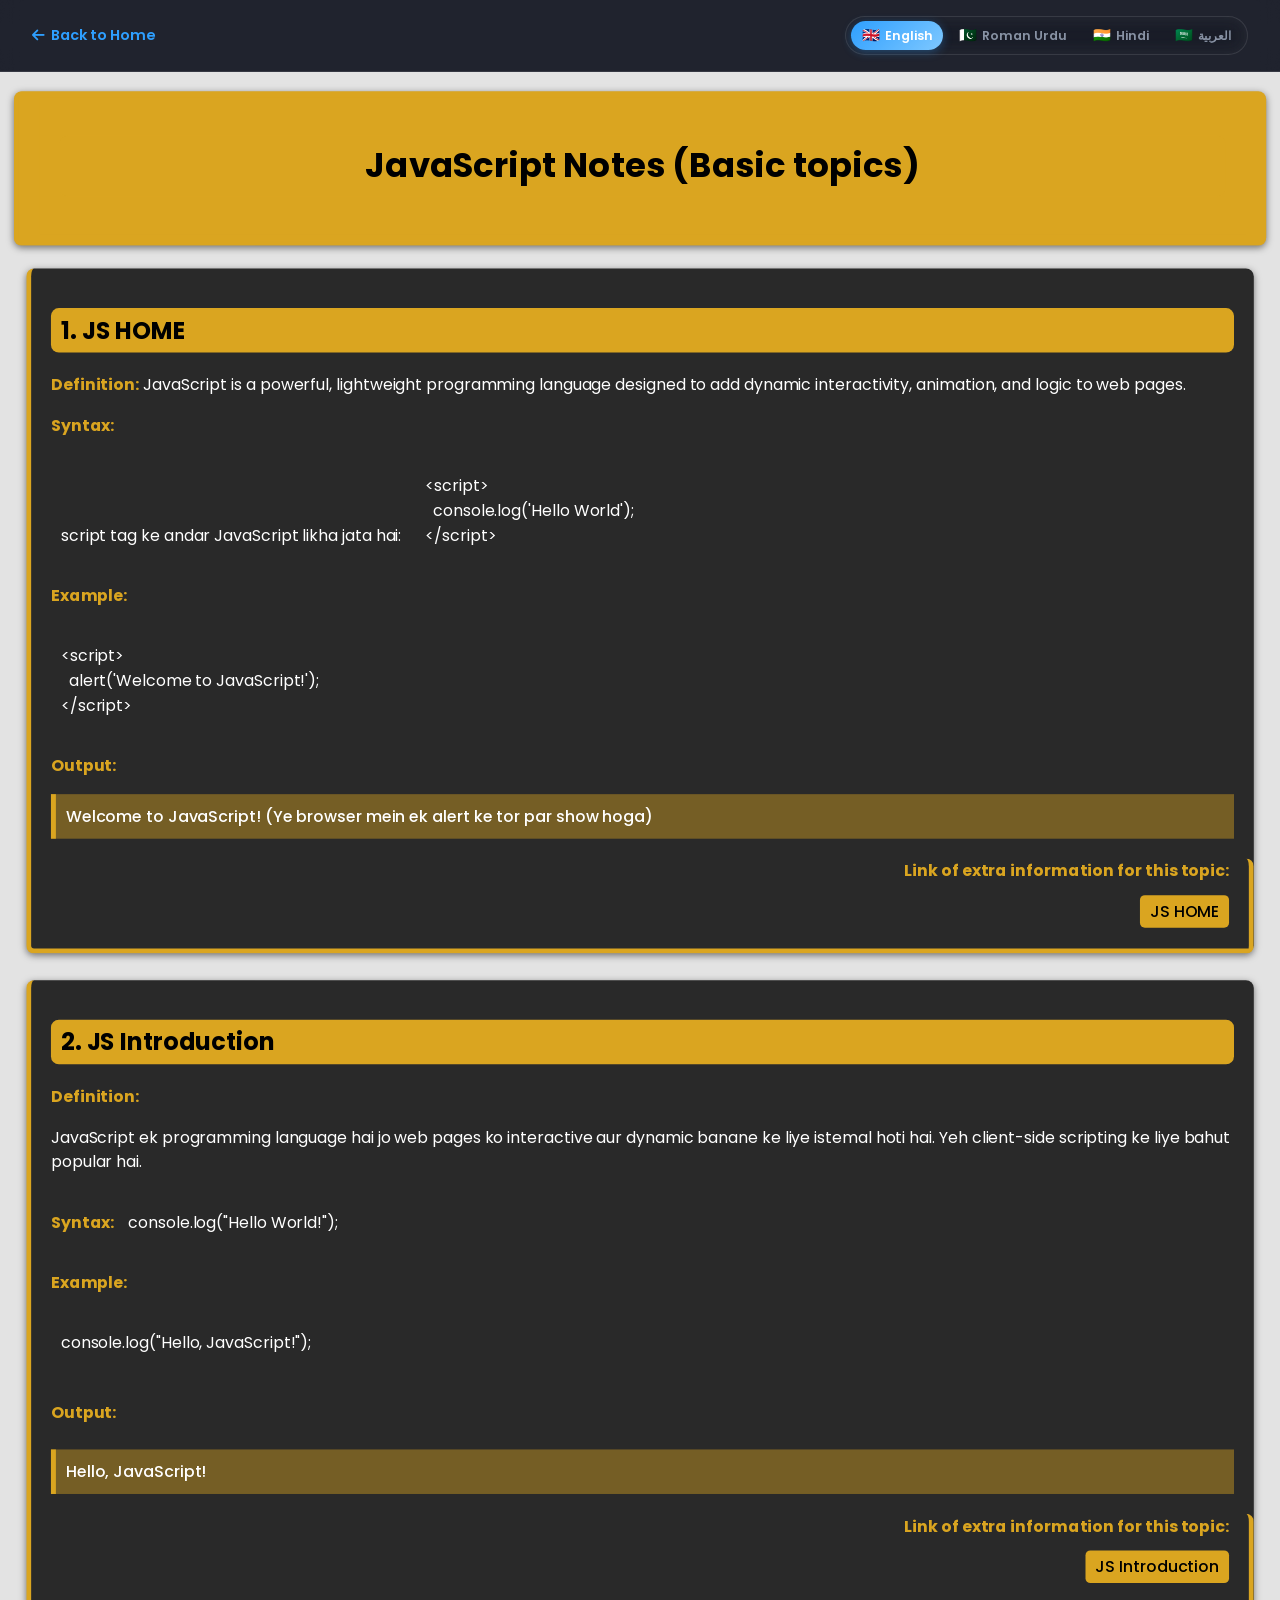
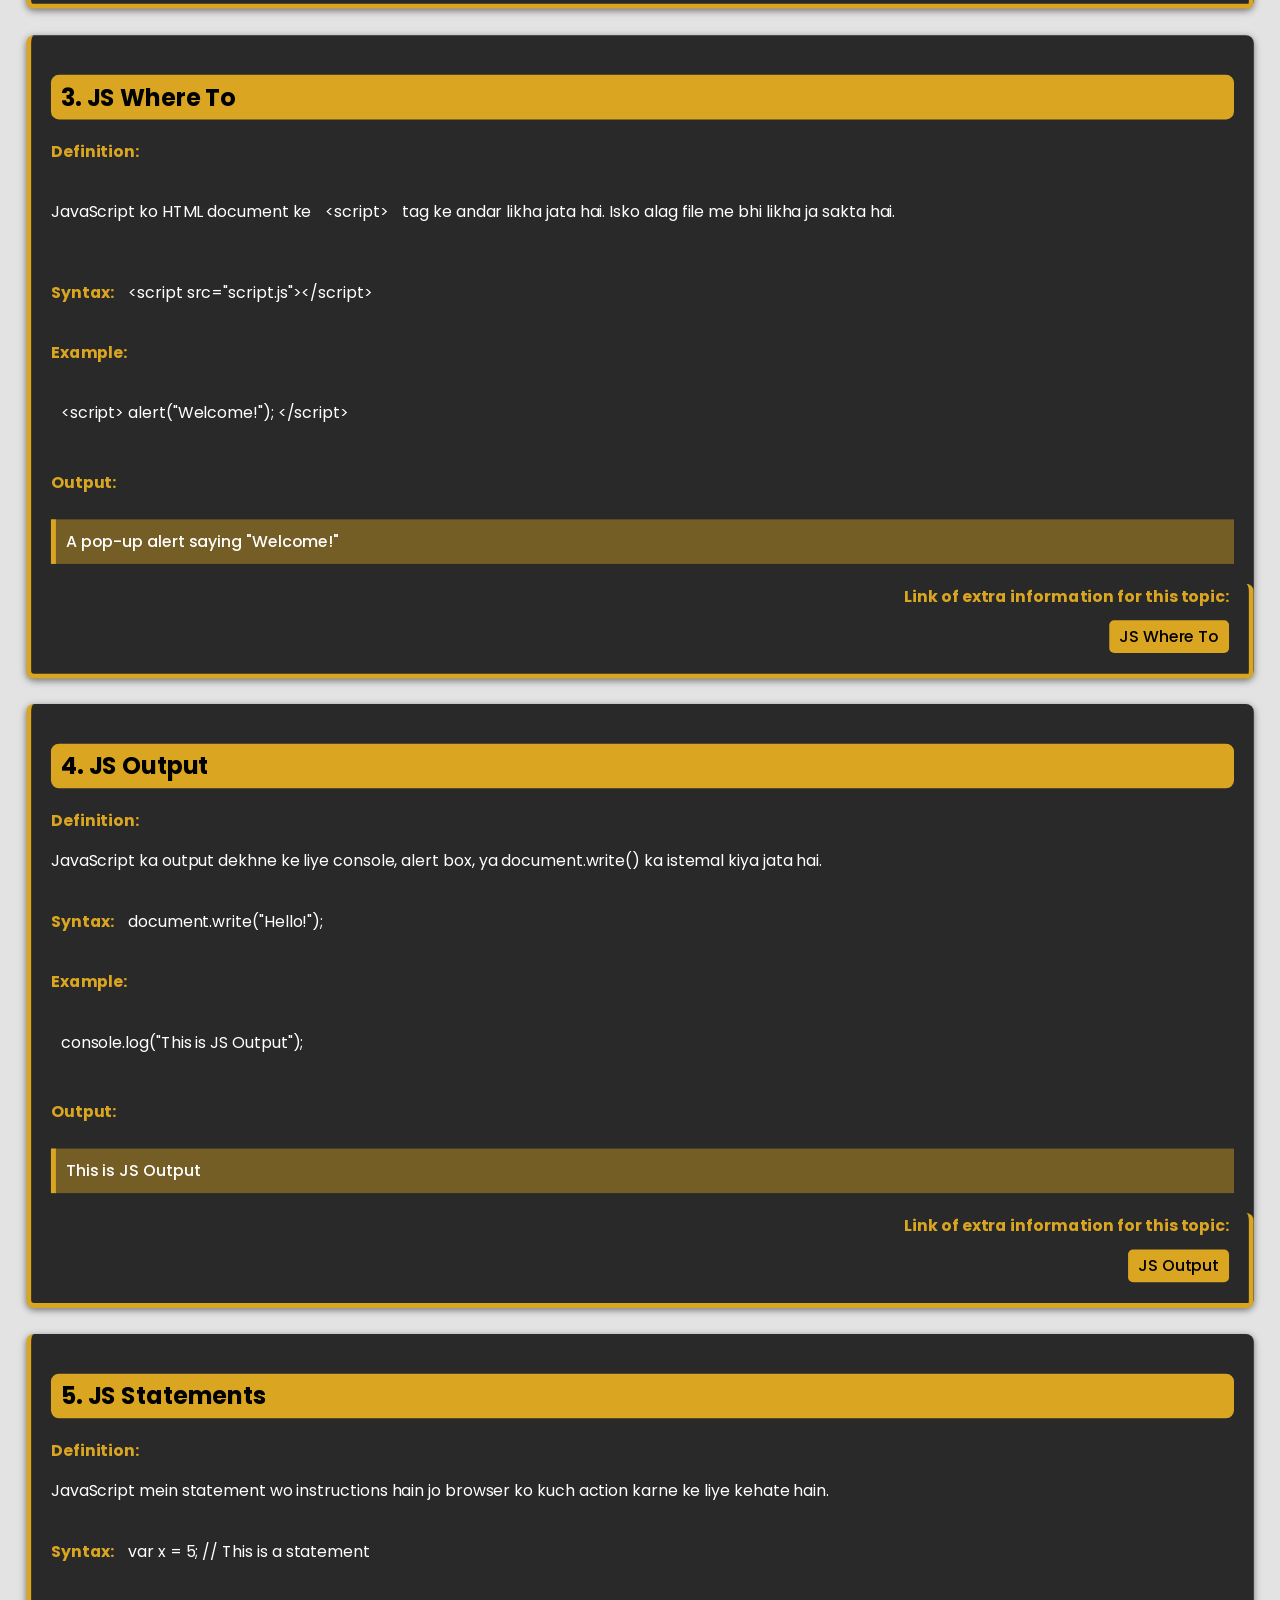
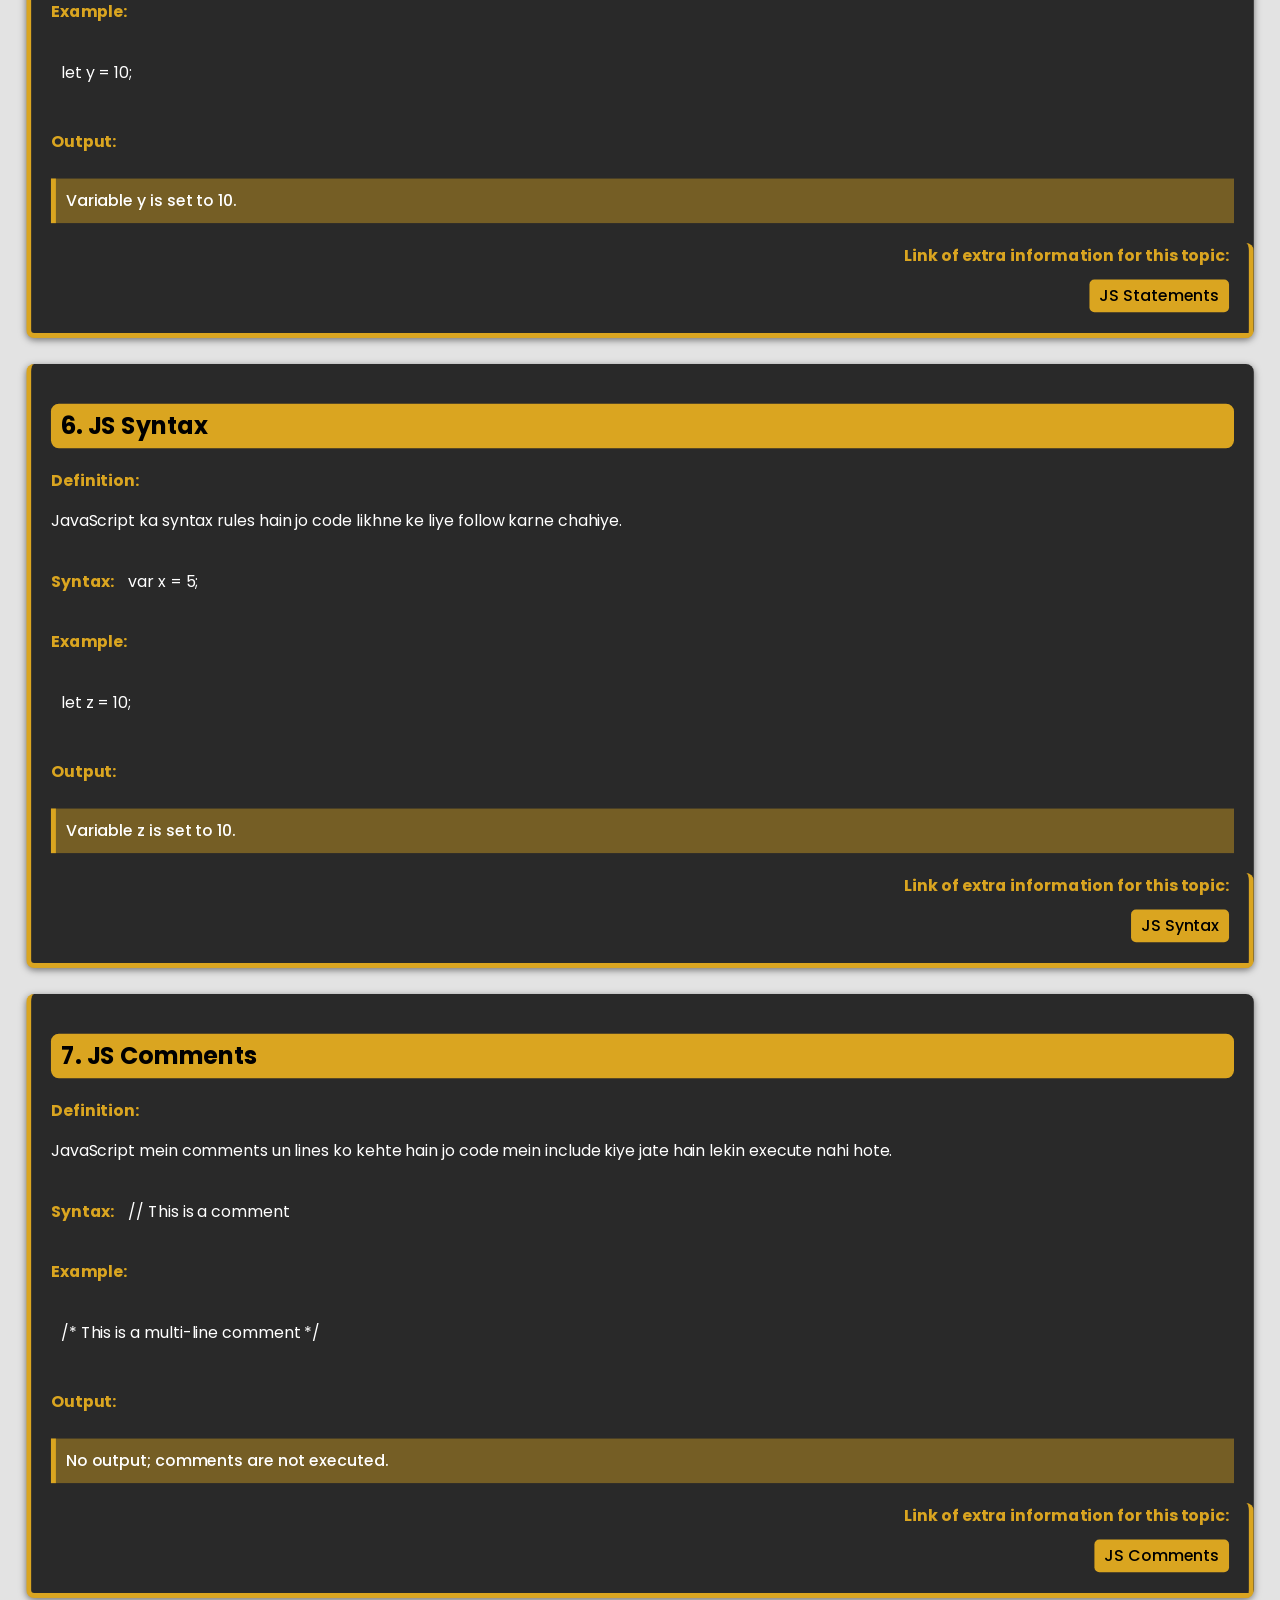
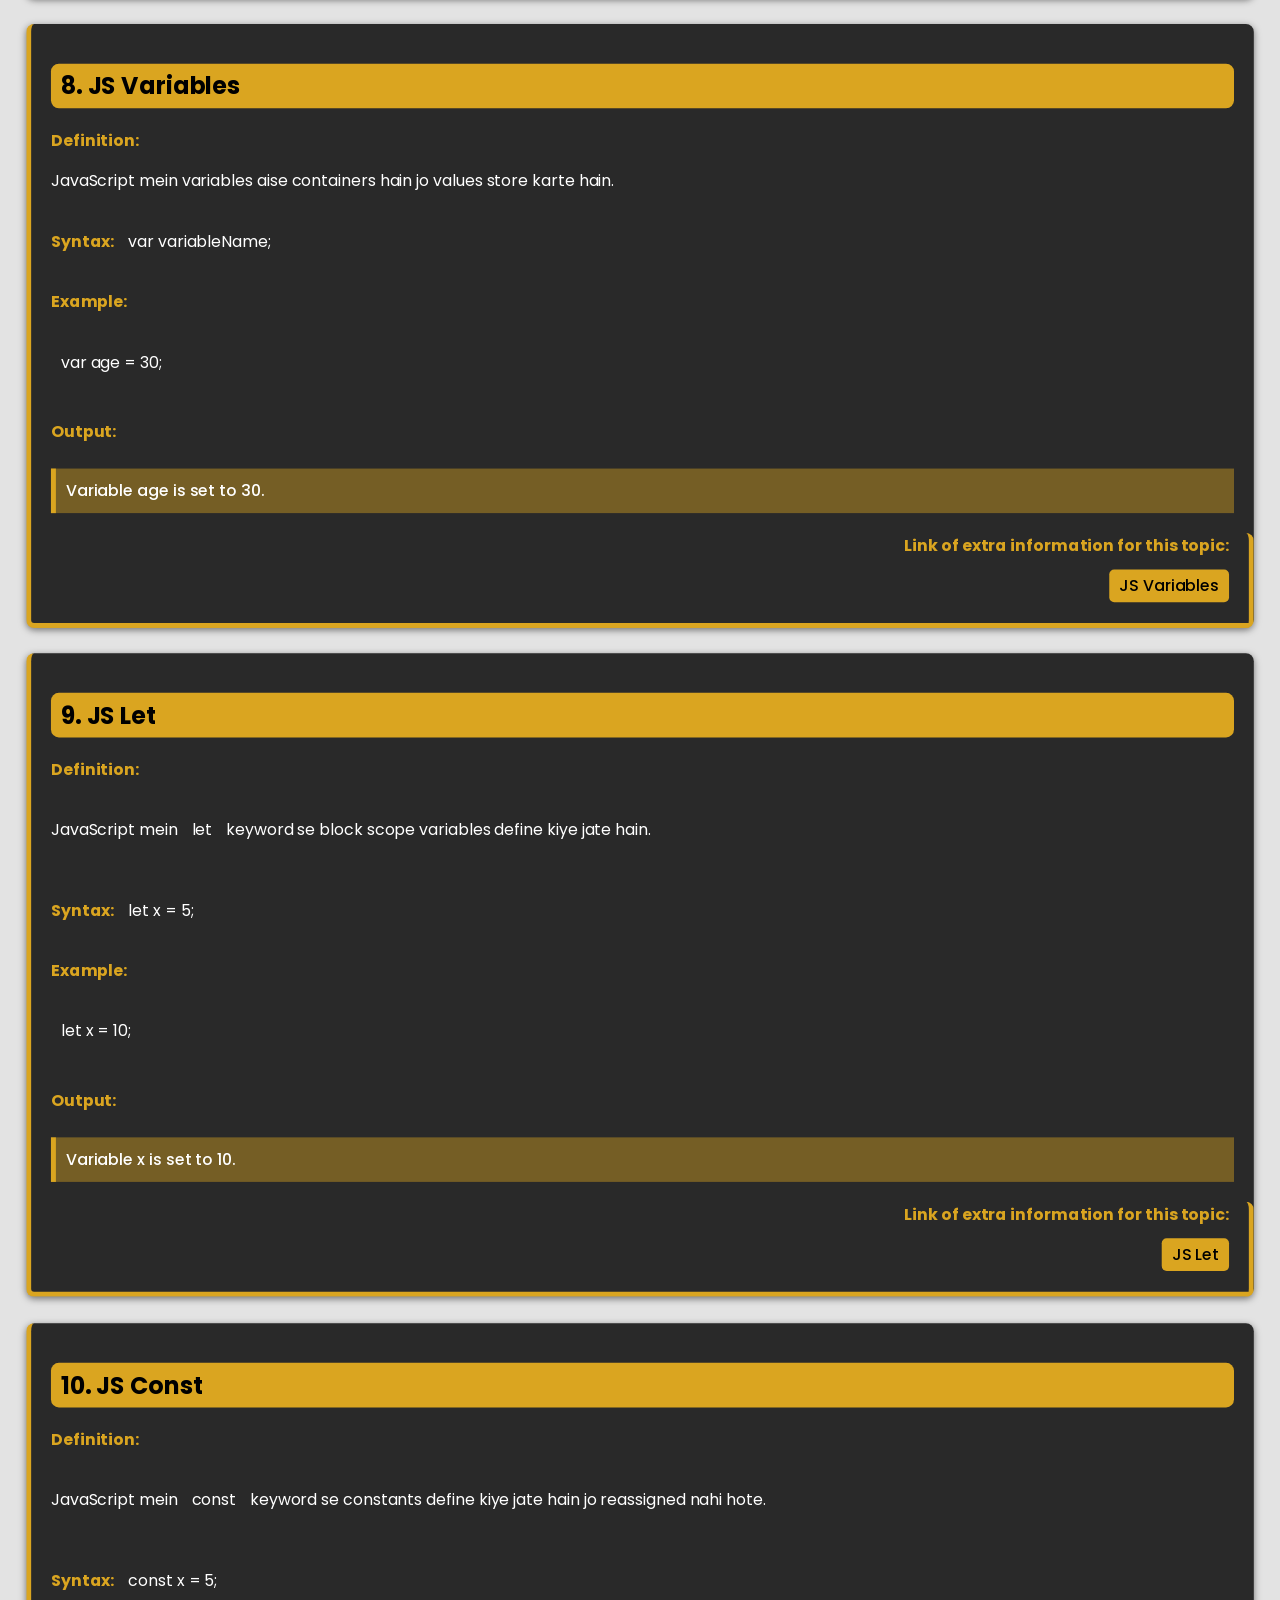
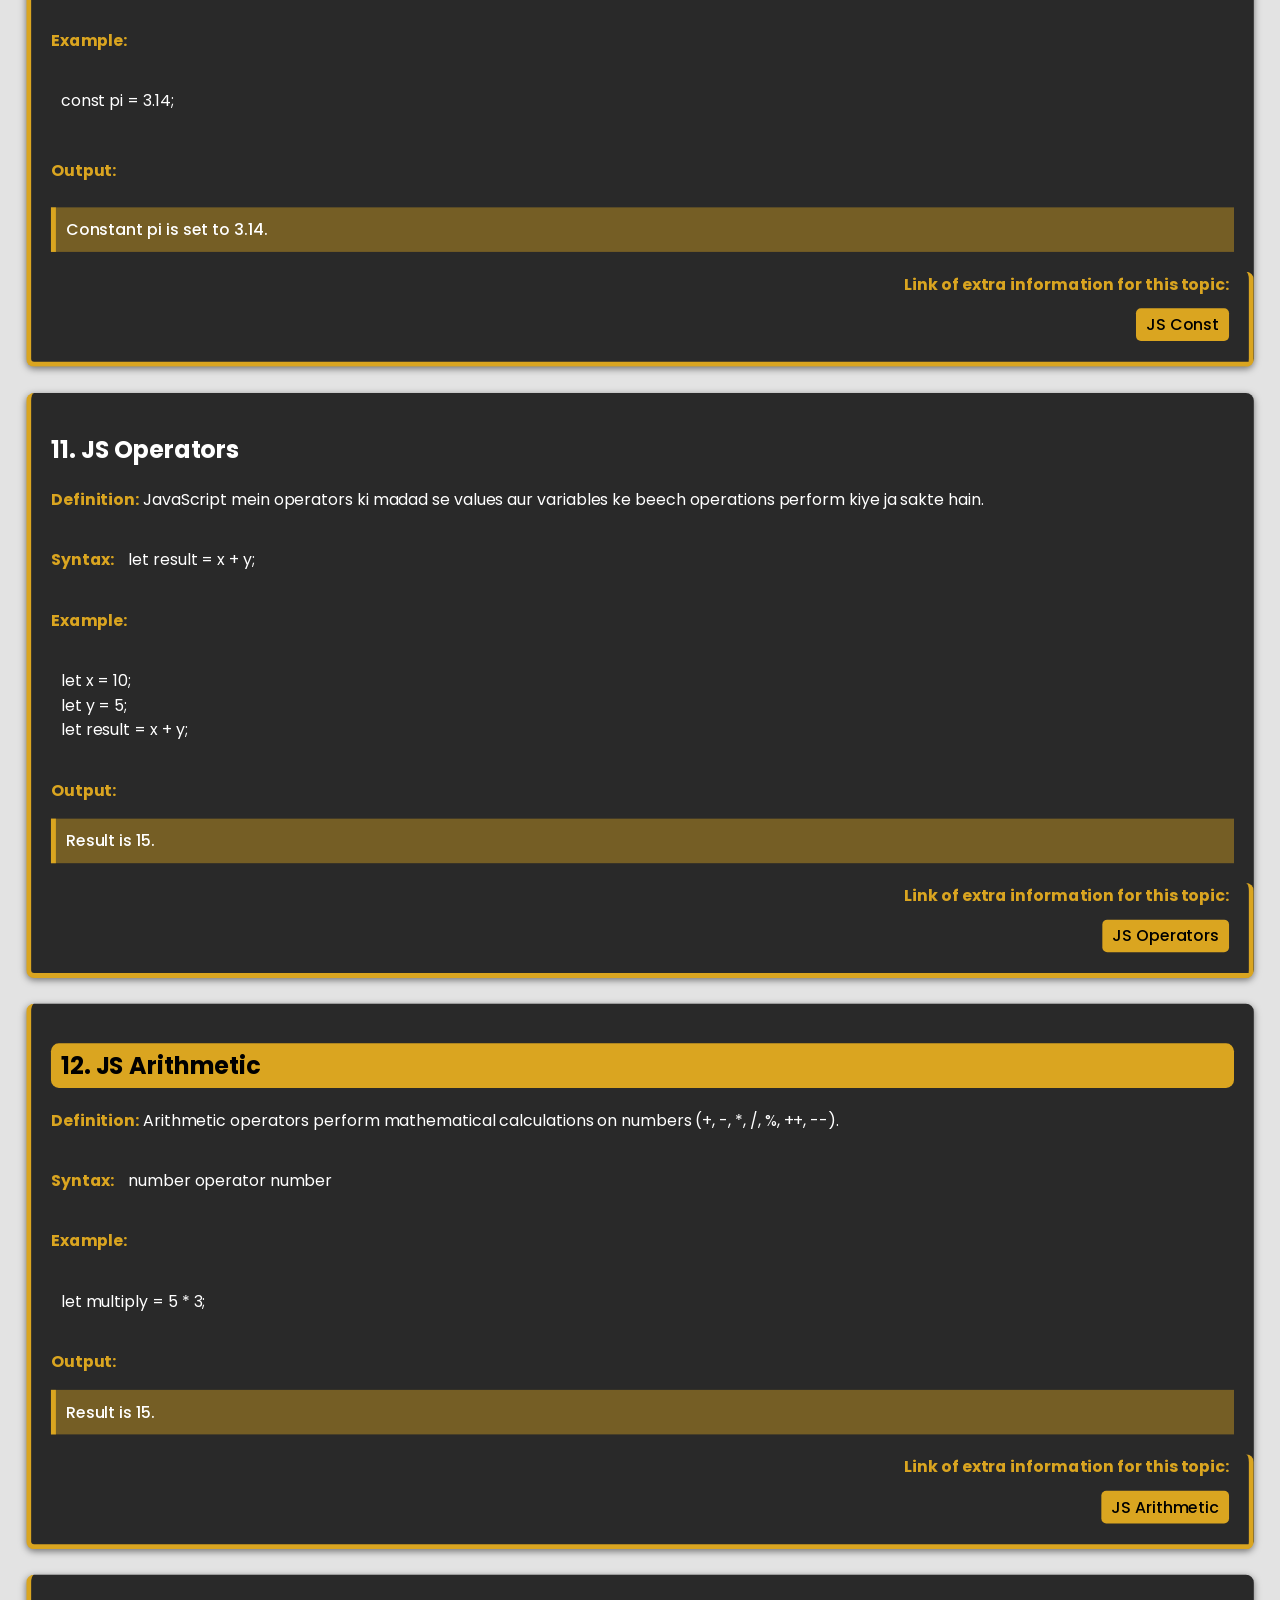
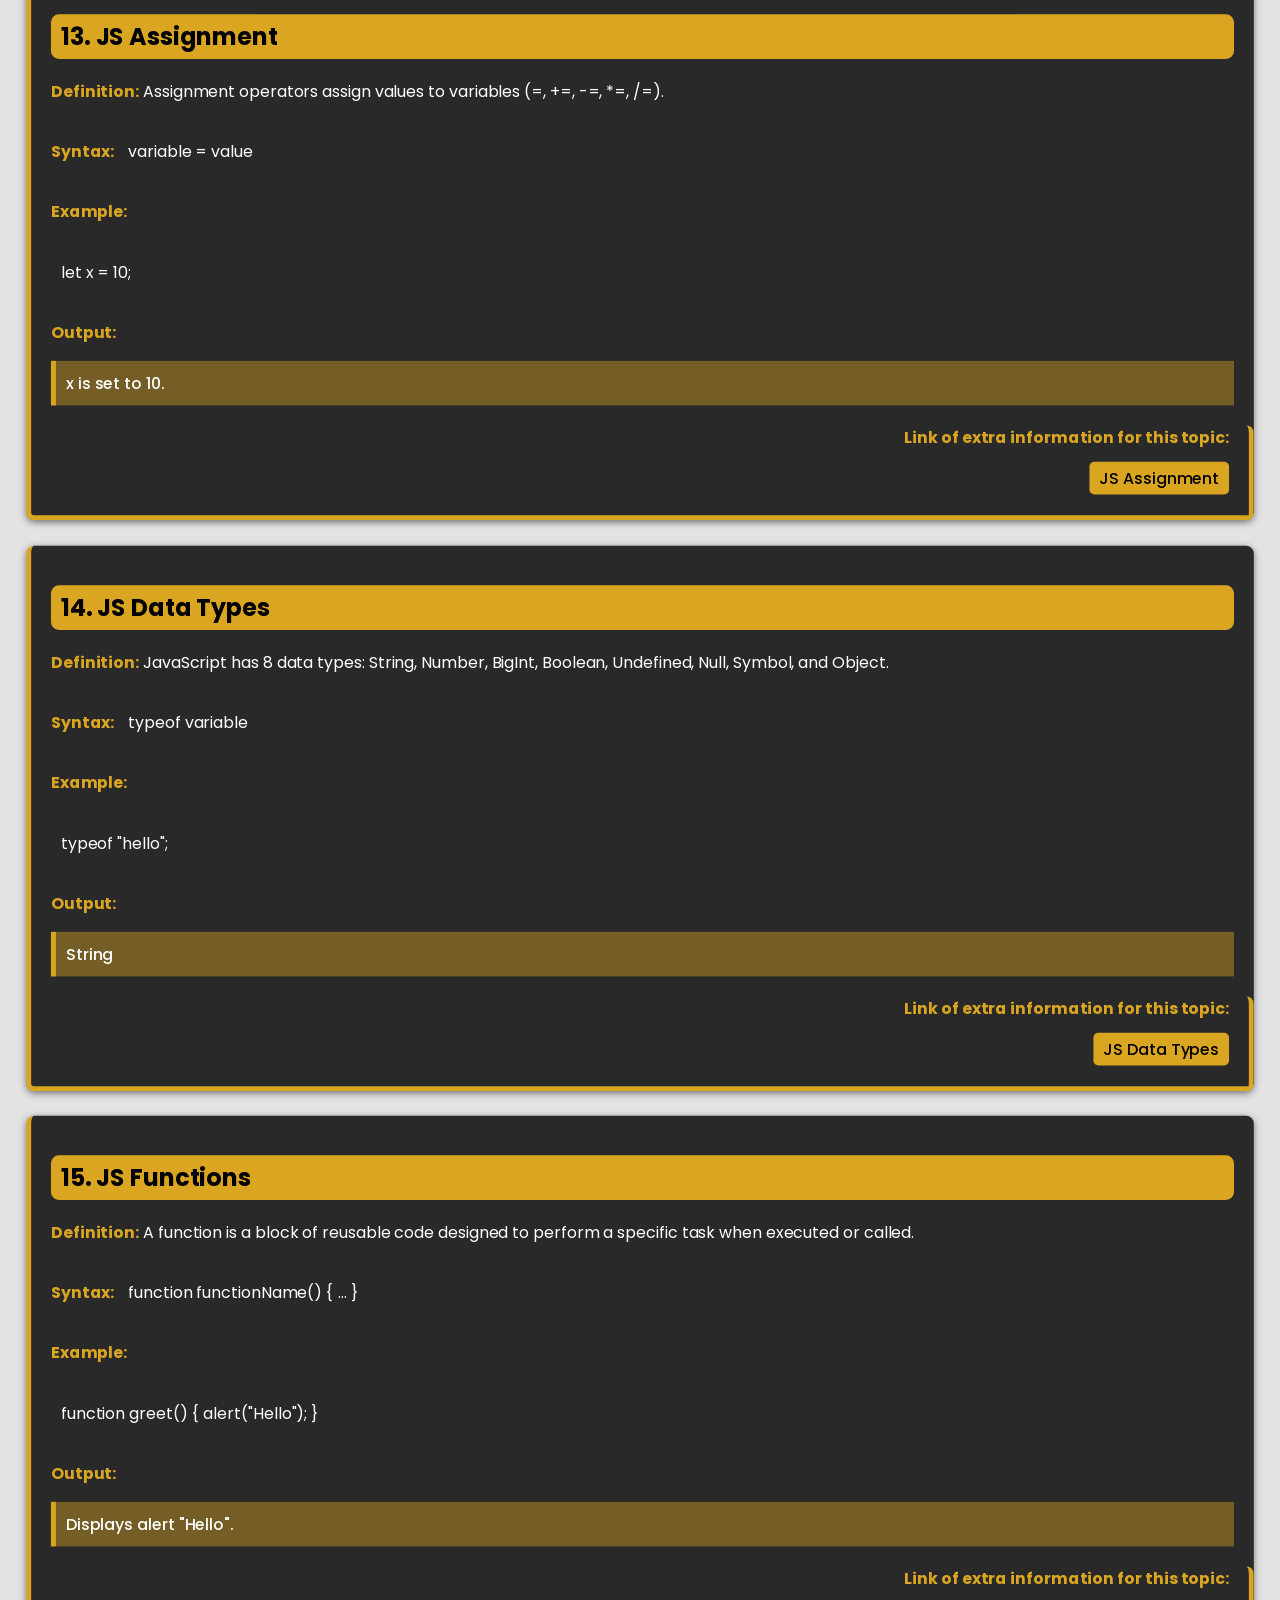
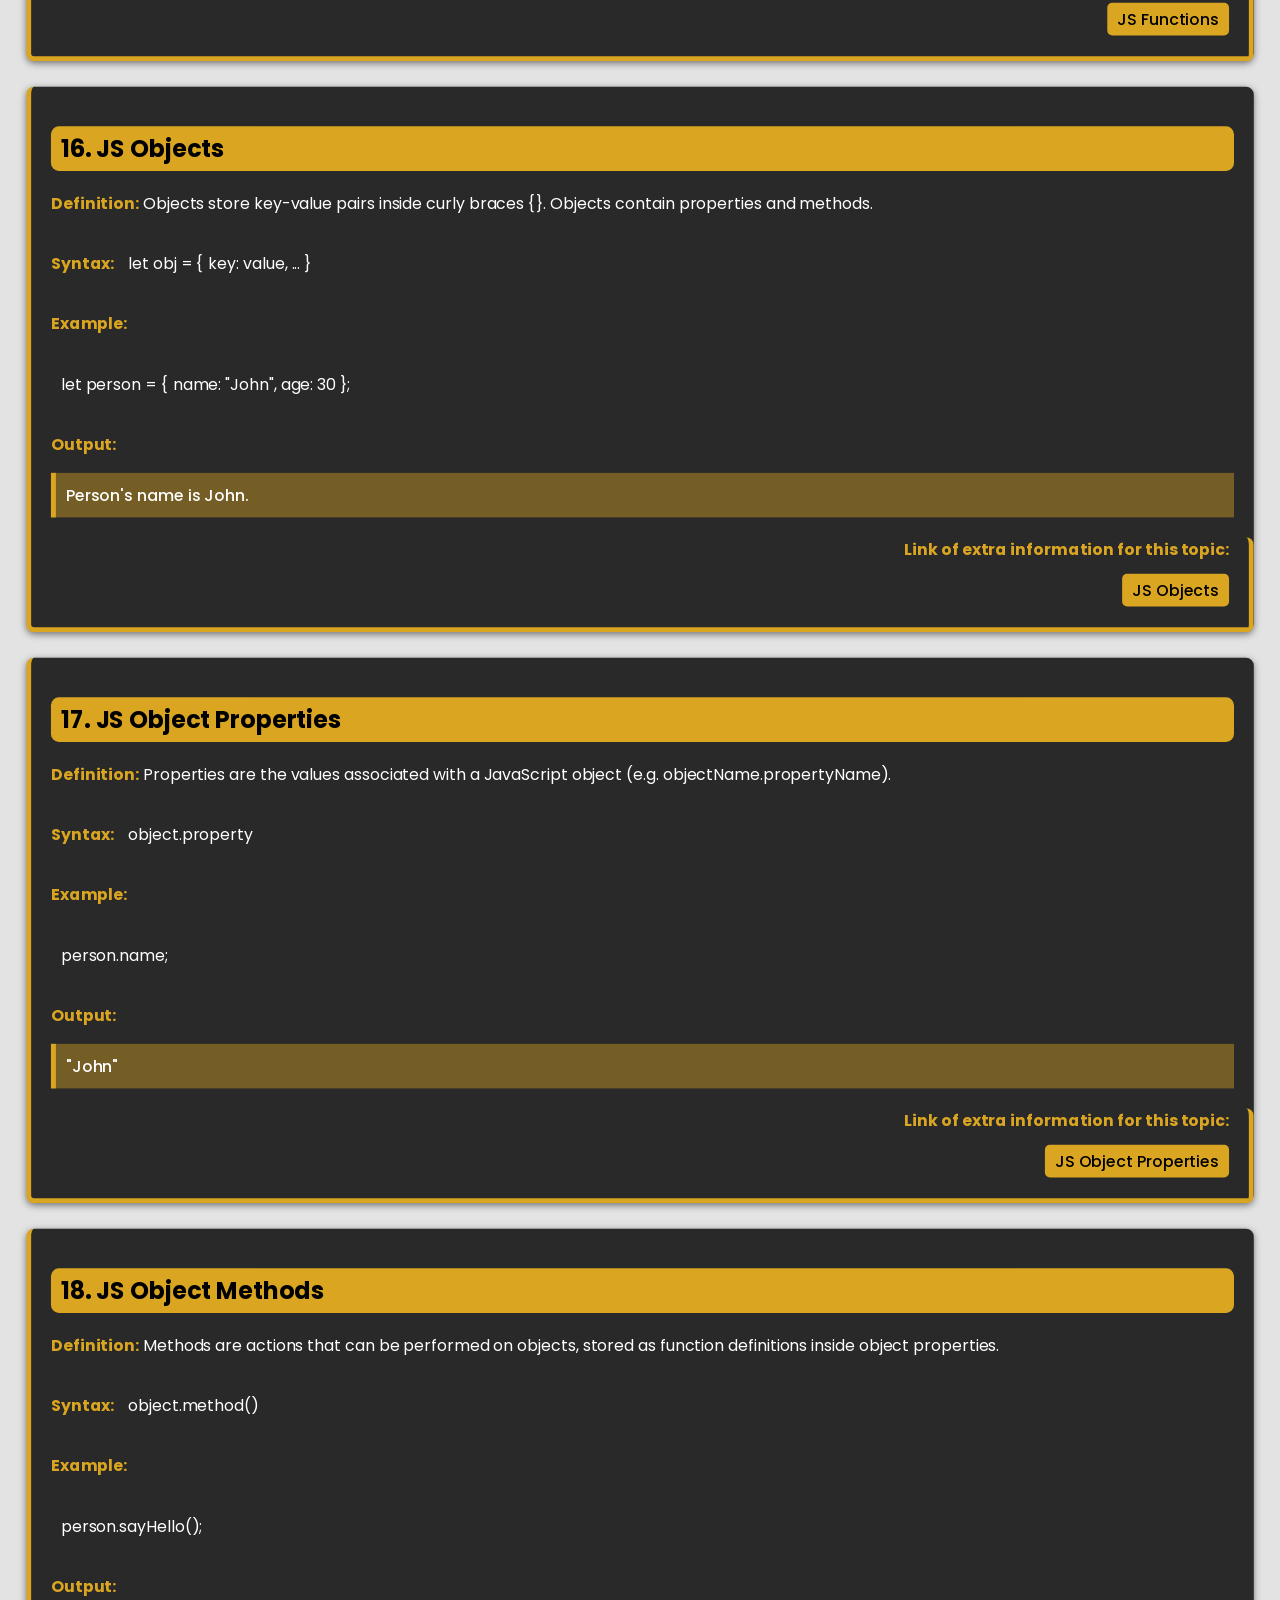
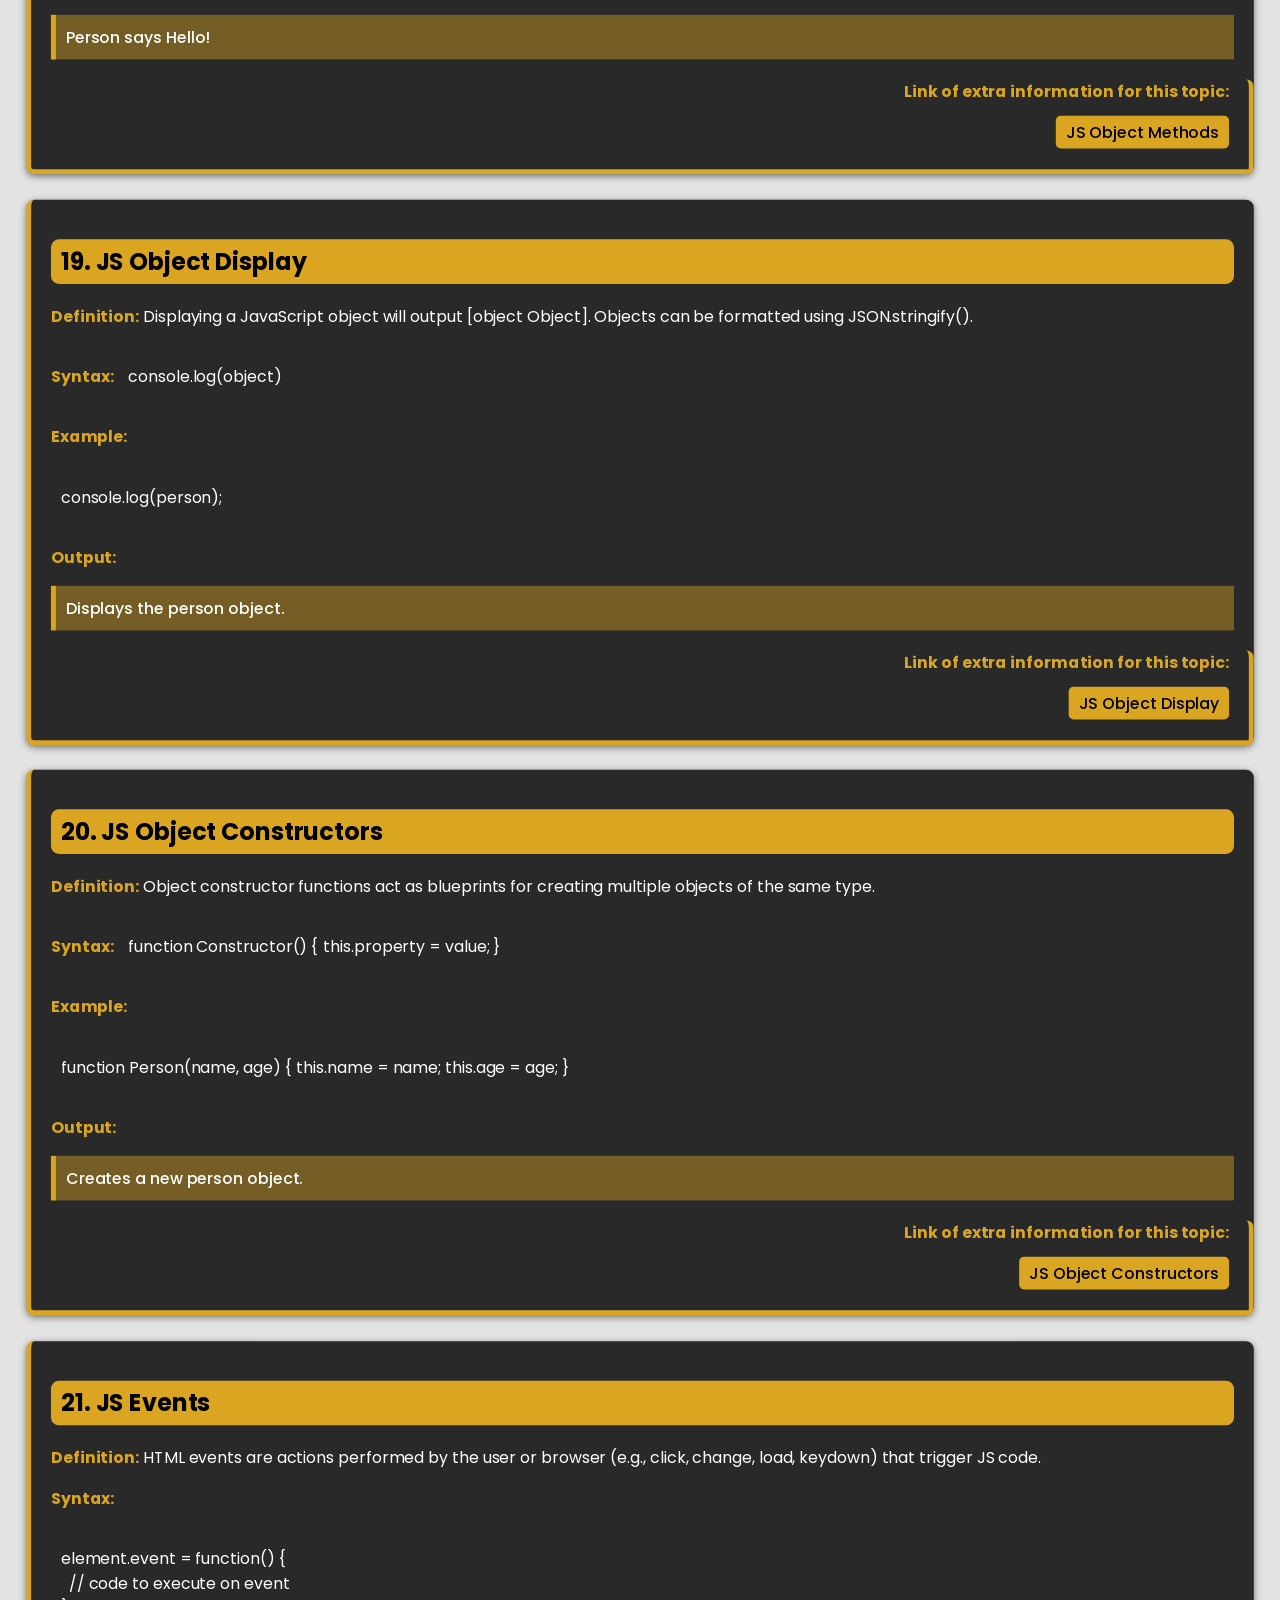
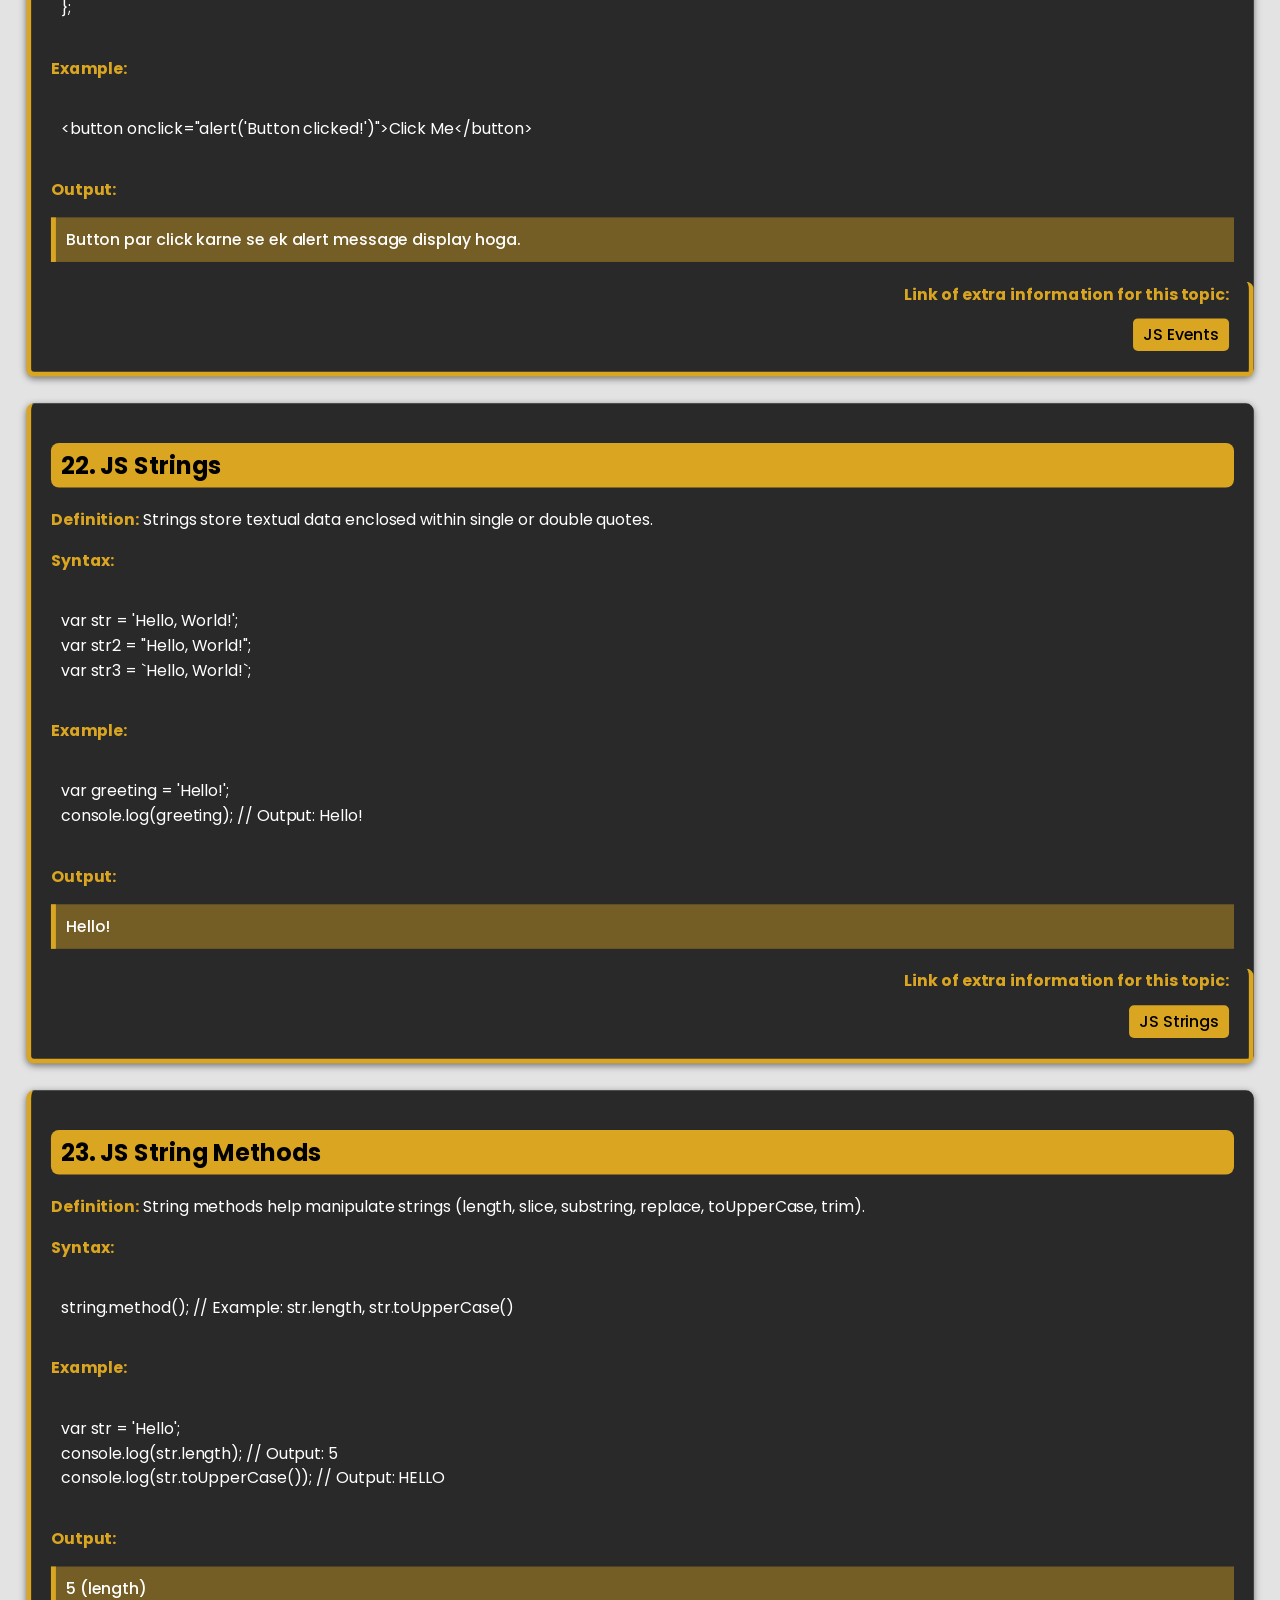
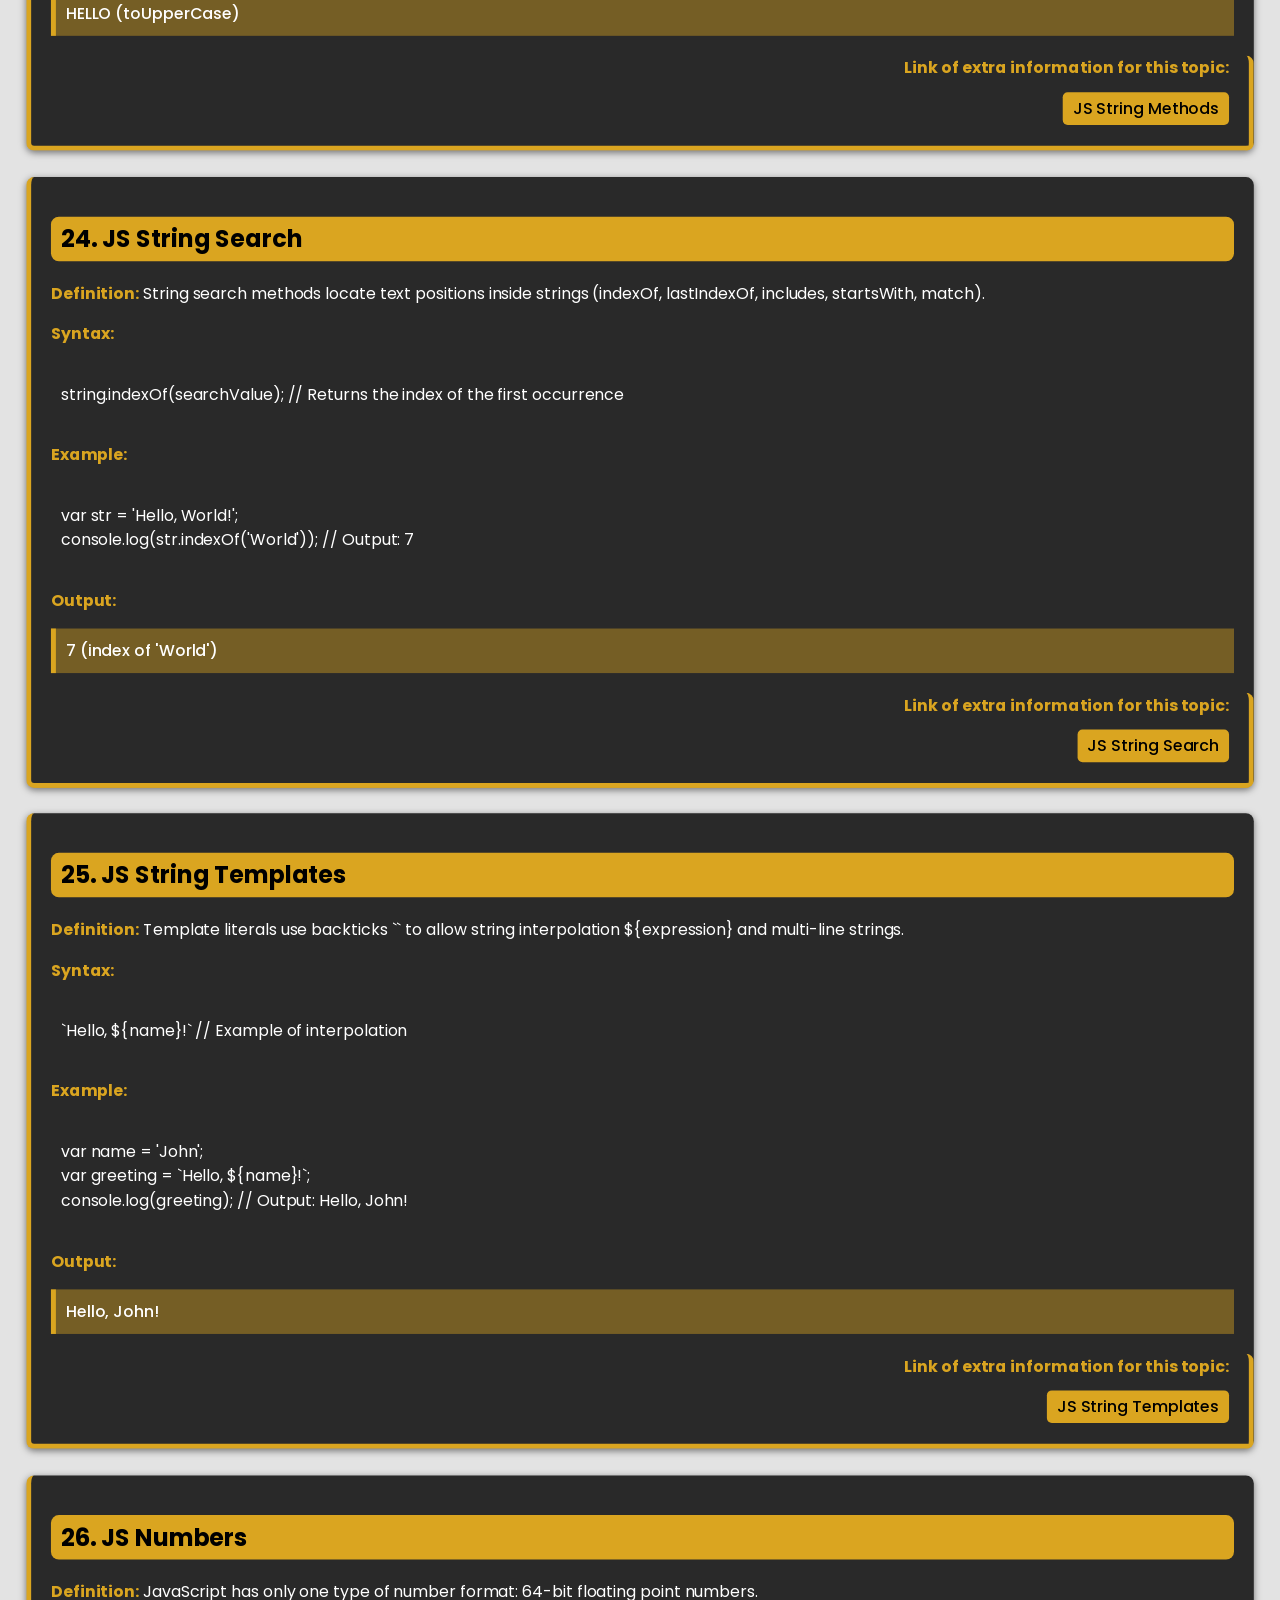
<file: js-tutorial/index.html>
<!DOCTYPE html>
<html lang="en">
  <head>
    <meta charset="UTF-8" />
    <meta name="viewport" content="width=device-width, initial-scale=1.0" />
    <title>JavaScript Notes | AbdUL REHMAN</title>
    <link
    rel="stylesheet"
    href="https://cdnjs.cloudflare.com/ajax/libs/font-awesome/6.6.0/css/all.min.css"
    />
    <link rel="shortcut icon" href="img/js-logo.png" type="image/x-icon" />
    <link rel="stylesheet" href="js-tutorial.css" />
  </head>
  <body>
    <header style="display: flex; justify-content: space-between; align-items: center; padding: 1rem 2rem; background: rgba(10, 14, 26, 0.9); border-bottom: 1px solid rgba(255, 255, 255, 0.1); position: sticky; top: 0; z-index: 100; backdrop-filter: blur(10px);">
      <a href="../index.html" style="color: #2e9fff; text-decoration: none; font-weight: 600; font-family: sans-serif; font-size: 0.9rem; display: flex; align-items: center; gap: 0.4rem;">
        <i class="fa-solid fa-arrow-left"></i> <span data-i18n="btn_back_home">Back to Home</span>
      </a>
      <div class="nav-lang-container"></div>
    </header>

    <section id="title-section">
      <header>
        <h1 class="main-title" data-i18n="js_notes_title">JavaScript Notes (Basic topics)</h1>
      </header>
    </section>
    <section>
      <h1>1. JS HOME</h1>
      <p>
        <strong>Definition:</strong> JavaScript ek powerful programming language
        hai jo web pages mein dynamic aur interactive features add karne ke liye
        use hoti hai. Yeh browser ke sath client-side par execute hoti hai aur
        HTML/CSS ke sath mil kar website ko more engaging banati hai.
      </p>

      <p><strong>Syntax:</strong></p>
      <code>script tag ke andar JavaScript likha jata hai:</code>
      <code>
        &lt;script&gt;<br />
        &nbsp;&nbsp;console.log('Hello World');<br />
        &lt;/script&gt;
      </code>

      <p><strong>Example:</strong></p>
      <code>
        &lt;script&gt;<br />
        &nbsp;&nbsp;alert('Welcome to JavaScript!');<br />
        &lt;/script&gt;
      </code>

      <p><strong>Output:</strong></p>
      <div class="output-box">
        Welcome to JavaScript! (Ye browser mein ek alert ke tor par show hoga)
      </div>

      <div class="extra-info">
        <p><strong>Link of extra information for this topic:</strong></p>
        <a href="https://www.w3schools.com/js/js_intro.asp" target="_blank"
          >JS HOME</a
        >
      </div>
    </section>

    <section>
      <h1>2. JS Introduction</h1>
      <strong>Definition:</strong>
      <p>
        JavaScript ek programming language hai jo web pages ko interactive aur
        dynamic banane ke liye istemal hoti hai. Yeh client-side scripting ke
        liye bahut popular hai.
      </p>
      <strong>Syntax:</strong>
      <code>console.log("Hello World!");</code>
      <p><strong>Example:</strong></p>
      <code>console.log("Hello, JavaScript!");</code> <br />
      <br />
      <strong>Output:</strong> <br />
      <br />
      <div class="output-box">Hello, JavaScript!</div>
      <div class="extra-info">
        <p><strong>Link of extra information for this topic:</strong></p>
        <a href="https://www.w3schools.com/js/js_intro.asp" target="_blank"
          >JS Introduction</a
        >
      </div>
    </section>

    <section>
      <h1>3. JS Where To</h1>
      <strong>Definition:</strong>
      <p>
        JavaScript ko HTML document ke <code>&lt;script&gt;</code> tag ke andar
        likha jata hai. Isko alag file me bhi likha ja sakta hai.
      </p>
      <strong>Syntax:</strong>
      <code>&lt;script src="script.js"&gt;&lt;/script&gt;</code>
      <p><strong>Example:</strong></p>
      <code>&lt;script&gt; alert("Welcome!"); &lt;/script&gt;</code> <br />
      <br />
      <strong>Output:</strong> <br />
      <br />
      <div class="output-box">A pop-up alert saying "Welcome!"</div>
      <div class="extra-info">
        <p><strong>Link of extra information for this topic:</strong></p>
        <a href="https://www.w3schools.com/js/js_where_to.asp" target="_blank"
          >JS Where To</a
        >
      </div>
    </section>

    <section>
      <h1>4. JS Output</h1>
      <strong>Definition:</strong>
      <p>
        JavaScript ka output dekhne ke liye console, alert box, ya
        document.write() ka istemal kiya jata hai.
      </p>
      <strong>Syntax:</strong>
      <code>document.write("Hello!");</code>
      <p><strong>Example:</strong></p>
      <code>console.log("This is JS Output");</code> <br />
      <br />
      <strong>Output:</strong> <br />
      <br />
      <div class="output-box">This is JS Output</div>
      <div class="extra-info">
        <p><strong>Link of extra information for this topic:</strong></p>
        <a href="https://www.w3schools.com/js/js_output.asp" target="_blank"
          >JS Output</a
        >
      </div>
    </section>

    <section>
      <h1>5. JS Statements</h1>
      <strong>Definition:</strong>
      <p>
        JavaScript mein statement wo instructions hain jo browser ko kuch action
        karne ke liye kehate hain.
      </p>
      <strong>Syntax:</strong>
      <code>var x = 5; // This is a statement</code>
      <p><strong>Example:</strong></p>
      <code>let y = 10;</code> <br />
      <br />
      <strong>Output:</strong> <br />
      <br />
      <div class="output-box">Variable y is set to 10.</div>
      <div class="extra-info">
        <p><strong>Link of extra information for this topic:</strong></p>
        <a href="https://www.w3schools.com/js/js_statements.asp" target="_blank"
          >JS Statements</a
        >
      </div>
    </section>

    <section>
      <h1>6. JS Syntax</h1>
      <strong>Definition:</strong>
      <p>
        JavaScript ka syntax rules hain jo code likhne ke liye follow karne
        chahiye.
      </p>
      <strong>Syntax:</strong>
      <code>var x = 5;</code>
      <p><strong>Example:</strong></p>
      <code>let z = 10;</code> <br />
      <br />
      <strong>Output:</strong> <br />
      <br />
      <div class="output-box">Variable z is set to 10.</div>
      <div class="extra-info">
        <p><strong>Link of extra information for this topic:</strong></p>
        <a href="https://www.w3schools.com/js/js_syntax.asp" target="_blank"
          >JS Syntax</a
        >
      </div>
    </section>

    <section>
      <h1>7. JS Comments</h1>
      <strong>Definition:</strong>
      <p>
        JavaScript mein comments un lines ko kehte hain jo code mein include
        kiye jate hain lekin execute nahi hote.
      </p>
      <strong>Syntax:</strong>
      <code>// This is a comment</code>
      <p><strong>Example:</strong></p>
      <code>/* This is a multi-line comment */</code> <br />
      <br />
      <strong>Output:</strong> <br />
      <br />
      <div class="output-box">No output; comments are not executed.</div>
      <div class="extra-info">
        <p><strong>Link of extra information for this topic:</strong></p>
        <a href="https://www.w3schools.com/js/js_comments.asp" target="_blank"
          >JS Comments</a
        >
      </div>
    </section>

    <section>
      <h1>8. JS Variables</h1>
      <strong>Definition:</strong>
      <p>
        JavaScript mein variables aise containers hain jo values store karte
        hain.
      </p>
      <strong>Syntax:</strong>
      <code>var variableName;</code>
      <p><strong>Example:</strong></p>
      <code>var age = 30;</code> <br />
      <br />
      <strong>Output:</strong> <br />
      <br />
      <div class="output-box">Variable age is set to 30.</div>
      <div class="extra-info">
        <p><strong>Link of extra information for this topic:</strong></p>
        <a href="https://www.w3schools.com/js/js_variables.asp" target="_blank"
          >JS Variables</a
        >
      </div>
    </section>

    <section>
      <h1>9. JS Let</h1>
      <strong>Definition:</strong>
      <p>
        JavaScript mein <code>let</code> keyword se block scope variables define
        kiye jate hain.
      </p>
      <strong>Syntax:</strong>
      <code>let x = 5;</code>
      <p><strong>Example:</strong></p>
      <code>let x = 10;</code> <br />
      <br />
      <strong>Output:</strong> <br />
      <br />
      <div class="output-box">Variable x is set to 10.</div>
      <div class="extra-info">
        <p><strong>Link of extra information for this topic:</strong></p>
        <a href="https://www.w3schools.com/js/js_let.asp" target="_blank"
          >JS Let</a
        >
      </div>
    </section>

    <section>
      <h1>10. JS Const</h1>
      <strong>Definition:</strong>
      <p>
        JavaScript mein <code>const</code> keyword se constants define kiye jate
        hain jo reassigned nahi hote.
      </p>
      <strong>Syntax:</strong>
      <code>const x = 5;</code>
      <p><strong>Example:</strong></p>
      <code>const pi = 3.14;</code> <br />
      <br />
      <strong>Output:</strong> <br />
      <br />
      <div class="output-box">Constant pi is set to 3.14.</div>
      <div class="extra-info">
        <p><strong>Link of extra information for this topic:</strong></p>
        <a href="https://www.w3schools.com/js/js_const.asp" target="_blank"
          >JS Const</a
        >
      </div>
    </section>

    <section>
      <h2>11. JS Operators</h2>

      <p>
        <strong>Definition:</strong> JavaScript mein operators ki madad se
        values aur variables ke beech operations perform kiye ja sakte hain.
      </p>

      <p><strong>Syntax:</strong> <code>let result = x + y;</code></p>

      <p><strong>Example:</strong></p>
      <code>
        let x = 10;<br />
        let y = 5;<br />
        let result = x + y;
      </code>

      <p><strong>Output:</strong></p>
      <div class="output-box">Result is 15.</div>

      <div class="extra-info">
        <p><strong>Link of extra information for this topic:</strong></p>
        <a href="https://www.w3schools.com/js/js_operators.asp" target="_blank"
          >JS Operators</a
        >
      </div>
    </section>

    <section>
      <h1>12. JS Arithmetic</h1>
      <p>
        <strong>Definition:</strong> JavaScript mein arithmetic operators ko
        numbers par calculations karne ke liye use kiya jata hai.
      </p>
      <p><strong>Syntax:</strong> <code>number operator number</code></p>
      <p><strong>Example:</strong></p>
      <code>let multiply = 5 * 3;</code>
      <p><strong>Output:</strong></p>
      <div class="output-box">Result is 15.</div>
      <div class="extra-info">
        <p><strong>Link of extra information for this topic:</strong></p>
        <a href="https://www.w3schools.com/js/js_arithmetic.asp" target="_blank"
          >JS Arithmetic</a
        >
      </div>
    </section>

    <section>
      <h1>13. JS Assignment</h1>
      <p>
        <strong>Definition:</strong> JavaScript mein assignment operators ko
        values assign karne ke liye use kiya jata hai.
      </p>
      <p><strong>Syntax:</strong> <code>variable = value</code></p>
      <p><strong>Example:</strong></p>
      <code>let x = 10;</code>
      <p><strong>Output:</strong></p>
      <div class="output-box">x is set to 10.</div>
      <div class="extra-info">
        <p><strong>Link of extra information for this topic:</strong></p>
        <a href="https://www.w3schools.com/js/js_assignment.asp" target="_blank"
          >JS Assignment</a
        >
      </div>
    </section>

    <section>
      <h1>14. JS Data Types</h1>
      <p>
        <strong>Definition:</strong> JavaScript mein data types wo types hain jo
        variables ki value ko define karte hain.
      </p>
      <p><strong>Syntax:</strong> <code>typeof variable</code></p>
      <p><strong>Example:</strong></p>
      <code>typeof "hello";</code>
      <p><strong>Output:</strong></p>
      <div class="output-box">String</div>
      <div class="extra-info">
        <p><strong>Link of extra information for this topic:</strong></p>
        <a href="https://www.w3schools.com/js/js_datatypes.asp" target="_blank"
          >JS Data Types</a
        >
      </div>
    </section>

    <section>
      <h1>15. JS Functions</h1>
      <p>
        <strong>Definition:</strong> JavaScript mein functions wo blocks hain jo
        tasks perform karte hain jab call kiya jata hai.
      </p>
      <p>
        <strong>Syntax:</strong> <code>function functionName() { ... }</code>
      </p>
      <p><strong>Example:</strong></p>
      <code>function greet() { alert("Hello"); }</code>
      <p><strong>Output:</strong></p>
      <div class="output-box">Displays alert "Hello".</div>
      <div class="extra-info">
        <p><strong>Link of extra information for this topic:</strong></p>
        <a href="https://www.w3schools.com/js/js_functions.asp" target="_blank"
          >JS Functions</a
        >
      </div>
    </section>

    <section>
      <h1>16. JS Objects</h1>
      <p>
        <strong>Definition:</strong> JavaScript mein objects wo structures hain
        jo properties aur methods ko store karte hain.
      </p>
      <p><strong>Syntax:</strong> <code>let obj = { key: value, ... }</code></p>
      <p><strong>Example:</strong></p>
      <code>let person = { name: "John", age: 30 };</code>
      <p><strong>Output:</strong></p>
      <div class="output-box">Person's name is John.</div>
      <div class="extra-info">
        <p><strong>Link of extra information for this topic:</strong></p>
        <a href="https://www.w3schools.com/js/js_objects.asp" target="_blank"
          >JS Objects</a
        >
      </div>
    </section>

    <section>
      <h1>17. JS Object Properties</h1>
      <p>
        <strong>Definition:</strong> JavaScript mein object properties wo keys
        hain jo values ko represent karte hain.
      </p>
      <p><strong>Syntax:</strong> <code>object.property</code></p>
      <p><strong>Example:</strong></p>
      <code>person.name;</code>
      <p><strong>Output:</strong></p>
      <div class="output-box">"John"</div>
      <div class="extra-info">
        <p><strong>Link of extra information for this topic:</strong></p>
        <a
          href="https://www.w3schools.com/js/js_object_properties.asp"
          target="_blank"
          >JS Object Properties</a
        >
      </div>
    </section>

    <section>
      <h1>18. JS Object Methods</h1>
      <p>
        <strong>Definition:</strong> JavaScript mein object methods wo functions
        hain jo objects par operations karte hain.
      </p>
      <p><strong>Syntax:</strong> <code>object.method()</code></p>
      <p><strong>Example:</strong></p>
      <code>person.sayHello();</code>
      <p><strong>Output:</strong></p>
      <div class="output-box">Person says Hello!</div>
      <div class="extra-info">
        <p><strong>Link of extra information for this topic:</strong></p>
        <a
          href="https://www.w3schools.com/js/js_object_methods.asp"
          target="_blank"
          >JS Object Methods</a
        >
      </div>
    </section>

    <section>
      <h1>19. JS Object Display</h1>
      <p>
        <strong>Definition:</strong> JavaScript mein object ko display karne ke
        liye console ya DOM elements use kiye jate hain.
      </p>
      <p><strong>Syntax:</strong> <code>console.log(object)</code></p>
      <p><strong>Example:</strong></p>
      <code>console.log(person);</code>
      <p><strong>Output:</strong></p>
      <div class="output-box">Displays the person object.</div>
      <div class="extra-info">
        <p><strong>Link of extra information for this topic:</strong></p>
        <a
          href="https://www.w3schools.com/js/js_object_display.asp"
          target="_blank"
          >JS Object Display</a
        >
      </div>
    </section>

    <section>
      <h1>20. JS Object Constructors</h1>
      <p>
        <strong>Definition:</strong> JavaScript mein constructor function ek
        object ke structure ko define karta hai.
      </p>
      <p>
        <strong>Syntax:</strong>
        <code>function Constructor() { this.property = value; }</code>
      </p>
      <p><strong>Example:</strong></p>
      <code
        >function Person(name, age) { this.name = name; this.age = age; }</code
      >
      <p><strong>Output:</strong></p>
      <div class="output-box">Creates a new person object.</div>
      <div class="extra-info">
        <p><strong>Link of extra information for this topic:</strong></p>
        <a
          href="https://www.w3schools.com/js/js_object_constructors.asp"
          target="_blank"
          >JS Object Constructors</a
        >
      </div>
    </section>

    <section>
      <h1>21. JS Events</h1>
      <p>
        <strong>Definition:</strong> JavaScript Events woh actions hain jo web
        page par kisi interaction ke doraan trigger hotay hain. Example: Button
        click, mouse hover, input change, etc. JavaScript in events ko handle
        karke web page ko zyada interactive banata hai.
      </p>

      <p><strong>Syntax:</strong></p>
      <code>
        element.event = function() {<br />
        &nbsp;&nbsp;// code to execute on event<br />
        };
      </code>

      <p><strong>Example:</strong></p>
      <code>
        &lt;button onclick="alert('Button clicked!')"&gt;Click Me&lt;/button&gt;
      </code>

      <p><strong>Output:</strong></p>
      <div class="output-box">
        Button par click karne se ek alert message display hoga.
      </div>

      <div class="extra-info">
        <p><strong>Link of extra information for this topic:</strong></p>
        <a href="https://www.w3schools.com/js/js_events.asp" target="_blank"
          >JS Events</a
        >
      </div>
    </section>

    <section>
      <h1>22. JS Strings</h1>
      <p>
        <strong>Definition:</strong> JavaScript Strings woh sequence hain
        characters ka jo text ko represent karte hain. Strings ko single quotes,
        double quotes, ya backticks mein likha jata hai.
      </p>

      <p><strong>Syntax:</strong></p>
      <code>
        var str = 'Hello, World!';<br />
        var str2 = "Hello, World!";<br />
        var str3 = `Hello, World!`;
      </code>

      <p><strong>Example:</strong></p>
      <code>
        var greeting = 'Hello!';<br />
        console.log(greeting); // Output: Hello!
      </code>

      <p><strong>Output:</strong></p>
      <div class="output-box">Hello!</div>

      <div class="extra-info">
        <p><strong>Link of extra information for this topic:</strong></p>
        <a href="https://www.w3schools.com/js/js_strings.asp" target="_blank"
          >JS Strings</a
        >
      </div>
    </section>

    <section>
      <h1>23. JS String Methods</h1>
      <p>
        <strong>Definition:</strong> JavaScript String Methods woh built-in
        functions hain jo strings par operations perform karte hain, jaise
        string ko modify karna, search karna, ya extract karna.
      </p>

      <p><strong>Syntax:</strong></p>
      <code> string.method(); // Example: str.length, str.toUpperCase() </code>

      <p><strong>Example:</strong></p>
      <code>
        var str = 'Hello';<br />
        console.log(str.length); // Output: 5<br />
        console.log(str.toUpperCase()); // Output: HELLO
      </code>

      <p><strong>Output:</strong></p>
      <div class="output-box">
        5 (length) <br />
        HELLO (toUpperCase)
      </div>

      <div class="extra-info">
        <p><strong>Link of extra information for this topic:</strong></p>
        <a
          href="https://www.w3schools.com/js/js_string_methods.asp"
          target="_blank"
          >JS String Methods</a
        >
      </div>
    </section>

    <section>
      <h1>24. JS String Search</h1>
      <p>
        <strong>Definition:</strong> JavaScript String Search methods woh
        functions hain jo string mein kisi character ya substring ko dhoondne ke
        liye use hote hain. Is se humein pata chalta hai ke string mein koi
        specific text maujood hai ya nahi.
      </p>

      <p><strong>Syntax:</strong></p>
      <code>
        string.indexOf(searchValue); // Returns the index of the first
        occurrence
      </code>

      <p><strong>Example:</strong></p>
      <code>
        var str = 'Hello, World!';<br />
        console.log(str.indexOf('World')); // Output: 7
      </code>

      <p><strong>Output:</strong></p>
      <div class="output-box">7 (index of 'World')</div>

      <div class="extra-info">
        <p><strong>Link of extra information for this topic:</strong></p>
        <a
          href="https://www.w3schools.com/js/js_string_search.asp"
          target="_blank"
          >JS String Search</a
        >
      </div>
    </section>

    <section>
      <h1>25. JS String Templates</h1>
      <p>
        <strong>Definition:</strong> JavaScript String Templates (Template
        Literals) woh features hain jo multiline strings aur string
        interpolation ki sahulat dete hain. Yeh backticks (\`) ka istemal karte
        hain.
      </p>

      <p><strong>Syntax:</strong></p>
      <code> `Hello, ${name}!` // Example of interpolation </code>

      <p><strong>Example:</strong></p>
      <code>
        var name = 'John';<br />
        var greeting = `Hello, ${name}!`; <br />
        console.log(greeting); // Output: Hello, John!
      </code>

      <p><strong>Output:</strong></p>
      <div class="output-box">Hello, John!</div>

      <div class="extra-info">
        <p><strong>Link of extra information for this topic:</strong></p>
        <a
          href="https://www.w3schools.com/js/js_string_templates.asp"
          target="_blank"
          >JS String Templates</a
        >
      </div>
    </section>

    <section>
      <h1>26. JS Numbers</h1>
      <p>
        <strong>Definition:</strong> JavaScript Numbers data type woh numeric
        values hain jo integer ya floating-point numbers ko represent karte
        hain. JavaScript mein numbers ko kisi bhi tarah se use kiya ja sakta
        hai, including mathematical operations.
      </p>

      <p><strong>Syntax:</strong></p>
      <code>
        var num = 123; // Integer<br />
        var decimalNum = 12.34; // Floating-point
      </code>

      <p><strong>Example:</strong></p>
      <code>
        var a = 10;<br />
        var b = 5;<br />
        var sum = a + b;<br />
        console.log(sum); // Output: 15
      </code>

      <p><strong>Output:</strong></p>
      <div class="output-box">15 (sum)</div>

      <div class="extra-info">
        <p><strong>Link of extra information for this topic:</strong></p>
        <a href="https://www.w3schools.com/js/js_numbers.asp" target="_blank"
          >JS Numbers</a
        >
      </div>
    </section>

    <section>
      <h1>27. JS BigInt</h1>
      <p>
        <strong>Definition:</strong> JavaScript BigInt data type woh numeric
        values hain jo bohat hi badi integers ko represent karne ke liye use
        hoti hain, jo normal numbers se zyada badi hoti hain. Yeh precision ko
        maintain karne ke liye zaroori hoti hain jab numbers itne bade hon ke
        woh Number type mein nahi aate.
      </p>

      <p><strong>Syntax:</strong></p>
      <code>
        var bigIntValue = 1234567890123456789012345678901234567890n; //
        Appending 'n' at the end
      </code>

      <p><strong>Example:</strong></p>
      <code>
        var bigInt1 = 1234567890123456789012345678901234567890n;<br />
        var bigInt2 = 9876543210987654321098765432109876543210n;<br />
        var sum = bigInt1 + bigInt2;<br />
        console.log(sum); // Output: 11111111101111111110111111111011111111000n
      </code>

      <p><strong>Output:</strong></p>
      <div class="output-box">
        11111111101111111110111111111011111111000n (sum)
      </div>

      <div class="extra-info">
        <p><strong>Link of extra information for this topic:</strong></p>
        <a href="https://www.w3schools.com/js/js_bigint.asp" target="_blank"
          >JS BigInt</a
        >
      </div>
    </section>

    <section>
      <h1>28. JS Number Methods</h1>
      <p>
        <strong>Definition:</strong> JavaScript Number Methods woh built-in
        functions hain jo numbers ke sath operations perform karte hain. In
        methods ka istemal karke aap numbers ko manipulate aur convert kar sakte
        hain.
      </p>

      <p><strong>Syntax:</strong></p>
      <code> Number.methodName(parameters); </code>

      <p><strong>Example:</strong></p>
      <code>
        var num = 5.56789;<br />
        var rounded = Math.round(num);<br />
        console.log(rounded); // Output: 6
      </code>

      <p><strong>Output:</strong></p>
      <div class="output-box">6 (rounded)</div>

      <div class="extra-info">
        <p><strong>Link of extra information for this topic:</strong></p>
        <a
          href="https://www.w3schools.com/js/js_number_methods.asp"
          target="_blank"
          >JS Number Methods</a
        >
      </div>
    </section>

    <section>
      <h1>29. JS Number Properties</h1>
      <p>
        <strong>Definition:</strong> JavaScript Number Properties woh predefined
        constants hain jo JavaScript numbers ke sath associated hoti hain. Yeh
        properties numbers ki range aur behavior ko define karti hain.
      </p>

      <p><strong>Syntax:</strong></p>
      <code> Number.propertyName; </code>

      <p><strong>Example:</strong></p>
      <code>
        console.log(Number.MAX_VALUE); // Output: Maximum possible number in
        JavaScript<br />
        console.log(Number.MIN_VALUE); // Output: Minimum possible number in
        JavaScript
      </code>

      <p><strong>Output:</strong></p>
      <div class="output-box">
        Maximum Value: [Value] <br />
        Minimum Value: [Value]
      </div>

      <div class="extra-info">
        <p><strong>Link of extra information for this topic:</strong></p>
        <a
          href="https://www.w3schools.com/js/js_number_properties.asp"
          target="_blank"
          >JS Number Properties</a
        >
      </div>
    </section>

    <section>
      <h1>30. JS Arrays</h1>
      <p>
        <strong>Definition:</strong> JavaScript Arrays woh ordered lists hain
        jisme aap multiple values ko store kar sakte hain. Arrays ko aap kisi
        bhi data type ki values ko rakhne ke liye use kar sakte hain.
      </p>

      <p><strong>Syntax:</strong></p>
      <code> var arrayName = [value1, value2, value3, ...]; </code>

      <p><strong>Example:</strong></p>
      <code>
        var fruits = ['Apple', 'Banana', 'Orange'];<br />
        console.log(fruits[0]); // Output: Apple
      </code>

      <p><strong>Output:</strong></p>
      <div class="output-box">Apple</div>

      <div class="extra-info">
        <p><strong>Link of extra information for this topic:</strong></p>
        <a href="https://www.w3schools.com/js/js_arrays.asp" target="_blank"
          >JS Arrays</a
        >
      </div>
    </section>

    <section>
      <h1>31. JS Array Methods</h1>
      <p>
        <strong>Definition:</strong> JavaScript Array Methods woh built-in
        functions hain jo arrays ke sath operations perform karte hain. In
        methods ka istemal karke aap arrays ko manipulate kar sakte hain, jaise
        elements ko add, remove, aur search karna.
      </p>

      <p><strong>Syntax:</strong></p>
      <code> arrayName.methodName(parameters); </code>

      <p><strong>Example:</strong></p>
      <code>
        var numbers = [1, 2, 3];<br />
        numbers.push(4);<br />
        console.log(numbers); // Output: [1, 2, 3, 4]
      </code>

      <p><strong>Output:</strong></p>
      <div class="output-box">[1, 2, 3, 4]</div>

      <div class="extra-info">
        <p><strong>Link of extra information for this topic:</strong></p>
        <a
          href="https://www.w3schools.com/js/js_array_methods.asp"
          target="_blank"
          >JS Array Methods</a
        >
      </div>
    </section>

    <section>
      <h1>32. JS Array Search</h1>
      <p>
        <strong>Definition:</strong> JavaScript Array Search methods woh
        functions hain jo arrays mein kisi specific element ko dhoondne ke liye
        istemal kiye jaate hain. In methods ka istemal karke aap yeh jaan sakte
        hain ke koi element array mein hai ya nahi.
      </p>

      <p><strong>Syntax:</strong></p>
      <code>
        arrayName.includes(value);<br />
        arrayName.indexOf(value);
      </code>

      <p><strong>Example:</strong></p>
      <code>
        var fruits = ['Apple', 'Banana', 'Orange'];<br />
        console.log(fruits.includes('Banana')); // Output: true<br />
        console.log(fruits.indexOf('Mango')); // Output: -1
      </code>

      <p><strong>Output:</strong></p>
      <div class="output-box">
        true <br />
        -1
      </div>

      <div class="extra-info">
        <p><strong>Link of extra information for this topic:</strong></p>
        <a
          href="https://www.w3schools.com/js/js_array_search.asp"
          target="_blank"
          >JS Array Search</a
        >
      </div>
    </section>

    <section>
      <h1>33. JS Array Sort</h1>
      <p>
        <strong>Definition:</strong> JavaScript Array Sort method woh function
        hai jo array ke elements ko sort karne ke liye istemal hota hai. Yeh
        method array ke elements ko ascending ya descending order mein arrange
        karta hai.
      </p>

      <p><strong>Syntax:</strong></p>
      <code> arrayName.sort(); </code>

      <p><strong>Example:</strong></p>
      <code>
        var numbers = [4, 2, 5, 1, 3];<br />
        numbers.sort();<br />
        console.log(numbers); // Output: [1, 2, 3, 4, 5]
      </code>

      <p><strong>Output:</strong></p>
      <div class="output-box">[1, 2, 3, 4, 5]</div>

      <div class="extra-info">
        <p><strong>Link of extra information for this topic:</strong></p>
        <a href="https://www.w3schools.com/js/js_array_sort.asp" target="_blank"
          >JS Array Sort</a
        >
      </div>
    </section>

    <section>
      <h1>34. JS Array Iteration</h1>
      <p>
        <strong>Definition:</strong> JavaScript Array Iteration methods woh
        functions hain jo array ke elements par loop lagakar unhein process
        karte hain. In methods ka istemal karke aap arrays ke elements ko easily
        traverse aur manipulate kar sakte hain.
      </p>

      <p><strong>Syntax:</strong></p>
      <code>
        arrayName.forEach(function(element) {...});<br />
        arrayName.map(function(element) {...});
      </code>

      <p><strong>Example:</strong></p>
      <code>
        var fruits = ['Apple', 'Banana', 'Orange'];<br />
        fruits.forEach(function(fruit) {<br />
        console.log(fruit);<br />
        });<br />
      </code>

      <p><strong>Output:</strong></p>
      <div class="output-box">
        Apple <br />
        Banana <br />
        Orange
      </div>

      <div class="extra-info">
        <p><strong>Link of extra information for this topic:</strong></p>
        <a
          href="https://www.w3schools.com/js/js_array_iteration.asp"
          target="_blank"
          >JS Array Iteration</a
        >
      </div>
    </section>

    <section>
      <h1>35. JS Array Const</h1>
      <p>
        <strong>Definition:</strong> JavaScript Array Const ka istemal array ko
        declare karne ke liye kiya jata hai, jisme aap kisi bhi type ke elements
        ko store kar sakte hain. Const ke sath declare kiye gaye arrays ko
        reassign nahi kiya ja sakta, lekin inki content ko change kiya ja sakta
        hai.
      </p>

      <p><strong>Syntax:</strong></p>
      <code> const arrayName = [value1, value2, value3]; </code>

      <p><strong>Example:</strong></p>
      <code>
        const fruits = ['Apple', 'Banana', 'Orange'];<br />
        fruits[0] = 'Mango';<br />
        console.log(fruits); // Output: [Mango, Banana, Orange]
      </code>

      <p><strong>Output:</strong></p>
      <div class="output-box">[Mango, Banana, Orange]</div>

      <div class="extra-info">
        <p><strong>Link of extra information for this topic:</strong></p>
        <a
          href="https://www.w3schools.com/js/js_array_const.asp"
          target="_blank"
          >JS Array Const
        </a>
      </div>
    </section>

    <section>
      <h1>36. JS Dates</h1>
      <p>
        <strong>Definition:</strong> JavaScript mein Date object ko use karke
        date aur time ko manage kar sakte hain, jese current date ya koi
        specific date ka display.
      </p>

      <p><strong>Syntax:</strong></p>
      <code> let date = new Date(); </code>

      <p><strong>Example:</strong></p>
      <code>
        const currentDate = new Date();<br />
        console.log(currentDate);
      </code>

      <p><strong>Output:</strong></p>
      <div class="output-box">
        Current date and time (e.g., Thu Oct 9 2024 12:00:00 GMT+0000)
      </div>

      <div class="extra-info">
        <p><strong>Link of extra information for this topic:</strong></p>
        <a href="https://www.w3schools.com/js/js_dates.asp" target="_blank"
          >JS Dates</a
        >
      </div>
    </section>

    <section>
      <h1>37. JS Date Formats</h1>
      <p>
        <strong>Definition:</strong> JavaScript mein different formats mein
        dates ko display karne ke liye date formats use hote hain, jese ISO,
        short, aur long dates.
      </p>

      <p><strong>Syntax:</strong></p>
      <code> let date = new Date("2024-10-09"); </code>

      <p><strong>Example:</strong></p>
      <code>
        const isoDate = new Date("2024-10-09");<br />
        console.log(isoDate);
      </code>

      <p><strong>Output:</strong></p>
      <div class="output-box">Wed Oct 9 2024 00:00:00 GMT+0000 (UTC)</div>

      <div class="extra-info">
        <p><strong>Link of extra information for this topic:</strong></p>
        <a
          href="https://www.w3schools.com/js/js_date_formats.asp"
          target="_blank"
          >JS Date Formats</a
        >
      </div>
    </section>

    <section>
      <h1>38. JS Date Get Methods</h1>
      <p>
        <strong>Definition:</strong> JavaScript Date object mein get methods use
        hote hain date aur time ko access karne ke liye, jese getFullYear(),
        getMonth(), waghera.
      </p>

      <p><strong>Syntax:</strong></p>
      <code> date.getFullYear(); </code>

      <p><strong>Example:</strong></p>
      <code>
        const date = new Date();<br />
        console.log(date.getFullYear());
      </code>

      <p><strong>Output:</strong></p>
      <div class="output-box">2024</div>

      <div class="extra-info">
        <p><strong>Link of extra information for this topic:</strong></p>
        <a
          href="https://www.w3schools.com/js/js_date_methods.asp"
          target="_blank"
          >JS Date Get Methods</a
        >
      </div>
    </section>

    <section>
      <h1>39. JS Date Set Methods</h1>
      <p>
        <strong>Definition:</strong> JavaScript Date object mein set methods use
        hote hain date aur time ko update karne ke liye, jese setFullYear(),
        setMonth(), waghera.
      </p>

      <p><strong>Syntax:</strong></p>
      <code> date.setFullYear(2024); </code>

      <p><strong>Example:</strong></p>
      <code>
        const date = new Date();<br />
        date.setFullYear(2024);<br />
        console.log(date);
      </code>

      <p><strong>Output:</strong></p>
      <div class="output-box">Date with year set to 2024</div>

      <div class="extra-info">
        <p><strong>Link of extra information for this topic:</strong></p>
        <a
          href="https://www.w3schools.com/js/js_date_methods_set.asp"
          target="_blank"
          >JS Date Set Methods</a
        >
      </div>
    </section>

    <section>
      <h1>40. JS Math</h1>
      <p>
        <strong>Definition:</strong> JavaScript Math object mathematical
        calculations aur values provide karta hai, jese round(), max(), min(),
        waghera.
      </p>

      <p><strong>Syntax:</strong></p>
      <code> Math.round(4.7); </code>

      <p><strong>Example:</strong></p>
      <code> console.log(Math.round(4.7)); // Output: 5 </code>

      <p><strong>Output:</strong></p>
      <div class="output-box">5</div>

      <div class="extra-info">
        <p><strong>Link of extra information for this topic:</strong></p>
        <a href="https://www.w3schools.com/js/js_math.asp" target="_blank"
          >JS Math</a
        >
      </div>
    </section>

    <section>
      <h1>41. JS Random</h1>
      <p>
        <strong>Definition:</strong> JavaScript Math object ka random() method
        randomly 0 aur 1 ke beech ek number generate karta hai.
      </p>

      <p><strong>Syntax:</strong></p>
      <code> Math.random(); </code>

      <p><strong>Example:</strong></p>
      <code> console.log(Math.random()); </code>

      <p><strong>Output:</strong></p>
      <div class="output-box">0.5432 (random number)</div>

      <div class="extra-info">
        <p><strong>Link of extra information for this topic:</strong></p>
        <a href="https://www.w3schools.com/js/js_random.asp" target="_blank"
          >JS Random</a
        >
      </div>
    </section>

    <section>
      <h1>42. JS Booleans</h1>
      <p>
        <strong>Definition:</strong> JavaScript Booleans true ya false values ko
        represent karte hain, jo comparisons aur conditions mein use hoti hain.
      </p>

      <p><strong>Syntax:</strong></p>
      <code> let isTrue = true; </code>

      <p><strong>Example:</strong></p>
      <code>
        const isJavaScriptFun = true;<br />
        console.log(isJavaScriptFun); // Output: true
      </code>

      <p><strong>Output:</strong></p>
      <div class="output-box">true</div>

      <div class="extra-info">
        <p><strong>Link of extra information for this topic:</strong></p>
        <a href="https://www.w3schools.com/js/js_booleans.asp" target="_blank"
          >JS Booleans</a
        >
      </div>
    </section>

    <section>
      <h1>43. JS Comparisons</h1>
      <p>
        <strong>Definition:</strong> JavaScript mein comparison operators ko
        values compare karne aur true ya false return karne ke liye use kiya
        jata hai, jese ==, ===, >, < waghera.
      </p>

      <p><strong>Syntax:</strong></p>
      <code> 5 == 5; // true </code>

      <p><strong>Example:</strong></p>
      <code>
        console.log(5 == 5); // Output: true<br />
        console.log(5 === '5'); // Output: false
      </code>

      <p><strong>Output:</strong></p>
      <div class="output-box">true<br />false</div>

      <div class="extra-info">
        <p><strong>Link of extra information for this topic:</strong></p>
        <a
          href="https://www.w3schools.com/js/js_comparisons.asp"
          target="_blank"
          >JS Comparisons</a
        >
      </div>
    </section>

    <section>
      <h1>44. JS If Else</h1>
      <p>
        <strong>Definition:</strong> JavaScript If-Else statement conditions ko
        check karta hai aur specific code block ko execute karta hai agar
        condition true ho ya false ho.
      </p>

      <p><strong>Syntax:</strong></p>
      <code>
        if (condition) {<br />
        // code to be executed if condition is true<br />
        } else {<br />
        // code to be executed if condition is false<br />
        }
      </code>

      <p><strong>Example:</strong></p>
      <code>
        let age = 18;<br />
        if (age >= 18) {<br />
        console.log('Adult');<br />
        } else {<br />
        console.log('Minor');<br />
        }
      </code>

      <p><strong>Output:</strong></p>
      <div class="output-box">Adult</div>

      <div class="extra-info">
        <p><strong>Link of extra information for this topic:</strong></p>
        <a href="https://www.w3schools.com/js/js_if_else.asp" target="_blank"
          >JS If Else</a
        >
      </div>
    </section>

    <section>
      <h1>45. JS Switch</h1>
      <p>
        <strong>Definition:</strong> JavaScript Switch statement multiple
        conditions ka check karne ke liye use hota hai, jahan aap alag-alag
        cases specify kar sakte hain.
      </p>

      <p><strong>Syntax:</strong></p>
      <code>
        switch (expression) {<br />
        case value1:<br />
        // code to be executed if expression == value1<br />
        break;<br />
        case value2:<br />
        // code to be executed if expression == value2<br />
        break;<br />
        default:<br />
        // code to be executed if expression doesn't match any cases<br />
        }
      </code>

      <p><strong>Example:</strong></p>
      <code>
        let fruit = 'apple';<br />
        switch (fruit) {<br />
        case 'banana':<br />
        console.log('Banana selected');<br />
        break;<br />
        case 'apple':<br />
        console.log('Apple selected');<br />
        break;<br />
        default:<br />
        console.log('No fruit selected');<br />
        }
      </code>

      <p><strong>Output:</strong></p>
      <div class="output-box">Apple selected</div>

      <div class="extra-info">
        <p><strong>Link of extra information for this topic:</strong></p>
        <a href="https://www.w3schools.com/js/js_switch.asp" target="_blank"
          >JS Switch</a
        >
      </div>
    </section>

    <section class="next-topics-section">
     <div class="topics-link-box">
      <h2>Next Topics</h2>
      <a href="next-topics.html" target="_blank"
        >Click this link <i class="fa-solid fa-arrow-right"></i>
      </a>
     </div>
     <div class="topics-link-box topic-link-box2">
      <h2>JS Async</h2>
      <a href="js-async.html" target="_blank"
        >Click this link <i class="fa-solid fa-arrow-right"></i>
      </a>
     </div>
     <div class="topics-link-box">
      <h2>Other JS Notes</h2>
      <a href="https://github.com/AbdulRehman646765/Javascript-Notes" target="_blank"
        >Click this link <i class="fa-solid fa-arrow-right"></i>
      </a>
     </div>
    </section>

    <section id="footer-section">
      <footer>
        <p><span data-i18n="lbl_copyright">Copyright © 2024 — Written by</span> <span>Chaudhary Abdul Rehman</span></p>
      </footer>
    </section>

    <!-- i18n Scripts -->
    <script src="../js/translations.js"></script>
    <script src="../js/js_translations.js"></script>
    <script src="../js/i18n.js"></script>
  </body>
</html>
</file>
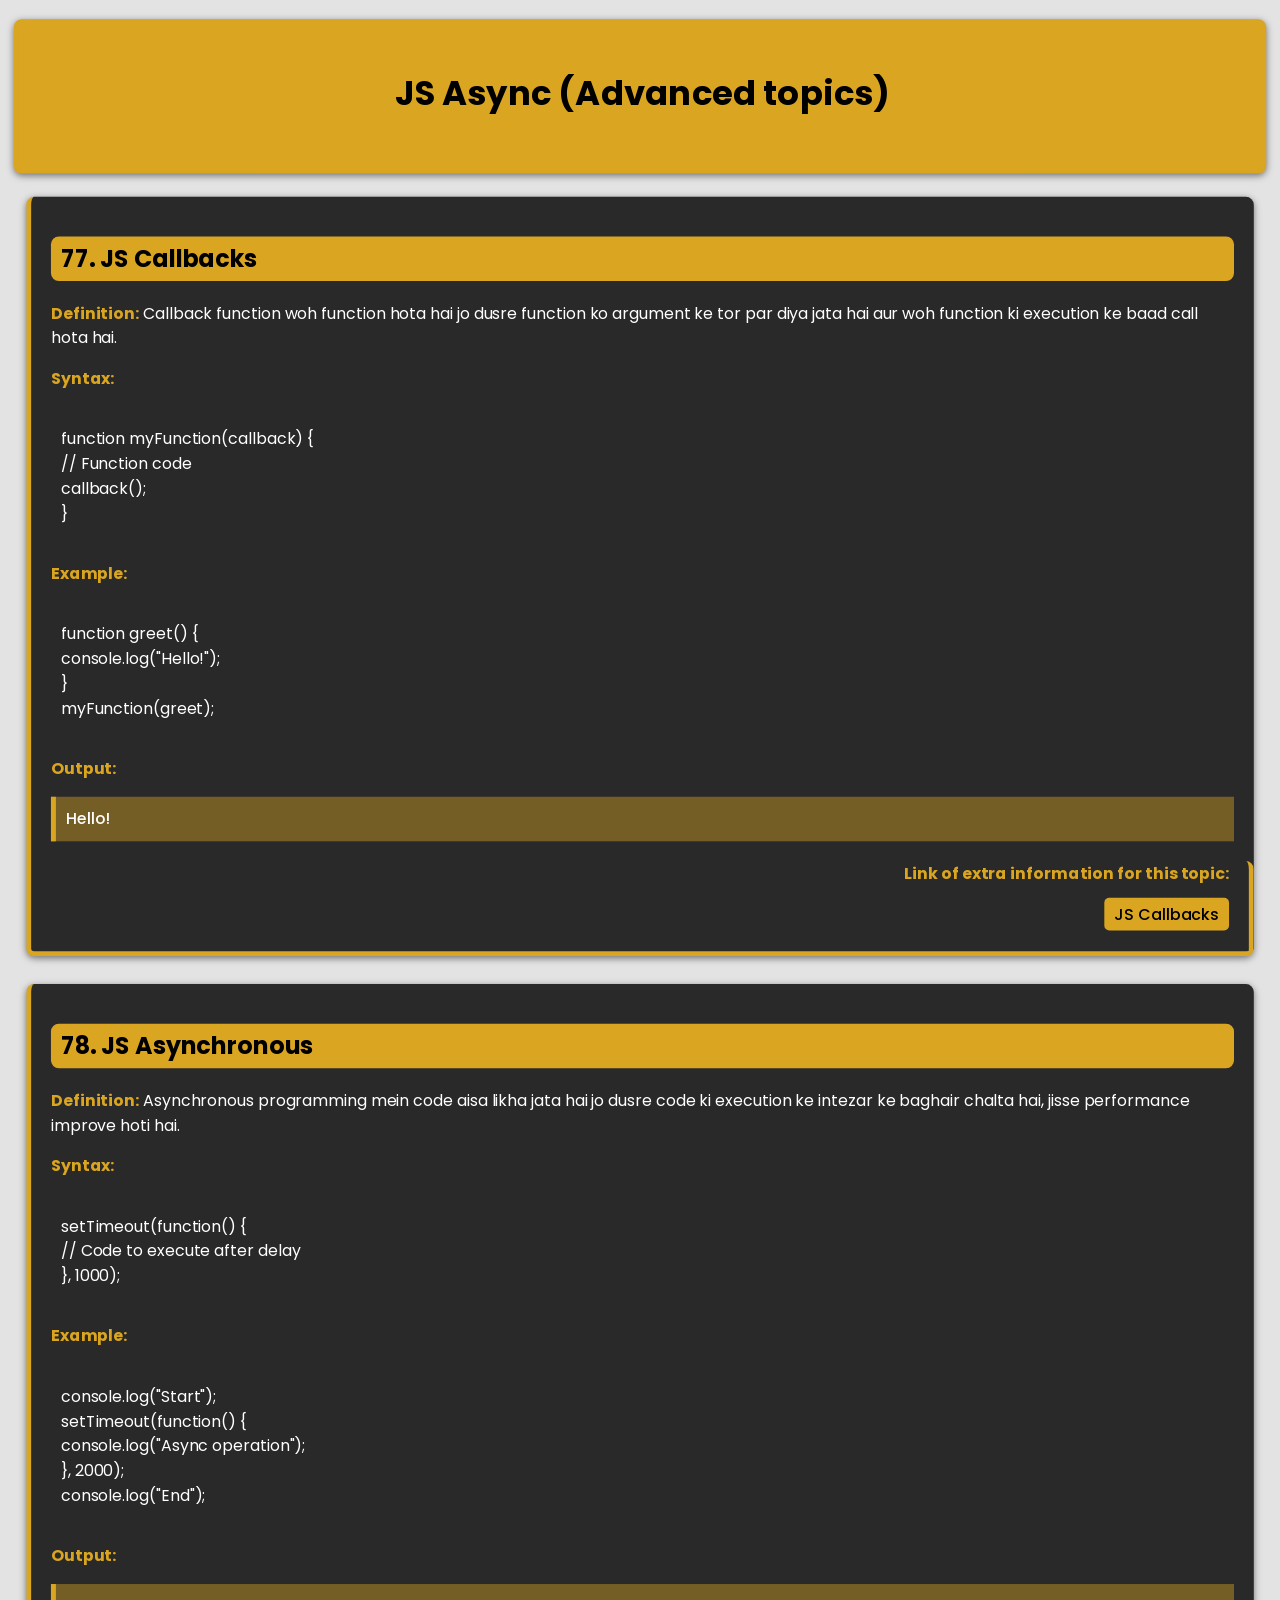
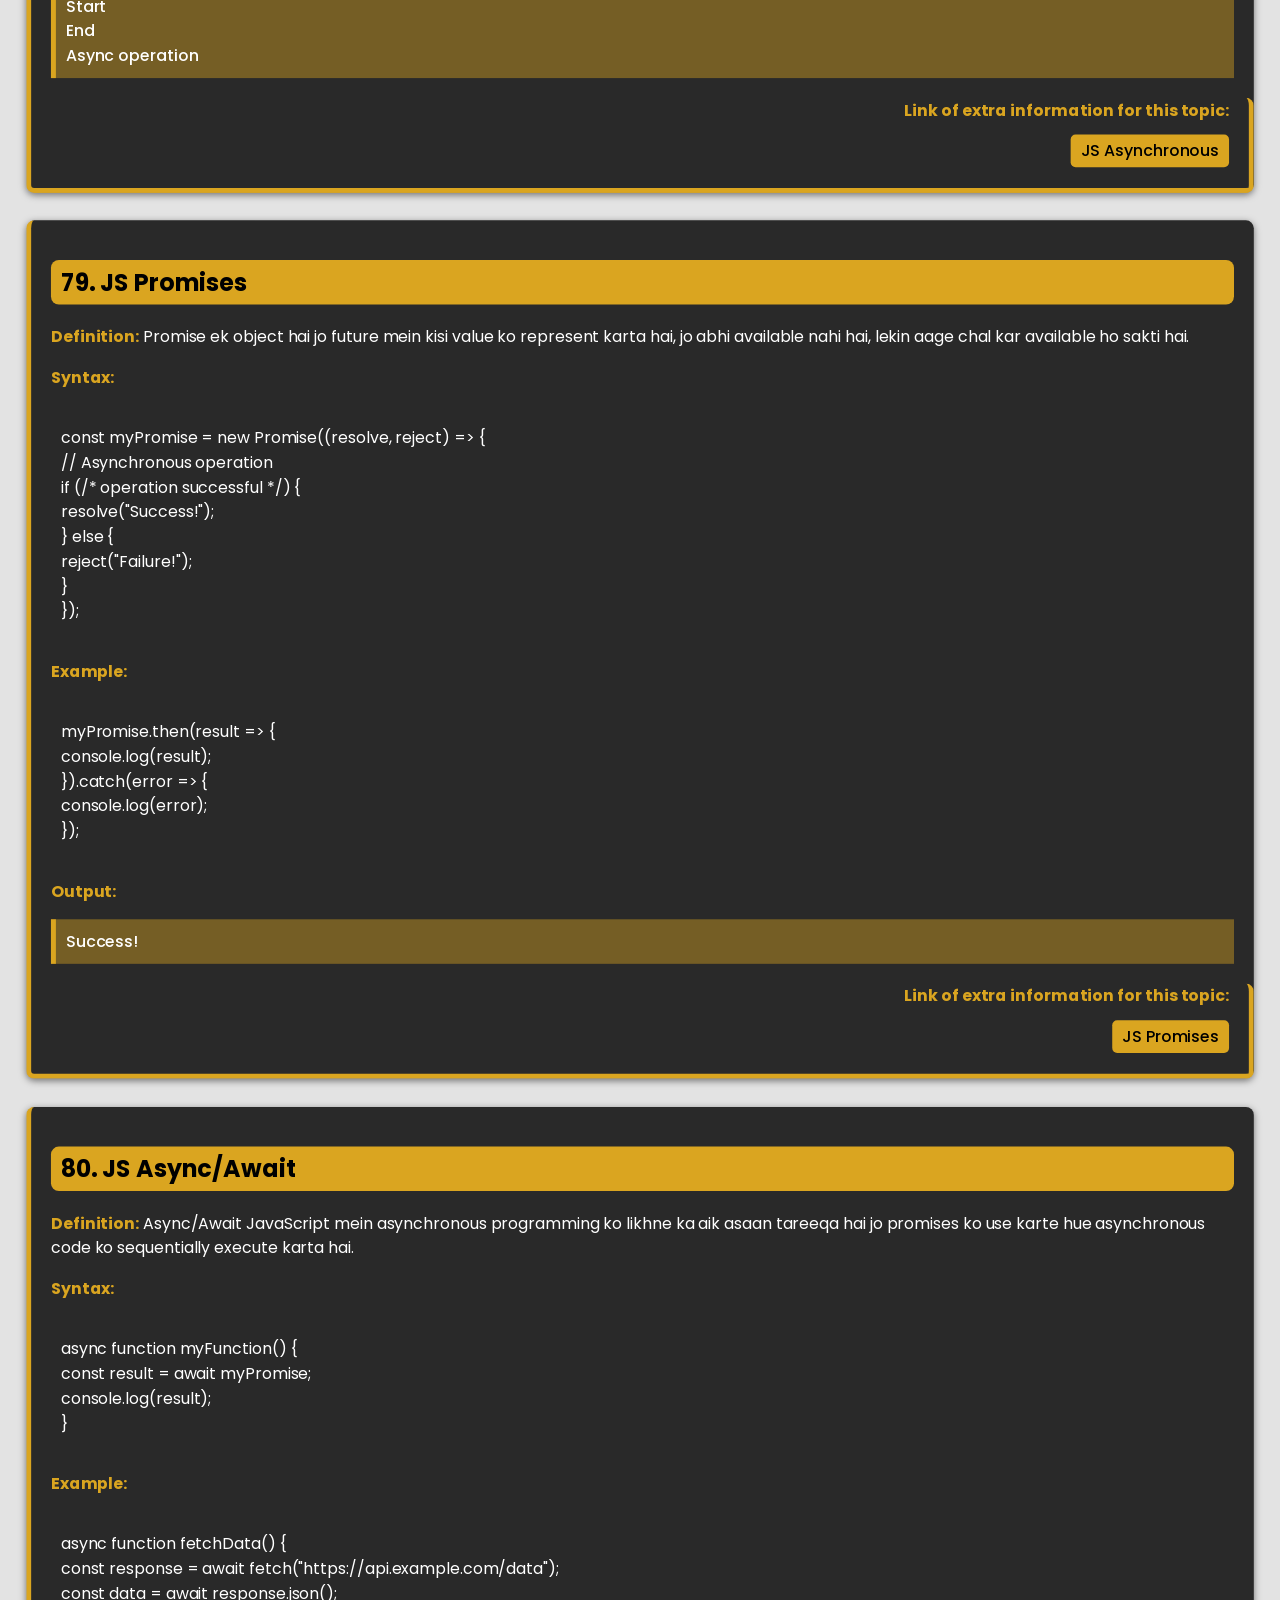
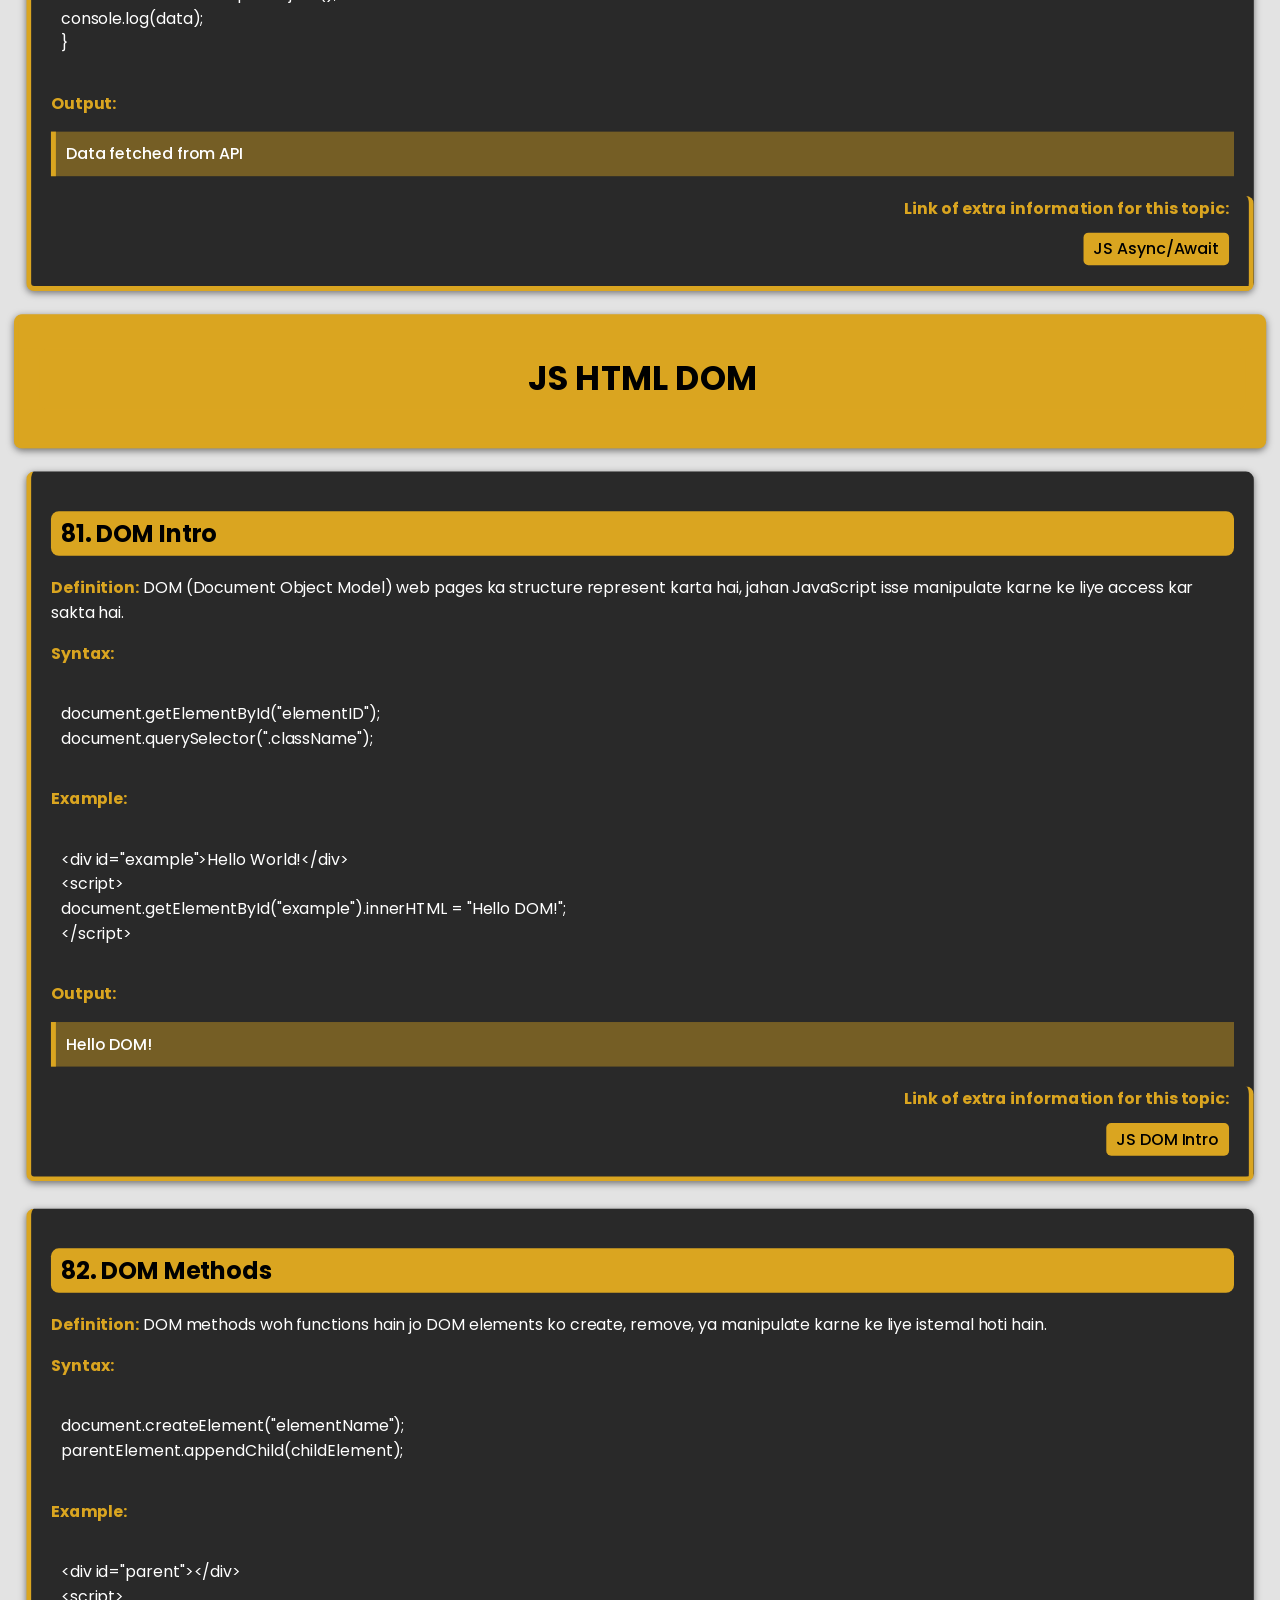
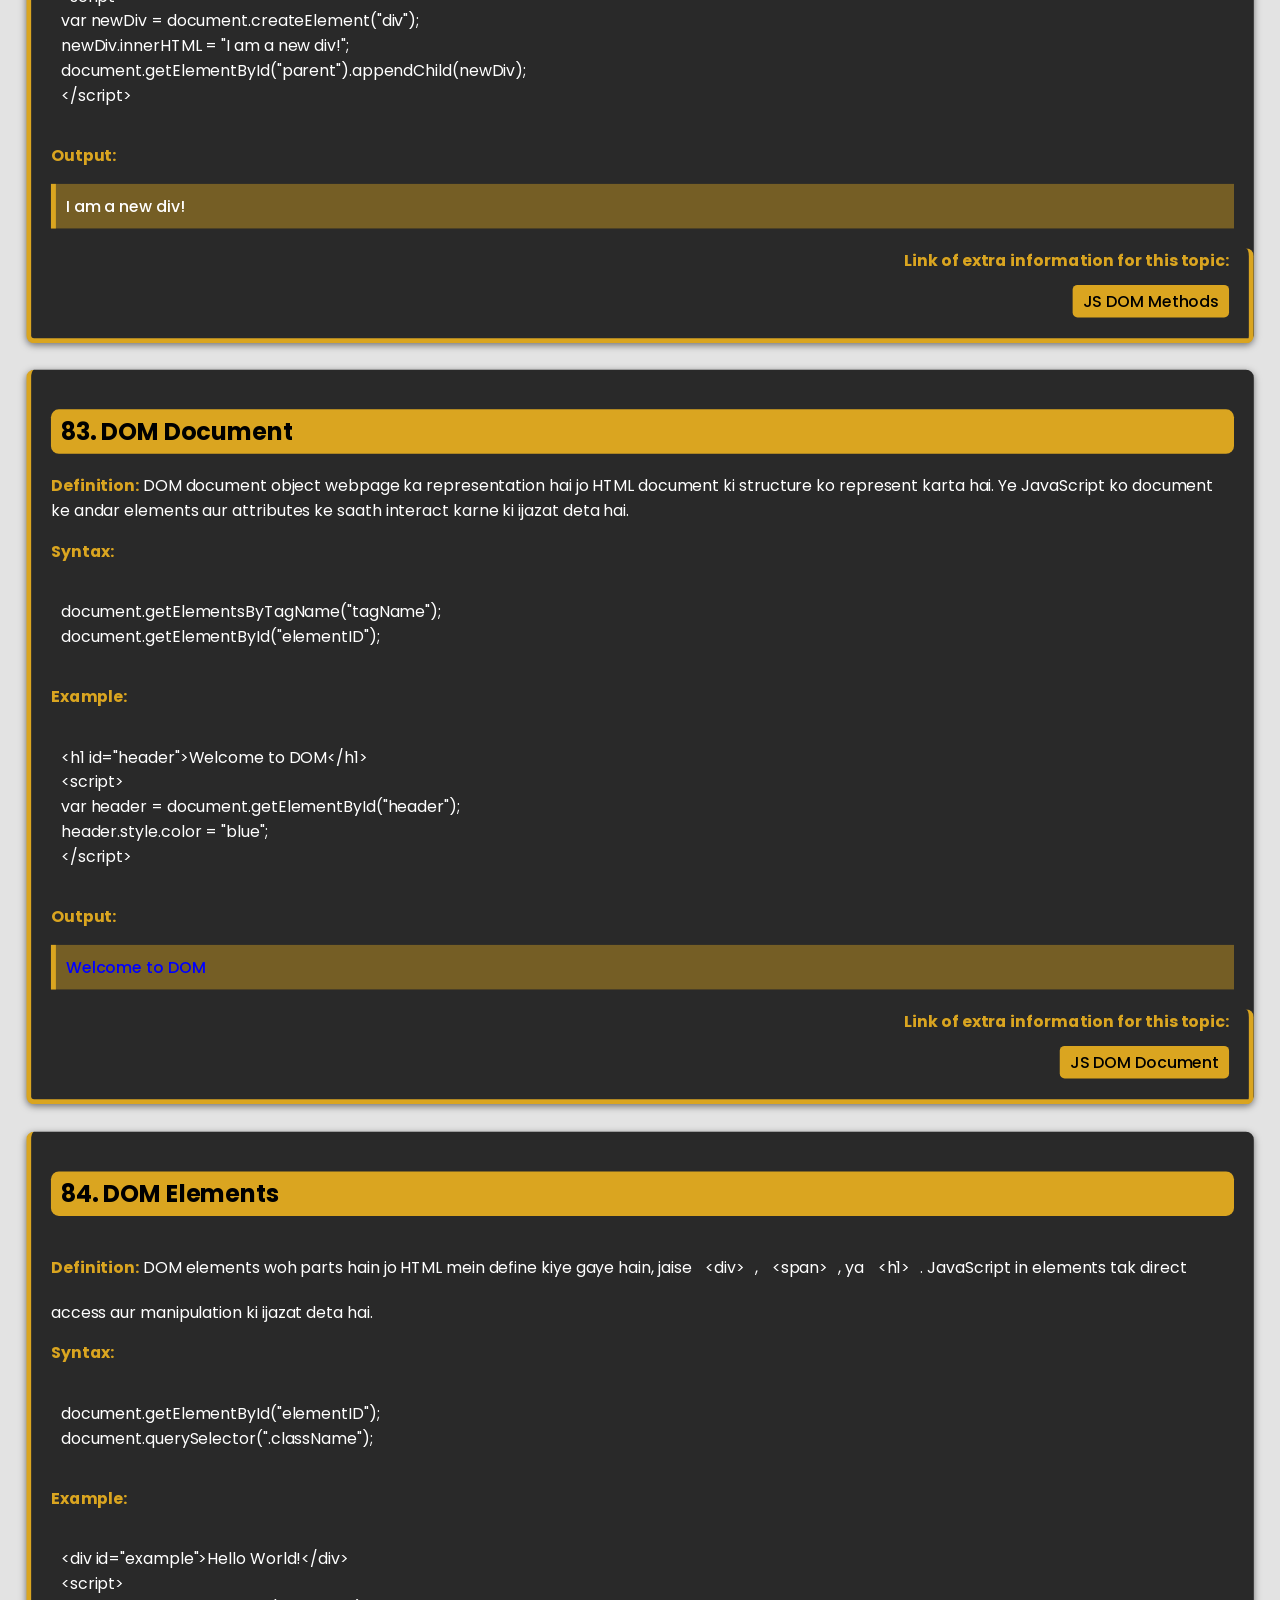
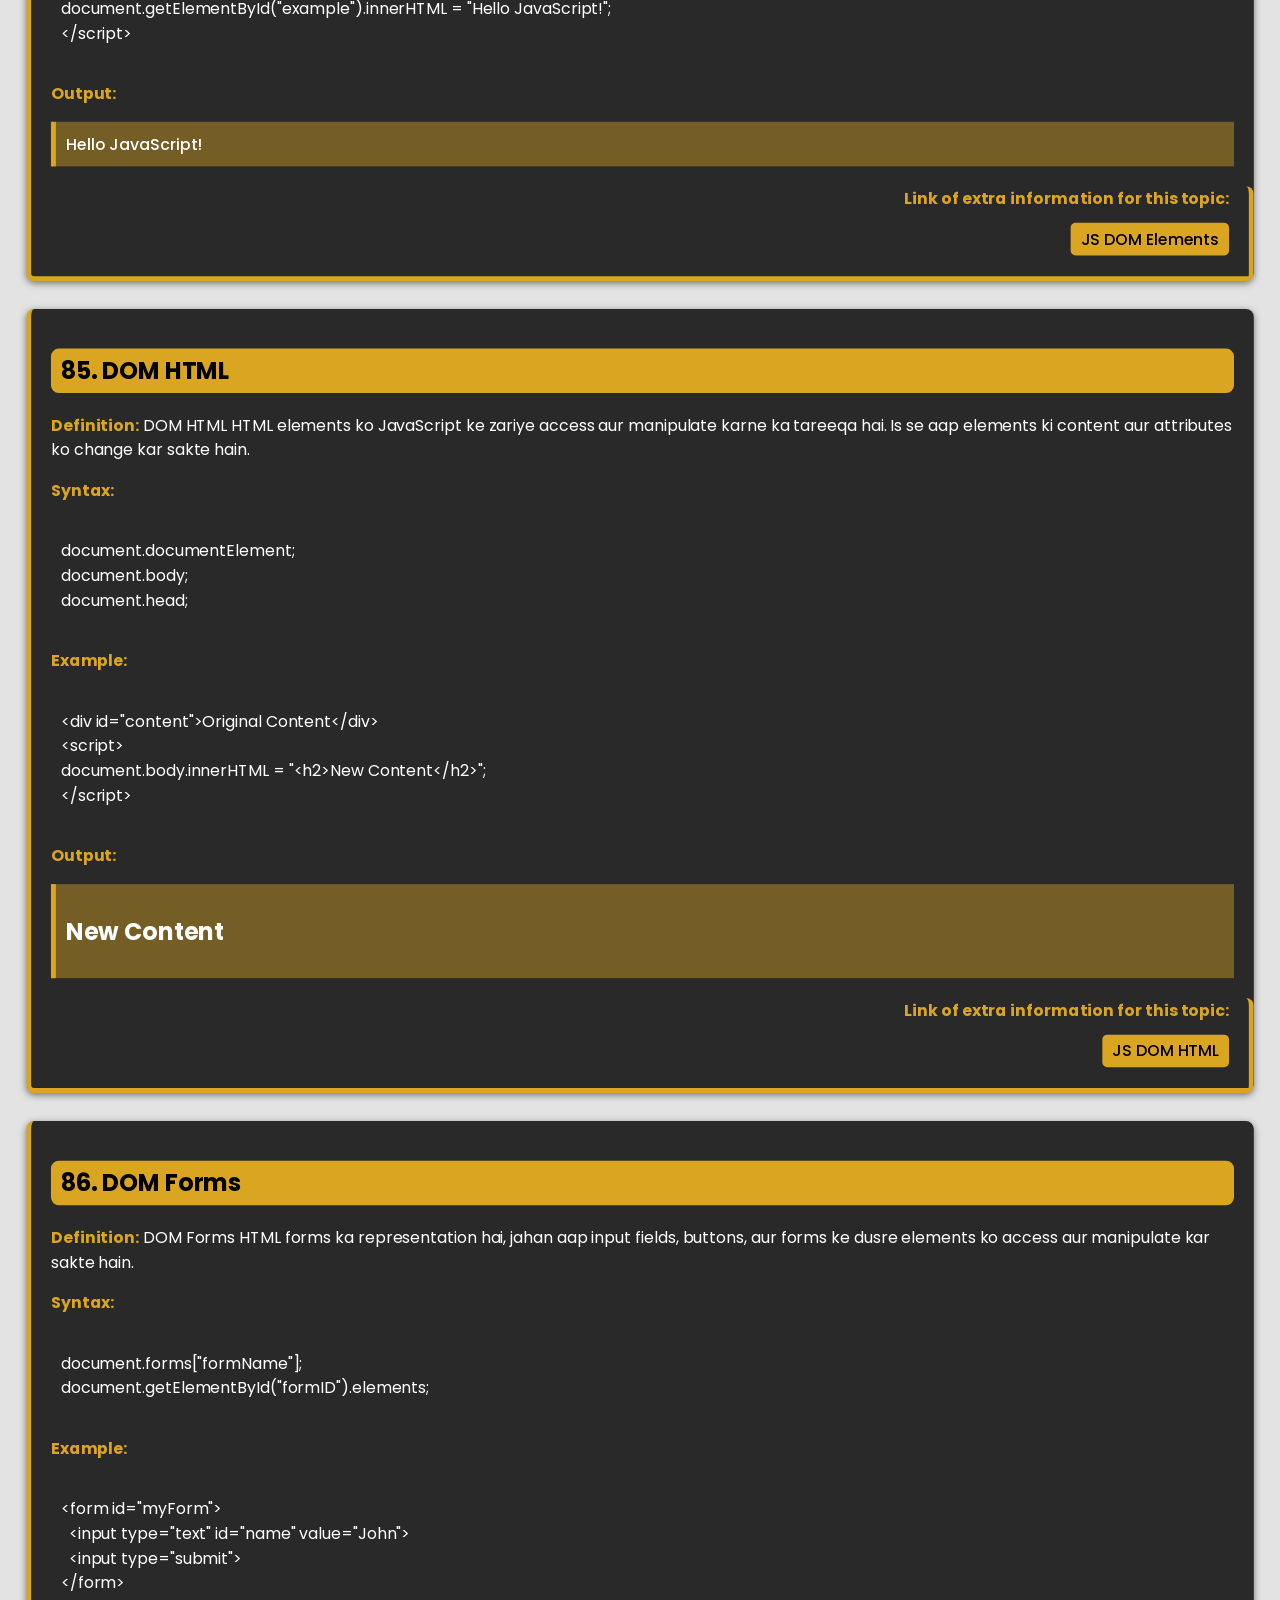
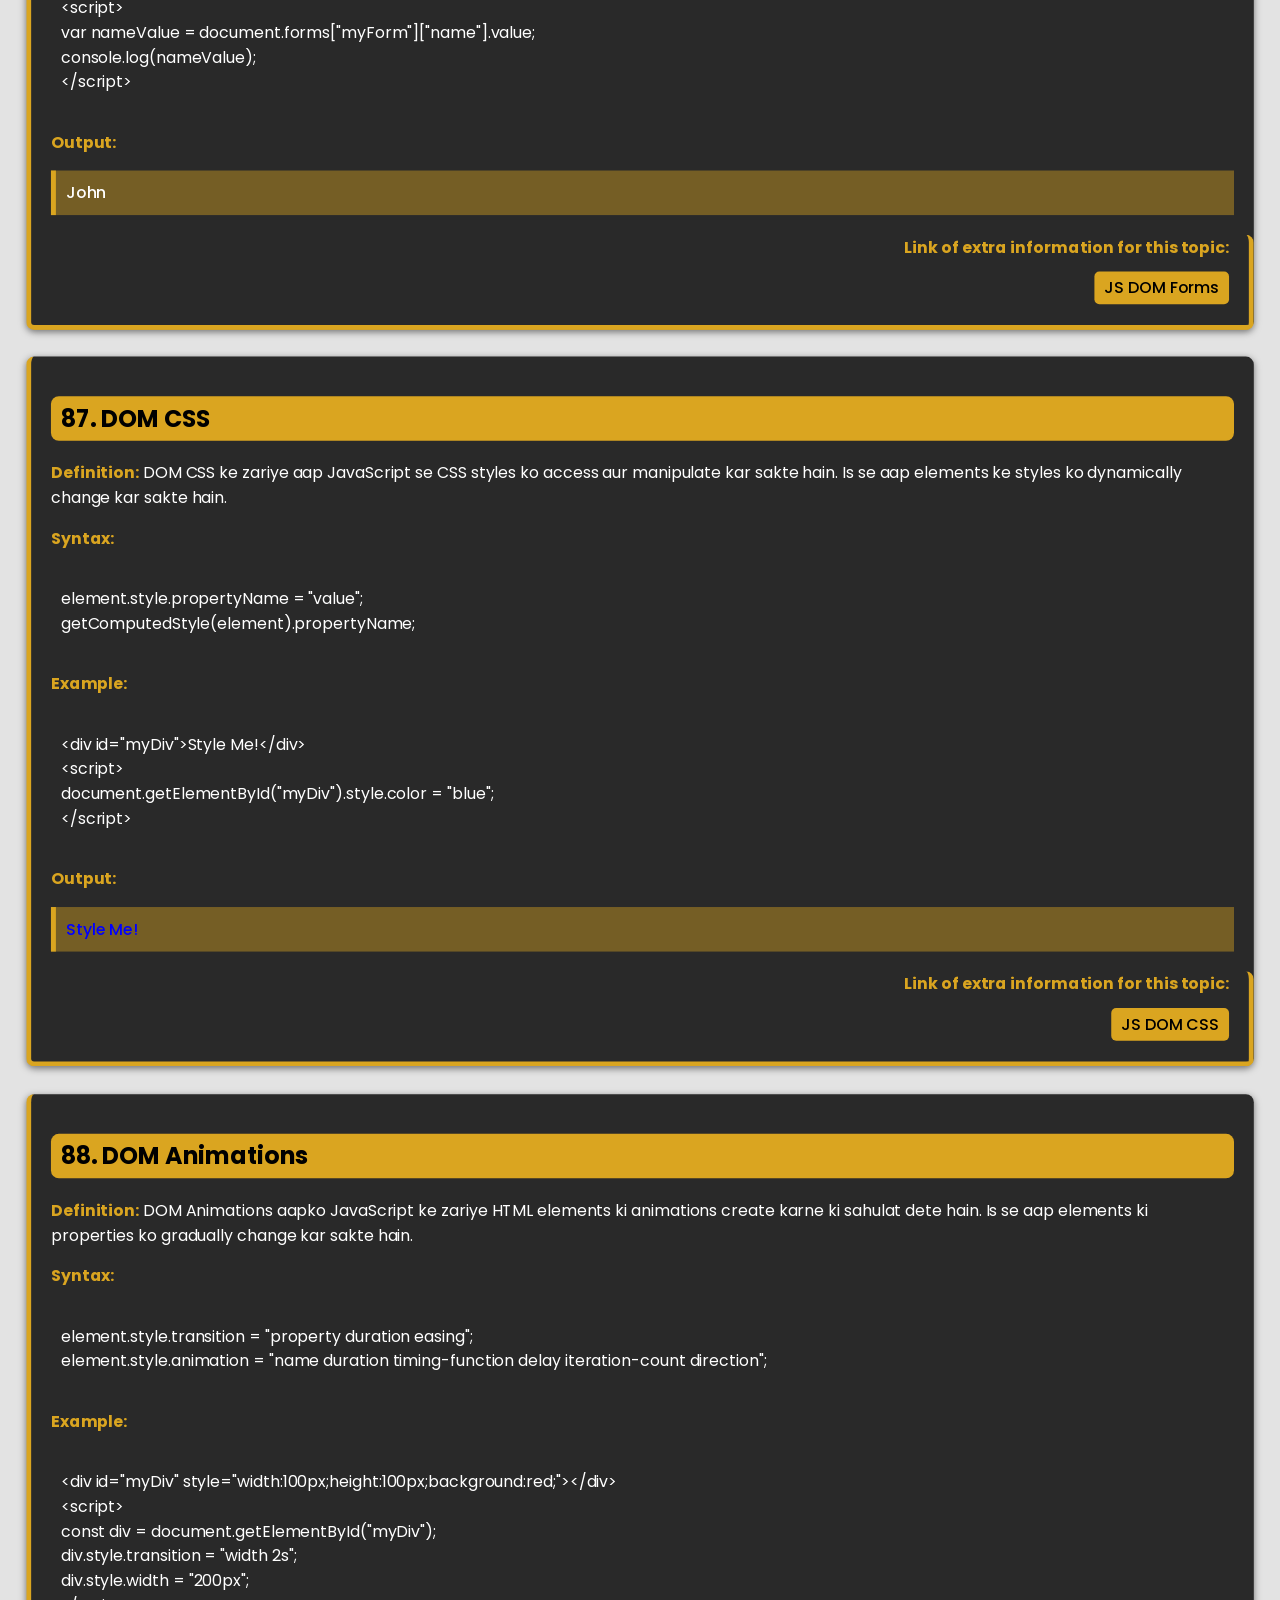
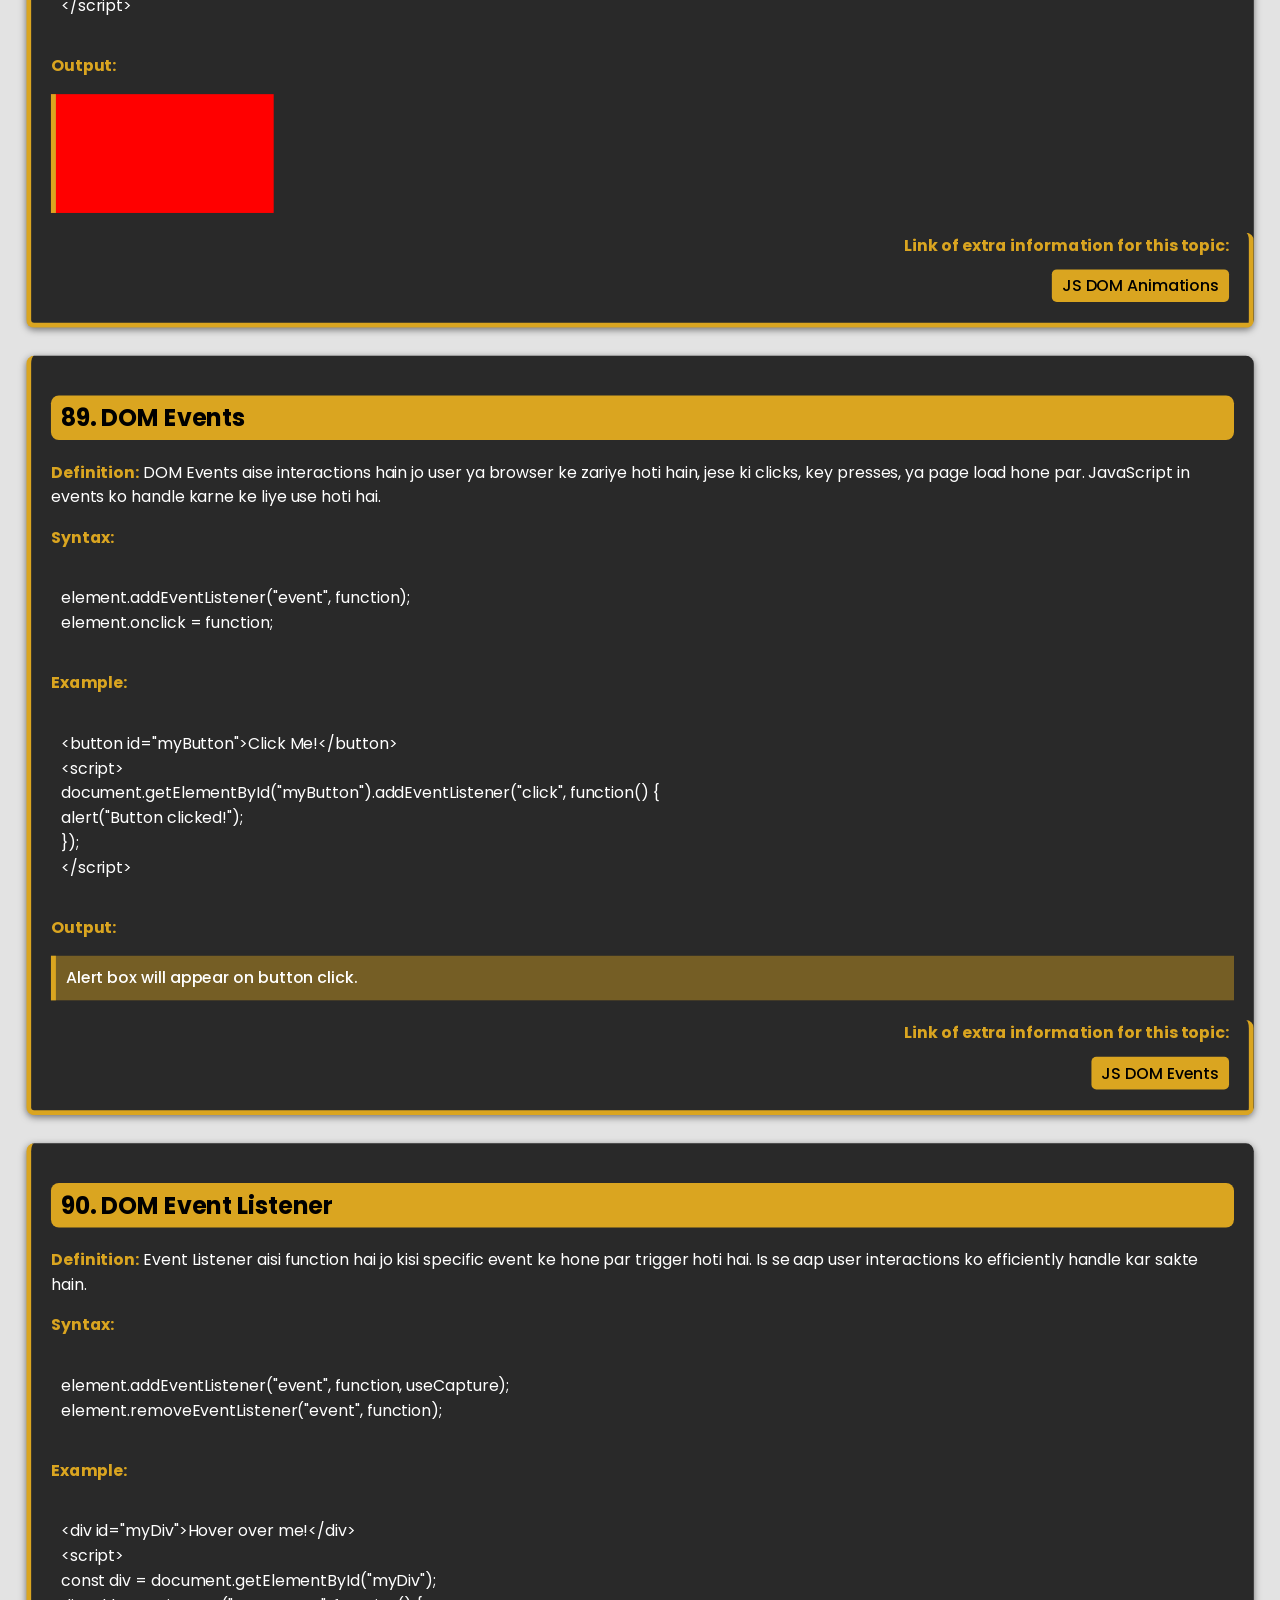
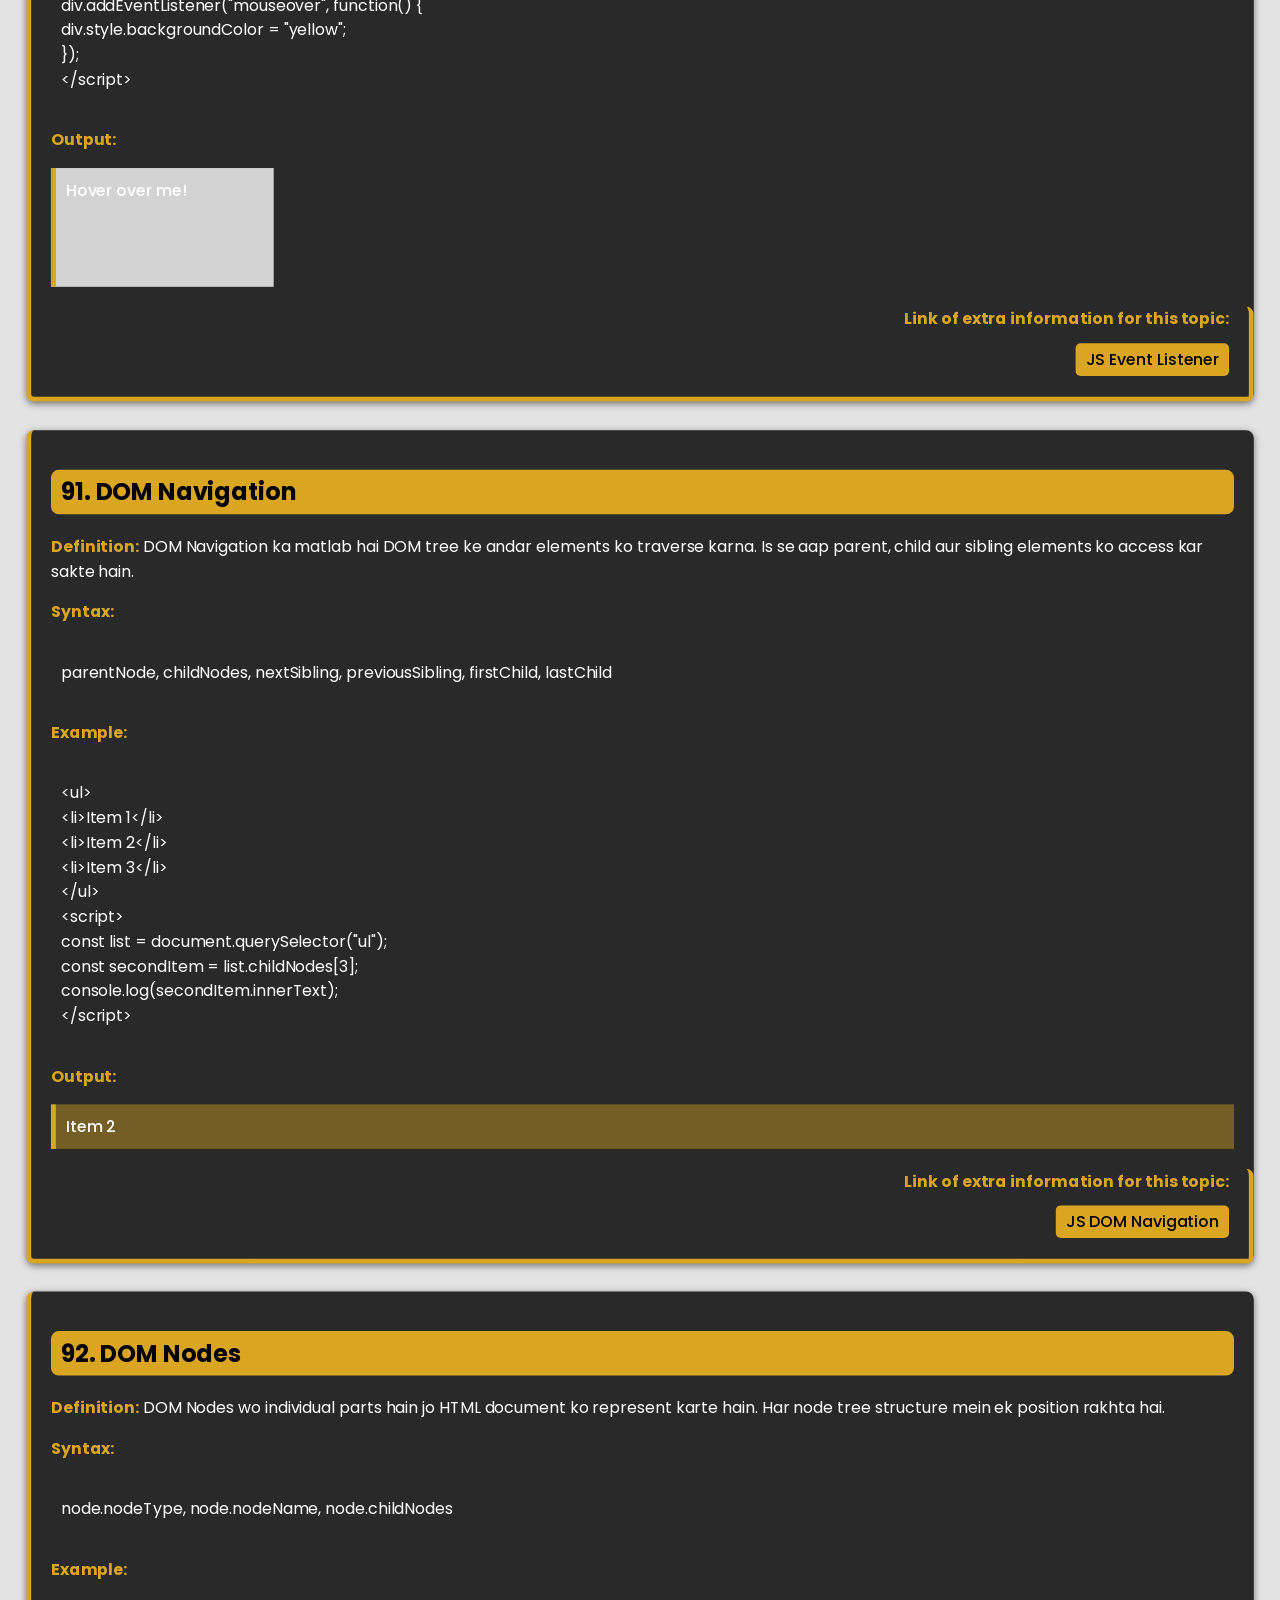
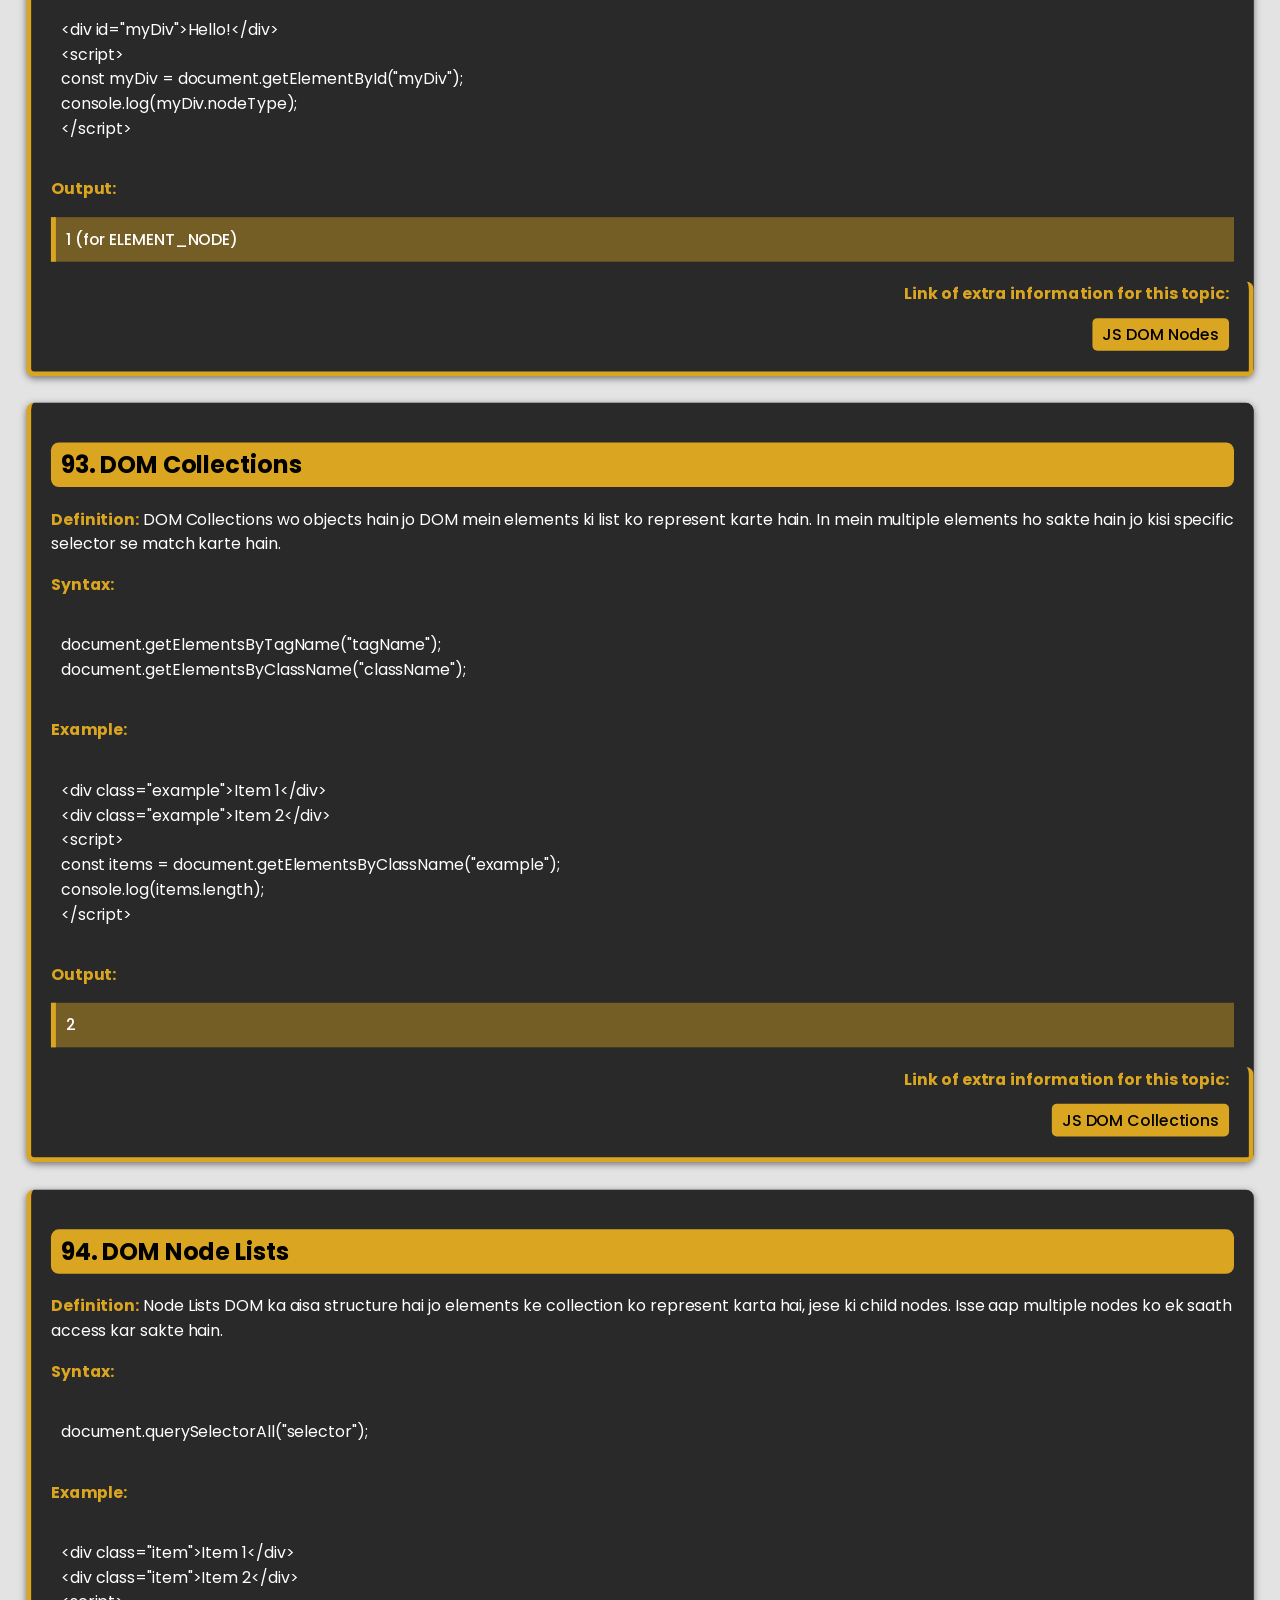
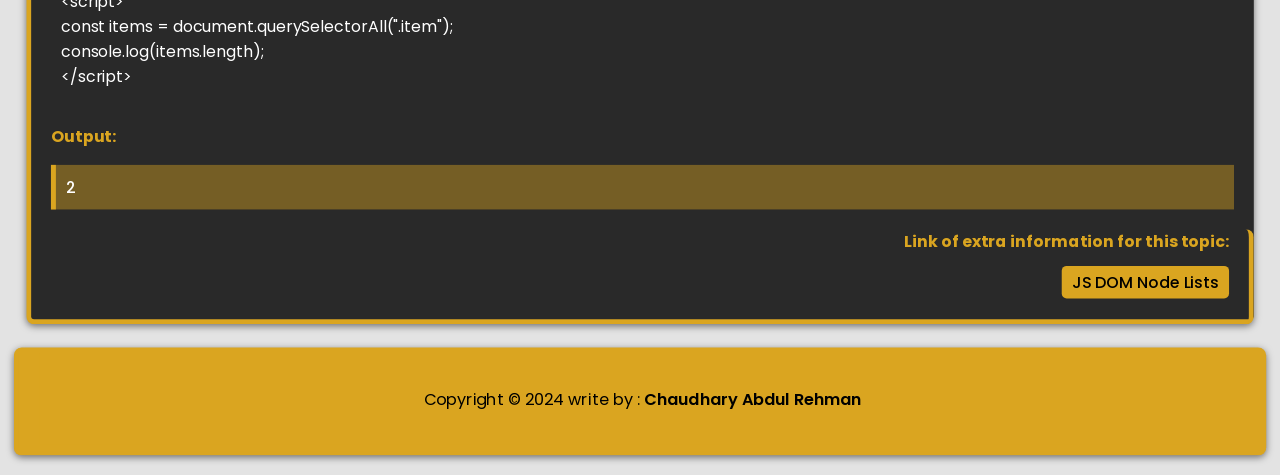
<file: JS Tutorial/JS Async.html>
<!DOCTYPE html>
<html lang="en">
  <head>
    <meta charset="UTF-8" />
    <meta name="viewport" content="width=device-width, initial-scale=1.0" />
    <title>JS Async</title>
    <link
      rel="stylesheet"
      href="https://cdnjs.cloudflare.com/ajax/libs/font-awesome/6.6.0/css/all.min.css"
    />
    <link rel="shortcut icon" href="img/js logo.png" type="image/x-icon" />
    <link rel="stylesheet" href="Js Tutorial.css" />
  </head>
  <body>
    <section id="title-section">
      <header>
        <h1 class="main-title">JS Async (Advanced topics)</h1>
      </header>
    </section>

    <section>
      <h1>77. JS Callbacks</h1>
      <p>
        <strong>Definition:</strong> Callback function woh function hota hai jo
        dusre function ko argument ke tor par diya jata hai aur woh function ki
        execution ke baad call hota hai.
      </p>

      <p><strong>Syntax:</strong></p>
      <code>
        function myFunction(callback) {<br />
        // Function code<br />
        callback();<br />
        }<br />
      </code>

      <p><strong>Example:</strong></p>
      <code>
        function greet() {<br />
        console.log("Hello!");<br />
        }<br />
        myFunction(greet);<br />
      </code>

      <p><strong>Output:</strong></p>
      <div class="output-box">Hello!</div>

      <div class="extra-info">
        <p><strong>Link of extra information for this topic:</strong></p>
        <a href="https://www.w3schools.com/js/js_callback.asp" target="_blank"
          >JS Callbacks</a
        >
      </div>
    </section>

    <section>
      <h1>78. JS Asynchronous</h1>
      <p>
        <strong>Definition:</strong> Asynchronous programming mein code aisa
        likha jata hai jo dusre code ki execution ke intezar ke baghair chalta
        hai, jisse performance improve hoti hai.
      </p>

      <p><strong>Syntax:</strong></p>
      <code>
        setTimeout(function() {<br />
        // Code to execute after delay<br />
        }, 1000);<br />
      </code>

      <p><strong>Example:</strong></p>
      <code>
        console.log("Start");<br />
        setTimeout(function() {<br />
        console.log("Async operation");<br />
        }, 2000);<br />
        console.log("End");<br />
      </code>

      <p><strong>Output:</strong></p>
      <div class="output-box">Start<br />End<br />Async operation</div>

      <div class="extra-info">
        <p><strong>Link of extra information for this topic:</strong></p>
        <a href="https://www.w3schools.com/js/js_async.asp" target="_blank"
          >JS Asynchronous</a
        >
      </div>
    </section>

    <section>
      <h1>79. JS Promises</h1>
      <p>
        <strong>Definition:</strong> Promise ek object hai jo future mein kisi
        value ko represent karta hai, jo abhi available nahi hai, lekin aage
        chal kar available ho sakti hai.
      </p>

      <p><strong>Syntax:</strong></p>
      <code>
        const myPromise = new Promise((resolve, reject) => {<br />
        // Asynchronous operation<br />
        if (/* operation successful */) {<br />
        resolve("Success!");<br />
        } else {<br />
        reject("Failure!");<br />
        }<br />
        });<br />
      </code>

      <p><strong>Example:</strong></p>
      <code>
        myPromise.then(result => {<br />
        console.log(result);<br />
        }).catch(error => {<br />
        console.log(error);<br />
        });<br />
      </code>

      <p><strong>Output:</strong></p>
      <div class="output-box">Success!</div>

      <div class="extra-info">
        <p><strong>Link of extra information for this topic:</strong></p>
        <a href="https://www.w3schools.com/js/js_promise.asp" target="_blank"
          >JS Promises</a
        >
      </div>
    </section>

    <section>
      <h1>80. JS Async/Await</h1>
      <p>
        <strong>Definition:</strong> Async/Await JavaScript mein asynchronous
        programming ko likhne ka aik asaan tareeqa hai jo promises ko use karte
        hue asynchronous code ko sequentially execute karta hai.
      </p>

      <p><strong>Syntax:</strong></p>
      <code>
        async function myFunction() {<br />
        const result = await myPromise;<br />
        console.log(result);<br />
        }<br />
      </code>

      <p><strong>Example:</strong></p>
      <code>
        async function fetchData() {<br />
        const response = await fetch("https://api.example.com/data");<br />
        const data = await response.json();<br />
        console.log(data);<br />
        }<br />
      </code>

      <p><strong>Output:</strong></p>
      <div class="output-box">Data fetched from API</div>

      <div class="extra-info">
        <p><strong>Link of extra information for this topic:</strong></p>
        <a href="https://www.w3schools.com/js/js_async.asp" target="_blank"
          >JS Async/Await</a
        >
      </div>
    </section>

    <section id="title-section">
      <h1 class="main-title">JS HTML DOM</h1>
    </section>

    <section>
      <h1>81. DOM Intro</h1>
      <p>
        <strong>Definition:</strong> DOM (Document Object Model) web pages ka
        structure represent karta hai, jahan JavaScript isse manipulate karne ke
        liye access kar sakta hai.
      </p>

      <p><strong>Syntax:</strong></p>
      <code>
        document.getElementById("elementID");<br />
        document.querySelector(".className");
      </code>

      <p><strong>Example:</strong></p>
      <code>
        &lt;div id="example"&gt;Hello World!&lt;/div&gt;<br />
        &lt;script&gt;<br />
        document.getElementById("example").innerHTML = "Hello DOM!";<br />
        &lt;/script&gt;
      </code>

      <p><strong>Output:</strong></p>
      <div class="output-box">Hello DOM!</div>

      <div class="extra-info">
        <p><strong>Link of extra information for this topic:</strong></p>
        <a href="https://www.w3schools.com/js/js_htmldom.asp" target="_blank"
          >JS DOM Intro</a
        >
      </div>
    </section>

    <section>
      <h1>82. DOM Methods</h1>
      <p>
        <strong>Definition:</strong> DOM methods woh functions hain jo DOM
        elements ko create, remove, ya manipulate karne ke liye istemal hoti
        hain.
      </p>

      <p><strong>Syntax:</strong></p>
      <code>
        document.createElement("elementName");<br />
        parentElement.appendChild(childElement);
      </code>

      <p><strong>Example:</strong></p>
      <code>
        &lt;div id="parent"&gt;&lt;/div&gt;<br />
        &lt;script&gt;<br />
        var newDiv = document.createElement("div");<br />
        newDiv.innerHTML = "I am a new div!";<br />
        document.getElementById("parent").appendChild(newDiv);<br />
        &lt;/script&gt;
      </code>

      <p><strong>Output:</strong></p>
      <div class="output-box">I am a new div!</div>

      <div class="extra-info">
        <p><strong>Link of extra information for this topic:</strong></p>
        <a
          href="https://www.w3schools.com/js/js_htmldom_methods.asp"
          target="_blank"
          >JS DOM Methods</a
        >
      </div>
    </section>

    <section>
      <h1>83. DOM Document</h1>
      <p>
        <strong>Definition:</strong> DOM document object webpage ka
        representation hai jo HTML document ki structure ko represent karta hai.
        Ye JavaScript ko document ke andar elements aur attributes ke saath
        interact karne ki ijazat deta hai.
      </p>

      <p><strong>Syntax:</strong></p>
      <code>
        document.getElementsByTagName("tagName");<br />
        document.getElementById("elementID");
      </code>

      <p><strong>Example:</strong></p>
      <code>
        &lt;h1 id="header"&gt;Welcome to DOM&lt;/h1&gt;<br />
        &lt;script&gt;<br />
        var header = document.getElementById("header");<br />
        header.style.color = "blue";<br />
        &lt;/script&gt;
      </code>

      <p><strong>Output:</strong></p>
      <div class="output-box" style="color: blue">Welcome to DOM</div>

      <div class="extra-info">
        <p><strong>Link of extra information for this topic:</strong></p>
        <a
          href="https://www.w3schools.com/js/js_htmldom_document.asp"
          target="_blank"
          >JS DOM Document</a
        >
      </div>
    </section>

    <section>
      <h1>84. DOM Elements</h1>
      <p>
        <strong>Definition:</strong> DOM elements woh parts hain jo HTML mein
        define kiye gaye hain, jaise <code>&lt;div&gt;</code>,
        <code>&lt;span&gt;</code>, ya <code>&lt;h1&gt;</code>. JavaScript in
        elements tak direct access aur manipulation ki ijazat deta hai.
      </p>

      <p><strong>Syntax:</strong></p>
      <code>
        document.getElementById("elementID");<br />
        document.querySelector(".className");
      </code>

      <p><strong>Example:</strong></p>
      <code>
        &lt;div id="example"&gt;Hello World!&lt;/div&gt;<br />
        &lt;script&gt;<br />
        document.getElementById("example").innerHTML = "Hello JavaScript!";<br />
        &lt;/script&gt;
      </code>

      <p><strong>Output:</strong></p>
      <div class="output-box">Hello JavaScript!</div>

      <div class="extra-info">
        <p><strong>Link of extra information for this topic:</strong></p>
        <a
          href="https://www.w3schools.com/js/js_htmldom_elements.asp"
          target="_blank"
          >JS DOM Elements</a
        >
      </div>
    </section>

    <section>
      <h1>85. DOM HTML</h1>
      <p>
        <strong>Definition:</strong> DOM HTML HTML elements ko JavaScript ke
        zariye access aur manipulate karne ka tareeqa hai. Is se aap elements ki
        content aur attributes ko change kar sakte hain.
      </p>

      <p><strong>Syntax:</strong></p>
      <code>
        document.documentElement;<br />
        document.body;<br />
        document.head;
      </code>

      <p><strong>Example:</strong></p>
      <code>
        &lt;div id="content"&gt;Original Content&lt;/div&gt;<br />
        &lt;script&gt;<br />
        document.body.innerHTML = "&lt;h2&gt;New Content&lt;/h2&gt;";<br />
        &lt;/script&gt;
      </code>

      <p><strong>Output:</strong></p>
      <div class="output-box"><h2>New Content</h2></div>

      <div class="extra-info">
        <p><strong>Link of extra information for this topic:</strong></p>
        <a
          href="https://www.w3schools.com/js/js_htmldom_html.asp"
          target="_blank"
          >JS DOM HTML</a
        >
      </div>
    </section>

    <section>
      <h1>86. DOM Forms</h1>
      <p>
        <strong>Definition:</strong> DOM Forms HTML forms ka representation hai,
        jahan aap input fields, buttons, aur forms ke dusre elements ko access
        aur manipulate kar sakte hain.
      </p>

      <p><strong>Syntax:</strong></p>
      <code>
        document.forms["formName"];<br />
        document.getElementById("formID").elements;
      </code>

      <p><strong>Example:</strong></p>
      <code>
        &lt;form id="myForm"&gt;<br />
        &nbsp;&nbsp;&lt;input type="text" id="name" value="John"&gt;<br />
        &nbsp;&nbsp;&lt;input type="submit"&gt;<br />
        &lt;/form&gt;<br />
        &lt;script&gt;<br />
        var nameValue = document.forms["myForm"]["name"].value;<br />
        console.log(nameValue);<br />
        &lt;/script&gt;
      </code>

      <p><strong>Output:</strong></p>
      <div class="output-box">John</div>

      <div class="extra-info">
        <p><strong>Link of extra information for this topic:</strong></p>
        <a href="https://www.w3schools.com/js/js_validation.asp" target="_blank"
          >JS DOM Forms</a
        >
      </div>
    </section>

    <section>
      <h1>87. DOM CSS</h1>
      <p>
        <strong>Definition:</strong> DOM CSS ke zariye aap JavaScript se CSS
        styles ko access aur manipulate kar sakte hain. Is se aap elements ke
        styles ko dynamically change kar sakte hain.
      </p>

      <p><strong>Syntax:</strong></p>
      <code>
        element.style.propertyName = "value";<br />
        getComputedStyle(element).propertyName;
      </code>

      <p><strong>Example:</strong></p>
      <code>
        &lt;div id="myDiv"&gt;Style Me!&lt;/div&gt;<br />
        &lt;script&gt;<br />
        document.getElementById("myDiv").style.color = "blue";<br />
        &lt;/script&gt;
      </code>

      <p><strong>Output:</strong></p>
      <div class="output-box" style="color: blue">Style Me!</div>

      <div class="extra-info">
        <p><strong>Link of extra information for this topic:</strong></p>
        <a
          href="https://www.w3schools.com/js/js_htmldom_css.asp"
          target="_blank"
          >JS DOM CSS</a
        >
      </div>
    </section>

    <section>
      <h1>88. DOM Animations</h1>
      <p>
        <strong>Definition:</strong> DOM Animations aapko JavaScript ke zariye
        HTML elements ki animations create karne ki sahulat dete hain. Is se aap
        elements ki properties ko gradually change kar sakte hain.
      </p>

      <p><strong>Syntax:</strong></p>
      <code>
        element.style.transition = "property duration easing";<br />
        element.style.animation = "name duration timing-function delay
        iteration-count direction";
      </code>

      <p><strong>Example:</strong></p>
      <code>
        &lt;div id="myDiv"
        style="width:100px;height:100px;background:red;"&gt;&lt;/div&gt;<br />
        &lt;script&gt;<br />
        const div = document.getElementById("myDiv");<br />
        div.style.transition = "width 2s";<br />
        div.style.width = "200px";<br />
        &lt;/script&gt;
      </code>

      <p><strong>Output:</strong></p>
      <div
        class="output-box"
        style="width: 200px; height: 100px; background: red"
      >
        &nbsp;
      </div>

      <div class="extra-info">
        <p><strong>Link of extra information for this topic:</strong></p>
        <a
          href="https://www.w3schools.com/js/js_htmldom_animate.asp"
          target="_blank"
          >JS DOM Animations</a
        >
      </div>
    </section>

    <section>
      <h1>89. DOM Events</h1>
      <p>
        <strong>Definition:</strong> DOM Events aise interactions hain jo user
        ya browser ke zariye hoti hain, jese ki clicks, key presses, ya page
        load hone par. JavaScript in events ko handle karne ke liye use hoti
        hai.
      </p>

      <p><strong>Syntax:</strong></p>
      <code>
        element.addEventListener("event", function);<br />
        element.onclick = function;
      </code>

      <p><strong>Example:</strong></p>
      <code>
        &lt;button id="myButton"&gt;Click Me!&lt;/button&gt;<br />
        &lt;script&gt;<br />
        document.getElementById("myButton").addEventListener("click", function()
        {<br />
        alert("Button clicked!");<br />
        });<br />
        &lt;/script&gt;
      </code>

      <p><strong>Output:</strong></p>
      <div class="output-box">Alert box will appear on button click.</div>

      <div class="extra-info">
        <p><strong>Link of extra information for this topic:</strong></p>
        <a
          href="https://www.w3schools.com/js/js_htmldom_events.asp"
          target="_blank"
          >JS DOM Events</a
        >
      </div>
    </section>

    <section>
      <h1>90. DOM Event Listener</h1>
      <p>
        <strong>Definition:</strong> Event Listener aisi function hai jo kisi
        specific event ke hone par trigger hoti hai. Is se aap user interactions
        ko efficiently handle kar sakte hain.
      </p>

      <p><strong>Syntax:</strong></p>
      <code>
        element.addEventListener("event", function, useCapture);<br />
        element.removeEventListener("event", function);
      </code>

      <p><strong>Example:</strong></p>
      <code>
        &lt;div id="myDiv"&gt;Hover over me!&lt;/div&gt;<br />
        &lt;script&gt;<br />
        const div = document.getElementById("myDiv");<br />
        div.addEventListener("mouseover", function() {<br />
        div.style.backgroundColor = "yellow";<br />
        });<br />
        &lt;/script&gt;
      </code>

      <p><strong>Output:</strong></p>
      <div
        class="output-box"
        style="width: 200px; height: 100px; background: lightgrey"
      >
        Hover over me!
      </div>

      <div class="extra-info">
        <p><strong>Link of extra information for this topic:</strong></p>
        <a
          href="https://www.w3schools.com/js/js_htmldom_eventlistener.asp"
          target="_blank"
          >JS Event Listener</a
        >
      </div>
    </section>

    <section>
      <h1>91. DOM Navigation</h1>
      <p>
        <strong>Definition:</strong> DOM Navigation ka matlab hai DOM tree ke
        andar elements ko traverse karna. Is se aap parent, child aur sibling
        elements ko access kar sakte hain.
      </p>

      <p><strong>Syntax:</strong></p>
      <code>
        parentNode, childNodes, nextSibling, previousSibling, firstChild,
        lastChild
      </code>

      <p><strong>Example:</strong></p>
      <code>
        &lt;ul&gt;<br />
        &lt;li&gt;Item 1&lt;/li&gt;<br />
        &lt;li&gt;Item 2&lt;/li&gt;<br />
        &lt;li&gt;Item 3&lt;/li&gt;<br />
        &lt;/ul&gt;<br />
        &lt;script&gt;<br />
        const list = document.querySelector("ul");<br />
        const secondItem = list.childNodes[3];<br />
        console.log(secondItem.innerText);<br />
        &lt;/script&gt;
      </code>

      <p><strong>Output:</strong></p>
      <div class="output-box">Item 2</div>

      <div class="extra-info">
        <p><strong>Link of extra information for this topic:</strong></p>
        <a
          href="https://www.w3schools.com/js/js_htmldom_navigation.asp"
          target="_blank"
          >JS DOM Navigation</a
        >
      </div>
    </section>

    <section>
      <h1>92. DOM Nodes</h1>
      <p>
        <strong>Definition:</strong> DOM Nodes wo individual parts hain jo HTML
        document ko represent karte hain. Har node tree structure mein ek
        position rakhta hai.
      </p>

      <p><strong>Syntax:</strong></p>
      <code> node.nodeType, node.nodeName, node.childNodes </code>

      <p><strong>Example:</strong></p>
      <code>
        &lt;div id="myDiv"&gt;Hello!&lt;/div&gt;<br />
        &lt;script&gt;<br />
        const myDiv = document.getElementById("myDiv");<br />
        console.log(myDiv.nodeType);<br />
        &lt;/script&gt;
      </code>

      <p><strong>Output:</strong></p>
      <div class="output-box">1 (for ELEMENT_NODE)</div>

      <div class="extra-info">
        <p><strong>Link of extra information for this topic:</strong></p>
        <a
          href="https://www.w3schools.com/js/js_htmldom_nodes.asp"
          target="_blank"
          >JS DOM Nodes</a
        >
      </div>
    </section>

    <section>
      <h1>93. DOM Collections</h1>
      <p>
        <strong>Definition:</strong> DOM Collections wo objects hain jo DOM mein
        elements ki list ko represent karte hain. In mein multiple elements ho
        sakte hain jo kisi specific selector se match karte hain.
      </p>

      <p><strong>Syntax:</strong></p>
      <code>
        document.getElementsByTagName("tagName");<br />
        document.getElementsByClassName("className");
      </code>

      <p><strong>Example:</strong></p>
      <code>
        &lt;div class="example"&gt;Item 1&lt;/div&gt;<br />
        &lt;div class="example"&gt;Item 2&lt;/div&gt;<br />
        &lt;script&gt;<br />
        const items = document.getElementsByClassName("example");<br />
        console.log(items.length);<br />
        &lt;/script&gt;
      </code>

      <p><strong>Output:</strong></p>
      <div class="output-box">2</div>

      <div class="extra-info">
        <p><strong>Link of extra information for this topic:</strong></p>
        <a
          href="https://www.w3schools.com/js/js_htmldom_collections.asp"
          target="_blank"
          >JS DOM Collections</a
        >
      </div>
    </section>

    <section>
      <h1>94. DOM Node Lists</h1>
      <p>
        <strong>Definition:</strong> Node Lists DOM ka aisa structure hai jo
        elements ke collection ko represent karta hai, jese ki child nodes. Isse
        aap multiple nodes ko ek saath access kar sakte hain.
      </p>

      <p><strong>Syntax:</strong></p>
      <code> document.querySelectorAll("selector"); </code>

      <p><strong>Example:</strong></p>
      <code>
        &lt;div class="item"&gt;Item 1&lt;/div&gt;<br />
        &lt;div class="item"&gt;Item 2&lt;/div&gt;<br />
        &lt;script&gt;<br />
        const items = document.querySelectorAll(".item");<br />
        console.log(items.length);<br />
        &lt;/script&gt;
      </code>

      <p><strong>Output:</strong></p>
      <div class="output-box">2</div>

      <div class="extra-info">
        <p><strong>Link of extra information for this topic:</strong></p>
        <a
          href="https://www.w3schools.com/js/js_htmldom_nodelist.asp"
          target="_blank"
          >JS DOM Node Lists</a
        >
      </div>
    </section>

    <section id="footer-section">
      <footer>
        <p>Copyright © 2024 write by : <span>Chaudhary Abdul Rehman</span></p>
      </footer>
    </section>
  </body>
</html>
</file>
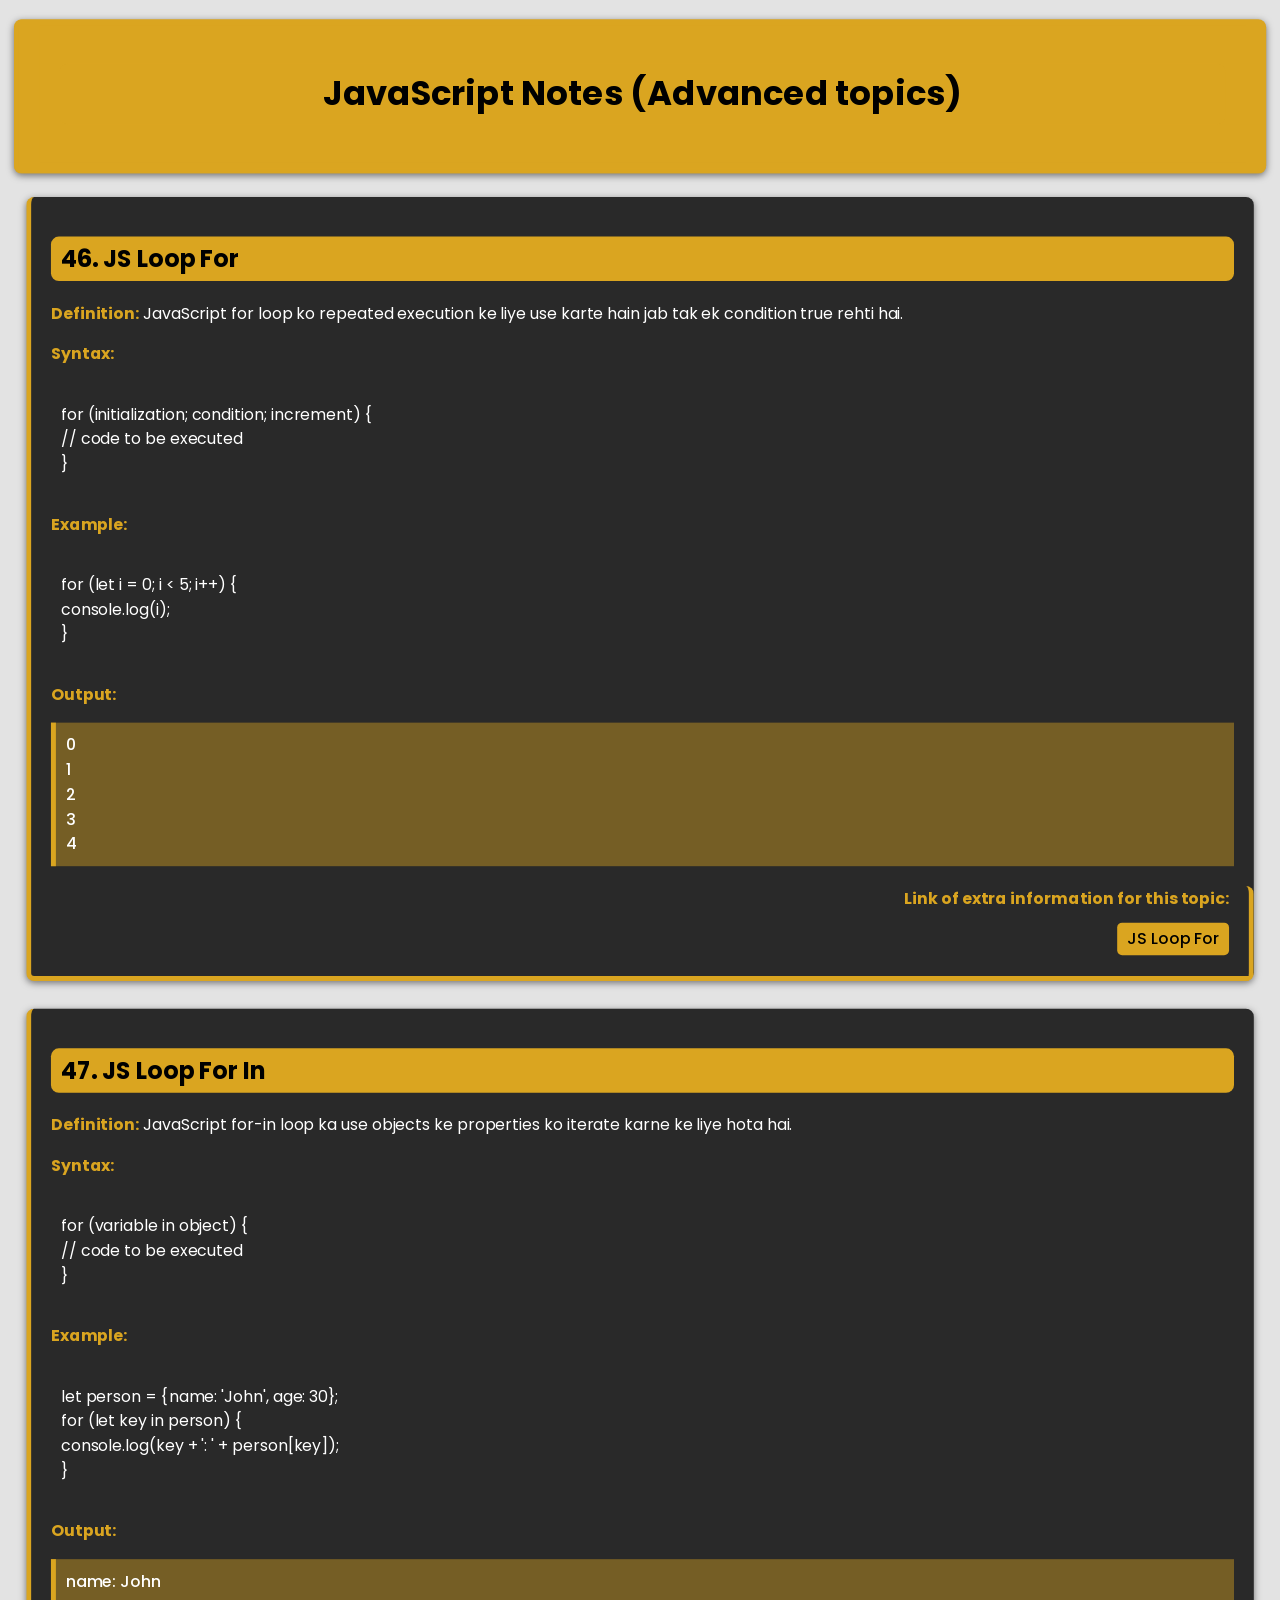
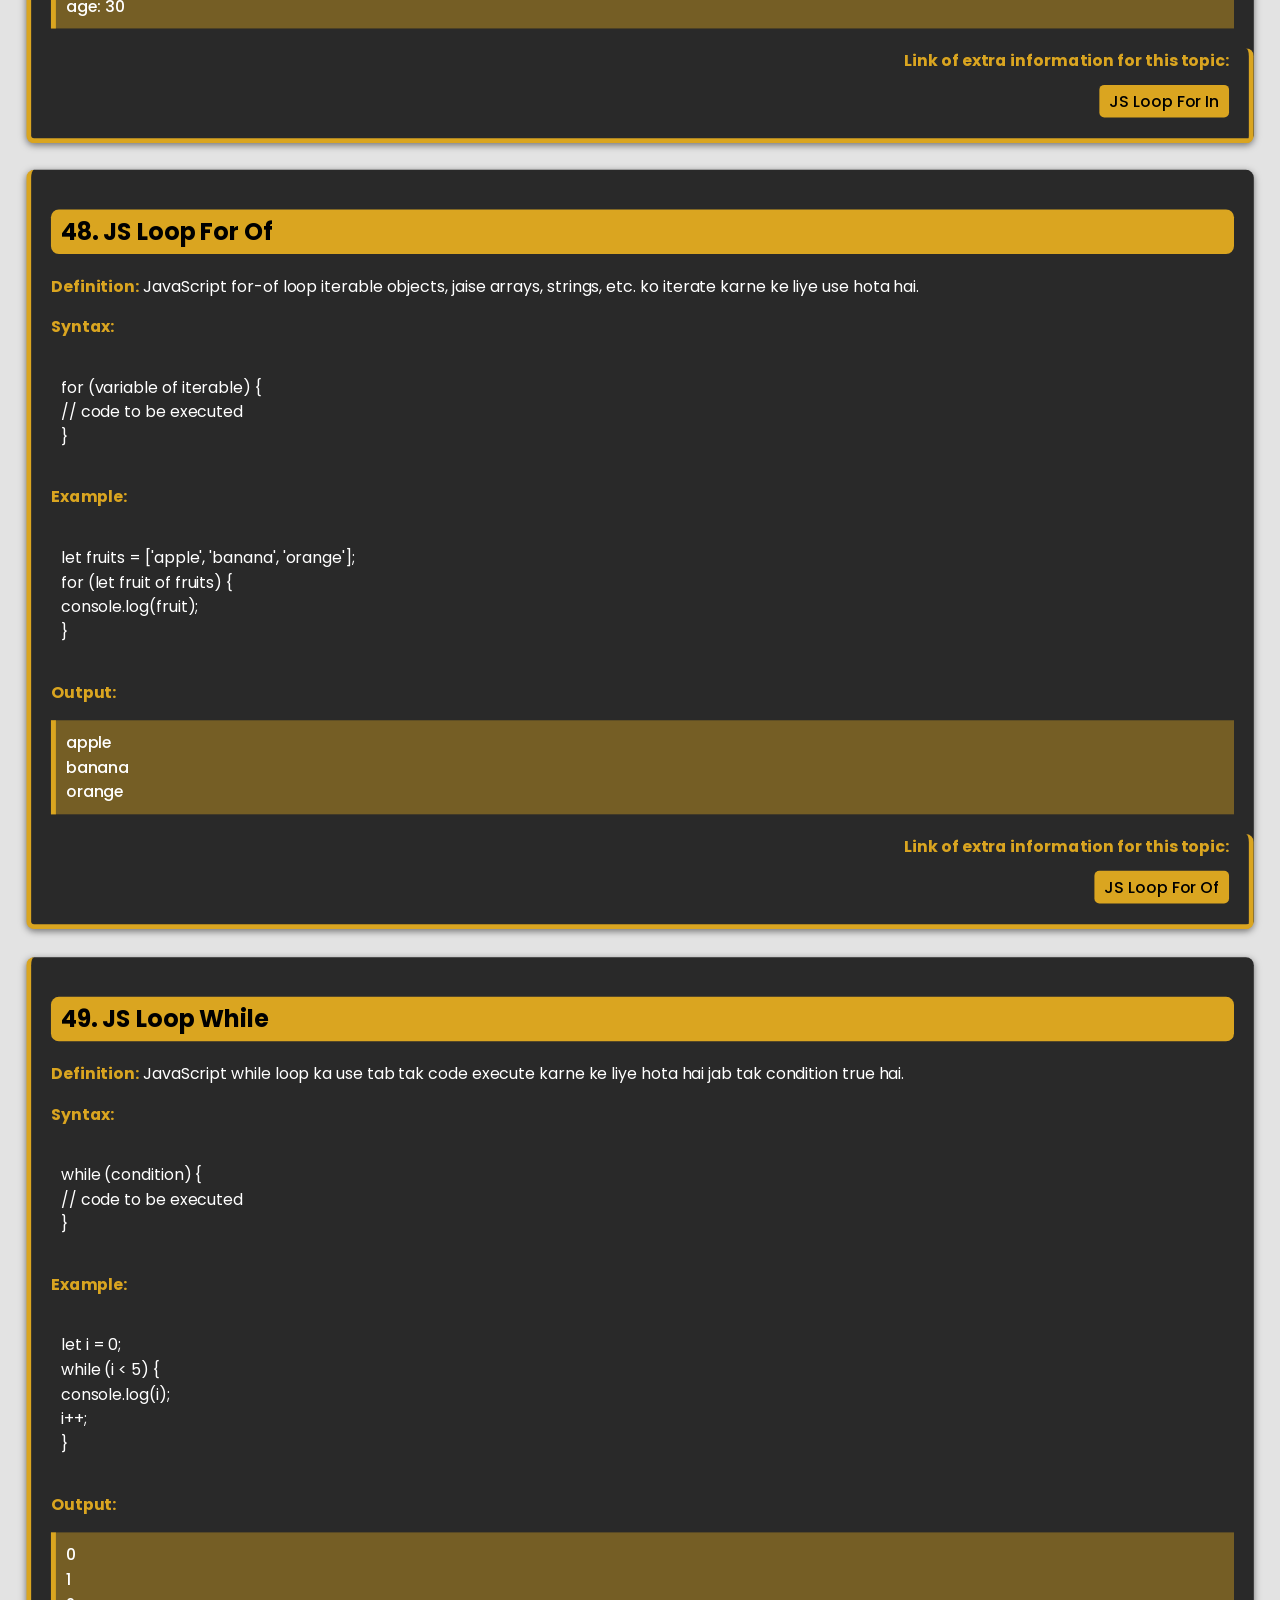
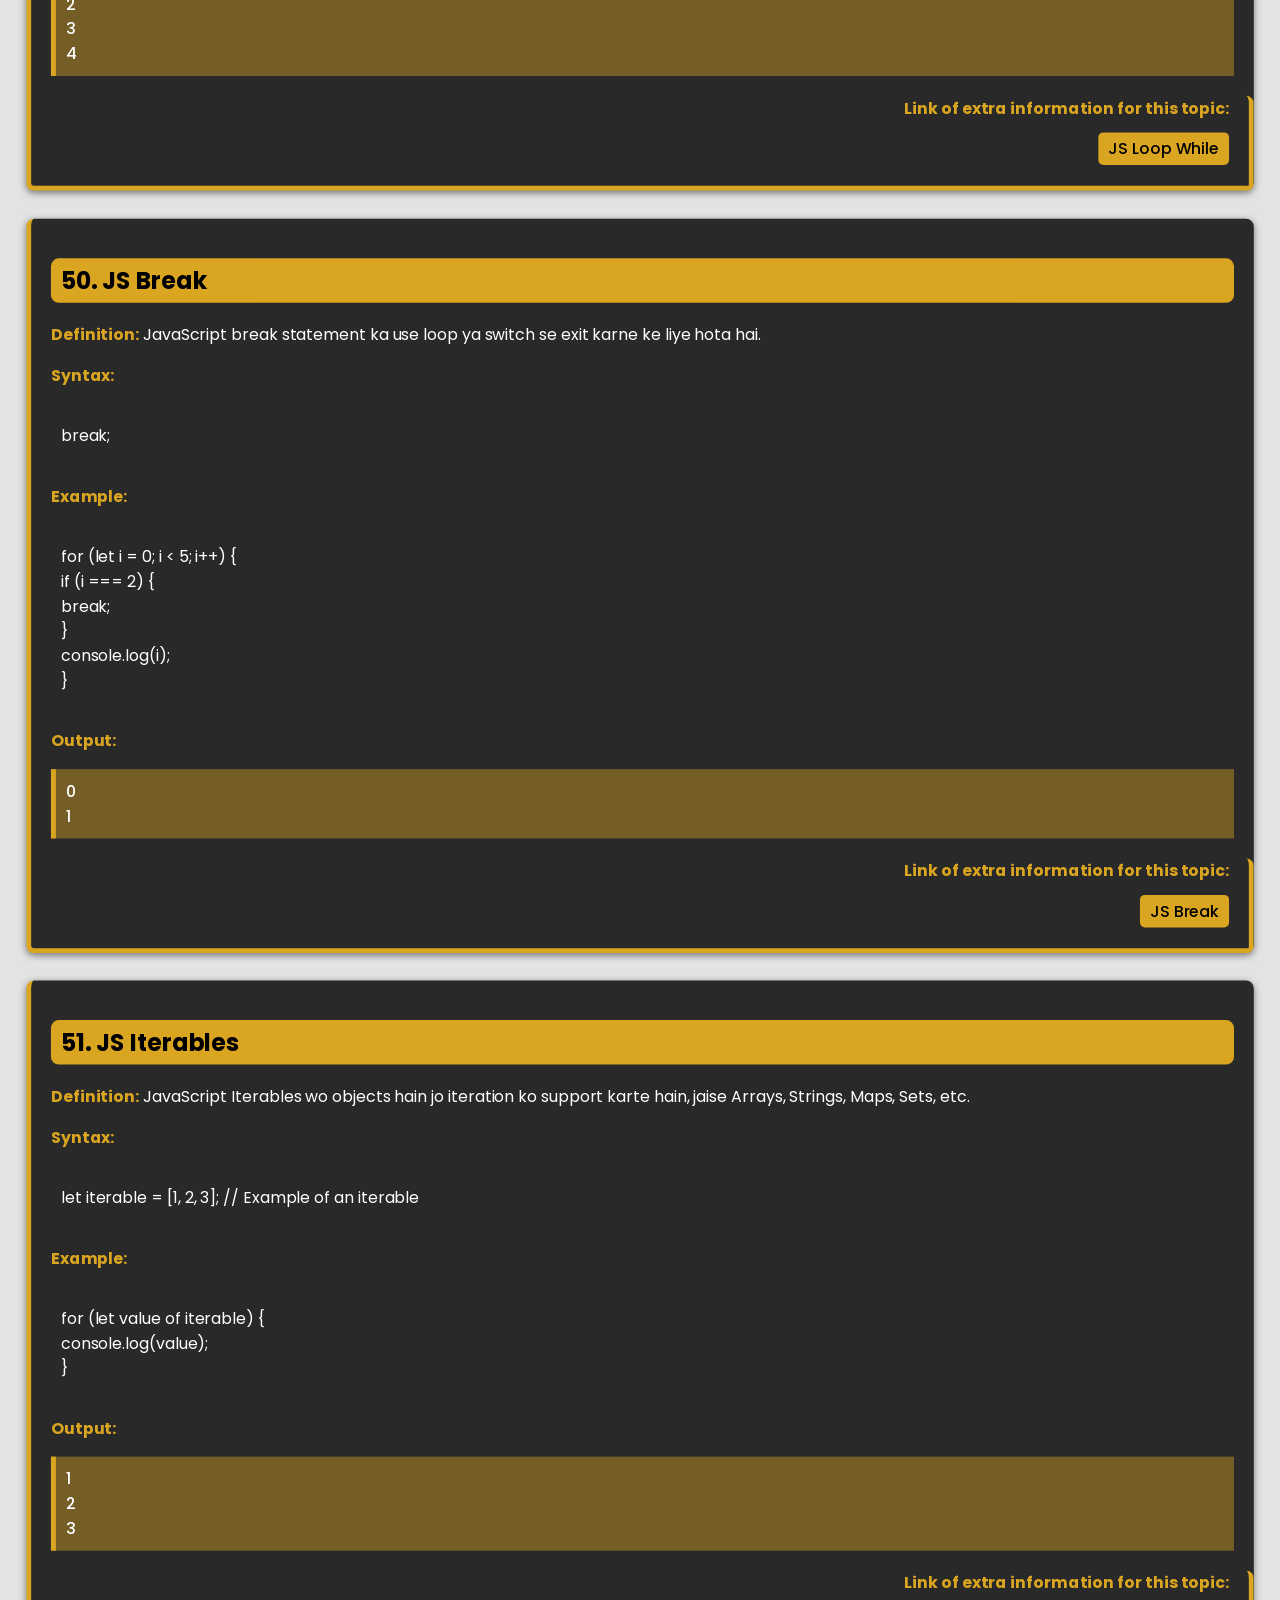
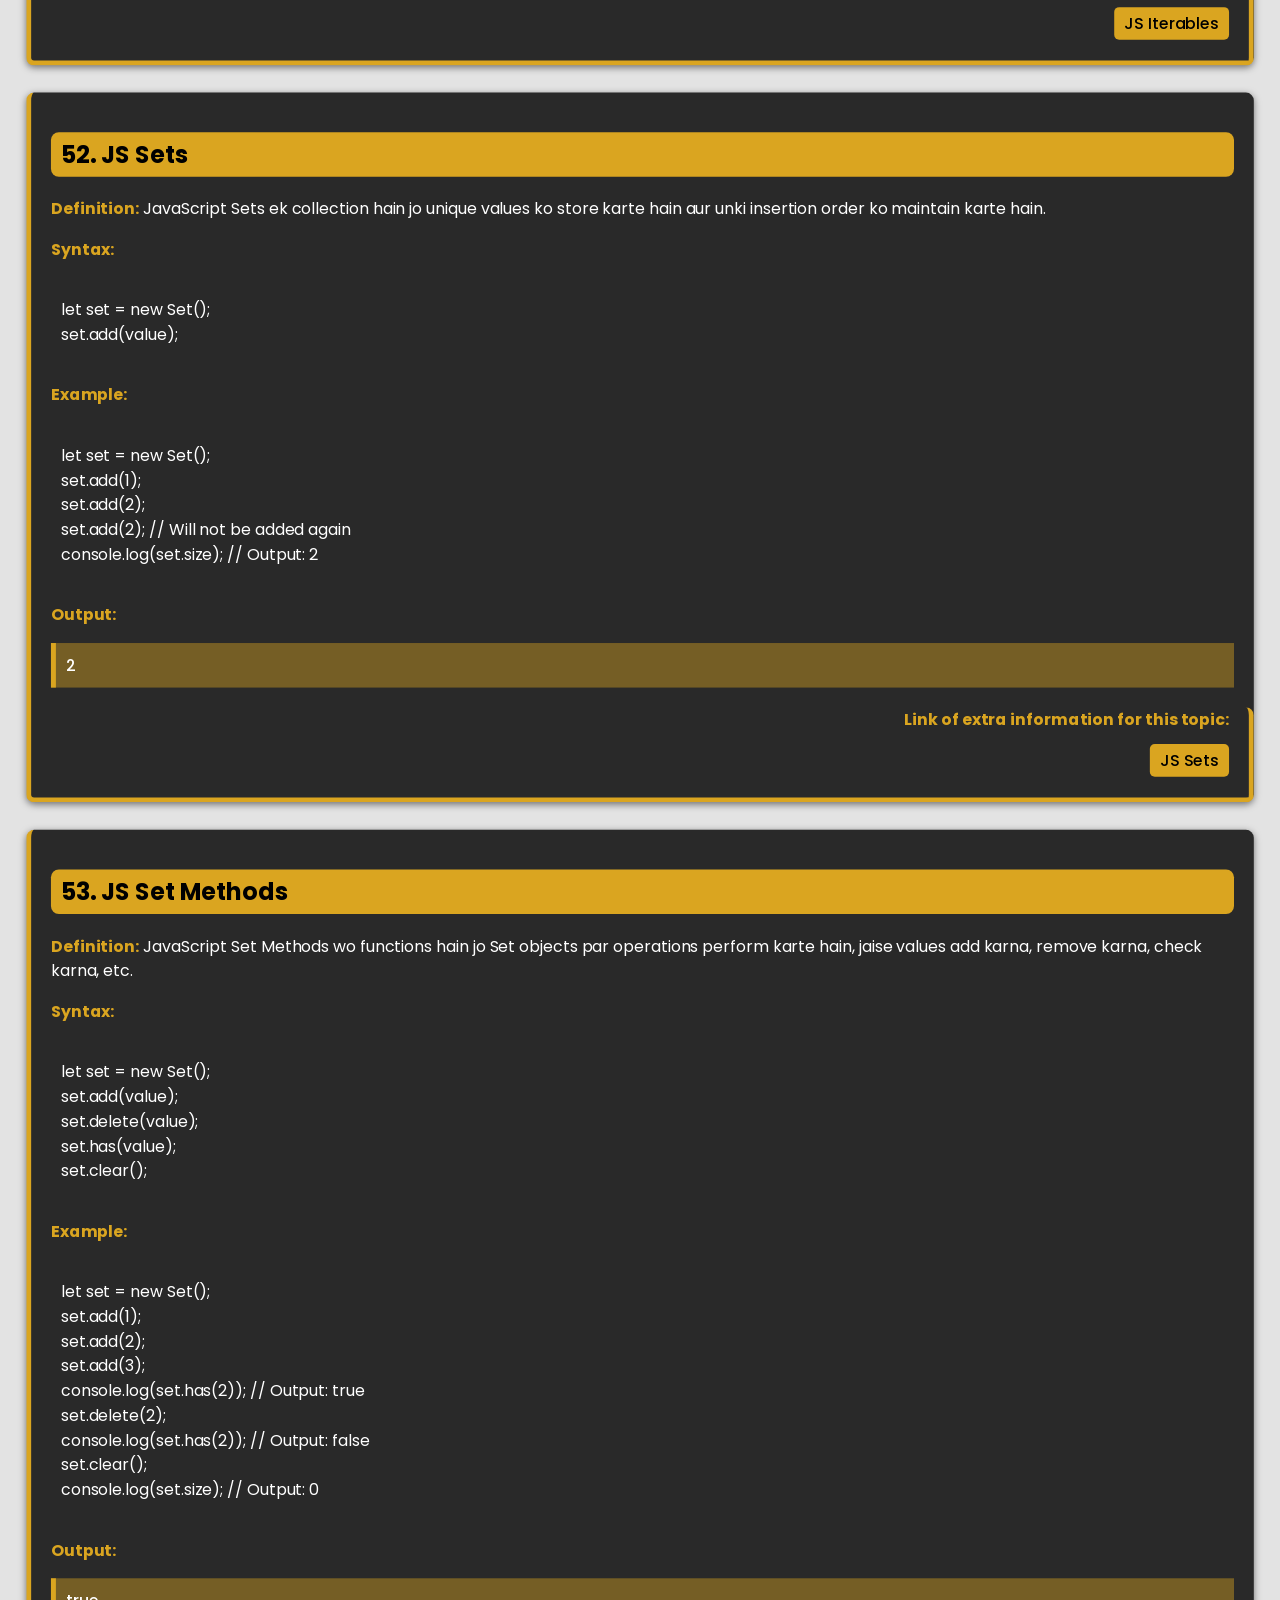
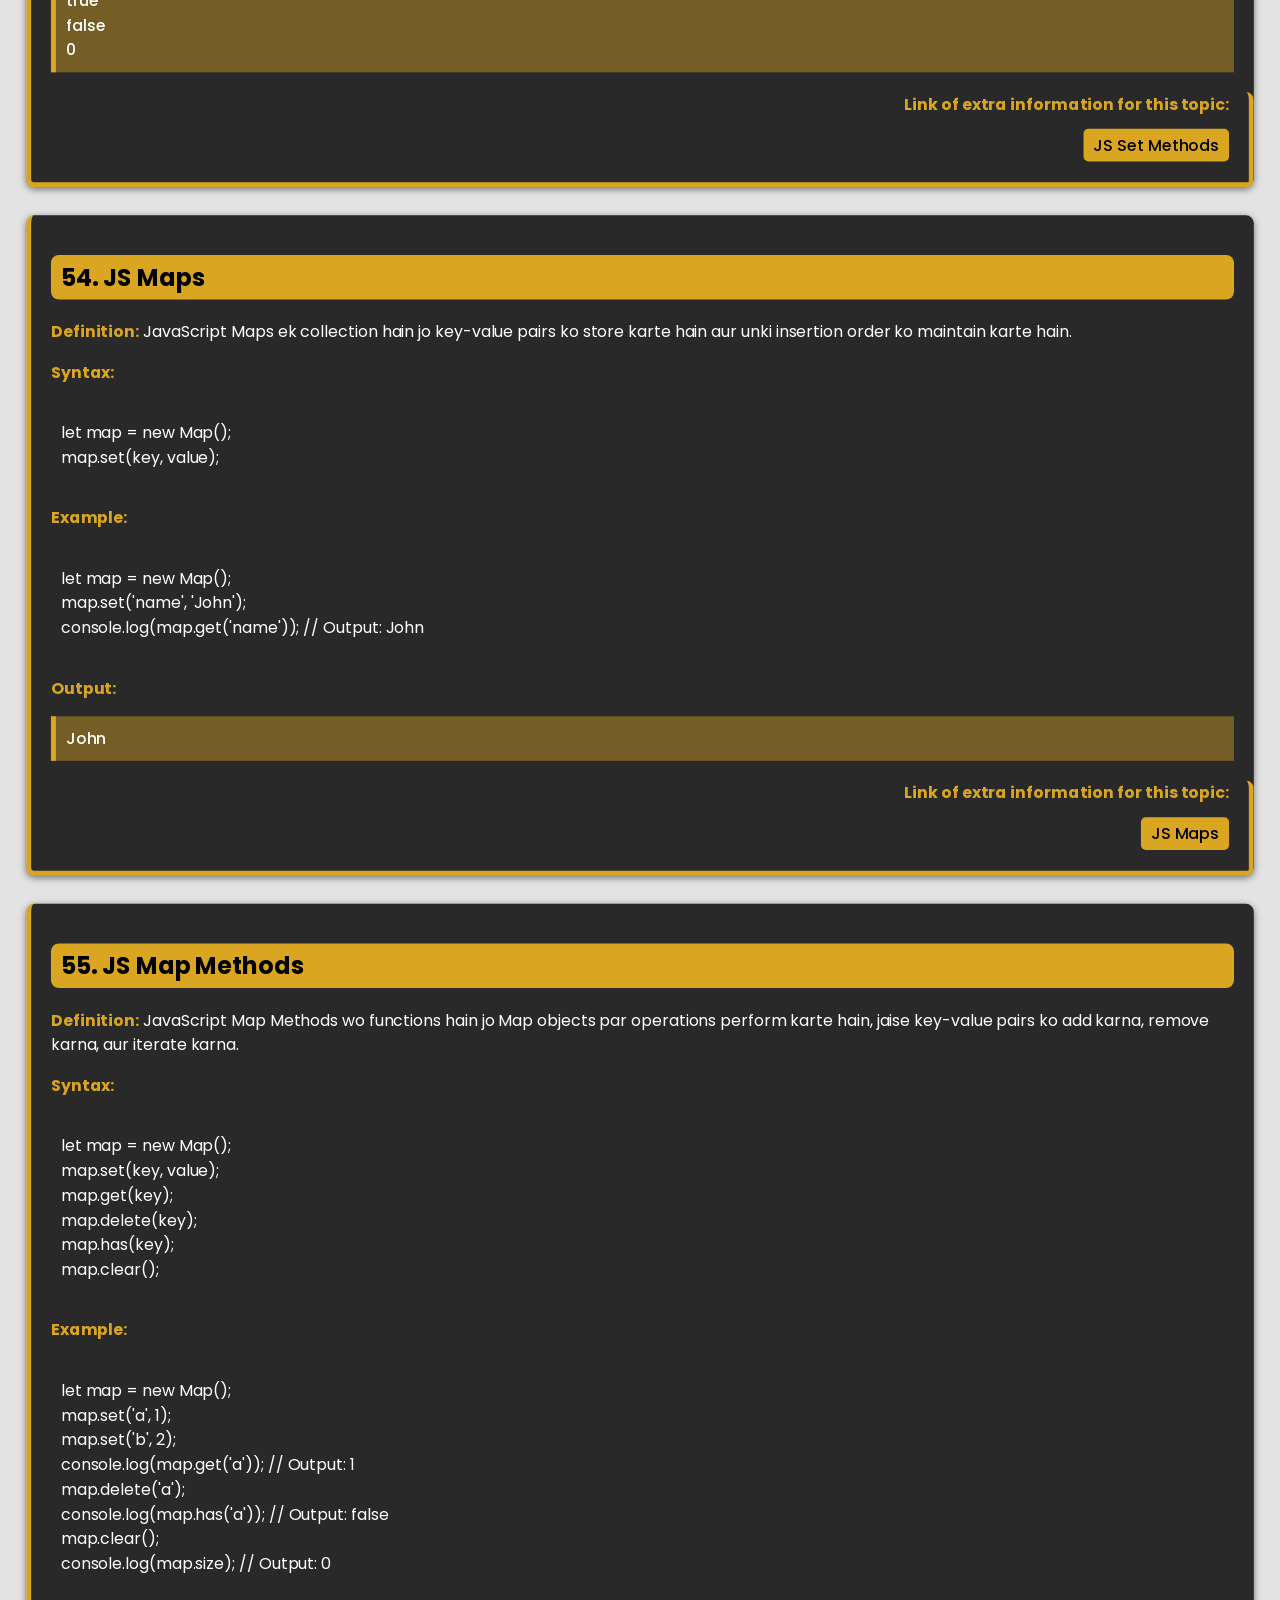
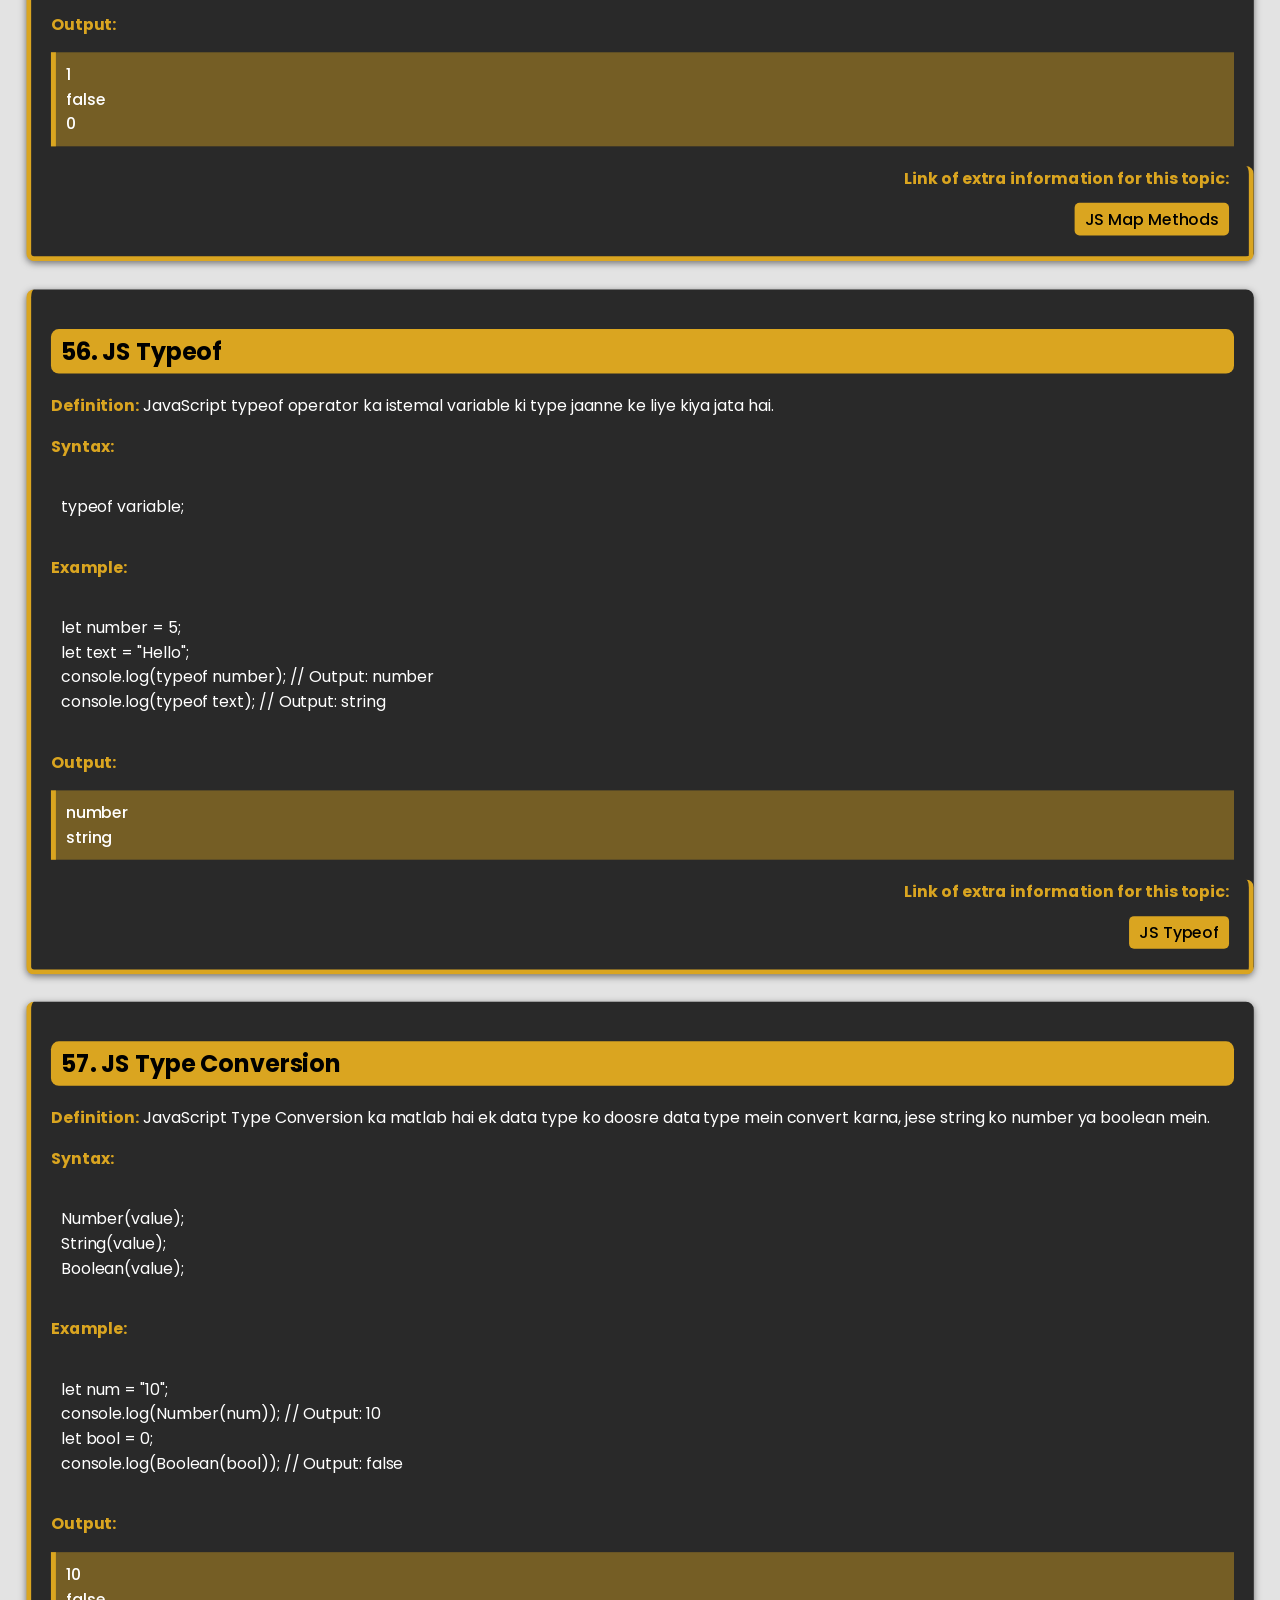
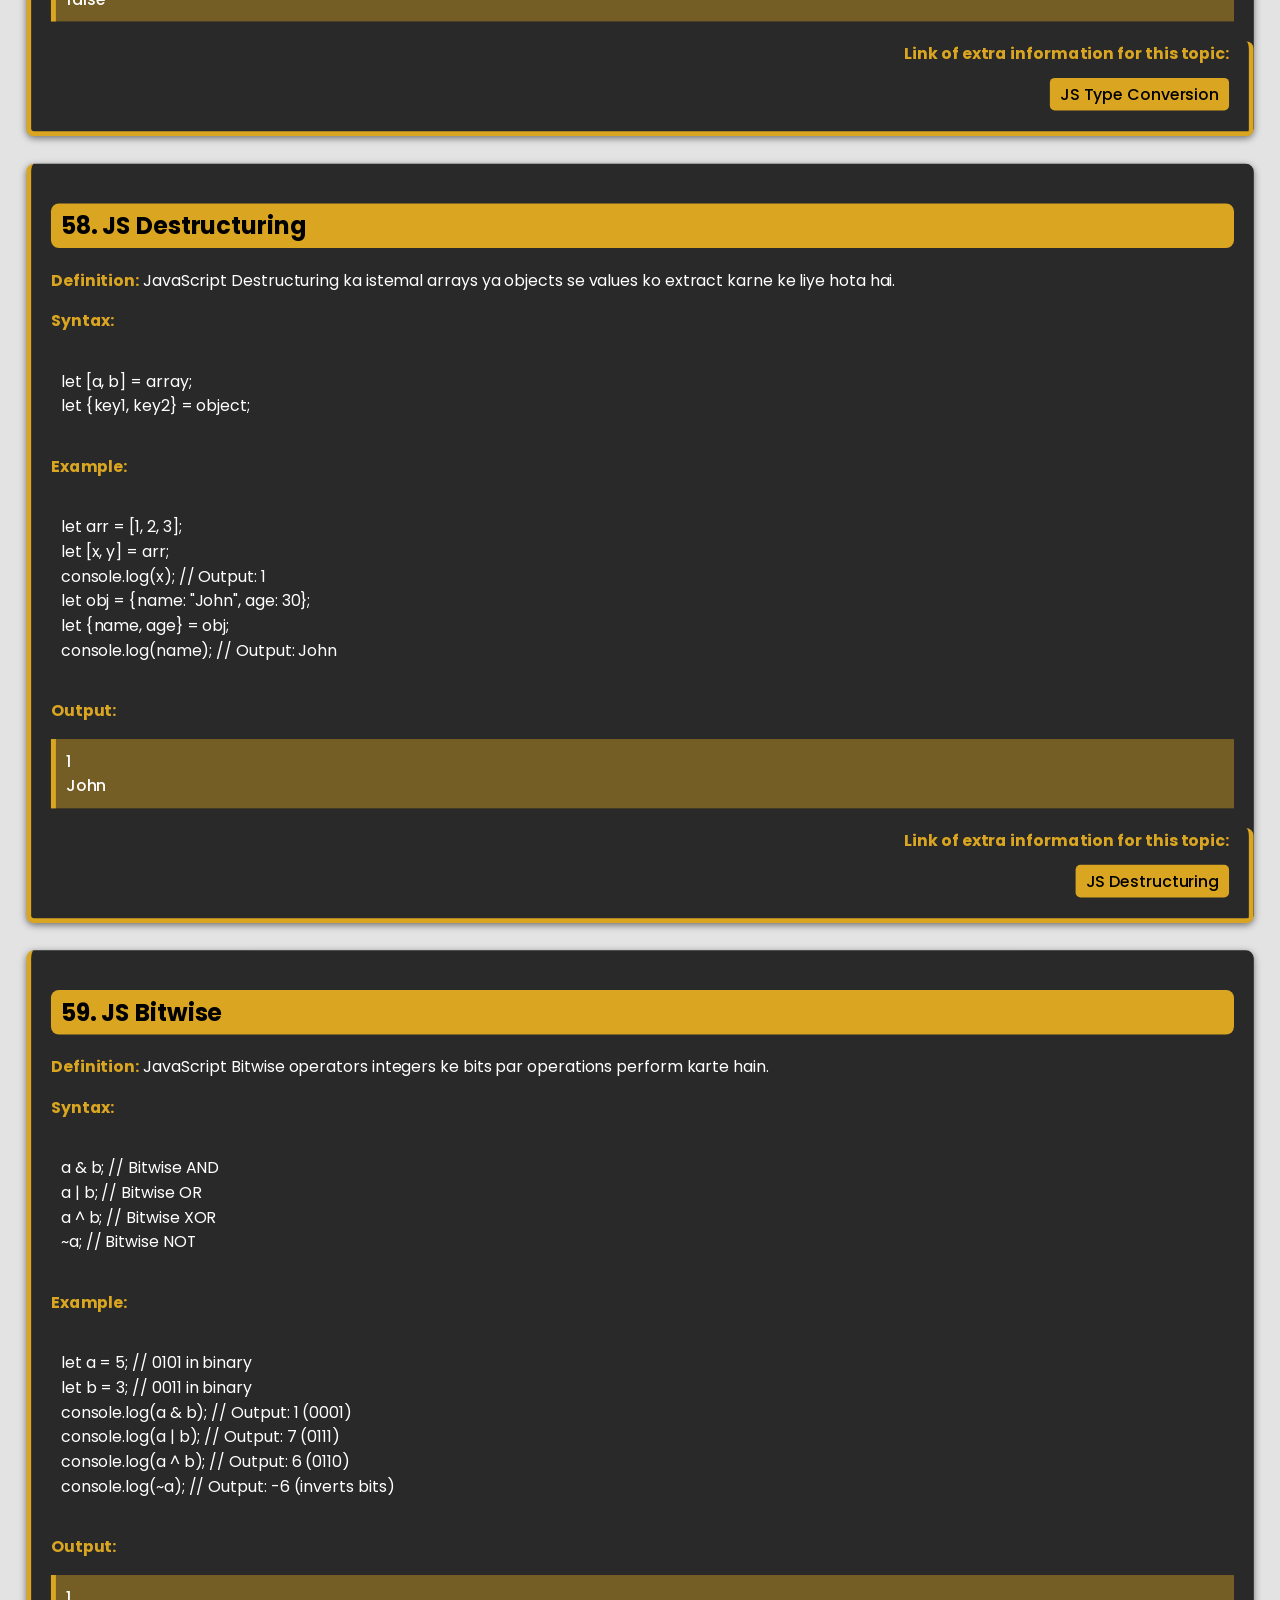
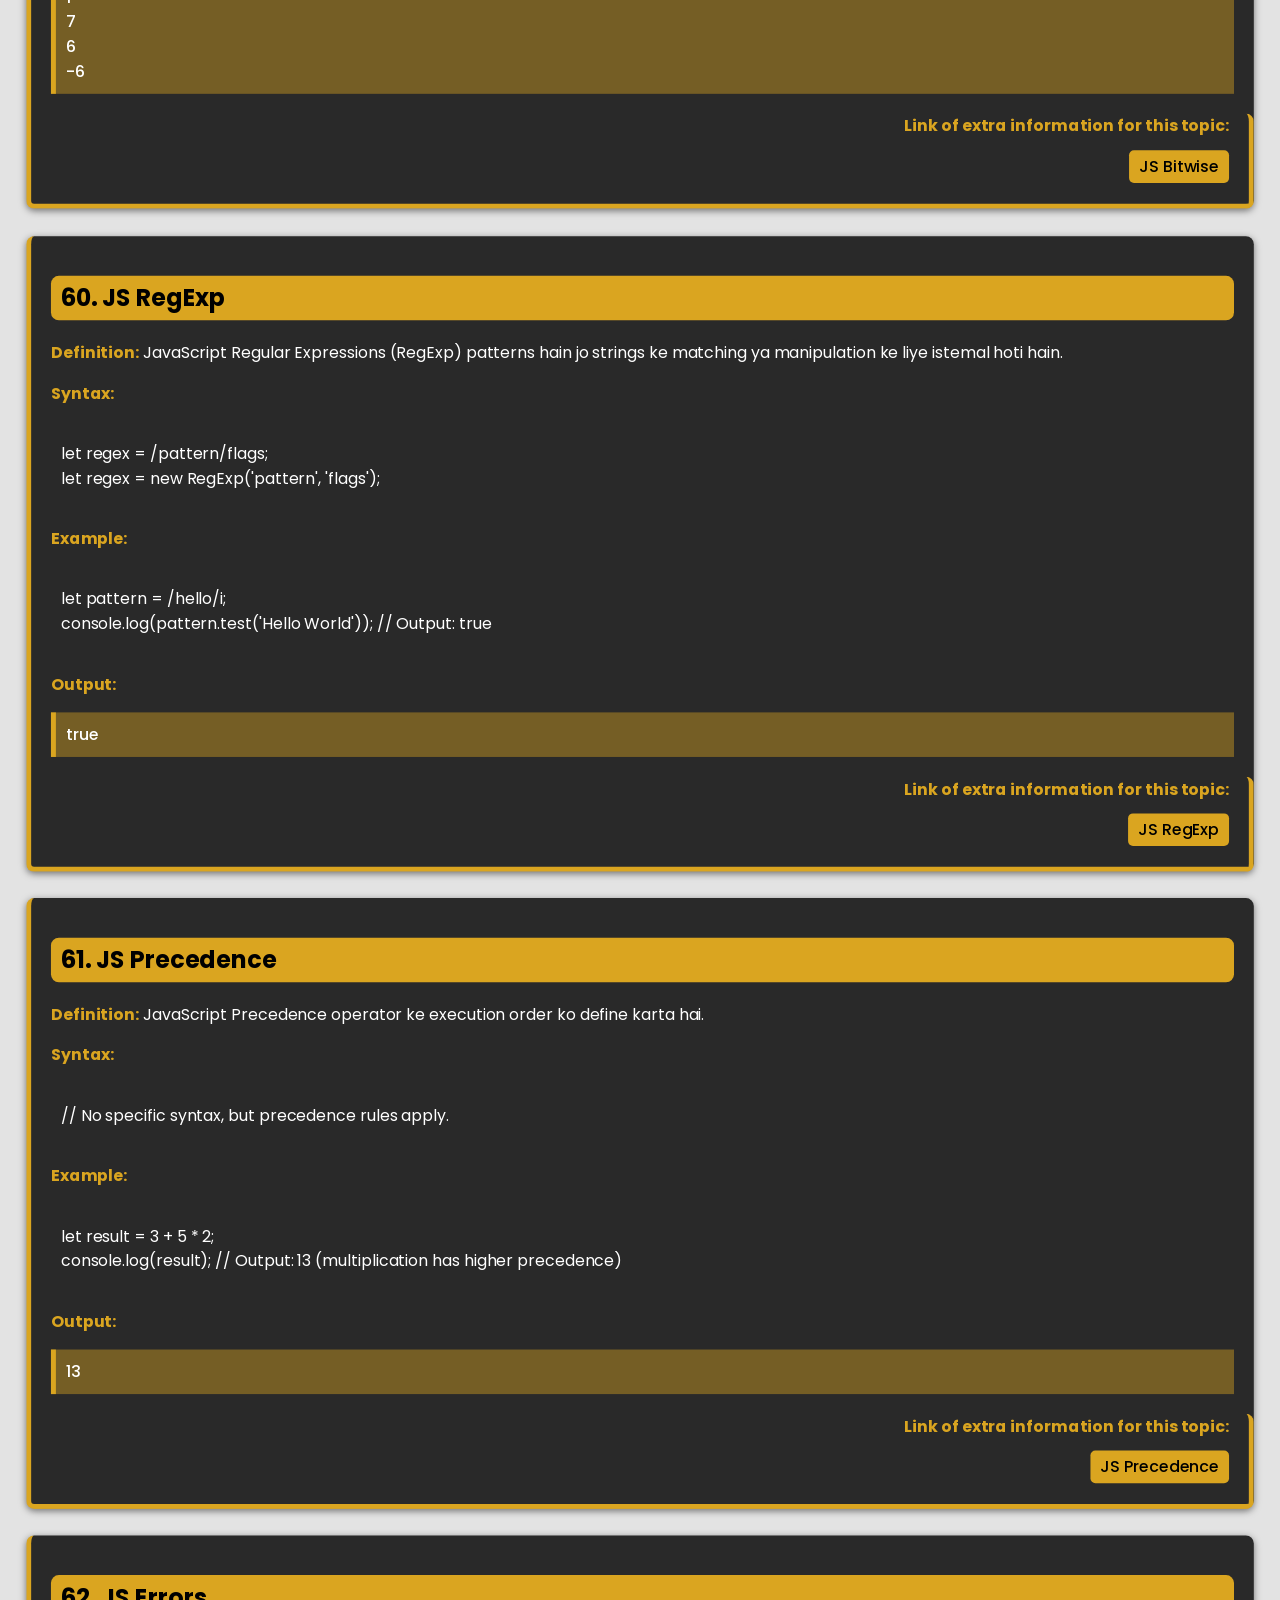
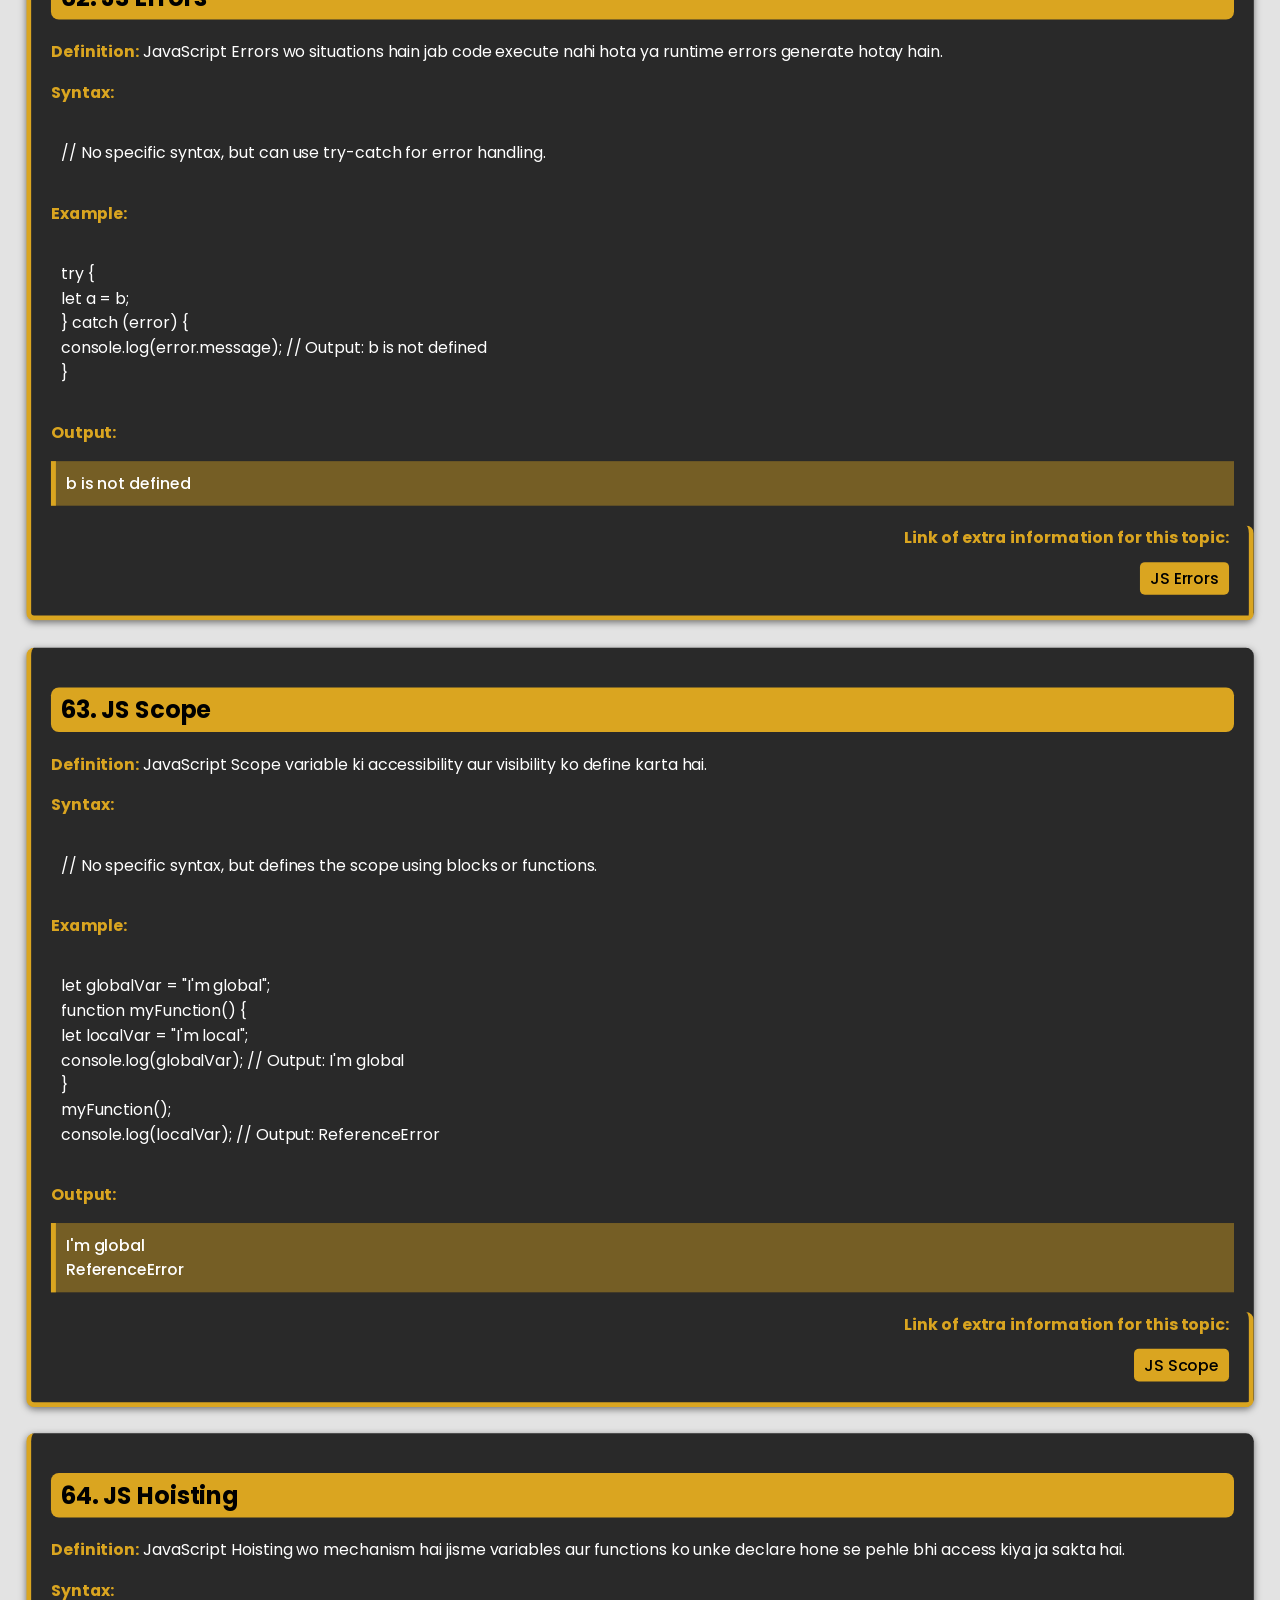
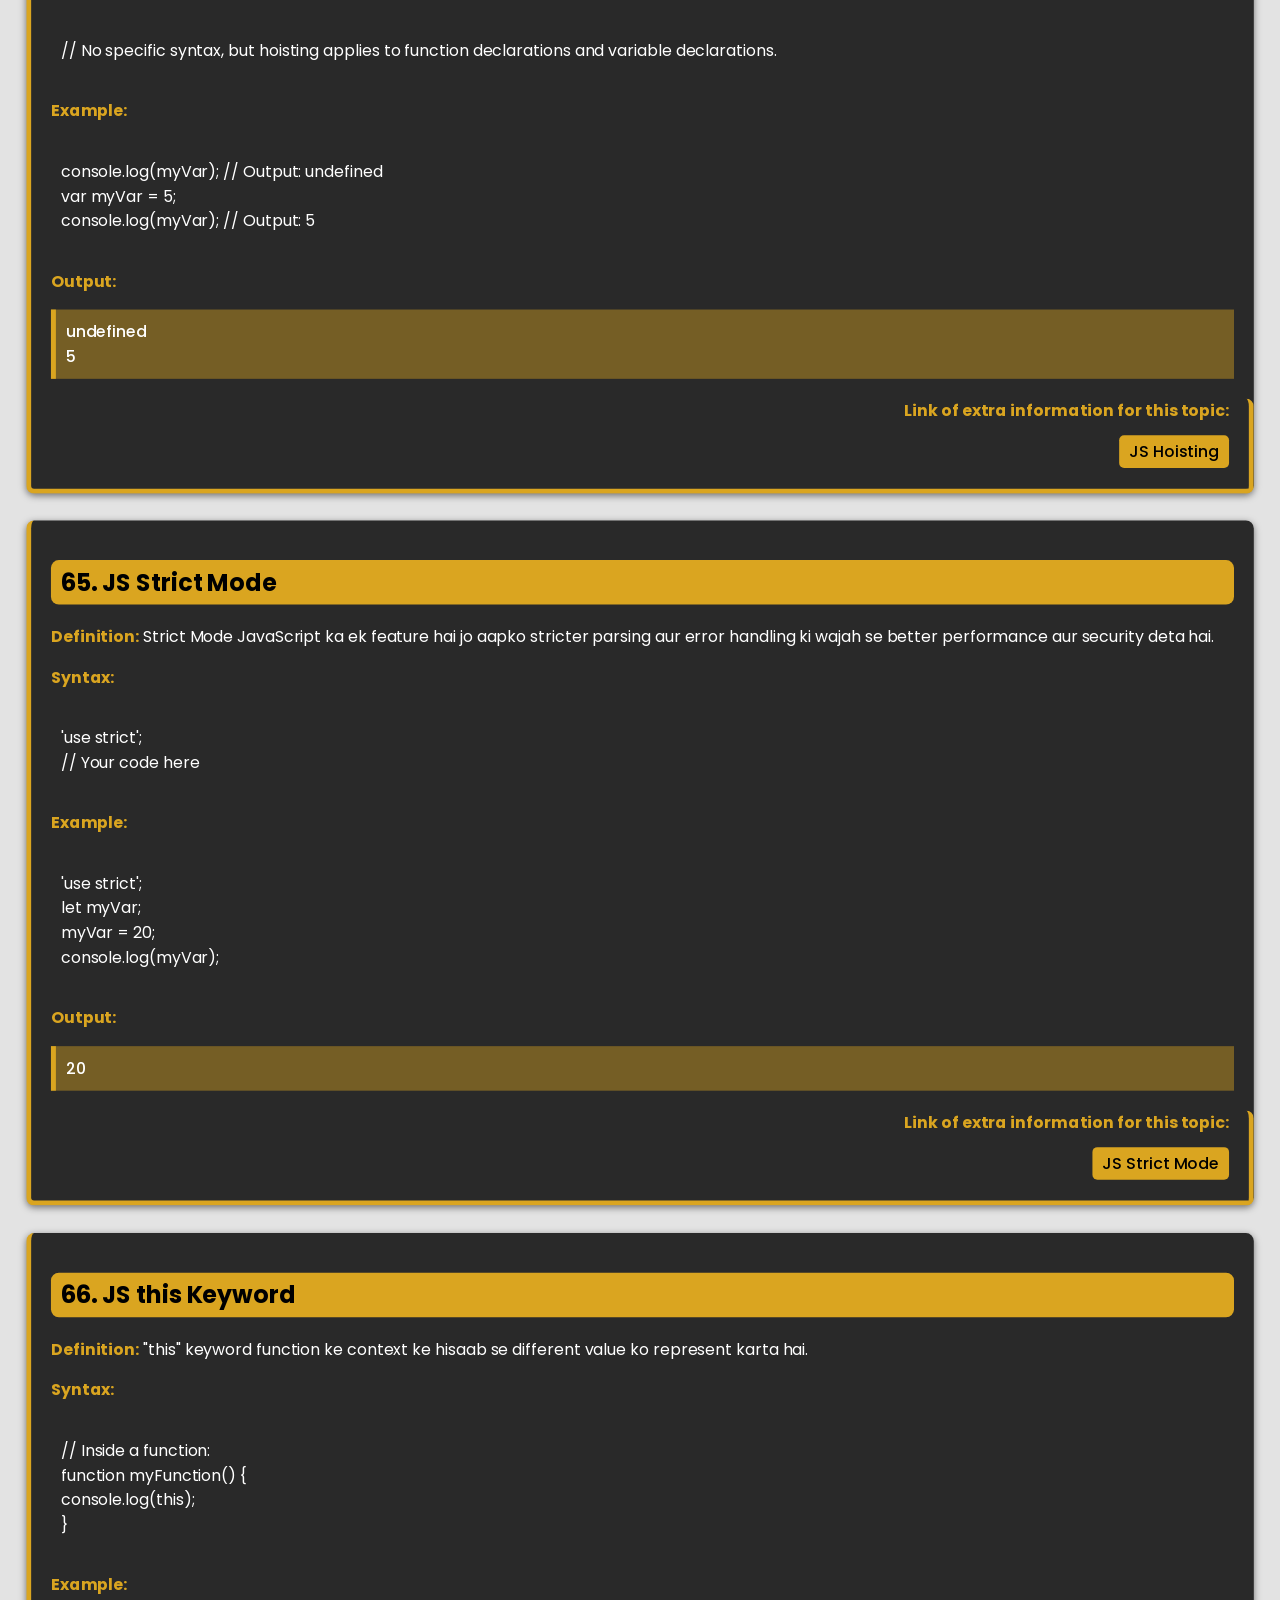
<file: JS Tutorial/Next Topics.html>
<!DOCTYPE html>
<html lang="en">
  <head>
    <meta charset="UTF-8" />
    <meta name="viewport" content="width=device-width, initial-scale=1.0" />
    <title>Next Topics</title>
    <link
    rel="stylesheet"
    href="https://cdnjs.cloudflare.com/ajax/libs/font-awesome/6.6.0/css/all.min.css"
    />
    <link rel="shortcut icon" href="img/js logo.png" type="image/x-icon" />
    <link rel="stylesheet" href="Js Tutorial.css" />
  </head>

  <body>
    <section id="title-section">
      <header>
        <h1 class="main-title">JavaScript Notes (Advanced topics)</h1>
      </header>
    </section>

    <section>
      <h1>46. JS Loop For</h1>
      <p>
        <strong>Definition:</strong> JavaScript for loop ko repeated execution
        ke liye use karte hain jab tak ek condition true rehti hai.
      </p>

      <p><strong>Syntax:</strong></p>
      <code>
        for (initialization; condition; increment) {<br />
        // code to be executed<br />
        }
      </code>

      <p><strong>Example:</strong></p>
      <code>
        for (let i = 0; i < 5; i++) {<br />
        console.log(i);<br />
        }
      </code>

      <p><strong>Output:</strong></p>
      <div class="output-box">0<br />1<br />2<br />3<br />4</div>

      <div class="extra-info">
        <p><strong>Link of extra information for this topic:</strong></p>
        <a href="https://www.w3schools.com/js/js_loop_for.asp" target="_blank"
          >JS Loop For</a
        >
      </div>
    </section>

    <section>
      <h1>47. JS Loop For In</h1>
      <p>
        <strong>Definition:</strong> JavaScript for-in loop ka use objects ke
        properties ko iterate karne ke liye hota hai.
      </p>

      <p><strong>Syntax:</strong></p>
      <code>
        for (variable in object) {<br />
        // code to be executed<br />
        }
      </code>

      <p><strong>Example:</strong></p>
      <code>
        let person = {name: 'John', age: 30};<br />
        for (let key in person) {<br />
        console.log(key + ': ' + person[key]);<br />
        }
      </code>

      <p><strong>Output:</strong></p>
      <div class="output-box">name: John<br />age: 30</div>

      <div class="extra-info">
        <p><strong>Link of extra information for this topic:</strong></p>
        <a href="https://www.w3schools.com/js/js_loop_forin.asp" target="_blank"
          >JS Loop For In</a
        >
      </div>
    </section>

    <section>
      <h1>48. JS Loop For Of</h1>
      <p>
        <strong>Definition:</strong> JavaScript for-of loop iterable objects,
        jaise arrays, strings, etc. ko iterate karne ke liye use hota hai.
      </p>

      <p><strong>Syntax:</strong></p>
      <code>
        for (variable of iterable) {<br />
        // code to be executed<br />
        }
      </code>

      <p><strong>Example:</strong></p>
      <code>
        let fruits = ['apple', 'banana', 'orange'];<br />
        for (let fruit of fruits) {<br />
        console.log(fruit);<br />
        }
      </code>

      <p><strong>Output:</strong></p>
      <div class="output-box">apple<br />banana<br />orange</div>

      <div class="extra-info">
        <p><strong>Link of extra information for this topic:</strong></p>
        <a href="https://www.w3schools.com/js/js_loop_forof.asp" target="_blank"
          >JS Loop For Of</a
        >
      </div>
    </section>

    <section>
      <h1>49. JS Loop While</h1>
      <p>
        <strong>Definition:</strong> JavaScript while loop ka use tab tak code
        execute karne ke liye hota hai jab tak condition true hai.
      </p>

      <p><strong>Syntax:</strong></p>
      <code>
        while (condition) {<br />
        // code to be executed<br />
        }
      </code>

      <p><strong>Example:</strong></p>
      <code>
        let i = 0;<br />
        while (i < 5) {<br />
        console.log(i);<br />
        i++;<br />
        }
      </code>

      <p><strong>Output:</strong></p>
      <div class="output-box">0<br />1<br />2<br />3<br />4</div>

      <div class="extra-info">
        <p><strong>Link of extra information for this topic:</strong></p>
        <a href="https://www.w3schools.com/js/js_loop_while.asp" target="_blank"
          >JS Loop While</a
        >
      </div>
    </section>

    <section>
      <h1>50. JS Break</h1>
      <p>
        <strong>Definition:</strong> JavaScript break statement ka use loop ya
        switch se exit karne ke liye hota hai.
      </p>

      <p><strong>Syntax:</strong></p>
      <code> break; </code>

      <p><strong>Example:</strong></p>
      <code>
        for (let i = 0; i < 5; i++) {<br />
        if (i === 2) {<br />
        break;<br />
        }<br />
        console.log(i);<br />
        }
      </code>

      <p><strong>Output:</strong></p>
      <div class="output-box">0<br />1</div>

      <div class="extra-info">
        <p><strong>Link of extra information for this topic:</strong></p>
        <a href="https://www.w3schools.com/js/js_break.asp" target="_blank"
          >JS Break</a
        >
      </div>
    </section>

    <section>
      <h1>51. JS Iterables</h1>
      <p>
        <strong>Definition:</strong> JavaScript Iterables wo objects hain jo
        iteration ko support karte hain, jaise Arrays, Strings, Maps, Sets, etc.
      </p>

      <p><strong>Syntax:</strong></p>
      <code> let iterable = [1, 2, 3]; // Example of an iterable </code>

      <p><strong>Example:</strong></p>
      <code>
        for (let value of iterable) {<br />
        console.log(value);<br />
        }
      </code>

      <p><strong>Output:</strong></p>
      <div class="output-box">1<br />2<br />3</div>

      <div class="extra-info">
        <p><strong>Link of extra information for this topic:</strong></p>
        <a href="https://www.w3schools.com/js/js_iterables.asp" target="_blank"
          >JS Iterables</a
        >
      </div>
    </section>

    <section>
      <h1>52. JS Sets</h1>
      <p>
        <strong>Definition:</strong> JavaScript Sets ek collection hain jo
        unique values ko store karte hain aur unki insertion order ko maintain
        karte hain.
      </p>

      <p><strong>Syntax:</strong></p>
      <code>
        let set = new Set();<br />
        set.add(value);
      </code>

      <p><strong>Example:</strong></p>
      <code>
        let set = new Set();<br />
        set.add(1);<br />
        set.add(2);<br />
        set.add(2); // Will not be added again<br />
        console.log(set.size); // Output: 2
      </code>

      <p><strong>Output:</strong></p>
      <div class="output-box">2</div>

      <div class="extra-info">
        <p><strong>Link of extra information for this topic:</strong></p>
        <a href="https://www.w3schools.com/js/js_sets.asp" target="_blank"
          >JS Sets</a
        >
      </div>
    </section>

    <section>
      <h1>53. JS Set Methods</h1>
      <p>
        <strong>Definition:</strong> JavaScript Set Methods wo functions hain jo
        Set objects par operations perform karte hain, jaise values add karna,
        remove karna, check karna, etc.
      </p>

      <p><strong>Syntax:</strong></p>
      <code>
        let set = new Set();<br />
        set.add(value);<br />
        set.delete(value);<br />
        set.has(value);<br />
        set.clear();
      </code>

      <p><strong>Example:</strong></p>
      <code>
        let set = new Set();<br />
        set.add(1);<br />
        set.add(2);<br />
        set.add(3);<br />
        console.log(set.has(2)); // Output: true<br />
        set.delete(2);<br />
        console.log(set.has(2)); // Output: false<br />
        set.clear();<br />
        console.log(set.size); // Output: 0
      </code>

      <p><strong>Output:</strong></p>
      <div class="output-box">true<br />false<br />0</div>

      <div class="extra-info">
        <p><strong>Link of extra information for this topic:</strong></p>
        <a
          href="https://www.w3schools.com/js/js_set_methods.asp"
          target="_blank"
          >JS Set Methods</a
        >
      </div>
    </section>

    <section>
      <h1>54. JS Maps</h1>
      <p>
        <strong>Definition:</strong> JavaScript Maps ek collection hain jo
        key-value pairs ko store karte hain aur unki insertion order ko maintain
        karte hain.
      </p>

      <p><strong>Syntax:</strong></p>
      <code>
        let map = new Map();<br />
        map.set(key, value);
      </code>

      <p><strong>Example:</strong></p>
      <code>
        let map = new Map();<br />
        map.set('name', 'John');<br />
        console.log(map.get('name')); // Output: John
      </code>

      <p><strong>Output:</strong></p>
      <div class="output-box">John</div>

      <div class="extra-info">
        <p><strong>Link of extra information for this topic:</strong></p>
        <a href="https://www.w3schools.com/js/js_maps.asp" target="_blank"
          >JS Maps</a
        >
      </div>
    </section>

    <section>
      <h1>55. JS Map Methods</h1>
      <p>
        <strong>Definition:</strong> JavaScript Map Methods wo functions hain jo
        Map objects par operations perform karte hain, jaise key-value pairs ko
        add karna, remove karna, aur iterate karna.
      </p>

      <p><strong>Syntax:</strong></p>
      <code>
        let map = new Map();<br />
        map.set(key, value);<br />
        map.get(key);<br />
        map.delete(key);<br />
        map.has(key);<br />
        map.clear();
      </code>

      <p><strong>Example:</strong></p>
      <code>
        let map = new Map();<br />
        map.set('a', 1);<br />
        map.set('b', 2);<br />
        console.log(map.get('a')); // Output: 1<br />
        map.delete('a');<br />
        console.log(map.has('a')); // Output: false<br />
        map.clear();<br />
        console.log(map.size); // Output: 0
      </code>

      <p><strong>Output:</strong></p>
      <div class="output-box">1<br />false<br />0</div>

      <div class="extra-info">
        <p><strong>Link of extra information for this topic:</strong></p>
        <a href="https://www.w3schools.com/js/js_maps.asp" target="_blank"
          >JS Map Methods</a
        >
      </div>
    </section>

    <section>
      <h1>56. JS Typeof</h1>
      <p>
        <strong>Definition:</strong> JavaScript typeof operator ka istemal
        variable ki type jaanne ke liye kiya jata hai.
      </p>

      <p><strong>Syntax:</strong></p>
      <code> typeof variable; </code>

      <p><strong>Example:</strong></p>
      <code>
        let number = 5;<br />
        let text = "Hello";<br />
        console.log(typeof number); // Output: number<br />
        console.log(typeof text); // Output: string
      </code>

      <p><strong>Output:</strong></p>
      <div class="output-box">number<br />string</div>

      <div class="extra-info">
        <p><strong>Link of extra information for this topic:</strong></p>
        <a href="https://www.w3schools.com/js/js_typeof.asp" target="_blank"
          >JS Typeof</a
        >
      </div>
    </section>

    <section>
      <h1>57. JS Type Conversion</h1>
      <p>
        <strong>Definition:</strong> JavaScript Type Conversion ka matlab hai ek
        data type ko doosre data type mein convert karna, jese string ko number
        ya boolean mein.
      </p>

      <p><strong>Syntax:</strong></p>
      <code>
        Number(value);<br />
        String(value);<br />
        Boolean(value);
      </code>

      <p><strong>Example:</strong></p>
      <code>
        let num = "10";<br />
        console.log(Number(num)); // Output: 10<br />
        let bool = 0;<br />
        console.log(Boolean(bool)); // Output: false
      </code>

      <p><strong>Output:</strong></p>
      <div class="output-box">10<br />false</div>

      <div class="extra-info">
        <p><strong>Link of extra information for this topic:</strong></p>
        <a
          href="https://www.w3schools.com/js/js_type_conversion.asp"
          target="_blank"
          >JS Type Conversion</a
        >
      </div>
    </section>

    <section>
      <h1>58. JS Destructuring</h1>
      <p>
        <strong>Definition:</strong> JavaScript Destructuring ka istemal arrays
        ya objects se values ko extract karne ke liye hota hai.
      </p>

      <p><strong>Syntax:</strong></p>
      <code>
        let [a, b] = array;<br />
        let {key1, key2} = object;
      </code>

      <p><strong>Example:</strong></p>
      <code>
        let arr = [1, 2, 3];<br />
        let [x, y] = arr;<br />
        console.log(x); // Output: 1<br />
        let obj = {name: "John", age: 30};<br />
        let {name, age} = obj;<br />
        console.log(name); // Output: John
      </code>

      <p><strong>Output:</strong></p>
      <div class="output-box">1<br />John</div>

      <div class="extra-info">
        <p><strong>Link of extra information for this topic:</strong></p>
        <a
          href="https://www.w3schools.com/js/js_destructuring.asp"
          target="_blank"
          >JS Destructuring</a
        >
      </div>
    </section>

    <section>
      <h1>59. JS Bitwise</h1>
      <p>
        <strong>Definition:</strong> JavaScript Bitwise operators integers ke
        bits par operations perform karte hain.
      </p>

      <p><strong>Syntax:</strong></p>
      <code>
        a & b; // Bitwise AND<br />
        a | b; // Bitwise OR<br />
        a ^ b; // Bitwise XOR<br />
        ~a; // Bitwise NOT
      </code>

      <p><strong>Example:</strong></p>
      <code>
        let a = 5; // 0101 in binary<br />
        let b = 3; // 0011 in binary<br />
        console.log(a & b); // Output: 1 (0001)<br />
        console.log(a | b); // Output: 7 (0111)<br />
        console.log(a ^ b); // Output: 6 (0110)<br />
        console.log(~a); // Output: -6 (inverts bits)
      </code>

      <p><strong>Output:</strong></p>
      <div class="output-box">1<br />7<br />6<br />-6</div>

      <div class="extra-info">
        <p><strong>Link of extra information for this topic:</strong></p>
        <a href="https://www.w3schools.com/js/js_bitwise.asp" target="_blank"
          >JS Bitwise</a
        >
      </div>
    </section>

    <section>
      <h1>60. JS RegExp</h1>
      <p>
        <strong>Definition:</strong> JavaScript Regular Expressions (RegExp)
        patterns hain jo strings ke matching ya manipulation ke liye istemal
        hoti hain.
      </p>

      <p><strong>Syntax:</strong></p>
      <code>
        let regex = /pattern/flags;<br />
        let regex = new RegExp('pattern', 'flags');
      </code>

      <p><strong>Example:</strong></p>
      <code>
        let pattern = /hello/i;<br />
        console.log(pattern.test('Hello World')); // Output: true
      </code>

      <p><strong>Output:</strong></p>
      <div class="output-box">true</div>

      <div class="extra-info">
        <p><strong>Link of extra information for this topic:</strong></p>
        <a href="https://www.w3schools.com/js/js_regexp.asp" target="_blank"
          >JS RegExp</a
        >
      </div>
    </section>

    <section>
      <h1>61. JS Precedence</h1>
      <p>
        <strong>Definition:</strong> JavaScript Precedence operator ke execution
        order ko define karta hai.
      </p>

      <p><strong>Syntax:</strong></p>
      <code> // No specific syntax, but precedence rules apply. </code>

      <p><strong>Example:</strong></p>
      <code>
        let result = 3 + 5 * 2;<br />
        console.log(result); // Output: 13 (multiplication has higher
        precedence)
      </code>

      <p><strong>Output:</strong></p>
      <div class="output-box">13</div>

      <div class="extra-info">
        <p><strong>Link of extra information for this topic:</strong></p>
        <a href="https://www.w3schools.com/js/js_operators.asp" target="_blank"
          >JS Precedence</a
        >
      </div>
    </section>

    <section>
      <h1>62. JS Errors</h1>
      <p>
        <strong>Definition:</strong> JavaScript Errors wo situations hain jab
        code execute nahi hota ya runtime errors generate hotay hain.
      </p>

      <p><strong>Syntax:</strong></p>
      <code>
        // No specific syntax, but can use try-catch for error handling.
      </code>

      <p><strong>Example:</strong></p>
      <code>
        try {<br />
        let a = b;<br />
        } catch (error) {<br />
        console.log(error.message); // Output: b is not defined<br />
        }
      </code>

      <p><strong>Output:</strong></p>
      <div class="output-box">b is not defined</div>

      <div class="extra-info">
        <p><strong>Link of extra information for this topic:</strong></p>
        <a href="https://www.w3schools.com/js/js_errors.asp" target="_blank"
          >JS Errors</a
        >
      </div>
    </section>

    <section>
      <h1>63. JS Scope</h1>
      <p>
        <strong>Definition:</strong> JavaScript Scope variable ki accessibility
        aur visibility ko define karta hai.
      </p>

      <p><strong>Syntax:</strong></p>
      <code>
        // No specific syntax, but defines the scope using blocks or functions.
      </code>

      <p><strong>Example:</strong></p>
      <code>
        let globalVar = "I'm global";<br />
        function myFunction() {<br />
        let localVar = "I'm local";<br />
        console.log(globalVar); // Output: I'm global<br />
        }<br />
        myFunction();<br />
        console.log(localVar); // Output: ReferenceError
      </code>

      <p><strong>Output:</strong></p>
      <div class="output-box">I'm global<br />ReferenceError</div>

      <div class="extra-info">
        <p><strong>Link of extra information for this topic:</strong></p>
        <a href="https://www.w3schools.com/js/js_scope.asp" target="_blank"
          >JS Scope</a
        >
      </div>
    </section>

    <section>
      <h1>64. JS Hoisting</h1>
      <p>
        <strong>Definition:</strong> JavaScript Hoisting wo mechanism hai jisme
        variables aur functions ko unke declare hone se pehle bhi access kiya ja
        sakta hai.
      </p>

      <p><strong>Syntax:</strong></p>
      <code>
        // No specific syntax, but hoisting applies to function declarations and
        variable declarations.
      </code>

      <p><strong>Example:</strong></p>
      <code>
        console.log(myVar); // Output: undefined<br />
        var myVar = 5;<br />
        console.log(myVar); // Output: 5
      </code>

      <p><strong>Output:</strong></p>
      <div class="output-box">undefined<br />5</div>

      <div class="extra-info">
        <p><strong>Link of extra information for this topic:</strong></p>
        <a href="https://www.w3schools.com/js/js_hoisting.asp" target="_blank"
          >JS Hoisting</a
        >
      </div>
    </section>

    <section>
      <h1>65. JS Strict Mode</h1>
      <p>
        <strong>Definition:</strong> Strict Mode JavaScript ka ek feature hai jo
        aapko stricter parsing aur error handling ki wajah se better performance
        aur security deta hai.
      </p>

      <p><strong>Syntax:</strong></p>
      <code>
        'use strict';<br />
        // Your code here
      </code>

      <p><strong>Example:</strong></p>
      <code>
        'use strict';<br />
        let myVar;<br />
        myVar = 20;<br />
        console.log(myVar);
      </code>

      <p><strong>Output:</strong></p>
      <div class="output-box">20</div>

      <div class="extra-info">
        <p><strong>Link of extra information for this topic:</strong></p>
        <a href="https://www.w3schools.com/js/js_strict.asp" target="_blank"
          >JS Strict Mode</a
        >
      </div>
    </section>

    <section>
      <h1>66. JS this Keyword</h1>
      <p>
        <strong>Definition:</strong> "this" keyword function ke context ke
        hisaab se different value ko represent karta hai.
      </p>

      <p><strong>Syntax:</strong></p>
      <code>
        // Inside a function:<br />
        function myFunction() {<br />
        console.log(this);<br />
        }
      </code>

      <p><strong>Example:</strong></p>
      <code>
        let person = {<br />
        name: 'Ali',<br />
        greet: function() {<br />
        console.log('Hello, ' + this.name);<br />
        }<br />
        };<br />
        person.greet();
      </code>

      <p><strong>Output:</strong></p>
      <div class="output-box">Hello, Ali</div>

      <div class="extra-info">
        <p><strong>Link of extra information for this topic:</strong></p>
        <a href="https://www.w3schools.com/js/js_this.asp" target="_blank"
          >JS this Keyword</a
        >
      </div>
    </section>

    <section>
      <h1>67. JS Arrow Function</h1>
      <p>
        <strong>Definition:</strong> Arrow function JavaScript mein function
        banane ka ek modern tarika hai jo shorter syntax aur lexical "this" ko
        use karta hai.
      </p>

      <p><strong>Syntax:</strong></p>
      <code>
        const functionName = (parameters) => {<br />
        // code<br />
        };
      </code>

      <p><strong>Example:</strong></p>
      <code>
        const add = (a, b) => a + b;<br />
        console.log(add(5, 3)); // Output: 8
      </code>

      <p><strong>Output:</strong></p>
      <div class="output-box">8</div>

      <div class="extra-info">
        <p><strong>Link of extra information for this topic:</strong></p>
        <a
          href="https://www.w3schools.com/js/js_arrow_function.asp"
          target="_blank"
          >JS Arrow Function</a
        >
      </div>
    </section>

    <section>
      <h1>68. JS Classes</h1>
      <p>
        <strong>Definition:</strong> Classes JavaScript mein object-oriented
        programming ka concept hai jo aapko objects banane aur unka inheritance
        karne ki ijazat dete hain.
      </p>

      <p><strong>Syntax:</strong></p>
      <code>
        class ClassName {<br />
        constructor() {<br />
        // code<br />
        }<br />
        }
      </code>

      <p><strong>Example:</strong></p>
      <code>
        class Person {<br />
        constructor(name) {<br />
        this.name = name;<br />
        }<br />
        greet() {<br />
        console.log('Hello, ' + this.name);<br />
        }<br />
        }<br />
        let person = new Person('Ali');<br />
        person.greet(); // Output: Hello, Ali
      </code>

      <p><strong>Output:</strong></p>
      <div class="output-box">Hello, Ali</div>

      <div class="extra-info">
        <p><strong>Link of extra information for this topic:</strong></p>
        <a href="https://www.w3schools.com/js/js_classes.asp" target="_blank"
          >JS Classes</a
        >
      </div>
    </section>

    <section>
      <h1>69. JS Modules</h1>
      <p>
        <strong>Definition:</strong> JavaScript modules ek way hain jismein aap
        code ko alag files mein organize kar sakte hain, taake reuse aur
        maintenance asaan ho sake.
      </p>

      <p><strong>Syntax:</strong></p>
      <code>
        // In module.js<br />
        export const myVariable = 10;<br />
        // In main.js<br />
        import { myVariable } from './module.js';
      </code>

      <p><strong>Example:</strong></p>
      <code>
        // In math.js<br />
        export function add(a, b) {<br />
        return a + b;<br />
        }<br />
        // In main.js<br />
        import { add } from './math.js';<br />
        console.log(add(5, 3)); // Output: 8
      </code>

      <p><strong>Output:</strong></p>
      <div class="output-box">8</div>

      <div class="extra-info">
        <p><strong>Link of extra information for this topic:</strong></p>
        <a href="https://www.w3schools.com/js/js_modules.asp" target="_blank"
          >JS Modules</a
        >
      </div>
    </section>

    <section>
      <h1>70. JS JSON</h1>
      <p>
        <strong>Definition:</strong> JSON (JavaScript Object Notation) ek
        lightweight data-interchange format hai jo human-readable aur
        machine-readable dono hota hai.
      </p>

      <p><strong>Syntax:</strong></p>
      <code>
        const jsonString = '{"name": "Ali", "age": 25}';<br />
        const jsonObject = JSON.parse(jsonString);
      </code>

      <p><strong>Example:</strong></p>
      <code>
        const person = {<br />
        name: 'Ali',<br />
        age: 25<br />
        };<br />
        const jsonString = JSON.stringify(person);<br />
        console.log(jsonString); // Output: {"name":"Ali","age":25}
      </code>

      <p><strong>Output:</strong></p>
      <div class="output-box">{"name":"Ali","age":25}</div>

      <div class="extra-info">
        <p><strong>Link of extra information for this topic:</strong></p>
        <a href="https://www.w3schools.com/js/js_json.asp" target="_blank"
          >JS JSON</a
        >
      </div>
    </section>

    <section>
      <h1>71. JS Debugging</h1>
      <p>
        <strong>Definition:</strong> Debugging JavaScript code ka process hai
        jismein aap errors ko dhoondte aur unhe theek karte hain taake code sahi
        se chale.
      </p>

      <p><strong>Syntax:</strong></p>
      <code>
        console.log(variable);<br />
        debugger; // Use developer tools
      </code>

      <p><strong>Example:</strong></p>
      <code>
        let x = 5;<br />
        let y = 10;<br />
        console.log(x + y); // Output: 15
      </code>

      <p><strong>Output:</strong></p>
      <div class="output-box">15</div>

      <div class="extra-info">
        <p><strong>Link of extra information for this topic:</strong></p>
        <a href="https://www.w3schools.com/js/js_debugging.asp" target="_blank"
          >JS Debugging</a
        >
      </div>
    </section>

    <section>
      <h1>72. JS Style Guide</h1>
      <p>
        <strong>Definition:</strong> Style guide JavaScript code likhne ke liye
        best practices aur conventions ko define karta hai.
      </p>

      <p><strong>Syntax:</strong></p>
      <code>
        // Use camelCase for variable names<br />
        let myVariable = 10;<br />
        // Use meaningful names<br />
        const userAge = 25;
      </code>

      <p><strong>Example:</strong></p>
      <code>
        function calculateArea(width, height) {<br />
        return width * height;<br />
        }
      </code>

      <p><strong>Output:</strong></p>
      <div class="output-box">Function definition</div>

      <div class="extra-info">
        <p><strong>Link of extra information for this topic:</strong></p>
        <a
          href="https://www.w3schools.com/js/js_style_guide.asp"
          target="_blank"
          >JS Style Guide</a
        >
      </div>
    </section>

    <section>
      <h1>73. JS Best Practices</h1>
      <p>
        <strong>Definition:</strong> JavaScript best practices woh principles
        hain jo code ko clean, efficient aur maintainable banate hain.
      </p>

      <p><strong>Syntax:</strong></p>
      <code>
        // Use 'const' and 'let' instead of 'var'<br />
        const pi = 3.14;<br />
        let radius = 5;
      </code>

      <p><strong>Example:</strong></p>
      <code>
        const calculateCircumference = (radius) => 2 * Math.PI * radius;<br />
        console.log(calculateCircumference(5)); // Output: 31.41592653589793
      </code>

      <p><strong>Output:</strong></p>
      <div class="output-box">31.41592653589793</div>

      <div class="extra-info">
        <p><strong>Link of extra information for this topic:</strong></p>
        <a
          href="https://www.w3schools.com/js/js_best_practices.asp"
          target="_blank"
          >JS Best Practices</a
        >
      </div>
    </section>

    <section>
      <h1>74. JS Mistakes</h1>
      <p>
        <strong>Definition:</strong> Common mistakes JavaScript coding mein woh
        errors hain jo beginners aksar karte hain aur inhe samajhna important
        hai.
      </p>

      <p><strong>Syntax:</strong></p>
      <code>
        // Not using semicolons<br />
        let x = 10<br />
        console.log(x)
      </code>

      <p><strong>Example:</strong></p>
      <code>
        let person = {<br />
        name: 'Ali',<br />
        age: 25,<br />
        }<br />
        console.log(person); // Output: { name: 'Ali', age: 25 }
      </code>

      <p><strong>Output:</strong></p>
      <div class="output-box">{ name: 'Ali', age: 25 }</div>

      <div class="extra-info">
        <p><strong>Link of extra information for this topic:</strong></p>
        <a href="https://www.w3schools.com/js/js_mistakes.asp" target="_blank"
          >JS Mistakes</a
        >
      </div>
    </section>

    <section>
      <h1>75. JS Performance</h1>
      <p>
        <strong>Definition:</strong> JavaScript performance ka matlab hai code
        ki speed aur efficiency ko optimize karna, taake applications better
        response time de sakein.
      </p>

      <p><strong>Syntax:</strong></p>
      <code>
        // Minimize DOM manipulations<br />
        document.getElementById('myId').textContent = 'Hello';
      </code>

      <p><strong>Example:</strong></p>
      <code>
        for (let i = 0; i < 1000; i++) {<br />
        console.log(i);<br />
        }
      </code>

      <p><strong>Output:</strong></p>
      <div class="output-box">0 to 999</div>

      <div class="extra-info">
        <p><strong>Link of extra information for this topic:</strong></p>
        <a
          href="https://www.w3schools.com/js/js_performance.asp"
          target="_blank"
          >JS Performance</a
        >
      </div>
    </section>

    <section>
      <h1>76. JS Reserved Words</h1>
      <p>
        <strong>Definition:</strong> Reserved words woh words hain jo JavaScript
        mein special meanings rakhte hain aur inhe identifiers ke liye istemal
        nahi kiya ja sakta.
      </p>

      <p><strong>Syntax:</strong></p>
      <code>
        // Example of reserved words:<br />
        let break;<br />
        let function;<br />
        let return;
      </code>

      <p><strong>Example:</strong></p>
      <code>
        // Invalid variable names<br />
        let let = 5;<br />
        let var = 10;
      </code>

      <p><strong>Output:</strong></p>
      <div class="output-box">Syntax Error</div>

      <div class="extra-info">
        <p><strong>Link of extra information for this topic:</strong></p>
        <a href="https://www.w3schools.com/js/js_reserved.asp" target="_blank"
          >JS Reserved Words</a
        >
      </div>
    </section>

    <section id="footer-section">
      <footer>
        <p>Copyright © 2024 write by : <span>Chaudhary Abdul Rehman</span></p>
      </footer>
    </section>
  </body>
</html>
</file>
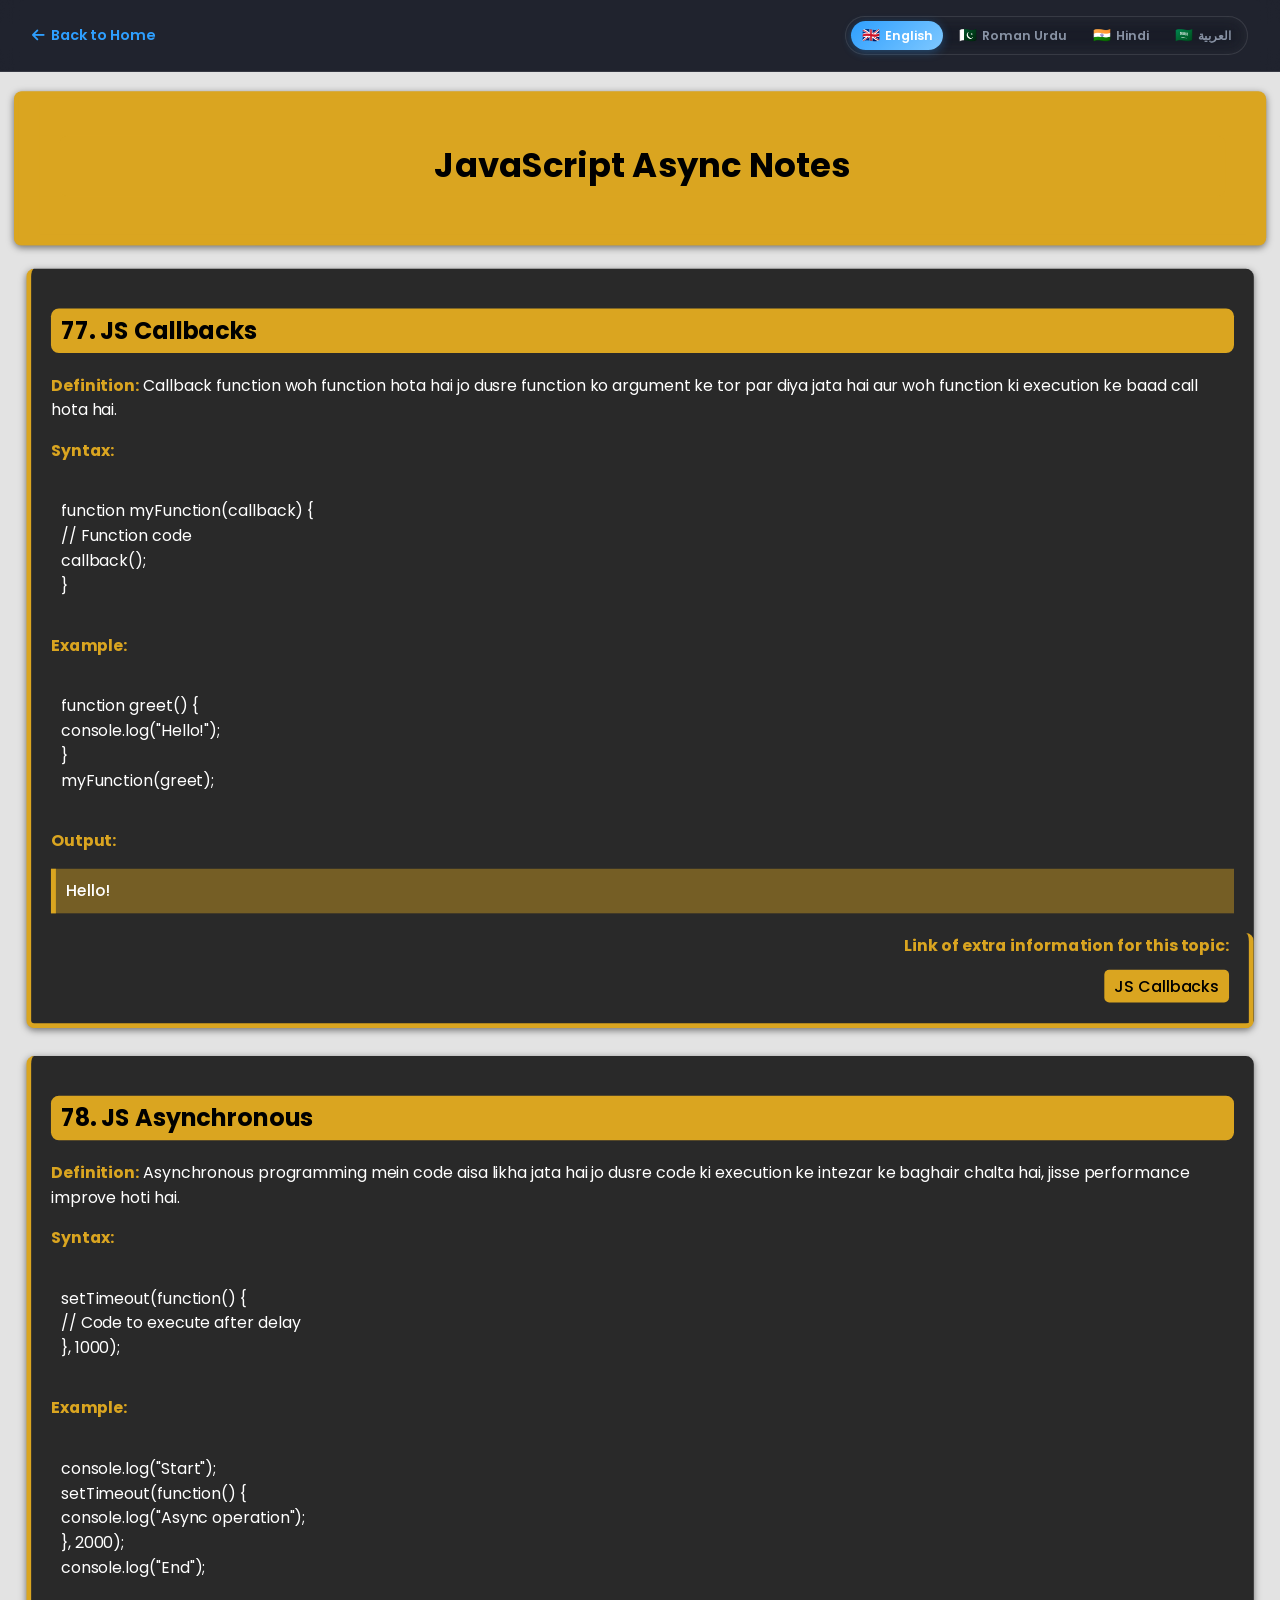
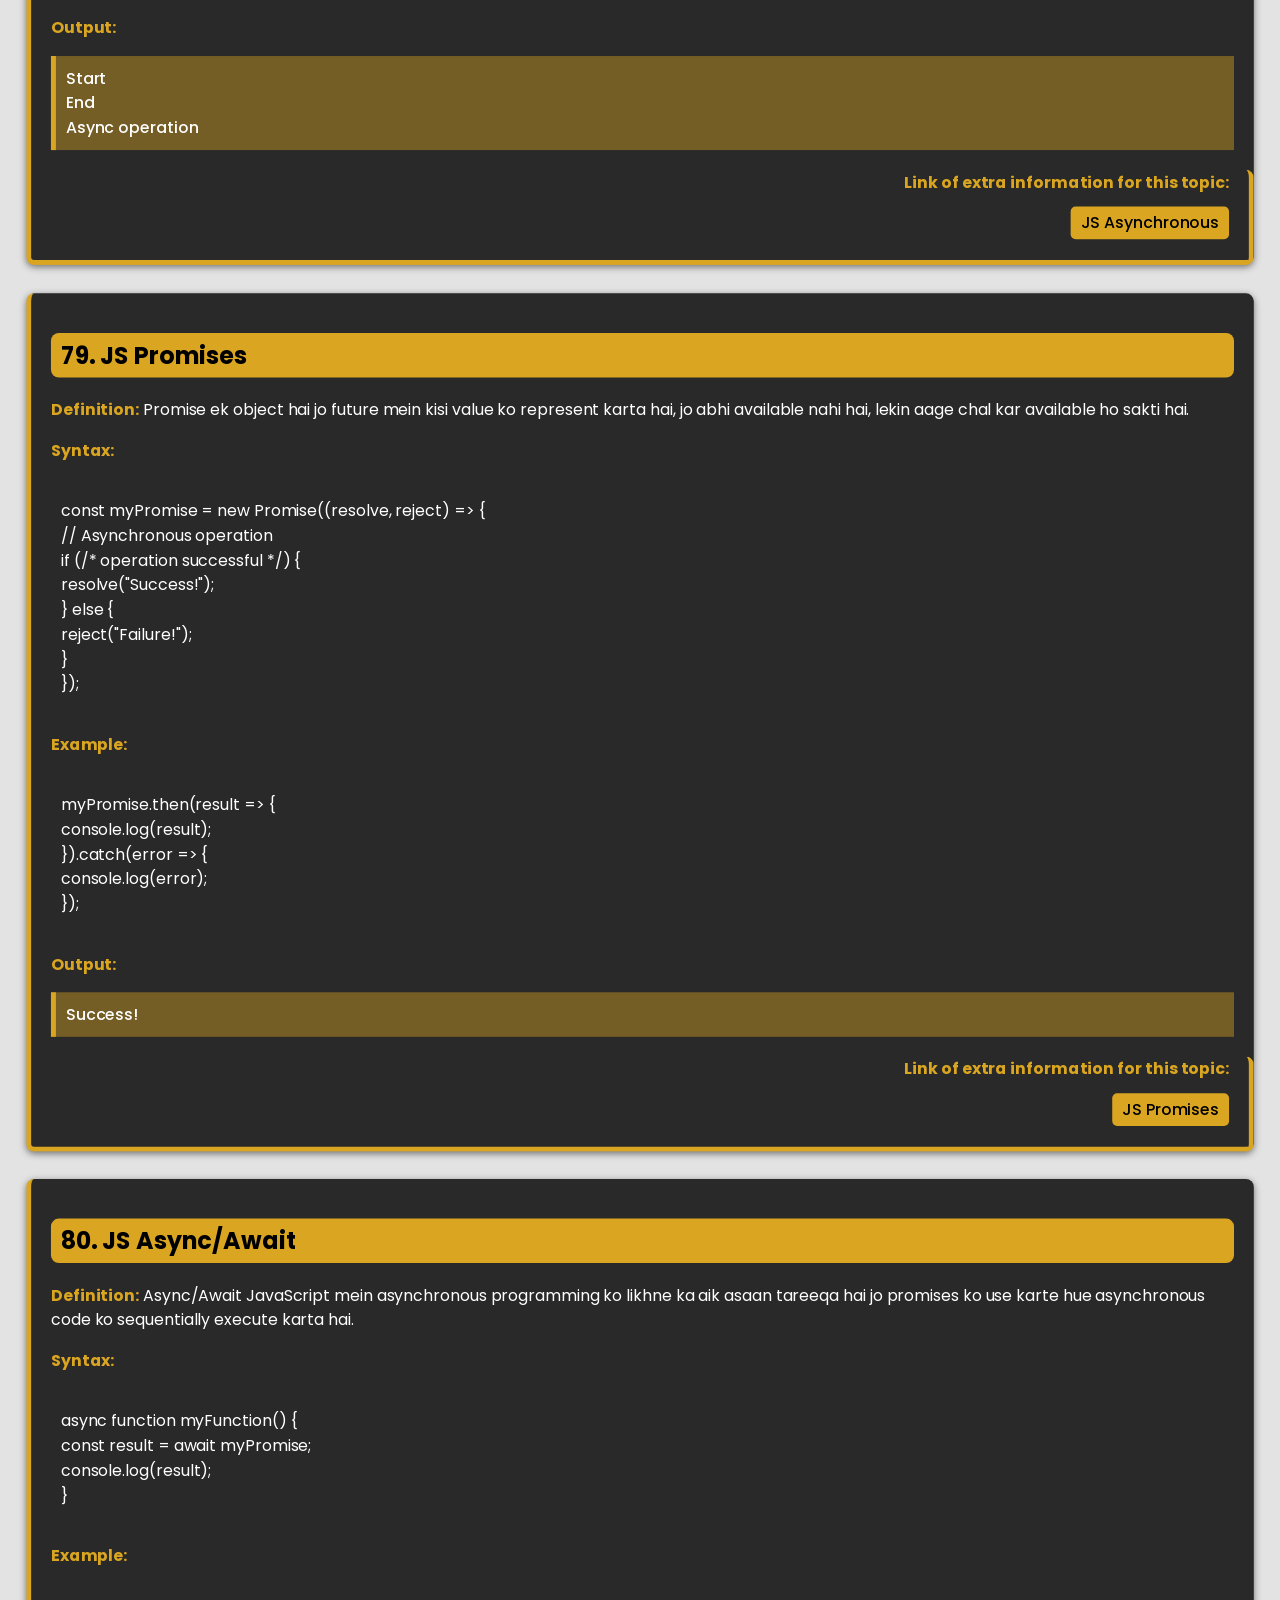
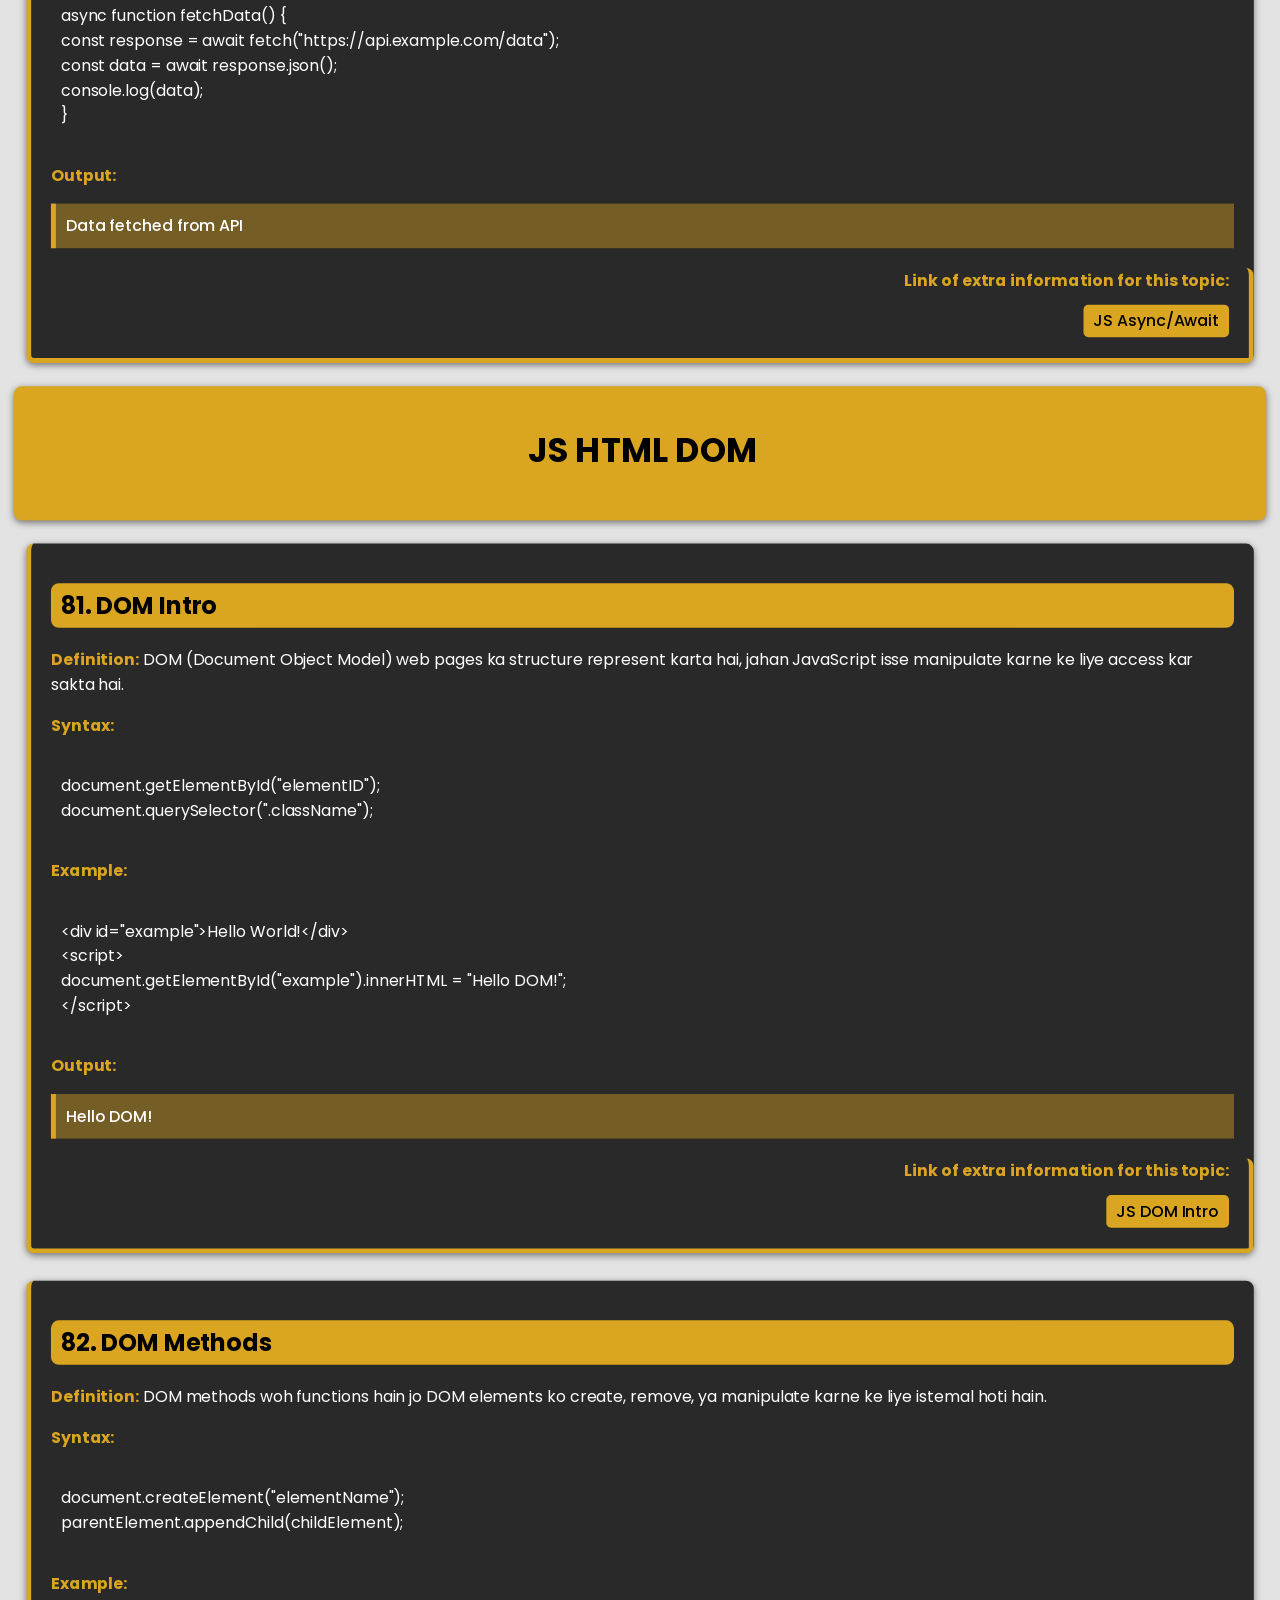
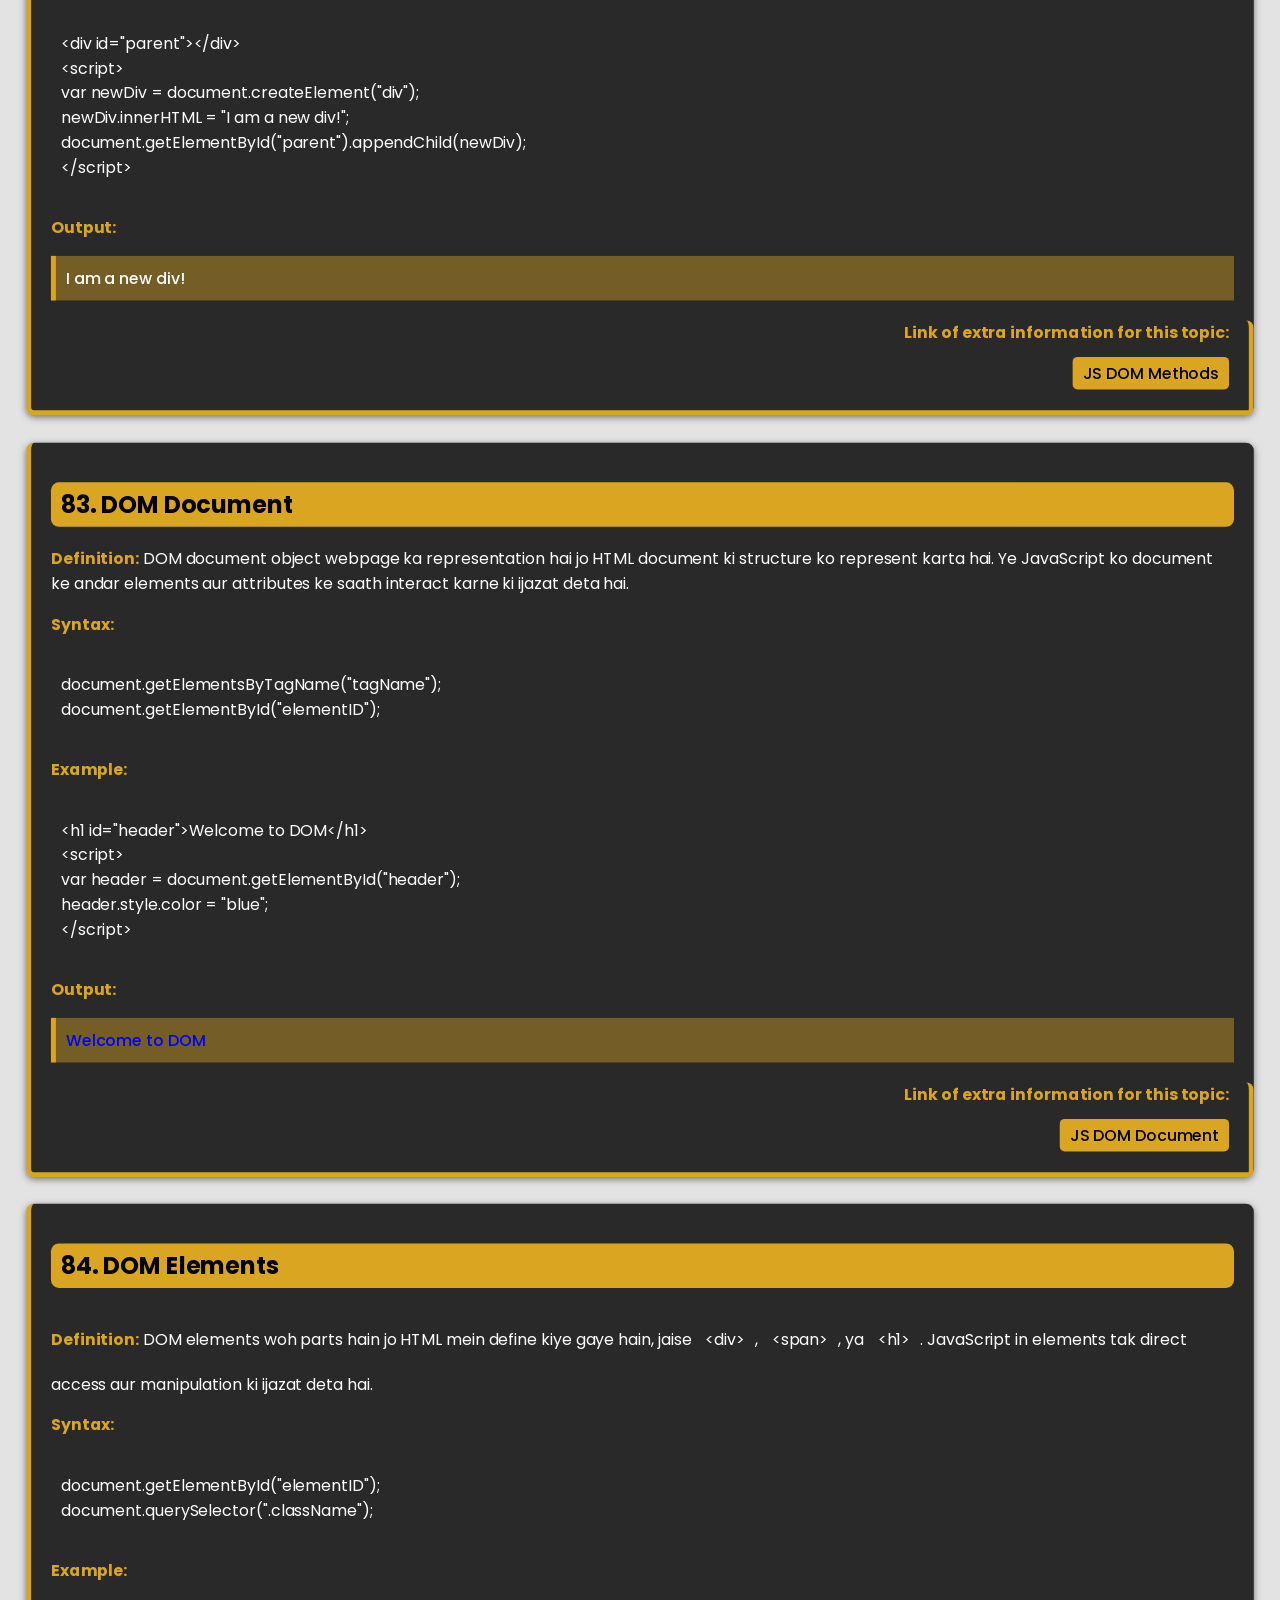
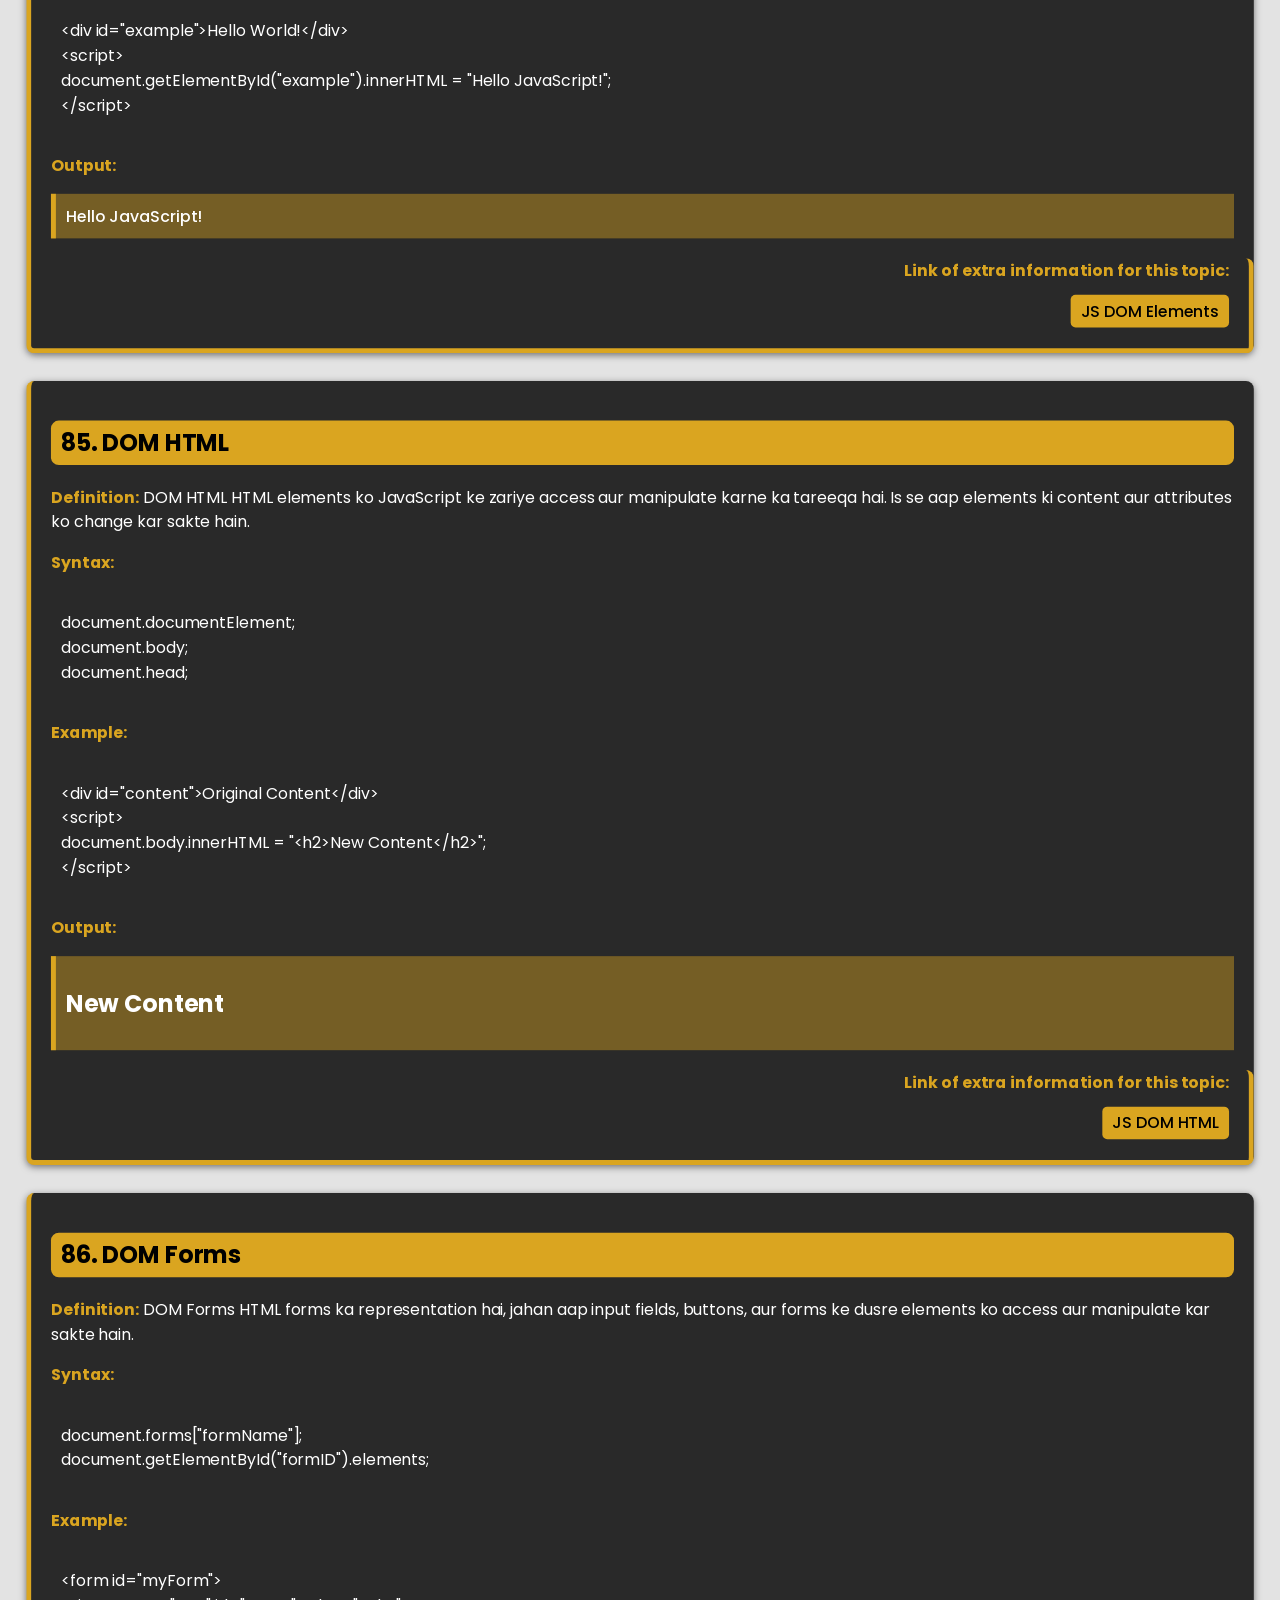
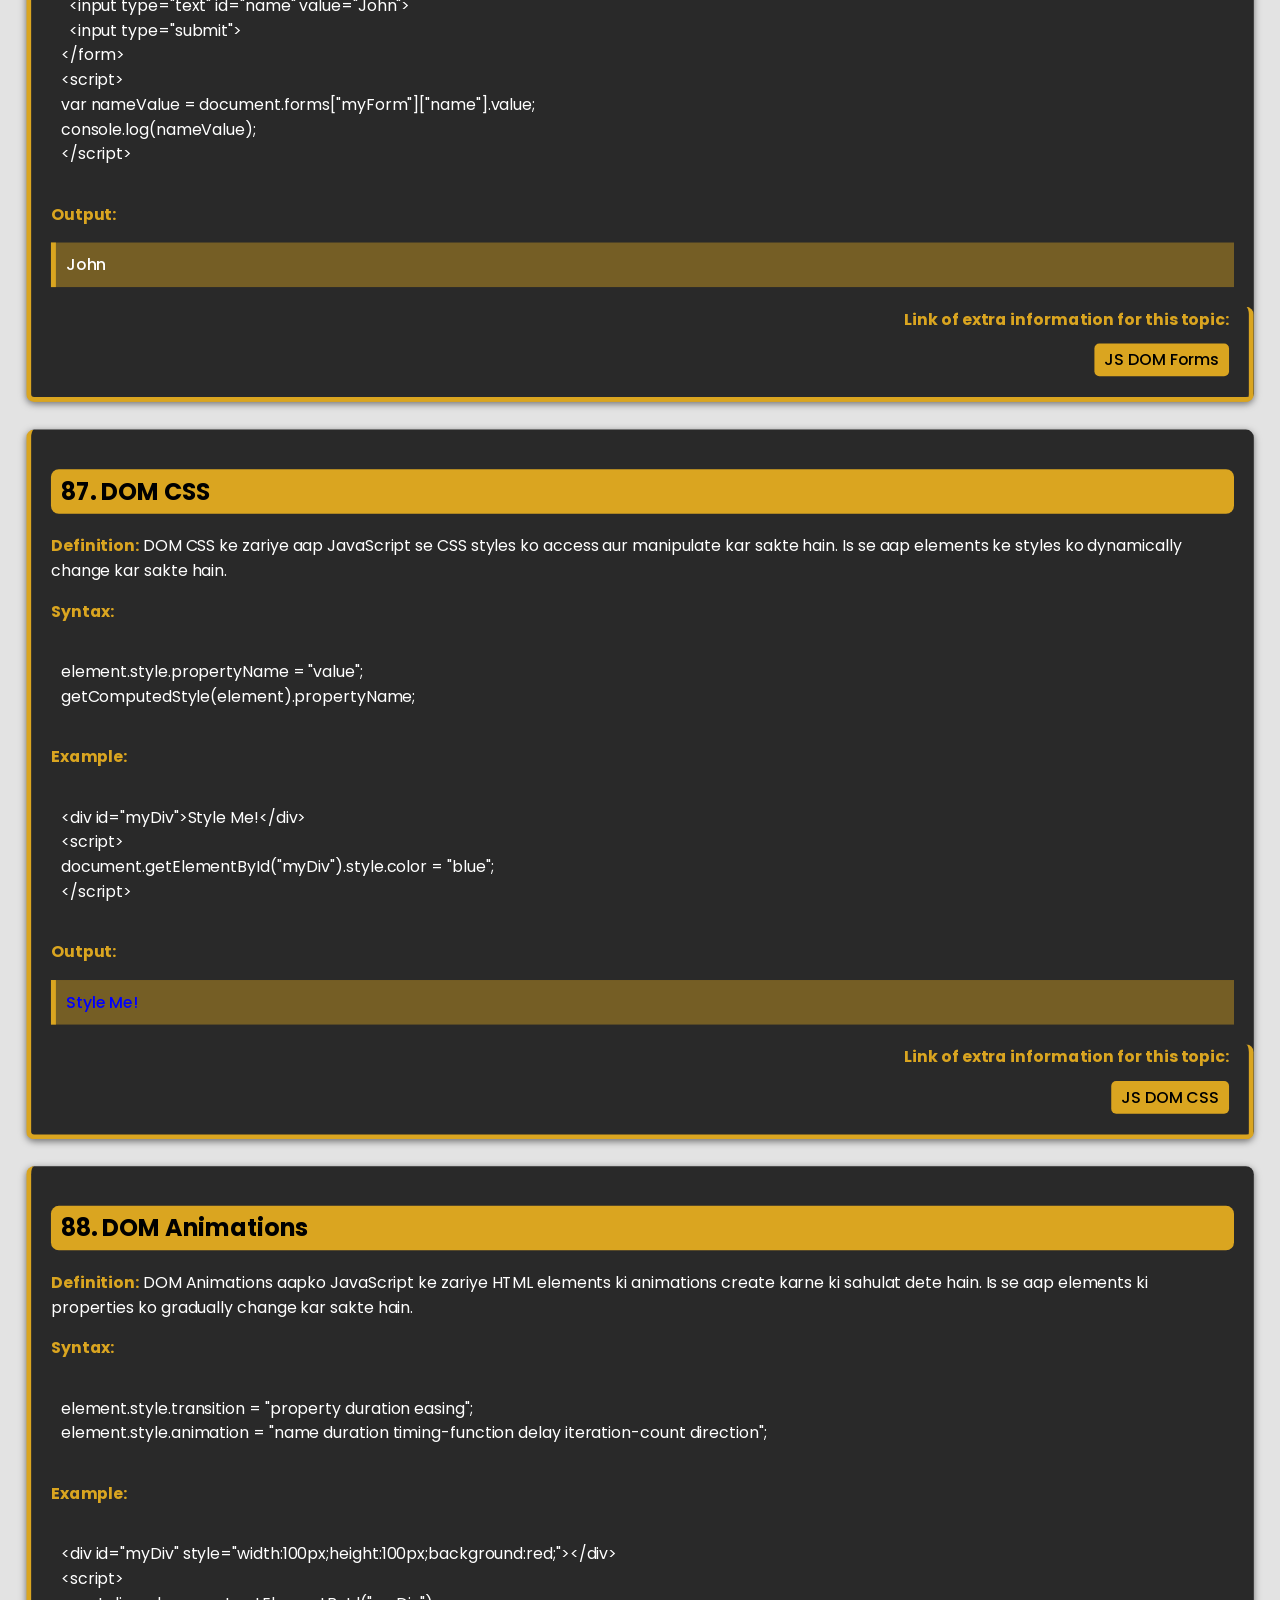
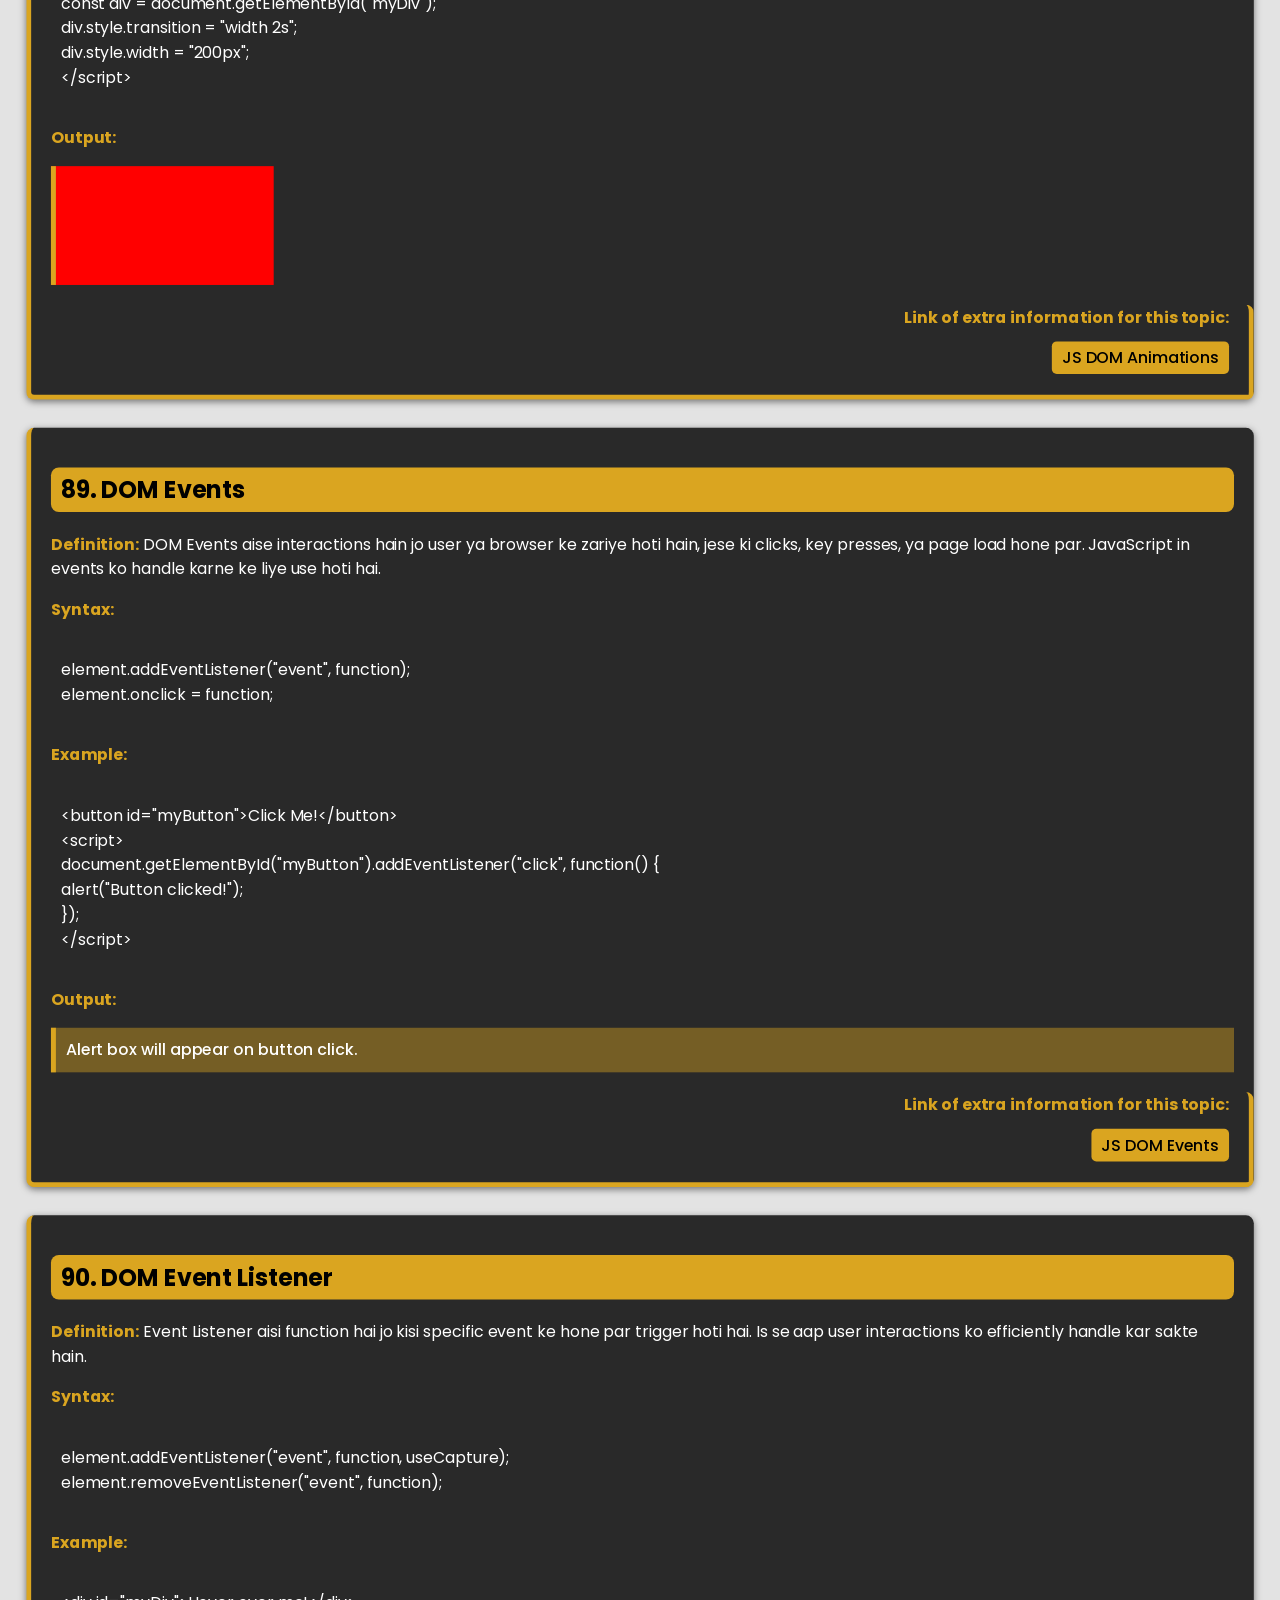
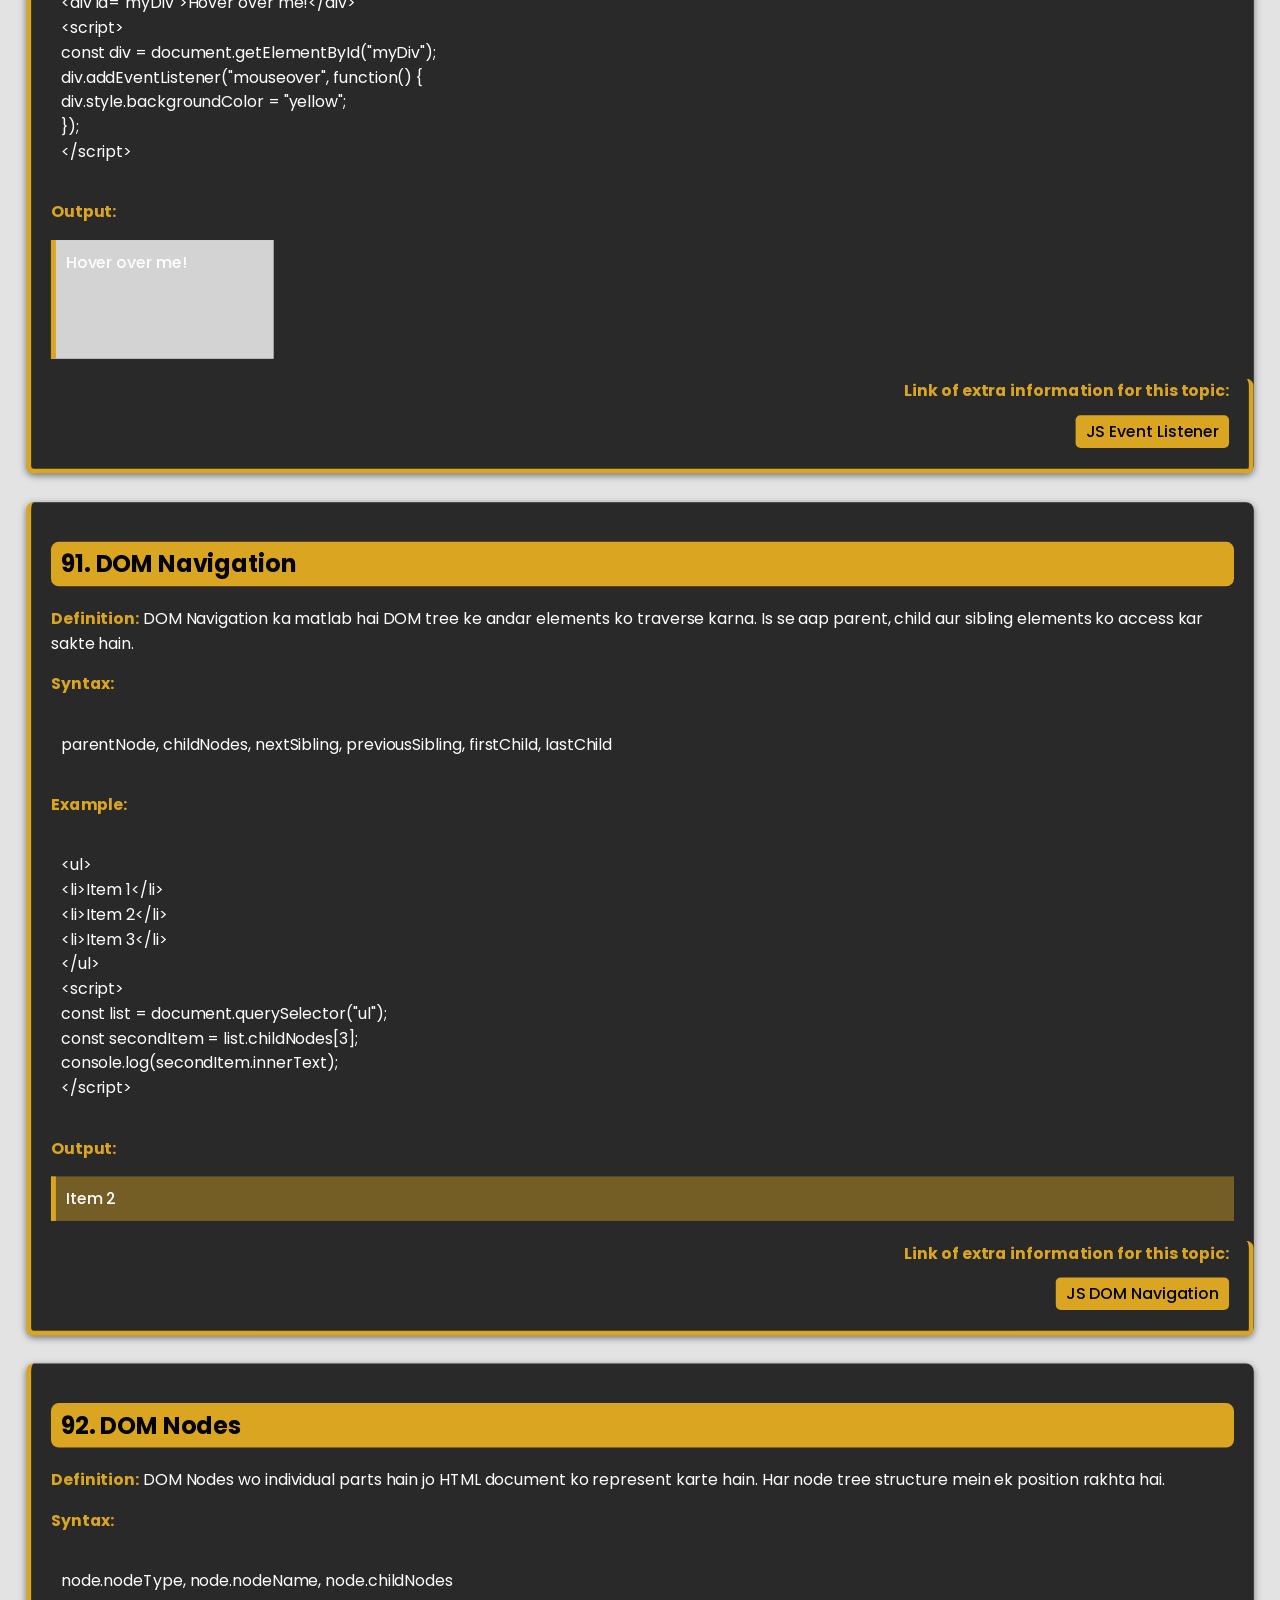
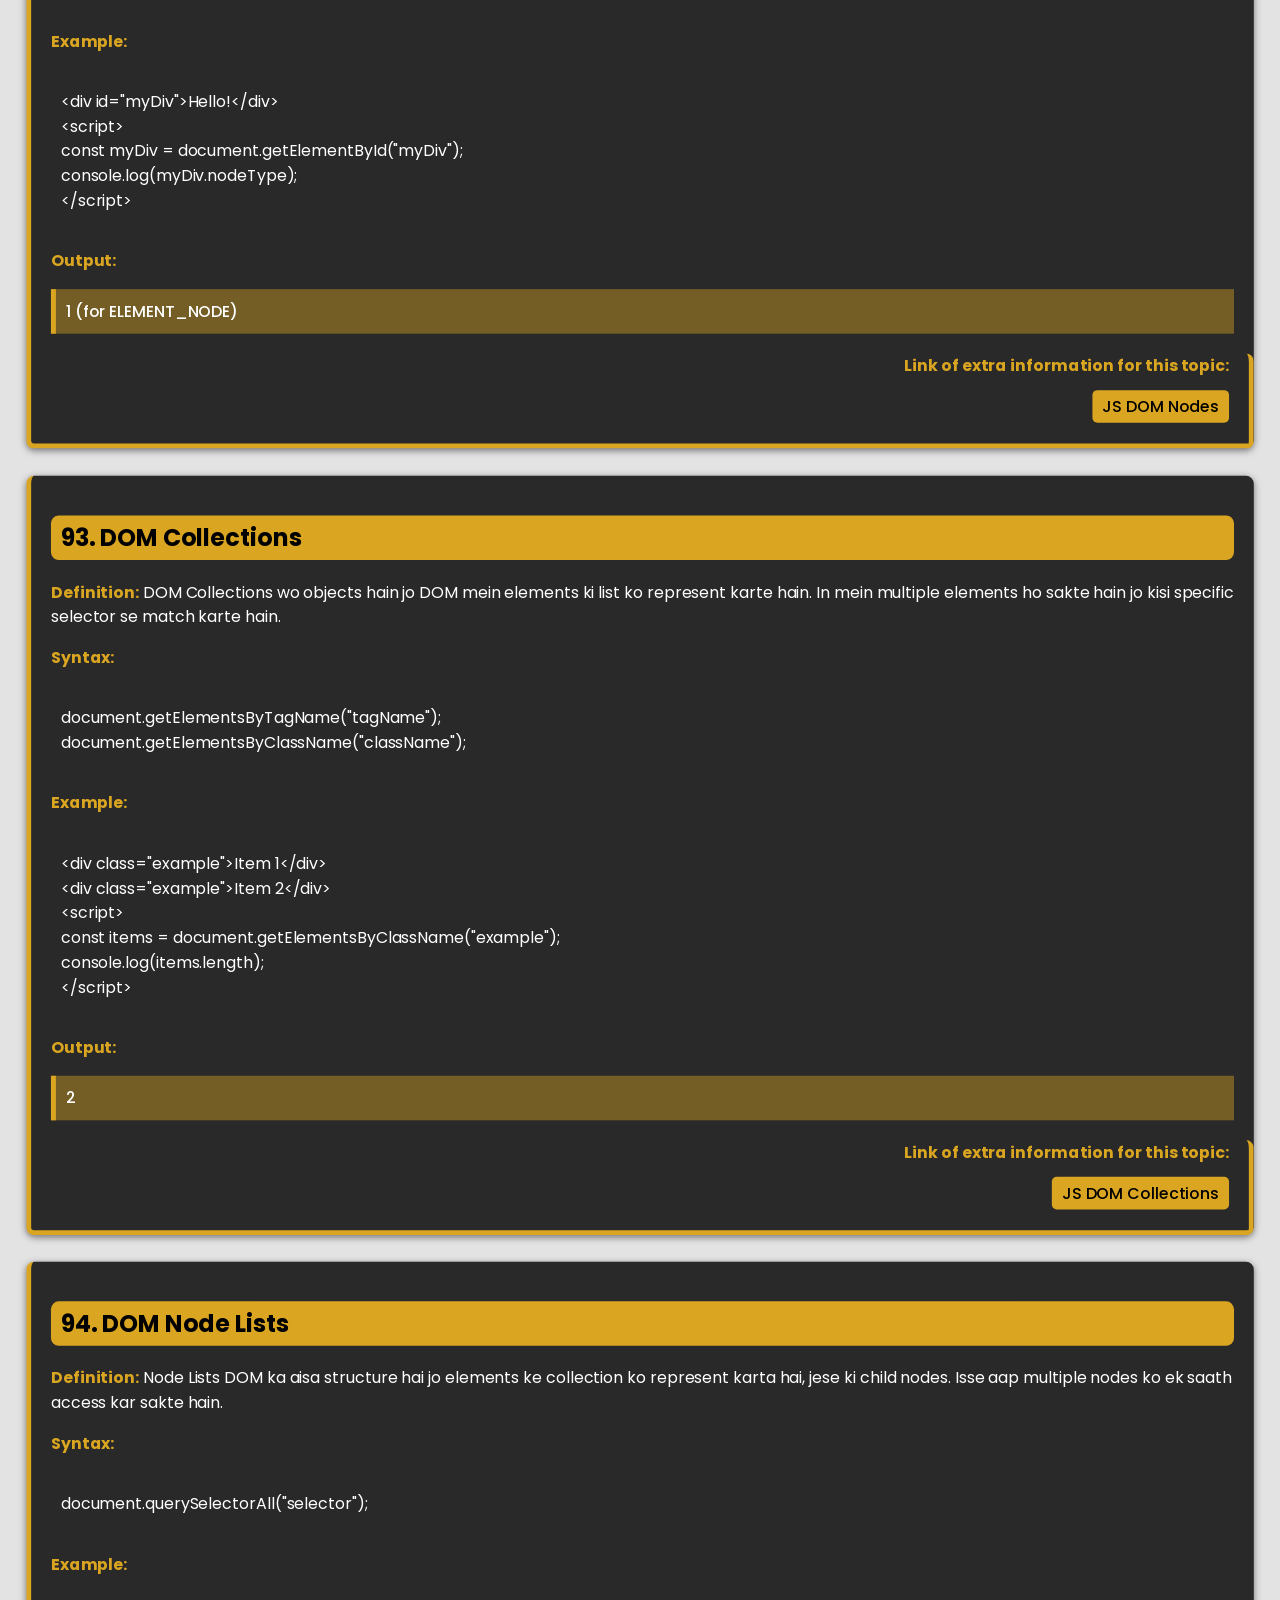
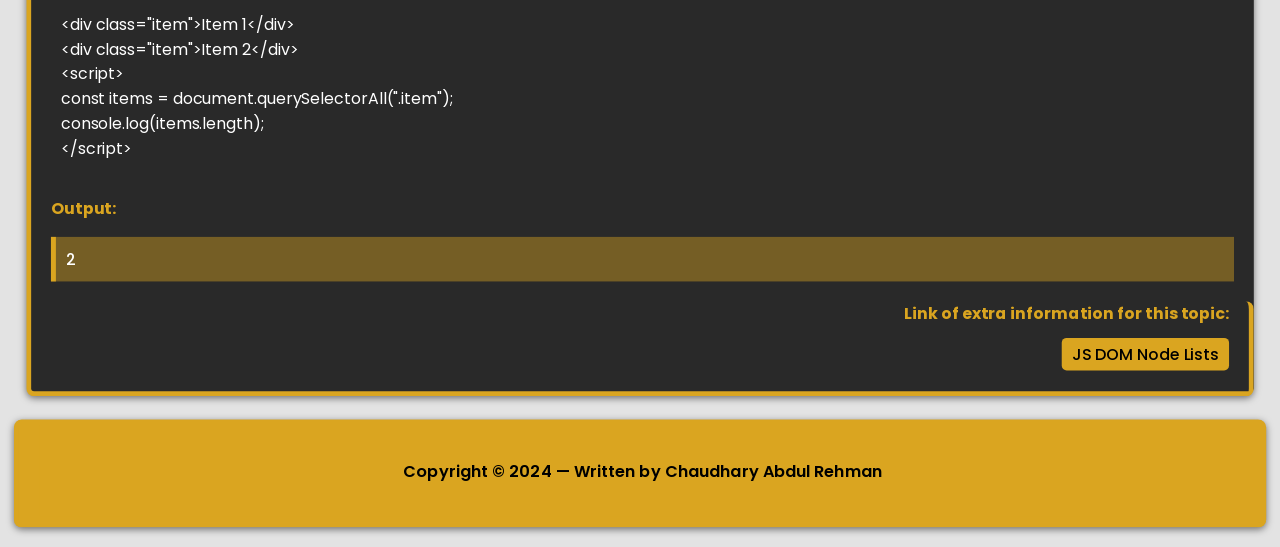
<file: js-tutorial/js-async.html>
<!DOCTYPE html>
<html lang="en">
  <head>
    <meta charset="UTF-8" />
    <meta name="viewport" content="width=device-width, initial-scale=1.0" />
    <title>JS Async</title>
    <link
      rel="stylesheet"
      href="https://cdnjs.cloudflare.com/ajax/libs/font-awesome/6.6.0/css/all.min.css"
    />
    <link rel="shortcut icon" href="img/js-logo.png" type="image/x-icon" />
    <link rel="stylesheet" href="js-tutorial.css" />
  </head>
  <body>
    <header style="display: flex; justify-content: space-between; align-items: center; padding: 1rem 2rem; background: rgba(10, 14, 26, 0.9); border-bottom: 1px solid rgba(255, 255, 255, 0.1); position: sticky; top: 0; z-index: 100; backdrop-filter: blur(10px);">
      <a href="../index.html" style="color: #2e9fff; text-decoration: none; font-weight: 600; font-family: sans-serif; font-size: 0.9rem; display: flex; align-items: center; gap: 0.4rem;">
        <i class="fa-solid fa-arrow-left"></i> <span data-i18n="btn_back_home">Back to Home</span>
      </a>
      <div class="nav-lang-container"></div>
    </header>

    <section id="title-section">
      <header>
        <h1 class="main-title" data-i18n="js_async_title">JS Async Notes</h1>
      </header>
    </section>

    <section>
      <h1>77. JS Callbacks</h1>
      <p>
        <strong>Definition:</strong> Callback function woh function hota hai jo
        dusre function ko argument ke tor par diya jata hai aur woh function ki
        execution ke baad call hota hai.
      </p>

      <p><strong>Syntax:</strong></p>
      <code>
        function myFunction(callback) {<br />
        // Function code<br />
        callback();<br />
        }<br />
      </code>

      <p><strong>Example:</strong></p>
      <code>
        function greet() {<br />
        console.log("Hello!");<br />
        }<br />
        myFunction(greet);<br />
      </code>

      <p><strong>Output:</strong></p>
      <div class="output-box">Hello!</div>

      <div class="extra-info">
        <p><strong>Link of extra information for this topic:</strong></p>
        <a href="https://www.w3schools.com/js/js_callback.asp" target="_blank"
          >JS Callbacks</a
        >
      </div>
    </section>

    <section>
      <h1>78. JS Asynchronous</h1>
      <p>
        <strong>Definition:</strong> Asynchronous programming mein code aisa
        likha jata hai jo dusre code ki execution ke intezar ke baghair chalta
        hai, jisse performance improve hoti hai.
      </p>

      <p><strong>Syntax:</strong></p>
      <code>
        setTimeout(function() {<br />
        // Code to execute after delay<br />
        }, 1000);<br />
      </code>

      <p><strong>Example:</strong></p>
      <code>
        console.log("Start");<br />
        setTimeout(function() {<br />
        console.log("Async operation");<br />
        }, 2000);<br />
        console.log("End");<br />
      </code>

      <p><strong>Output:</strong></p>
      <div class="output-box">Start<br />End<br />Async operation</div>

      <div class="extra-info">
        <p><strong>Link of extra information for this topic:</strong></p>
        <a href="https://www.w3schools.com/js/js_async.asp" target="_blank"
          >JS Asynchronous</a
        >
      </div>
    </section>

    <section>
      <h1>79. JS Promises</h1>
      <p>
        <strong>Definition:</strong> Promise ek object hai jo future mein kisi
        value ko represent karta hai, jo abhi available nahi hai, lekin aage
        chal kar available ho sakti hai.
      </p>

      <p><strong>Syntax:</strong></p>
      <code>
        const myPromise = new Promise((resolve, reject) => {<br />
        // Asynchronous operation<br />
        if (/* operation successful */) {<br />
        resolve("Success!");<br />
        } else {<br />
        reject("Failure!");<br />
        }<br />
        });<br />
      </code>

      <p><strong>Example:</strong></p>
      <code>
        myPromise.then(result => {<br />
        console.log(result);<br />
        }).catch(error => {<br />
        console.log(error);<br />
        });<br />
      </code>

      <p><strong>Output:</strong></p>
      <div class="output-box">Success!</div>

      <div class="extra-info">
        <p><strong>Link of extra information for this topic:</strong></p>
        <a href="https://www.w3schools.com/js/js_promise.asp" target="_blank"
          >JS Promises</a
        >
      </div>
    </section>

    <section>
      <h1>80. JS Async/Await</h1>
      <p>
        <strong>Definition:</strong> Async/Await JavaScript mein asynchronous
        programming ko likhne ka aik asaan tareeqa hai jo promises ko use karte
        hue asynchronous code ko sequentially execute karta hai.
      </p>

      <p><strong>Syntax:</strong></p>
      <code>
        async function myFunction() {<br />
        const result = await myPromise;<br />
        console.log(result);<br />
        }<br />
      </code>

      <p><strong>Example:</strong></p>
      <code>
        async function fetchData() {<br />
        const response = await fetch("https://api.example.com/data");<br />
        const data = await response.json();<br />
        console.log(data);<br />
        }<br />
      </code>

      <p><strong>Output:</strong></p>
      <div class="output-box">Data fetched from API</div>

      <div class="extra-info">
        <p><strong>Link of extra information for this topic:</strong></p>
        <a href="https://www.w3schools.com/js/js_async.asp" target="_blank"
          >JS Async/Await</a
        >
      </div>
    </section>

    <section id="title-section">
      <h1 class="main-title">JS HTML DOM</h1>
    </section>

    <section>
      <h1>81. DOM Intro</h1>
      <p>
        <strong>Definition:</strong> DOM (Document Object Model) web pages ka
        structure represent karta hai, jahan JavaScript isse manipulate karne ke
        liye access kar sakta hai.
      </p>

      <p><strong>Syntax:</strong></p>
      <code>
        document.getElementById("elementID");<br />
        document.querySelector(".className");
      </code>

      <p><strong>Example:</strong></p>
      <code>
        &lt;div id="example"&gt;Hello World!&lt;/div&gt;<br />
        &lt;script&gt;<br />
        document.getElementById("example").innerHTML = "Hello DOM!";<br />
        &lt;/script&gt;
      </code>

      <p><strong>Output:</strong></p>
      <div class="output-box">Hello DOM!</div>

      <div class="extra-info">
        <p><strong>Link of extra information for this topic:</strong></p>
        <a href="https://www.w3schools.com/js/js_htmldom.asp" target="_blank"
          >JS DOM Intro</a
        >
      </div>
    </section>

    <section>
      <h1>82. DOM Methods</h1>
      <p>
        <strong>Definition:</strong> DOM methods woh functions hain jo DOM
        elements ko create, remove, ya manipulate karne ke liye istemal hoti
        hain.
      </p>

      <p><strong>Syntax:</strong></p>
      <code>
        document.createElement("elementName");<br />
        parentElement.appendChild(childElement);
      </code>

      <p><strong>Example:</strong></p>
      <code>
        &lt;div id="parent"&gt;&lt;/div&gt;<br />
        &lt;script&gt;<br />
        var newDiv = document.createElement("div");<br />
        newDiv.innerHTML = "I am a new div!";<br />
        document.getElementById("parent").appendChild(newDiv);<br />
        &lt;/script&gt;
      </code>

      <p><strong>Output:</strong></p>
      <div class="output-box">I am a new div!</div>

      <div class="extra-info">
        <p><strong>Link of extra information for this topic:</strong></p>
        <a
          href="https://www.w3schools.com/js/js_htmldom_methods.asp"
          target="_blank"
          >JS DOM Methods</a
        >
      </div>
    </section>

    <section>
      <h1>83. DOM Document</h1>
      <p>
        <strong>Definition:</strong> DOM document object webpage ka
        representation hai jo HTML document ki structure ko represent karta hai.
        Ye JavaScript ko document ke andar elements aur attributes ke saath
        interact karne ki ijazat deta hai.
      </p>

      <p><strong>Syntax:</strong></p>
      <code>
        document.getElementsByTagName("tagName");<br />
        document.getElementById("elementID");
      </code>

      <p><strong>Example:</strong></p>
      <code>
        &lt;h1 id="header"&gt;Welcome to DOM&lt;/h1&gt;<br />
        &lt;script&gt;<br />
        var header = document.getElementById("header");<br />
        header.style.color = "blue";<br />
        &lt;/script&gt;
      </code>

      <p><strong>Output:</strong></p>
      <div class="output-box" style="color: blue">Welcome to DOM</div>

      <div class="extra-info">
        <p><strong>Link of extra information for this topic:</strong></p>
        <a
          href="https://www.w3schools.com/js/js_htmldom_document.asp"
          target="_blank"
          >JS DOM Document</a
        >
      </div>
    </section>

    <section>
      <h1>84. DOM Elements</h1>
      <p>
        <strong>Definition:</strong> DOM elements woh parts hain jo HTML mein
        define kiye gaye hain, jaise <code>&lt;div&gt;</code>,
        <code>&lt;span&gt;</code>, ya <code>&lt;h1&gt;</code>. JavaScript in
        elements tak direct access aur manipulation ki ijazat deta hai.
      </p>

      <p><strong>Syntax:</strong></p>
      <code>
        document.getElementById("elementID");<br />
        document.querySelector(".className");
      </code>

      <p><strong>Example:</strong></p>
      <code>
        &lt;div id="example"&gt;Hello World!&lt;/div&gt;<br />
        &lt;script&gt;<br />
        document.getElementById("example").innerHTML = "Hello JavaScript!";<br />
        &lt;/script&gt;
      </code>

      <p><strong>Output:</strong></p>
      <div class="output-box">Hello JavaScript!</div>

      <div class="extra-info">
        <p><strong>Link of extra information for this topic:</strong></p>
        <a
          href="https://www.w3schools.com/js/js_htmldom_elements.asp"
          target="_blank"
          >JS DOM Elements</a
        >
      </div>
    </section>

    <section>
      <h1>85. DOM HTML</h1>
      <p>
        <strong>Definition:</strong> DOM HTML HTML elements ko JavaScript ke
        zariye access aur manipulate karne ka tareeqa hai. Is se aap elements ki
        content aur attributes ko change kar sakte hain.
      </p>

      <p><strong>Syntax:</strong></p>
      <code>
        document.documentElement;<br />
        document.body;<br />
        document.head;
      </code>

      <p><strong>Example:</strong></p>
      <code>
        &lt;div id="content"&gt;Original Content&lt;/div&gt;<br />
        &lt;script&gt;<br />
        document.body.innerHTML = "&lt;h2&gt;New Content&lt;/h2&gt;";<br />
        &lt;/script&gt;
      </code>

      <p><strong>Output:</strong></p>
      <div class="output-box"><h2>New Content</h2></div>

      <div class="extra-info">
        <p><strong>Link of extra information for this topic:</strong></p>
        <a
          href="https://www.w3schools.com/js/js_htmldom_html.asp"
          target="_blank"
          >JS DOM HTML</a
        >
      </div>
    </section>

    <section>
      <h1>86. DOM Forms</h1>
      <p>
        <strong>Definition:</strong> DOM Forms HTML forms ka representation hai,
        jahan aap input fields, buttons, aur forms ke dusre elements ko access
        aur manipulate kar sakte hain.
      </p>

      <p><strong>Syntax:</strong></p>
      <code>
        document.forms["formName"];<br />
        document.getElementById("formID").elements;
      </code>

      <p><strong>Example:</strong></p>
      <code>
        &lt;form id="myForm"&gt;<br />
        &nbsp;&nbsp;&lt;input type="text" id="name" value="John"&gt;<br />
        &nbsp;&nbsp;&lt;input type="submit"&gt;<br />
        &lt;/form&gt;<br />
        &lt;script&gt;<br />
        var nameValue = document.forms["myForm"]["name"].value;<br />
        console.log(nameValue);<br />
        &lt;/script&gt;
      </code>

      <p><strong>Output:</strong></p>
      <div class="output-box">John</div>

      <div class="extra-info">
        <p><strong>Link of extra information for this topic:</strong></p>
        <a href="https://www.w3schools.com/js/js_validation.asp" target="_blank"
          >JS DOM Forms</a
        >
      </div>
    </section>

    <section>
      <h1>87. DOM CSS</h1>
      <p>
        <strong>Definition:</strong> DOM CSS ke zariye aap JavaScript se CSS
        styles ko access aur manipulate kar sakte hain. Is se aap elements ke
        styles ko dynamically change kar sakte hain.
      </p>

      <p><strong>Syntax:</strong></p>
      <code>
        element.style.propertyName = "value";<br />
        getComputedStyle(element).propertyName;
      </code>

      <p><strong>Example:</strong></p>
      <code>
        &lt;div id="myDiv"&gt;Style Me!&lt;/div&gt;<br />
        &lt;script&gt;<br />
        document.getElementById("myDiv").style.color = "blue";<br />
        &lt;/script&gt;
      </code>

      <p><strong>Output:</strong></p>
      <div class="output-box" style="color: blue">Style Me!</div>

      <div class="extra-info">
        <p><strong>Link of extra information for this topic:</strong></p>
        <a
          href="https://www.w3schools.com/js/js_htmldom_css.asp"
          target="_blank"
          >JS DOM CSS</a
        >
      </div>
    </section>

    <section>
      <h1>88. DOM Animations</h1>
      <p>
        <strong>Definition:</strong> DOM Animations aapko JavaScript ke zariye
        HTML elements ki animations create karne ki sahulat dete hain. Is se aap
        elements ki properties ko gradually change kar sakte hain.
      </p>

      <p><strong>Syntax:</strong></p>
      <code>
        element.style.transition = "property duration easing";<br />
        element.style.animation = "name duration timing-function delay
        iteration-count direction";
      </code>

      <p><strong>Example:</strong></p>
      <code>
        &lt;div id="myDiv"
        style="width:100px;height:100px;background:red;"&gt;&lt;/div&gt;<br />
        &lt;script&gt;<br />
        const div = document.getElementById("myDiv");<br />
        div.style.transition = "width 2s";<br />
        div.style.width = "200px";<br />
        &lt;/script&gt;
      </code>

      <p><strong>Output:</strong></p>
      <div
        class="output-box"
        style="width: 200px; height: 100px; background: red"
      >
        &nbsp;
      </div>

      <div class="extra-info">
        <p><strong>Link of extra information for this topic:</strong></p>
        <a
          href="https://www.w3schools.com/js/js_htmldom_animate.asp"
          target="_blank"
          >JS DOM Animations</a
        >
      </div>
    </section>

    <section>
      <h1>89. DOM Events</h1>
      <p>
        <strong>Definition:</strong> DOM Events aise interactions hain jo user
        ya browser ke zariye hoti hain, jese ki clicks, key presses, ya page
        load hone par. JavaScript in events ko handle karne ke liye use hoti
        hai.
      </p>

      <p><strong>Syntax:</strong></p>
      <code>
        element.addEventListener("event", function);<br />
        element.onclick = function;
      </code>

      <p><strong>Example:</strong></p>
      <code>
        &lt;button id="myButton"&gt;Click Me!&lt;/button&gt;<br />
        &lt;script&gt;<br />
        document.getElementById("myButton").addEventListener("click", function()
        {<br />
        alert("Button clicked!");<br />
        });<br />
        &lt;/script&gt;
      </code>

      <p><strong>Output:</strong></p>
      <div class="output-box">Alert box will appear on button click.</div>

      <div class="extra-info">
        <p><strong>Link of extra information for this topic:</strong></p>
        <a
          href="https://www.w3schools.com/js/js_htmldom_events.asp"
          target="_blank"
          >JS DOM Events</a
        >
      </div>
    </section>

    <section>
      <h1>90. DOM Event Listener</h1>
      <p>
        <strong>Definition:</strong> Event Listener aisi function hai jo kisi
        specific event ke hone par trigger hoti hai. Is se aap user interactions
        ko efficiently handle kar sakte hain.
      </p>

      <p><strong>Syntax:</strong></p>
      <code>
        element.addEventListener("event", function, useCapture);<br />
        element.removeEventListener("event", function);
      </code>

      <p><strong>Example:</strong></p>
      <code>
        &lt;div id="myDiv"&gt;Hover over me!&lt;/div&gt;<br />
        &lt;script&gt;<br />
        const div = document.getElementById("myDiv");<br />
        div.addEventListener("mouseover", function() {<br />
        div.style.backgroundColor = "yellow";<br />
        });<br />
        &lt;/script&gt;
      </code>

      <p><strong>Output:</strong></p>
      <div
        class="output-box"
        style="width: 200px; height: 100px; background: lightgrey"
      >
        Hover over me!
      </div>

      <div class="extra-info">
        <p><strong>Link of extra information for this topic:</strong></p>
        <a
          href="https://www.w3schools.com/js/js_htmldom_eventlistener.asp"
          target="_blank"
          >JS Event Listener</a
        >
      </div>
    </section>

    <section>
      <h1>91. DOM Navigation</h1>
      <p>
        <strong>Definition:</strong> DOM Navigation ka matlab hai DOM tree ke
        andar elements ko traverse karna. Is se aap parent, child aur sibling
        elements ko access kar sakte hain.
      </p>

      <p><strong>Syntax:</strong></p>
      <code>
        parentNode, childNodes, nextSibling, previousSibling, firstChild,
        lastChild
      </code>

      <p><strong>Example:</strong></p>
      <code>
        &lt;ul&gt;<br />
        &lt;li&gt;Item 1&lt;/li&gt;<br />
        &lt;li&gt;Item 2&lt;/li&gt;<br />
        &lt;li&gt;Item 3&lt;/li&gt;<br />
        &lt;/ul&gt;<br />
        &lt;script&gt;<br />
        const list = document.querySelector("ul");<br />
        const secondItem = list.childNodes[3];<br />
        console.log(secondItem.innerText);<br />
        &lt;/script&gt;
      </code>

      <p><strong>Output:</strong></p>
      <div class="output-box">Item 2</div>

      <div class="extra-info">
        <p><strong>Link of extra information for this topic:</strong></p>
        <a
          href="https://www.w3schools.com/js/js_htmldom_navigation.asp"
          target="_blank"
          >JS DOM Navigation</a
        >
      </div>
    </section>

    <section>
      <h1>92. DOM Nodes</h1>
      <p>
        <strong>Definition:</strong> DOM Nodes wo individual parts hain jo HTML
        document ko represent karte hain. Har node tree structure mein ek
        position rakhta hai.
      </p>

      <p><strong>Syntax:</strong></p>
      <code> node.nodeType, node.nodeName, node.childNodes </code>

      <p><strong>Example:</strong></p>
      <code>
        &lt;div id="myDiv"&gt;Hello!&lt;/div&gt;<br />
        &lt;script&gt;<br />
        const myDiv = document.getElementById("myDiv");<br />
        console.log(myDiv.nodeType);<br />
        &lt;/script&gt;
      </code>

      <p><strong>Output:</strong></p>
      <div class="output-box">1 (for ELEMENT_NODE)</div>

      <div class="extra-info">
        <p><strong>Link of extra information for this topic:</strong></p>
        <a
          href="https://www.w3schools.com/js/js_htmldom_nodes.asp"
          target="_blank"
          >JS DOM Nodes</a
        >
      </div>
    </section>

    <section>
      <h1>93. DOM Collections</h1>
      <p>
        <strong>Definition:</strong> DOM Collections wo objects hain jo DOM mein
        elements ki list ko represent karte hain. In mein multiple elements ho
        sakte hain jo kisi specific selector se match karte hain.
      </p>

      <p><strong>Syntax:</strong></p>
      <code>
        document.getElementsByTagName("tagName");<br />
        document.getElementsByClassName("className");
      </code>

      <p><strong>Example:</strong></p>
      <code>
        &lt;div class="example"&gt;Item 1&lt;/div&gt;<br />
        &lt;div class="example"&gt;Item 2&lt;/div&gt;<br />
        &lt;script&gt;<br />
        const items = document.getElementsByClassName("example");<br />
        console.log(items.length);<br />
        &lt;/script&gt;
      </code>

      <p><strong>Output:</strong></p>
      <div class="output-box">2</div>

      <div class="extra-info">
        <p><strong>Link of extra information for this topic:</strong></p>
        <a
          href="https://www.w3schools.com/js/js_htmldom_collections.asp"
          target="_blank"
          >JS DOM Collections</a
        >
      </div>
    </section>

    <section>
      <h1>94. DOM Node Lists</h1>
      <p>
        <strong>Definition:</strong> Node Lists DOM ka aisa structure hai jo
        elements ke collection ko represent karta hai, jese ki child nodes. Isse
        aap multiple nodes ko ek saath access kar sakte hain.
      </p>

      <p><strong>Syntax:</strong></p>
      <code> document.querySelectorAll("selector"); </code>

      <p><strong>Example:</strong></p>
      <code>
        &lt;div class="item"&gt;Item 1&lt;/div&gt;<br />
        &lt;div class="item"&gt;Item 2&lt;/div&gt;<br />
        &lt;script&gt;<br />
        const items = document.querySelectorAll(".item");<br />
        console.log(items.length);<br />
        &lt;/script&gt;
      </code>

      <p><strong>Output:</strong></p>
      <div class="output-box">2</div>

      <div class="extra-info">
        <p><strong>Link of extra information for this topic:</strong></p>
        <a
          href="https://www.w3schools.com/js/js_htmldom_nodelist.asp"
          target="_blank"
          >JS DOM Node Lists</a
        >
      </div>
    </section>

    <section id="footer-section">
      <footer>
        <p><span data-i18n="lbl_copyright">Copyright © 2024 — Written by</span> <span>Chaudhary Abdul Rehman</span></p>
      </footer>
    </section>

    <!-- i18n Scripts -->
    <script src="../js/translations.js"></script>
    <script src="../js/js_translations.js"></script>
    <script src="../js/i18n.js"></script>
  </body>
</html>
</file>
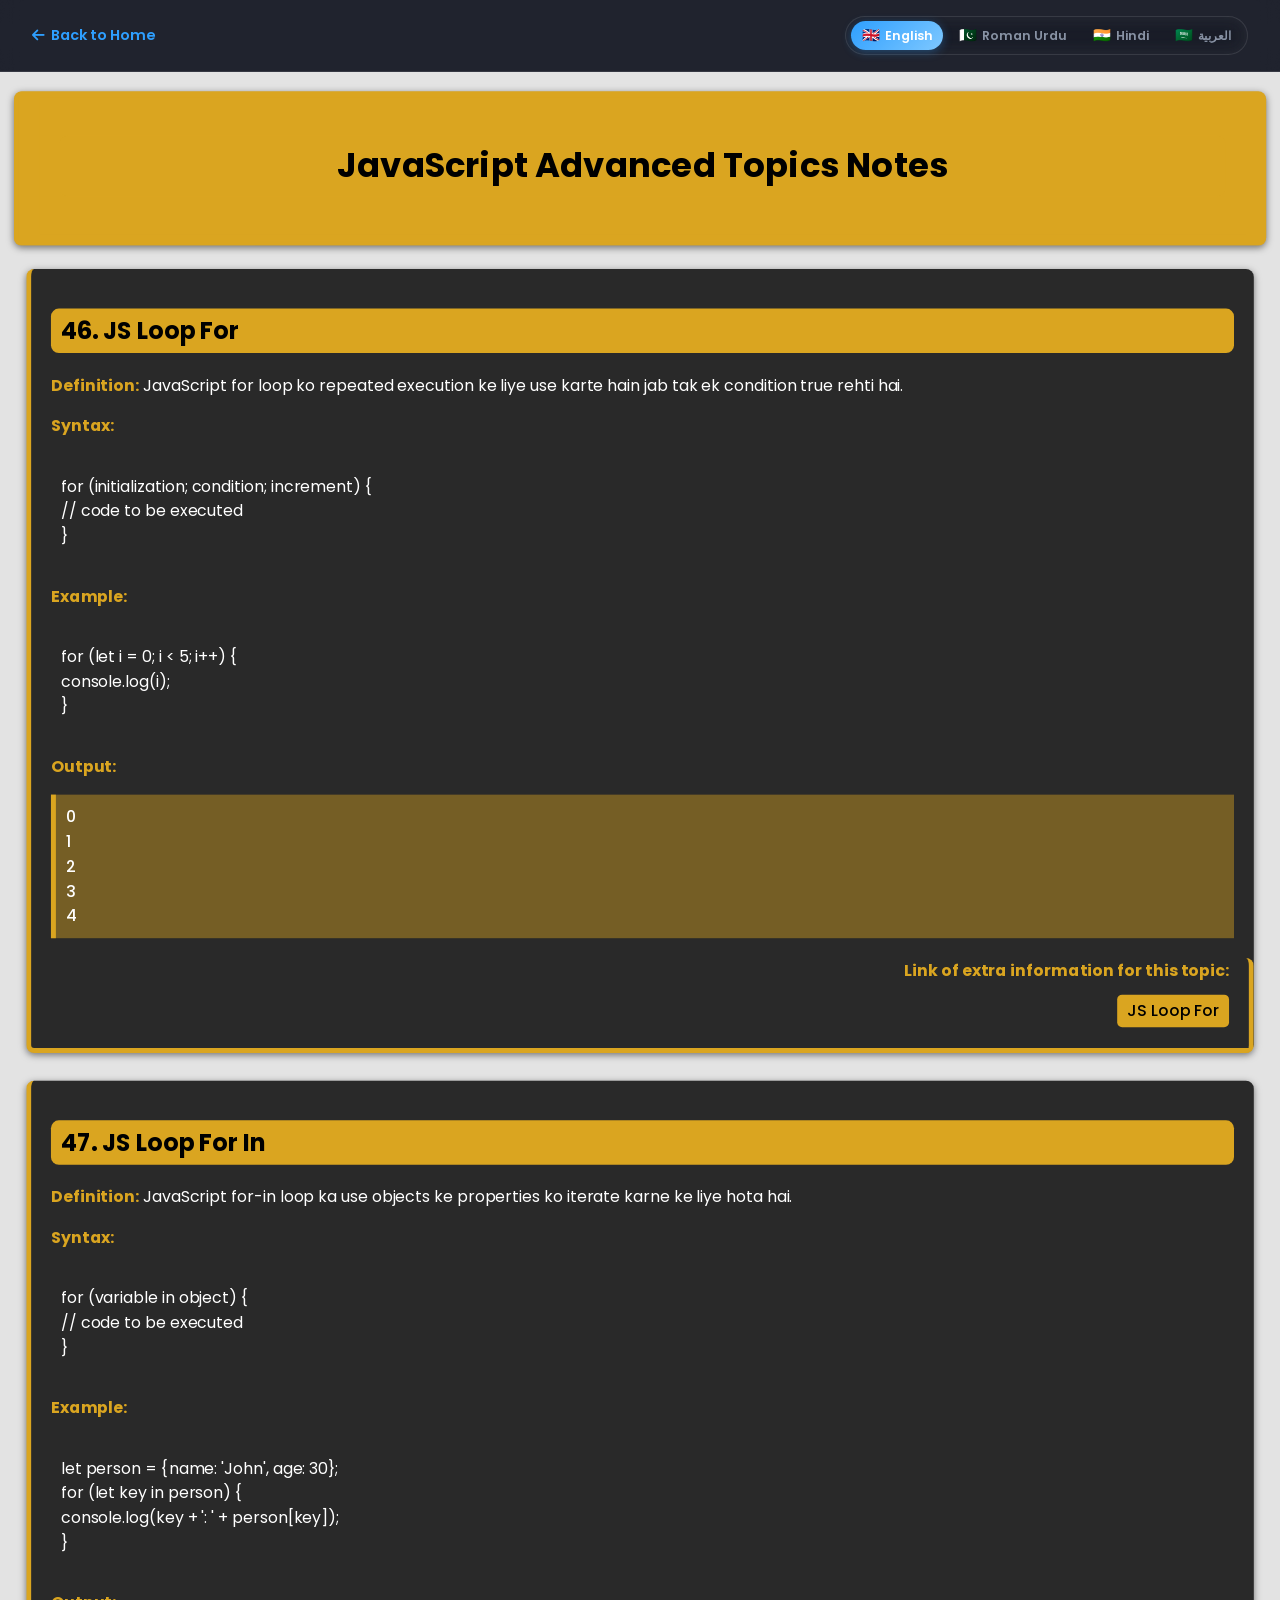
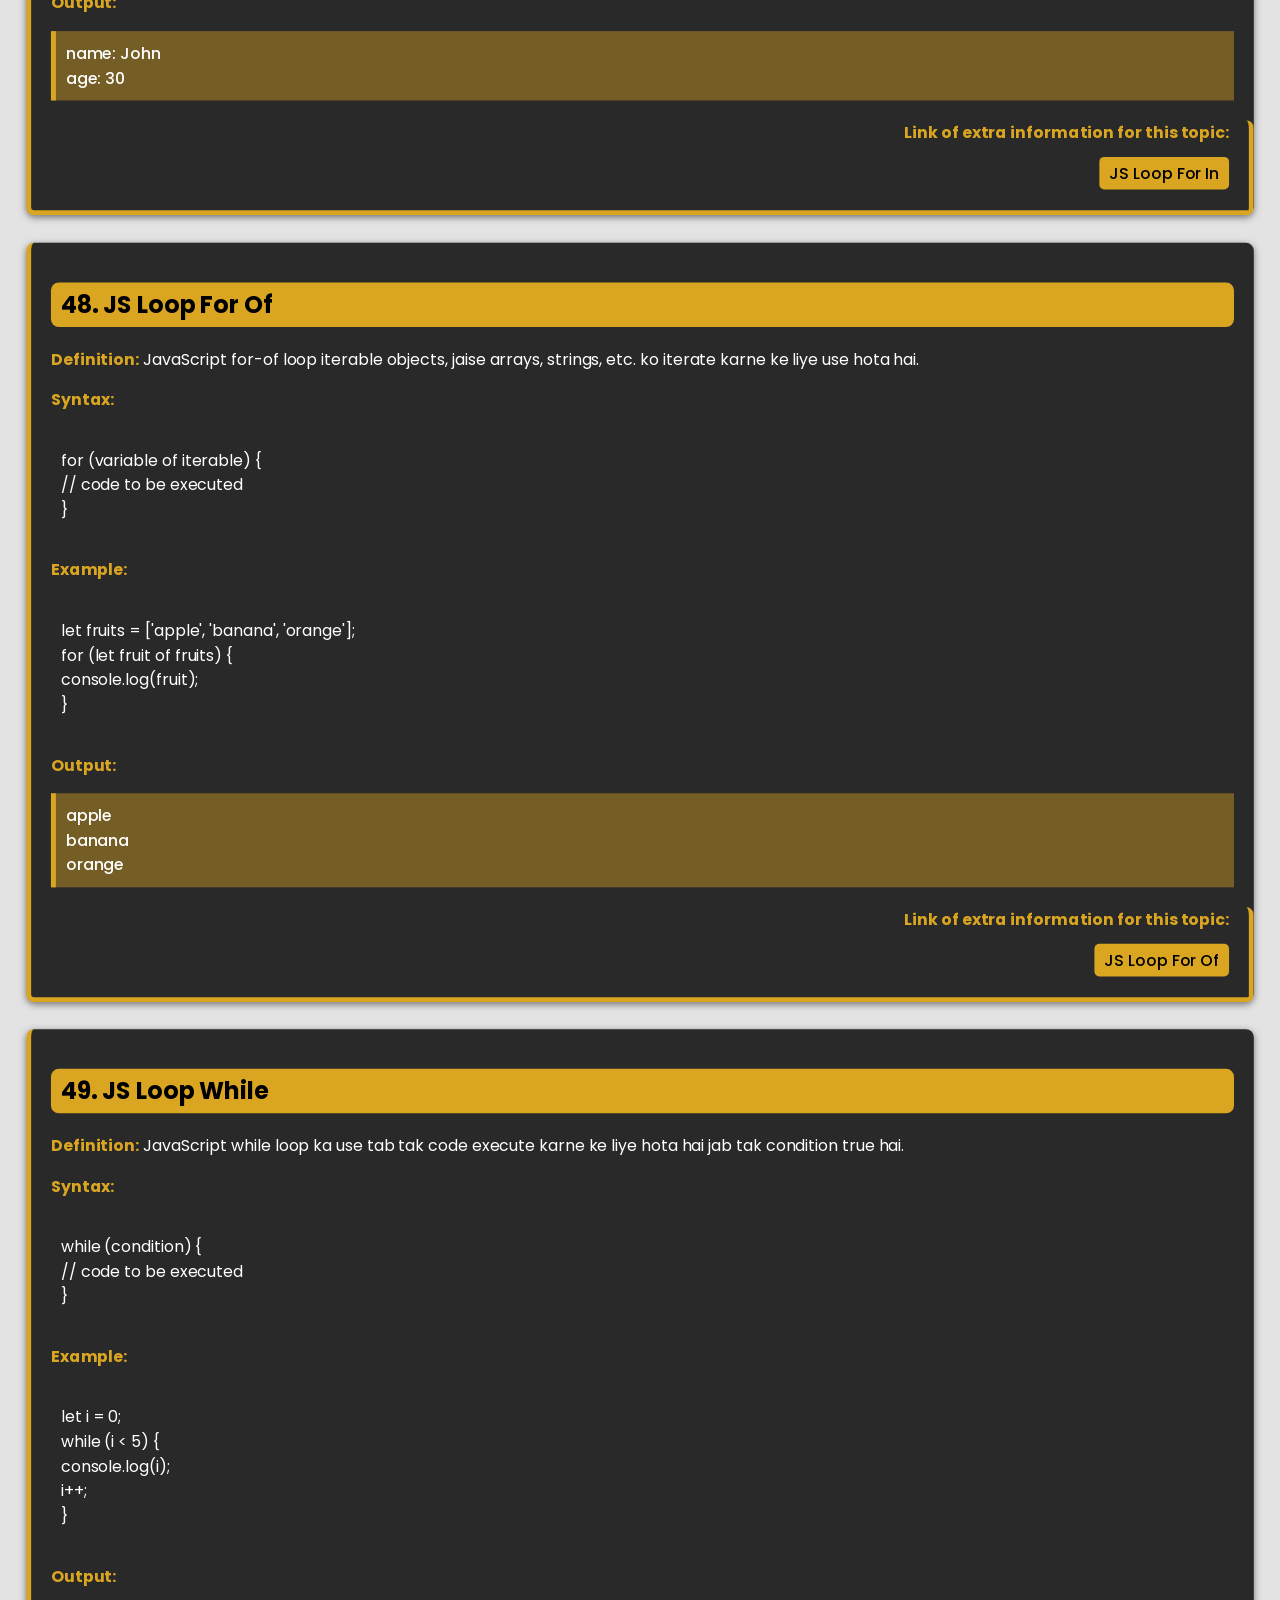
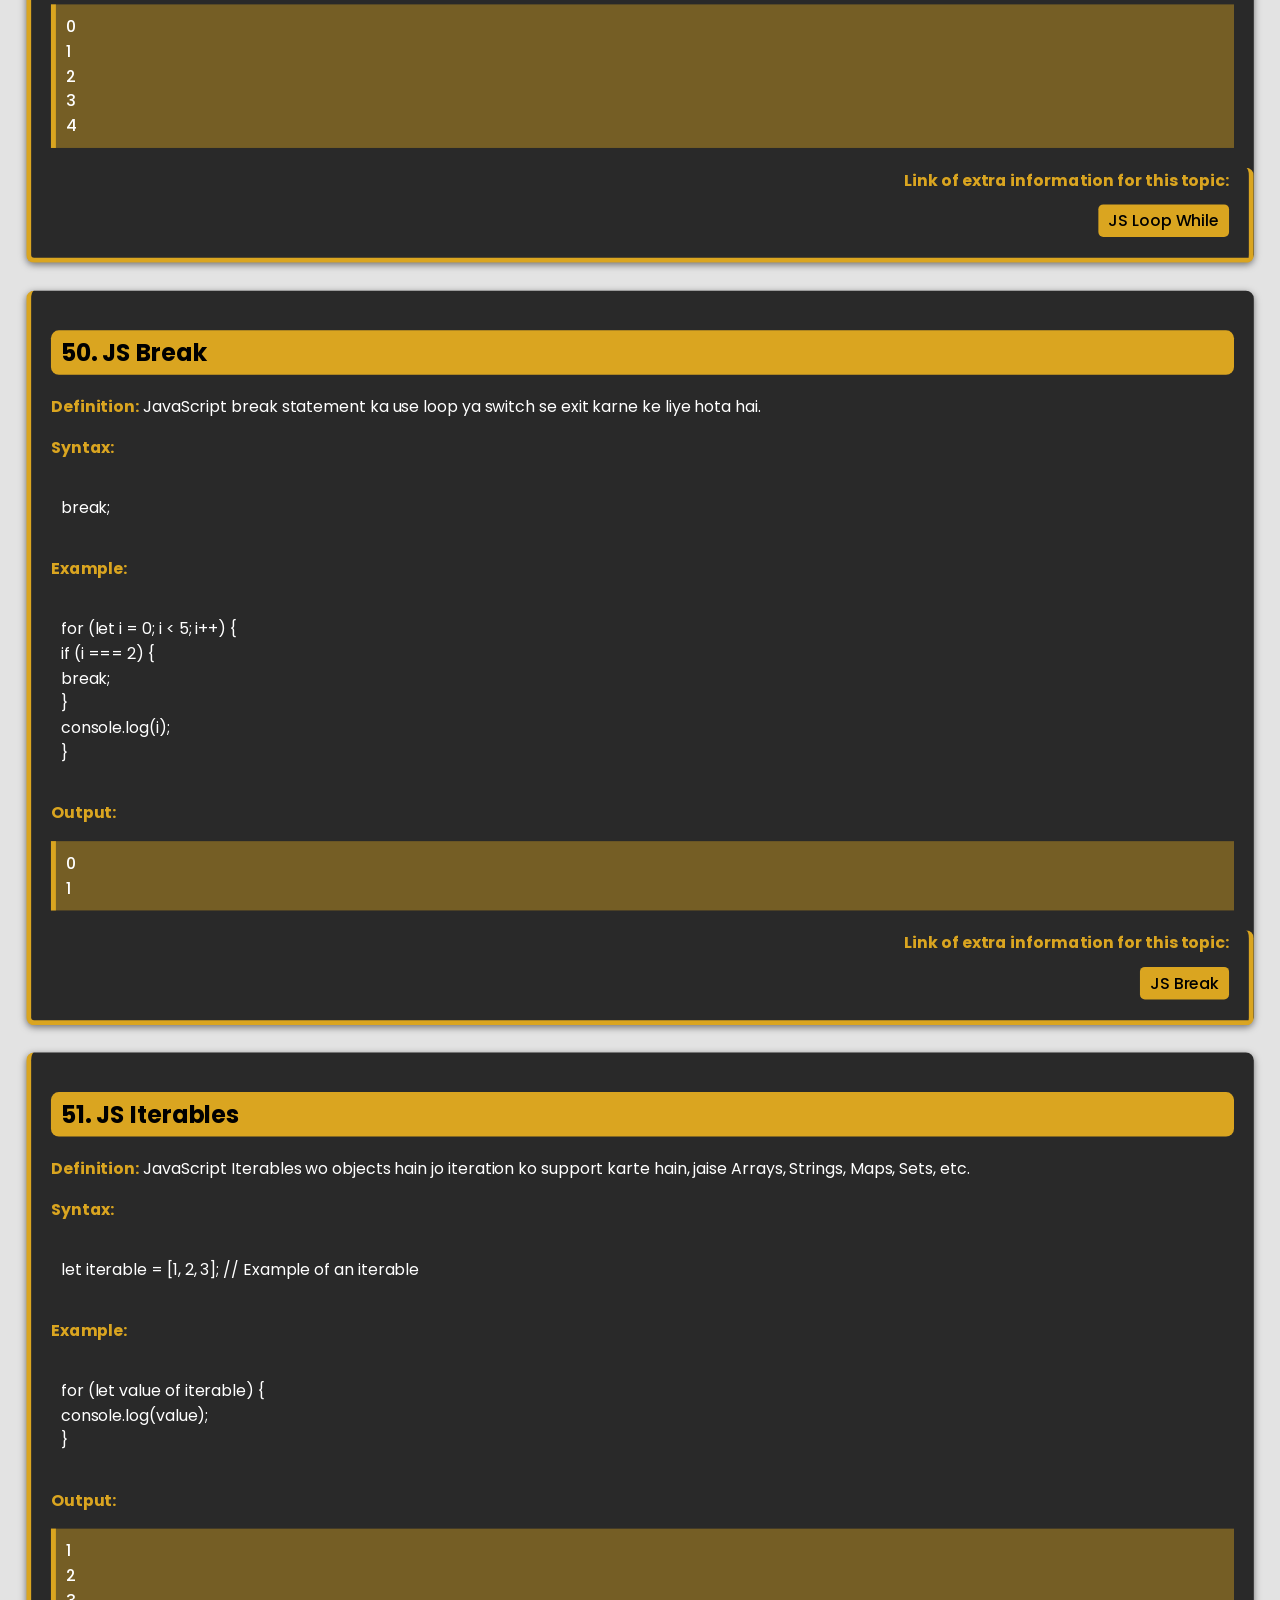
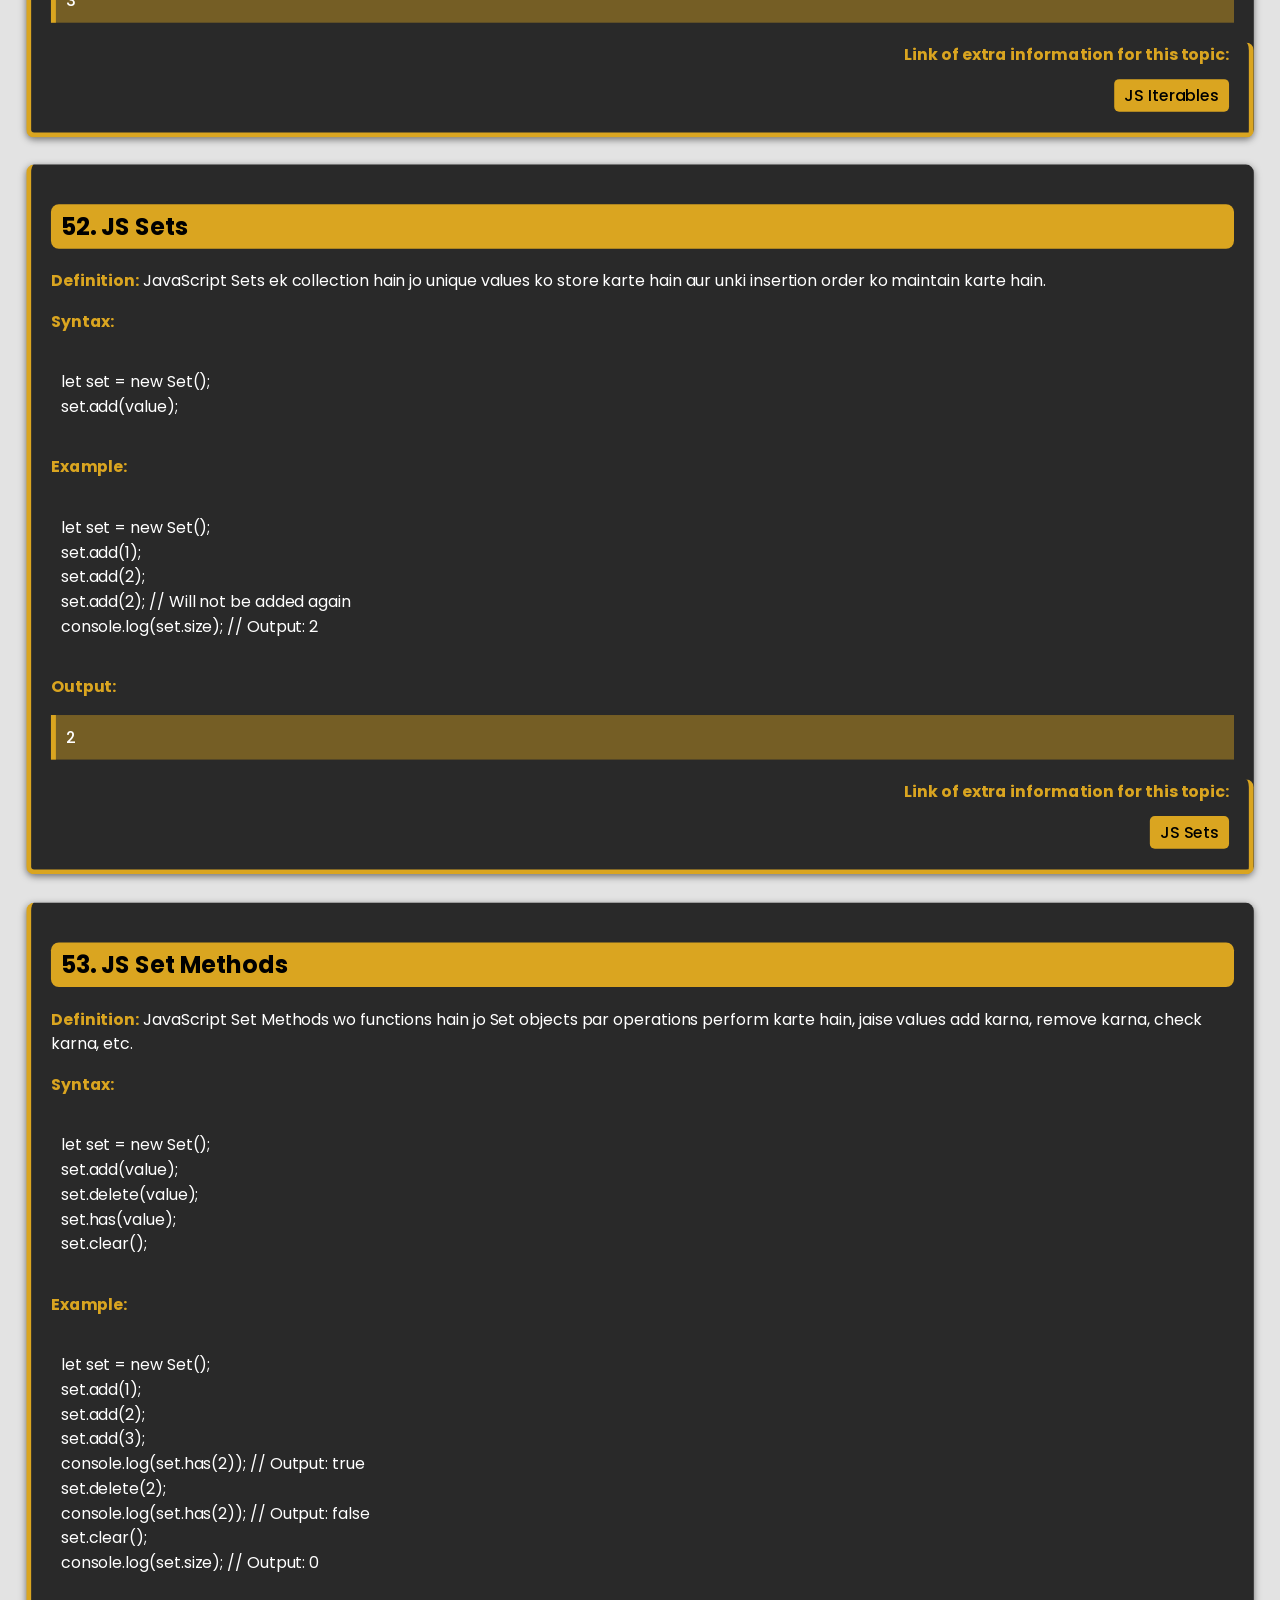
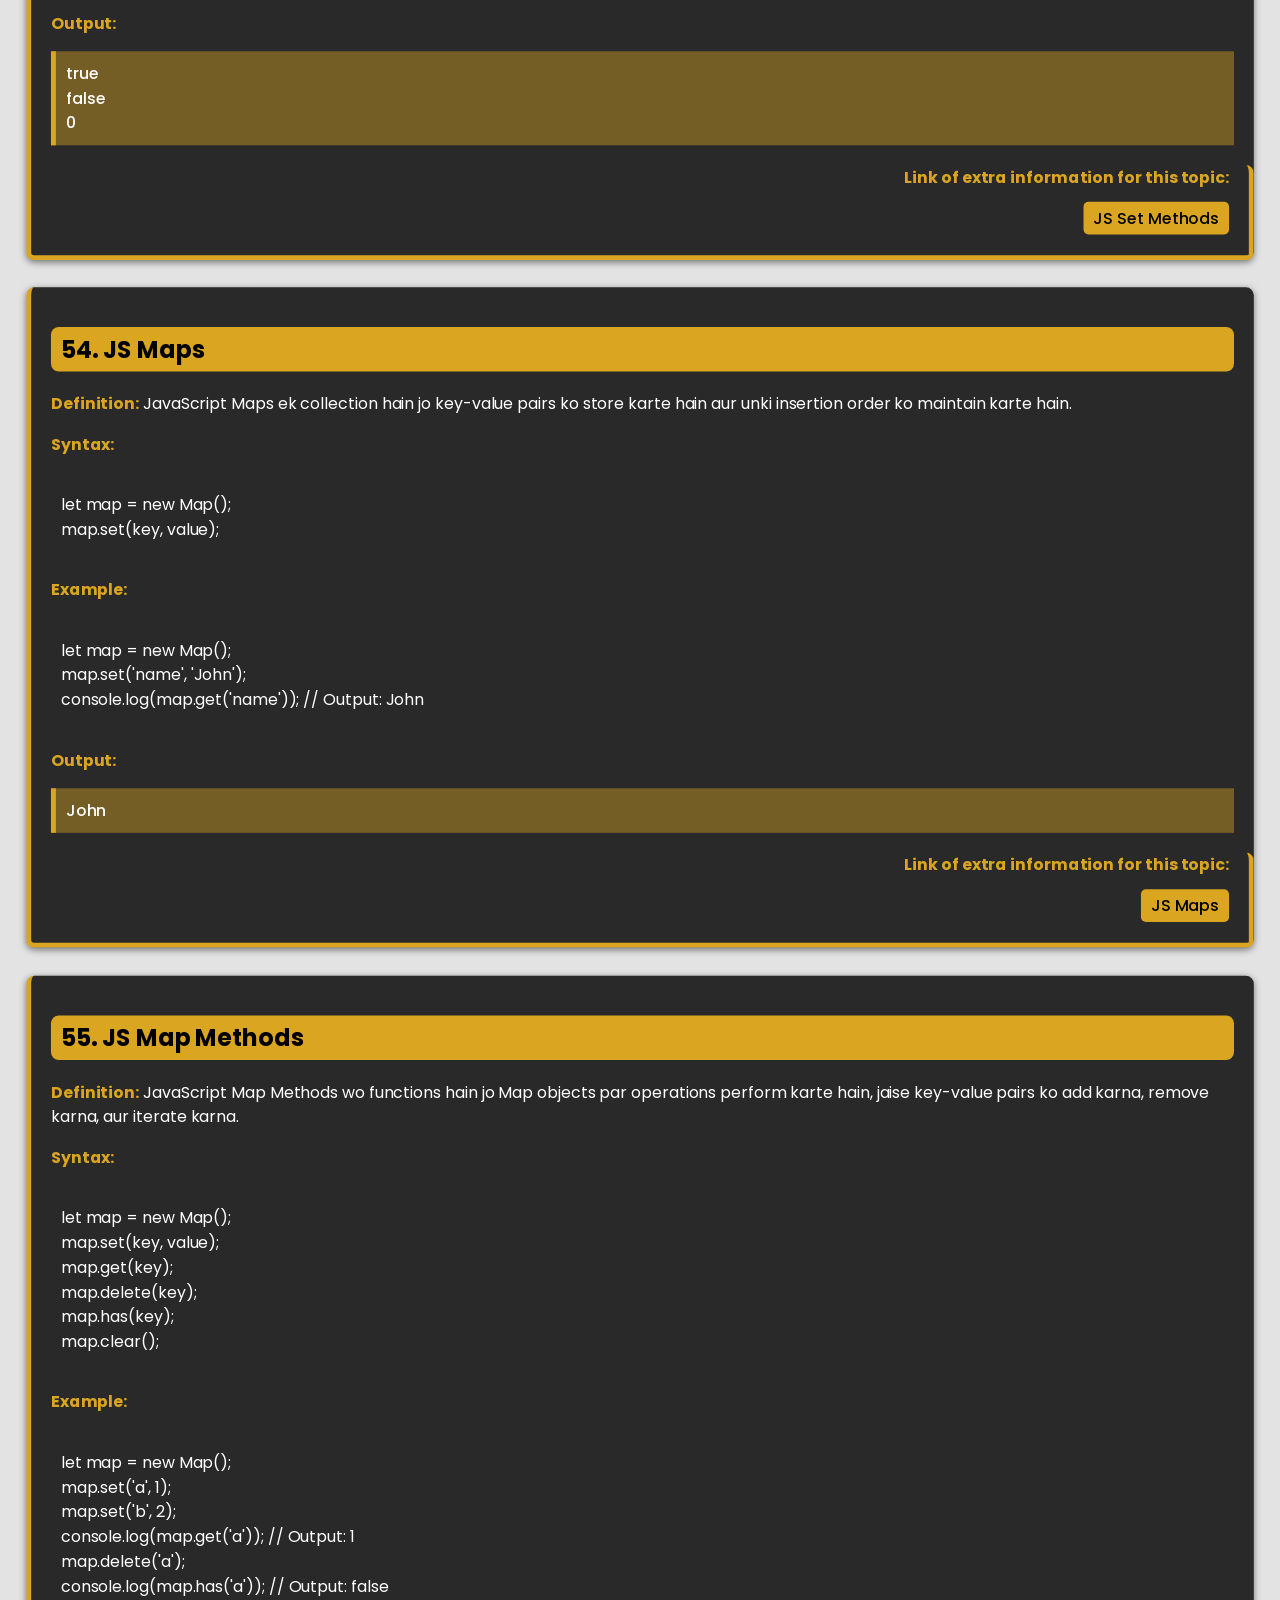
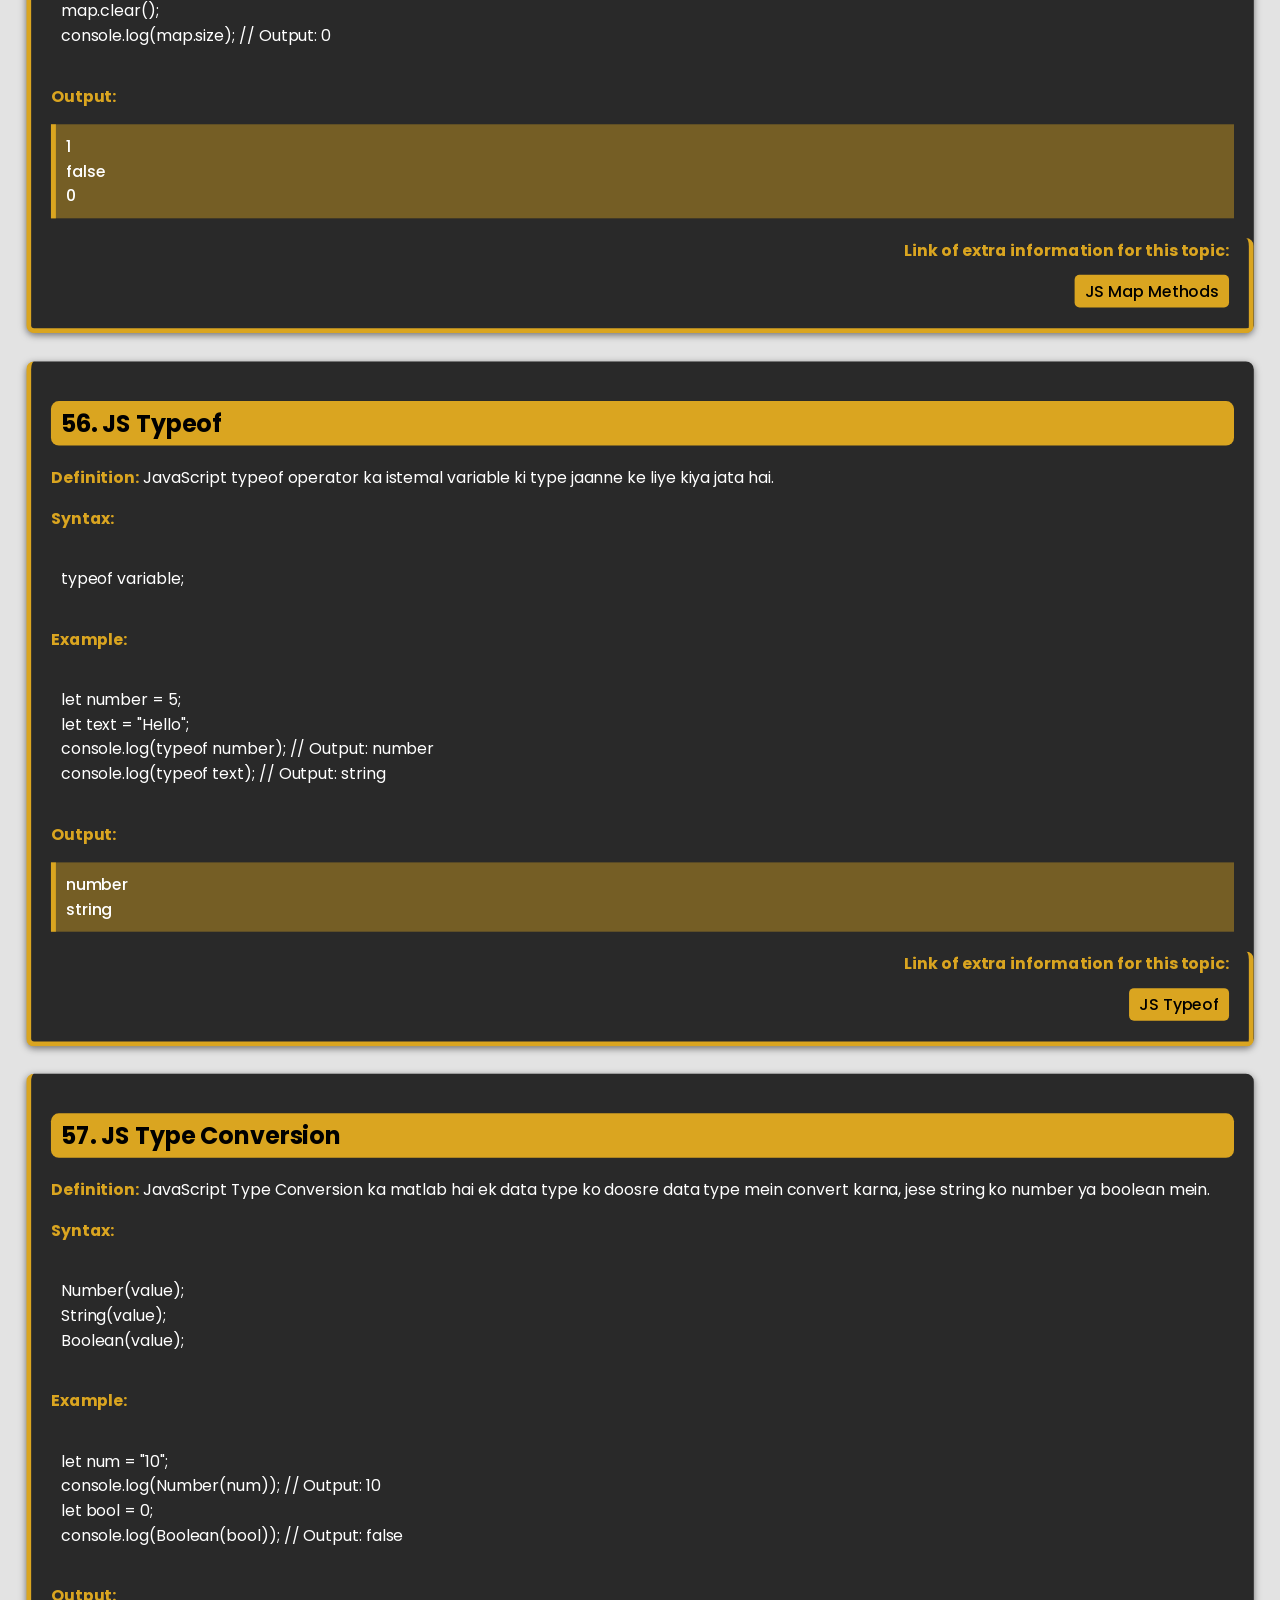
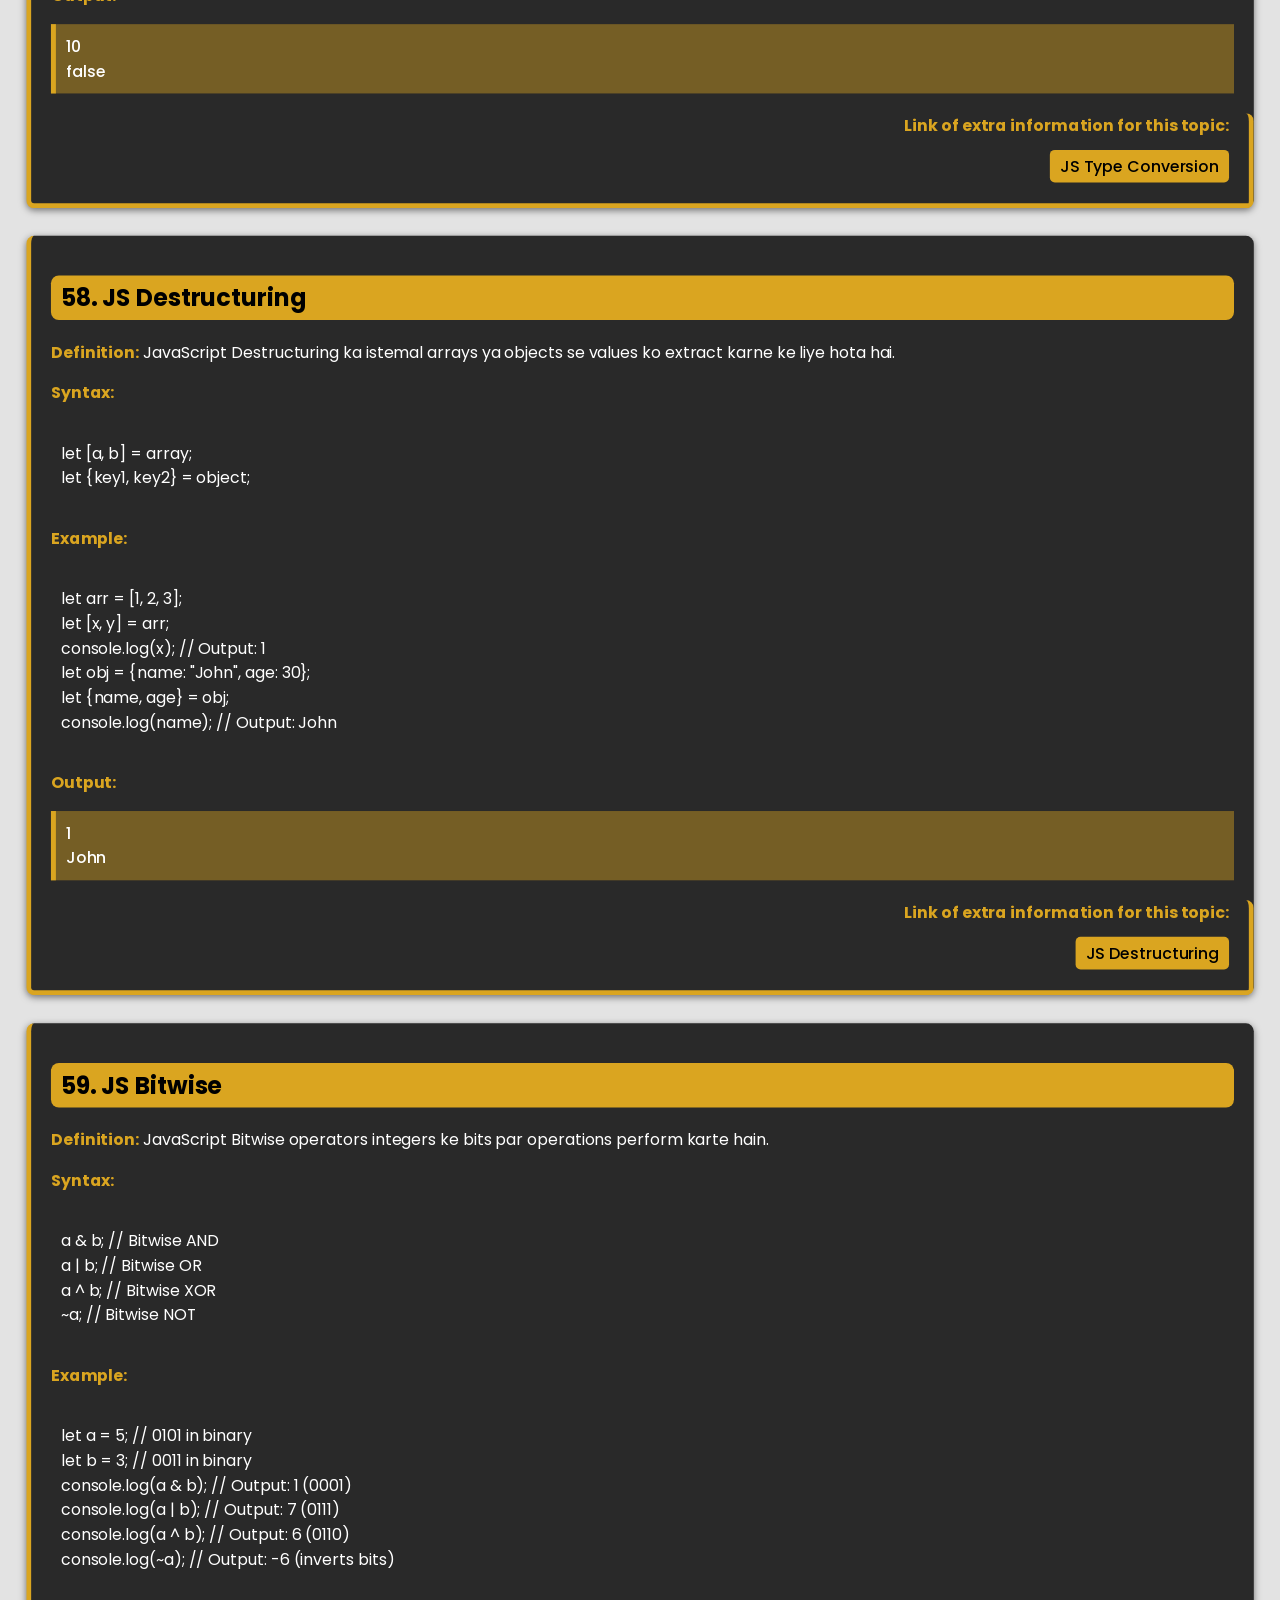
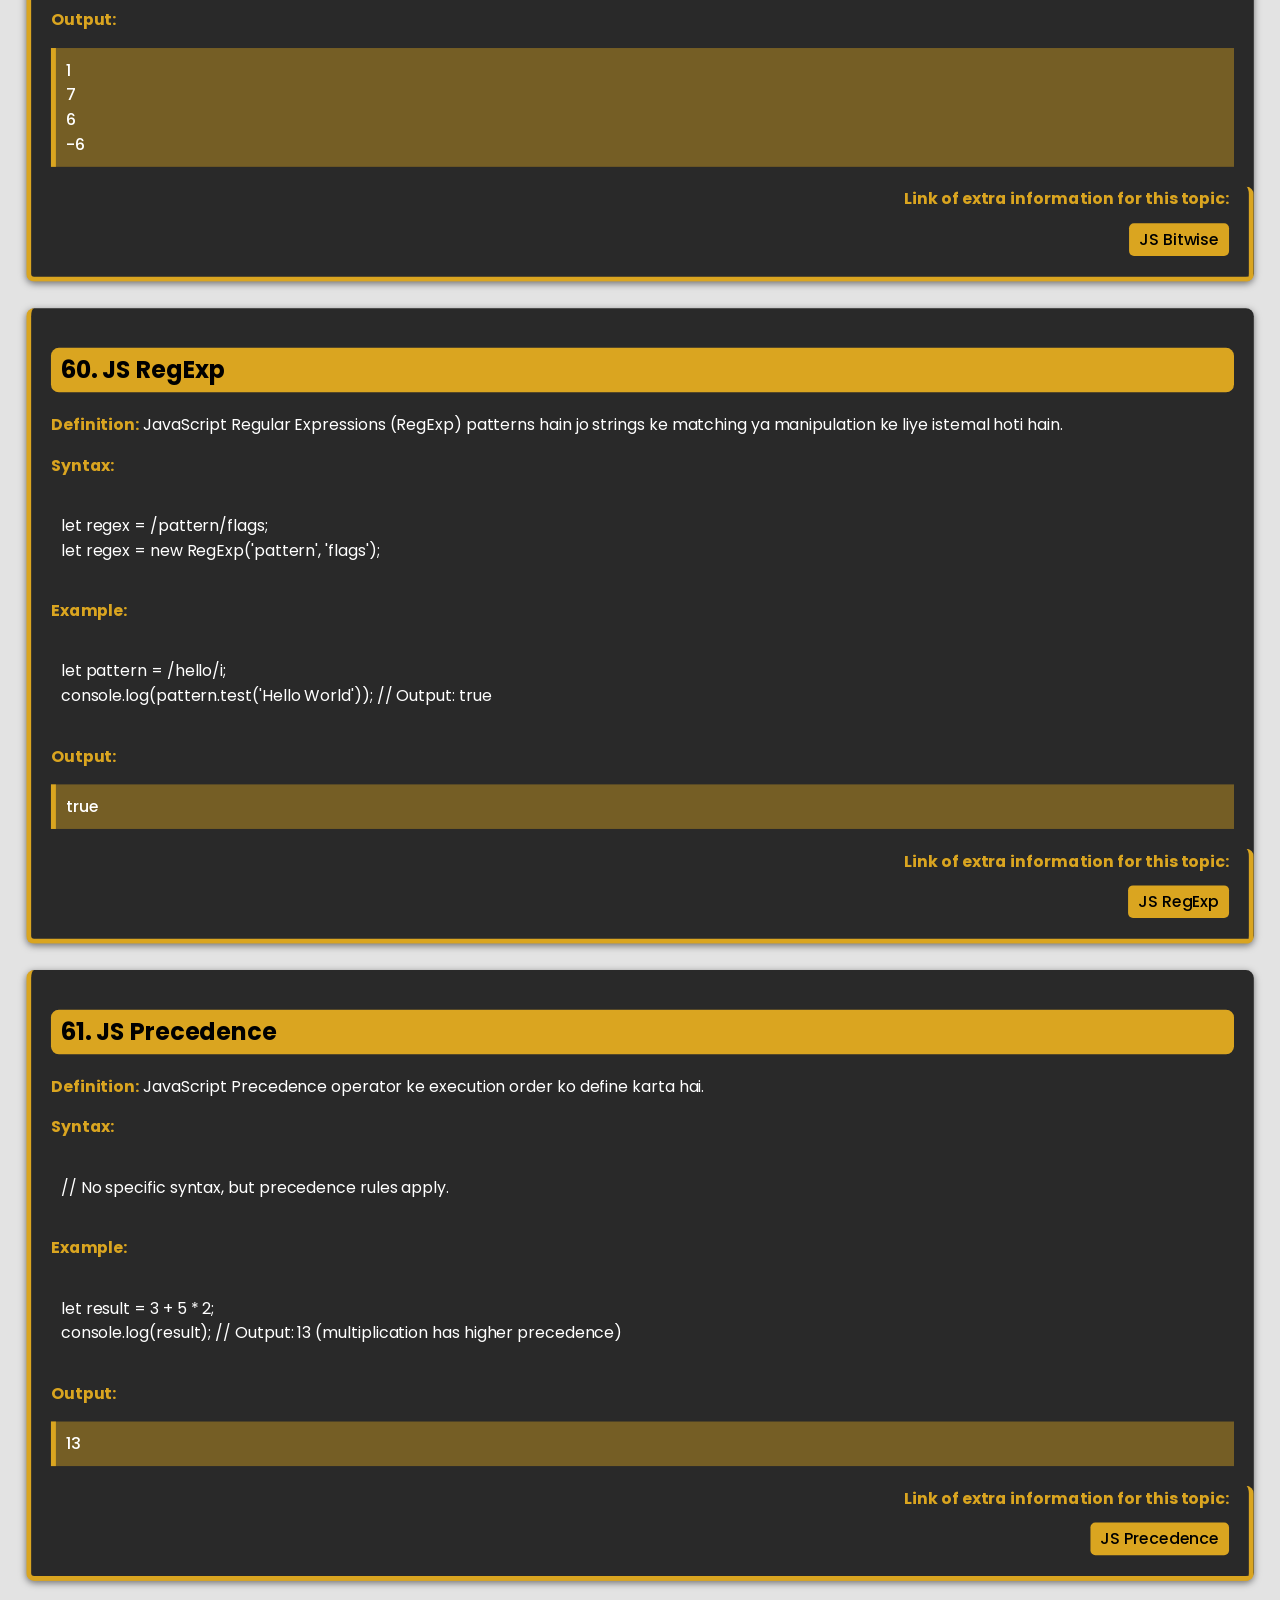
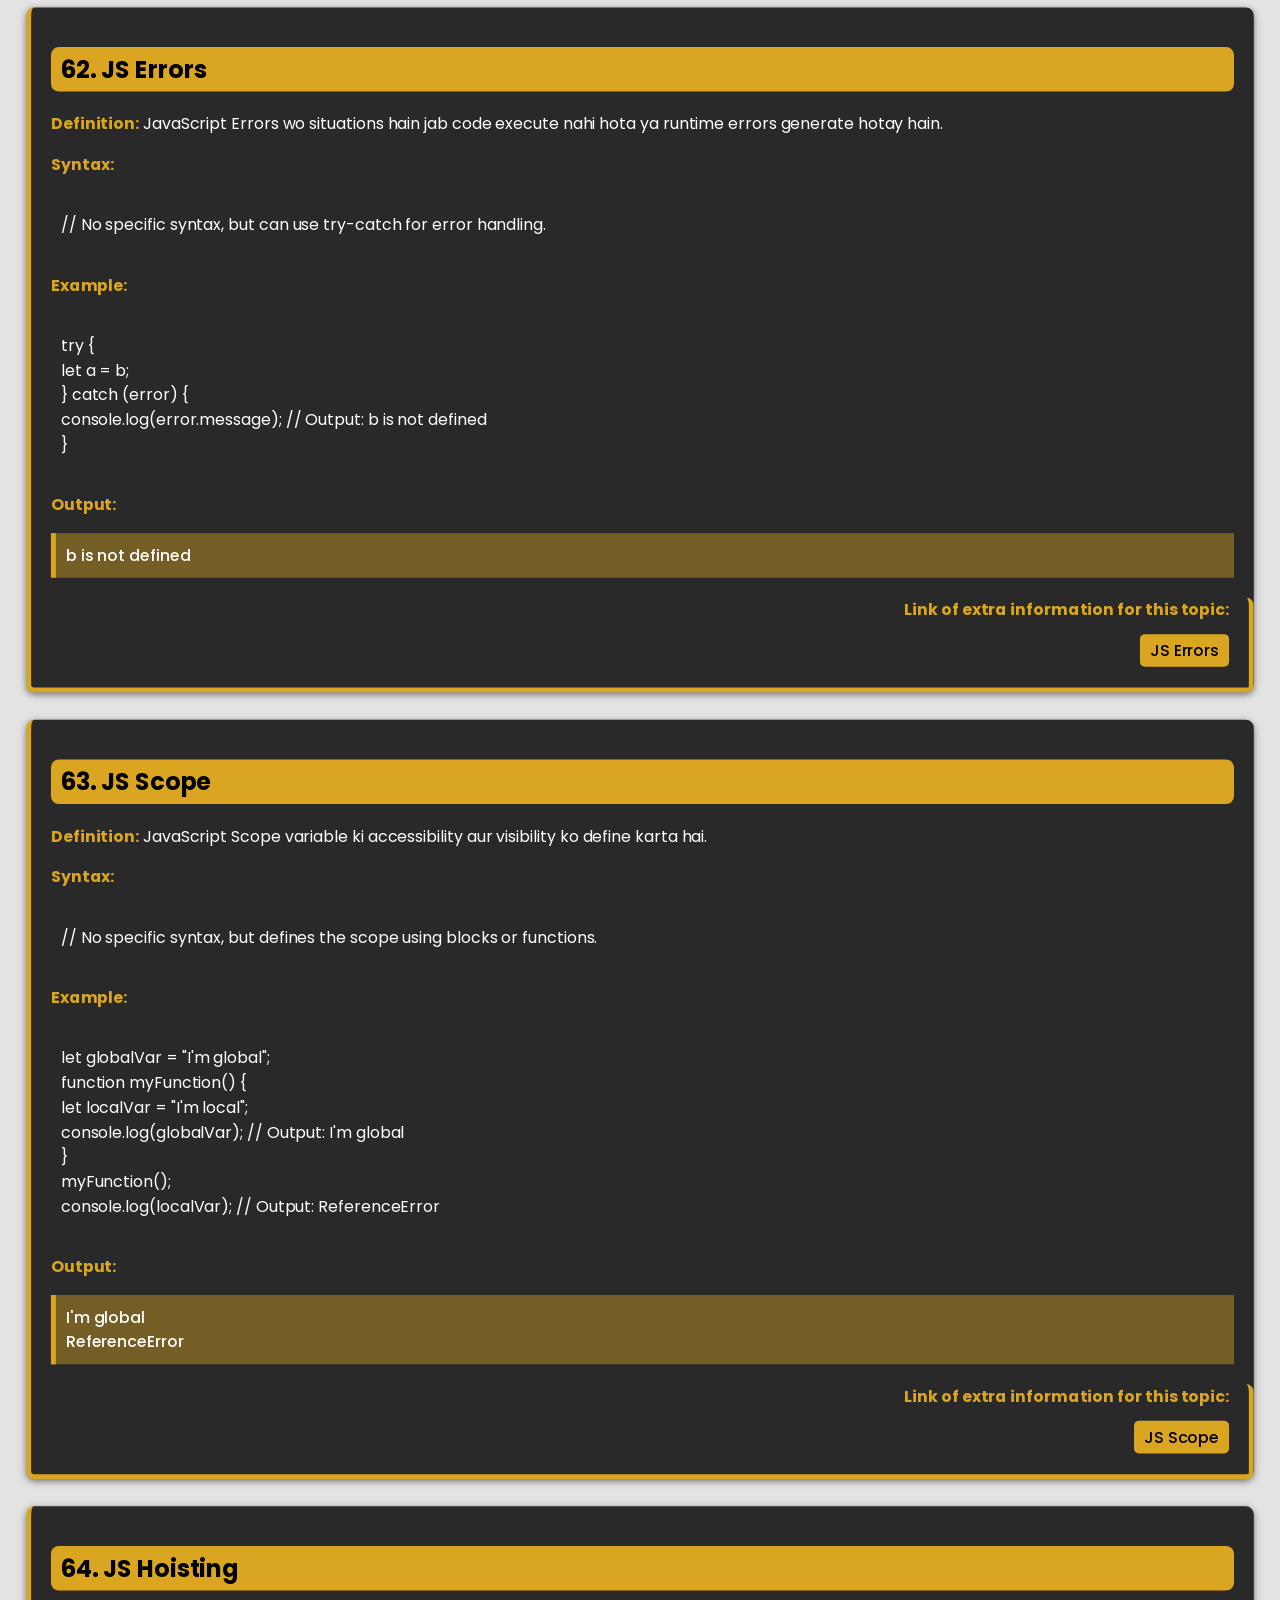
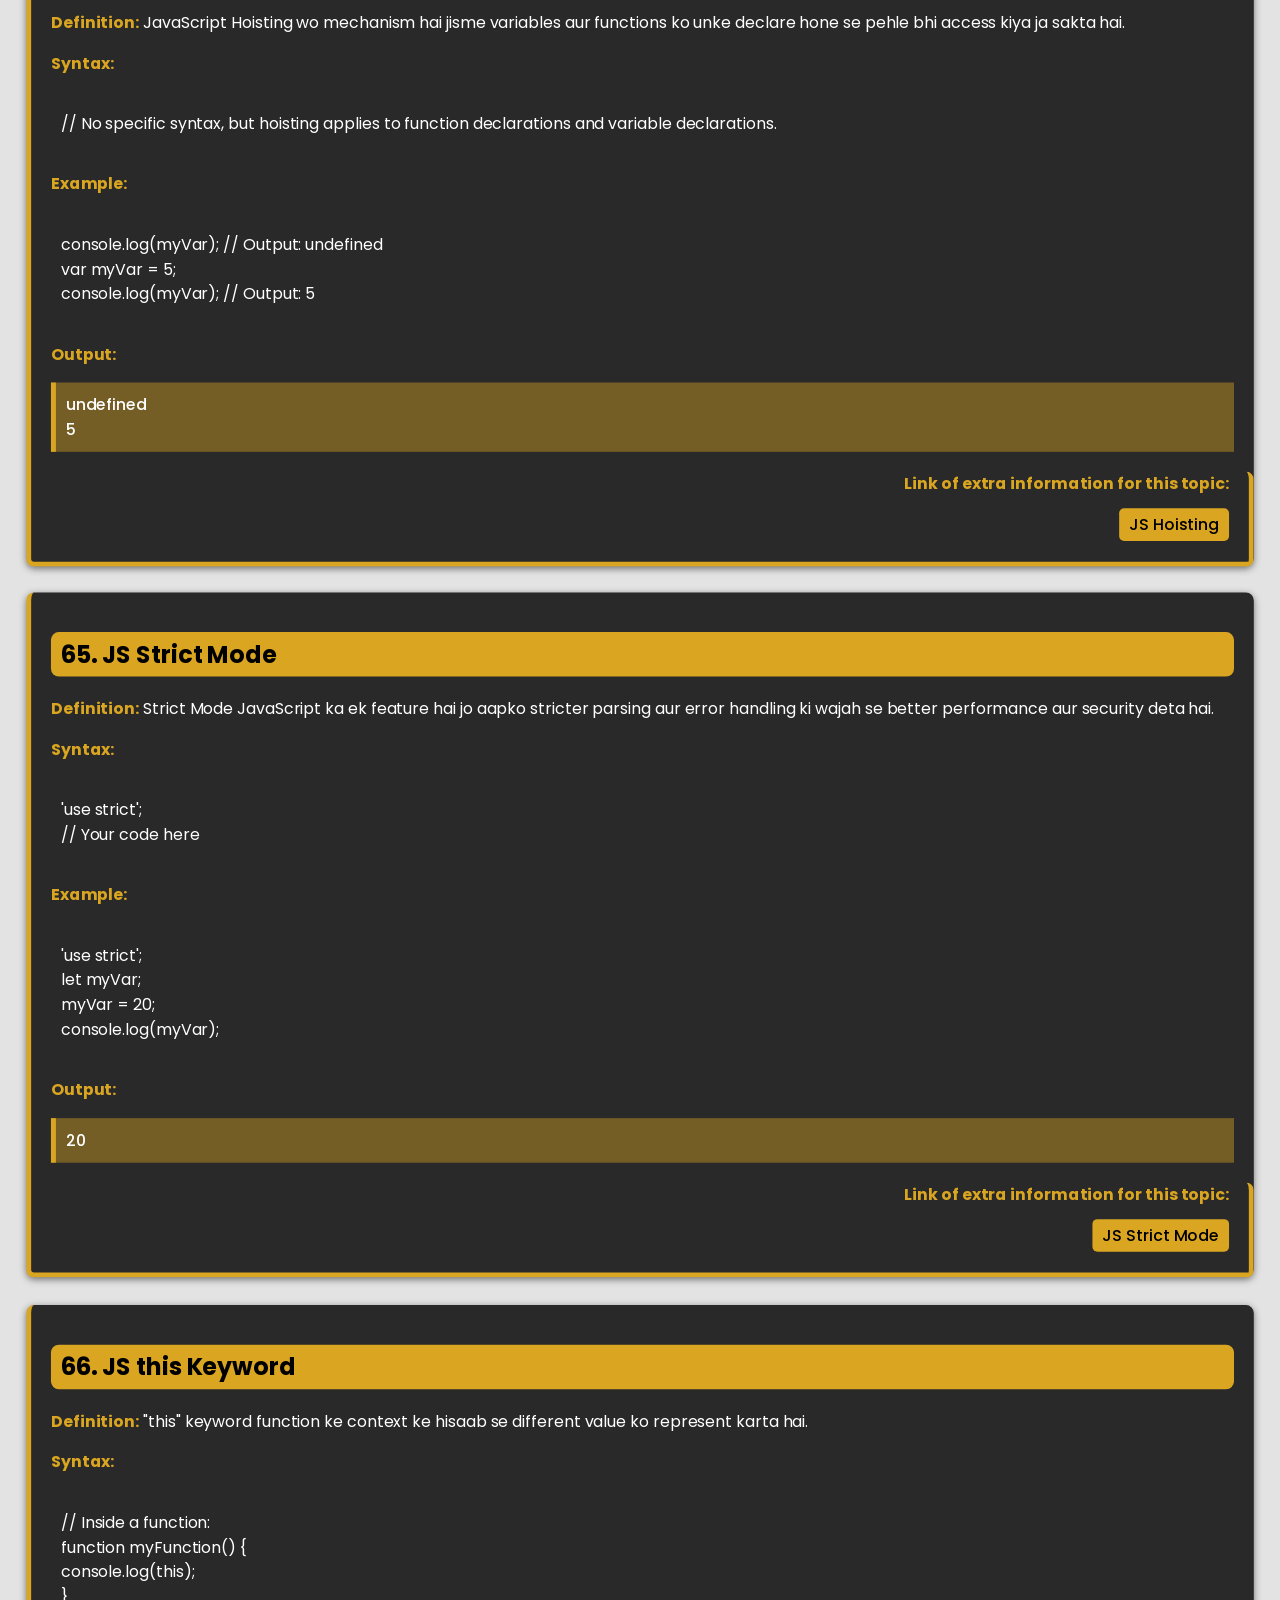
<file: js-tutorial/next-topics.html>
<!DOCTYPE html>
<html lang="en">
  <head>
    <meta charset="UTF-8" />
    <meta name="viewport" content="width=device-width, initial-scale=1.0" />
    <title>Next Topics</title>
    <link
    rel="stylesheet"
    href="https://cdnjs.cloudflare.com/ajax/libs/font-awesome/6.6.0/css/all.min.css"
    />
    <link rel="shortcut icon" href="img/js-logo.png" type="image/x-icon" />
    <link rel="stylesheet" href="js-tutorial.css" />
  </head>

  <body>
    <header style="display: flex; justify-content: space-between; align-items: center; padding: 1rem 2rem; background: rgba(10, 14, 26, 0.9); border-bottom: 1px solid rgba(255, 255, 255, 0.1); position: sticky; top: 0; z-index: 100; backdrop-filter: blur(10px);">
      <a href="../index.html" style="color: #2e9fff; text-decoration: none; font-weight: 600; font-family: sans-serif; font-size: 0.9rem; display: flex; align-items: center; gap: 0.4rem;">
        <i class="fa-solid fa-arrow-left"></i> <span data-i18n="btn_back_home">Back to Home</span>
      </a>
      <div class="nav-lang-container"></div>
    </header>

    <section id="title-section">
      <header>
        <h1 class="main-title" data-i18n="js_next_topics_title">JavaScript Notes (Advanced topics)</h1>
      </header>
    </section>

    <section>
      <h1>46. JS Loop For</h1>
      <p>
        <strong>Definition:</strong> JavaScript for loop ko repeated execution
        ke liye use karte hain jab tak ek condition true rehti hai.
      </p>

      <p><strong>Syntax:</strong></p>
      <code>
        for (initialization; condition; increment) {<br />
        // code to be executed<br />
        }
      </code>

      <p><strong>Example:</strong></p>
      <code>
        for (let i = 0; i < 5; i++) {<br />
        console.log(i);<br />
        }
      </code>

      <p><strong>Output:</strong></p>
      <div class="output-box">0<br />1<br />2<br />3<br />4</div>

      <div class="extra-info">
        <p><strong>Link of extra information for this topic:</strong></p>
        <a href="https://www.w3schools.com/js/js_loop_for.asp" target="_blank"
          >JS Loop For</a
        >
      </div>
    </section>

    <section>
      <h1>47. JS Loop For In</h1>
      <p>
        <strong>Definition:</strong> JavaScript for-in loop ka use objects ke
        properties ko iterate karne ke liye hota hai.
      </p>

      <p><strong>Syntax:</strong></p>
      <code>
        for (variable in object) {<br />
        // code to be executed<br />
        }
      </code>

      <p><strong>Example:</strong></p>
      <code>
        let person = {name: 'John', age: 30};<br />
        for (let key in person) {<br />
        console.log(key + ': ' + person[key]);<br />
        }
      </code>

      <p><strong>Output:</strong></p>
      <div class="output-box">name: John<br />age: 30</div>

      <div class="extra-info">
        <p><strong>Link of extra information for this topic:</strong></p>
        <a href="https://www.w3schools.com/js/js_loop_forin.asp" target="_blank"
          >JS Loop For In</a
        >
      </div>
    </section>

    <section>
      <h1>48. JS Loop For Of</h1>
      <p>
        <strong>Definition:</strong> JavaScript for-of loop iterable objects,
        jaise arrays, strings, etc. ko iterate karne ke liye use hota hai.
      </p>

      <p><strong>Syntax:</strong></p>
      <code>
        for (variable of iterable) {<br />
        // code to be executed<br />
        }
      </code>

      <p><strong>Example:</strong></p>
      <code>
        let fruits = ['apple', 'banana', 'orange'];<br />
        for (let fruit of fruits) {<br />
        console.log(fruit);<br />
        }
      </code>

      <p><strong>Output:</strong></p>
      <div class="output-box">apple<br />banana<br />orange</div>

      <div class="extra-info">
        <p><strong>Link of extra information for this topic:</strong></p>
        <a href="https://www.w3schools.com/js/js_loop_forof.asp" target="_blank"
          >JS Loop For Of</a
        >
      </div>
    </section>

    <section>
      <h1>49. JS Loop While</h1>
      <p>
        <strong>Definition:</strong> JavaScript while loop ka use tab tak code
        execute karne ke liye hota hai jab tak condition true hai.
      </p>

      <p><strong>Syntax:</strong></p>
      <code>
        while (condition) {<br />
        // code to be executed<br />
        }
      </code>

      <p><strong>Example:</strong></p>
      <code>
        let i = 0;<br />
        while (i < 5) {<br />
        console.log(i);<br />
        i++;<br />
        }
      </code>

      <p><strong>Output:</strong></p>
      <div class="output-box">0<br />1<br />2<br />3<br />4</div>

      <div class="extra-info">
        <p><strong>Link of extra information for this topic:</strong></p>
        <a href="https://www.w3schools.com/js/js_loop_while.asp" target="_blank"
          >JS Loop While</a
        >
      </div>
    </section>

    <section>
      <h1>50. JS Break</h1>
      <p>
        <strong>Definition:</strong> JavaScript break statement ka use loop ya
        switch se exit karne ke liye hota hai.
      </p>

      <p><strong>Syntax:</strong></p>
      <code> break; </code>

      <p><strong>Example:</strong></p>
      <code>
        for (let i = 0; i < 5; i++) {<br />
        if (i === 2) {<br />
        break;<br />
        }<br />
        console.log(i);<br />
        }
      </code>

      <p><strong>Output:</strong></p>
      <div class="output-box">0<br />1</div>

      <div class="extra-info">
        <p><strong>Link of extra information for this topic:</strong></p>
        <a href="https://www.w3schools.com/js/js_break.asp" target="_blank"
          >JS Break</a
        >
      </div>
    </section>

    <section>
      <h1>51. JS Iterables</h1>
      <p>
        <strong>Definition:</strong> JavaScript Iterables wo objects hain jo
        iteration ko support karte hain, jaise Arrays, Strings, Maps, Sets, etc.
      </p>

      <p><strong>Syntax:</strong></p>
      <code> let iterable = [1, 2, 3]; // Example of an iterable </code>

      <p><strong>Example:</strong></p>
      <code>
        for (let value of iterable) {<br />
        console.log(value);<br />
        }
      </code>

      <p><strong>Output:</strong></p>
      <div class="output-box">1<br />2<br />3</div>

      <div class="extra-info">
        <p><strong>Link of extra information for this topic:</strong></p>
        <a href="https://www.w3schools.com/js/js_iterables.asp" target="_blank"
          >JS Iterables</a
        >
      </div>
    </section>

    <section>
      <h1>52. JS Sets</h1>
      <p>
        <strong>Definition:</strong> JavaScript Sets ek collection hain jo
        unique values ko store karte hain aur unki insertion order ko maintain
        karte hain.
      </p>

      <p><strong>Syntax:</strong></p>
      <code>
        let set = new Set();<br />
        set.add(value);
      </code>

      <p><strong>Example:</strong></p>
      <code>
        let set = new Set();<br />
        set.add(1);<br />
        set.add(2);<br />
        set.add(2); // Will not be added again<br />
        console.log(set.size); // Output: 2
      </code>

      <p><strong>Output:</strong></p>
      <div class="output-box">2</div>

      <div class="extra-info">
        <p><strong>Link of extra information for this topic:</strong></p>
        <a href="https://www.w3schools.com/js/js_sets.asp" target="_blank"
          >JS Sets</a
        >
      </div>
    </section>

    <section>
      <h1>53. JS Set Methods</h1>
      <p>
        <strong>Definition:</strong> JavaScript Set Methods wo functions hain jo
        Set objects par operations perform karte hain, jaise values add karna,
        remove karna, check karna, etc.
      </p>

      <p><strong>Syntax:</strong></p>
      <code>
        let set = new Set();<br />
        set.add(value);<br />
        set.delete(value);<br />
        set.has(value);<br />
        set.clear();
      </code>

      <p><strong>Example:</strong></p>
      <code>
        let set = new Set();<br />
        set.add(1);<br />
        set.add(2);<br />
        set.add(3);<br />
        console.log(set.has(2)); // Output: true<br />
        set.delete(2);<br />
        console.log(set.has(2)); // Output: false<br />
        set.clear();<br />
        console.log(set.size); // Output: 0
      </code>

      <p><strong>Output:</strong></p>
      <div class="output-box">true<br />false<br />0</div>

      <div class="extra-info">
        <p><strong>Link of extra information for this topic:</strong></p>
        <a
          href="https://www.w3schools.com/js/js_set_methods.asp"
          target="_blank"
          >JS Set Methods</a
        >
      </div>
    </section>

    <section>
      <h1>54. JS Maps</h1>
      <p>
        <strong>Definition:</strong> JavaScript Maps ek collection hain jo
        key-value pairs ko store karte hain aur unki insertion order ko maintain
        karte hain.
      </p>

      <p><strong>Syntax:</strong></p>
      <code>
        let map = new Map();<br />
        map.set(key, value);
      </code>

      <p><strong>Example:</strong></p>
      <code>
        let map = new Map();<br />
        map.set('name', 'John');<br />
        console.log(map.get('name')); // Output: John
      </code>

      <p><strong>Output:</strong></p>
      <div class="output-box">John</div>

      <div class="extra-info">
        <p><strong>Link of extra information for this topic:</strong></p>
        <a href="https://www.w3schools.com/js/js_maps.asp" target="_blank"
          >JS Maps</a
        >
      </div>
    </section>

    <section>
      <h1>55. JS Map Methods</h1>
      <p>
        <strong>Definition:</strong> JavaScript Map Methods wo functions hain jo
        Map objects par operations perform karte hain, jaise key-value pairs ko
        add karna, remove karna, aur iterate karna.
      </p>

      <p><strong>Syntax:</strong></p>
      <code>
        let map = new Map();<br />
        map.set(key, value);<br />
        map.get(key);<br />
        map.delete(key);<br />
        map.has(key);<br />
        map.clear();
      </code>

      <p><strong>Example:</strong></p>
      <code>
        let map = new Map();<br />
        map.set('a', 1);<br />
        map.set('b', 2);<br />
        console.log(map.get('a')); // Output: 1<br />
        map.delete('a');<br />
        console.log(map.has('a')); // Output: false<br />
        map.clear();<br />
        console.log(map.size); // Output: 0
      </code>

      <p><strong>Output:</strong></p>
      <div class="output-box">1<br />false<br />0</div>

      <div class="extra-info">
        <p><strong>Link of extra information for this topic:</strong></p>
        <a href="https://www.w3schools.com/js/js_maps.asp" target="_blank"
          >JS Map Methods</a
        >
      </div>
    </section>

    <section>
      <h1>56. JS Typeof</h1>
      <p>
        <strong>Definition:</strong> JavaScript typeof operator ka istemal
        variable ki type jaanne ke liye kiya jata hai.
      </p>

      <p><strong>Syntax:</strong></p>
      <code> typeof variable; </code>

      <p><strong>Example:</strong></p>
      <code>
        let number = 5;<br />
        let text = "Hello";<br />
        console.log(typeof number); // Output: number<br />
        console.log(typeof text); // Output: string
      </code>

      <p><strong>Output:</strong></p>
      <div class="output-box">number<br />string</div>

      <div class="extra-info">
        <p><strong>Link of extra information for this topic:</strong></p>
        <a href="https://www.w3schools.com/js/js_typeof.asp" target="_blank"
          >JS Typeof</a
        >
      </div>
    </section>

    <section>
      <h1>57. JS Type Conversion</h1>
      <p>
        <strong>Definition:</strong> JavaScript Type Conversion ka matlab hai ek
        data type ko doosre data type mein convert karna, jese string ko number
        ya boolean mein.
      </p>

      <p><strong>Syntax:</strong></p>
      <code>
        Number(value);<br />
        String(value);<br />
        Boolean(value);
      </code>

      <p><strong>Example:</strong></p>
      <code>
        let num = "10";<br />
        console.log(Number(num)); // Output: 10<br />
        let bool = 0;<br />
        console.log(Boolean(bool)); // Output: false
      </code>

      <p><strong>Output:</strong></p>
      <div class="output-box">10<br />false</div>

      <div class="extra-info">
        <p><strong>Link of extra information for this topic:</strong></p>
        <a
          href="https://www.w3schools.com/js/js_type_conversion.asp"
          target="_blank"
          >JS Type Conversion</a
        >
      </div>
    </section>

    <section>
      <h1>58. JS Destructuring</h1>
      <p>
        <strong>Definition:</strong> JavaScript Destructuring ka istemal arrays
        ya objects se values ko extract karne ke liye hota hai.
      </p>

      <p><strong>Syntax:</strong></p>
      <code>
        let [a, b] = array;<br />
        let {key1, key2} = object;
      </code>

      <p><strong>Example:</strong></p>
      <code>
        let arr = [1, 2, 3];<br />
        let [x, y] = arr;<br />
        console.log(x); // Output: 1<br />
        let obj = {name: "John", age: 30};<br />
        let {name, age} = obj;<br />
        console.log(name); // Output: John
      </code>

      <p><strong>Output:</strong></p>
      <div class="output-box">1<br />John</div>

      <div class="extra-info">
        <p><strong>Link of extra information for this topic:</strong></p>
        <a
          href="https://www.w3schools.com/js/js_destructuring.asp"
          target="_blank"
          >JS Destructuring</a
        >
      </div>
    </section>

    <section>
      <h1>59. JS Bitwise</h1>
      <p>
        <strong>Definition:</strong> JavaScript Bitwise operators integers ke
        bits par operations perform karte hain.
      </p>

      <p><strong>Syntax:</strong></p>
      <code>
        a & b; // Bitwise AND<br />
        a | b; // Bitwise OR<br />
        a ^ b; // Bitwise XOR<br />
        ~a; // Bitwise NOT
      </code>

      <p><strong>Example:</strong></p>
      <code>
        let a = 5; // 0101 in binary<br />
        let b = 3; // 0011 in binary<br />
        console.log(a & b); // Output: 1 (0001)<br />
        console.log(a | b); // Output: 7 (0111)<br />
        console.log(a ^ b); // Output: 6 (0110)<br />
        console.log(~a); // Output: -6 (inverts bits)
      </code>

      <p><strong>Output:</strong></p>
      <div class="output-box">1<br />7<br />6<br />-6</div>

      <div class="extra-info">
        <p><strong>Link of extra information for this topic:</strong></p>
        <a href="https://www.w3schools.com/js/js_bitwise.asp" target="_blank"
          >JS Bitwise</a
        >
      </div>
    </section>

    <section>
      <h1>60. JS RegExp</h1>
      <p>
        <strong>Definition:</strong> JavaScript Regular Expressions (RegExp)
        patterns hain jo strings ke matching ya manipulation ke liye istemal
        hoti hain.
      </p>

      <p><strong>Syntax:</strong></p>
      <code>
        let regex = /pattern/flags;<br />
        let regex = new RegExp('pattern', 'flags');
      </code>

      <p><strong>Example:</strong></p>
      <code>
        let pattern = /hello/i;<br />
        console.log(pattern.test('Hello World')); // Output: true
      </code>

      <p><strong>Output:</strong></p>
      <div class="output-box">true</div>

      <div class="extra-info">
        <p><strong>Link of extra information for this topic:</strong></p>
        <a href="https://www.w3schools.com/js/js_regexp.asp" target="_blank"
          >JS RegExp</a
        >
      </div>
    </section>

    <section>
      <h1>61. JS Precedence</h1>
      <p>
        <strong>Definition:</strong> JavaScript Precedence operator ke execution
        order ko define karta hai.
      </p>

      <p><strong>Syntax:</strong></p>
      <code> // No specific syntax, but precedence rules apply. </code>

      <p><strong>Example:</strong></p>
      <code>
        let result = 3 + 5 * 2;<br />
        console.log(result); // Output: 13 (multiplication has higher
        precedence)
      </code>

      <p><strong>Output:</strong></p>
      <div class="output-box">13</div>

      <div class="extra-info">
        <p><strong>Link of extra information for this topic:</strong></p>
        <a href="https://www.w3schools.com/js/js_operators.asp" target="_blank"
          >JS Precedence</a
        >
      </div>
    </section>

    <section>
      <h1>62. JS Errors</h1>
      <p>
        <strong>Definition:</strong> JavaScript Errors wo situations hain jab
        code execute nahi hota ya runtime errors generate hotay hain.
      </p>

      <p><strong>Syntax:</strong></p>
      <code>
        // No specific syntax, but can use try-catch for error handling.
      </code>

      <p><strong>Example:</strong></p>
      <code>
        try {<br />
        let a = b;<br />
        } catch (error) {<br />
        console.log(error.message); // Output: b is not defined<br />
        }
      </code>

      <p><strong>Output:</strong></p>
      <div class="output-box">b is not defined</div>

      <div class="extra-info">
        <p><strong>Link of extra information for this topic:</strong></p>
        <a href="https://www.w3schools.com/js/js_errors.asp" target="_blank"
          >JS Errors</a
        >
      </div>
    </section>

    <section>
      <h1>63. JS Scope</h1>
      <p>
        <strong>Definition:</strong> JavaScript Scope variable ki accessibility
        aur visibility ko define karta hai.
      </p>

      <p><strong>Syntax:</strong></p>
      <code>
        // No specific syntax, but defines the scope using blocks or functions.
      </code>

      <p><strong>Example:</strong></p>
      <code>
        let globalVar = "I'm global";<br />
        function myFunction() {<br />
        let localVar = "I'm local";<br />
        console.log(globalVar); // Output: I'm global<br />
        }<br />
        myFunction();<br />
        console.log(localVar); // Output: ReferenceError
      </code>

      <p><strong>Output:</strong></p>
      <div class="output-box">I'm global<br />ReferenceError</div>

      <div class="extra-info">
        <p><strong>Link of extra information for this topic:</strong></p>
        <a href="https://www.w3schools.com/js/js_scope.asp" target="_blank"
          >JS Scope</a
        >
      </div>
    </section>

    <section>
      <h1>64. JS Hoisting</h1>
      <p>
        <strong>Definition:</strong> JavaScript Hoisting wo mechanism hai jisme
        variables aur functions ko unke declare hone se pehle bhi access kiya ja
        sakta hai.
      </p>

      <p><strong>Syntax:</strong></p>
      <code>
        // No specific syntax, but hoisting applies to function declarations and
        variable declarations.
      </code>

      <p><strong>Example:</strong></p>
      <code>
        console.log(myVar); // Output: undefined<br />
        var myVar = 5;<br />
        console.log(myVar); // Output: 5
      </code>

      <p><strong>Output:</strong></p>
      <div class="output-box">undefined<br />5</div>

      <div class="extra-info">
        <p><strong>Link of extra information for this topic:</strong></p>
        <a href="https://www.w3schools.com/js/js_hoisting.asp" target="_blank"
          >JS Hoisting</a
        >
      </div>
    </section>

    <section>
      <h1>65. JS Strict Mode</h1>
      <p>
        <strong>Definition:</strong> Strict Mode JavaScript ka ek feature hai jo
        aapko stricter parsing aur error handling ki wajah se better performance
        aur security deta hai.
      </p>

      <p><strong>Syntax:</strong></p>
      <code>
        'use strict';<br />
        // Your code here
      </code>

      <p><strong>Example:</strong></p>
      <code>
        'use strict';<br />
        let myVar;<br />
        myVar = 20;<br />
        console.log(myVar);
      </code>

      <p><strong>Output:</strong></p>
      <div class="output-box">20</div>

      <div class="extra-info">
        <p><strong>Link of extra information for this topic:</strong></p>
        <a href="https://www.w3schools.com/js/js_strict.asp" target="_blank"
          >JS Strict Mode</a
        >
      </div>
    </section>

    <section>
      <h1>66. JS this Keyword</h1>
      <p>
        <strong>Definition:</strong> "this" keyword function ke context ke
        hisaab se different value ko represent karta hai.
      </p>

      <p><strong>Syntax:</strong></p>
      <code>
        // Inside a function:<br />
        function myFunction() {<br />
        console.log(this);<br />
        }
      </code>

      <p><strong>Example:</strong></p>
      <code>
        let person = {<br />
        name: 'Ali',<br />
        greet: function() {<br />
        console.log('Hello, ' + this.name);<br />
        }<br />
        };<br />
        person.greet();
      </code>

      <p><strong>Output:</strong></p>
      <div class="output-box">Hello, Ali</div>

      <div class="extra-info">
        <p><strong>Link of extra information for this topic:</strong></p>
        <a href="https://www.w3schools.com/js/js_this.asp" target="_blank"
          >JS this Keyword</a
        >
      </div>
    </section>

    <section>
      <h1>67. JS Arrow Function</h1>
      <p>
        <strong>Definition:</strong> Arrow function JavaScript mein function
        banane ka ek modern tarika hai jo shorter syntax aur lexical "this" ko
        use karta hai.
      </p>

      <p><strong>Syntax:</strong></p>
      <code>
        const functionName = (parameters) => {<br />
        // code<br />
        };
      </code>

      <p><strong>Example:</strong></p>
      <code>
        const add = (a, b) => a + b;<br />
        console.log(add(5, 3)); // Output: 8
      </code>

      <p><strong>Output:</strong></p>
      <div class="output-box">8</div>

      <div class="extra-info">
        <p><strong>Link of extra information for this topic:</strong></p>
        <a
          href="https://www.w3schools.com/js/js_arrow_function.asp"
          target="_blank"
          >JS Arrow Function</a
        >
      </div>
    </section>

    <section>
      <h1>68. JS Classes</h1>
      <p>
        <strong>Definition:</strong> Classes JavaScript mein object-oriented
        programming ka concept hai jo aapko objects banane aur unka inheritance
        karne ki ijazat dete hain.
      </p>

      <p><strong>Syntax:</strong></p>
      <code>
        class ClassName {<br />
        constructor() {<br />
        // code<br />
        }<br />
        }
      </code>

      <p><strong>Example:</strong></p>
      <code>
        class Person {<br />
        constructor(name) {<br />
        this.name = name;<br />
        }<br />
        greet() {<br />
        console.log('Hello, ' + this.name);<br />
        }<br />
        }<br />
        let person = new Person('Ali');<br />
        person.greet(); // Output: Hello, Ali
      </code>

      <p><strong>Output:</strong></p>
      <div class="output-box">Hello, Ali</div>

      <div class="extra-info">
        <p><strong>Link of extra information for this topic:</strong></p>
        <a href="https://www.w3schools.com/js/js_classes.asp" target="_blank"
          >JS Classes</a
        >
      </div>
    </section>

    <section>
      <h1>69. JS Modules</h1>
      <p>
        <strong>Definition:</strong> JavaScript modules ek way hain jismein aap
        code ko alag files mein organize kar sakte hain, taake reuse aur
        maintenance asaan ho sake.
      </p>

      <p><strong>Syntax:</strong></p>
      <code>
        // In module.js<br />
        export const myVariable = 10;<br />
        // In main.js<br />
        import { myVariable } from './module.js';
      </code>

      <p><strong>Example:</strong></p>
      <code>
        // In math.js<br />
        export function add(a, b) {<br />
        return a + b;<br />
        }<br />
        // In main.js<br />
        import { add } from './math.js';<br />
        console.log(add(5, 3)); // Output: 8
      </code>

      <p><strong>Output:</strong></p>
      <div class="output-box">8</div>

      <div class="extra-info">
        <p><strong>Link of extra information for this topic:</strong></p>
        <a href="https://www.w3schools.com/js/js_modules.asp" target="_blank"
          >JS Modules</a
        >
      </div>
    </section>

    <section>
      <h1>70. JS JSON</h1>
      <p>
        <strong>Definition:</strong> JSON (JavaScript Object Notation) ek
        lightweight data-interchange format hai jo human-readable aur
        machine-readable dono hota hai.
      </p>

      <p><strong>Syntax:</strong></p>
      <code>
        const jsonString = '{"name": "Ali", "age": 25}';<br />
        const jsonObject = JSON.parse(jsonString);
      </code>

      <p><strong>Example:</strong></p>
      <code>
        const person = {<br />
        name: 'Ali',<br />
        age: 25<br />
        };<br />
        const jsonString = JSON.stringify(person);<br />
        console.log(jsonString); // Output: {"name":"Ali","age":25}
      </code>

      <p><strong>Output:</strong></p>
      <div class="output-box">{"name":"Ali","age":25}</div>

      <div class="extra-info">
        <p><strong>Link of extra information for this topic:</strong></p>
        <a href="https://www.w3schools.com/js/js_json.asp" target="_blank"
          >JS JSON</a
        >
      </div>
    </section>

    <section>
      <h1>71. JS Debugging</h1>
      <p>
        <strong>Definition:</strong> Debugging JavaScript code ka process hai
        jismein aap errors ko dhoondte aur unhe theek karte hain taake code sahi
        se chale.
      </p>

      <p><strong>Syntax:</strong></p>
      <code>
        console.log(variable);<br />
        debugger; // Use developer tools
      </code>

      <p><strong>Example:</strong></p>
      <code>
        let x = 5;<br />
        let y = 10;<br />
        console.log(x + y); // Output: 15
      </code>

      <p><strong>Output:</strong></p>
      <div class="output-box">15</div>

      <div class="extra-info">
        <p><strong>Link of extra information for this topic:</strong></p>
        <a href="https://www.w3schools.com/js/js_debugging.asp" target="_blank"
          >JS Debugging</a
        >
      </div>
    </section>

    <section>
      <h1>72. JS Style Guide</h1>
      <p>
        <strong>Definition:</strong> Style guide JavaScript code likhne ke liye
        best practices aur conventions ko define karta hai.
      </p>

      <p><strong>Syntax:</strong></p>
      <code>
        // Use camelCase for variable names<br />
        let myVariable = 10;<br />
        // Use meaningful names<br />
        const userAge = 25;
      </code>

      <p><strong>Example:</strong></p>
      <code>
        function calculateArea(width, height) {<br />
        return width * height;<br />
        }
      </code>

      <p><strong>Output:</strong></p>
      <div class="output-box">Function definition</div>

      <div class="extra-info">
        <p><strong>Link of extra information for this topic:</strong></p>
        <a
          href="https://www.w3schools.com/js/js_style_guide.asp"
          target="_blank"
          >JS Style Guide</a
        >
      </div>
    </section>

    <section>
      <h1>73. JS Best Practices</h1>
      <p>
        <strong>Definition:</strong> JavaScript best practices woh principles
        hain jo code ko clean, efficient aur maintainable banate hain.
      </p>

      <p><strong>Syntax:</strong></p>
      <code>
        // Use 'const' and 'let' instead of 'var'<br />
        const pi = 3.14;<br />
        let radius = 5;
      </code>

      <p><strong>Example:</strong></p>
      <code>
        const calculateCircumference = (radius) => 2 * Math.PI * radius;<br />
        console.log(calculateCircumference(5)); // Output: 31.41592653589793
      </code>

      <p><strong>Output:</strong></p>
      <div class="output-box">31.41592653589793</div>

      <div class="extra-info">
        <p><strong>Link of extra information for this topic:</strong></p>
        <a
          href="https://www.w3schools.com/js/js_best_practices.asp"
          target="_blank"
          >JS Best Practices</a
        >
      </div>
    </section>

    <section>
      <h1>74. JS Mistakes</h1>
      <p>
        <strong>Definition:</strong> Common mistakes JavaScript coding mein woh
        errors hain jo beginners aksar karte hain aur inhe samajhna important
        hai.
      </p>

      <p><strong>Syntax:</strong></p>
      <code>
        // Not using semicolons<br />
        let x = 10<br />
        console.log(x)
      </code>

      <p><strong>Example:</strong></p>
      <code>
        let person = {<br />
        name: 'Ali',<br />
        age: 25,<br />
        }<br />
        console.log(person); // Output: { name: 'Ali', age: 25 }
      </code>

      <p><strong>Output:</strong></p>
      <div class="output-box">{ name: 'Ali', age: 25 }</div>

      <div class="extra-info">
        <p><strong>Link of extra information for this topic:</strong></p>
        <a href="https://www.w3schools.com/js/js_mistakes.asp" target="_blank"
          >JS Mistakes</a
        >
      </div>
    </section>

    <section>
      <h1>75. JS Performance</h1>
      <p>
        <strong>Definition:</strong> JavaScript performance ka matlab hai code
        ki speed aur efficiency ko optimize karna, taake applications better
        response time de sakein.
      </p>

      <p><strong>Syntax:</strong></p>
      <code>
        // Minimize DOM manipulations<br />
        document.getElementById('myId').textContent = 'Hello';
      </code>

      <p><strong>Example:</strong></p>
      <code>
        for (let i = 0; i < 1000; i++) {<br />
        console.log(i);<br />
        }
      </code>

      <p><strong>Output:</strong></p>
      <div class="output-box">0 to 999</div>

      <div class="extra-info">
        <p><strong>Link of extra information for this topic:</strong></p>
        <a
          href="https://www.w3schools.com/js/js_performance.asp"
          target="_blank"
          >JS Performance</a
        >
      </div>
    </section>

    <section>
      <h1>76. JS Reserved Words</h1>
      <p>
        <strong>Definition:</strong> Reserved words woh words hain jo JavaScript
        mein special meanings rakhte hain aur inhe identifiers ke liye istemal
        nahi kiya ja sakta.
      </p>

      <p><strong>Syntax:</strong></p>
      <code>
        // Example of reserved words:<br />
        let break;<br />
        let function;<br />
        let return;
      </code>

      <p><strong>Example:</strong></p>
      <code>
        // Invalid variable names<br />
        let let = 5;<br />
        let var = 10;
      </code>

      <p><strong>Output:</strong></p>
      <div class="output-box">Syntax Error</div>

      <div class="extra-info">
        <p><strong>Link of extra information for this topic:</strong></p>
        <a href="https://www.w3schools.com/js/js_reserved.asp" target="_blank"
          >JS Reserved Words</a
        >
      </div>
    </section>

    <section id="footer-section">
      <footer>
        <p><span data-i18n="lbl_copyright">Copyright © 2024 — Written by</span> <span>Chaudhary Abdul Rehman</span></p>
      </footer>
    </section>

    <!-- i18n Scripts -->
    <script src="../js/translations.js"></script>
    <script src="../js/js_translations.js"></script>
    <script src="../js/i18n.js"></script>
  </body>
</html>
</file>
<file: Css Tutorial/Css Tutorial.css>
@import url("https://fonts.googleapis.com/css2?family=Poppins:ital,wght@0,100;0,200;0,300;0,400;0,500;0,600;0,700;0,800;0,900;1,100;1,200;1,300;1,400;1,500;1,600;1,700;1,800;1,900&display=swap");

* {
  font-family: "Poppins", sans-serif;
}

:root {
  --bg-color: #1a6fb4;
  --text-color: black;
  --sec-text-color: #1a6fb4;
  --border-color: #1a6fb4;
}

body {
  margin: 0;
  padding: 0;
  background-color: #e3e3e3;
}

header {
  background: var(--bg-color);
  color: #ffffff;
  padding: 10px 20px;
  text-align: center;
}

section {
  padding: 20px;
  margin: 20px;
  background-color: #ffffff;
  border-radius: 8px;
  border-left: 5px solid var(--border-color);
  border-bottom: 5px solid var(--border-color);
  box-shadow: 0 2px 7px rgba(0, 0, 0, 0.5);
  transform: scale(0.99);
  transition: all 0.5s ease-in-out;
}

section:hover {
  box-shadow: 0 2px 10px rgba(0, 0, 0, 0.5);
  transform: scale(1.01);
}

section h1 {
  background-color: var(--bg-color);
  color: #f3f3f3;
  padding: 5px 10px;
  border-radius: 8px;
}

strong {
  color: var(--sec-text-color);
}

.color-black {
  color: var(--text-color);
}

footer {
  display: flex;
  justify-content: center;
  align-items: center;
  height: 90px;
  background: var(--bg-color);
  color: #ffffff;
}

footer span {
  font-weight: 600;
}

.extra-info {
  text-align: right;
  border-right: 5px solid var(--border-color);
  border-radius: 8px;
  padding-top: 0;
  padding-bottom: 30px;
  padding-right: 20px;
  margin-right: -20px;
  margin-bottom: -25px;
  margin-top: 20px;
}

.extra-info a {
  background-color: var(--bg-color);
  color: white;
  padding: 5px 10px;
  border-radius: 5px;
  text-decoration: none;
  font-weight: 500;
  transition: all 0.3s ease-in-out;
}

.extra-info a:hover {
  box-shadow: 0 0 12px var(--bg-color);
  text-decoration: underline;
}

#title-section,
#footer-section {
  background-color: var(--bg-color);
  padding: 6px 20px;
  transform: scale(1.01);
}

.main-title {
  font-size: 2.1rem;
  text-align: center;
  color: #ffffff;
}

code {
  display: inline-block;
  background-color: #f3f3f3;
  padding: 10px;
  margin: 10px 0;
}

.output-box {
  background-color: #1a6fb46d;
  padding: 10px;
  border-left: 5px solid #1a6fb4;
  font-weight: 500;
}
</file>
<file: css-tutorial/css-tutorial.css>
@import url("https://fonts.googleapis.com/css2?family=Poppins:ital,wght@0,100;0,200;0,300;0,400;0,500;0,600;0,700;0,800;0,900;1,100;1,200;1,300;1,400;1,500;1,600;1,700;1,800;1,900&display=swap");

* {
  font-family: "Poppins", sans-serif;
}

:root {
  --bg-color: #1a6fb4;
  --text-color: black;
  --sec-text-color: #1a6fb4;
  --border-color: #1a6fb4;
}

body {
  margin: 0;
  padding: 0;
  background-color: #e3e3e3;
}

header {
  background: var(--bg-color);
  color: #ffffff;
  padding: 10px 20px;
  text-align: center;
}

section {
  padding: 20px;
  margin: 20px;
  background-color: #ffffff;
  border-radius: 8px;
  border-left: 5px solid var(--border-color);
  border-bottom: 5px solid var(--border-color);
  box-shadow: 0 2px 7px rgba(0, 0, 0, 0.5);
  transform: scale(0.99);
  transition: all 0.5s ease-in-out;
}

section:hover {
  box-shadow: 0 2px 10px rgba(0, 0, 0, 0.5);
  transform: scale(1.01);
}

section h1 {
  background-color: var(--bg-color);
  color: #f3f3f3;
  padding: 5px 10px;
  border-radius: 8px;
}

strong {
  color: var(--sec-text-color);
}

.color-black {
  color: var(--text-color);
}

footer {
  display: flex;
  justify-content: center;
  align-items: center;
  height: 90px;
  background: var(--bg-color);
  color: #ffffff;
}

footer span {
  font-weight: 600;
}

.extra-info {
  text-align: right;
  border-right: 5px solid var(--border-color);
  border-radius: 8px;
  padding-top: 0;
  padding-bottom: 30px;
  padding-right: 20px;
  margin-right: -20px;
  margin-bottom: -25px;
  margin-top: 20px;
}

.extra-info a {
  background-color: var(--bg-color);
  color: white;
  padding: 5px 10px;
  border-radius: 5px;
  text-decoration: none;
  font-weight: 500;
  transition: all 0.3s ease-in-out;
}

.extra-info a:hover {
  box-shadow: 0 0 12px var(--bg-color);
  text-decoration: underline;
}

#title-section,
#footer-section {
  background-color: var(--bg-color);
  padding: 6px 20px;
  transform: scale(1.01);
}

.main-title {
  font-size: 2.1rem;
  text-align: center;
  color: #ffffff;
}

code {
  display: inline-block;
  background-color: #f3f3f3;
  padding: 10px;
  margin: 10px 0;
}

.output-box {
  background-color: #1a6fb46d;
  padding: 10px;
  border-left: 5px solid #1a6fb4;
  font-weight: 500;
}
</file>
<file: Html Tutorial/Html Tutorial.css>
@import url("https://fonts.googleapis.com/css2?family=Poppins:ital,wght@0,100;0,200;0,300;0,400;0,500;0,600;0,700;0,800;0,900;1,100;1,200;1,300;1,400;1,500;1,600;1,700;1,800;1,900&display=swap");

* {
  font-family: "Poppins", sans-serif;
}

:root {
  --bg-color: darkred;
  --text-color: black;
  --sec-text-color: darkred;
  --border-color: darkred;
}

body {
  margin: 0;
  padding: 0;
  background-color: #e3e3e3;
}

header {
  background: var(--bg-color);
  color: #ffffff;
  padding: 10px 20px;
  text-align: center;
}

section {
  padding: 20px;
  margin: 20px;
  background-color: #ffffff;
  border-radius: 8px;
  border-left: 5px solid var(--border-color);
  border-bottom: 5px solid var(--border-color);
  box-shadow: 0 2px 7px rgba(0, 0, 0, 0.5);
  transform: scale(0.99);
  transition: all 0.5s ease-in-out;
}

section:hover {
  box-shadow: 0 2px 10px rgba(0, 0, 0, 0.5);
  transform: scale(1.01);
}

section h1 {
  background-color: var(--bg-color);
  color: #f3f3f3;
  padding: 5px 10px;
  border-radius: 8px;
}

strong {
  color: var(--sec-text-color);
}

.color-black {
  color: var(--text-color);
}

footer {
  display: flex;
  justify-content: center;
  align-items: center;
  height: 90px;
  background: var(--bg-color);
  color: #ffffff;
}

footer span{
  font-weight: 600;
}

.extra-info {
  text-align: right;
  border-right: 5px solid var(--border-color);
  border-radius: 8px;
  padding-top: 0;
  padding-bottom: 30px;
  padding-right: 20px;
  margin-right: -20px;
  margin-bottom: -25px;
  margin-top: 20px;
}

.extra-info a {
  background-color: var(--bg-color);
  color: white;
  padding: 5px 10px;
  border-radius: 5px;
  text-decoration: none;
  font-weight: 500;
  transition: all .3s ease-in-out;
}

.extra-info a:hover {
  box-shadow: 0 0 12px var(--bg-color);
  text-decoration: underline;
}

table {
  width: 200px;
  text-align: center;
}

table,
th,
td {
  border: 1px solid var(--border-color);
}

#title-section,
#footer-section {
  background-color: var(--bg-color);
  padding: 6px 20px;
  transform: scale(1.01);

}

.main-title {
  font-size: 2.1rem;
  text-align: center;
  color: #ffffff;
}

code {
  display: inline-block;
  background-color: #f3f3f3;
  padding: 10px;
  margin: 10px 0;
}

.output-btn {
  background-color: #35424a;
  color: #ffffff;
  padding: 5px 12px;
  outline: none;
  border-radius: 3px;
  border: 0;
  font-weight: 500;
  cursor: pointer;
}

.output-btn:active {
  transform: scale(0.97);
}

.form-heading h2 {
  color: var(--sec-text-color);
  font-size: 2rem;
}

.form-heading a {
  background-color: var(--bg-color);
  color: #ffffff;
  padding: 5px 12px;
  outline: none;
  border-radius: 3px;
  border: 0;
  font-weight: 500;
  cursor: pointer;
  text-decoration: none;
  transition: all .3s ease-in-out;
}

.form-heading a:hover {
  box-shadow: 0 0 12px var(--bg-color);
  text-decoration: underline;
}

.form-heading i {
  color: white;
  margin-left: 10px;
}
</file>
<file: html-tutorial/html-tutorial.css>
@import url("https://fonts.googleapis.com/css2?family=Poppins:ital,wght@0,100;0,200;0,300;0,400;0,500;0,600;0,700;0,800;0,900;1,100;1,200;1,300;1,400;1,500;1,600;1,700;1,800;1,900&display=swap");

* {
  font-family: "Poppins", sans-serif;
}

:root {
  --bg-color: darkred;
  --text-color: black;
  --sec-text-color: darkred;
  --border-color: darkred;
}

body {
  margin: 0;
  padding: 0;
  background-color: #e3e3e3;
}

header {
  background: var(--bg-color);
  color: #ffffff;
  padding: 10px 20px;
  text-align: center;
}

section {
  padding: 20px;
  margin: 20px;
  background-color: #ffffff;
  border-radius: 8px;
  border-left: 5px solid var(--border-color);
  border-bottom: 5px solid var(--border-color);
  box-shadow: 0 2px 7px rgba(0, 0, 0, 0.5);
  transform: scale(0.99);
  transition: all 0.5s ease-in-out;
}

section:hover {
  box-shadow: 0 2px 10px rgba(0, 0, 0, 0.5);
  transform: scale(1.01);
}

section h1 {
  background-color: var(--bg-color);
  color: #f3f3f3;
  padding: 5px 10px;
  border-radius: 8px;
}

strong {
  color: var(--sec-text-color);
}

.color-black {
  color: var(--text-color);
}

footer {
  display: flex;
  justify-content: center;
  align-items: center;
  height: 90px;
  background: var(--bg-color);
  color: #ffffff;
}

footer span{
  font-weight: 600;
}

.extra-info {
  text-align: right;
  border-right: 5px solid var(--border-color);
  border-radius: 8px;
  padding-top: 0;
  padding-bottom: 30px;
  padding-right: 20px;
  margin-right: -20px;
  margin-bottom: -25px;
  margin-top: 20px;
}

.extra-info a {
  background-color: var(--bg-color);
  color: white;
  padding: 5px 10px;
  border-radius: 5px;
  text-decoration: none;
  font-weight: 500;
  transition: all .3s ease-in-out;
}

.extra-info a:hover {
  box-shadow: 0 0 12px var(--bg-color);
  text-decoration: underline;
}

table {
  width: 200px;
  text-align: center;
}

table,
th,
td {
  border: 1px solid var(--border-color);
}

#title-section,
#footer-section {
  background-color: var(--bg-color);
  padding: 6px 20px;
  transform: scale(1.01);

}

.main-title {
  font-size: 2.1rem;
  text-align: center;
  color: #ffffff;
}

code {
  display: inline-block;
  background-color: #f3f3f3;
  padding: 10px;
  margin: 10px 0;
}

.output-btn {
  background-color: #35424a;
  color: #ffffff;
  padding: 5px 12px;
  outline: none;
  border-radius: 3px;
  border: 0;
  font-weight: 500;
  cursor: pointer;
}

.output-btn:active {
  transform: scale(0.97);
}

.form-heading h2 {
  color: var(--sec-text-color);
  font-size: 2rem;
}

.form-heading a {
  background-color: var(--bg-color);
  color: #ffffff;
  padding: 5px 12px;
  outline: none;
  border-radius: 3px;
  border: 0;
  font-weight: 500;
  cursor: pointer;
  text-decoration: none;
  transition: all .3s ease-in-out;
}

.form-heading a:hover {
  box-shadow: 0 0 12px var(--bg-color);
  text-decoration: underline;
}

.form-heading i {
  color: white;
  margin-left: 10px;
}
</file>
<file: JS Tutorial/Js Tutorial.css>
@import url("https://fonts.googleapis.com/css2?family=Poppins:ital,wght@0,100;0,200;0,300;0,400;0,500;0,600;0,700;0,800;0,900;1,100;1,200;1,300;1,400;1,500;1,600;1,700;1,800;1,900&display=swap");

* {
  font-family: "Poppins", sans-serif;
}

:root {
  --bg-color: goldenrod;
  --text-color: white;
  --sec-text-color: goldenrod;
  --border-color: goldenrod;
}

body {
  margin: 0;
  padding: 0;
  background-color: #e3e3e3;
}

header {
  background: var(--bg-color);
  color: black;
  padding: 10px 20px;
  text-align: center;
}

section {
  padding: 20px;
  margin: 20px;
  background-color: #292929;
  color: var(--text-color);
  border-radius: 8px;
  border-left: 5px solid var(--border-color);
  border-bottom: 5px solid var(--border-color);
  box-shadow: 0 2px 7px rgba(0, 0, 0, 0.5);
  transform: scale(0.99);
  transition: all 0.5s ease-in-out;
}

section:hover {
  box-shadow: 0 2px 10px rgba(0, 0, 0, 0.5);
  transform: scale(1.01);
}

section h1 {
  background-color: var(--bg-color);
  color: black;
  padding: 5px 10px;
  border-radius: 8px;
}

strong {
  color: var(--sec-text-color);
}

.color-black {
  color: var(--text-color);
}

footer {
  display: flex;
  justify-content: center;
  align-items: center;
  height: 90px;
  background: var(--bg-color);
  color: black;
}

footer span {
  font-weight: 600;
}

.extra-info {
  text-align: right;
  border-right: 5px solid var(--border-color);
  border-radius: 8px;
  padding-top: 0;
  padding-bottom: 30px;
  padding-right: 20px;
  margin-right: -20px;
  margin-bottom: -25px;
  margin-top: 20px;
}

.extra-info a {
  background-color: var(--bg-color);
  color: black;
  padding: 5px 10px;
  border-radius: 5px;
  text-decoration: none;
  font-weight: 500;
  transition: all 0.3s ease-in-out;
}

.extra-info a:hover {
  box-shadow: 0 0 12px var(--bg-color);
  text-decoration: underline;
}

#title-section,
#footer-section {
  background-color: var(--bg-color);
  padding: 6px 20px;
  transform: scale(1.01);
}

.main-title {
  font-size: 2.1rem;
  text-align: center;
  color: black;
}

code {
  display: inline-block;
  padding: 10px;
  margin: 10px 0;
}

.output-box {
  background-color: rgba(218, 165, 32, 0.427);
  padding: 10px;
  border-left: 5px solid var(--border-color);
  font-weight: 500;
}

.output-btn {
  background-color: #35424a;
  color: var(--text-color);
  padding: 5px 12px;
  outline: none;
  border-radius: 3px;
  border: 0;
  font-weight: 500;
  cursor: pointer;
}

.output-btn:active {
  transform: scale(0.97);
}

.next-topics-section {
  display: flex;
  justify-content: space-evenly;
}

.next-topics-section h2 {
  color: var(--sec-text-color);
  font-size: 2rem;
}

.next-topics-section a {
  background-color: var(--bg-color);
  color: black;
  padding: 5px 12px;
  outline: none;
  border-radius: 3px;
  border: 0;
  font-weight: 500;
  cursor: pointer;
  text-decoration: none;
  transition: all 0.3s ease-in-out;
}

.next-topics-section a:hover {
  box-shadow: 0 0 12px var(--bg-color);
  text-decoration: underline;
}

.next-topics-section i {
  color: black;
  margin-left: 10px;
}

.topics-link-box {
  display: flex;
  flex-direction: column;
  justify-content: center;
  align-items: center;
  width: 33.33%;
}

.topic-link-box2 {
  border-left: 2px solid var(--border-color);
  border-right: 2px solid var(--border-color);
}
</file>
<file: js-tutorial/js-tutorial.css>
@import url("https://fonts.googleapis.com/css2?family=Poppins:ital,wght@0,100;0,200;0,300;0,400;0,500;0,600;0,700;0,800;0,900;1,100;1,200;1,300;1,400;1,500;1,600;1,700;1,800;1,900&display=swap");

* {
  font-family: "Poppins", sans-serif;
}

:root {
  --bg-color: goldenrod;
  --text-color: white;
  --sec-text-color: goldenrod;
  --border-color: goldenrod;
}

body {
  margin: 0;
  padding: 0;
  background-color: #e3e3e3;
}

header {
  background: var(--bg-color);
  color: black;
  padding: 10px 20px;
  text-align: center;
}

section {
  padding: 20px;
  margin: 20px;
  background-color: #292929;
  color: var(--text-color);
  border-radius: 8px;
  border-left: 5px solid var(--border-color);
  border-bottom: 5px solid var(--border-color);
  box-shadow: 0 2px 7px rgba(0, 0, 0, 0.5);
  transform: scale(0.99);
  transition: all 0.5s ease-in-out;
}

section:hover {
  box-shadow: 0 2px 10px rgba(0, 0, 0, 0.5);
  transform: scale(1.01);
}

section h1 {
  background-color: var(--bg-color);
  color: black;
  padding: 5px 10px;
  border-radius: 8px;
}

strong {
  color: var(--sec-text-color);
}

.color-black {
  color: var(--text-color);
}

footer {
  display: flex;
  justify-content: center;
  align-items: center;
  height: 90px;
  background: var(--bg-color);
  color: black;
}

footer span {
  font-weight: 600;
}

.extra-info {
  text-align: right;
  border-right: 5px solid var(--border-color);
  border-radius: 8px;
  padding-top: 0;
  padding-bottom: 30px;
  padding-right: 20px;
  margin-right: -20px;
  margin-bottom: -25px;
  margin-top: 20px;
}

.extra-info a {
  background-color: var(--bg-color);
  color: black;
  padding: 5px 10px;
  border-radius: 5px;
  text-decoration: none;
  font-weight: 500;
  transition: all 0.3s ease-in-out;
}

.extra-info a:hover {
  box-shadow: 0 0 12px var(--bg-color);
  text-decoration: underline;
}

#title-section,
#footer-section {
  background-color: var(--bg-color);
  padding: 6px 20px;
  transform: scale(1.01);
}

.main-title {
  font-size: 2.1rem;
  text-align: center;
  color: black;
}

code {
  display: inline-block;
  padding: 10px;
  margin: 10px 0;
}

.output-box {
  background-color: rgba(218, 165, 32, 0.427);
  padding: 10px;
  border-left: 5px solid var(--border-color);
  font-weight: 500;
}

.output-btn {
  background-color: #35424a;
  color: var(--text-color);
  padding: 5px 12px;
  outline: none;
  border-radius: 3px;
  border: 0;
  font-weight: 500;
  cursor: pointer;
}

.output-btn:active {
  transform: scale(0.97);
}

.next-topics-section {
  display: flex;
  justify-content: space-evenly;
}

.next-topics-section h2 {
  color: var(--sec-text-color);
  font-size: 2rem;
}

.next-topics-section a {
  background-color: var(--bg-color);
  color: black;
  padding: 5px 12px;
  outline: none;
  border-radius: 3px;
  border: 0;
  font-weight: 500;
  cursor: pointer;
  text-decoration: none;
  transition: all 0.3s ease-in-out;
}

.next-topics-section a:hover {
  box-shadow: 0 0 12px var(--bg-color);
  text-decoration: underline;
}

.next-topics-section i {
  color: black;
  margin-left: 10px;
}

.topics-link-box {
  display: flex;
  flex-direction: column;
  justify-content: center;
  align-items: center;
  width: 33.33%;
}

.topic-link-box2 {
  border-left: 2px solid var(--border-color);
  border-right: 2px solid var(--border-color);
}
</file>
